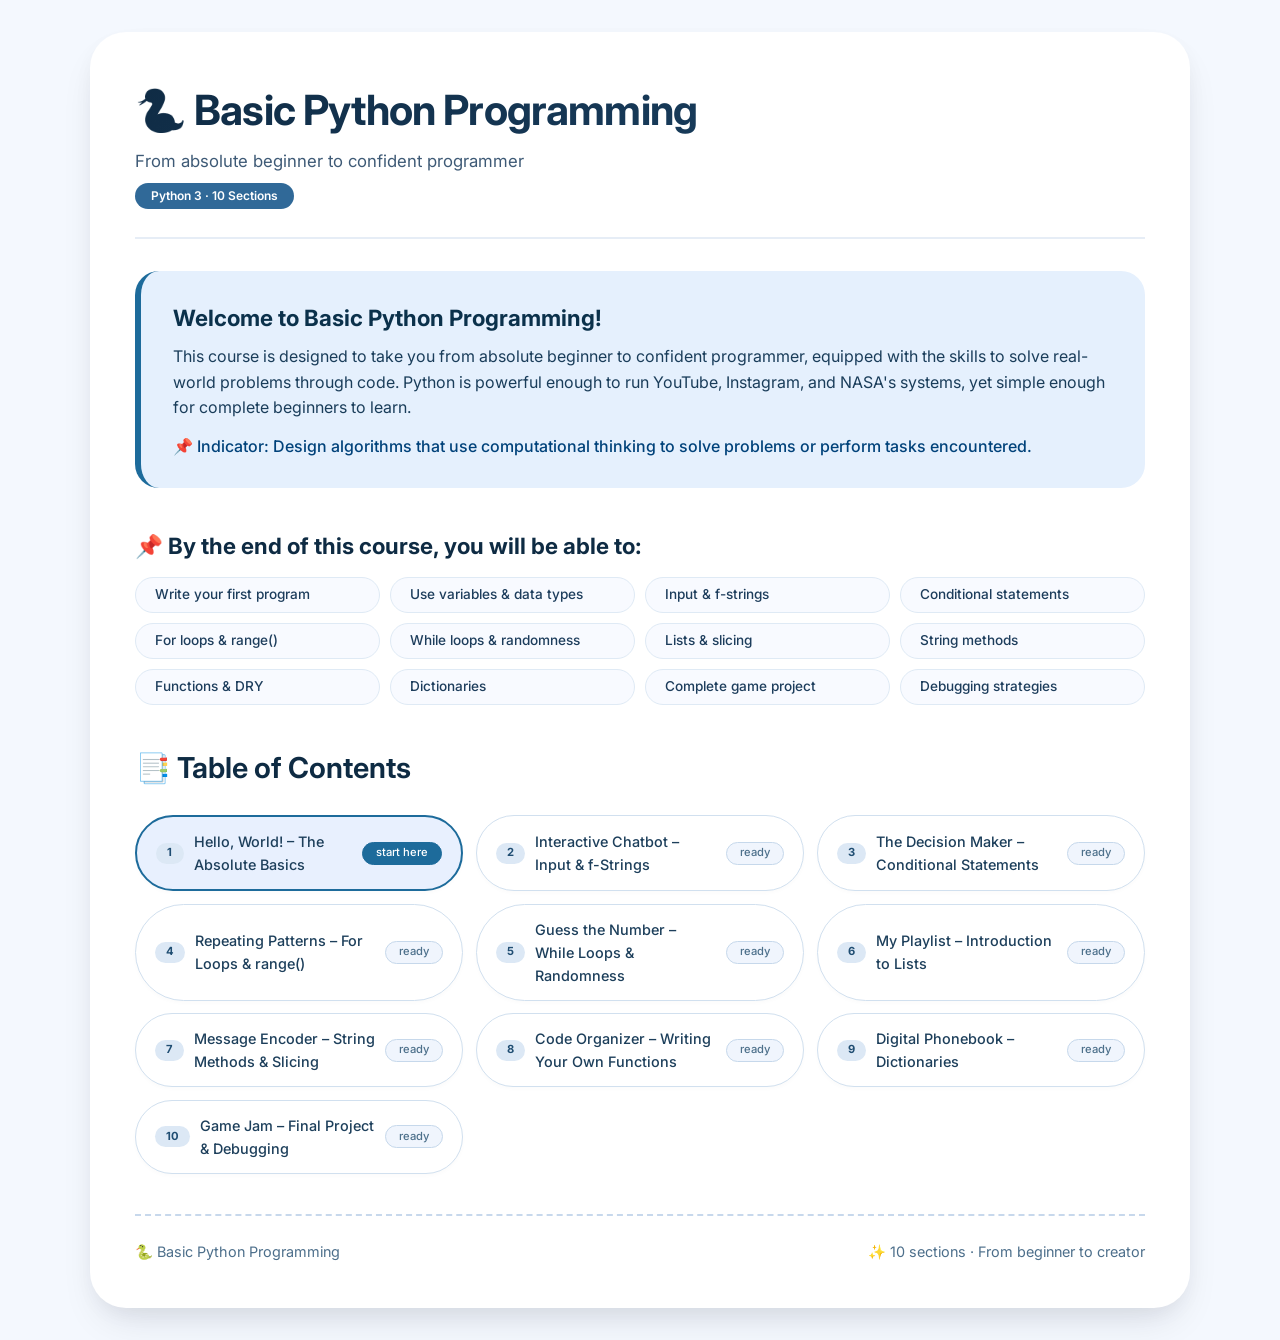
<file: index.html>
<!DOCTYPE html>
<html lang="en">
    <head>
        <meta charset="UTF-8">
        <meta name="viewport" content="width=device-width, initial-scale=1.0">
        <title>Basic Python Programming – Course Home</title>
        <link rel="preconnect" href="https://fonts.googleapis.com">
        <link rel="preconnect" href="https://fonts.gstatic.com" crossorigin>
        <link
            href="https://fonts.googleapis.com/css2?family=Inter:opsz,wght@14..32,400;14..32,500;14..32,600;14..32,700&display=swap"
            rel="stylesheet">
        <link rel="stylesheet" href="css/style.css">
        <style>
        * {
            margin: 0;
            padding: 0;
            box-sizing: border-box;
        }

        body {
            background: #f4f8fe;
            font-family: 'Inter', -apple-system, BlinkMacSystemFont, sans-serif;
            color: #152b3c;
            line-height: 1.6;
            padding: 2rem 1rem;
        }

        .container {
            max-width: 1100px;
            margin: 0 auto;
            background: white;
            border-radius: 36px;
            box-shadow: 0 20px 40px -12px rgba(0,20,40,0.12), 0 8px 24px -6px rgba(0,20,40,0.06);
            padding: 2.8rem 2.8rem;
        }

        @media (max-width: 700px) {
            .container { padding: 1.8rem 1.2rem; }
        }

        /* Header */
        .course-header {
            border-bottom: 2px solid #e6edf6;
            padding-bottom: 1.8rem;
            margin-bottom: 2rem;
        }

        .course-header h1 {
            font-size: 2.6rem;
            font-weight: 700;
            letter-spacing: -0.02em;
            background: linear-gradient(145deg, #0f2b44, #1d4568);
            -webkit-background-clip: text;
            background-clip: text;
            color: transparent;
        }

        .course-header .subhead {
            font-size: 1.05rem;
            color: #3e5a76;
            margin-top: 0.3rem;
        }

        .course-header .badge {
            display: inline-block;
            background: #306998;
            color: white;
            padding: 0.2rem 1rem;
            border-radius: 40px;
            font-size: 0.75rem;
            font-weight: 600;
            margin-top: 0.5rem;
        }

        /* Intro Box */
        .intro-box {
            background: #e5f0fd;
            padding: 1.8rem 2rem;
            border-radius: 24px;
            border-left: 6px solid #1d6b9b;
            margin-bottom: 2.5rem;
        }

        .intro-box h2 {
            font-size: 1.4rem;
            color: #0b314b;
            margin-bottom: 0.5rem;
        }

        .intro-box p {
            color: #1a3d5a;
        }

        /* TOC */
        .toc-section h2 {
            font-size: 1.8rem;
            font-weight: 650;
            color: #0e2b43;
            margin-bottom: 1.5rem;
        }

        .toc-grid {
            display: grid;
            grid-template-columns: repeat(auto-fill, minmax(280px, 1fr));
            gap: 0.8rem;
        }

        .toc-item {
            display: flex;
            align-items: center;
            gap: 0.6rem;
            background: white;
            padding: 0.8rem 1.2rem;
            border-radius: 60px;
            border: 1px solid #d1e0ef;
            font-weight: 500;
            color: #1d3f5b;
            text-decoration: none;
            transition: all 0.2s ease;
            box-shadow: 0 2px 4px rgba(0,0,0,0.02);
        }

        .toc-item:hover {
            background: #e8f0fe;
            border-color: #1d6b9b;
            transform: translateX(4px);
            box-shadow: 0 4px 12px rgba(29, 107, 155, 0.15);
        }

        .toc-item .num {
            background: #dce8f5;
            border-radius: 40px;
            padding: 0.1rem 0.7rem;
            font-size: 0.7rem;
            font-weight: 700;
            color: #1f4d72;
            min-width: 28px;
            text-align: center;
        }

        .toc-item .label {
            flex: 1;
            font-size: 0.9rem;
        }

        .toc-item .status {
            font-size: 0.7rem;
            color: #4d708b;
            background: #f0f5fd;
            padding: 0.1rem 0.8rem;
            border-radius: 40px;
            border: 1px solid #c6d8eb;
        }

        .toc-item.current {
            background: #e8f0fe;
            border: 2px solid #1d6b9b;
        }

        .toc-item.current .status {
            background: #1d6b9b;
            color: white;
            border-color: #1d6b9b;
        }

        /* Learning Outcomes */
        .outcomes-section {
            margin: 2.5rem 0;
        }

        .outcomes-section h2 {
            font-size: 1.4rem;
            color: #0e2b43;
            margin-bottom: 0.8rem;
        }

        .outcomes-grid {
            display: grid;
            grid-template-columns: repeat(auto-fill, minmax(200px, 1fr));
            gap: 0.6rem;
        }

        .outcome-pill {
            background: #f8faff;
            border-radius: 40px;
            padding: 0.4rem 1.2rem;
            border: 1px solid #dfeaf5;
            font-size: 0.85rem;
            font-weight: 500;
            color: #1d3d5c;
        }

        /* Footer */
        .footer {
            margin-top: 2.5rem;
            padding-top: 1.5rem;
            border-top: 2px dashed #c7d8ec;
            font-size: 0.9rem;
            color: #4d6f8b;
            display: flex;
            justify-content: space-between;
            flex-wrap: wrap;
            gap: 0.5rem;
        }

        .footer a {
            color: #1d6b9b;
            text-decoration: none;
        }
    </style>
    </head>
    <body>
        <div class="container">
            <!-- Course Header -->
            <div class="course-header">
                <h1>🐍 Basic Python Programming</h1>
                <div class="subhead">From absolute beginner to confident
                    programmer</div>
                <span class="badge">Python 3 · 10 Sections</span>
            </div>

            <!-- Intro -->
            <div class="intro-box">
                <h2>Welcome to Basic Python Programming!</h2>
                <p>
                    This course is designed to take you from absolute beginner
                    to confident programmer,
                    equipped with the skills to solve real-world problems
                    through code.
                    Python is powerful enough to run YouTube, Instagram, and
                    NASA's systems,
                    yet simple enough for complete beginners to learn.
                </p>
                <p
                    style="margin-top: 0.8rem; font-weight: 500; color: #00427a;">
                    📌 Indicator: Design algorithms that use computational
                    thinking to solve problems or perform tasks encountered.
                </p>
            </div>

            <!-- Learning Outcomes -->
            <div class="outcomes-section">
                <h2>📌 By the end of this course, you will be able to:</h2>
                <div class="outcomes-grid">
                    <span class="outcome-pill">Write your first program</span>
                    <span class="outcome-pill">Use variables &amp; data
                        types</span>
                    <span class="outcome-pill">Input &amp; f-strings</span>
                    <span class="outcome-pill">Conditional statements</span>
                    <span class="outcome-pill">For loops &amp; range()</span>
                    <span class="outcome-pill">While loops &amp;
                        randomness</span>
                    <span class="outcome-pill">Lists &amp; slicing</span>
                    <span class="outcome-pill">String methods</span>
                    <span class="outcome-pill">Functions &amp; DRY</span>
                    <span class="outcome-pill">Dictionaries</span>
                    <span class="outcome-pill">Complete game project</span>
                    <span class="outcome-pill">Debugging strategies</span>
                </div>
            </div>

            <!-- Table of Contents -->
            <div class="toc-section">
                <h2>📑 Table of Contents</h2>
                <div class="toc-grid">
                    <a href="section1-hello-world.html"
                        class="toc-item current">
                        <span class="num">1</span>
                        <span class="label">Hello, World! – The Absolute
                            Basics</span>
                        <span class="status">start here</span>
                    </a>
                    <a href="section2-input-fstrings.html" class="toc-item">
                        <span class="num">2</span>
                        <span class="label">Interactive Chatbot – Input &amp;
                            f-Strings</span>
                        <span class="status">ready</span>
                    </a>
                    <a href="section3-conditional-statements.html"
                        class="toc-item">
                        <span class="num">3</span>
                        <span class="label">The Decision Maker – Conditional
                            Statements</span>
                        <span class="status">ready</span>
                    </a>
                    <a href="section4-for-loops.html" class="toc-item">
                        <span class="num">4</span>
                        <span class="label">Repeating Patterns – For Loops &amp;
                            range()</span>
                        <span class="status">ready</span>
                    </a>
                    <a href="section5-while-loops-random.html" class="toc-item">
                        <span class="num">5</span>
                        <span class="label">Guess the Number – While Loops &amp;
                            Randomness</span>
                        <span class="status">ready</span>
                    </a>
                    <a href="section6-lists.html" class="toc-item">
                        <span class="num">6</span>
                        <span class="label">My Playlist – Introduction to
                            Lists</span>
                        <span class="status">ready</span>
                    </a>
                    <a href="section7-string-methods.html" class="toc-item">
                        <span class="num">7</span>
                        <span class="label">Message Encoder – String Methods
                            &amp; Slicing</span>
                        <span class="status">ready</span>
                    </a>
                    <a href="section8-functions.html" class="toc-item">
                        <span class="num">8</span>
                        <span class="label">Code Organizer – Writing Your Own
                            Functions</span>
                        <span class="status">ready</span>
                    </a>
                    <a href="section9-dictionaries.html" class="toc-item">
                        <span class="num">9</span>
                        <span class="label">Digital Phonebook –
                            Dictionaries</span>
                        <span class="status">ready</span>
                    </a>
                    <a href="section10-final-project-debugging.html"
                        class="toc-item">
                        <span class="num">10</span>
                        <span class="label">Game Jam – Final Project &amp;
                            Debugging</span>
                        <span class="status">ready</span>
                    </a>
                </div>
            </div>

            <!-- Footer -->
            <div class="footer">
                <span>🐍 Basic Python Programming</span>
                <span>✨ 10 sections · From beginner to creator</span>
            </div>
        </div>
    </body>
</html>
</file>
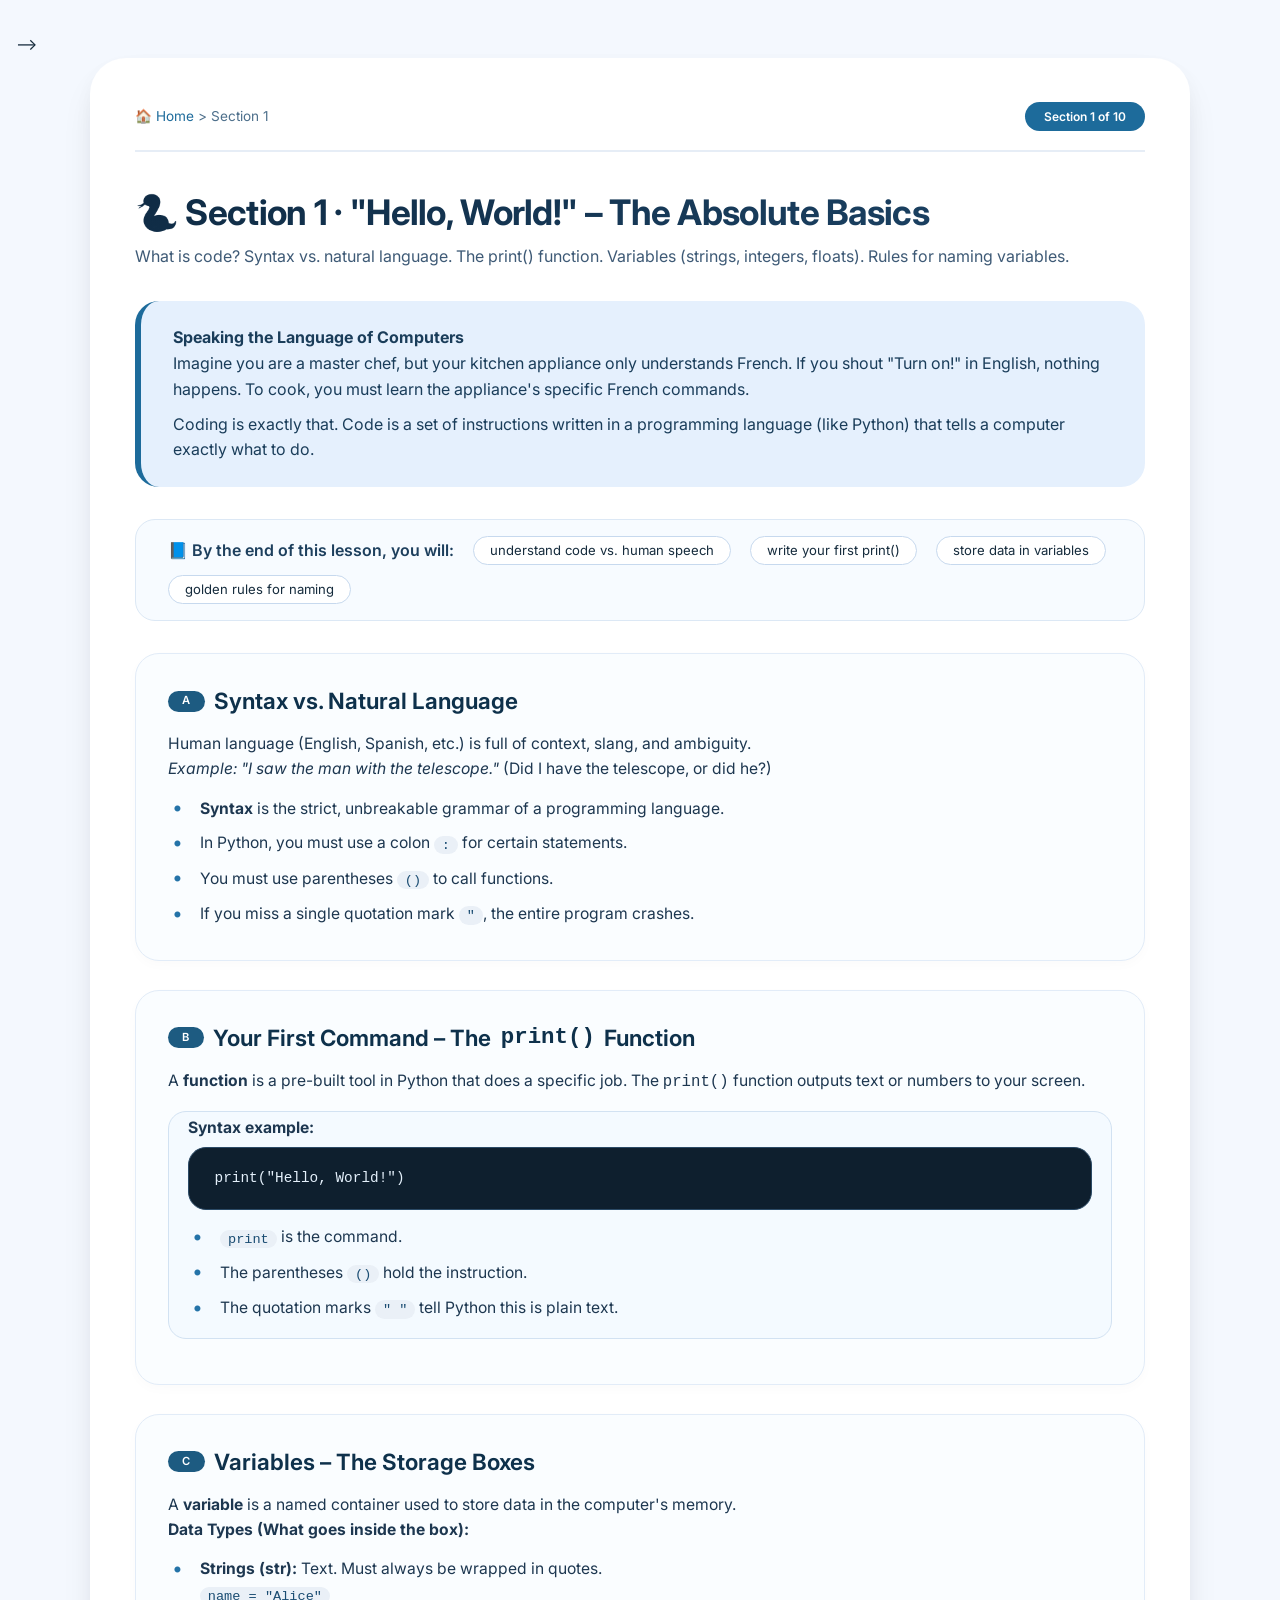
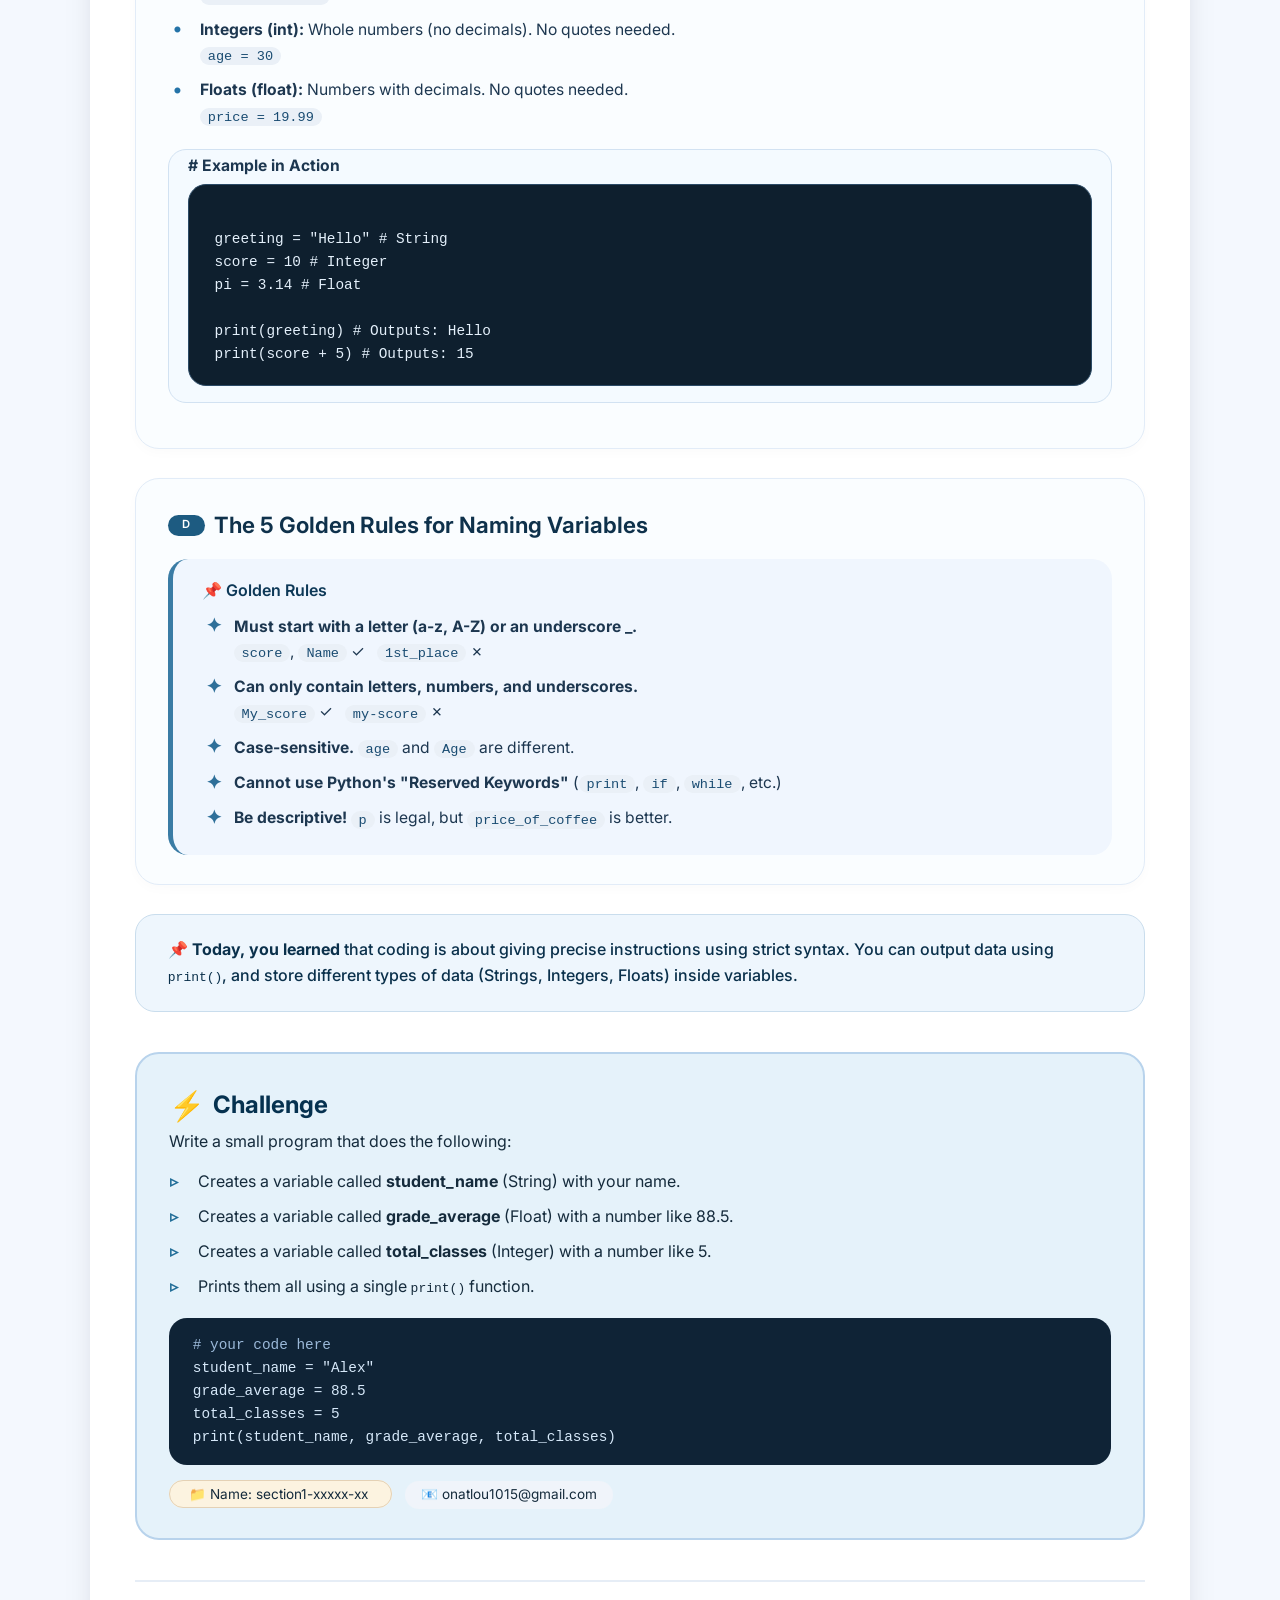
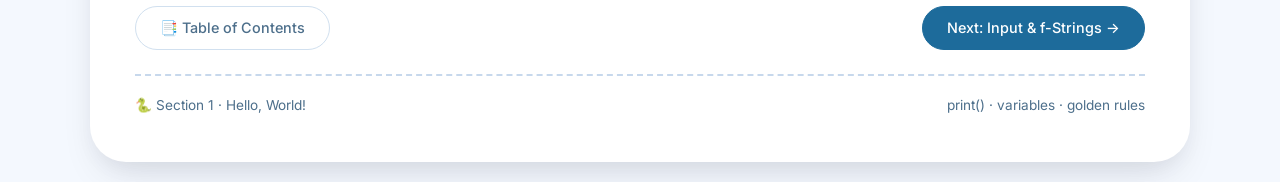
<file: section1-hello-world.html>
<!DOCTYPE html>
<html lang="en">
    <head>
        <meta charset="UTF-8">
        <meta name="viewport" content="width=device-width, initial-scale=1.0">
        <title>Section 1 – Hello, World! | Basic Python</title>
        <link rel="preconnect" href="https://fonts.googleapis.com">
        <link rel="preconnect" href="https://fonts.gstatic.com" crossorigin>
        <link
            href="https://fonts.googleapis.com/css2?family=Inter:opsz,wght@14..32,400;14..32,500;14..32,600;14..32,700&display=swap"
            rel="stylesheet"> -->
        <link rel="stylesheet" href="css/style.css">
    </head>
    <body>
        <div class="container">
            <!-- Top Navigation -->
            <div class="top-nav">
                <div class="breadcrumb">
                    <a href="index.html">🏠 Home</a> &gt; Section 1
                </div>
                <span class="section-badge">Section 1 of 10</span>
            </div>

            <!-- Section Header -->
            <div class="section-header">
                <h1>🐍 Section 1 · "Hello, World!" – The Absolute Basics</h1>
                <div class="subtitle">What is code? Syntax vs. natural language.
                    The print() function. Variables (strings, integers, floats).
                    Rules for naming variables.</div>
            </div>

            <!-- Intro -->
            <div class="intro-block">
                <p><strong>Speaking the Language of Computers</strong></p>
                <p>Imagine you are a master chef, but your kitchen appliance
                    only understands French. If you shout "Turn on!" in English,
                    nothing happens. To cook, you must learn the appliance's
                    specific French commands.</p>
                <p style="margin-top: 0.6rem;">Coding is exactly that. Code is a
                    set of instructions written in a programming language (like
                    Python) that tells a computer exactly what to do.</p>
            </div>

            <!-- Learning Outcomes -->
            <div class="learning-outcomes">
                <span class="label">📘 By the end of this lesson, you
                    will:</span>
                <span class="pill">understand code vs. human speech</span>
                <span class="pill">write your first print()</span>
                <span class="pill">store data in variables</span>
                <span class="pill">golden rules for naming</span>
            </div>

            <!-- Part A -->
            <div class="part">
                <h2><span class="part-label">A</span> Syntax vs. Natural
                    Language</h2>
                <p>Human language (English, Spanish, etc.) is full of context,
                    slang, and ambiguity.</p>
                <p><em>Example: "I saw the man with the telescope."</em> (Did I
                    have the telescope, or did he?)</p>
                <ul>
                    <li><strong>Syntax</strong> is the strict, unbreakable
                        grammar of a programming language.</li>
                    <li>In Python, you must use a colon <span
                            class="inline-code">:</span> for certain
                        statements.</li>
                    <li>You must use parentheses <span
                            class="inline-code">()</span> to call
                        functions.</li>
                    <li>If you miss a single quotation mark <span
                            class="inline-code">"</span>, the entire program
                        crashes.</li>
                </ul>
            </div>

            <!-- Part B -->
            <div class="part">
                <h2><span class="part-label">B</span> Your First Command – The
                    <code>print()</code> Function</h2>
                <p>A <strong>function</strong> is a pre-built tool in Python
                    that does a specific job. The <code>print()</code> function
                    outputs text or numbers to your screen.</p>
                <div class="example-box">
                    <p><strong>Syntax example:</strong></p>
                    <div class="code-block">print("Hello, World!")</div>
                    <ul>
                        <li><span class="inline-code">print</span> is the
                            command.</li>
                        <li>The parentheses <span class="inline-code">()</span>
                            hold the instruction.</li>
                        <li>The quotation marks <span
                                class="inline-code">" "</span> tell Python this
                            is plain text.</li>
                    </ul>
                </div>
            </div>

            <!-- Part C -->
            <div class="part">
                <h2><span class="part-label">C</span> Variables – The Storage
                    Boxes</h2>
                <p>A <strong>variable</strong> is a named container used to
                    store data in the computer's memory.</p>
                <p><strong>Data Types (What goes inside the box):</strong></p>
                <ul>
                    <li><strong>Strings (str):</strong> Text. Must always be
                        wrapped in quotes.<br>
                        <span class="inline-code">name = "Alice"</span></li>
                    <li><strong>Integers (int):</strong> Whole numbers (no
                        decimals). No quotes needed.<br>
                        <span class="inline-code">age = 30</span></li>
                    <li><strong>Floats (float):</strong> Numbers with decimals.
                        No quotes needed.<br>
                        <span class="inline-code">price = 19.99</span></li>
                </ul>

                <div class="example-box">
                    <p><strong># Example in Action</strong></p>
                    <div class="code-block">
greeting = "Hello" # String
score = 10 # Integer
pi = 3.14 # Float

print(greeting) # Outputs: Hello
print(score + 5) # Outputs: 15</div>
                </div>
            </div>

            <!-- Part D - Golden Rules -->
            <div class="part">
                <h2><span class="part-label">D</span> The 5 Golden Rules for
                    Naming Variables</h2>
                <div class="golden-rules">
                    <h4>📌 Golden Rules</h4>
                    <ul>
                        <li><strong>Must start with a letter (a-z, A-Z) or an
                                underscore _.</strong><br>
                            <span class="inline-code">score</span>, <span
                                class="inline-code">Name</span> ✓ &nbsp; <span
                                class="inline-code">1st_place</span> ✗</li>
                        <li><strong>Can only contain letters, numbers, and
                                underscores.</strong><br>
                            <span class="inline-code">My_score</span> ✓ &nbsp;
                            <span class="inline-code">my-score</span> ✗</li>
                        <li><strong>Case-sensitive.</strong> <span
                                class="inline-code">age</span> and <span
                                class="inline-code">Age</span> are
                            different.</li>
                        <li><strong>Cannot use Python's
                                "Reserved Keywords"</strong> (<span
                                class="inline-code">print</span>, <span
                                class="inline-code">if</span>, <span
                                class="inline-code">while</span>, etc.)</li>
                        <li><strong>Be descriptive!</strong> <span
                                class="inline-code">p</span> is legal, but <span
                                class="inline-code">price_of_coffee</span> is
                            better.</li>
                    </ul>
                </div>
            </div>

            <!-- Recap -->
            <div
                style="background: #eef6fd; border-radius: 20px; padding: 1.4rem 2rem; margin: 1.2rem 0; border: 1px solid #c9dded;">
                <p style="font-weight: 500; color: #0a304b;">📌 <strong>Today,
                        you learned</strong> that coding is about giving precise
                    instructions using strict syntax. You can output data using
                    <code>print()</code>, and store different types of data
                    (Strings, Integers, Floats) inside variables.</p>
            </div>

            <!-- Challenge -->
            <div class="challenge-box">
                <h3>Challenge</h3>
                <p>Write a small program that does the following:</p>
                <ul>
                    <li>Creates a variable called <strong>student_name</strong>
                        (String) with your name.</li>
                    <li>Creates a variable called <strong>grade_average</strong>
                        (Float) with a number like 88.5.</li>
                    <li>Creates a variable called <strong>total_classes</strong>
                        (Integer) with a number like 5.</li>
                    <li>Prints them all using a single <code>print()</code>
                        function.</li>
                </ul>
                <div
                    style="margin-top: 0.8rem; background: #0f2336; border-radius: 18px; padding: 1rem 1.5rem; color: #d6e8f9; font-family: monospace; font-size: 0.9rem; overflow-x: auto;">
                    <span style="color: #9bb9d9;"># your code here</span><br>
                    student_name = "Alex"<br>
                    grade_average = 88.5<br>
                    total_classes = 5<br>
                    print(student_name, grade_average, total_classes)
                </div>
                <div style="margin-top: 1rem;">
                    <span
                        style="background: #fcf3e0; padding: 0.3rem 1.2rem; border-radius: 40px; font-size: 0.85rem; border: 1px solid #e4d1b5;">
                        📁 Name: section1-xxxxx-xx
                    </span>
                    <span
                        style="display: inline-block; margin-left: 0.8rem; background: #f0f4fa; padding: 0.2rem 1rem; border-radius: 30px; font-size: 0.85rem;">
                        📧 onatlou1015@gmail.com
                    </span>
                </div>
            </div>

            <!-- Navigation -->
            <div class="nav-links">
                <a href="index.html" class="toc-link">📑 Table of Contents</a>
                <a href="section2-input-fstrings.html" class="next">Next: Input
                    &amp; f-Strings →</a>
            </div>

            <!-- Footer -->
            <div class="section-footer">
                <span>🐍 Section 1 · Hello, World!</span>
                <span>print() · variables · golden rules</span>
            </div>
        </div>
    </body>
</html>
</file>
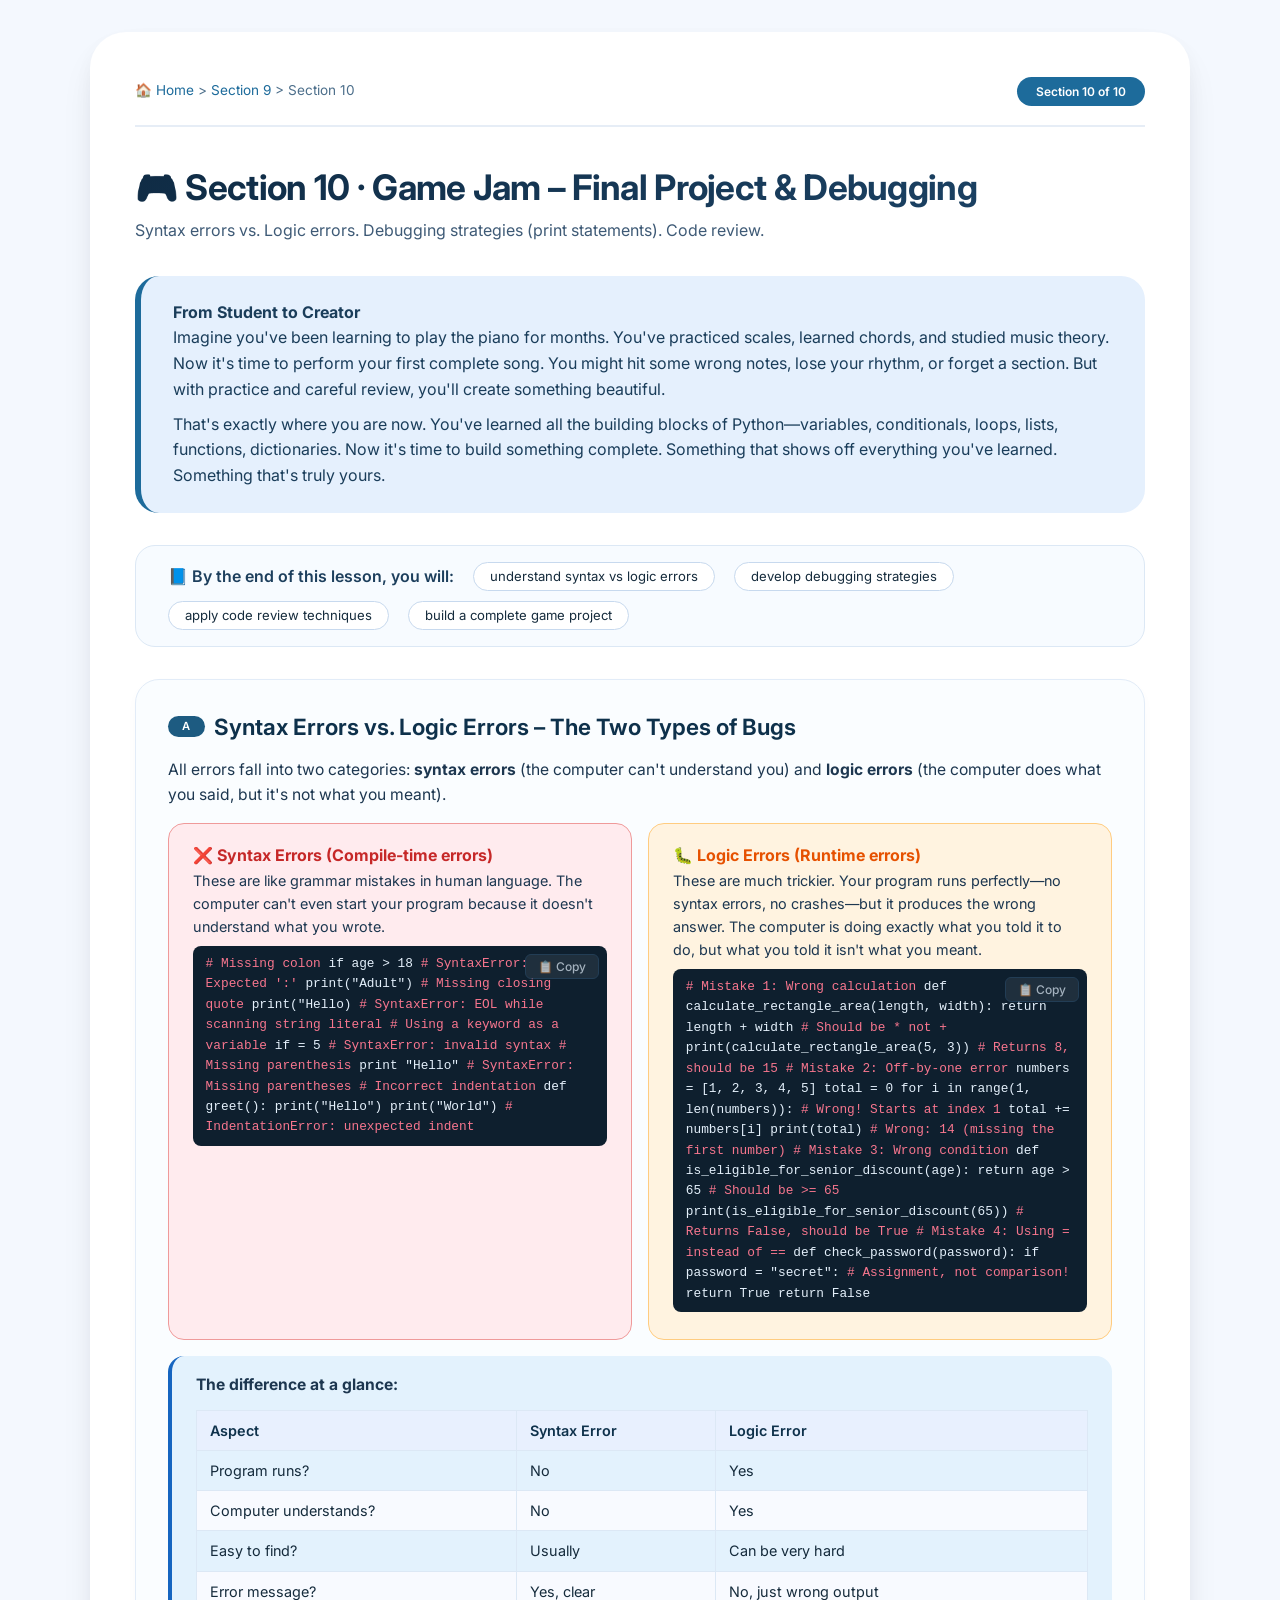
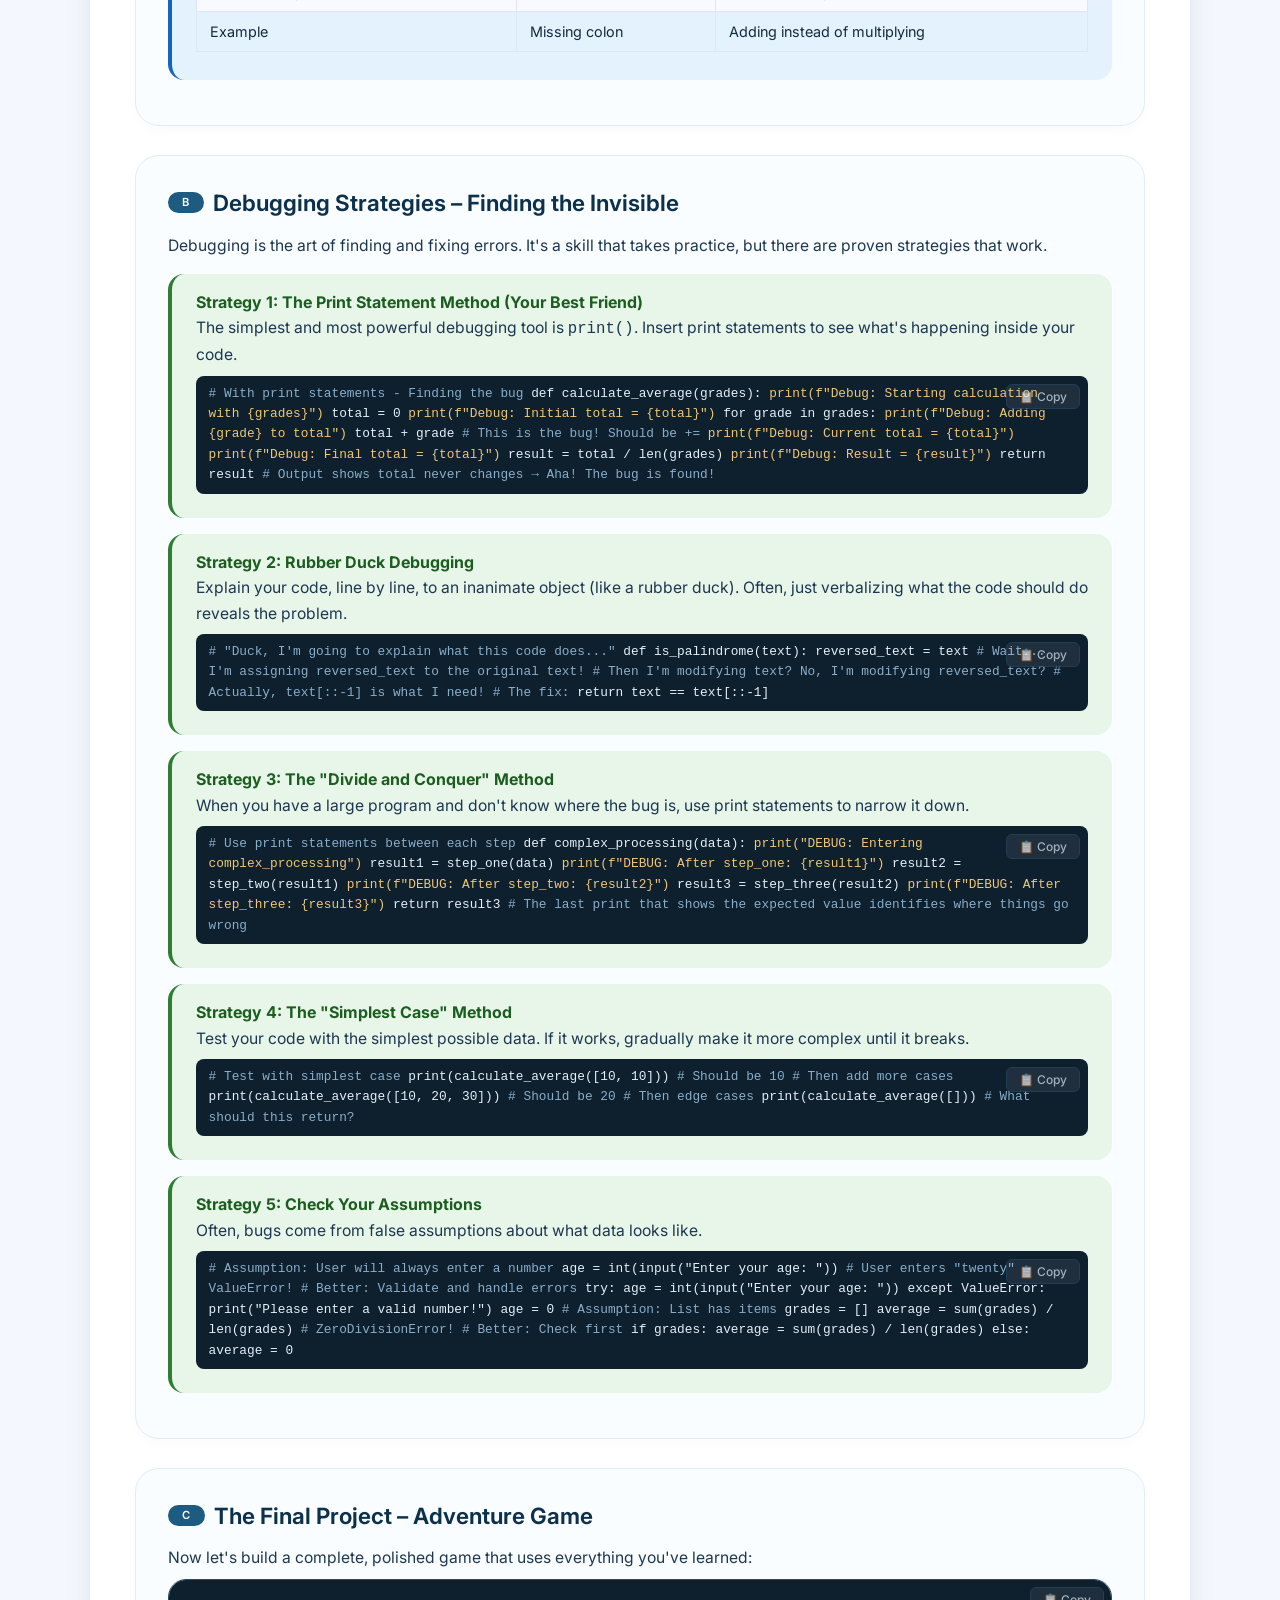
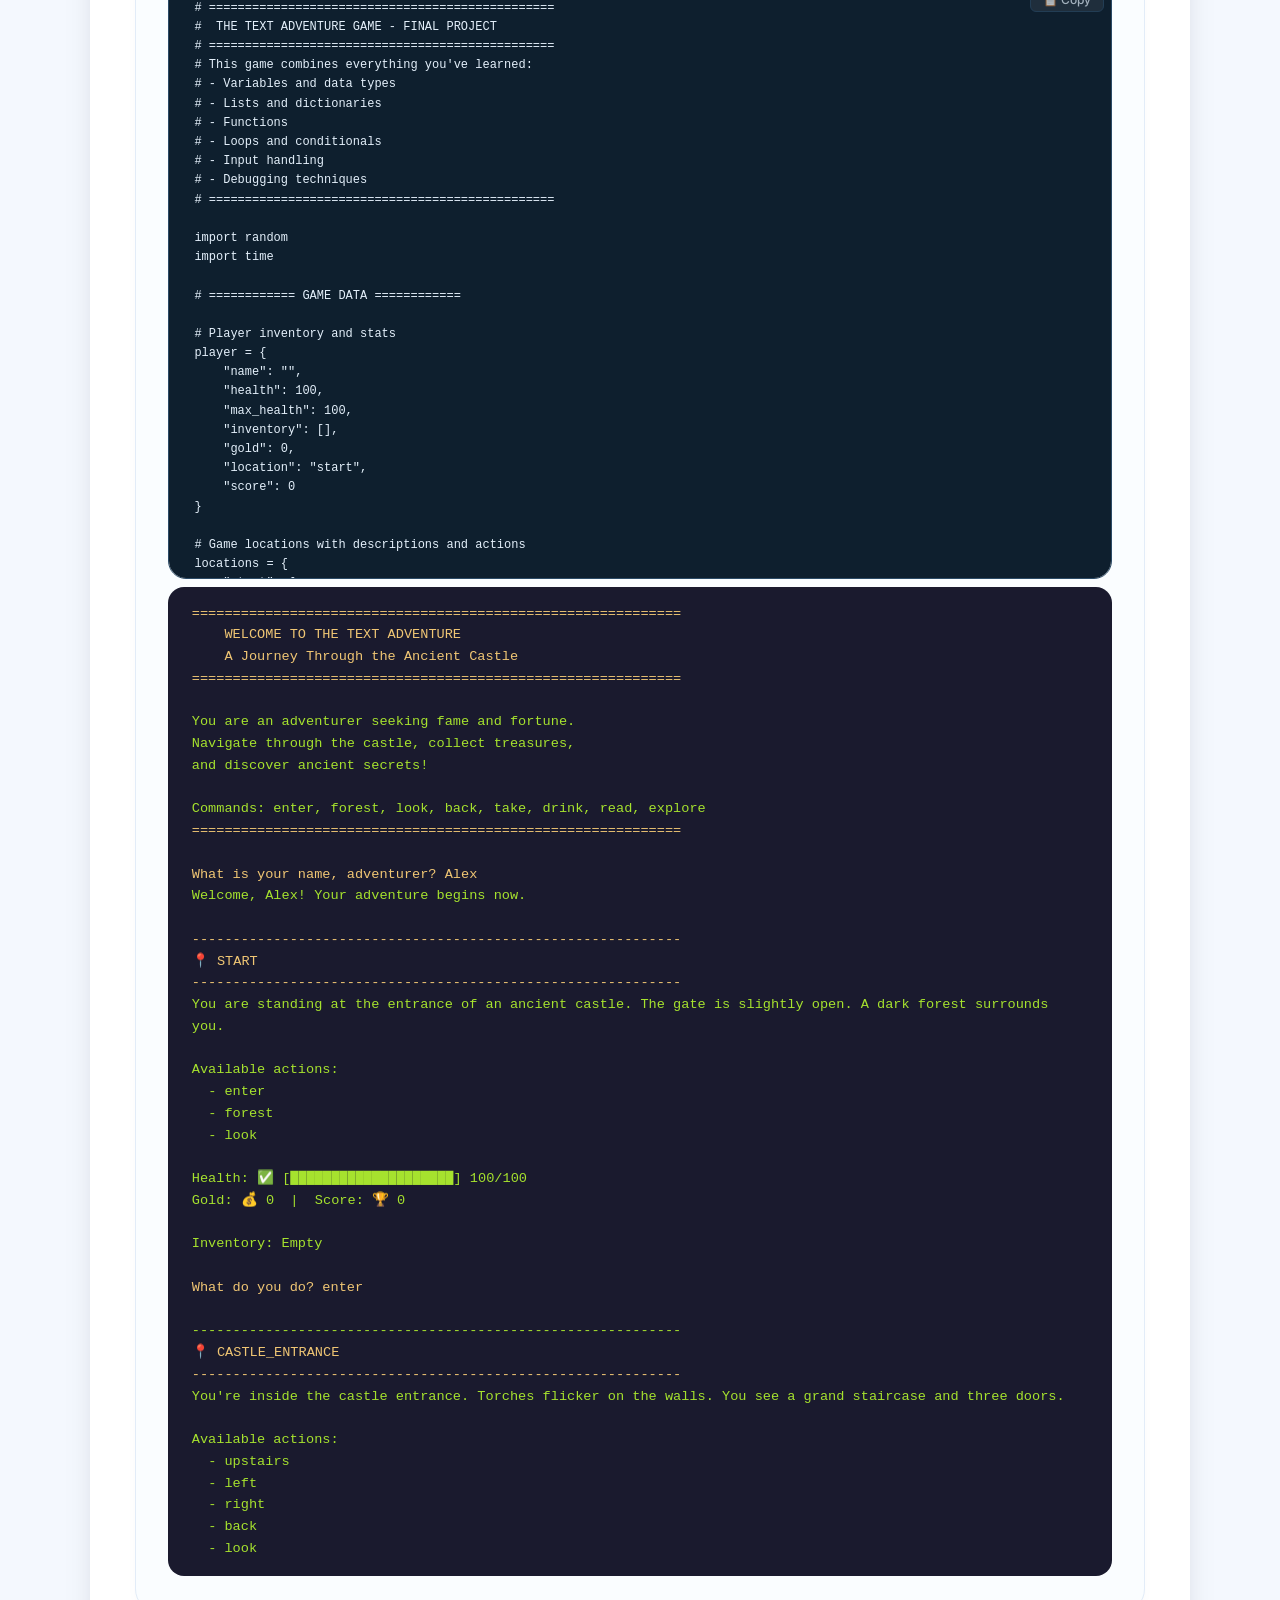
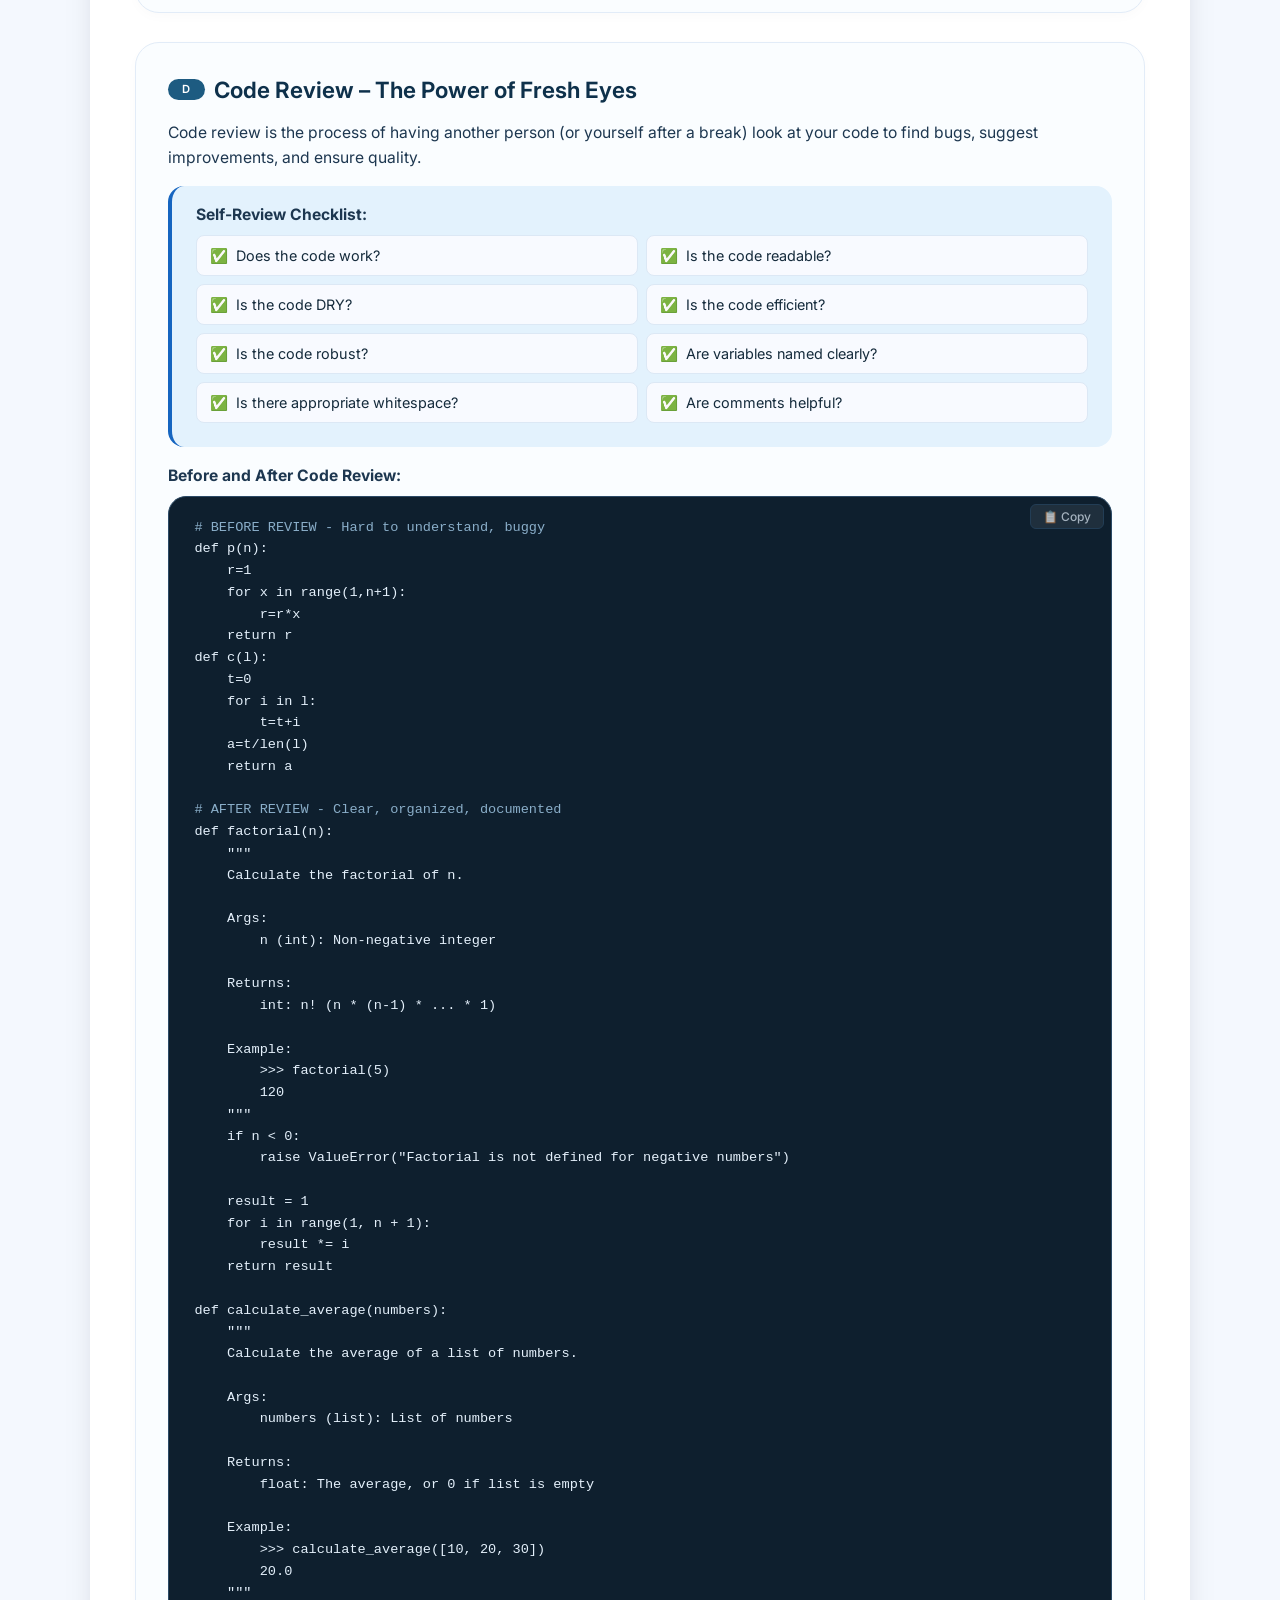
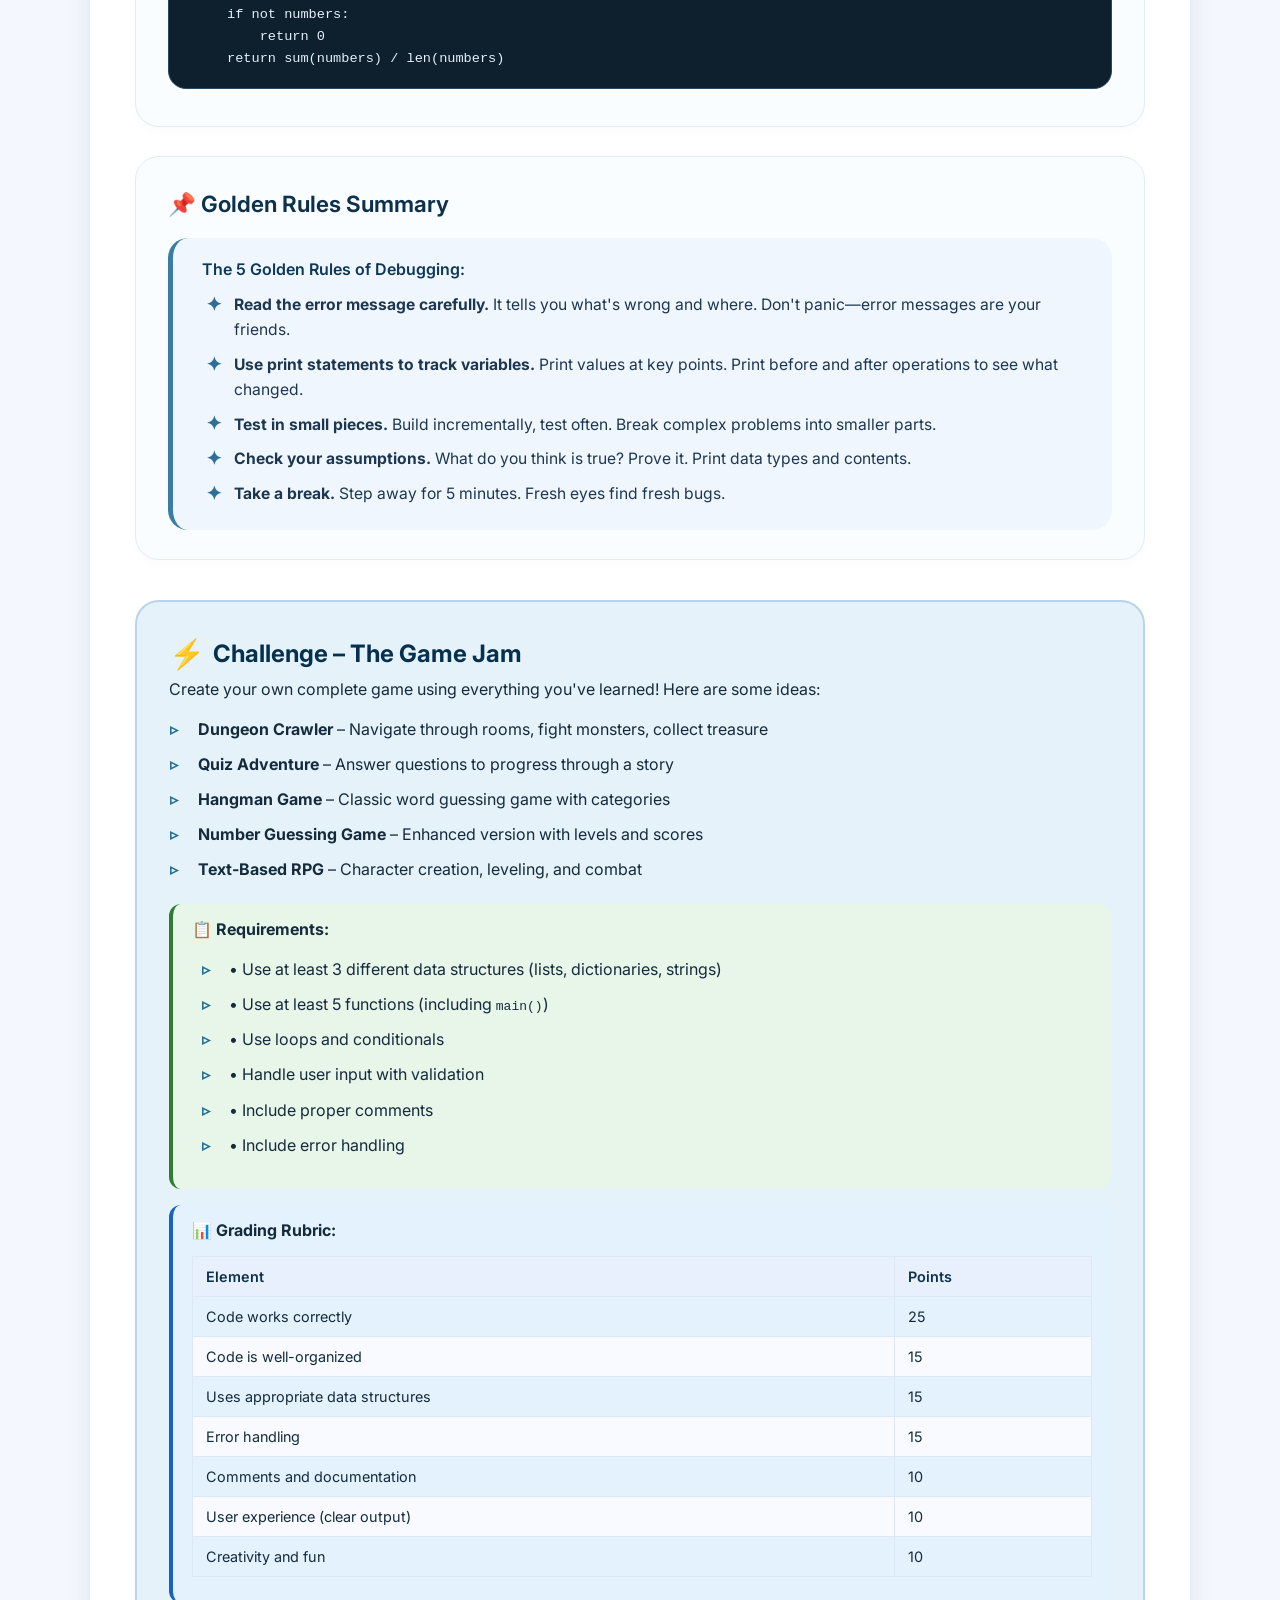
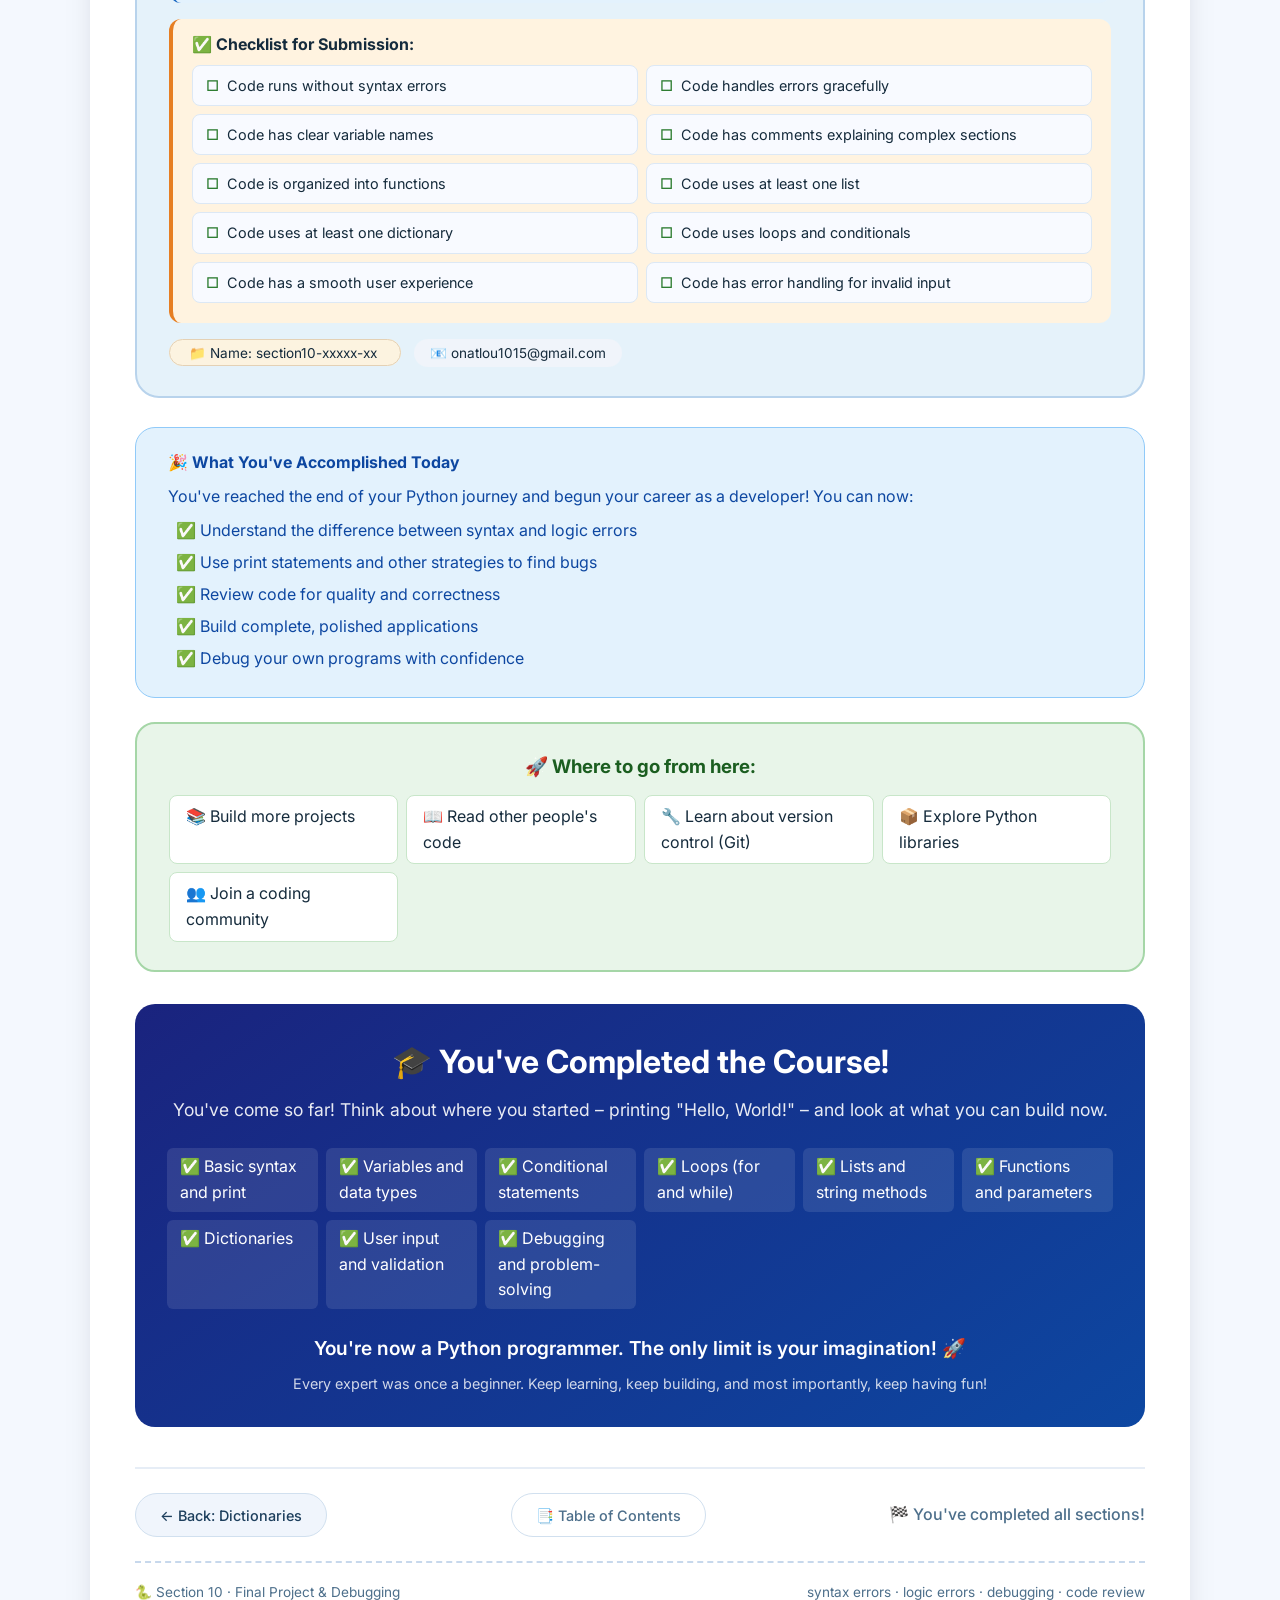
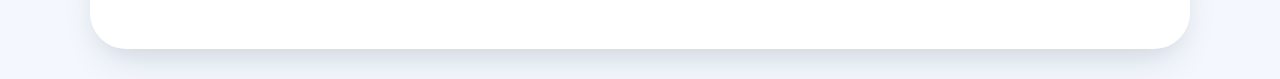
<file: section10-final-project-debugging.html>
<!DOCTYPE html>
<html lang="en">
<head>
    <meta charset="UTF-8">
    <meta name="viewport" content="width=device-width, initial-scale=1.0">
    <title>Section 10 – Final Project & Debugging | Basic Python</title>
    <link rel="preconnect" href="https://fonts.googleapis.com">
    <link rel="preconnect" href="https://fonts.gstatic.com" crossorigin>
    <link href="https://fonts.googleapis.com/css2?family=Inter:opsz,wght@14..32,400;14..32,500;14..32,600;14..32,700&display=swap" rel="stylesheet">
    <link rel="stylesheet" href="css/style.css">
    <style>
        /* ===== COPY BUTTON STYLES ===== */
        .code-wrapper {
            position: relative;
            margin: 0.5rem 0;
        }
        .code-wrapper .code-block {
            margin: 0;
            padding-right: 70px;
        }
        .copy-btn {
            position: absolute;
            top: 8px;
            right: 8px;
            background: rgba(255,255,255,0.1);
            color: #e4f0fb;
            border: 1px solid #2b4a66;
            border-radius: 6px;
            padding: 4px 12px;
            font-size: 0.75rem;
            cursor: pointer;
            transition: all 0.2s ease;
            font-family: 'Inter', sans-serif;
            font-weight: 500;
            opacity: 0.7;
            z-index: 10;
        }
        .copy-btn:hover {
            background: rgba(255,255,255,0.2);
            opacity: 1;
            border-color: #4a7a9a;
        }
        .copy-btn.copied {
            background: #2e7d32;
            border-color: #2e7d32;
            color: white;
            opacity: 1;
        }
        .copy-btn.copied::after {
            content: " ✓";
        }

        .debug-grid {
            display: grid;
            grid-template-columns: 1fr 1fr;
            gap: 1rem;
            margin: 1rem 0;
        }
        @media (max-width: 700px) {
            .debug-grid {
                grid-template-columns: 1fr;
            }
        }
        .debug-card {
            border-radius: 16px;
            padding: 1.2rem 1.5rem;
        }
        .debug-card.syntax {
            background: #ffebee;
            border: 1px solid #ef9a9a;
        }
        .debug-card.logic {
            background: #fff3e0;
            border: 1px solid #ffcc80;
        }
        .debug-card.syntax h4 { color: #c62828; }
        .debug-card.logic h4 { color: #e65100; }
        .debug-card .code {
            background: #0e1f2e;
            color: #e4f0fb;
            padding: 0.5rem 0.8rem;
            border-radius: 8px;
            font-family: monospace;
            font-size: 0.8rem;
            margin-top: 0.3rem;
            overflow-x: auto;
        }
        .debug-card .code .error {
            color: #f7768e;
        }

        .strategy-box {
            background: #e8f5e9;
            border-radius: 16px;
            padding: 1rem 1.5rem;
            border-left: 4px solid #2e7d32;
            margin: 1rem 0;
        }
        .strategy-box h4 {
            color: #1b5e20;
        }
        .strategy-box .code {
            background: #0e1f2e;
            color: #e4f0fb;
            padding: 0.5rem 0.8rem;
            border-radius: 8px;
            font-family: monospace;
            font-size: 0.8rem;
            margin-top: 0.3rem;
            overflow-x: auto;
        }
        .strategy-box .code .debug {
            color: #f0c674;
        }
        .strategy-box .code .comment {
            color: #8aaec9;
        }

        .game-output {
            background: #1a1a2e;
            border-radius: 16px;
            padding: 1rem 1.5rem;
            color: #d6e8f9;
            font-family: 'JetBrains Mono', monospace;
            font-size: 0.85rem;
            margin: 0.5rem 0;
            overflow-x: auto;
            white-space: pre-wrap;
        }
        .game-output .prompt {
            color: #f0c674;
        }
        .game-output .output {
            color: #a6e22e;
        }
        .game-output .highlight {
            color: #f7768e;
        }

        .review-checklist {
            display: grid;
            grid-template-columns: 1fr 1fr;
            gap: 0.5rem;
            margin: 0.5rem 0;
        }
        @media (max-width: 600px) {
            .review-checklist {
                grid-template-columns: 1fr;
            }
        }
        .review-checklist .item {
            background: #f8faff;
            padding: 0.5rem 0.8rem;
            border-radius: 8px;
            border: 1px solid #dce8f5;
            font-size: 0.9rem;
            display: flex;
            align-items: center;
            gap: 0.5rem;
        }
        .review-checklist .item .check {
            color: #2e7d32;
            font-weight: 700;
        }

        .rubric-table {
            width: 100%;
            border-collapse: collapse;
            margin: 0.8rem 0;
            font-size: 0.9rem;
        }
        .rubric-table th,
        .rubric-table td {
            border: 1px solid #dce8f5;
            padding: 0.5rem 0.8rem;
            text-align: left;
        }
        .rubric-table th {
            background: #e8f0fe;
            color: #0e314b;
            font-weight: 600;
        }
        .rubric-table tr:nth-child(even) {
            background: #f8faff;
        }

        .warning-box {
            background: #fff3e0;
            border-radius: 16px;
            padding: 1rem 1.5rem;
            border-left: 4px solid #e67e22;
            margin: 1rem 0;
        }
        .warning-box code {
            background: #fce4d6;
            padding: 0.1rem 0.4rem;
            border-radius: 4px;
            color: #bf360c;
        }

        .info-box {
            background: #e3f2fd;
            border-radius: 16px;
            padding: 1rem 1.5rem;
            border-left: 4px solid #1565c0;
            margin: 1rem 0;
        }

        .example-box .code-wrapper {
            margin: 0.5rem 0;
        }
    </style>
</head>
<body>
    <div class="container">
        <!-- Top Navigation -->
        <div class="top-nav">
            <div class="breadcrumb">
                <a href="index.html">🏠 Home</a> &gt; <a href="section9-dictionaries.html">Section 9</a> &gt; Section 10
            </div>
            <span class="section-badge">Section 10 of 10</span>
        </div>

        <!-- Section Header -->
        <div class="section-header">
            <h1>🎮 Section 10 · Game Jam – Final Project &amp; Debugging</h1>
            <div class="subtitle">Syntax errors vs. Logic errors. Debugging strategies (print statements). Code review.</div>
        </div>

        <!-- Intro -->
        <div class="intro-block">
            <p><strong>From Student to Creator</strong></p>
            <p>Imagine you've been learning to play the piano for months. You've practiced scales, learned chords, and studied music theory. Now it's time to perform your first complete song. You might hit some wrong notes, lose your rhythm, or forget a section. But with practice and careful review, you'll create something beautiful.</p>
            <p style="margin-top: 0.6rem;">That's exactly where you are now. You've learned all the building blocks of Python—variables, conditionals, loops, lists, functions, dictionaries. Now it's time to build something complete. Something that shows off everything you've learned. Something that's truly yours.</p>
        </div>

        <!-- Learning Outcomes -->
        <div class="learning-outcomes">
            <span class="label">📘 By the end of this lesson, you will:</span>
            <span class="pill">understand syntax vs logic errors</span>
            <span class="pill">develop debugging strategies</span>
            <span class="pill">apply code review techniques</span>
            <span class="pill">build a complete game project</span>
        </div>

        <!-- Part A: Syntax vs Logic Errors -->
        <div class="part">
            <h2><span class="part-label">A</span> Syntax Errors vs. Logic Errors – The Two Types of Bugs</h2>
            <p>All errors fall into two categories: <strong>syntax errors</strong> (the computer can't understand you) and <strong>logic errors</strong> (the computer does what you said, but it's not what you meant).</p>

            <div class="debug-grid">
                <div class="debug-card syntax">
                    <h4>❌ Syntax Errors (Compile-time errors)</h4>
                    <p style="font-size: 0.9rem;">These are like grammar mistakes in human language. The computer can't even start your program because it doesn't understand what you wrote.</p>
                    <div class="code-wrapper">
                        <button class="copy-btn" onclick="copyCode(this)">📋 Copy</button>
                        <div class="code"><span class="error"># Missing colon</span>
if age > 18   <span class="error"># SyntaxError: Expected ':'</span>
    print("Adult")

<span class="error"># Missing closing quote</span>
print("Hello)   <span class="error"># SyntaxError: EOL while scanning string literal</span>

<span class="error"># Using a keyword as a variable</span>
if = 5   <span class="error"># SyntaxError: invalid syntax</span>

<span class="error"># Missing parenthesis</span>
print "Hello"   <span class="error"># SyntaxError: Missing parentheses</span>

<span class="error"># Incorrect indentation</span>
def greet():
    print("Hello")
  print("World")   <span class="error"># IndentationError: unexpected indent</span></div>
                    </div>
                </div>
                <div class="debug-card logic">
                    <h4>🐛 Logic Errors (Runtime errors)</h4>
                    <p style="font-size: 0.9rem;">These are much trickier. Your program runs perfectly—no syntax errors, no crashes—but it produces the wrong answer. The computer is doing exactly what you told it to do, but what you told it isn't what you meant.</p>
                    <div class="code-wrapper">
                        <button class="copy-btn" onclick="copyCode(this)">📋 Copy</button>
                        <div class="code"><span class="error"># Mistake 1: Wrong calculation</span>
def calculate_rectangle_area(length, width):
    return length + width  <span class="error"># Should be * not +</span>

print(calculate_rectangle_area(5, 3))  <span class="error"># Returns 8, should be 15</span>

<span class="error"># Mistake 2: Off-by-one error</span>
numbers = [1, 2, 3, 4, 5]
total = 0
for i in range(1, len(numbers)):  <span class="error"># Wrong! Starts at index 1</span>
    total += numbers[i]
print(total)  <span class="error"># Wrong: 14 (missing the first number)</span>

<span class="error"># Mistake 3: Wrong condition</span>
def is_eligible_for_senior_discount(age):
    return age > 65  <span class="error"># Should be >= 65</span>

print(is_eligible_for_senior_discount(65))  <span class="error"># Returns False, should be True</span>

<span class="error"># Mistake 4: Using = instead of ==</span>
def check_password(password):
    if password = "secret":  <span class="error"># Assignment, not comparison!</span>
        return True
    return False</div>
                    </div>
                </div>
            </div>

            <div class="info-box">
                <p><strong>The difference at a glance:</strong></p>
                <table class="rubric-table">
                    <thead>
                        <tr>
                            <th>Aspect</th>
                            <th>Syntax Error</th>
                            <th>Logic Error</th>
                        </tr>
                    </thead>
                    <tbody>
                        <tr>
                            <td>Program runs?</td>
                            <td>No</td>
                            <td>Yes</td>
                        </tr>
                        <tr>
                            <td>Computer understands?</td>
                            <td>No</td>
                            <td>Yes</td>
                        </tr>
                        <tr>
                            <td>Easy to find?</td>
                            <td>Usually</td>
                            <td>Can be very hard</td>
                        </tr>
                        <tr>
                            <td>Error message?</td>
                            <td>Yes, clear</td>
                            <td>No, just wrong output</td>
                        </tr>
                        <tr>
                            <td>Example</td>
                            <td>Missing colon</td>
                            <td>Adding instead of multiplying</td>
                        </tr>
                    </tbody>
                </table>
            </div>
        </div>

        <!-- Part B: Debugging Strategies -->
        <div class="part">
            <h2><span class="part-label">B</span> Debugging Strategies – Finding the Invisible</h2>
            <p>Debugging is the art of finding and fixing errors. It's a skill that takes practice, but there are proven strategies that work.</p>

            <div class="strategy-box">
                <h4>Strategy 1: The Print Statement Method (Your Best Friend)</h4>
                <p>The simplest and most powerful debugging tool is <code>print()</code>. Insert print statements to see what's happening inside your code.</p>
                <div class="code-wrapper">
                    <button class="copy-btn" onclick="copyCode(this)">📋 Copy</button>
                    <div class="code"><span class="comment"># With print statements - Finding the bug</span>
def calculate_average(grades):
    <span class="debug">print(f"Debug: Starting calculation with {grades}")</span>
    total = 0
    <span class="debug">print(f"Debug: Initial total = {total}")</span>
    
    for grade in grades:
        <span class="debug">print(f"Debug: Adding {grade} to total")</span>
        total + grade  <span class="comment"># This is the bug! Should be +=</span>
        <span class="debug">print(f"Debug: Current total = {total}")</span>
    
    <span class="debug">print(f"Debug: Final total = {total}")</span>
    result = total / len(grades)
    <span class="debug">print(f"Debug: Result = {result}")</span>
    return result

<span class="comment"># Output shows total never changes → Aha! The bug is found!</span></div>
                </div>
            </div>

            <div class="strategy-box">
                <h4>Strategy 2: Rubber Duck Debugging</h4>
                <p>Explain your code, line by line, to an inanimate object (like a rubber duck). Often, just verbalizing what the code should do reveals the problem.</p>
                <div class="code-wrapper">
                    <button class="copy-btn" onclick="copyCode(this)">📋 Copy</button>
                    <div class="code"><span class="comment"># "Duck, I'm going to explain what this code does..."</span>
def is_palindrome(text):
    reversed_text = text
    <span class="comment"># Wait... I'm assigning reversed_text to the original text!</span>
    <span class="comment"># Then I'm modifying text? No, I'm modifying reversed_text?</span>
    <span class="comment"># Actually, text[::-1] is what I need!</span>
    
    <span class="comment"># The fix:</span>
    return text == text[::-1]</div>
                </div>
            </div>

            <div class="strategy-box">
                <h4>Strategy 3: The "Divide and Conquer" Method</h4>
                <p>When you have a large program and don't know where the bug is, use print statements to narrow it down.</p>
                <div class="code-wrapper">
                    <button class="copy-btn" onclick="copyCode(this)">📋 Copy</button>
                    <div class="code"><span class="comment"># Use print statements between each step</span>
def complex_processing(data):
    <span class="debug">print("DEBUG: Entering complex_processing")</span>
    
    result1 = step_one(data)
    <span class="debug">print(f"DEBUG: After step_one: {result1}")</span>
    
    result2 = step_two(result1)
    <span class="debug">print(f"DEBUG: After step_two: {result2}")</span>
    
    result3 = step_three(result2)
    <span class="debug">print(f"DEBUG: After step_three: {result3}")</span>
    
    return result3

<span class="comment"># The last print that shows the expected value identifies where things go wrong</span></div>
                </div>
            </div>

            <div class="strategy-box">
                <h4>Strategy 4: The "Simplest Case" Method</h4>
                <p>Test your code with the simplest possible data. If it works, gradually make it more complex until it breaks.</p>
                <div class="code-wrapper">
                    <button class="copy-btn" onclick="copyCode(this)">📋 Copy</button>
                    <div class="code"><span class="comment"># Test with simplest case</span>
print(calculate_average([10, 10]))  <span class="comment"># Should be 10</span>

<span class="comment"># Then add more cases</span>
print(calculate_average([10, 20, 30]))  <span class="comment"># Should be 20</span>

<span class="comment"># Then edge cases</span>
print(calculate_average([]))  <span class="comment"># What should this return?</span></div>
                </div>
            </div>

            <div class="strategy-box">
                <h4>Strategy 5: Check Your Assumptions</h4>
                <p>Often, bugs come from false assumptions about what data looks like.</p>
                <div class="code-wrapper">
                    <button class="copy-btn" onclick="copyCode(this)">📋 Copy</button>
                    <div class="code"><span class="comment"># Assumption: User will always enter a number</span>
age = int(input("Enter your age: "))  <span class="comment"># User enters "twenty" → ValueError!</span>

<span class="comment"># Better: Validate and handle errors</span>
try:
    age = int(input("Enter your age: "))
except ValueError:
    print("Please enter a valid number!")
    age = 0

<span class="comment"># Assumption: List has items</span>
grades = []
average = sum(grades) / len(grades)  <span class="comment"># ZeroDivisionError!</span>

<span class="comment"># Better: Check first</span>
if grades:
    average = sum(grades) / len(grades)
else:
    average = 0</div>
                </div>
            </div>
        </div>

        <!-- Part C: Final Project - Adventure Game -->
        <div class="part">
            <h2><span class="part-label">C</span> The Final Project – Adventure Game</h2>
            <p>Now let's build a complete, polished game that uses everything you've learned:</p>

            <div class="code-wrapper">
                <button class="copy-btn" onclick="copyCode(this)">📋 Copy</button>
                <div class="code-block" style="font-size: 0.75rem; max-height: 600px; overflow-y: auto;"># ================================================
#  THE TEXT ADVENTURE GAME - FINAL PROJECT
# ================================================
# This game combines everything you've learned:
# - Variables and data types
# - Lists and dictionaries
# - Functions
# - Loops and conditionals
# - Input handling
# - Debugging techniques
# ================================================

import random
import time

# ============ GAME DATA ============

# Player inventory and stats
player = {
    "name": "",
    "health": 100,
    "max_health": 100,
    "inventory": [],
    "gold": 0,
    "location": "start",
    "score": 0
}

# Game locations with descriptions and actions
locations = {
    "start": {
        "description": "You are standing at the entrance of an ancient castle. The gate is slightly open. A dark forest surrounds you.",
        "actions": {
            "enter": "castle_entrance",
            "forest": "dark_forest",
            "look": "You see a castle gate, a dark forest, and a path leading into the unknown."
        }
    },
    "castle_entrance": {
        "description": "You're inside the castle entrance. Torches flicker on the walls. You see a grand staircase and three doors.",
        "actions": {
            "upstairs": "library",
            "left": "kitchen",
            "right": "treasury",
            "back": "start",
            "look": "The hall is magnificent. Tapestries hang on the walls showing ancient battles."
        }
    },
    "library": {
        "description": "You're in a vast library. Books line every wall from floor to ceiling. A mysterious book glows on a pedestal.",
        "actions": {
            "read": "You open the glowing book and learn a spell! +10 health!",
            "downstairs": "castle_entrance",
            "look": "The books are ancient. Some are in languages you've never seen."
        }
    },
    "kitchen": {
        "description": "The kitchen is warm and smells of herbs. A potion sits on the table.",
        "actions": {
            "drink": "You drink the potion and feel energized! +20 health!",
            "back": "castle_entrance",
            "look": "You see fresh bread, hanging herbs, and a bubbling cauldron."
        }
    },
    "treasury": {
        "description": "Gold coins and jewels glitter everywhere. A dragon statue stands in the corner.",
        "actions": {
            "take": "You take some gold! +50 gold!",
            "back": "castle_entrance",
            "look": "The treasure is magnificent. The dragon statue's eyes seem to follow you."
        }
    },
    "dark_forest": {
        "description": "The forest is dark and full of mysterious sounds. You hear rustling in the bushes.",
        "actions": {
            "explore": "You find a hidden treasure! +30 gold!",
            "back": "start",
            "look": "Shadows move between the trees. You feel watched."
        }
    }
}

# Monsters
monsters = {
    "goblin": {"health": 30, "damage": 10, "gold": 15},
    "skeleton": {"health": 25, "damage": 15, "gold": 20},
    "orc": {"health": 50, "damage": 20, "gold": 30},
    "dragon": {"health": 80, "damage": 25, "gold": 100}
}

# ============ GAME FUNCTIONS ============

def display_welcome():
    """Display the game welcome screen."""
    print("=" * 60)
    print("    WELCOME TO THE TEXT ADVENTURE")
    print("    A Journey Through the Ancient Castle")
    print("=" * 60)
    print("\nYou are an adventurer seeking fame and fortune.")
    print("Navigate through the castle, collect treasures,")
    print("and discover ancient secrets!")
    print("\nType your commands to interact with the world.")
    print("Commands: enter, forest, look, back, take, drink, read, explore")
    print("=" * 60)

def get_player_name():
    """Get and validate the player's name."""
    while True:
        name = input("\nWhat is your name, adventurer? ").strip().title()
        if name:
            player["name"] = name
            print(f"\nWelcome, {player['name']}! Your adventure begins now.\n")
            return name
        else:
            print("Please enter a valid name!")

def display_health():
    """Display the player's current health with a bar."""
    health_percentage = player["health"] / player["max_health"]
    
    # Create health bar
    bar_length = 20
    filled = int(health_percentage * bar_length)
    bar = "█" * filled + "░" * (bar_length - filled)
    
    # Color the health based on amount
    if player["health"] > 70:
        color = "✅"
    elif player["health"] > 40:
        color = "⚠️"
    else:
        color = "🔴"
    
    print(f"\nHealth: {color} [{bar}] {player['health']}/{player['max_health']}")
    print(f"Gold: 💰 {player['gold']}  |  Score: 🏆 {player['score']}")

def display_inventory():
    """Display the player's inventory."""
    if player["inventory"]:
        print("\nInventory:")
        for i, item in enumerate(player["inventory"], 1):
            print(f"  {i}. {item}")
    else:
        print("\nInventory: Empty")

def display_location():
    """Display the current location description."""
    location_name = player["location"]
    location_data = locations.get(location_name)
    
    if not location_data:
        print("Error: Location not found!")
        return
    
    print("\n" + "-" * 60)
    print(f"📍 {location_name.replace('_', ' ').upper()}")
    print("-" * 60)
    print(location_data["description"])
    
    print("\nAvailable actions:")
    for action in location_data["actions"].keys():
        print(f"  - {action}")

def combat(monster_name):
    """Handle combat with a monster."""
    monster = monsters[monster_name]
    monster_health = monster["health"]
    monster_damage = monster["damage"]
    
    print(f"\n⚔️ A {monster_name} appears! ⚔️")
    print(f"The {monster_name} has {monster_health} health and deals {monster_damage} damage!")
    
    while monster_health > 0 and player["health"] > 0:
        display_health()
        print(f"\n{monster_name}: {monster_health} health")
        
        action = input("\nAttack (a) or Run (r)? ").lower()
        
        if action == "a":
            # Player attacks
            attack_power = random.randint(5, 20)
            monster_health -= attack_power
            print(f"You hit the {monster_name} for {attack_power} damage!")
            
            if monster_health <= 0:
                print(f"\n🎉 You defeated the {monster_name}! 🎉")
                gold_won = monster["gold"]
                player["gold"] += gold_won
                player["score"] += 50
                print(f"You found {gold_won} gold!")
                return True
            
            # Monster attacks
            monster_attack = random.randint(monster_damage - 5, monster_damage + 5)
            player["health"] -= monster_attack
            print(f"The {monster_name} hits you for {monster_attack} damage!")
            
        elif action == "r":
            # Try to run away
            if random.random() < 0.5:
                print("You escaped safely!")
                return False
            else:
                print("You couldn't escape!")
                monster_attack = random.randint(monster_damage - 5, monster_damage + 5)
                player["health"] -= monster_attack
                print(f"The {monster_name} hits you for {monster_attack} damage while you flee!")
    
    if player["health"] <= 0:
        print(f"\n💀 You have been defeated by the {monster_name}! 💀")
        return False

def process_action(action):
    """Process the player's action."""
    location_name = player["location"]
    location_data = locations.get(location_name)
    
    if not location_data:
        print("Error: Location not found!")
        return
    
    # Check if action exists in current location
    if action in location_data["actions"]:
        result = location_data["actions"][action]
        
        # Handle special cases
        if result.startswith("You open") or result.startswith("You drink") or result.startswith("You find"):
            # Health and gold rewards
            if "health" in result:
                health_gain = random.randint(10, 20)
                player["health"] = min(player["health"] + health_gain, player["max_health"])
                print(f"\n{result}")
                print(f"❤️ You gained {health_gain} health!")
                player["score"] += 10
            elif "gold" in result:
                gold_gain = random.randint(20, 50)
                player["gold"] += gold_gain
                print(f"\n{result}")
                print(f"💰 You gained {gold_gain} gold!")
                player["score"] += 15
            else:
                print(f"\n{result}")
        
        # Handle inventory items
        elif action == "take":
            item = random.choice(["Golden Key", "Ancient Coin", "Silver Ring", "Magic Scroll"])
            player["inventory"].append(item)
            print(f"\nYou take the {item}!")
            print(f"Added to inventory.")
            player["score"] += 10
        
        # Handle navigation
        elif result in locations:
            # Random monster encounter when moving
            if random.random() < 0.3:  # 30% chance
                monster_name = random.choice(list(monsters.keys()))
                print("\n👹 A monster appears! 👹")
                combat_result = combat(monster_name)
                if not combat_result:
                    player["health"] = 0
                    return
            
            player["location"] = result
            print(f"\nYou move to {result.replace('_', ' ')}.")
        
        # Handle regular actions
        else:
            print(f"\n{result}")
            player["score"] += 5
    
    else:
        print(f"\nYou can't do that here. Try: {', '.join(location_data['actions'].keys())}")

def check_game_over():
    """Check if the game should end."""
    if player["health"] <= 0:
        print("\n" + "=" * 60)
        print("    GAME OVER")
        print("=" * 60)
        print(f"Your adventure has ended, {player['name']}.")
        print(f"Final Score: {player['score']}")
        print(f"Gold Collected: {player['gold']}")
        print(f"Items Found: {len(player['inventory'])}")
        display_inventory()
        return True
    
    # Win condition: If player collects 200 gold
    if player["gold"] >= 200:
        print("\n" + "=" * 60)
        print("    🎉 VICTORY! 🎉")
        print("=" * 60)
        print(f"Congratulations, {player['name']}!")
        print("You have collected enough treasure to become rich!")
        print(f"Final Score: {player['score']}")
        print(f"Gold Collected: {player['gold']}")
        display_inventory()
        return True
    
    return False

def display_help():
    """Display game help."""
    print("\n=== COMMAND HELP ===")
    print("Navigation:")
    print("  - enter, forest, back, upstairs, left, right")
    print("  - downstairs")
    print("\nActions:")
    print("  - look: Examine your surroundings")
    print("  - take: Pick up an item")
    print("  - drink: Drink a potion")
    print("  - read: Read a book or scroll")
    print("  - explore: Search the area")
    print("\nGame Commands:")
    print("  - inventory: View your inventory")
    print("  - health: Check your health")
    print("  - help: Show this help")
    print("  - quit: Exit the game")

# ============ MAIN GAME LOOP ============

def main():
    """Main game function."""
    # Welcome player
    display_welcome()
    get_player_name()
    
    # Game loop
    game_running = True
    while game_running:
        # Display current location
        display_location()
        display_health()
        display_inventory()
        
        # Get player input
        action = input("\nWhat do you do? ").strip().lower()
        
        # Handle special commands
        if action == "quit":
            print("\nThanks for playing!")
            print(f"Final Score: {player['score']}")
            break
        
        elif action == "help":
            display_help()
            continue
        
        elif action == "inventory":
            display_inventory()
            continue
        
        elif action == "health":
            display_health()
            continue
        
        # Process the action
        process_action(action)
        
        # Check for game over
        if check_game_over():
            game_running = False
            
        # Add a small delay for atmosphere
        time.sleep(0.5)

# ============ RUN THE GAME ============

if __name__ == "__main__":
    try:
        main()
    except KeyboardInterrupt:
        print("\n\nThanks for playing! Goodbye!")
    except Exception as e:
        print(f"\nAn error occurred: {e}")
        print("The game encountered a bug. Please restart.")</div>
            </div>

            <div class="game-output"><span class="prompt">============================================================</span>
<span class="prompt">    WELCOME TO THE TEXT ADVENTURE</span>
<span class="prompt">    A Journey Through the Ancient Castle</span>
<span class="prompt">============================================================</span>

<span class="output">You are an adventurer seeking fame and fortune.</span>
<span class="output">Navigate through the castle, collect treasures,</span>
<span class="output">and discover ancient secrets!</span>

<span class="output">Commands: enter, forest, look, back, take, drink, read, explore</span>
<span class="prompt">============================================================</span>

<span class="prompt">What is your name, adventurer? Alex</span>
<span class="output">Welcome, Alex! Your adventure begins now.</span>

<span class="prompt">------------------------------------------------------------</span>
<span class="prompt">📍 START</span>
<span class="prompt">------------------------------------------------------------</span>
<span class="output">You are standing at the entrance of an ancient castle. The gate is slightly open. A dark forest surrounds you.</span>

<span class="output">Available actions:</span>
<span class="output">  - enter</span>
<span class="output">  - forest</span>
<span class="output">  - look</span>

<span class="output">Health: ✅ [████████████████████] 100/100</span>
<span class="output">Gold: 💰 0  |  Score: 🏆 0</span>

<span class="output">Inventory: Empty</span>

<span class="prompt">What do you do? enter</span>

<span class="output">------------------------------------------------------------</span>
<span class="prompt">📍 CASTLE_ENTRANCE</span>
<span class="prompt">------------------------------------------------------------</span>
<span class="output">You're inside the castle entrance. Torches flicker on the walls. You see a grand staircase and three doors.</span>

<span class="output">Available actions:</span>
<span class="output">  - upstairs</span>
<span class="output">  - left</span>
<span class="output">  - right</span>
<span class="output">  - back</span>
<span class="output">  - look</span></div>
        </div>

        <!-- Part D: Code Review -->
        <div class="part">
            <h2><span class="part-label">D</span> Code Review – The Power of Fresh Eyes</h2>
            <p>Code review is the process of having another person (or yourself after a break) look at your code to find bugs, suggest improvements, and ensure quality.</p>

            <div class="info-box">
                <p><strong>Self-Review Checklist:</strong></p>
                <div class="review-checklist">
                    <div class="item"><span class="check">✅</span> Does the code work?</div>
                    <div class="item"><span class="check">✅</span> Is the code readable?</div>
                    <div class="item"><span class="check">✅</span> Is the code DRY?</div>
                    <div class="item"><span class="check">✅</span> Is the code efficient?</div>
                    <div class="item"><span class="check">✅</span> Is the code robust?</div>
                    <div class="item"><span class="check">✅</span> Are variables named clearly?</div>
                    <div class="item"><span class="check">✅</span> Is there appropriate whitespace?</div>
                    <div class="item"><span class="check">✅</span> Are comments helpful?</div>
                </div>
            </div>

            <p><strong>Before and After Code Review:</strong></p>
            <div class="code-wrapper">
                <button class="copy-btn" onclick="copyCode(this)">📋 Copy</button>
                <div class="code-block" style="font-size: 0.85rem;"><span class="comment"># BEFORE REVIEW - Hard to understand, buggy</span>
def p(n):
    r=1
    for x in range(1,n+1):
        r=r*x
    return r
def c(l):
    t=0
    for i in l:
        t=t+i
    a=t/len(l)
    return a

<span class="comment"># AFTER REVIEW - Clear, organized, documented</span>
def factorial(n):
    """
    Calculate the factorial of n.
    
    Args:
        n (int): Non-negative integer
    
    Returns:
        int: n! (n * (n-1) * ... * 1)
    
    Example:
        >>> factorial(5)
        120
    """
    if n < 0:
        raise ValueError("Factorial is not defined for negative numbers")
    
    result = 1
    for i in range(1, n + 1):
        result *= i
    return result

def calculate_average(numbers):
    """
    Calculate the average of a list of numbers.
    
    Args:
        numbers (list): List of numbers
    
    Returns:
        float: The average, or 0 if list is empty
    
    Example:
        >>> calculate_average([10, 20, 30])
        20.0
    """
    if not numbers:
        return 0
    return sum(numbers) / len(numbers)</div>
            </div>
        </div>

        <!-- Golden Rules Summary -->
        <div class="part">
            <h2>📌 Golden Rules Summary</h2>
            <div class="golden-rules">
                <h4>The 5 Golden Rules of Debugging:</h4>
                <ul>
                    <li><strong>Read the error message carefully.</strong> It tells you what's wrong and where. Don't panic—error messages are your friends.</li>
                    <li><strong>Use print statements to track variables.</strong> Print values at key points. Print before and after operations to see what changed.</li>
                    <li><strong>Test in small pieces.</strong> Build incrementally, test often. Break complex problems into smaller parts.</li>
                    <li><strong>Check your assumptions.</strong> What do you think is true? Prove it. Print data types and contents.</li>
                    <li><strong>Take a break.</strong> Step away for 5 minutes. Fresh eyes find fresh bugs.</li>
                </ul>
            </div>
        </div>

        <!-- Challenge - Game Jam -->
        <div class="challenge-box">
            <h3>Challenge – The Game Jam</h3>
            <p>Create your own complete game using everything you've learned! Here are some ideas:</p>
            <ul>
                <li><strong>Dungeon Crawler</strong> – Navigate through rooms, fight monsters, collect treasure</li>
                <li><strong>Quiz Adventure</strong> – Answer questions to progress through a story</li>
                <li><strong>Hangman Game</strong> – Classic word guessing game with categories</li>
                <li><strong>Number Guessing Game</strong> – Enhanced version with levels and scores</li>
                <li><strong>Text-Based RPG</strong> – Character creation, leveling, and combat</li>
            </ul>

            <div style="margin-top: 1rem; background: #e8f5e9; border-radius: 12px; padding: 0.8rem 1.2rem; border-left: 4px solid #2e7d32;">
                <p><strong>📋 Requirements:</strong></p>
                <ul style="list-style: none; padding-left: 0.5rem;">
                    <li>• Use at least 3 different data structures (lists, dictionaries, strings)</li>
                    <li>• Use at least 5 functions (including <code>main()</code>)</li>
                    <li>• Use loops and conditionals</li>
                    <li>• Handle user input with validation</li>
                    <li>• Include proper comments</li>
                    <li>• Include error handling</li>
                </ul>
            </div>

            <div style="margin-top: 1rem; background: #e3f2fd; border-radius: 12px; padding: 0.8rem 1.2rem; border-left: 4px solid #1565c0;">
                <p><strong>📊 Grading Rubric:</strong></p>
                <table class="rubric-table">
                    <thead>
                        <tr>
                            <th>Element</th>
                            <th>Points</th>
                        </tr>
                    </thead>
                    <tbody>
                        <tr><td>Code works correctly</td><td>25</td></tr>
                        <tr><td>Code is well-organized</td><td>15</td></tr>
                        <tr><td>Uses appropriate data structures</td><td>15</td></tr>
                        <tr><td>Error handling</td><td>15</td></tr>
                        <tr><td>Comments and documentation</td><td>10</td></tr>
                        <tr><td>User experience (clear output)</td><td>10</td></tr>
                        <tr><td>Creativity and fun</td><td>10</td></tr>
                    </tbody>
                </table>
            </div>

            <div style="margin-top: 1rem; background: #fff3e0; border-radius: 12px; padding: 0.8rem 1.2rem; border-left: 4px solid #e67e22;">
                <p><strong>✅ Checklist for Submission:</strong></p>
                <div class="review-checklist">
                    <div class="item"><span class="check">☐</span> Code runs without syntax errors</div>
                    <div class="item"><span class="check">☐</span> Code handles errors gracefully</div>
                    <div class="item"><span class="check">☐</span> Code has clear variable names</div>
                    <div class="item"><span class="check">☐</span> Code has comments explaining complex sections</div>
                    <div class="item"><span class="check">☐</span> Code is organized into functions</div>
                    <div class="item"><span class="check">☐</span> Code uses at least one list</div>
                    <div class="item"><span class="check">☐</span> Code uses at least one dictionary</div>
                    <div class="item"><span class="check">☐</span> Code uses loops and conditionals</div>
                    <div class="item"><span class="check">☐</span> Code has a smooth user experience</div>
                    <div class="item"><span class="check">☐</span> Code has error handling for invalid input</div>
                </div>
            </div>

            <div style="margin-top: 1rem;">
                <span style="background: #fcf3e0; padding: 0.3rem 1.2rem; border-radius: 40px; font-size: 0.85rem; border: 1px solid #e4d1b5;">
                    📁 Name: section10-xxxxx-xx
                </span>
                <span style="display: inline-block; margin-left: 0.8rem; background: #f0f4fa; padding: 0.2rem 1rem; border-radius: 30px; font-size: 0.85rem;">
                    📧 onatlou1015@gmail.com
                </span>
            </div>
        </div>

        <!-- What You've Accomplished -->
        <div style="background: #e3f2fd; border-radius: 20px; padding: 1.4rem 2rem; margin: 1.5rem 0; border: 1px solid #90caf9;">
            <h4 style="color: #0d47a1; margin-bottom: 0.5rem;">🎉 What You've Accomplished Today</h4>
            <p style="color: #0d47a1;">You've reached the end of your Python journey and begun your career as a developer! You can now:</p>
            <ul style="list-style: none; padding-left: 0.5rem; margin-top: 0.3rem;">
                <li style="padding: 0.2rem 0; color: #0d47a1;">✅ Understand the difference between syntax and logic errors</li>
                <li style="padding: 0.2rem 0; color: #0d47a1;">✅ Use print statements and other strategies to find bugs</li>
                <li style="padding: 0.2rem 0; color: #0d47a1;">✅ Review code for quality and correctness</li>
                <li style="padding: 0.2rem 0; color: #0d47a1;">✅ Build complete, polished applications</li>
                <li style="padding: 0.2rem 0; color: #0d47a1;">✅ Debug your own programs with confidence</li>
            </ul>
        </div>

        <!-- Final Words -->
        <div style="background: #e8f5e9; border-radius: 20px; padding: 1.8rem 2rem; margin: 1.5rem 0; border: 2px solid #a5d6a7; text-align: center;">
            <h3 style="color: #1b5e20;">🚀 Where to go from here:</h3>
            <div style="display: grid; grid-template-columns: repeat(auto-fill, minmax(200px, 1fr)); gap: 0.5rem; margin-top: 0.8rem; text-align: left;">
                <div style="background: white; padding: 0.5rem 1rem; border-radius: 8px; border: 1px solid #c8e6c9;">📚 Build more projects</div>
                <div style="background: white; padding: 0.5rem 1rem; border-radius: 8px; border: 1px solid #c8e6c9;">📖 Read other people's code</div>
                <div style="background: white; padding: 0.5rem 1rem; border-radius: 8px; border: 1px solid #c8e6c9;">🔧 Learn about version control (Git)</div>
                <div style="background: white; padding: 0.5rem 1rem; border-radius: 8px; border: 1px solid #c8e6c9;">📦 Explore Python libraries</div>
                <div style="background: white; padding: 0.5rem 1rem; border-radius: 8px; border: 1px solid #c8e6c9;">👥 Join a coding community</div>
            </div>
        </div>

        <!-- Course Completion -->
        <div style="background: linear-gradient(145deg, #1a237e, #0d47a1); border-radius: 20px; padding: 2rem; margin: 2rem 0; text-align: center; color: white;">
            <h2 style="font-size: 2rem; margin-bottom: 0.5rem;">🎓 You've Completed the Course!</h2>
            <p style="font-size: 1.1rem; opacity: 0.9;">You've come so far! Think about where you started – printing "Hello, World!" – and look at what you can build now.</p>
            <div style="display: grid; grid-template-columns: repeat(auto-fill, minmax(150px, 1fr)); gap: 0.5rem; margin-top: 1.5rem; text-align: left;">
                <div style="background: rgba(255,255,255,0.1); padding: 0.4rem 0.8rem; border-radius: 6px;">✅ Basic syntax and print</div>
                <div style="background: rgba(255,255,255,0.1); padding: 0.4rem 0.8rem; border-radius: 6px;">✅ Variables and data types</div>
                <div style="background: rgba(255,255,255,0.1); padding: 0.4rem 0.8rem; border-radius: 6px;">✅ Conditional statements</div>
                <div style="background: rgba(255,255,255,0.1); padding: 0.4rem 0.8rem; border-radius: 6px;">✅ Loops (for and while)</div>
                <div style="background: rgba(255,255,255,0.1); padding: 0.4rem 0.8rem; border-radius: 6px;">✅ Lists and string methods</div>
                <div style="background: rgba(255,255,255,0.1); padding: 0.4rem 0.8rem; border-radius: 6px;">✅ Functions and parameters</div>
                <div style="background: rgba(255,255,255,0.1); padding: 0.4rem 0.8rem; border-radius: 6px;">✅ Dictionaries</div>
                <div style="background: rgba(255,255,255,0.1); padding: 0.4rem 0.8rem; border-radius: 6px;">✅ User input and validation</div>
                <div style="background: rgba(255,255,255,0.1); padding: 0.4rem 0.8rem; border-radius: 6px;">✅ Debugging and problem-solving</div>
            </div>
            <p style="margin-top: 1.5rem; font-size: 1.2rem; font-weight: 600;">You're now a Python programmer. The only limit is your imagination! 🚀</p>
            <p style="margin-top: 0.5rem; font-size: 0.9rem; opacity: 0.8;">Every expert was once a beginner. Keep learning, keep building, and most importantly, keep having fun!</p>
        </div>

        <!-- Navigation -->
        <div class="nav-links">
            <a href="section9-dictionaries.html" class="back">← Back: Dictionaries</a>
            <a href="index.html" class="toc-link">📑 Table of Contents</a>
            <span style="color: #4d6f8b; font-weight: 500;">🏁 You've completed all sections!</span>
        </div>

        <!-- Footer -->
        <div class="section-footer">
            <span>🐍 Section 10 · Final Project &amp; Debugging</span>
            <span>syntax errors · logic errors · debugging · code review</span>
        </div>
    </div>

    <!-- Copy Button JavaScript -->
    <script>
        function copyCode(button) {
            const wrapper = button.parentElement;
            const codeBlock = wrapper.querySelector('.code-block');
            
            if (!codeBlock) {
                const text = wrapper.textContent.replace('📋 Copy', '').trim();
                copyToClipboard(text, button);
                return;
            }
            
            const text = codeBlock.textContent;
            copyToClipboard(text, button);
        }

        function copyToClipboard(text, button) {
            if (navigator.clipboard && navigator.clipboard.writeText) {
                navigator.clipboard.writeText(text).then(() => {
                    showCopiedFeedback(button);
                }).catch(() => {
                    fallbackCopy(text, button);
                });
            } else {
                fallbackCopy(text, button);
            }
        }

        function fallbackCopy(text, button) {
            const textarea = document.createElement('textarea');
            textarea.value = text;
            textarea.style.position = 'fixed';
            textarea.style.opacity = '0';
            textarea.style.left = '-9999px';
            document.body.appendChild(textarea);
            textarea.select();
            
            try {
                document.execCommand('copy');
                showCopiedFeedback(button);
            } catch (err) {
                button.textContent = '❌ Error!';
                button.style.background = '#c62828';
                button.style.color = 'white';
                setTimeout(() => {
                    button.textContent = '📋 Copy';
                    button.style.background = '';
                    button.style.color = '';
                    button.classList.remove('copied');
                }, 2000);
            }
            
            document.body.removeChild(textarea);
        }

        function showCopiedFeedback(button) {
            button.textContent = '✅ Copied!';
            button.classList.add('copied');
            setTimeout(() => {
                button.textContent = '📋 Copy';
                button.classList.remove('copied');
            }, 2000);
        }
    </script>
</body>
</html>
</file>
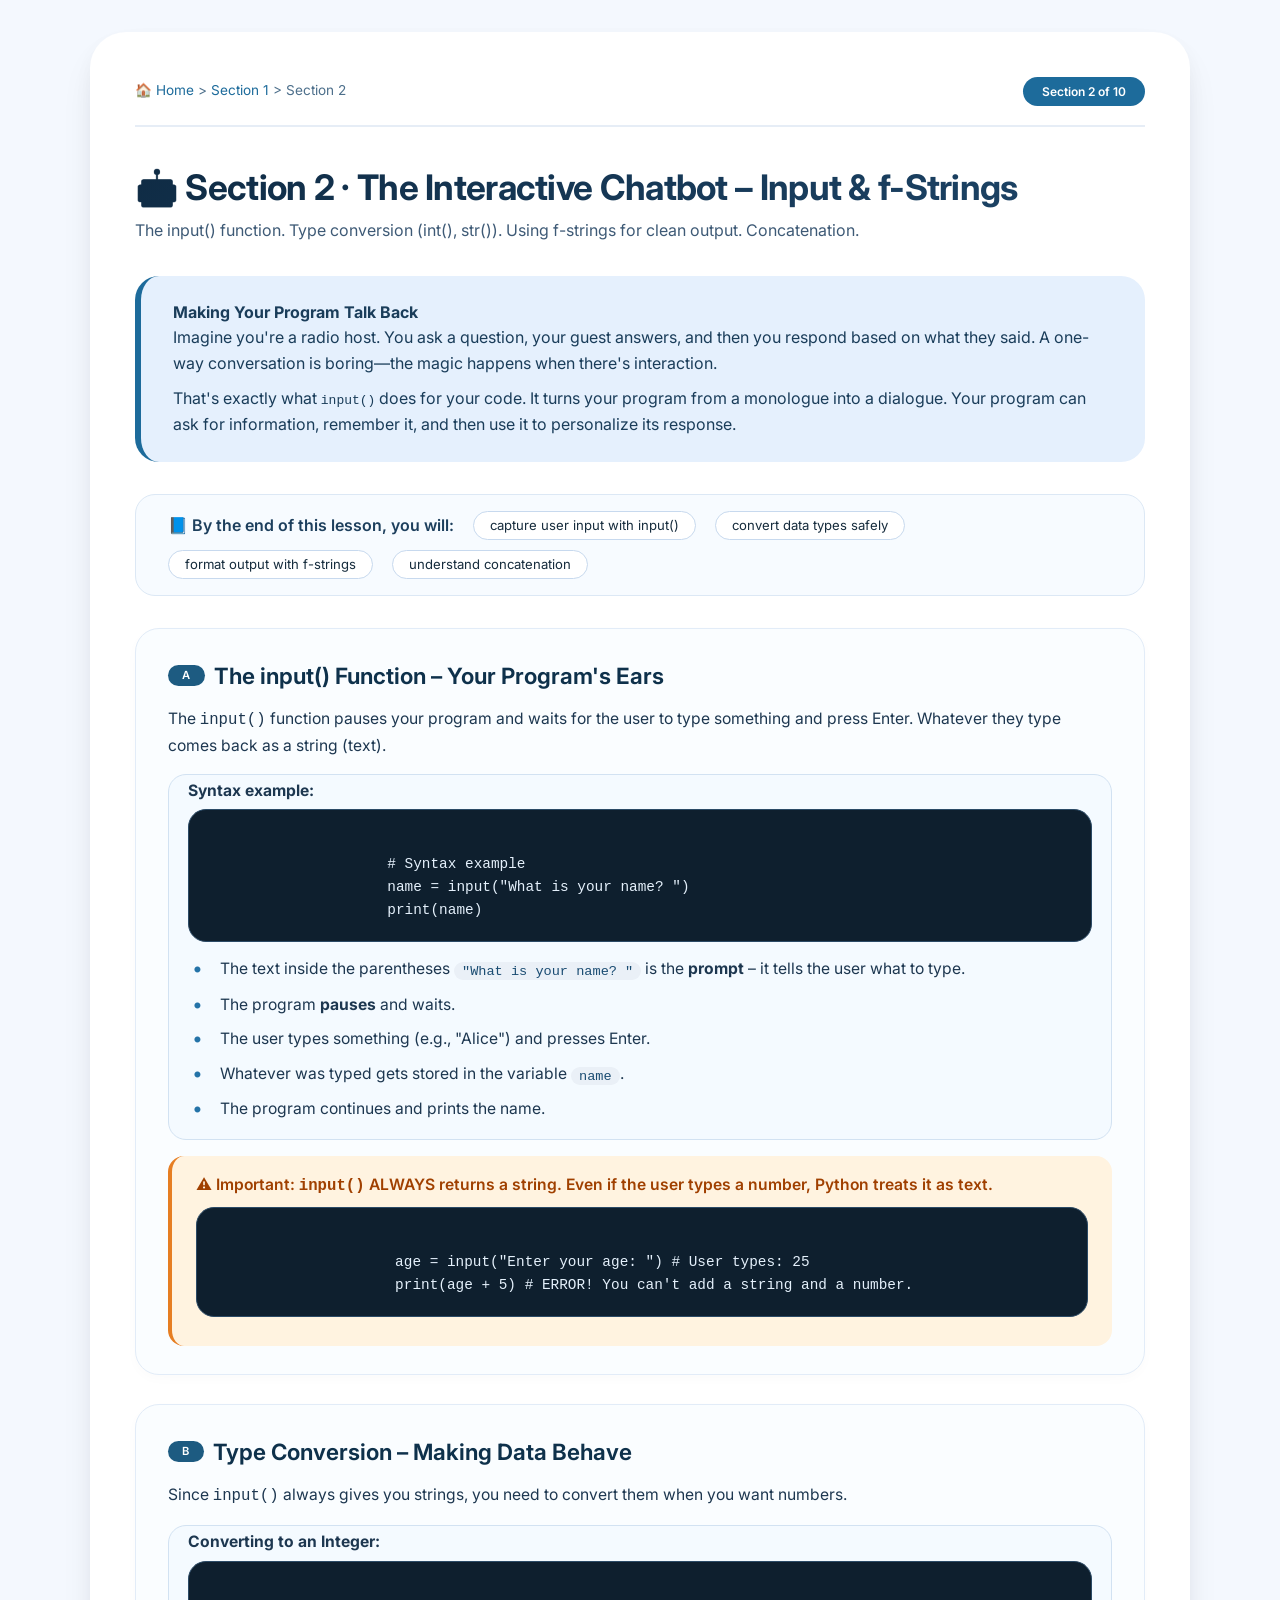
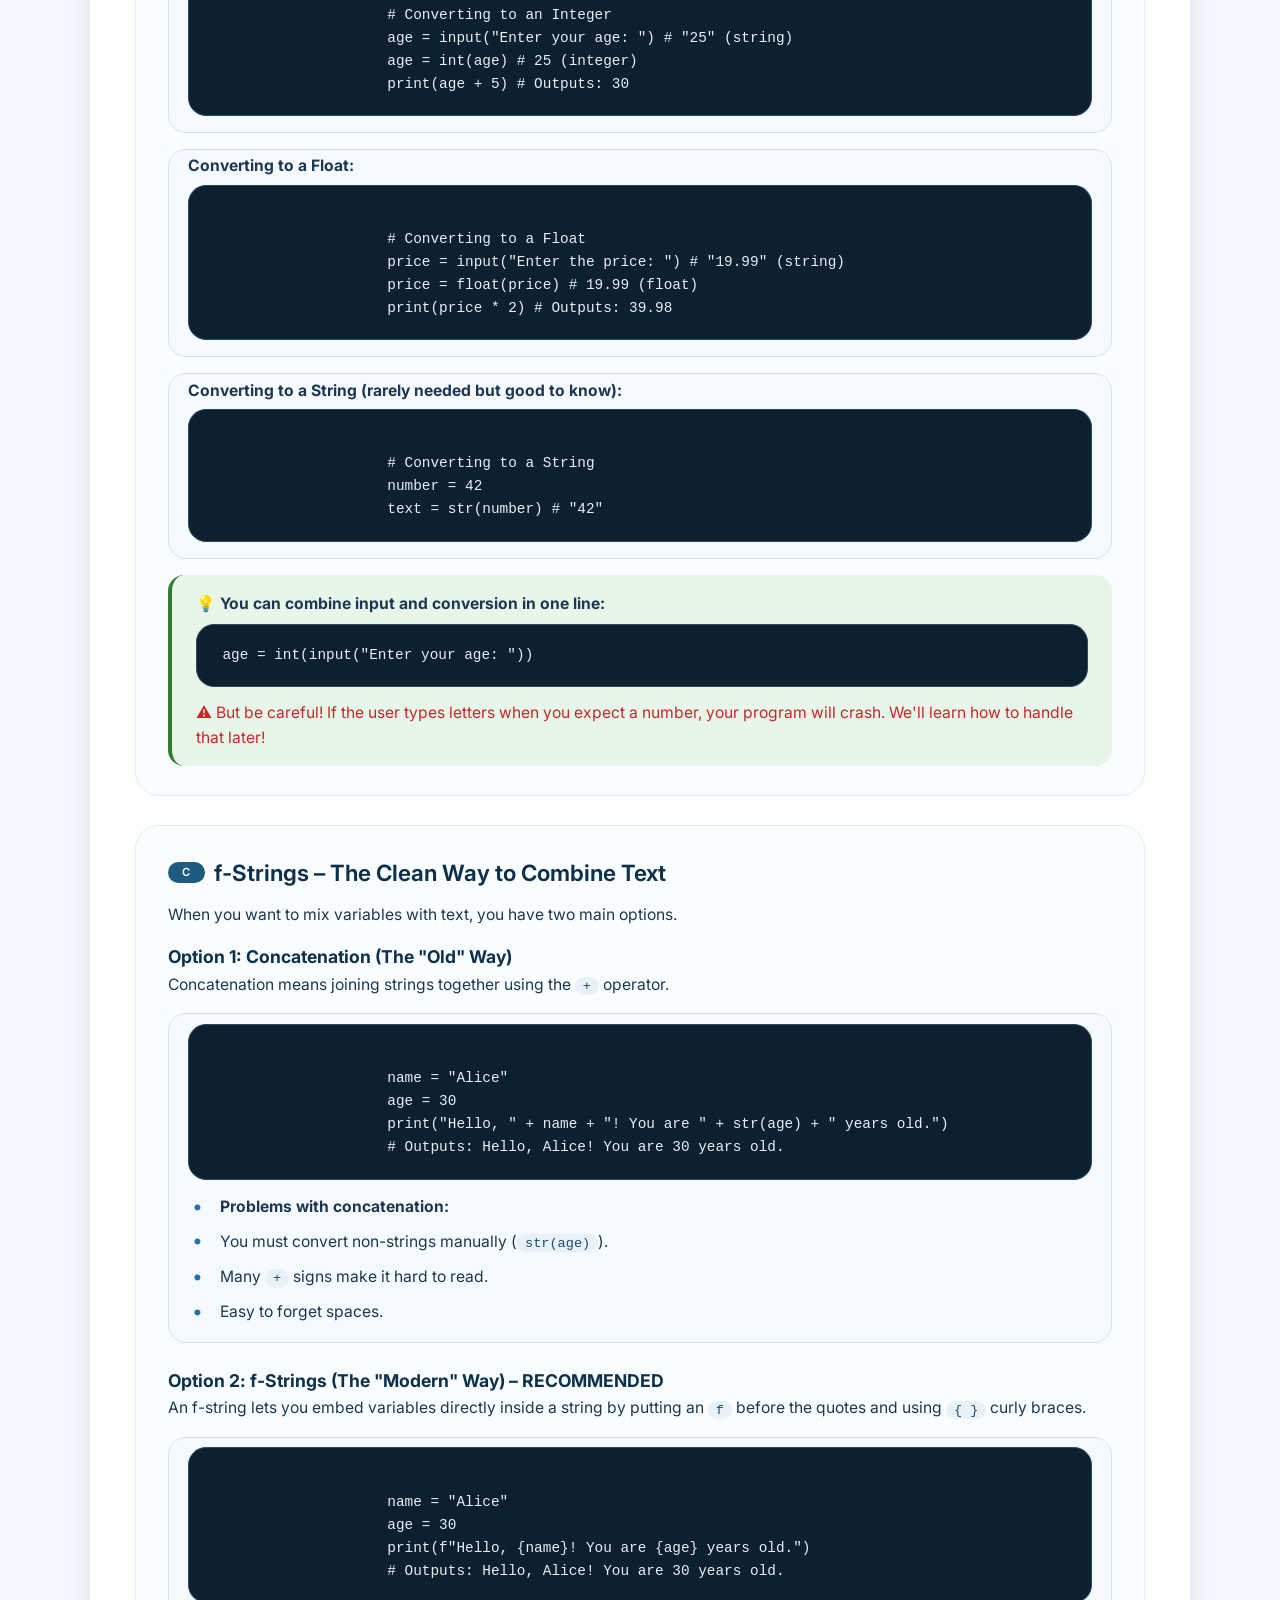
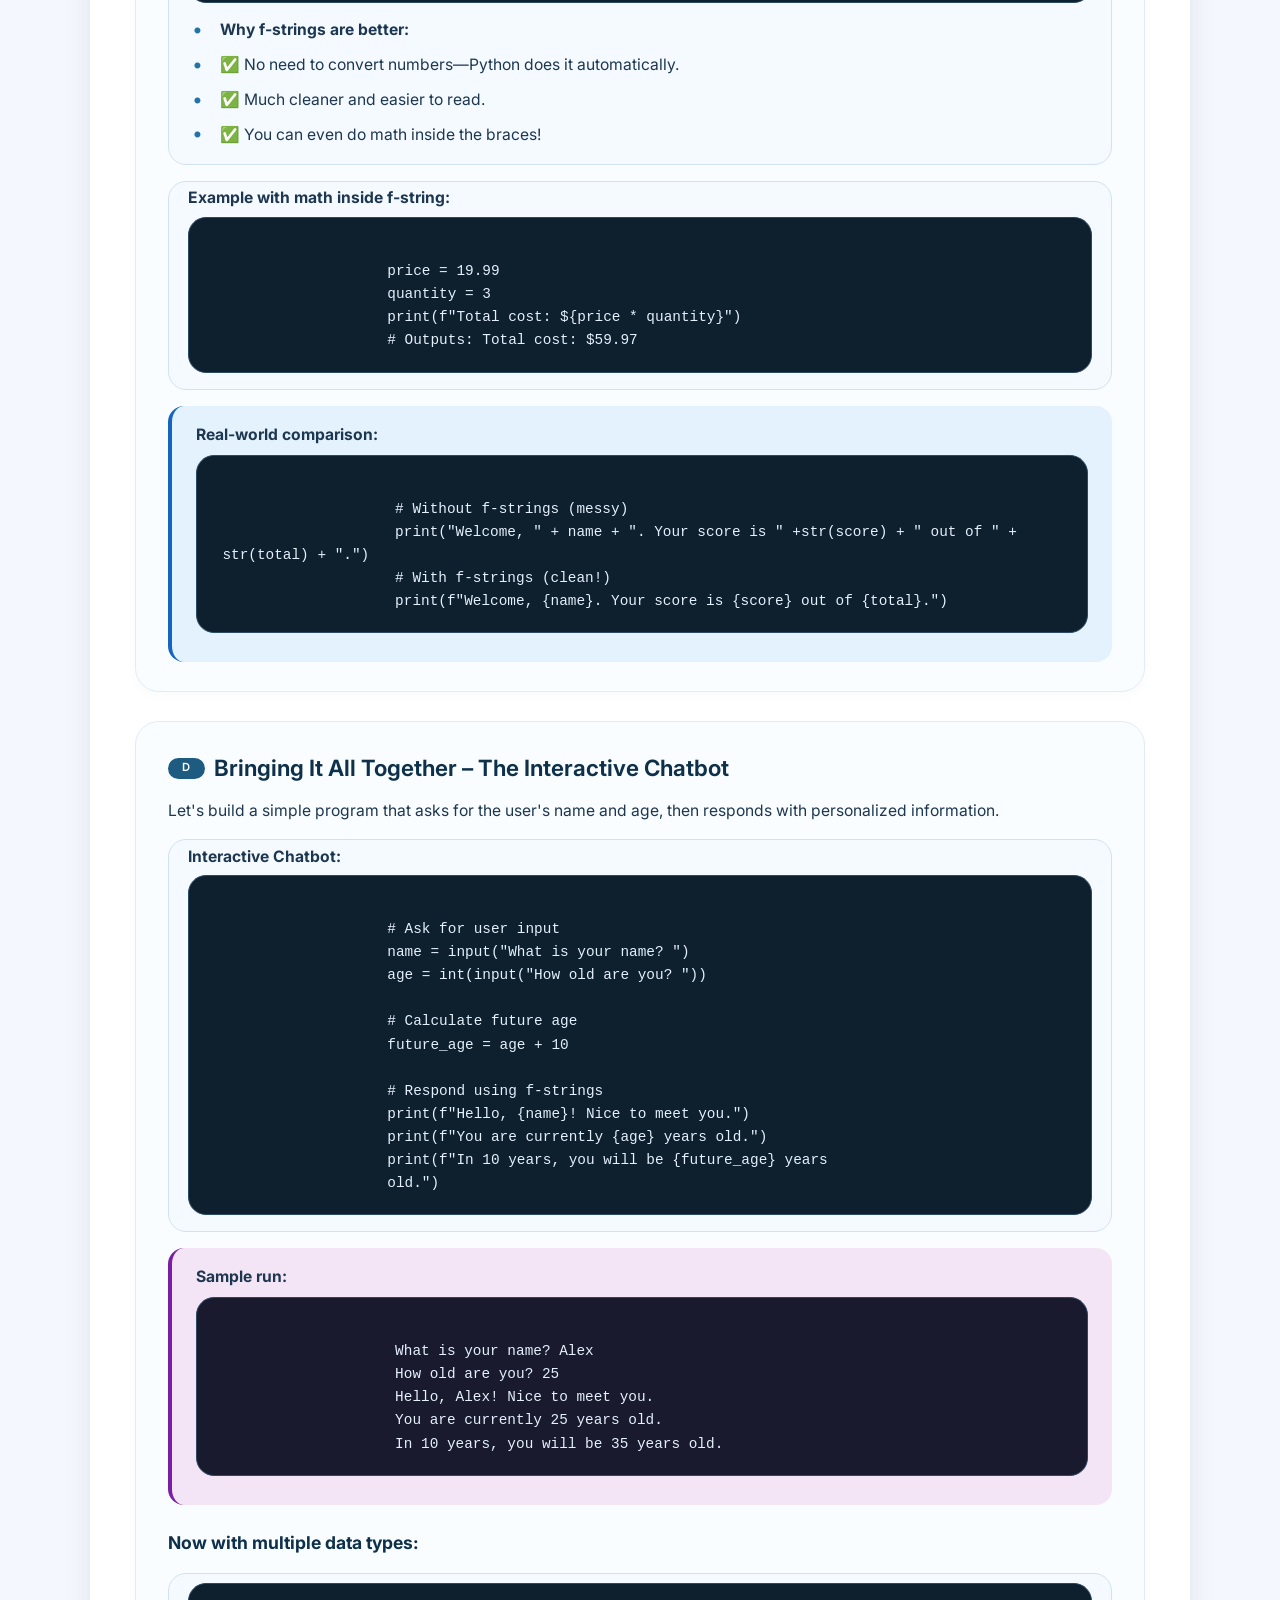
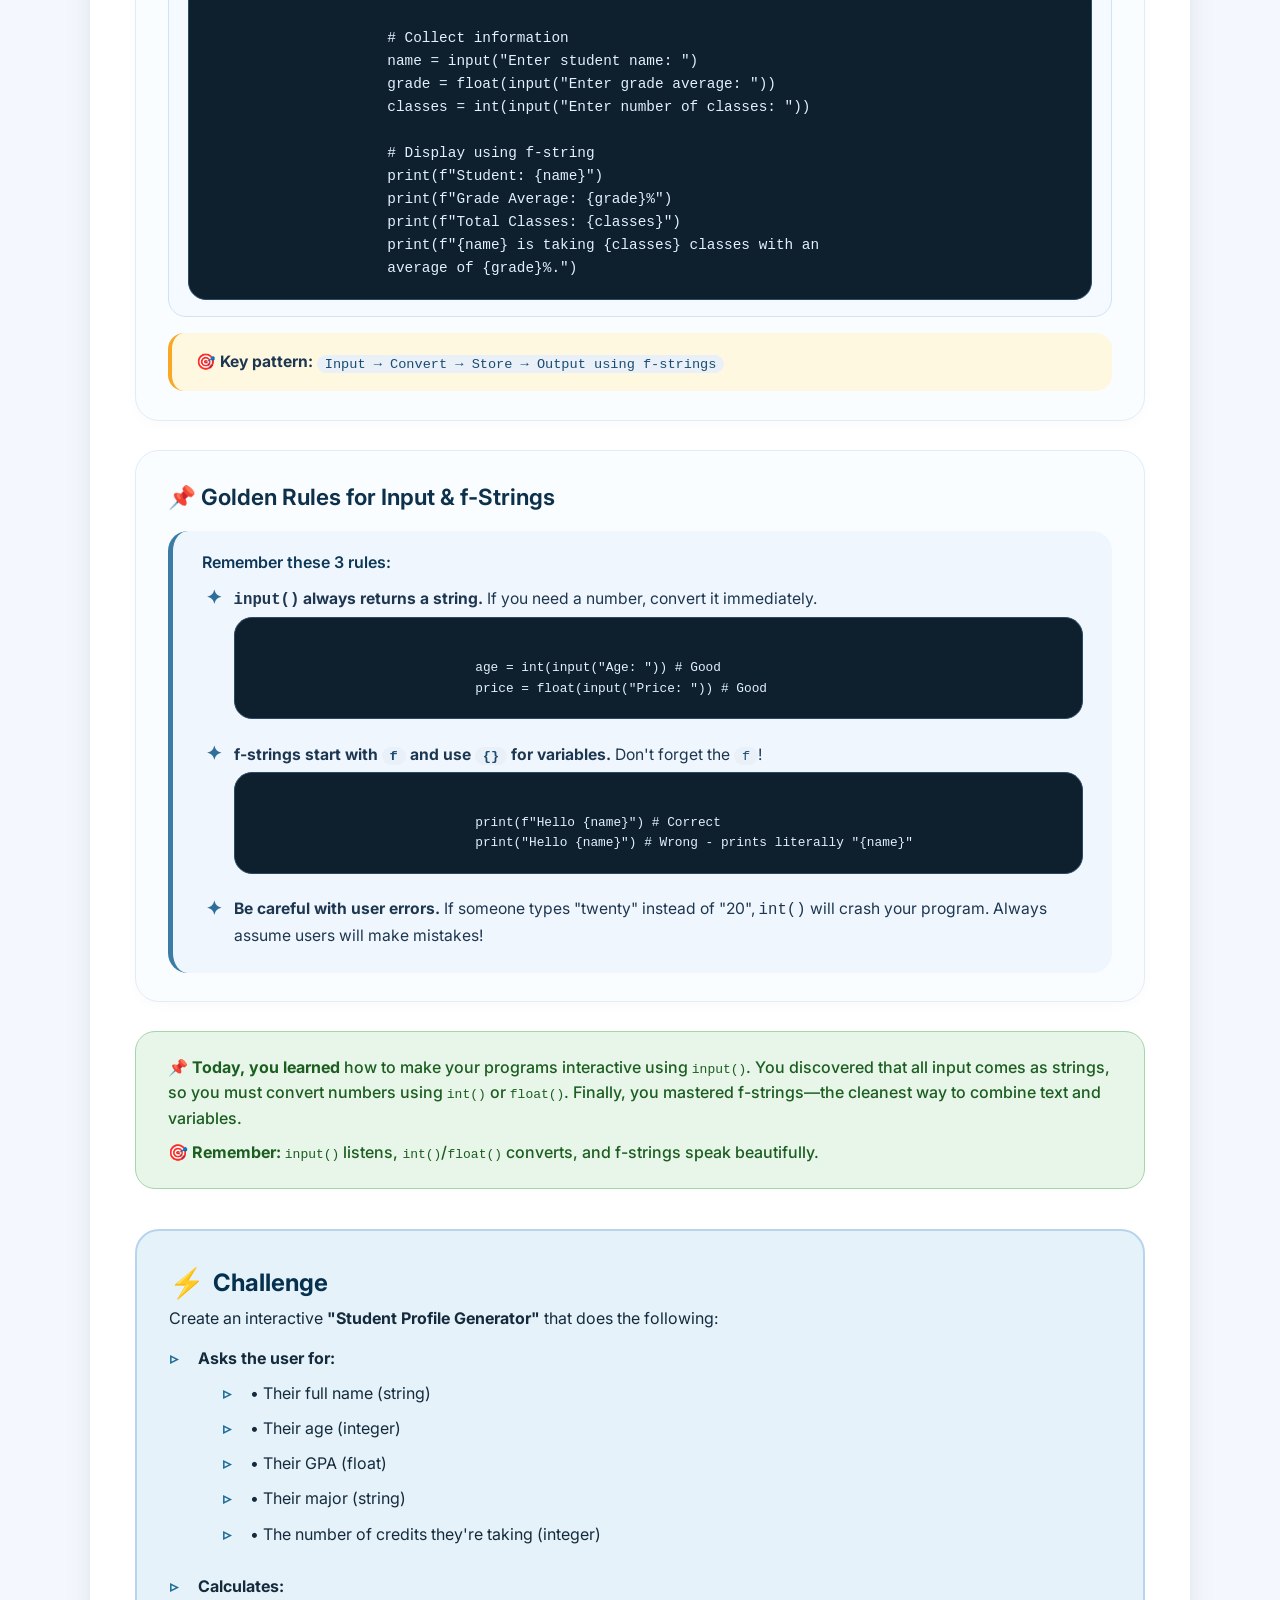
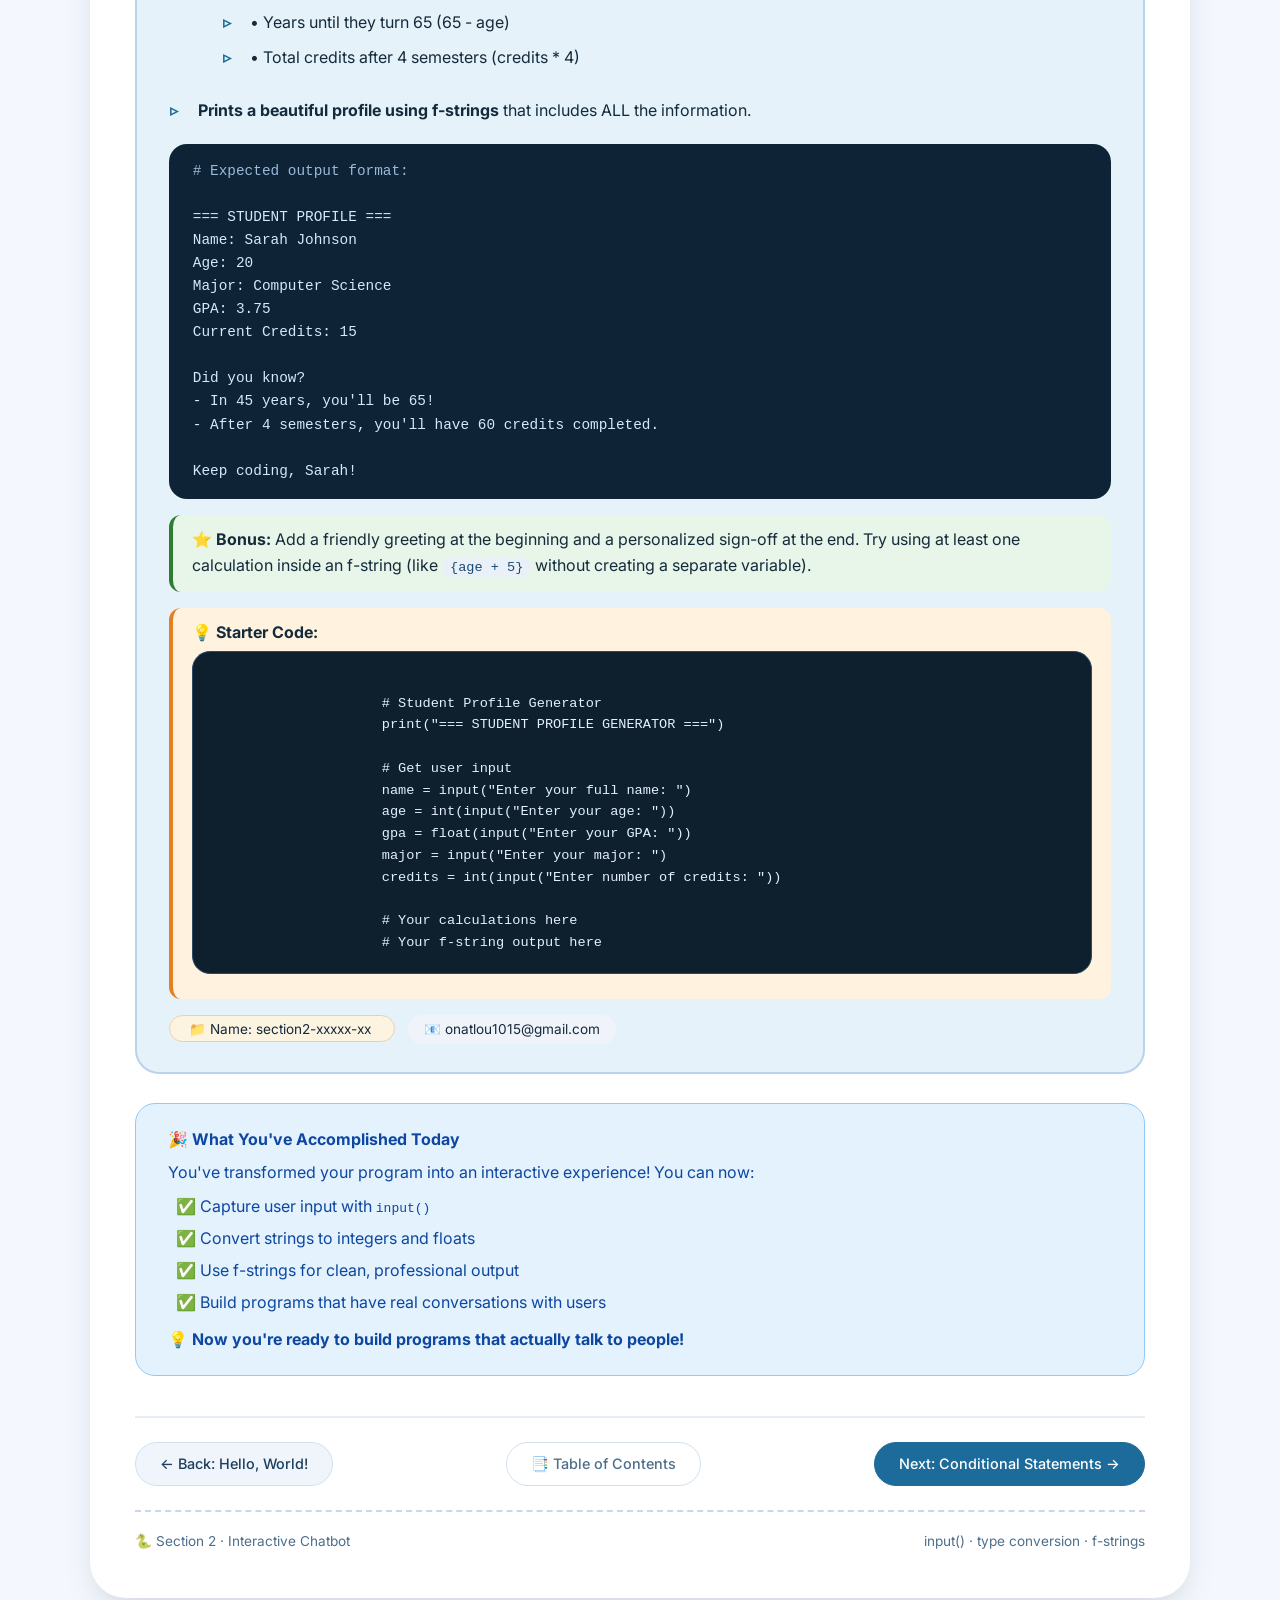
<file: section2-input-fstrings.html>
<!DOCTYPE html>
<html lang="en">

<head>
    <meta charset="UTF-8">
    <meta name="viewport" content="width=device-width, initial-scale=1.0">
    <title>Section 2 – Interactive Chatbot | Basic Python</title>
    <link rel="preconnect" href="https://fonts.googleapis.com">
    <link rel="preconnect" href="https://fonts.gstatic.com" crossorigin>
    <link
        href="https://fonts.googleapis.com/css2?family=Inter:opsz,wght@14..32,400;14..32,500;14..32,600;14..32,700&display=swap"
        rel="stylesheet">
    <link rel="stylesheet" href="css/style.css">
</head>

<body>
    <div class="container">
        <!-- Top Navigation -->
        <div class="top-nav">
            <div class="breadcrumb">
                <a href="index.html">🏠 Home</a> &gt; <a href="section1-hello-world.html">Section 1</a> &gt;
                Section 2
            </div>
            <span class="section-badge">Section 2 of 10</span>
        </div>

        <!-- Section Header -->
        <div class="section-header">
            <h1>🤖 Section 2 · The Interactive Chatbot – Input &amp;
                f-Strings</h1>
            <div class="subtitle">The input() function. Type conversion
                (int(), str()). Using f-strings for clean output.
                Concatenation.</div>
        </div>

        <!-- Intro -->
        <div class="intro-block">
            <p><strong>Making Your Program Talk Back</strong></p>
            <p>Imagine you're a radio host. You ask a question, your guest answers, and then you respond based on what
                they said. A one-way conversation is boring—the magic happens when there's interaction.</p>
            <p style="margin-top: 0.6rem;">That's exactly what
                <code>input()</code> does for your code. It turns your
                program from a monologue into a dialogue. Your program can
                ask for information, remember it, and then use it to
                personalize its response.
            </p>
        </div>

        <!-- Learning Outcomes -->
        <div class="learning-outcomes">
            <span class="label">📘 By the end of this lesson, you
                will:</span>
            <span class="pill">capture user input with input()</span>
            <span class="pill">convert data types safely</span>
            <span class="pill">format output with f-strings</span>
            <span class="pill">understand concatenation</span>
        </div>

        <!-- Part A -->
        <div class="part">
            <h2><span class="part-label">A</span> The input() Function –
                Your Program's Ears</h2>
            <p>The <code>input()</code> function pauses your program and
                waits for the user to type something and press Enter.
                Whatever they type comes back as a string (text).</p>

            <div class="example-box">
                <p><strong>Syntax example:</strong></p>
                <div class="code-block">
                    # Syntax example
                    name = input("What is your name? ")
                    print(name)</div>
                <ul>
                    <li>The text inside the parentheses <span class="inline-code">"What is your name? "</span>
                        is the <strong>prompt</strong> – it tells the user
                        what to type.</li>
                    <li>The program <strong>pauses</strong> and waits.</li>
                    <li>The user types something (e.g., "Alice") and presses
                        Enter.</li>
                    <li>Whatever was typed gets stored in the variable <span class="inline-code">name</span>.</li>
                    <li>The program continues and prints the name.</li>
                </ul>
            </div>

            <div
                style="background: #fff3e0; border-radius: 16px; padding: 1rem 1.5rem; margin-top: 1rem; border-left: 4px solid #e67e22;">
                <p style="font-weight: 600; color: #a04000;">⚠️ Important:
                    <code>input()</code> ALWAYS returns a string. Even if
                    the user types a number, Python treats it as text.
                </p>
                <div class="code-block" style="margin-top: 0.5rem;">
                    age = input("Enter your age: ") # User types: 25
                    print(age + 5) # ERROR! You can't add a string and a number.</div>
            </div>
        </div>

        <!-- Part B -->
        <div class="part">
            <h2><span class="part-label">B</span> Type Conversion – Making
                Data Behave</h2>
            <p>Since <code>input()</code> always gives you strings, you need
                to convert them when you want numbers.</p>

            <div class="example-box">
                <p><strong>Converting to an Integer:</strong></p>
                <div class="code-block">
                    # Converting to an Integer
                    age = input("Enter your age: ") # "25" (string)
                    age = int(age) # 25 (integer)
                    print(age + 5) # Outputs: 30</div>
            </div>

            <div class="example-box">
                <p><strong>Converting to a Float:</strong></p>
                <div class="code-block">
                    # Converting to a Float
                    price = input("Enter the price: ") # "19.99" (string)
                    price = float(price) # 19.99 (float)
                    print(price * 2) # Outputs: 39.98</div>
            </div>

            <div class="example-box">
                <p><strong>Converting to a String (rarely needed but good to
                        know):</strong></p>
                <div class="code-block">
                    # Converting to a String
                    number = 42
                    text = str(number) # "42"</div>
            </div>

            <div
                style="background: #e8f5e9; border-radius: 16px; padding: 1rem 1.5rem; margin-top: 1rem; border-left: 4px solid #2e7d32;">
                <p><strong>💡 You can combine input and conversion in one
                        line:</strong></p>
                <div class="code-block" style="margin-top: 0.5rem;">age = int(input("Enter your age: "))</div>
                <p style="margin-top: 0.5rem; color: #c62828;">⚠️ But be
                    careful! If the user types letters when you expect a
                    number, your program will crash. We'll learn how to
                    handle that later!</p>
            </div>
        </div>

        <!-- Part C -->
        <div class="part">
            <h2><span class="part-label">C</span> f-Strings – The Clean Way
                to Combine Text</h2>
            <p>When you want to mix variables with text, you have two main
                options.</p>

            <h3 style="margin-top: 1rem; font-size: 1.1rem; color: #0e314b;">Option
                1: Concatenation (The "Old" Way)</h3>
            <p>Concatenation means joining strings together using the <span class="inline-code">+</span> operator.</p>

            <div class="example-box">
                <div class="code-block">
                    name = "Alice"
                    age = 30
                    print("Hello, " + name + "! You are " + str(age) + " years old.")
                    # Outputs: Hello, Alice! You are 30 years old.</div>
                <ul>
                    <li><strong>Problems with concatenation:</strong></li>
                    <li>You must convert non-strings manually (<span class="inline-code">str(age)</span>).</li>
                    <li>Many <span class="inline-code">+</span> signs make
                        it hard to read.</li>
                    <li>Easy to forget spaces.</li>
                </ul>
            </div>

            <h3 style="margin-top: 1.5rem; font-size: 1.1rem; color: #0e314b;">Option
                2: f-Strings (The "Modern" Way) – RECOMMENDED</h3>
            <p>An f-string lets you embed variables directly inside a string
                by putting an <span class="inline-code">f</span> before the
                quotes and using <span class="inline-code">{ }</span> curly
                braces.</p>

            <div class="example-box">
                <div class="code-block">
                    name = "Alice"
                    age = 30
                    print(f"Hello, {name}! You are {age} years old.")
                    # Outputs: Hello, Alice! You are 30 years old.</div>
                <ul>
                    <li><strong>Why f-strings are better:</strong></li>
                    <li>✅ No need to convert numbers—Python does it
                        automatically.</li>
                    <li>✅ Much cleaner and easier to read.</li>
                    <li>✅ You can even do math inside the braces!</li>
                </ul>
            </div>

            <div class="example-box">
                <p><strong>Example with math inside f-string:</strong></p>
                <div class="code-block">
                    price = 19.99
                    quantity = 3
                    print(f"Total cost: ${price * quantity}")
                    # Outputs: Total cost: $59.97</div>
            </div>

            <div
                style="background: #e3f2fd; border-radius: 16px; padding: 1rem 1.5rem; margin-top: 1rem; border-left: 4px solid #1565c0;">
                <p><strong>Real-world comparison:</strong></p>
                <div class="code-block" style="margin-top: 0.5rem;">
                    # Without f-strings (messy)
                    print("Welcome, " + name + ". Your score is " +str(score) + " out of " + str(total) + ".")
                    # With f-strings (clean!)
                    print(f"Welcome, {name}. Your score is {score} out of {total}.")</div>
            </div>
        </div>

        <!-- Part D -->
        <div class="part">
            <h2><span class="part-label">D</span> Bringing It All Together –
                The Interactive Chatbot</h2>
            <p>Let's build a simple program that asks for the user's name
                and age, then responds with personalized information.</p>

            <div class="example-box">
                <p><strong>Interactive Chatbot:</strong></p>
                <div class="code-block">
                    # Ask for user input
                    name = input("What is your name? ")
                    age = int(input("How old are you? "))

                    # Calculate future age
                    future_age = age + 10

                    # Respond using f-strings
                    print(f"Hello, {name}! Nice to meet you.")
                    print(f"You are currently {age} years old.")
                    print(f"In 10 years, you will be {future_age} years
                    old.")</div>
            </div>

            <div
                style="background: #f3e5f5; border-radius: 16px; padding: 1rem 1.5rem; border-left: 4px solid #7b1fa2;">
                <p><strong>Sample run:</strong></p>
                <div class="code-block" style="background: #1a1a2e; margin-top: 0.5rem;">
                    What is your name? Alex
                    How old are you? 25
                    Hello, Alex! Nice to meet you.
                    You are currently 25 years old.
                    In 10 years, you will be 35 years old.</div>
            </div>

            <h3 style="margin-top: 1.5rem; font-size: 1.1rem; color: #0e314b;">Now
                with multiple data types:</h3>
            <div class="example-box">
                <div class="code-block">
                    # Collect information
                    name = input("Enter student name: ")
                    grade = float(input("Enter grade average: "))
                    classes = int(input("Enter number of classes: "))

                    # Display using f-string
                    print(f"Student: {name}")
                    print(f"Grade Average: {grade}%")
                    print(f"Total Classes: {classes}")
                    print(f"{name} is taking {classes} classes with an
                    average of {grade}%.")</div>
            </div>

            <div
                style="background: #fff8e1; border-radius: 16px; padding: 1rem 1.5rem; margin-top: 1rem; border-left: 4px solid #f9a825;">
                <p><strong>🎯 Key pattern:</strong> <span class="inline-code">Input → Convert → Store → Output
                        using f-strings</span></p>
            </div>
        </div>

        <!-- Golden Rules -->
        <div class="part">
            <h2>📌 Golden Rules for Input &amp; f-Strings</h2>
            <div class="golden-rules">
                <h4>Remember these 3 rules:</h4>
                <ul>
                    <li><strong><code>input()</code> always returns a
                            string.</strong> If you need a number, convert
                        it immediately.
                        <div class="code-block" style="margin-top: 0.3rem; font-size: 0.8rem;">
                            age = int(input("Age: ")) # Good
                            price = float(input("Price: ")) # Good</div>
                    </li>
                    <li><strong>f-strings start with <span class="inline-code">f</span> and use <span
                                class="inline-code">{}</span> for
                            variables.</strong> Don't forget the <span class="inline-code">f</span>!
                        <div class="code-block" style="margin-top: 0.3rem; font-size: 0.8rem;">
                            print(f"Hello {name}") # Correct
                            print("Hello {name}") # Wrong - prints literally "{name}"</div>
                    </li>
                    <li><strong>Be careful with user errors.</strong> If
                        someone types "twenty" instead of "20",
                        <code>int()</code> will crash your program. Always
                        assume users will make mistakes!
                    </li>
                </ul>
            </div>
        </div>

        <!-- Recap -->
        <div
            style="background: #e8f5e9; border-radius: 20px; padding: 1.4rem 2rem; margin: 1.2rem 0; border: 1px solid #a5d6a7;">
            <p style="font-weight: 500; color: #1b5e20;">📌 <strong>Today,
                    you learned</strong> how to make your programs
                interactive using <code>input()</code>. You discovered that
                all input comes as strings, so you must convert numbers
                using <code>int()</code> or <code>float()</code>. Finally,
                you mastered f-strings—the cleanest way to combine text and
                variables.</p>
            <p style="font-weight: 500; color: #1b5e20; margin-top: 0.5rem;">🎯
                <strong>Remember:</strong> <code>input()</code> listens,
                <code>int()</code>/<code>float()</code> converts, and
                f-strings speak beautifully.
            </p>
        </div>

        <!-- Challenge -->
        <div class="challenge-box">
            <h3>Challenge</h3>
            <p>Create an interactive
                <strong>"Student Profile Generator"</strong> that does the
                following:
            </p>
            <ul>
                <li><strong>Asks the user for:</strong>
                    <ul style="margin-top: 0.3rem; list-style: none; padding-left: 1.5rem;">
                        <li>• Their full name (string)</li>
                        <li>• Their age (integer)</li>
                        <li>• Their GPA (float)</li>
                        <li>• Their major (string)</li>
                        <li>• The number of credits they're taking
                            (integer)</li>
                    </ul>
                </li>
                <li><strong>Calculates:</strong>
                    <ul style="margin-top: 0.3rem; list-style: none; padding-left: 1.5rem;">
                        <li>• Years until they turn 65 (65 - age)</li>
                        <li>• Total credits after 4 semesters (credits *
                            4)</li>
                    </ul>
                </li>
                <li><strong>Prints a beautiful profile using
                        f-strings</strong> that includes ALL the
                    information.</li>
            </ul>

            <div
                style="background: #0f2336; border-radius: 18px; padding: 1rem 1.5rem; margin-top: 1rem; color: #d6e8f9; font-family: monospace; font-size: 0.9rem; overflow-x: auto;">
                <span style="color: #9bb9d9;"># Expected output
                    format:</span><br><br>
                === STUDENT PROFILE ===<br>
                Name: Sarah Johnson<br>
                Age: 20<br>
                Major: Computer Science<br>
                GPA: 3.75<br>
                Current Credits: 15<br><br>
                Did you know?<br>
                - In 45 years, you'll be 65!<br>
                - After 4 semesters, you'll have 60 credits
                completed.<br><br>
                Keep coding, Sarah!
            </div>

            <div
                style="margin-top: 1rem; background: #e8f5e9; border-radius: 12px; padding: 0.8rem 1.2rem; border-left: 4px solid #2e7d32;">
                <p><strong>⭐ Bonus:</strong> Add a friendly greeting at the
                    beginning and a personalized sign-off at the end. Try
                    using at least one calculation inside an f-string (like
                    <span class="inline-code">{age + 5}</span> without
                    creating a separate variable).
                </p>
            </div>

            <div
                style="margin-top: 1rem; background: #fff3e0; border-radius: 12px; padding: 0.8rem 1.2rem; border-left: 4px solid #e67e22;">
                <p><strong>💡 Starter Code:</strong></p>
                <div class="code-block" style="margin-top: 0.3rem; font-size: 0.85rem;">
                    # Student Profile Generator
                    print("=== STUDENT PROFILE GENERATOR ===")

                    # Get user input
                    name = input("Enter your full name: ")
                    age = int(input("Enter your age: "))
                    gpa = float(input("Enter your GPA: "))
                    major = input("Enter your major: ")
                    credits = int(input("Enter number of credits: "))

                    # Your calculations here
                    # Your f-string output here</div>
            </div>

            <div style="margin-top: 1rem;">
                <span
                    style="background: #fcf3e0; padding: 0.3rem 1.2rem; border-radius: 40px; font-size: 0.85rem; border: 1px solid #e4d1b5;">
                    📁 Name: section2-xxxxx-xx
                </span>
                <span
                    style="display: inline-block; margin-left: 0.8rem; background: #f0f4fa; padding: 0.2rem 1rem; border-radius: 30px; font-size: 0.85rem;">
                    📧 onatlou1015@gmail.com
                </span>
            </div>
        </div>

        <!-- What You've Accomplished -->
        <div
            style="background: #e3f2fd; border-radius: 20px; padding: 1.4rem 2rem; margin: 1.5rem 0; border: 1px solid #90caf9;">
            <h4 style="color: #0d47a1; margin-bottom: 0.5rem;">🎉 What
                You've Accomplished Today</h4>
            <p style="color: #0d47a1;">You've transformed your program into
                an interactive experience! You can now:</p>
            <ul style="list-style: none; padding-left: 0.5rem; margin-top: 0.3rem;">
                <li style="padding: 0.2rem 0; color: #0d47a1;">✅ Capture
                    user input with <code>input()</code></li>
                <li style="padding: 0.2rem 0; color: #0d47a1;">✅ Convert
                    strings to integers and floats</li>
                <li style="padding: 0.2rem 0; color: #0d47a1;">✅ Use
                    f-strings for clean, professional output</li>
                <li style="padding: 0.2rem 0; color: #0d47a1;">✅ Build
                    programs that have real conversations with users</li>
            </ul>
            <p style="color: #0d47a1; margin-top: 0.5rem;">💡 <strong>Now
                    you're ready to build programs that actually talk to
                    people!</strong></p>
        </div>

        <!-- Navigation -->
        <div class="nav-links">
            <a href="section1-hello-world.html" class="back">← Back: Hello,
                World!</a>
            <a href="index.html" class="toc-link">📑 Table of Contents</a>
            <a href="section3-conditional-statements.html" class="next">Next: Conditional Statements →</a>
        </div>

        <!-- Footer -->
        <div class="section-footer">
            <span>🐍 Section 2 · Interactive Chatbot</span>
            <span>input() · type conversion · f-strings</span>
        </div>
    </div>
</body>

</html>
</file>
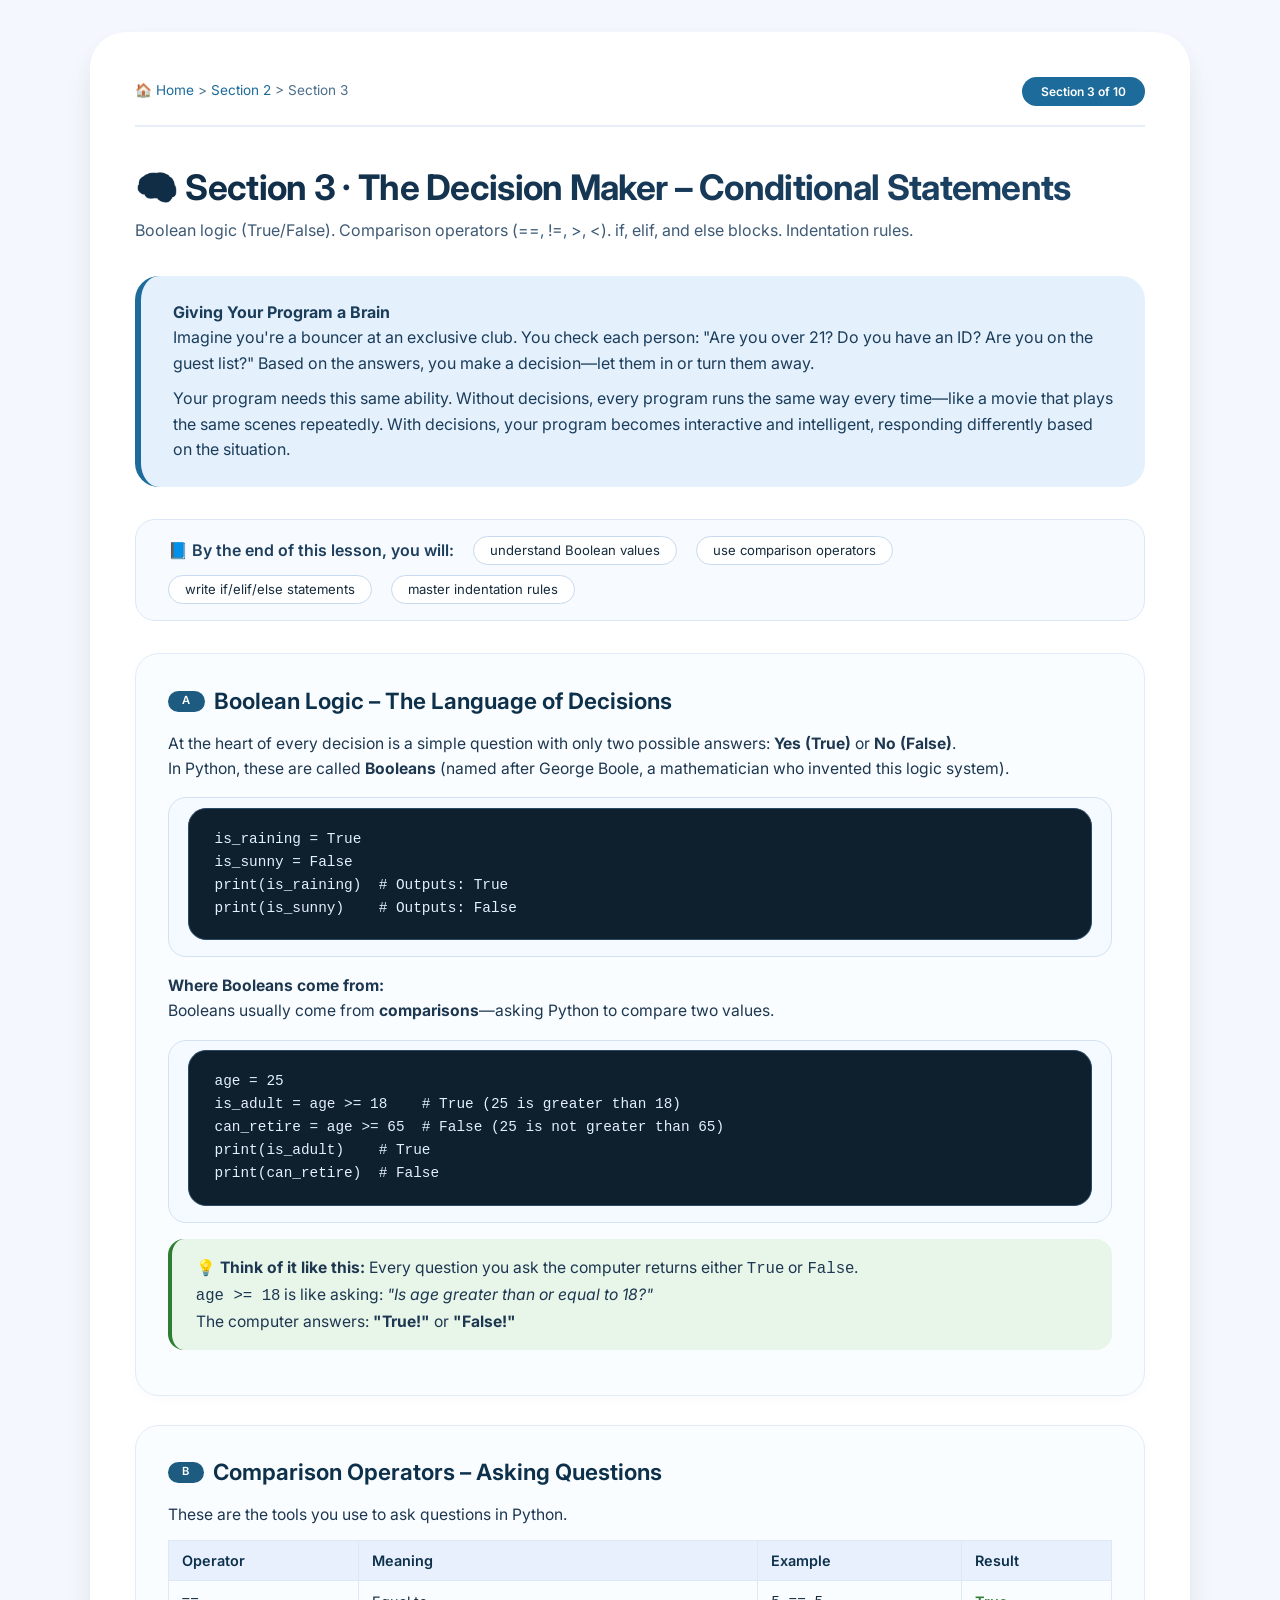
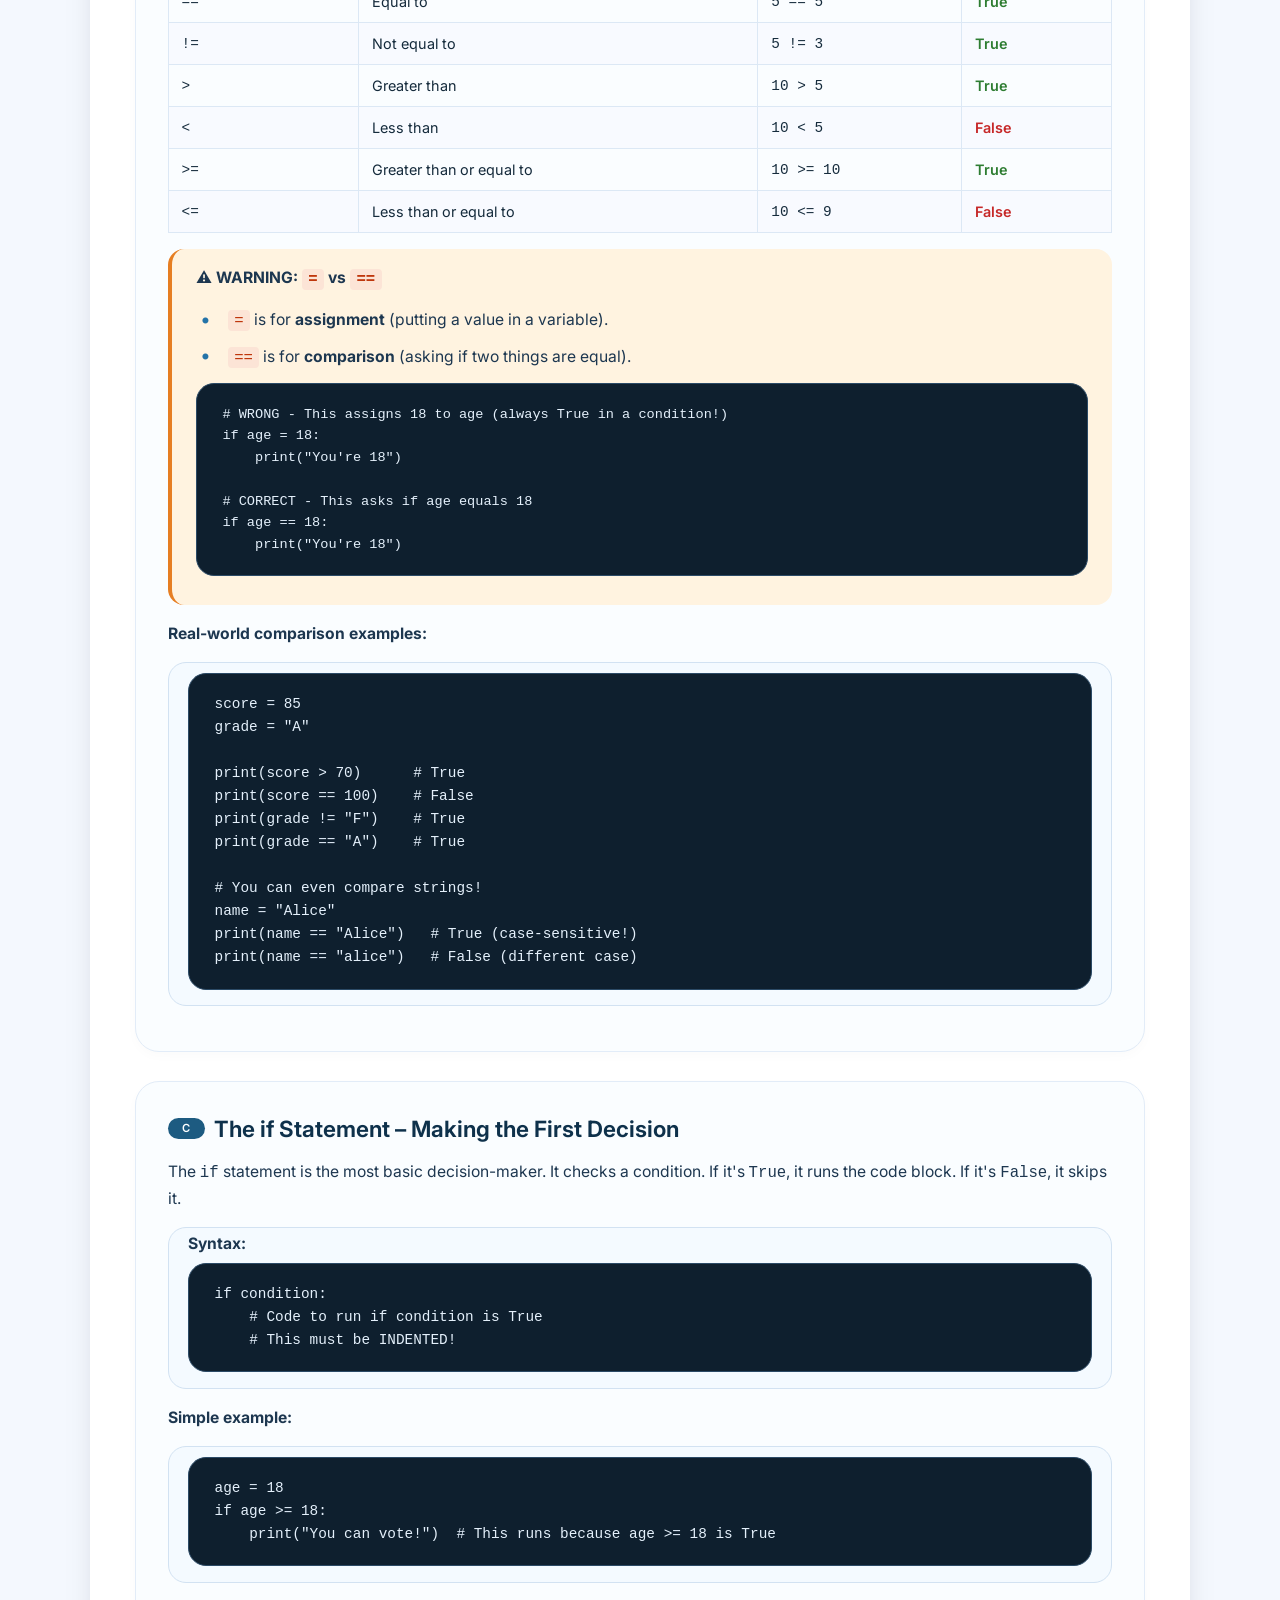
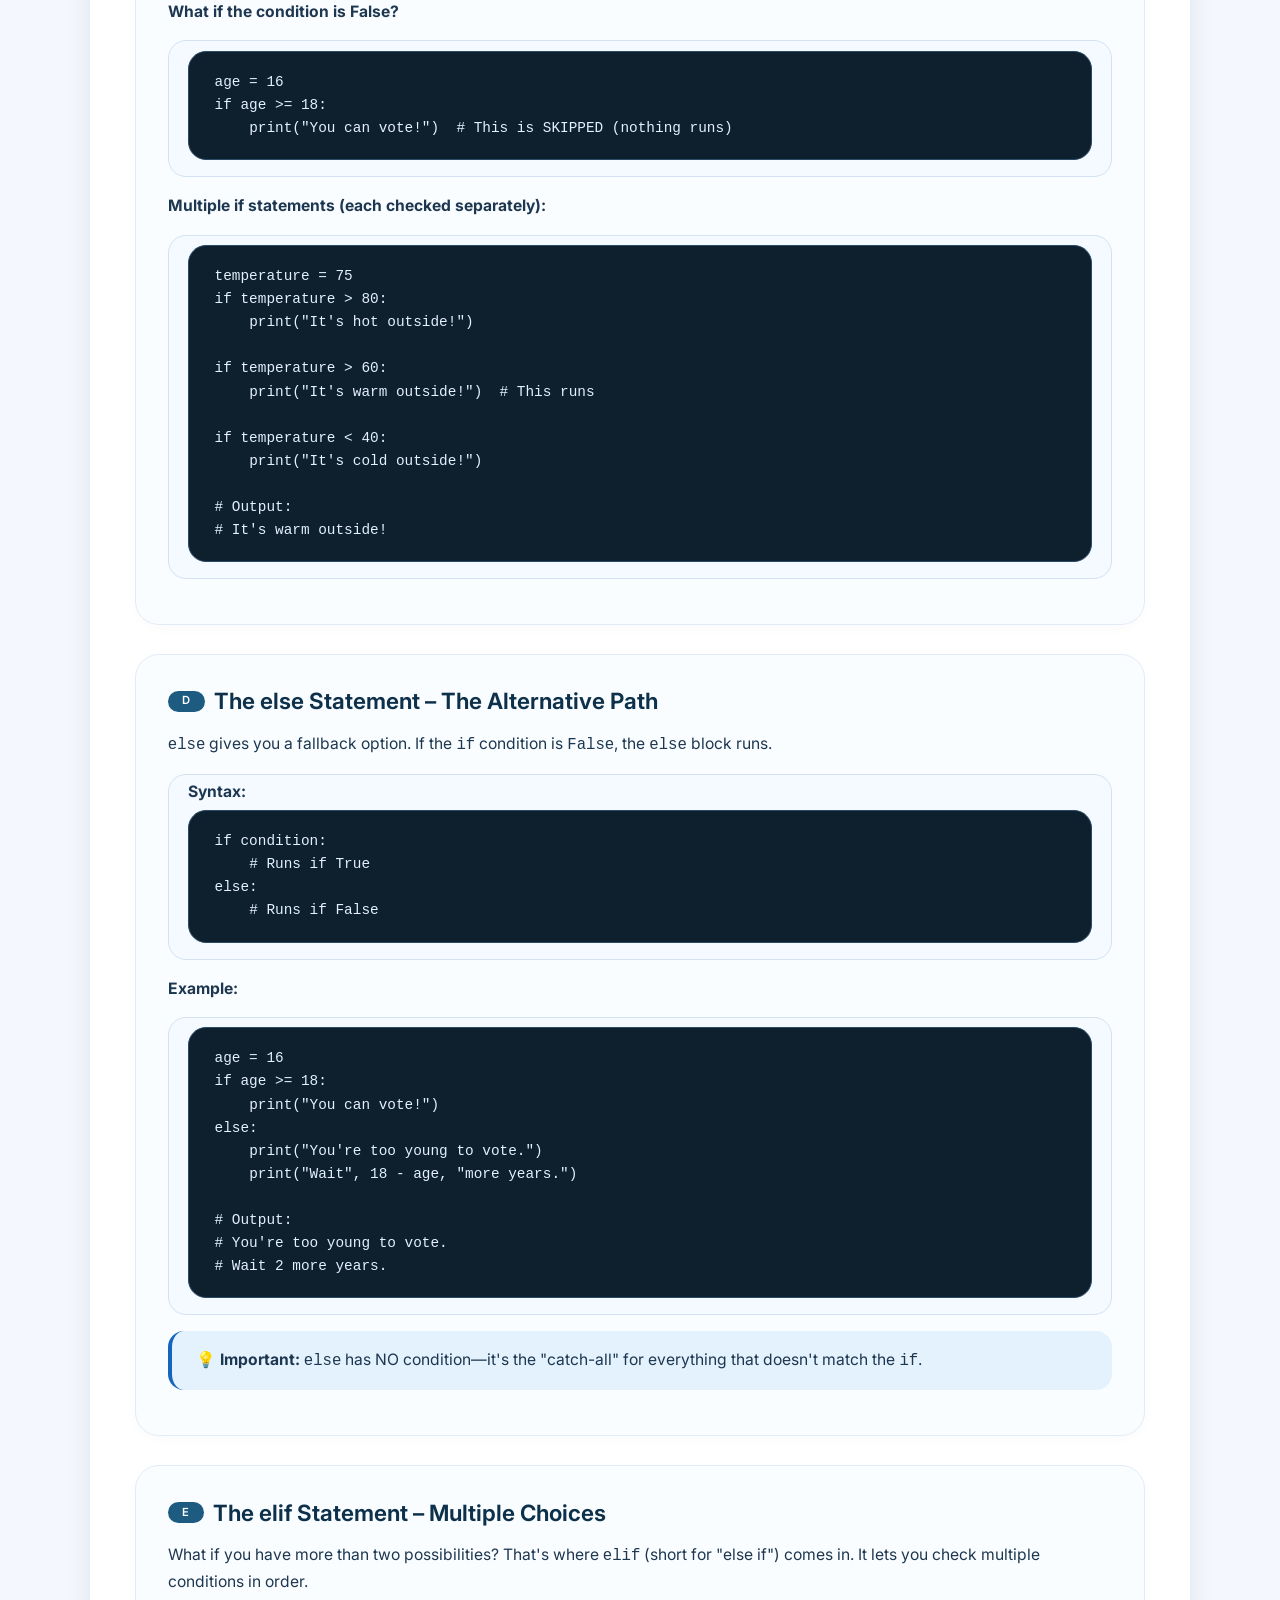
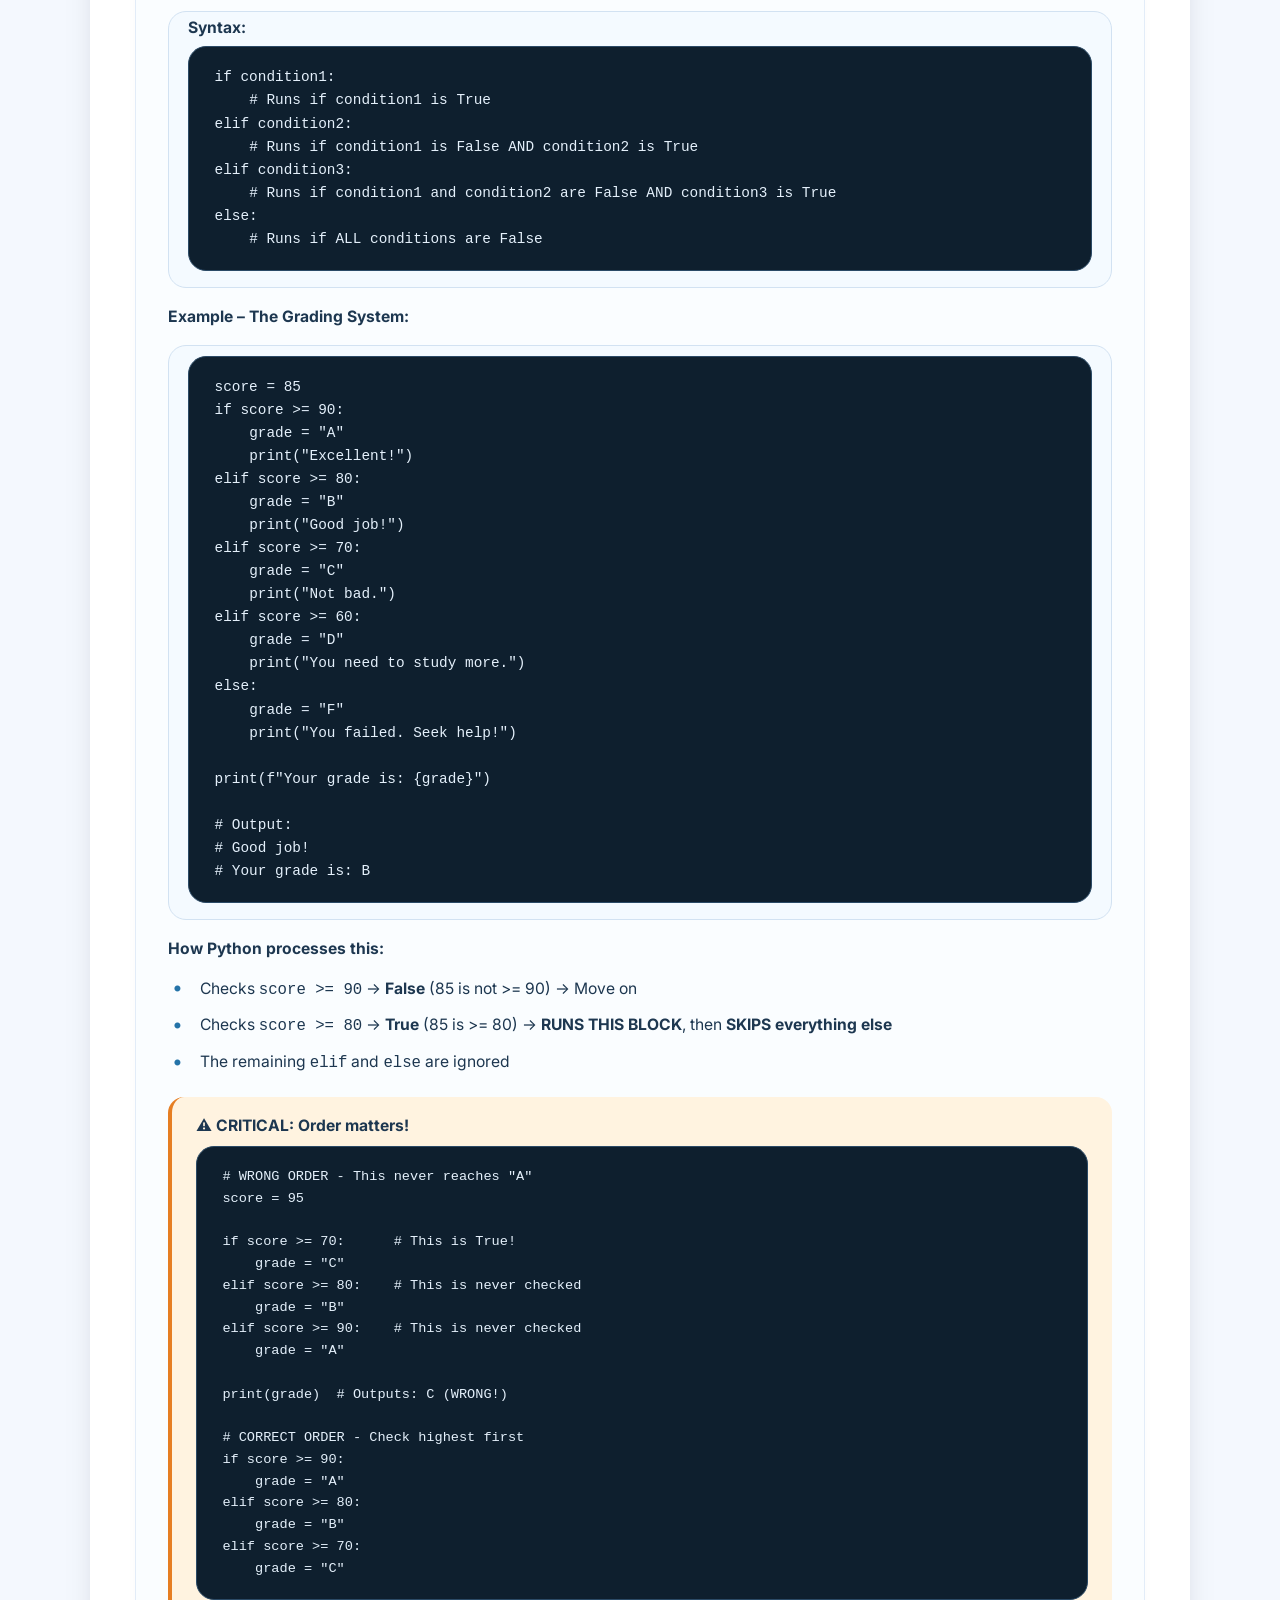
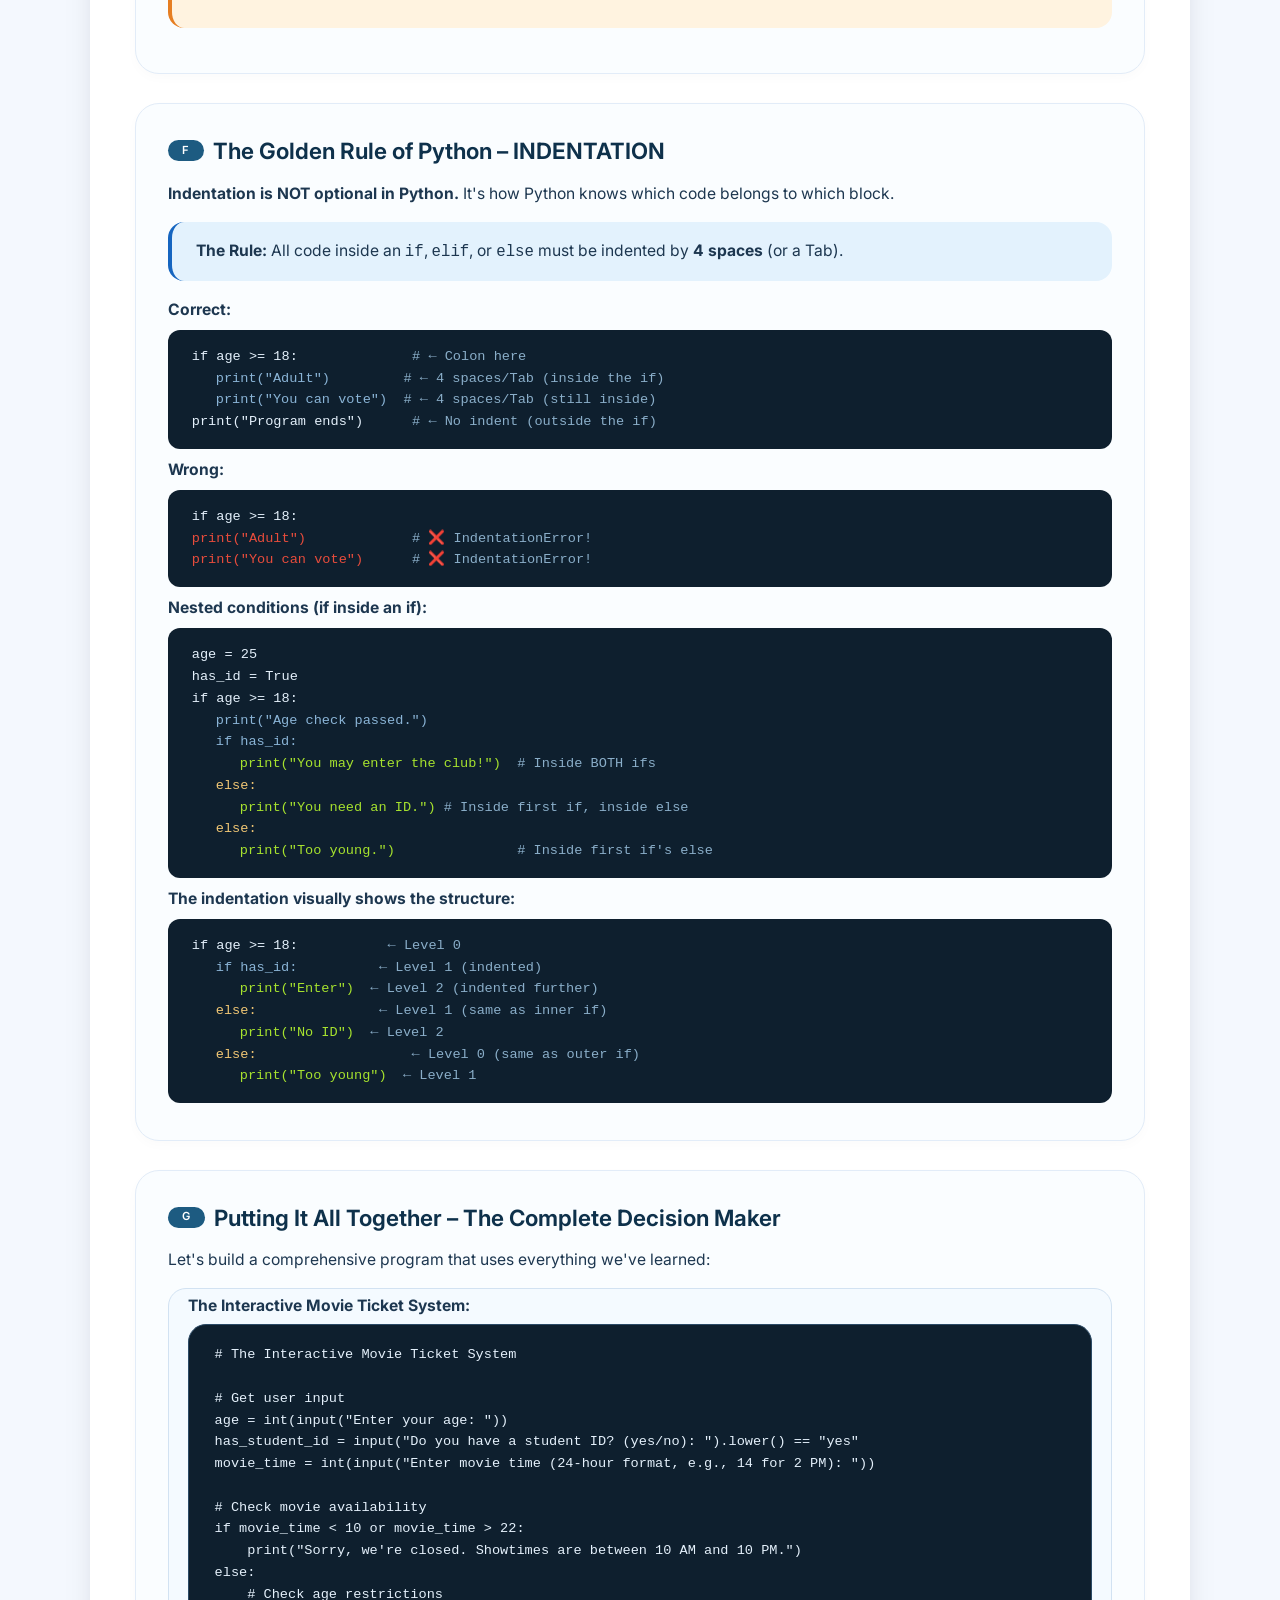
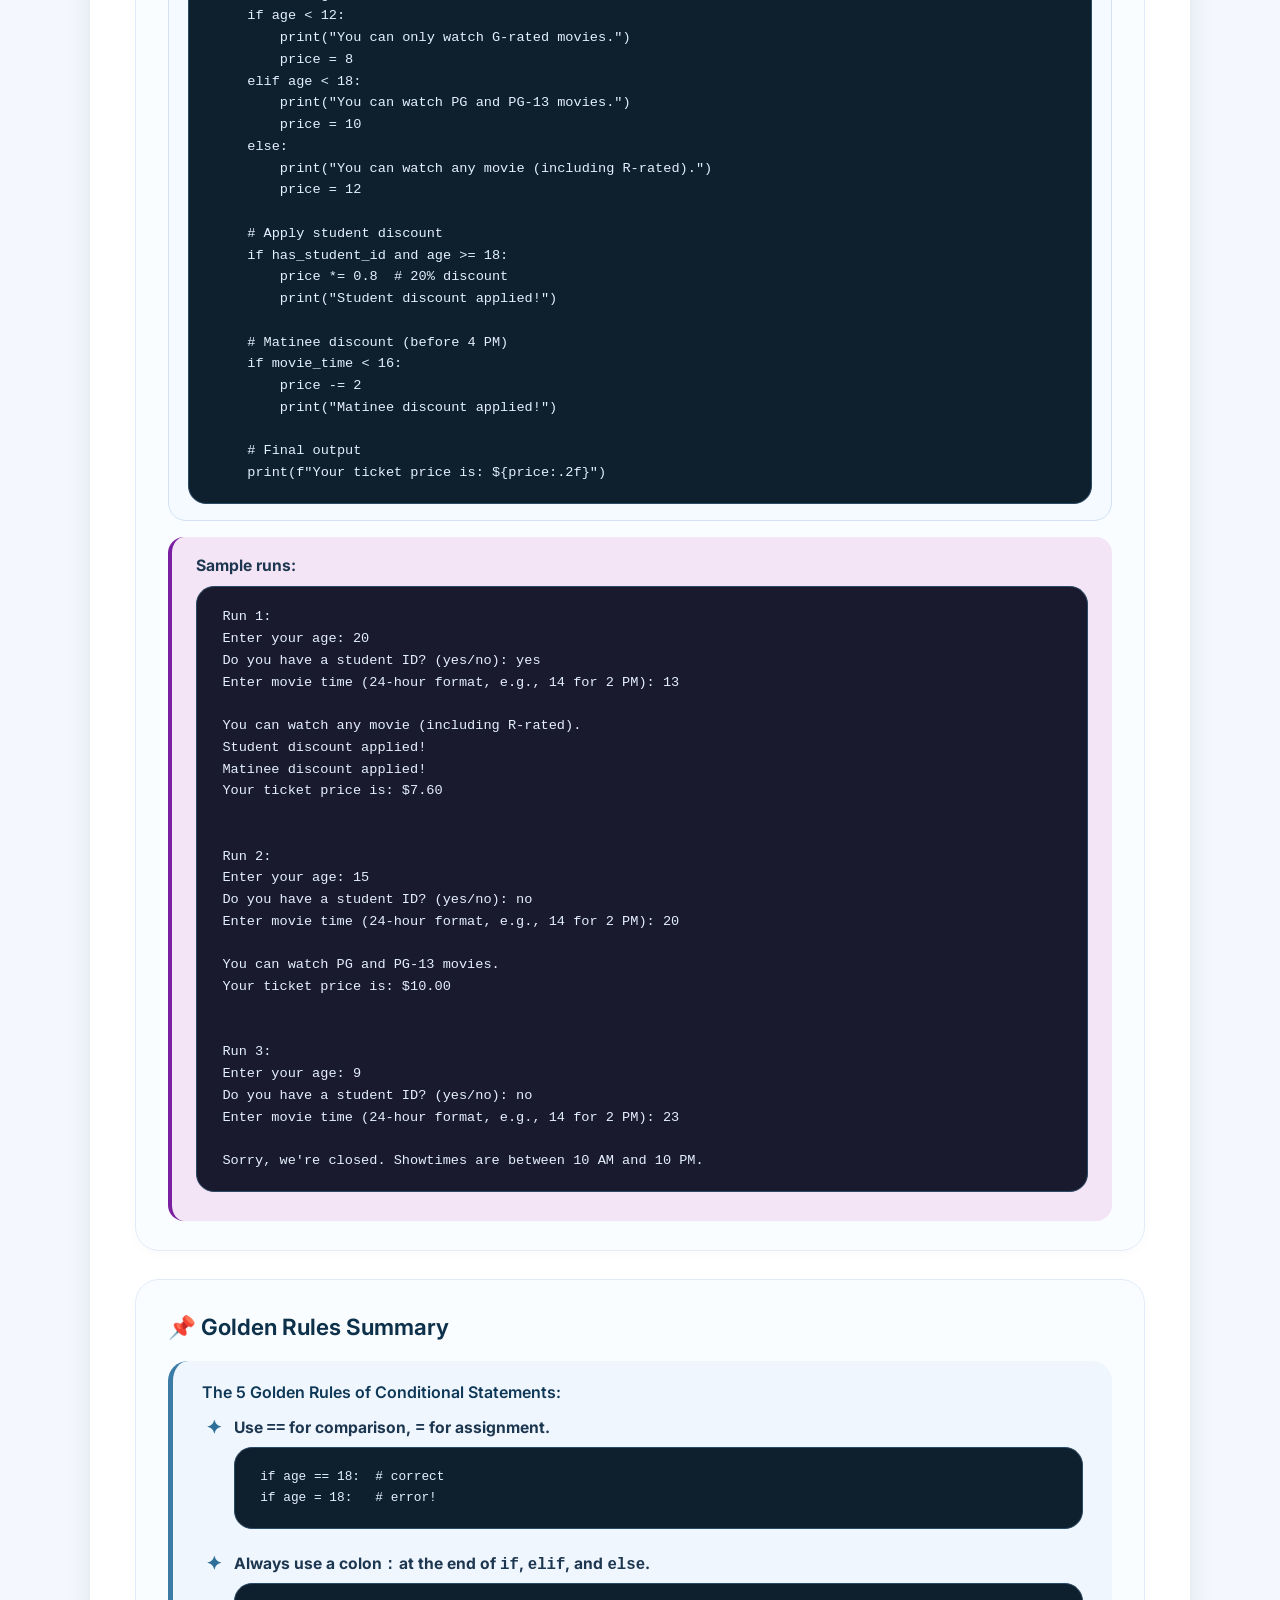
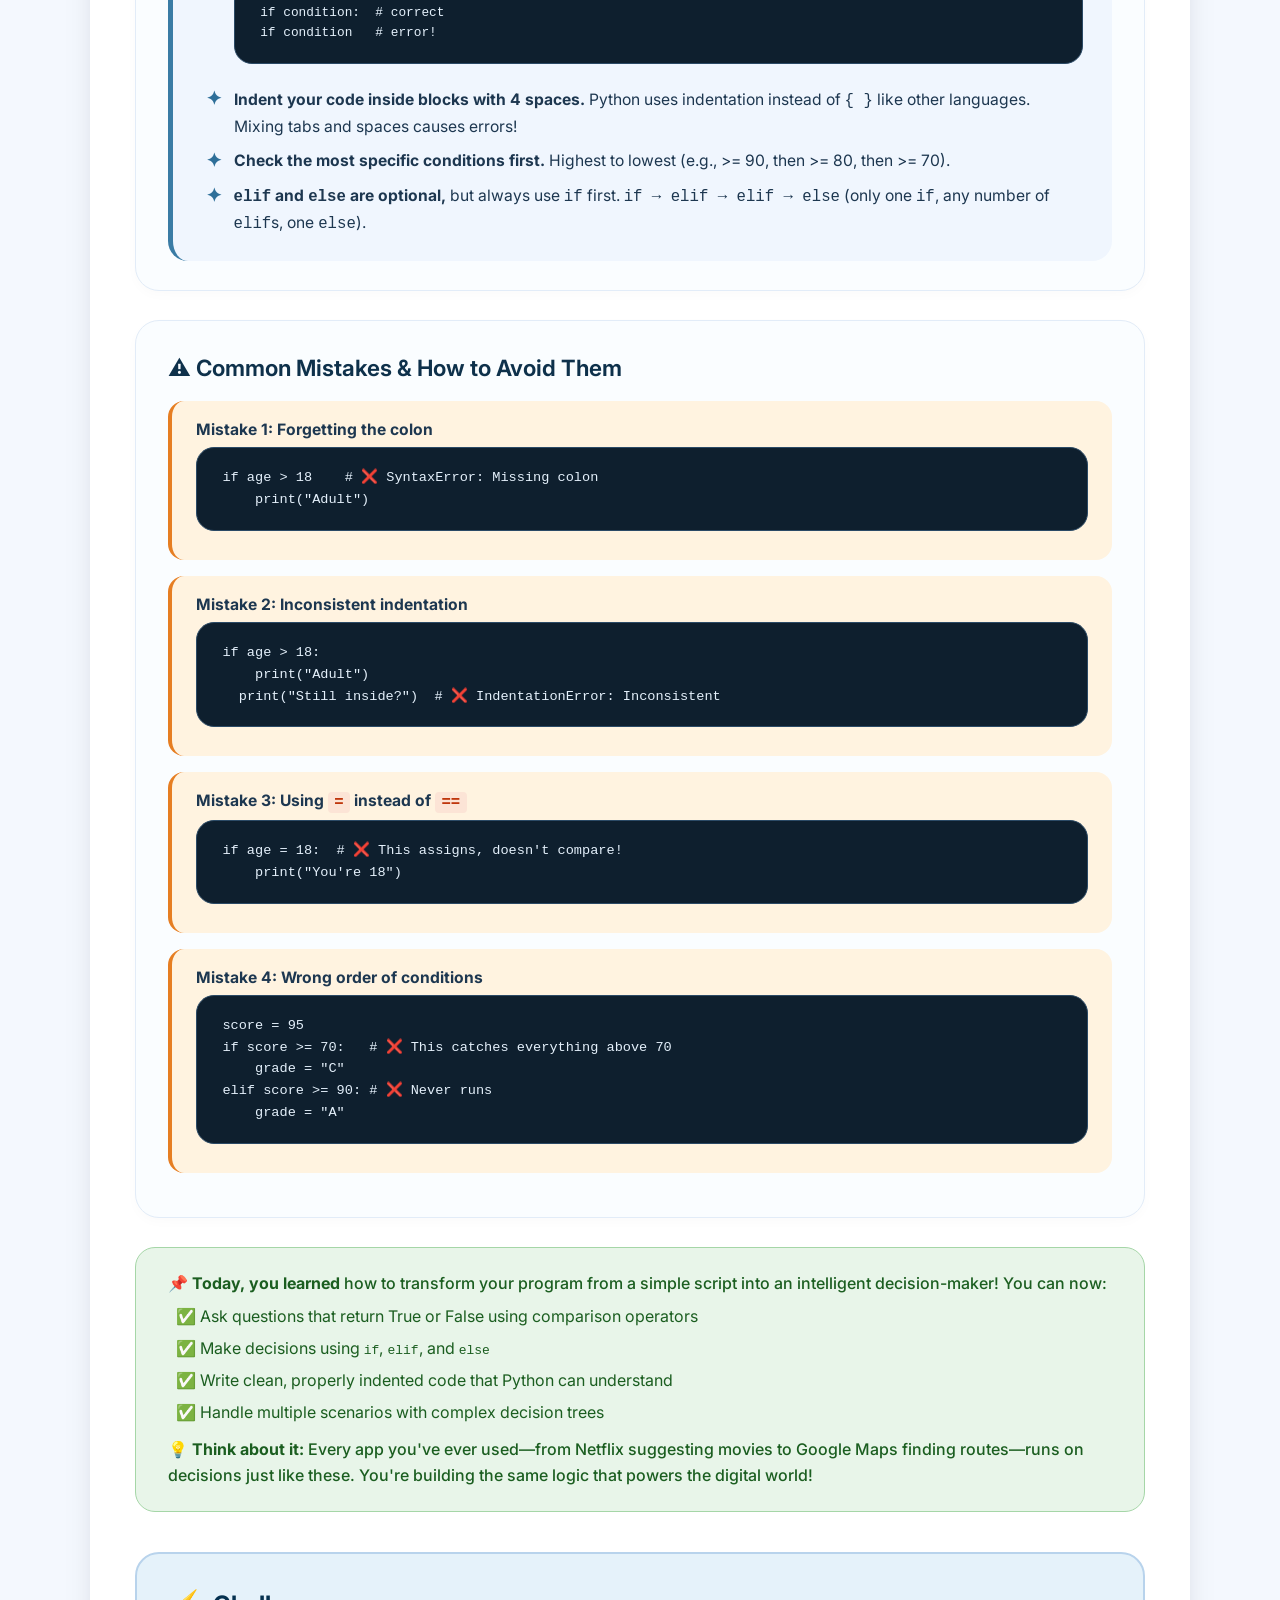
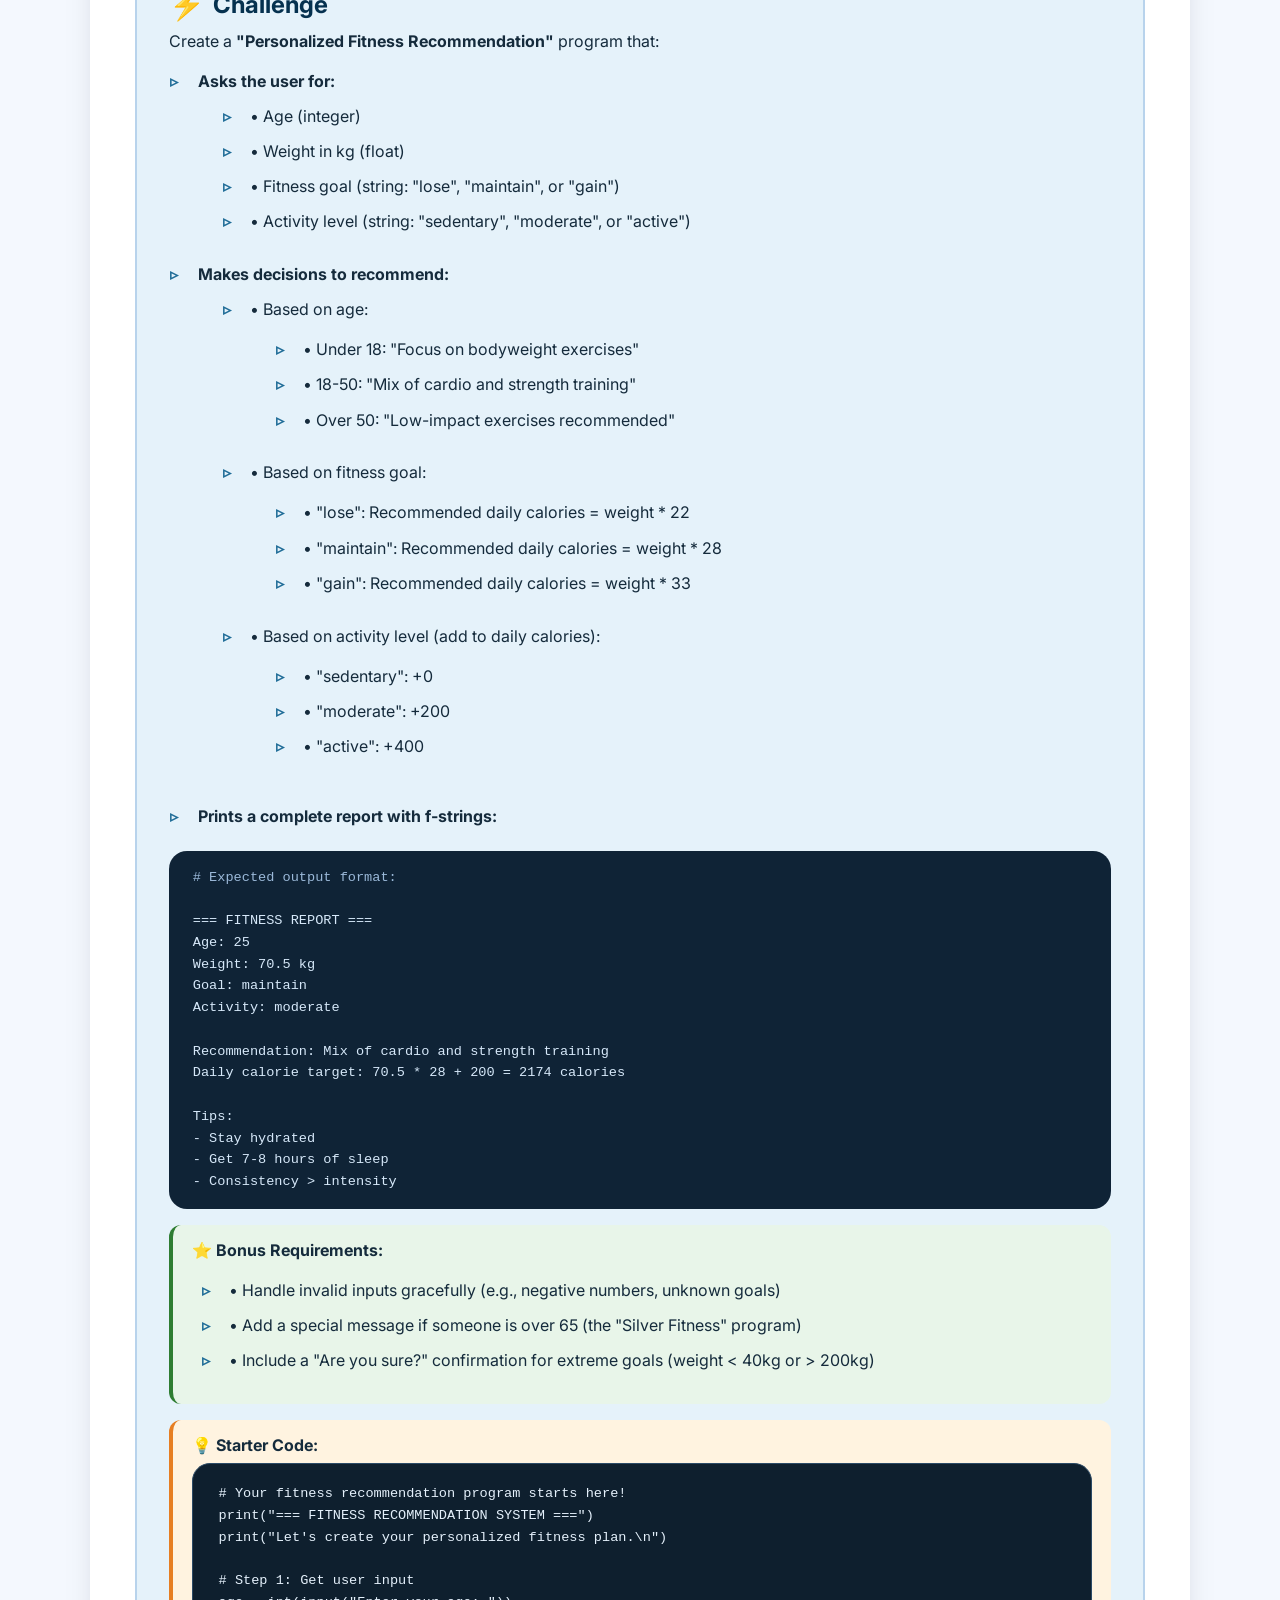
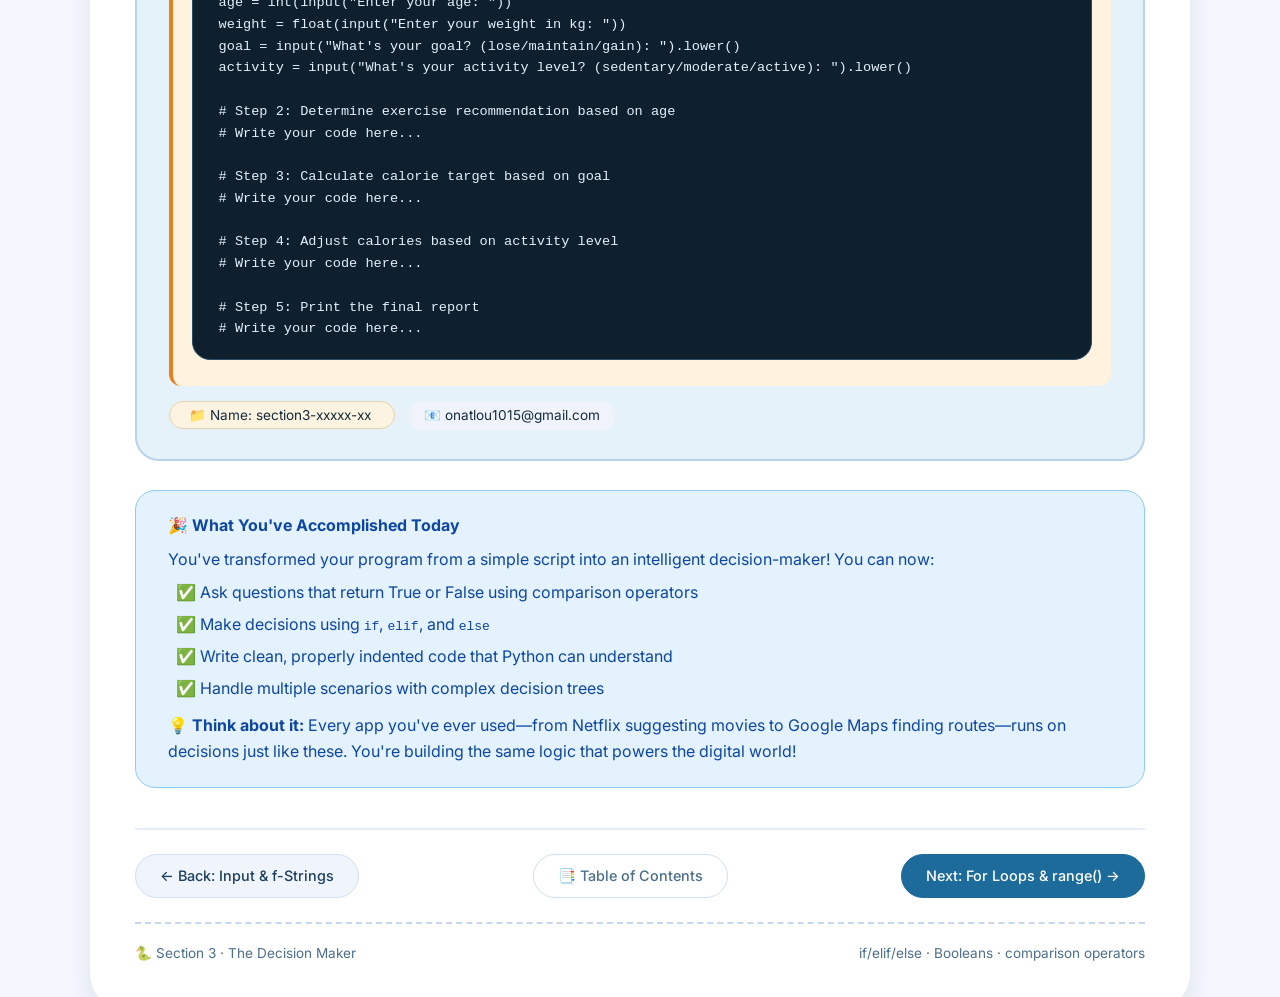
<file: section3-conditional-statements.html>
<!DOCTYPE html>
<html lang="en">
<head>
    <meta charset="UTF-8">
    <meta name="viewport" content="width=device-width, initial-scale=1.0">
    <title>Section 3 – The Decision Maker | Basic Python</title>
    <link rel="preconnect" href="https://fonts.googleapis.com">
    <link rel="preconnect" href="https://fonts.gstatic.com" crossorigin>
    <link href="https://fonts.googleapis.com/css2?family=Inter:opsz,wght@14..32,400;14..32,500;14..32,600;14..32,700&display=swap" rel="stylesheet">
    <link rel="stylesheet" href="css/style.css">
    <style>
        /* Additional styles for this section */
        .comparison-table {
            width: 100%;
            border-collapse: collapse;
            margin: 0.8rem 0;
            font-size: 0.9rem;
        }
        .comparison-table th,
        .comparison-table td {
            border: 1px solid #dce8f5;
            padding: 0.5rem 0.8rem;
            text-align: left;
        }
        .comparison-table th {
            background: #e8f0fe;
            color: #0e314b;
            font-weight: 600;
        }
        .comparison-table tr:nth-child(even) {
            background: #f8faff;
        }
        .comparison-table .true {
            color: #2e7d32;
            font-weight: 600;
        }
        .comparison-table .false {
            color: #c62828;
            font-weight: 600;
        }
        .warning-box {
            background: #fff3e0;
            border-radius: 16px;
            padding: 1rem 1.5rem;
            border-left: 4px solid #e67e22;
            margin: 1rem 0;
        }
        .warning-box code {
            background: #fce4d6;
            padding: 0.1rem 0.4rem;
            border-radius: 4px;
            color: #bf360c;
        }
        .success-box {
            background: #e8f5e9;
            border-radius: 16px;
            padding: 1rem 1.5rem;
            border-left: 4px solid #2e7d32;
            margin: 1rem 0;
        }
        .info-box {
            background: #e3f2fd;
            border-radius: 16px;
            padding: 1rem 1.5rem;
            border-left: 4px solid #1565c0;
            margin: 1rem 0;
        }
        .indent-demo {
            background: #0e1f2e;
            color: #e4f0fb;
            padding: 1rem 1.5rem;
            border-radius: 12px;
            font-family: monospace;
            font-size: 0.85rem;
            margin: 0.5rem 0;
            overflow-x: auto;
            white-space: pre;
        }
        .indent-demo .l0 { color: #e4f0fb; }
        .indent-demo .l1 { color: #8ab4d6; padding-left: 1.5rem; }
        .indent-demo .l2 { color: #a6e22e; padding-left: 3rem; }
        .indent-demo .l1-else { color: #f0c674; padding-left: 1.5rem; }
        .indent-demo .comment { color: #8aaec9; }
    </style>
</head>
<body>
    <div class="container">
        <!-- Top Navigation -->
        <div class="top-nav">
            <div class="breadcrumb">
                <a href="index.html">🏠 Home</a> &gt; <a href="section2-input-fstrings.html">Section 2</a> &gt; Section 3
            </div>
            <span class="section-badge">Section 3 of 10</span>
        </div>

        <!-- Section Header -->
        <div class="section-header">
            <h1>🧠 Section 3 · The Decision Maker – Conditional Statements</h1>
            <div class="subtitle">Boolean logic (True/False). Comparison operators (==, !=, >, <). if, elif, and else blocks. Indentation rules.</div>
        </div>

        <!-- Intro -->
        <div class="intro-block">
            <p><strong>Giving Your Program a Brain</strong></p>
            <p>Imagine you're a bouncer at an exclusive club. You check each person: "Are you over 21? Do you have an ID? Are you on the guest list?" Based on the answers, you make a decision—let them in or turn them away.</p>
            <p style="margin-top: 0.6rem;">Your program needs this same ability. Without decisions, every program runs the same way every time—like a movie that plays the same scenes repeatedly. With decisions, your program becomes interactive and intelligent, responding differently based on the situation.</p>
        </div>

        <!-- Learning Outcomes -->
        <div class="learning-outcomes">
            <span class="label">📘 By the end of this lesson, you will:</span>
            <span class="pill">understand Boolean values</span>
            <span class="pill">use comparison operators</span>
            <span class="pill">write if/elif/else statements</span>
            <span class="pill">master indentation rules</span>
        </div>

        <!-- Part A: Boolean Logic -->
        <div class="part">
            <h2><span class="part-label">A</span> Boolean Logic – The Language of Decisions</h2>
            <p>At the heart of every decision is a simple question with only two possible answers: <strong>Yes (True)</strong> or <strong>No (False)</strong>.</p>
            <p>In Python, these are called <strong>Booleans</strong> (named after George Boole, a mathematician who invented this logic system).</p>

            <div class="example-box">
                <div class="code-block">is_raining = True
is_sunny = False
print(is_raining)  # Outputs: True
print(is_sunny)    # Outputs: False</div>
            </div>

            <p><strong>Where Booleans come from:</strong></p>
            <p>Booleans usually come from <strong>comparisons</strong>—asking Python to compare two values.</p>

            <div class="example-box">
                <div class="code-block">age = 25
is_adult = age >= 18    # True (25 is greater than 18)
can_retire = age >= 65  # False (25 is not greater than 65)
print(is_adult)    # True
print(can_retire)  # False</div>
            </div>

            <div class="success-box">
                <p><strong>💡 Think of it like this:</strong> Every question you ask the computer returns either <code>True</code> or <code>False</code>.</p>
                <p><code>age >= 18</code> is like asking: <em>"Is age greater than or equal to 18?"</em></p>
                <p>The computer answers: <strong>"True!"</strong> or <strong>"False!"</strong></p>
            </div>
        </div>

        <!-- Part B: Comparison Operators -->
        <div class="part">
            <h2><span class="part-label">B</span> Comparison Operators – Asking Questions</h2>
            <p>These are the tools you use to ask questions in Python.</p>

            <table class="comparison-table">
                <thead>
                    <tr>
                        <th>Operator</th>
                        <th>Meaning</th>
                        <th>Example</th>
                        <th>Result</th>
                    </tr>
                </thead>
                <tbody>
                    <tr>
                        <td><code>==</code></td>
                        <td>Equal to</td>
                        <td><code>5 == 5</code></td>
                        <td class="true">True</td>
                    </tr>
                    <tr>
                        <td><code>!=</code></td>
                        <td>Not equal to</td>
                        <td><code>5 != 3</code></td>
                        <td class="true">True</td>
                    </tr>
                    <tr>
                        <td><code>&gt;</code></td>
                        <td>Greater than</td>
                        <td><code>10 &gt; 5</code></td>
                        <td class="true">True</td>
                    </tr>
                    <tr>
                        <td><code>&lt;</code></td>
                        <td>Less than</td>
                        <td><code>10 &lt; 5</code></td>
                        <td class="false">False</td>
                    </tr>
                    <tr>
                        <td><code>&gt;=</code></td>
                        <td>Greater than or equal to</td>
                        <td><code>10 &gt;= 10</code></td>
                        <td class="true">True</td>
                    </tr>
                    <tr>
                        <td><code>&lt;=</code></td>
                        <td>Less than or equal to</td>
                        <td><code>10 &lt;= 9</code></td>
                        <td class="false">False</td>
                    </tr>
                </tbody>
            </table>

            <div class="warning-box">
                <p><strong>⚠️ WARNING: <code>=</code> vs <code>==</code></strong></p>
                <ul>
                    <li><code>=</code> is for <strong>assignment</strong> (putting a value in a variable).</li>
                    <li><code>==</code> is for <strong>comparison</strong> (asking if two things are equal).</li>
                </ul>
                <div class="code-block" style="margin-top: 0.5rem; font-size: 0.85rem;"># WRONG - This assigns 18 to age (always True in a condition!)
if age = 18:
    print("You're 18")

# CORRECT - This asks if age equals 18
if age == 18:
    print("You're 18")</div>
            </div>

            <p><strong>Real-world comparison examples:</strong></p>
            <div class="example-box">
                <div class="code-block">score = 85
grade = "A"

print(score > 70)      # True
print(score == 100)    # False
print(grade != "F")    # True
print(grade == "A")    # True

# You can even compare strings!
name = "Alice"
print(name == "Alice")   # True (case-sensitive!)
print(name == "alice")   # False (different case)</div>
            </div>
        </div>

        <!-- Part C: The if Statement -->
        <div class="part">
            <h2><span class="part-label">C</span> The if Statement – Making the First Decision</h2>
            <p>The <code>if</code> statement is the most basic decision-maker. It checks a condition. If it's <code>True</code>, it runs the code block. If it's <code>False</code>, it skips it.</p>

            <div class="example-box">
                <p><strong>Syntax:</strong></p>
                <div class="code-block">if condition:
    # Code to run if condition is True
    # This must be INDENTED!</div>
            </div>

            <p><strong>Simple example:</strong></p>
            <div class="example-box">
                <div class="code-block">age = 18
if age >= 18:
    print("You can vote!")  # This runs because age >= 18 is True</div>
            </div>

            <p><strong>What if the condition is False?</strong></p>
            <div class="example-box">
                <div class="code-block">age = 16
if age >= 18:
    print("You can vote!")  # This is SKIPPED (nothing runs)</div>
            </div>

            <p><strong>Multiple if statements (each checked separately):</strong></p>
            <div class="example-box">
                <div class="code-block">temperature = 75
if temperature > 80:
    print("It's hot outside!")

if temperature > 60:
    print("It's warm outside!")  # This runs

if temperature < 40:
    print("It's cold outside!")

# Output:
# It's warm outside!</div>
            </div>
        </div>

        <!-- Part D: The else Statement -->
        <div class="part">
            <h2><span class="part-label">D</span> The else Statement – The Alternative Path</h2>
            <p><code>else</code> gives you a fallback option. If the <code>if</code> condition is <code>False</code>, the <code>else</code> block runs.</p>

            <div class="example-box">
                <p><strong>Syntax:</strong></p>
                <div class="code-block">if condition:
    # Runs if True
else:
    # Runs if False</div>
            </div>

            <p><strong>Example:</strong></p>
            <div class="example-box">
                <div class="code-block">age = 16
if age >= 18:
    print("You can vote!")
else:
    print("You're too young to vote.")
    print("Wait", 18 - age, "more years.")

# Output:
# You're too young to vote.
# Wait 2 more years.</div>
            </div>

            <div class="info-box">
                <p><strong>💡 Important:</strong> <code>else</code> has NO condition—it's the "catch-all" for everything that doesn't match the <code>if</code>.</p>
            </div>
        </div>

        <!-- Part E: The elif Statement -->
        <div class="part">
            <h2><span class="part-label">E</span> The elif Statement – Multiple Choices</h2>
            <p>What if you have more than two possibilities? That's where <code>elif</code> (short for "else if") comes in. It lets you check multiple conditions in order.</p>

            <div class="example-box">
                <p><strong>Syntax:</strong></p>
                <div class="code-block">if condition1:
    # Runs if condition1 is True
elif condition2:
    # Runs if condition1 is False AND condition2 is True
elif condition3:
    # Runs if condition1 and condition2 are False AND condition3 is True
else:
    # Runs if ALL conditions are False</div>
            </div>

            <p><strong>Example – The Grading System:</strong></p>
            <div class="example-box">
                <div class="code-block">score = 85
if score >= 90:
    grade = "A"
    print("Excellent!")
elif score >= 80:
    grade = "B"
    print("Good job!")
elif score >= 70:
    grade = "C"
    print("Not bad.")
elif score >= 60:
    grade = "D"
    print("You need to study more.")
else:
    grade = "F"
    print("You failed. Seek help!")

print(f"Your grade is: {grade}")

# Output:
# Good job!
# Your grade is: B</div>
            </div>

            <p><strong>How Python processes this:</strong></p>
            <ul>
                <li>Checks <code>score >= 90</code> → <strong>False</strong> (85 is not >= 90) → Move on</li>
                <li>Checks <code>score >= 80</code> → <strong>True</strong> (85 is >= 80) → <strong>RUNS THIS BLOCK</strong>, then <strong>SKIPS everything else</strong></li>
                <li>The remaining <code>elif</code> and <code>else</code> are ignored</li>
            </ul>

            <div class="warning-box">
                <p><strong>⚠️ CRITICAL: Order matters!</strong></p>
                <div class="code-block" style="margin-top: 0.5rem; font-size: 0.85rem;"># WRONG ORDER - This never reaches "A"
score = 95

if score >= 70:      # This is True!
    grade = "C"
elif score >= 80:    # This is never checked
    grade = "B"
elif score >= 90:    # This is never checked
    grade = "A"

print(grade)  # Outputs: C (WRONG!)

# CORRECT ORDER - Check highest first
if score >= 90:
    grade = "A"
elif score >= 80:
    grade = "B"
elif score >= 70:
    grade = "C"</div>
            </div>
        </div>

        <!-- Part F: Indentation -->
        <div class="part">
            <h2><span class="part-label">F</span> The Golden Rule of Python – INDENTATION</h2>
            <p><strong>Indentation is NOT optional in Python.</strong> It's how Python knows which code belongs to which block.</p>

            <div class="info-box">
                <p><strong>The Rule:</strong> All code inside an <code>if</code>, <code>elif</code>, or <code>else</code> must be indented by <strong>4 spaces</strong> (or a Tab).</p>
            </div>

            <p><strong>Correct:</strong></p>
            <div class="indent-demo"><span class="l0">if age >= 18:              <span class="comment"># ← Colon here</span></span>
<span class="l1">print("Adult")         <span class="comment"># ← 4 spaces/Tab (inside the if)</span></span>
<span class="l1">print("You can vote")  <span class="comment"># ← 4 spaces/Tab (still inside)</span></span>
<span class="l0">print("Program ends")      <span class="comment"># ← No indent (outside the if)</span></span></div>

            <p><strong>Wrong:</strong></p>
            <div class="indent-demo"><span class="l0">if age >= 18:</span>
<span class="l0" style="color: #e74c3c;">print("Adult")             <span class="comment"># ❌ IndentationError!</span></span>
<span class="l0" style="color: #e74c3c;">print("You can vote")      <span class="comment"># ❌ IndentationError!</span></span></div>

            <p><strong>Nested conditions (if inside an if):</strong></p>
            <div class="indent-demo"><span class="l0">age = 25</span>
<span class="l0">has_id = True</span>
<span class="l0">if age >= 18:</span>
<span class="l1">print("Age check passed.")</span>
<span class="l1">if has_id:</span>
<span class="l2">print("You may enter the club!")  <span class="comment"># Inside BOTH ifs</span></span>
<span class="l1-else">else:</span>
<span class="l2">print("You need an ID.") <span class="comment"># Inside first if, inside else</span></span>
<span class="l1-else">else:</span>
<span class="l2">print("Too young.")               <span class="comment"># Inside first if's else</span></span></div>

            <p><strong>The indentation visually shows the structure:</strong></p>
            <div class="indent-demo"><span class="l0">if age >= 18:           <span class="comment">← Level 0</span></span>
<span class="l1">if has_id:          <span class="comment">← Level 1 (indented)</span></span>
<span class="l2">print("Enter")  <span class="comment">← Level 2 (indented further)</span></span>
<span class="l1-else">else:               <span class="comment">← Level 1 (same as inner if)</span></span>
<span class="l2">print("No ID")  <span class="comment">← Level 2</span></span>
<span class="l1-else">else:                   <span class="comment">← Level 0 (same as outer if)</span></span>
<span class="l2">print("Too young")  <span class="comment">← Level 1</span></span></div>
        </div>

        <!-- Part G: Putting It All Together -->
        <div class="part">
            <h2><span class="part-label">G</span> Putting It All Together – The Complete Decision Maker</h2>
            <p>Let's build a comprehensive program that uses everything we've learned:</p>

            <div class="example-box">
                <p><strong>The Interactive Movie Ticket System:</strong></p>
                <div class="code-block" style="font-size: 0.85rem;"># The Interactive Movie Ticket System

# Get user input
age = int(input("Enter your age: "))
has_student_id = input("Do you have a student ID? (yes/no): ").lower() == "yes"
movie_time = int(input("Enter movie time (24-hour format, e.g., 14 for 2 PM): "))

# Check movie availability
if movie_time < 10 or movie_time > 22:
    print("Sorry, we're closed. Showtimes are between 10 AM and 10 PM.")
else:
    # Check age restrictions
    if age < 12:
        print("You can only watch G-rated movies.")
        price = 8
    elif age < 18:
        print("You can watch PG and PG-13 movies.")
        price = 10
    else:
        print("You can watch any movie (including R-rated).")
        price = 12
    
    # Apply student discount
    if has_student_id and age >= 18:
        price *= 0.8  # 20% discount
        print("Student discount applied!")
    
    # Matinee discount (before 4 PM)
    if movie_time < 16:
        price -= 2
        print("Matinee discount applied!")
    
    # Final output
    print(f"Your ticket price is: ${price:.2f}")</div>
            </div>

            <div style="background: #f3e5f5; border-radius: 16px; padding: 1rem 1.5rem; border-left: 4px solid #7b1fa2;">
                <p><strong>Sample runs:</strong></p>
                <div class="code-block" style="background: #1a1a2e; margin-top: 0.5rem; font-size: 0.85rem;">Run 1:
Enter your age: 20
Do you have a student ID? (yes/no): yes
Enter movie time (24-hour format, e.g., 14 for 2 PM): 13

You can watch any movie (including R-rated).
Student discount applied!
Matinee discount applied!
Your ticket price is: $7.60


Run 2:
Enter your age: 15
Do you have a student ID? (yes/no): no
Enter movie time (24-hour format, e.g., 14 for 2 PM): 20

You can watch PG and PG-13 movies.
Your ticket price is: $10.00


Run 3:
Enter your age: 9
Do you have a student ID? (yes/no): no
Enter movie time (24-hour format, e.g., 14 for 2 PM): 23

Sorry, we're closed. Showtimes are between 10 AM and 10 PM.</div>
            </div>
        </div>

        <!-- Golden Rules Summary -->
        <div class="part">
            <h2>📌 Golden Rules Summary</h2>
            <div class="golden-rules">
                <h4>The 5 Golden Rules of Conditional Statements:</h4>
                <ul>
                    <li><strong>Use <code>==</code> for comparison, <code>=</code> for assignment.</strong>
                        <div class="code-block" style="margin-top: 0.3rem; font-size: 0.8rem;">if age == 18:  # correct
if age = 18:   # error!</div>
                    </li>
                    <li><strong>Always use a colon <code>:</code> at the end of <code>if</code>, <code>elif</code>, and <code>else</code>.</strong>
                        <div class="code-block" style="margin-top: 0.3rem; font-size: 0.8rem;">if condition:  # correct
if condition   # error!</div>
                    </li>
                    <li><strong>Indent your code inside blocks with 4 spaces.</strong> Python uses indentation instead of <code>{ }</code> like other languages. Mixing tabs and spaces causes errors!</li>
                    <li><strong>Check the most specific conditions first.</strong> Highest to lowest (e.g., >= 90, then >= 80, then >= 70).</li>
                    <li><strong><code>elif</code> and <code>else</code> are optional,</strong> but always use <code>if</code> first. <code>if → elif → elif → else</code> (only one <code>if</code>, any number of <code>elif</code>s, one <code>else</code>).</li>
                </ul>
            </div>
        </div>

        <!-- Common Mistakes -->
        <div class="part">
            <h2>⚠️ Common Mistakes &amp; How to Avoid Them</h2>

            <div class="warning-box">
                <p><strong>Mistake 1: Forgetting the colon</strong></p>
                <div class="code-block" style="margin-top: 0.3rem; font-size: 0.85rem;">if age > 18    # ❌ SyntaxError: Missing colon
    print("Adult")</div>
            </div>

            <div class="warning-box">
                <p><strong>Mistake 2: Inconsistent indentation</strong></p>
                <div class="code-block" style="margin-top: 0.3rem; font-size: 0.85rem;">if age > 18:
    print("Adult")
  print("Still inside?")  # ❌ IndentationError: Inconsistent</div>
            </div>

            <div class="warning-box">
                <p><strong>Mistake 3: Using <code>=</code> instead of <code>==</code></strong></p>
                <div class="code-block" style="margin-top: 0.3rem; font-size: 0.85rem;">if age = 18:  # ❌ This assigns, doesn't compare!
    print("You're 18")</div>
            </div>

            <div class="warning-box">
                <p><strong>Mistake 4: Wrong order of conditions</strong></p>
                <div class="code-block" style="margin-top: 0.3rem; font-size: 0.85rem;">score = 95
if score >= 70:   # ❌ This catches everything above 70
    grade = "C"
elif score >= 90: # ❌ Never runs
    grade = "A"</div>
            </div>
        </div>

        <!-- Recap -->
        <div style="background: #e8f5e9; border-radius: 20px; padding: 1.4rem 2rem; margin: 1.2rem 0; border: 1px solid #a5d6a7;">
            <p style="font-weight: 500; color: #1b5e20;">📌 <strong>Today, you learned</strong> how to transform your program from a simple script into an intelligent decision-maker! You can now:</p>
            <ul style="list-style: none; padding-left: 0.5rem; margin-top: 0.3rem;">
                <li style="padding: 0.2rem 0; color: #1b5e20;">✅ Ask questions that return True or False using comparison operators</li>
                <li style="padding: 0.2rem 0; color: #1b5e20;">✅ Make decisions using <code>if</code>, <code>elif</code>, and <code>else</code></li>
                <li style="padding: 0.2rem 0; color: #1b5e20;">✅ Write clean, properly indented code that Python can understand</li>
                <li style="padding: 0.2rem 0; color: #1b5e20;">✅ Handle multiple scenarios with complex decision trees</li>
            </ul>
            <p style="font-weight: 500; color: #1b5e20; margin-top: 0.5rem;">💡 <strong>Think about it:</strong> Every app you've ever used—from Netflix suggesting movies to Google Maps finding routes—runs on decisions just like these. You're building the same logic that powers the digital world!</p>
        </div>

        <!-- Challenge -->
        <div class="challenge-box">
            <h3>Challenge</h3>
            <p>Create a <strong>"Personalized Fitness Recommendation"</strong> program that:</p>
            <ul>
                <li><strong>Asks the user for:</strong>
                    <ul style="margin-top: 0.3rem; list-style: none; padding-left: 1.5rem;">
                        <li>• Age (integer)</li>
                        <li>• Weight in kg (float)</li>
                        <li>• Fitness goal (string: "lose", "maintain", or "gain")</li>
                        <li>• Activity level (string: "sedentary", "moderate", or "active")</li>
                    </ul>
                </li>
                <li><strong>Makes decisions to recommend:</strong>
                    <ul style="margin-top: 0.3rem; list-style: none; padding-left: 1.5rem;">
                        <li>• Based on age:
                            <ul style="list-style: none; padding-left: 1.5rem;">
                                <li>• Under 18: "Focus on bodyweight exercises"</li>
                                <li>• 18-50: "Mix of cardio and strength training"</li>
                                <li>• Over 50: "Low-impact exercises recommended"</li>
                            </ul>
                        </li>
                        <li>• Based on fitness goal:
                            <ul style="list-style: none; padding-left: 1.5rem;">
                                <li>• "lose": Recommended daily calories = weight * 22</li>
                                <li>• "maintain": Recommended daily calories = weight * 28</li>
                                <li>• "gain": Recommended daily calories = weight * 33</li>
                            </ul>
                        </li>
                        <li>• Based on activity level (add to daily calories):
                            <ul style="list-style: none; padding-left: 1.5rem;">
                                <li>• "sedentary": +0</li>
                                <li>• "moderate": +200</li>
                                <li>• "active": +400</li>
                            </ul>
                        </li>
                    </ul>
                </li>
                <li><strong>Prints a complete report with f-strings:</strong></li>
            </ul>

            <div style="background: #0f2336; border-radius: 18px; padding: 1rem 1.5rem; margin-top: 1rem; color: #d6e8f9; font-family: monospace; font-size: 0.85rem; overflow-x: auto;">
                <span style="color: #9bb9d9;"># Expected output format:</span><br><br>
                === FITNESS REPORT ===<br>
                Age: 25<br>
                Weight: 70.5 kg<br>
                Goal: maintain<br>
                Activity: moderate<br><br>
                Recommendation: Mix of cardio and strength training<br>
                Daily calorie target: 70.5 * 28 + 200 = 2174 calories<br><br>
                Tips:<br>
                - Stay hydrated<br>
                - Get 7-8 hours of sleep<br>
                - Consistency &gt; intensity
            </div>

            <div style="margin-top: 1rem; background: #e8f5e9; border-radius: 12px; padding: 0.8rem 1.2rem; border-left: 4px solid #2e7d32;">
                <p><strong>⭐ Bonus Requirements:</strong></p>
                <ul style="list-style: none; padding-left: 0.5rem;">
                    <li>• Handle invalid inputs gracefully (e.g., negative numbers, unknown goals)</li>
                    <li>• Add a special message if someone is over 65 (the "Silver Fitness" program)</li>
                    <li>• Include a "Are you sure?" confirmation for extreme goals (weight &lt; 40kg or &gt; 200kg)</li>
                </ul>
            </div>

            <div style="margin-top: 1rem; background: #fff3e0; border-radius: 12px; padding: 0.8rem 1.2rem; border-left: 4px solid #e67e22;">
                <p><strong>💡 Starter Code:</strong></p>
                <div class="code-block" style="margin-top: 0.3rem; font-size: 0.85rem;"># Your fitness recommendation program starts here!
print("=== FITNESS RECOMMENDATION SYSTEM ===")
print("Let's create your personalized fitness plan.\n")

# Step 1: Get user input
age = int(input("Enter your age: "))
weight = float(input("Enter your weight in kg: "))
goal = input("What's your goal? (lose/maintain/gain): ").lower()
activity = input("What's your activity level? (sedentary/moderate/active): ").lower()

# Step 2: Determine exercise recommendation based on age
# Write your code here...

# Step 3: Calculate calorie target based on goal
# Write your code here...

# Step 4: Adjust calories based on activity level
# Write your code here...

# Step 5: Print the final report
# Write your code here...</div>
            </div>

            <div style="margin-top: 1rem;">
                <span style="background: #fcf3e0; padding: 0.3rem 1.2rem; border-radius: 40px; font-size: 0.85rem; border: 1px solid #e4d1b5;">
                    📁 Name: section3-xxxxx-xx
                </span>
                <span style="display: inline-block; margin-left: 0.8rem; background: #f0f4fa; padding: 0.2rem 1rem; border-radius: 30px; font-size: 0.85rem;">
                    📧 onatlou1015@gmail.com
                </span>
            </div>
        </div>

        <!-- What You've Accomplished -->
        <div style="background: #e3f2fd; border-radius: 20px; padding: 1.4rem 2rem; margin: 1.5rem 0; border: 1px solid #90caf9;">
            <h4 style="color: #0d47a1; margin-bottom: 0.5rem;">🎉 What You've Accomplished Today</h4>
            <p style="color: #0d47a1;">You've transformed your program from a simple script into an intelligent decision-maker! You can now:</p>
            <ul style="list-style: none; padding-left: 0.5rem; margin-top: 0.3rem;">
                <li style="padding: 0.2rem 0; color: #0d47a1;">✅ Ask questions that return True or False using comparison operators</li>
                <li style="padding: 0.2rem 0; color: #0d47a1;">✅ Make decisions using <code>if</code>, <code>elif</code>, and <code>else</code></li>
                <li style="padding: 0.2rem 0; color: #0d47a1;">✅ Write clean, properly indented code that Python can understand</li>
                <li style="padding: 0.2rem 0; color: #0d47a1;">✅ Handle multiple scenarios with complex decision trees</li>
            </ul>
            <p style="color: #0d47a1; margin-top: 0.5rem;">💡 <strong>Think about it:</strong> Every app you've ever used—from Netflix suggesting movies to Google Maps finding routes—runs on decisions just like these. You're building the same logic that powers the digital world!</p>
        </div>

        <!-- Navigation -->
        <div class="nav-links">
            <a href="section2-input-fstrings.html" class="back">← Back: Input &amp; f-Strings</a>
            <a href="index.html" class="toc-link">📑 Table of Contents</a>
            <a href="section4-for-loops.html" class="next">Next: For Loops &amp; range() →</a>
        </div>

        <!-- Footer -->
        <div class="section-footer">
            <span>🐍 Section 3 · The Decision Maker</span>
            <span>if/elif/else · Booleans · comparison operators</span>
        </div>
    </div>
</body>
</html>
</file>
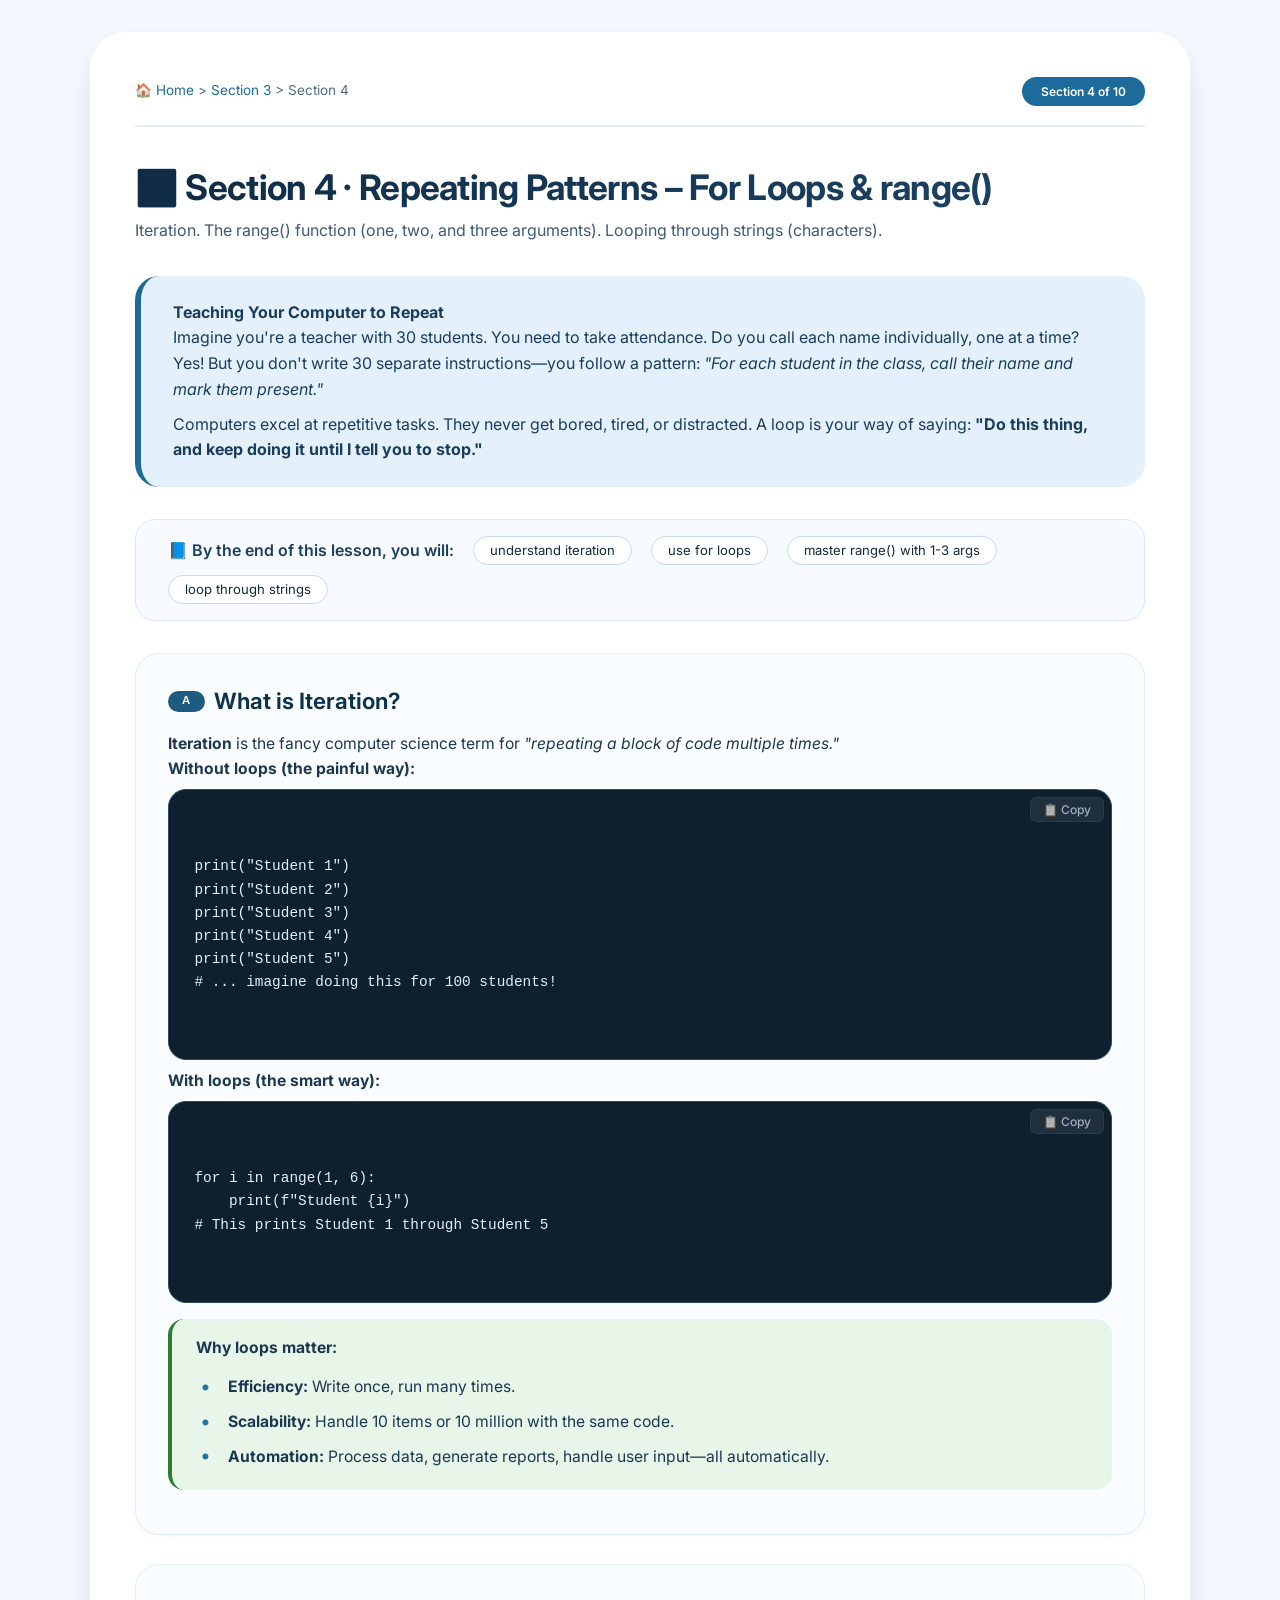
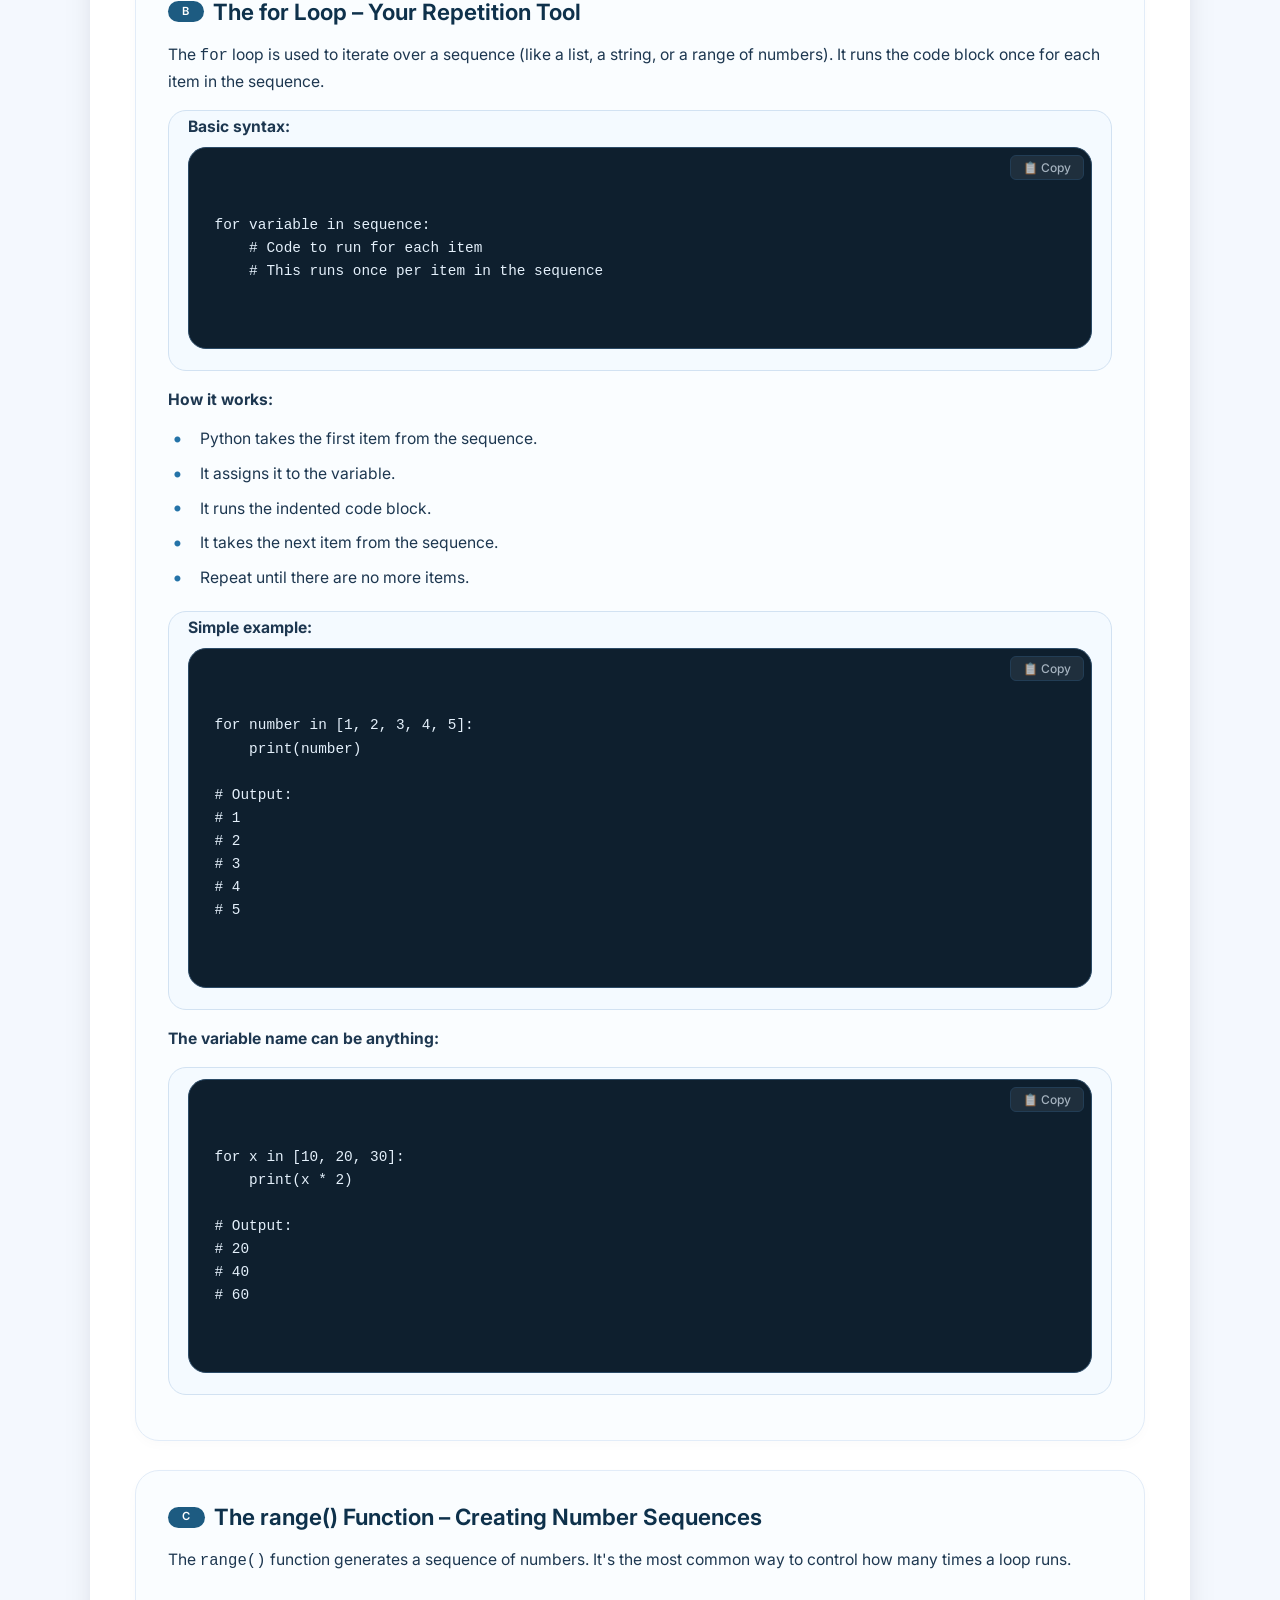
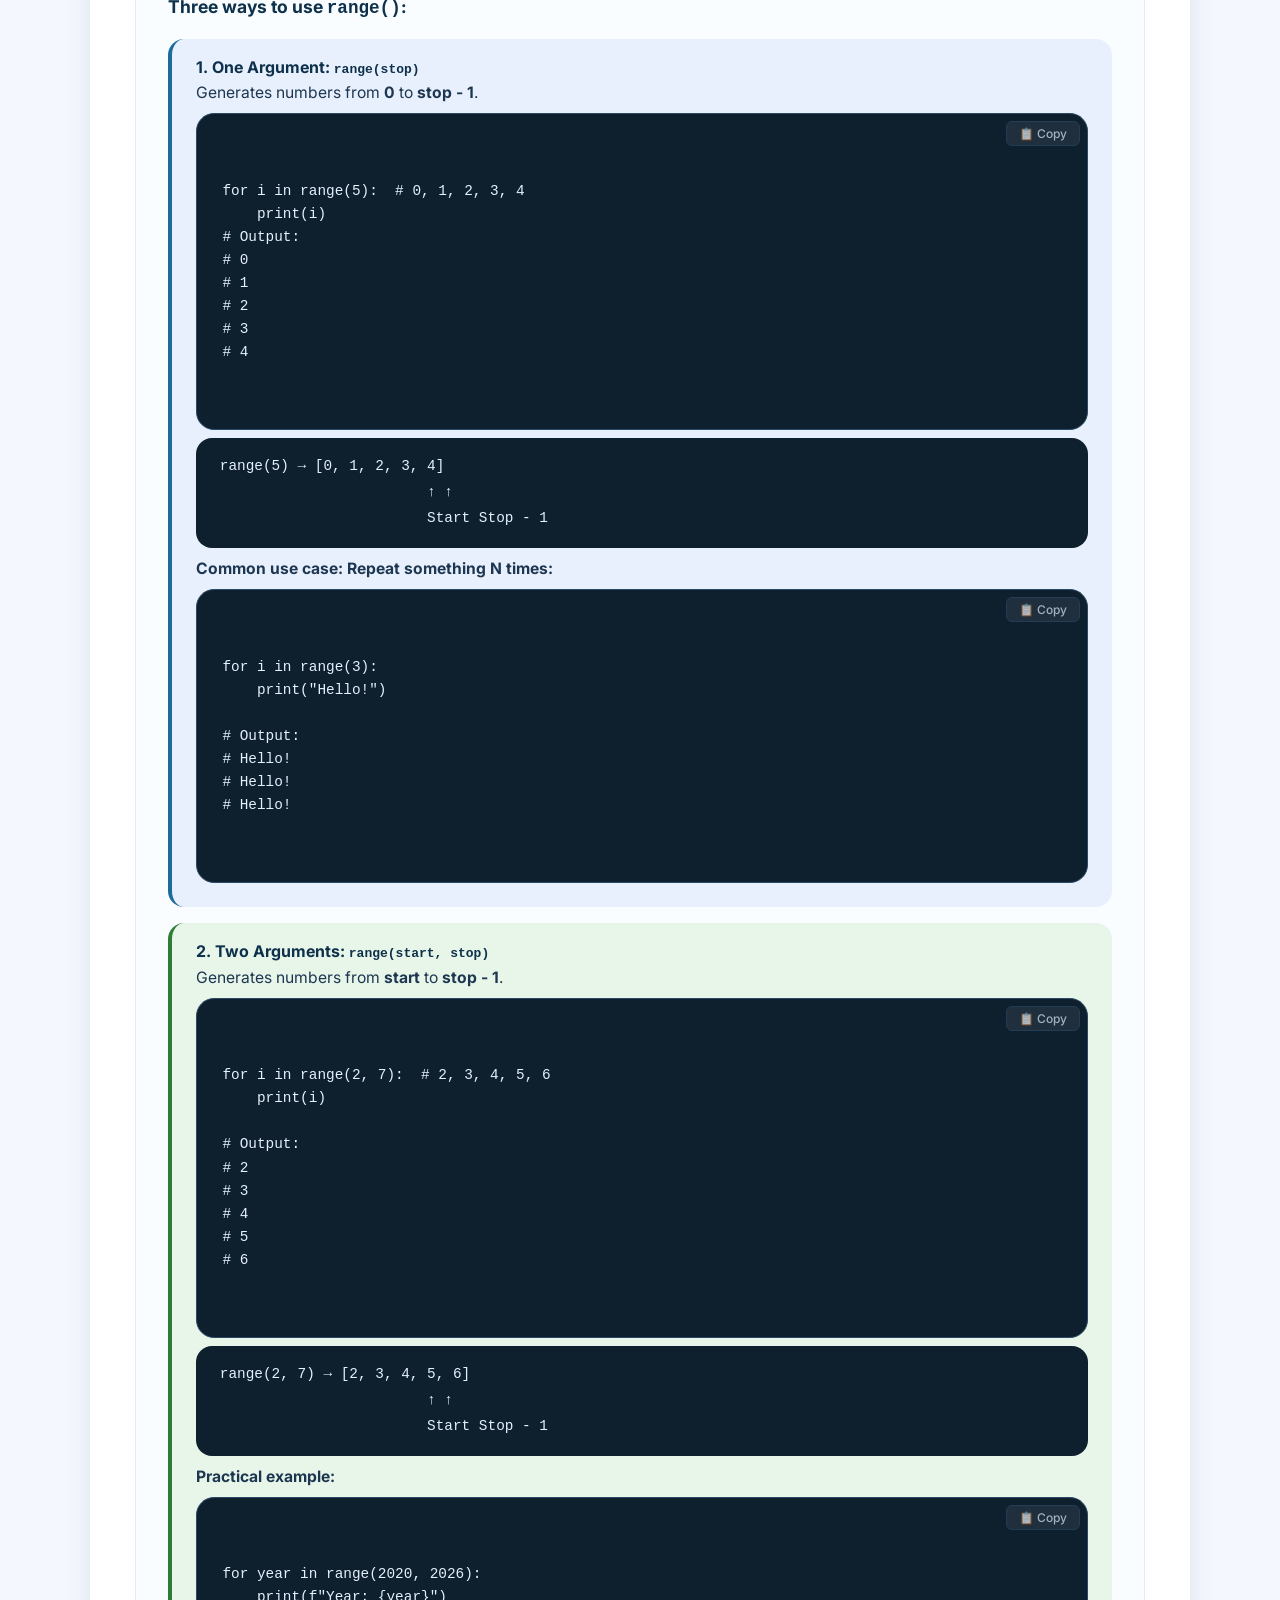
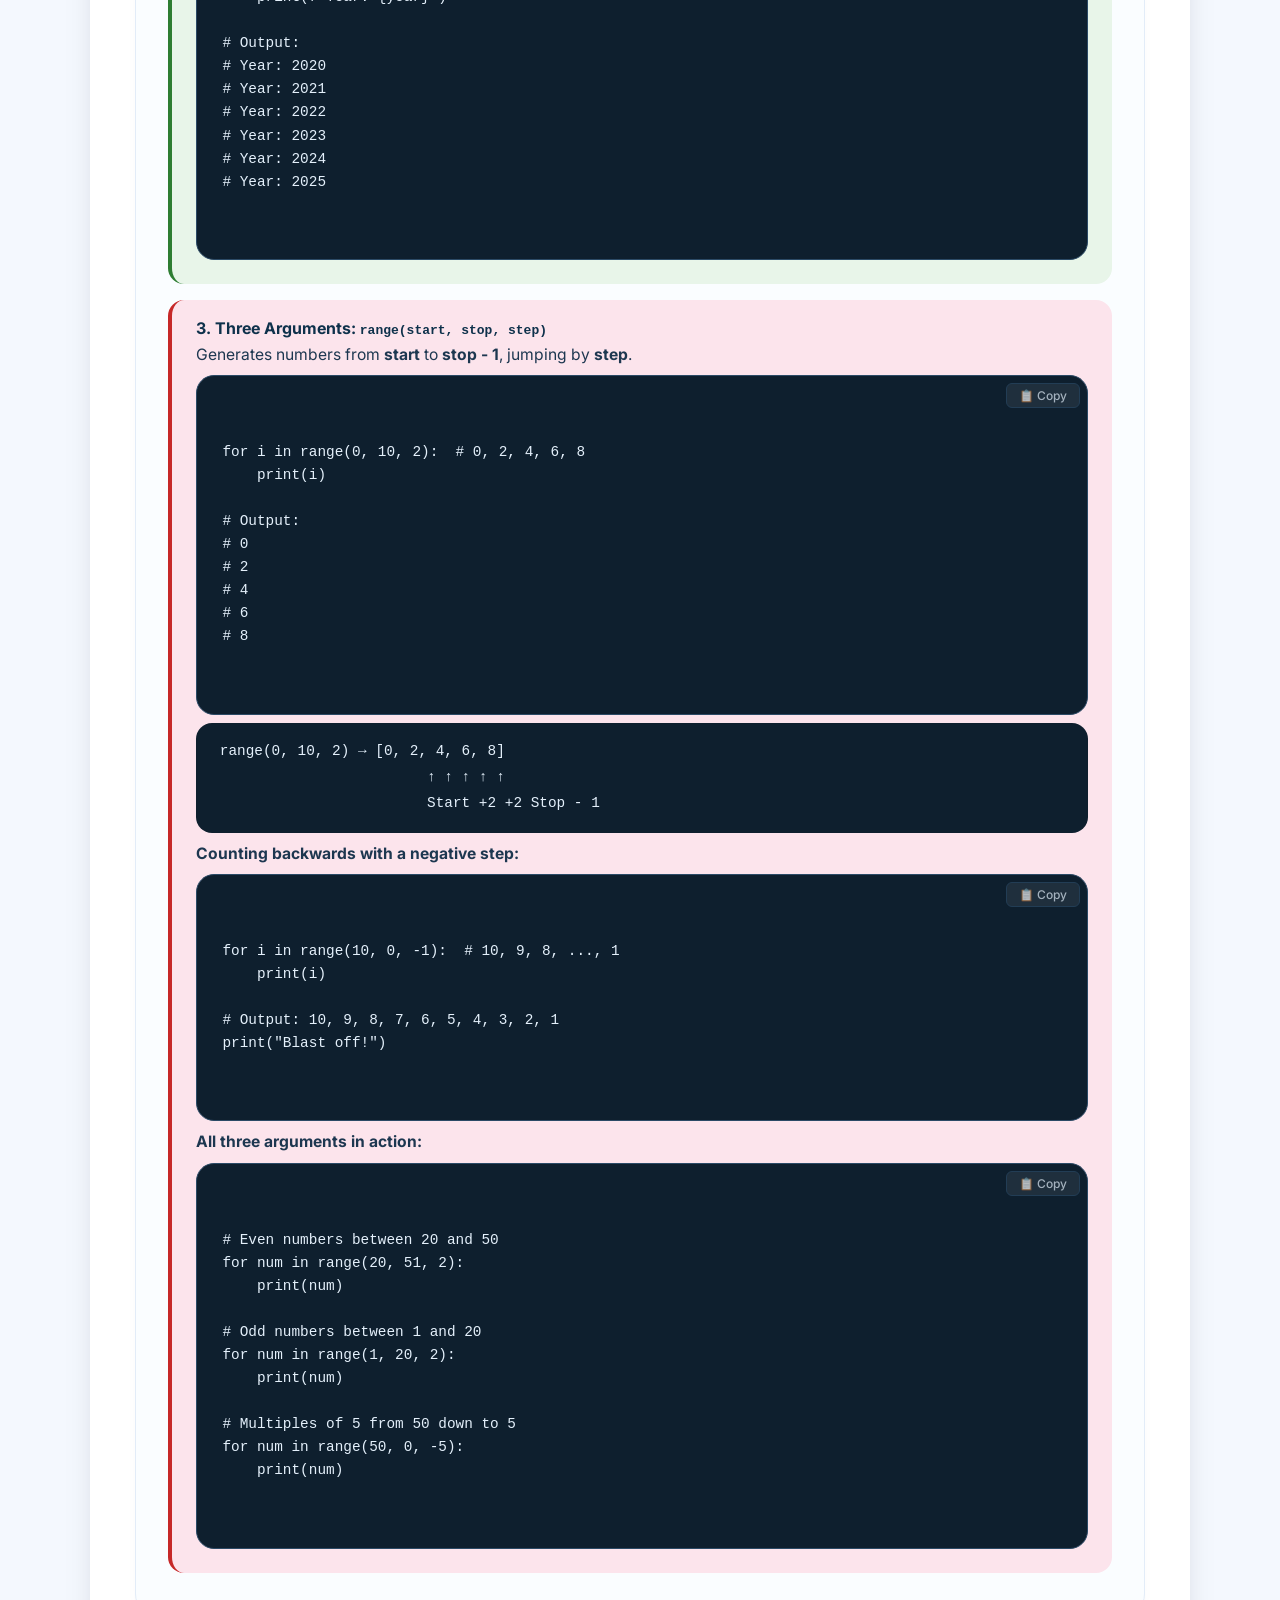
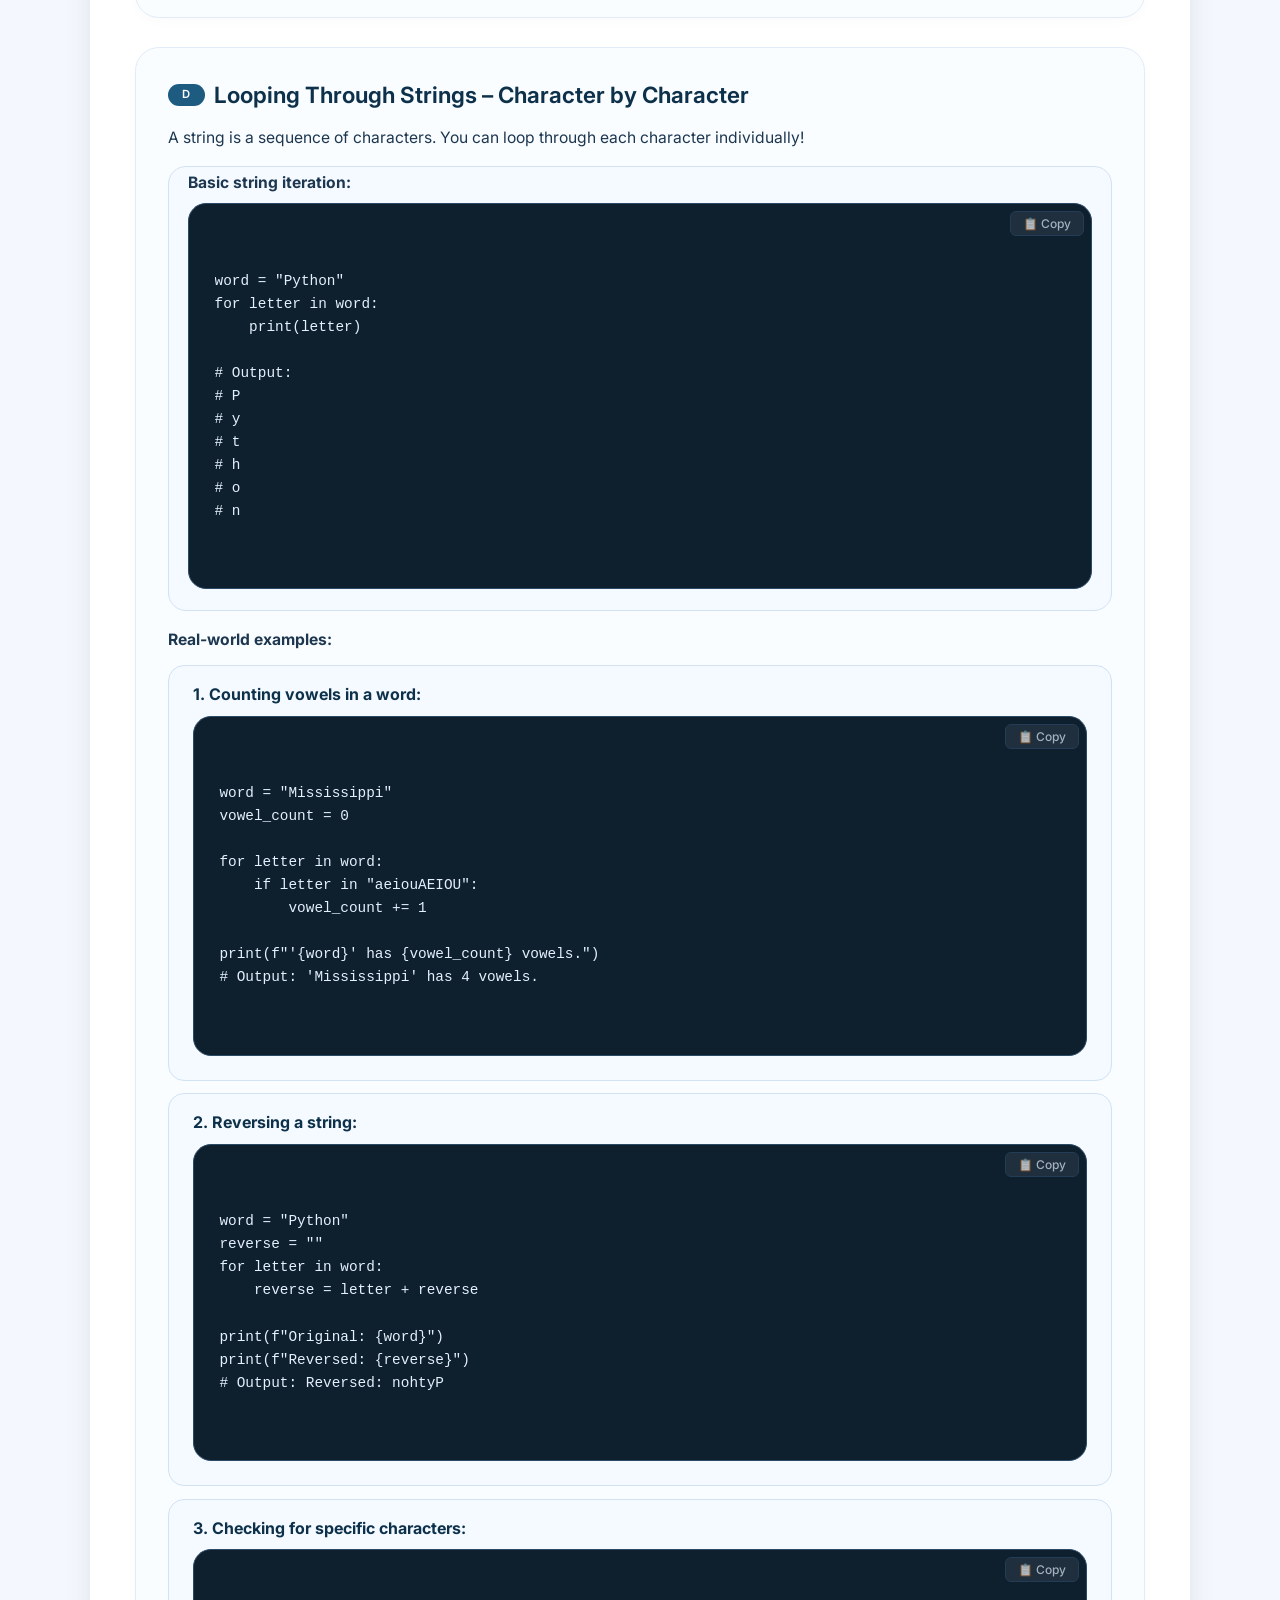
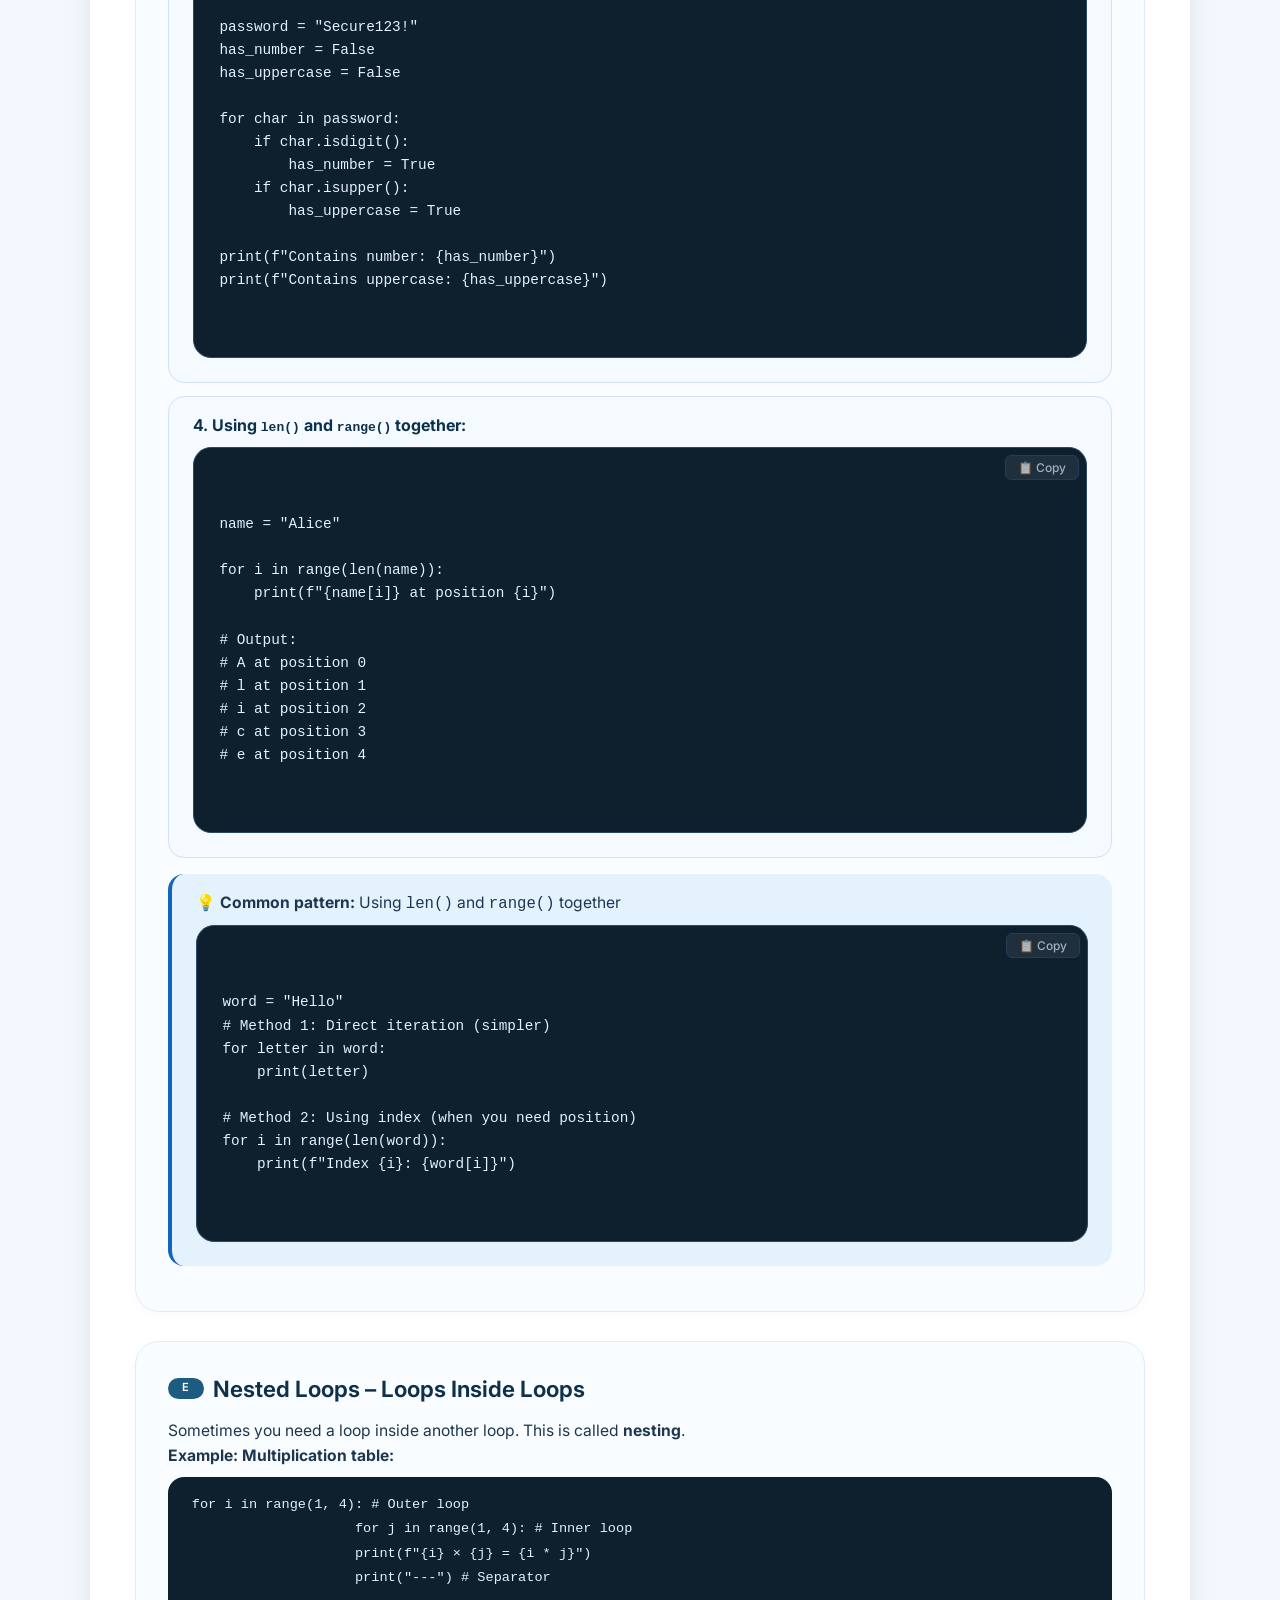
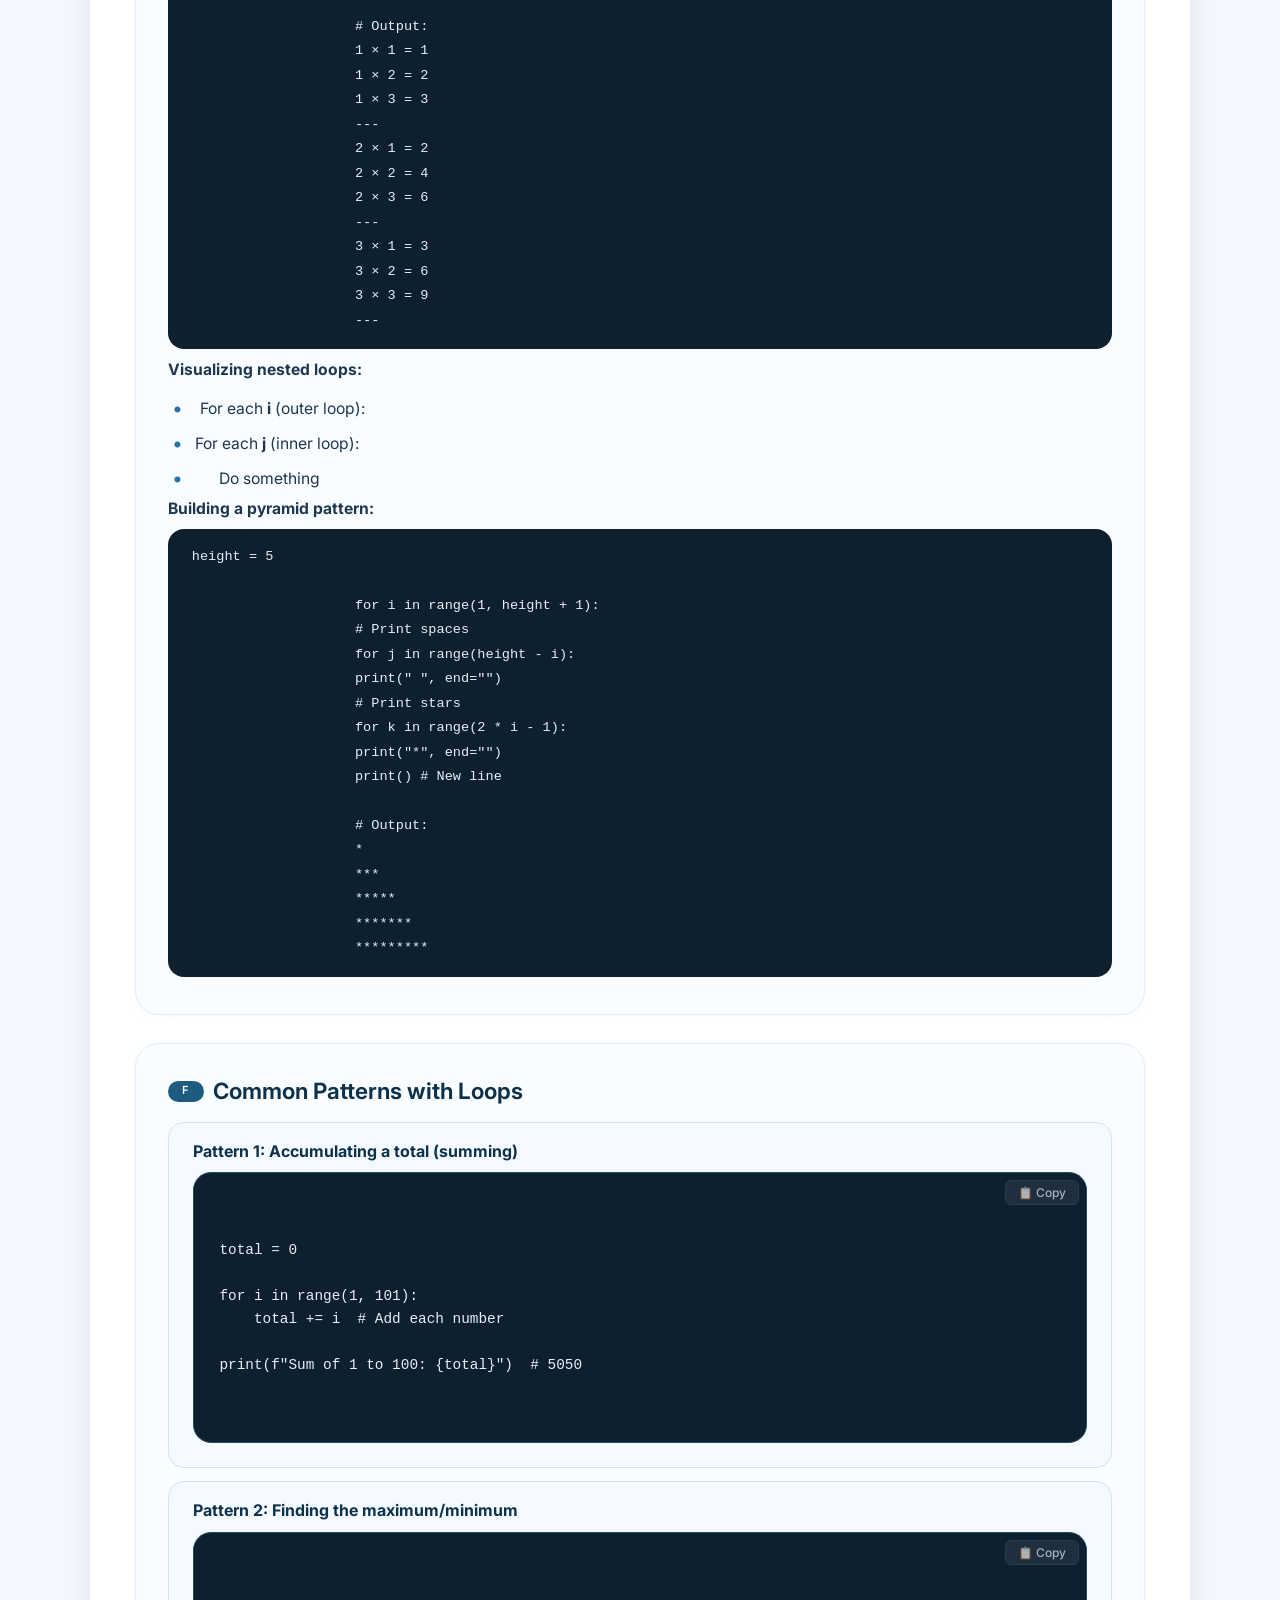
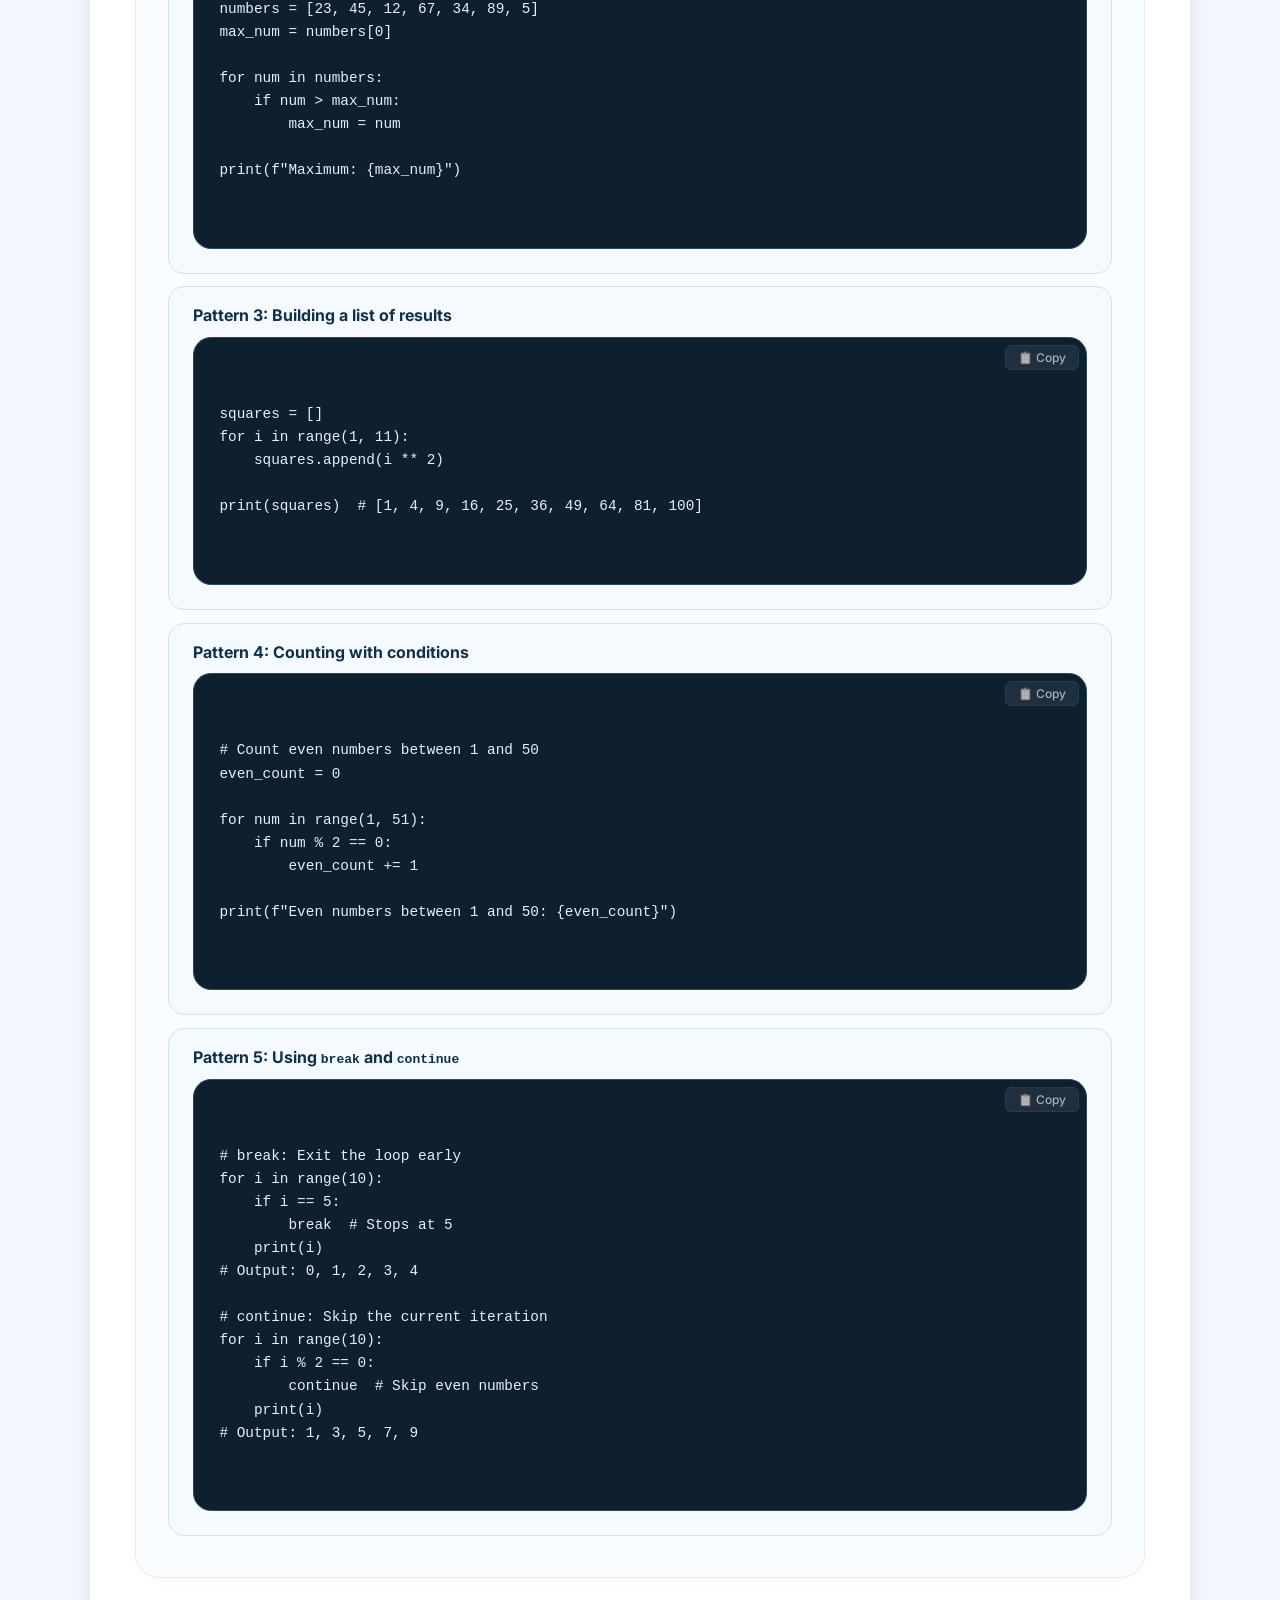
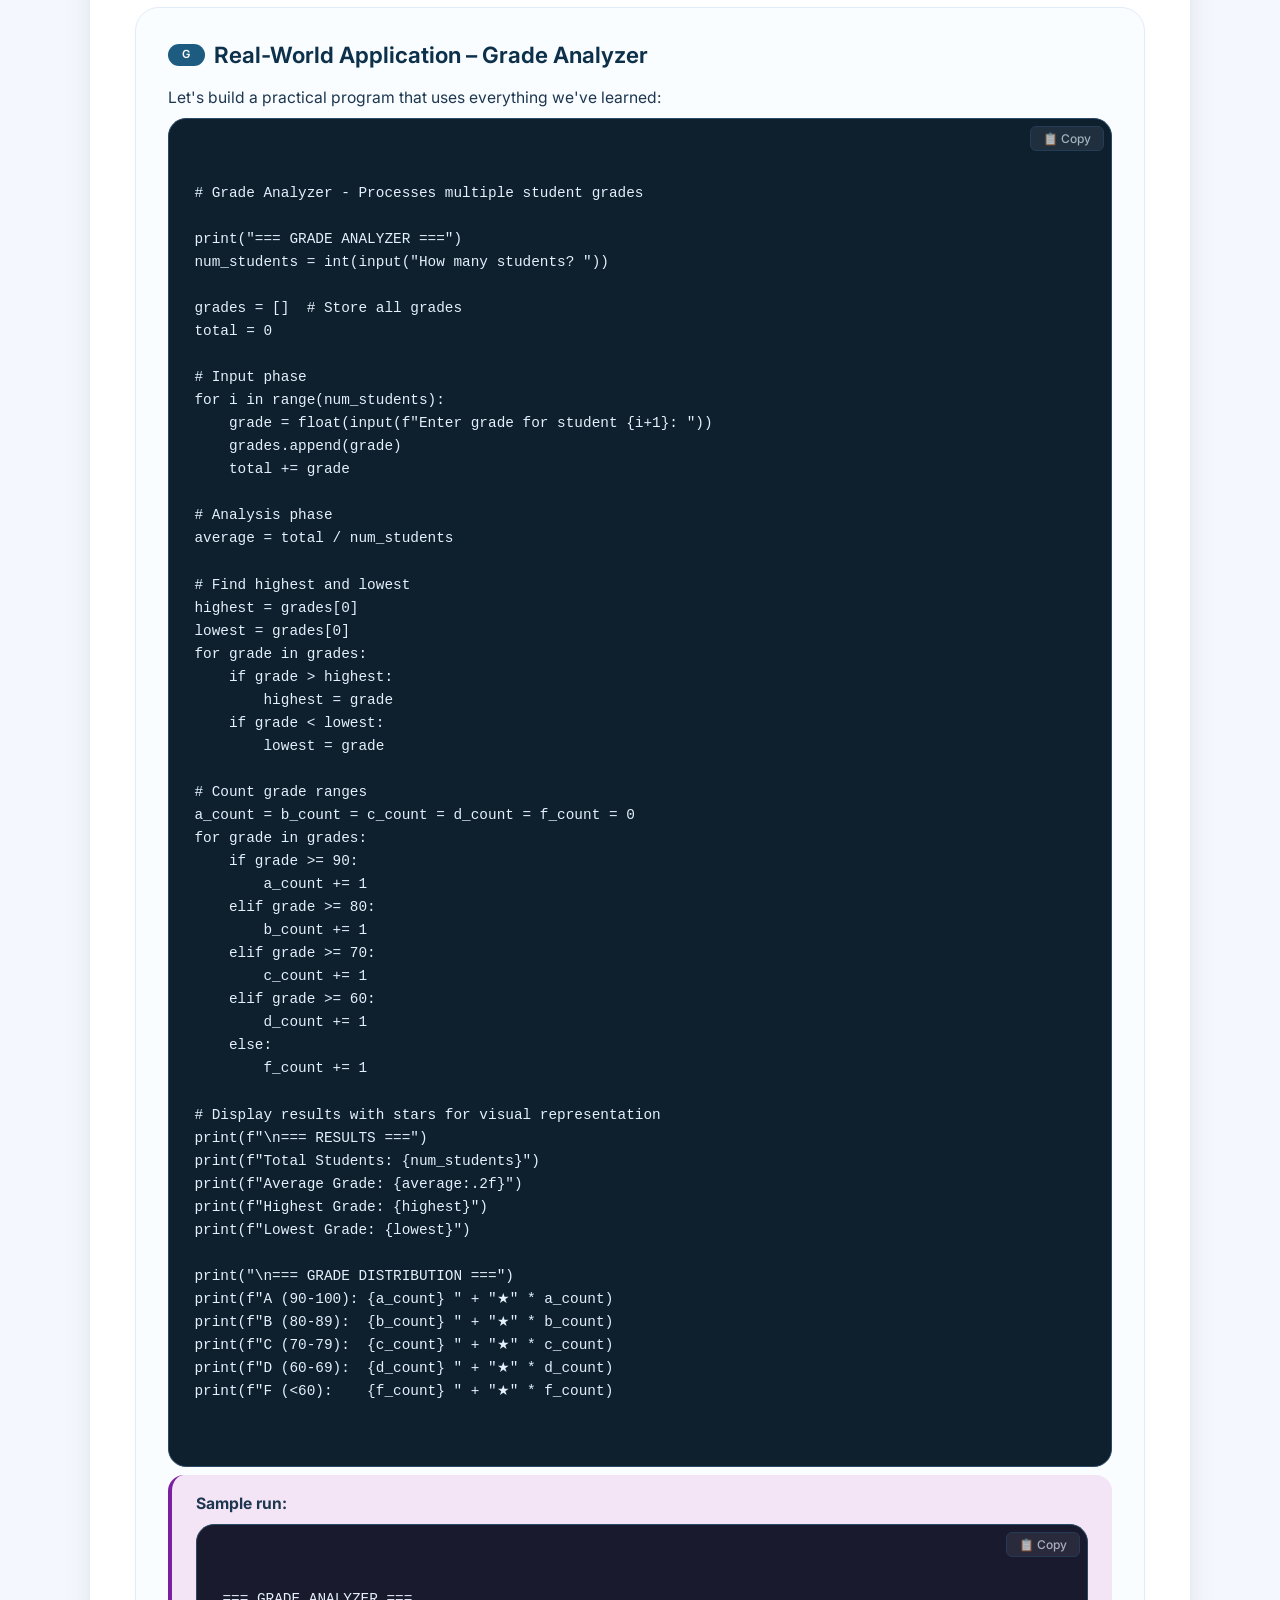
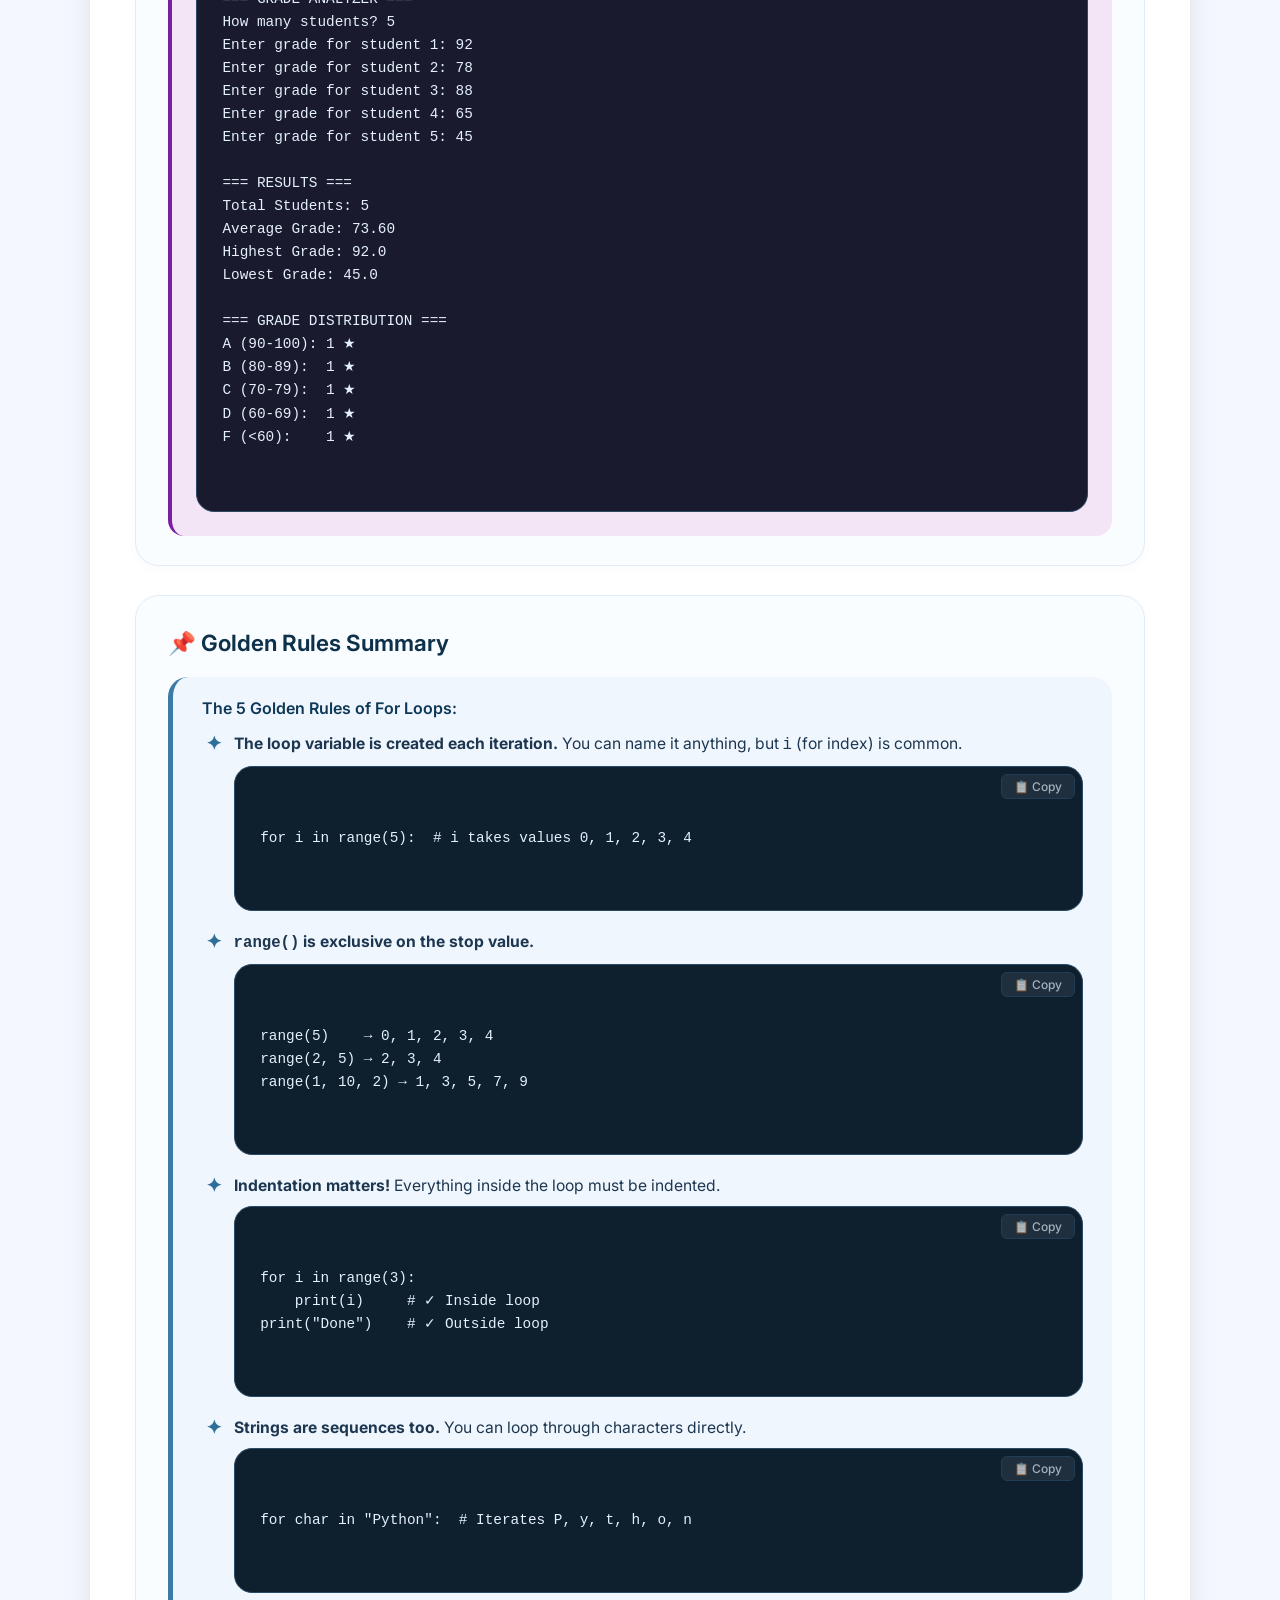
<file: section4-for-loops.html>
<!DOCTYPE html>
<html lang="en">
    <head>
        <meta charset="UTF-8">
        <meta name="viewport" content="width=device-width, initial-scale=1.0">
        <title>Section 4 – For Loops & range() | Basic Python</title>
        <link rel="preconnect" href="https://fonts.googleapis.com">
        <link rel="preconnect" href="https://fonts.gstatic.com" crossorigin>
        <link
            href="https://fonts.googleapis.com/css2?family=Inter:opsz,wght@14..32,400;14..32,500;14..32,600;14..32,700&display=swap"
            rel="stylesheet">
        <link rel="stylesheet" href="css/style.css">
        <style>
        /* ===== COPY BUTTON STYLES ===== */
        .code-wrapper {
            position: relative;
            margin: 0.5rem 0;
        }
        .code-wrapper .code-block {
            margin: 0;
            padding-right: 70px;
            display: block;
        }
        .code-wrapper .code-block pre {
            margin: 0;
            padding: 0;
            background: transparent;
            font-family: 'JetBrains Mono', 'Fira Code', monospace;
            font-size: 0.9rem;
            white-space: pre;
            tab-size: 4;
            -moz-tab-size: 4;
            -o-tab-size: 4;
            color: #e4f0fb;
            overflow-x: auto;
        }
        .copy-btn {
            position: absolute;
            top: 8px;
            right: 8px;
            background: rgba(255,255,255,0.1);
            color: #e4f0fb;
            border: 1px solid #2b4a66;
            border-radius: 6px;
            padding: 4px 12px;
            font-size: 0.75rem;
            cursor: pointer;
            transition: all 0.2s ease;
            font-family: 'Inter', sans-serif;
            font-weight: 500;
            opacity: 0.7;
            z-index: 10;
        }
        .copy-btn:hover {
            background: rgba(255,255,255,0.2);
            opacity: 1;
            border-color: #4a7a9a;
        }
        .copy-btn.copied {
            background: #2e7d32;
            border-color: #2e7d32;
            color: white;
            opacity: 1;
        }
        .copy-btn.copied::after {
            content: " ✓";
        }

        .code-block {
            background: #0e1f2e;
            border-radius: 18px;
            padding: 1.2rem 1.6rem;
            border: 1px solid #2b4a66;
            overflow-x: auto;
        }
        .code-block pre {
            margin: 0;
            padding: 0;
            background: transparent;
            font-family: 'JetBrains Mono', 'Fira Code', monospace;
            font-size: 0.9rem;
            white-space: pre;
            tab-size: 4;
            -moz-tab-size: 4;
            -o-tab-size: 4;
            color: #e4f0fb;
        }
        .code-block pre .comment {
            color: #8aaec9;
        }

        .range-visual {
            background: #0e1f2e;
            border-radius: 16px;
            padding: 1rem 1.5rem;
            color: #e4f0fb;
            font-family: 'JetBrains Mono', monospace;
            font-size: 0.9rem;
            margin: 0.5rem 0;
            overflow-x: auto;
            white-space: pre;
            line-height: 1.8;
        }
        .pattern-box {
            background: #f4faff;
            border-radius: 16px;
            padding: 1rem 1.5rem;
            border: 1px solid #d2e2f2;
            margin: 0.8rem 0;
        }
        .pattern-box h4 {
            color: #0e314b;
            margin-bottom: 0.3rem;
        }
        .nested-demo {
            background: #0e1f2e;
            border-radius: 16px;
            padding: 1rem 1.5rem;
            color: #e4f0fb;
            font-family: 'JetBrains Mono', monospace;
            font-size: 0.85rem;
            margin: 0.5rem 0;
            overflow-x: auto;
            white-space: pre;
            line-height: 1.8;
        }

        .warning-box {
            background: #fff3e0;
            border-radius: 16px;
            padding: 1rem 1.5rem;
            border-left: 4px solid #e67e22;
            margin: 1rem 0;
        }
        .warning-box code {
            background: #fce4d6;
            padding: 0.1rem 0.4rem;
            border-radius: 4px;
            color: #bf360c;
        }

        .info-box {
            background: #e3f2fd;
            border-radius: 16px;
            padding: 1rem 1.5rem;
            border-left: 4px solid #1565c0;
            margin: 1rem 0;
        }

        .success-box {
            background: #e8f5e9;
            border-radius: 16px;
            padding: 1rem 1.5rem;
            border-left: 4px solid #2e7d32;
            margin: 1rem 0;
        }

        .example-box .code-wrapper {
            margin: 0.5rem 0;
        }
    </style>
    </head>
    <body>
        <div class="container">
            <!-- Top Navigation -->
            <div class="top-nav">
                <div class="breadcrumb">
                    <a href="index.html">🏠 Home</a> &gt;
                    <a href="section3-conditional-statements.html">Section 3</a>
                    &gt; Section 4
                </div>
                <span class="section-badge">Section 4 of 10</span>
            </div>

            <!-- Section Header -->
            <div class="section-header">
                <h1>🔄 Section 4 · Repeating Patterns – For Loops &amp;
                    range()</h1>
                <div class="subtitle">Iteration. The range() function (one, two,
                    and three arguments). Looping through strings
                    (characters).</div>
            </div>

            <!-- Intro -->
            <div class="intro-block">
                <p><strong>Teaching Your Computer to Repeat</strong></p>
                <p>Imagine you're a teacher with 30 students. You need to take
                    attendance. Do you call each name individually, one at a
                    time? Yes! But you don't write 30 separate instructions—you
                    follow a pattern:
                    <em>"For each student in the class, call their name and mark them present."</em></p>
                <p style="margin-top: 0.6rem;">Computers excel at repetitive
                    tasks. They never get bored, tired, or distracted. A loop is
                    your way of saying:
                    <strong>"Do this thing, and keep doing it until I tell you to stop."</strong></p>
            </div>

            <!-- Learning Outcomes -->
            <div class="learning-outcomes">
                <span class="label">📘 By the end of this lesson, you
                    will:</span>
                <span class="pill">understand iteration</span>
                <span class="pill">use for loops</span>
                <span class="pill">master range() with 1-3 args</span>
                <span class="pill">loop through strings</span>
            </div>

            <!-- Part A: What is Iteration -->
            <div class="part">
                <h2><span class="part-label">A</span> What is Iteration?</h2>
                <p><strong>Iteration</strong> is the fancy computer science term
                    for <em>"repeating a block of code multiple times."</em></p>

                <p><strong>Without loops (the painful way):</strong></p>
                <div class="code-wrapper">
                    <button class="copy-btn" onclick="copyCode(this)">📋
                        Copy</button>
                    <div class="code-block">
                        <pre>print("Student 1")
print("Student 2")
print("Student 3")
print("Student 4")
print("Student 5")
# ... imagine doing this for 100 students!</pre>
                    </div>
                </div>

                <p><strong>With loops (the smart way):</strong></p>
                <div class="code-wrapper">
                    <button class="copy-btn" onclick="copyCode(this)">📋
                        Copy</button>
                    <div class="code-block">
                        <pre>for i in range(1, 6):
    print(f"Student {i}")
# This prints Student 1 through Student 5</pre>
                    </div>
                </div>

                <div class="success-box">
                    <p><strong>Why loops matter:</strong></p>
                    <ul>
                        <li><strong>Efficiency:</strong> Write once, run many
                            times.</li>
                        <li><strong>Scalability:</strong> Handle 10 items or 10
                            million with the same code.</li>
                        <li><strong>Automation:</strong> Process data, generate
                            reports, handle user input—all automatically.</li>
                    </ul>
                </div>
            </div>

            <!-- Part B: The for Loop -->
            <div class="part">
                <h2><span class="part-label">B</span> The for Loop – Your
                    Repetition Tool</h2>
                <p>The <code>for</code> loop is used to iterate over a sequence
                    (like a list, a string, or a range of numbers). It runs the
                    code block once for each item in the sequence.</p>

                <div class="example-box">
                    <p><strong>Basic syntax:</strong></p>
                    <div class="code-wrapper">
                        <button class="copy-btn" onclick="copyCode(this)">📋
                            Copy</button>
                        <div class="code-block">
                            <pre>for variable in sequence:
    # Code to run for each item
    # This runs once per item in the sequence</pre>
                        </div>
                    </div>
                </div>

                <p><strong>How it works:</strong></p>
                <ul>
                    <li>Python takes the first item from the sequence.</li>
                    <li>It assigns it to the variable.</li>
                    <li>It runs the indented code block.</li>
                    <li>It takes the next item from the sequence.</li>
                    <li>Repeat until there are no more items.</li>
                </ul>

                <div class="example-box">
                    <p><strong>Simple example:</strong></p>
                    <div class="code-wrapper">
                        <button class="copy-btn" onclick="copyCode(this)">📋
                            Copy</button>
                        <div class="code-block">
                            <pre>for number in [1, 2, 3, 4, 5]:
    print(number)

# Output:
# 1
# 2
# 3
# 4
# 5</pre>
                        </div>
                    </div>
                </div>

                <p><strong>The variable name can be anything:</strong></p>
                <div class="example-box">
                    <div class="code-wrapper">
                        <button class="copy-btn" onclick="copyCode(this)">📋
                            Copy</button>
                        <div class="code-block">
                            <pre>for x in [10, 20, 30]:
    print(x * 2)

# Output:
# 20
# 40
# 60</pre>
                        </div>
                    </div>
                </div>
            </div>

            <!-- Part C: The range() Function -->
            <div class="part">
                <h2><span class="part-label">C</span> The range() Function –
                    Creating Number Sequences</h2>
                <p>The <code>range()</code> function generates a sequence of
                    numbers. It's the most common way to control how many times
                    a loop runs.</p>

                <h3
                    style="margin-top: 1.2rem; font-size: 1.1rem; color: #0e314b;">Three
                    ways to use <code>range()</code>:</h3>

                <!-- One Argument -->
                <div
                    style="background: #e8f0fe; border-radius: 16px; padding: 1rem 1.5rem; margin: 1rem 0; border-left: 4px solid #1d6b9b;">
                    <h4 style="color: #0e314b;">1. One Argument:
                        <code>range(stop)</code></h4>
                    <p>Generates numbers from <strong>0</strong> to <strong>stop
                            - 1</strong>.</p>
                    <div class="code-wrapper">
                        <button class="copy-btn" onclick="copyCode(this)">📋
                            Copy</button>
                        <div class="code-block" style="margin-top: 0.3rem;">
                            <pre>for i in range(5):  # 0, 1, 2, 3, 4
    print(i)
# Output:
# 0
# 1
# 2
# 3
# 4</pre>
                        </div>
                    </div>
                    <div class="range-visual">range(5) → [0, 1, 2, 3, 4]
                        ↑ ↑
                        Start Stop - 1</div>
                    <p><strong>Common use case: Repeat something N
                            times:</strong></p>
                    <div class="code-wrapper">
                        <button class="copy-btn" onclick="copyCode(this)">📋
                            Copy</button>
                        <div class="code-block" style="margin-top: 0.3rem;">
                            <pre>for i in range(3):
    print("Hello!")

# Output:
# Hello!
# Hello!
# Hello!</pre>
                        </div>
                    </div>
                </div>

                <!-- Two Arguments -->
                <div
                    style="background: #e8f5e9; border-radius: 16px; padding: 1rem 1.5rem; margin: 1rem 0; border-left: 4px solid #2e7d32;">
                    <h4 style="color: #0e314b;">2. Two Arguments:
                        <code>range(start, stop)</code></h4>
                    <p>Generates numbers from <strong>start</strong> to
                        <strong>stop - 1</strong>.</p>
                    <div class="code-wrapper">
                        <button class="copy-btn" onclick="copyCode(this)">📋
                            Copy</button>
                        <div class="code-block" style="margin-top: 0.3rem;">
                            <pre>for i in range(2, 7):  # 2, 3, 4, 5, 6
    print(i)

# Output:
# 2
# 3
# 4
# 5
# 6</pre>
                        </div>
                    </div>
                    <div class="range-visual">range(2, 7) → [2, 3, 4, 5, 6]
                        ↑ ↑
                        Start Stop - 1</div>
                    <p><strong>Practical example:</strong></p>
                    <div class="code-wrapper">
                        <button class="copy-btn" onclick="copyCode(this)">📋
                            Copy</button>
                        <div class="code-block" style="margin-top: 0.3rem;">
                            <pre>for year in range(2020, 2026):
    print(f"Year: {year}")

# Output:
# Year: 2020
# Year: 2021
# Year: 2022
# Year: 2023
# Year: 2024
# Year: 2025</pre>
                        </div>
                    </div>
                </div>

                <!-- Three Arguments -->
                <div
                    style="background: #fce4ec; border-radius: 16px; padding: 1rem 1.5rem; margin: 1rem 0; border-left: 4px solid #c62828;">
                    <h4 style="color: #0e314b;">3. Three Arguments:
                        <code>range(start, stop, step)</code></h4>
                    <p>Generates numbers from <strong>start</strong> to
                        <strong>stop - 1</strong>, jumping by
                        <strong>step</strong>.</p>
                    <div class="code-wrapper">
                        <button class="copy-btn" onclick="copyCode(this)">📋
                            Copy</button>
                        <div class="code-block" style="margin-top: 0.3rem;">
                            <pre>for i in range(0, 10, 2):  # 0, 2, 4, 6, 8
    print(i)

# Output:
# 0
# 2
# 4
# 6
# 8</pre>
                        </div>
                    </div>
                    <div class="range-visual">range(0, 10, 2) → [0, 2, 4, 6, 8]
                        ↑ ↑ ↑ ↑ ↑
                        Start +2 +2 Stop - 1</div>
                    <p><strong>Counting backwards with a negative
                            step:</strong></p>
                    <div class="code-wrapper">
                        <button class="copy-btn" onclick="copyCode(this)">📋
                            Copy</button>
                        <div class="code-block" style="margin-top: 0.3rem;">
                            <pre>for i in range(10, 0, -1):  # 10, 9, 8, ..., 1
    print(i)

# Output: 10, 9, 8, 7, 6, 5, 4, 3, 2, 1
print("Blast off!")</pre>
                        </div>
                    </div>
                    <p><strong>All three arguments in action:</strong></p>
                    <div class="code-wrapper">
                        <button class="copy-btn" onclick="copyCode(this)">📋
                            Copy</button>
                        <div class="code-block" style="margin-top: 0.3rem;">
                            <pre># Even numbers between 20 and 50
for num in range(20, 51, 2):
    print(num)

# Odd numbers between 1 and 20
for num in range(1, 20, 2):
    print(num)

# Multiples of 5 from 50 down to 5
for num in range(50, 0, -5):
    print(num)</pre>
                        </div>
                    </div>
                </div>
            </div>

            <!-- Part D: Looping Through Strings -->
            <div class="part">
                <h2><span class="part-label">D</span> Looping Through Strings –
                    Character by Character</h2>
                <p>A string is a sequence of characters. You can loop through
                    each character individually!</p>

                <div class="example-box">
                    <p><strong>Basic string iteration:</strong></p>
                    <div class="code-wrapper">
                        <button class="copy-btn" onclick="copyCode(this)">📋
                            Copy</button>
                        <div class="code-block">
                            <pre>word = "Python"
for letter in word:
    print(letter)

# Output:
# P
# y
# t
# h
# o
# n</pre>
                        </div>
                    </div>
                </div>

                <p><strong>Real-world examples:</strong></p>

                <div class="pattern-box">
                    <h4>1. Counting vowels in a word:</h4>
                    <div class="code-wrapper">
                        <button class="copy-btn" onclick="copyCode(this)">📋
                            Copy</button>
                        <div class="code-block">
                            <pre>word = "Mississippi"
vowel_count = 0

for letter in word:
    if letter in "aeiouAEIOU":
        vowel_count += 1

print(f"'{word}' has {vowel_count} vowels.")
# Output: 'Mississippi' has 4 vowels.</pre>
                        </div>
                    </div>
                </div>

                <div class="pattern-box">
                    <h4>2. Reversing a string:</h4>
                    <div class="code-wrapper">
                        <button class="copy-btn" onclick="copyCode(this)">📋
                            Copy</button>
                        <div class="code-block">
                            <pre>word = "Python"
reverse = ""
for letter in word:
    reverse = letter + reverse

print(f"Original: {word}")
print(f"Reversed: {reverse}")
# Output: Reversed: nohtyP</pre>
                        </div>
                    </div>
                </div>

                <div class="pattern-box">
                    <h4>3. Checking for specific characters:</h4>
                    <div class="code-wrapper">
                        <button class="copy-btn" onclick="copyCode(this)">📋
                            Copy</button>
                        <div class="code-block">
                            <pre>password = "Secure123!"
has_number = False
has_uppercase = False

for char in password:
    if char.isdigit():
        has_number = True
    if char.isupper():
        has_uppercase = True

print(f"Contains number: {has_number}")
print(f"Contains uppercase: {has_uppercase}")</pre>
                        </div>
                    </div>
                </div>

                <div class="pattern-box">
                    <h4>4. Using <code>len()</code> and <code>range()</code>
                        together:</h4>
                    <div class="code-wrapper">
                        <button class="copy-btn" onclick="copyCode(this)">📋
                            Copy</button>
                        <div class="code-block">
                            <pre>name = "Alice"

for i in range(len(name)):
    print(f"{name[i]} at position {i}")

# Output:
# A at position 0
# l at position 1
# i at position 2
# c at position 3
# e at position 4</pre>
                        </div>
                    </div>
                </div>

                <div class="info-box">
                    <p><strong>💡 Common pattern:</strong> Using
                        <code>len()</code> and <code>range()</code> together</p>
                    <div class="code-wrapper">
                        <button class="copy-btn" onclick="copyCode(this)">📋
                            Copy</button>
                        <div class="code-block" style="margin-top: 0.3rem;">
                            <pre>word = "Hello"
# Method 1: Direct iteration (simpler)
for letter in word:
    print(letter)

# Method 2: Using index (when you need position)
for i in range(len(word)):
    print(f"Index {i}: {word[i]}")</pre>
                        </div>
                    </div>
                </div>
            </div>

            <!-- Part E: Nested Loops -->
            <div class="part">
                <h2><span class="part-label">E</span> Nested Loops – Loops
                    Inside Loops</h2>
                <p>Sometimes you need a loop inside another loop. This is called
                    <strong>nesting</strong>.</p>

                <p><strong>Example: Multiplication table:</strong></p>
                <div class="nested-demo">for i in range(1, 4): # Outer loop
                    for j in range(1, 4): # Inner loop
                    print(f"{i} × {j} = {i * j}")
                    print("---") # Separator

                    # Output:
                    1 × 1 = 1
                    1 × 2 = 2
                    1 × 3 = 3
                    ---
                    2 × 1 = 2
                    2 × 2 = 4
                    2 × 3 = 6
                    ---
                    3 × 1 = 3
                    3 × 2 = 6
                    3 × 3 = 9
                    ---</div>

                <p><strong>Visualizing nested loops:</strong></p>
                <ul>
                    <li>For each <strong>i</strong> (outer loop):</li>
                    <li style="padding-left: 1.5rem;">For each
                        <strong>j</strong> (inner loop):</li>
                    <li style="padding-left: 3rem;">Do something</li>
                </ul>

                <p><strong>Building a pyramid pattern:</strong></p>
                <div class="nested-demo">height = 5

                    for i in range(1, height + 1):
                    # Print spaces
                    for j in range(height - i):
                    print(" ", end="")
                    # Print stars
                    for k in range(2 * i - 1):
                    print("*", end="")
                    print() # New line

                    # Output:
                    *
                    ***
                    *****
                    *******
                    *********</div>
            </div>

            <!-- Part F: Common Patterns -->
            <div class="part">
                <h2><span class="part-label">F</span> Common Patterns with
                    Loops</h2>

                <div class="pattern-box">
                    <h4>Pattern 1: Accumulating a total (summing)</h4>
                    <div class="code-wrapper">
                        <button class="copy-btn" onclick="copyCode(this)">📋
                            Copy</button>
                        <div class="code-block">
                            <pre>total = 0

for i in range(1, 101):
    total += i  # Add each number

print(f"Sum of 1 to 100: {total}")  # 5050</pre>
                        </div>
                    </div>
                </div>

                <div class="pattern-box">
                    <h4>Pattern 2: Finding the maximum/minimum</h4>
                    <div class="code-wrapper">
                        <button class="copy-btn" onclick="copyCode(this)">📋
                            Copy</button>
                        <div class="code-block">
                            <pre>numbers = [23, 45, 12, 67, 34, 89, 5]
max_num = numbers[0]

for num in numbers:
    if num > max_num:
        max_num = num

print(f"Maximum: {max_num}")</pre>
                        </div>
                    </div>
                </div>

                <div class="pattern-box">
                    <h4>Pattern 3: Building a list of results</h4>
                    <div class="code-wrapper">
                        <button class="copy-btn" onclick="copyCode(this)">📋
                            Copy</button>
                        <div class="code-block">
                            <pre>squares = []
for i in range(1, 11):
    squares.append(i ** 2)

print(squares)  # [1, 4, 9, 16, 25, 36, 49, 64, 81, 100]</pre>
                        </div>
                    </div>
                </div>

                <div class="pattern-box">
                    <h4>Pattern 4: Counting with conditions</h4>
                    <div class="code-wrapper">
                        <button class="copy-btn" onclick="copyCode(this)">📋
                            Copy</button>
                        <div class="code-block">
                            <pre># Count even numbers between 1 and 50
even_count = 0

for num in range(1, 51):
    if num % 2 == 0:
        even_count += 1

print(f"Even numbers between 1 and 50: {even_count}")</pre>
                        </div>
                    </div>
                </div>

                <div class="pattern-box">
                    <h4>Pattern 5: Using <code>break</code> and
                        <code>continue</code></h4>
                    <div class="code-wrapper">
                        <button class="copy-btn" onclick="copyCode(this)">📋
                            Copy</button>
                        <div class="code-block">
                            <pre># break: Exit the loop early
for i in range(10):
    if i == 5:
        break  # Stops at 5
    print(i)
# Output: 0, 1, 2, 3, 4

# continue: Skip the current iteration
for i in range(10):
    if i % 2 == 0:
        continue  # Skip even numbers
    print(i)
# Output: 1, 3, 5, 7, 9</pre>
                        </div>
                    </div>
                </div>
            </div>

            <!-- Part G: Real-World Application -->
            <div class="part">
                <h2><span class="part-label">G</span> Real-World Application –
                    Grade Analyzer</h2>
                <p>Let's build a practical program that uses everything we've
                    learned:</p>

                <div class="code-wrapper">
                    <button class="copy-btn" onclick="copyCode(this)">📋
                        Copy</button>
                    <div class="code-block" style="font-size: 0.85rem;">
                        <pre># Grade Analyzer - Processes multiple student grades

print("=== GRADE ANALYZER ===")
num_students = int(input("How many students? "))

grades = []  # Store all grades
total = 0

# Input phase
for i in range(num_students):
    grade = float(input(f"Enter grade for student {i+1}: "))
    grades.append(grade)
    total += grade

# Analysis phase
average = total / num_students

# Find highest and lowest
highest = grades[0]
lowest = grades[0]
for grade in grades:
    if grade > highest:
        highest = grade
    if grade < lowest:
        lowest = grade

# Count grade ranges
a_count = b_count = c_count = d_count = f_count = 0
for grade in grades:
    if grade >= 90:
        a_count += 1
    elif grade >= 80:
        b_count += 1
    elif grade >= 70:
        c_count += 1
    elif grade >= 60:
        d_count += 1
    else:
        f_count += 1

# Display results with stars for visual representation
print(f"\n=== RESULTS ===")
print(f"Total Students: {num_students}")
print(f"Average Grade: {average:.2f}")
print(f"Highest Grade: {highest}")
print(f"Lowest Grade: {lowest}")

print("\n=== GRADE DISTRIBUTION ===")
print(f"A (90-100): {a_count} " + "★" * a_count)
print(f"B (80-89):  {b_count} " + "★" * b_count)
print(f"C (70-79):  {c_count} " + "★" * c_count)
print(f"D (60-69):  {d_count} " + "★" * d_count)
print(f"F (<60):    {f_count} " + "★" * f_count)</pre>
                    </div>
                </div>

                <div
                    style="background: #f3e5f5; border-radius: 16px; padding: 1rem 1.5rem; border-left: 4px solid #7b1fa2;">
                    <p><strong>Sample run:</strong></p>
                    <div class="code-wrapper">
                        <button class="copy-btn" onclick="copyCode(this)">📋
                            Copy</button>
                        <div class="code-block"
                            style="background: #1a1a2e; margin-top: 0.5rem; font-size: 0.85rem;">
                            <pre>=== GRADE ANALYZER ===
How many students? 5
Enter grade for student 1: 92
Enter grade for student 2: 78
Enter grade for student 3: 88
Enter grade for student 4: 65
Enter grade for student 5: 45

=== RESULTS ===
Total Students: 5
Average Grade: 73.60
Highest Grade: 92.0
Lowest Grade: 45.0

=== GRADE DISTRIBUTION ===
A (90-100): 1 ★
B (80-89):  1 ★
C (70-79):  1 ★
D (60-69):  1 ★
F (<60):    1 ★</pre>
                        </div>
                    </div>
                </div>
            </div>

            <!-- Golden Rules Summary -->
            <div class="part">
                <h2>📌 Golden Rules Summary</h2>
                <div class="golden-rules">
                    <h4>The 5 Golden Rules of For Loops:</h4>
                    <ul>
                        <li><strong>The loop variable is created each
                                iteration.</strong> You can name it anything,
                            but <code>i</code> (for index) is common.
                            <div class="code-wrapper">
                                <button class="copy-btn"
                                    onclick="copyCode(this)">📋 Copy</button>
                                <div class="code-block"
                                    style="margin-top: 0.3rem; font-size: 0.8rem;">
                                    <pre>for i in range(5):  # i takes values 0, 1, 2, 3, 4</pre>
                                </div>
                            </div>
                        </li>
                        <li><strong><code>range()</code> is exclusive on the
                                stop value.</strong>
                            <div class="code-wrapper">
                                <button class="copy-btn"
                                    onclick="copyCode(this)">📋 Copy</button>
                                <div class="code-block"
                                    style="margin-top: 0.3rem; font-size: 0.8rem;">
                                    <pre>range(5)    → 0, 1, 2, 3, 4
range(2, 5) → 2, 3, 4
range(1, 10, 2) → 1, 3, 5, 7, 9</pre>
                                </div>
                            </div>
                        </li>
                        <li><strong>Indentation matters!</strong> Everything
                            inside the loop must be indented.
                            <div class="code-wrapper">
                                <button class="copy-btn"
                                    onclick="copyCode(this)">📋 Copy</button>
                                <div class="code-block"
                                    style="margin-top: 0.3rem; font-size: 0.8rem;">
                                    <pre>for i in range(3):
    print(i)     # ✓ Inside loop
print("Done")    # ✓ Outside loop</pre>
                                </div>
                            </div>
                        </li>
                        <li><strong>Strings are sequences too.</strong> You can
                            loop through characters directly.
                            <div class="code-wrapper">
                                <button class="copy-btn"
                                    onclick="copyCode(this)">📋 Copy</button>
                                <div class="code-block"
                                    style="margin-top: 0.3rem; font-size: 0.8rem;">
                                    <pre>for char in "Python":  # Iterates P, y, t, h, o, n</pre>
                                </div>
                            </div>
                        </li>
                        <li><strong>Nested loops run completely for each outer
                                iteration.</strong> The inner loop completes all
                            its cycles before the outer loop moves on.
                            <div class="code-wrapper">
                                <button class="copy-btn"
                                    onclick="copyCode(this)">📋 Copy</button>
                                <div class="code-block"
                                    style="margin-top: 0.3rem; font-size: 0.8rem;">
                                    <pre>for i in range(3):      # Runs 3 times
    for j in range(2):  # Runs 2 times for EACH i
        # This runs 6 times total (3 × 2)</pre>
                                </div>
                            </div>
                        </li>
                    </ul>
                </div>
            </div>

            <!-- Common Mistakes -->
            <div class="part">
                <h2>⚠️ Common Mistakes &amp; How to Avoid Them</h2>

                <div class="warning-box">
                    <p><strong>Mistake 1: Off-by-one errors</strong></p>
                    <div class="code-wrapper">
                        <button class="copy-btn" onclick="copyCode(this)">📋
                            Copy</button>
                        <div class="code-block"
                            style="margin-top: 0.3rem; font-size: 0.85rem;">
                            <pre># Wrong - stops too early
for i in range(10):  # 0 to 9
    print(i)
# Last number printed is 9, not 10

# ✓ Correct - go to 11 to get 10
for i in range(11):  # 0 to 10
    print(i)</pre>
                        </div>
                    </div>
                </div>

                <div class="warning-box">
                    <p><strong>Mistake 2: Modifying a string while
                            iterating</strong></p>
                    <div class="code-wrapper">
                        <button class="copy-btn" onclick="copyCode(this)">📋
                            Copy</button>
                        <div class="code-block"
                            style="margin-top: 0.3rem; font-size: 0.85rem;">
                            <pre># Strings are immutable - can't change them
word = "Hello"
for char in word:
    char = "X"  # This does nothing to the original string

# ✓ Correct - build a new string
new_word = ""
for char in word:
    new_word += "X"</pre>
                        </div>
                    </div>
                </div>

                <div class="warning-box">
                    <p><strong>Mistake 3: Forgetting to indent</strong></p>
                    <div class="code-wrapper">
                        <button class="copy-btn" onclick="copyCode(this)">📋
                            Copy</button>
                        <div class="code-block"
                            style="margin-top: 0.3rem; font-size: 0.85rem;">
                            <pre>for i in range(3):
print(i)  # IndentationError!</pre>
                        </div>
                    </div>
                </div>

                <div class="warning-box">
                    <p><strong>Mistake 4: Using a variable after the loop (it
                            still exists!)</strong></p>
                    <div class="code-wrapper">
                        <button class="copy-btn" onclick="copyCode(this)">📋
                            Copy</button>
                        <div class="code-block"
                            style="margin-top: 0.3rem; font-size: 0.85rem;">
                            <pre>for i in range(5):
    print(i)
# i still exists with value 4! (last value from loop)
print(i)  # 4</pre>
                        </div>
                    </div>
                </div>

                <div class="warning-box">
                    <p><strong>Mistake 5: Infinite loops</strong> (don't happen
                        with <code>for</code> loops, but with <code>while</code>
                        loops!)</p>
                    <p><code>for</code> loops are safe - they always stop.
                        <code>while</code> loops can be infinite if you're not
                        careful. We'll cover <code>while</code> loops next!</p>
                </div>
            </div>

            <!-- Recap -->
            <div
                style="background: #e8f5e9; border-radius: 20px; padding: 1.4rem 2rem; margin: 1.2rem 0; border: 1px solid #a5d6a7;">
                <p style="font-weight: 500; color: #1b5e20;">📌 <strong>Today,
                        you learned</strong> how to make your computer repeat
                    tasks efficiently using <code>for</code> loops and
                    <code>range()</code>! You can now:</p>
                <ul
                    style="list-style: none; padding-left: 0.5rem; margin-top: 0.3rem;">
                    <li style="padding: 0.2rem 0; color: #1b5e20;">✅ Use
                        <code>for</code> loops to iterate over sequences</li>
                    <li style="padding: 0.2rem 0; color: #1b5e20;">✅ Master
                        <code>range()</code> with 1, 2, and 3 arguments</li>
                    <li style="padding: 0.2rem 0; color: #1b5e20;">✅ Loop
                        through strings character by character</li>
                    <li style="padding: 0.2rem 0; color: #1b5e20;">✅ Build
                        practical programs like the Grade Analyzer</li>
                </ul>
            </div>

            <!-- Challenge -->
            <div class="challenge-box">
                <h3>Challenge</h3>
                <p>Create a <strong>"Password Strength Checker"</strong> program
                    that:</p>
                <ul>
                    <li><strong>Asks the user for a password</strong>
                        (string).</li>
                    <li><strong>Analyzes the password using loops and
                            conditions:</strong>
                        <ul
                            style="margin-top: 0.3rem; list-style: none; padding-left: 1.5rem;">
                            <li>• Check length (minimum 8 characters)</li>
                            <li>• Count uppercase letters</li>
                            <li>• Count lowercase letters</li>
                            <li>• Count digits</li>
                            <li>• Count special characters
                                (<code>!@#$%^&*()</code>)</li>
                        </ul>
                    </li>
                    <li><strong>Based on the analysis, assign a strength
                            rating:</strong>
                        <ul
                            style="margin-top: 0.3rem; list-style: none; padding-left: 1.5rem;">
                            <li>• <strong>Weak:</strong> Less than 8 characters
                                OR missing either letters or numbers</li>
                            <li>• <strong>Medium:</strong> 8+ characters AND has
                                both letters AND numbers</li>
                            <li>• <strong>Strong:</strong> 8+ characters AND has
                                uppercase, lowercase, numbers, AND special
                                characters</li>
                        </ul>
                    </li>
                    <li><strong>Display a detailed report with checkmarks (✓)
                            and crosses (✗).</strong></li>
                </ul>

                <div
                    style="background: #0f2336; border-radius: 18px; padding: 1rem 1.5rem; margin-top: 1rem; color: #d6e8f9; font-family: monospace; font-size: 0.85rem; overflow-x: auto;">
                    <span style="color: #9bb9d9;"># Expected output
                        format:</span><br><br>
                    === PASSWORD ANALYSIS ===<br>
                    Password: ********<br>
                    Length: 12 characters<br>
                    Uppercase: 3<br>
                    Lowercase: 5<br>
                    Digits: 2<br>
                    Special: 2<br><br>
                    Strength: STRONG<br>
                    Feedback:<br>
                    ✓ Good length<br>
                    ✓ Has uppercase letters<br>
                    ✓ Has lowercase letters<br>
                    ✓ Has numbers<br>
                    ✓ Has special characters<br><br>
                    Recommendation: Your password is strong!
                </div>

                <div
                    style="margin-top: 1rem; background: #fff3e0; border-radius: 12px; padding: 0.8rem 1.2rem; border-left: 4px solid #e67e22;">
                    <p><strong>💡 Starter Code:</strong></p>
                    <div class="code-wrapper">
                        <button class="copy-btn" onclick="copyCode(this)">📋
                            Copy</button>
                        <div class="code-block"
                            style="margin-top: 0.3rem; font-size: 0.85rem;">
                            <pre># Password Strength Checker
print("=== PASSWORD STRENGTH CHECKER ===")
password = input("Enter your password: ")

# Initialize counters
length = len(password)
uppercase = 0
lowercase = 0
digits = 0
special = 0

# Loop through each character
for char in password:
    # Check character types
    if char.isupper():
        uppercase += 1
    elif char.islower():
        lowercase += 1
    elif char.isdigit():
        digits += 1
    else:
        special += 1  # Assume any non-alphanumeric is special

# Determine strength (your code here)
# Print report (your code here)</pre>
                        </div>
                    </div>
                </div>

                <div
                    style="margin-top: 1rem; background: #e8f5e9; border-radius: 12px; padding: 0.8rem 1.2rem; border-left: 4px solid #2e7d32;">
                    <p><strong>⭐ Bonus Challenges:</strong></p>
                    <ul style="list-style: none; padding-left: 0.5rem;">
                        <li>• Create a "Password Generator" that creates random
                            passwords based on user preferences (length, include
                            special chars, etc.) using loops.</li>
                        <li>• Add a "Crack Time Estimator" that estimates how
                            long it would take to crack the password.</li>
                        <li>• Add a "Common Password Checker" that checks
                            against a list of 100 most common passwords.</li>
                    </ul>
                </div>

                <div
                    style="margin-top: 1rem; background: #f3e5f5; border-radius: 12px; padding: 0.8rem 1.2rem; border-left: 4px solid #7b1fa2;">
                    <p><strong>Sample Report for a weak password:</strong></p>
                    <div class="code-wrapper">
                        <button class="copy-btn" onclick="copyCode(this)">📋
                            Copy</button>
                        <div class="code-block"
                            style="margin-top: 0.3rem; font-size: 0.8rem;">
                            <pre>=== PASSWORD ANALYSIS ===
Password: password123
Length: 10 characters
Uppercase: 0
Lowercase: 7
Digits: 3
Special: 0

Strength: WEAK

Feedback:
✓ Good length
✗ No uppercase letters
✓ Has lowercase letters
✓ Has numbers
✗ No special characters

Recommendation: Add uppercase letters and special characters like !@#$%
Example: Password123!@#</pre>
                        </div>
                    </div>
                </div>

                <div style="margin-top: 1rem;">
                    <span
                        style="background: #fcf3e0; padding: 0.3rem 1.2rem; border-radius: 40px; font-size: 0.85rem; border: 1px solid #e4d1b5;">
                        📁 Name: section4-xxxxx-xx
                    </span>
                    <span
                        style="display: inline-block; margin-left: 0.8rem; background: #f0f4fa; padding: 0.2rem 1rem; border-radius: 30px; font-size: 0.85rem;">
                        📧 onatlou1015@gmail.com
                    </span>
                </div>
            </div>

            <!-- What You've Accomplished -->
            <div
                style="background: #e3f2fd; border-radius: 20px; padding: 1.4rem 2rem; margin: 1.5rem 0; border: 1px solid #90caf9;">
                <h4 style="color: #0d47a1; margin-bottom: 0.5rem;">🎉 What
                    You've Accomplished Today</h4>
                <p style="color: #0d47a1;">You've unlocked the power of
                    automation with loops! You can now:</p>
                <ul
                    style="list-style: none; padding-left: 0.5rem; margin-top: 0.3rem;">
                    <li style="padding: 0.2rem 0; color: #0d47a1;">✅ Write
                        <code>for</code> loops to automate repetitive tasks</li>
                    <li style="padding: 0.2rem 0; color: #0d47a1;">✅ Use
                        <code>range()</code> with one, two, and three
                        arguments</li>
                    <li style="padding: 0.2rem 0; color: #0d47a1;">✅ Loop
                        through strings character by character</li>
                    <li style="padding: 0.2rem 0; color: #0d47a1;">✅ Build
                        practical applications like the Grade Analyzer</li>
                    <li style="padding: 0.2rem 0; color: #0d47a1;">✅ Apply
                        common loop patterns (summing, finding max,
                        counting)</li>
                </ul>
                <p style="color: #0d47a1; margin-top: 0.5rem;">💡 <strong>Think
                        about it:</strong> Every time you see data being
                    processed in bulk—from analyzing grades to processing user
                    data—loops are doing the heavy lifting!</p>
            </div>

            <!-- Navigation -->
            <div class="nav-links">
                <a href="section3-conditional-statements.html" class="back">←
                    Back: Conditional Statements</a>
                <a href="index.html" class="toc-link">📑 Table of Contents</a>
                <a href="section5-while-loops-random.html" class="next">Next:
                    While Loops &amp; Randomness →</a>
            </div>

            <!-- Footer -->
            <div class="section-footer">
                <span>🐍 Section 4 · For Loops &amp; range()</span>
                <span>iteration · range() · string looping</span>
            </div>
        </div>

        <!-- Copy Button JavaScript -->
        <script>
        function copyCode(button) {
            const wrapper = button.parentElement;
            const codeBlock = wrapper.querySelector('.code-block');

            if (!codeBlock) {
                const text = wrapper.textContent.replace('📋 Copy', '').trim();
                copyToClipboard(text, button);
                return;
            }

            // Get the text from the pre tag inside the code-block
            const pre = codeBlock.querySelector('pre');
            const text = pre ? pre.textContent : codeBlock.textContent;
            copyToClipboard(text, button);
        }

        function copyToClipboard(text, button) {
            if (navigator.clipboard && navigator.clipboard.writeText) {
                navigator.clipboard.writeText(text).then(() => {
                    showCopiedFeedback(button);
                }).catch(() => {
                    fallbackCopy(text, button);
                });
            } else {
                fallbackCopy(text, button);
            }
        }

        function fallbackCopy(text, button) {
            const textarea = document.createElement('textarea');
            textarea.value = text;
            textarea.style.position = 'fixed';
            textarea.style.opacity = '0';
            textarea.style.left = '-9999px';
            document.body.appendChild(textarea);
            textarea.select();

            try {
                document.execCommand('copy');
                showCopiedFeedback(button);
            } catch (err) {
                button.textContent = '❌ Error!';
                button.style.background = '#c62828';
                button.style.color = 'white';
                setTimeout(() => {
                    button.textContent = '📋 Copy';
                    button.style.background = '';
                    button.style.color = '';
                    button.classList.remove('copied');
                }, 2000);
            }

            document.body.removeChild(textarea);
        }

        function showCopiedFeedback(button) {
            button.textContent = '✅ Copied!';
            button.classList.add('copied');
            setTimeout(() => {
                button.textContent = '📋 Copy';
                button.classList.remove('copied');
            }, 2000);
        }
    </script>
    </body>
</html>
</file>
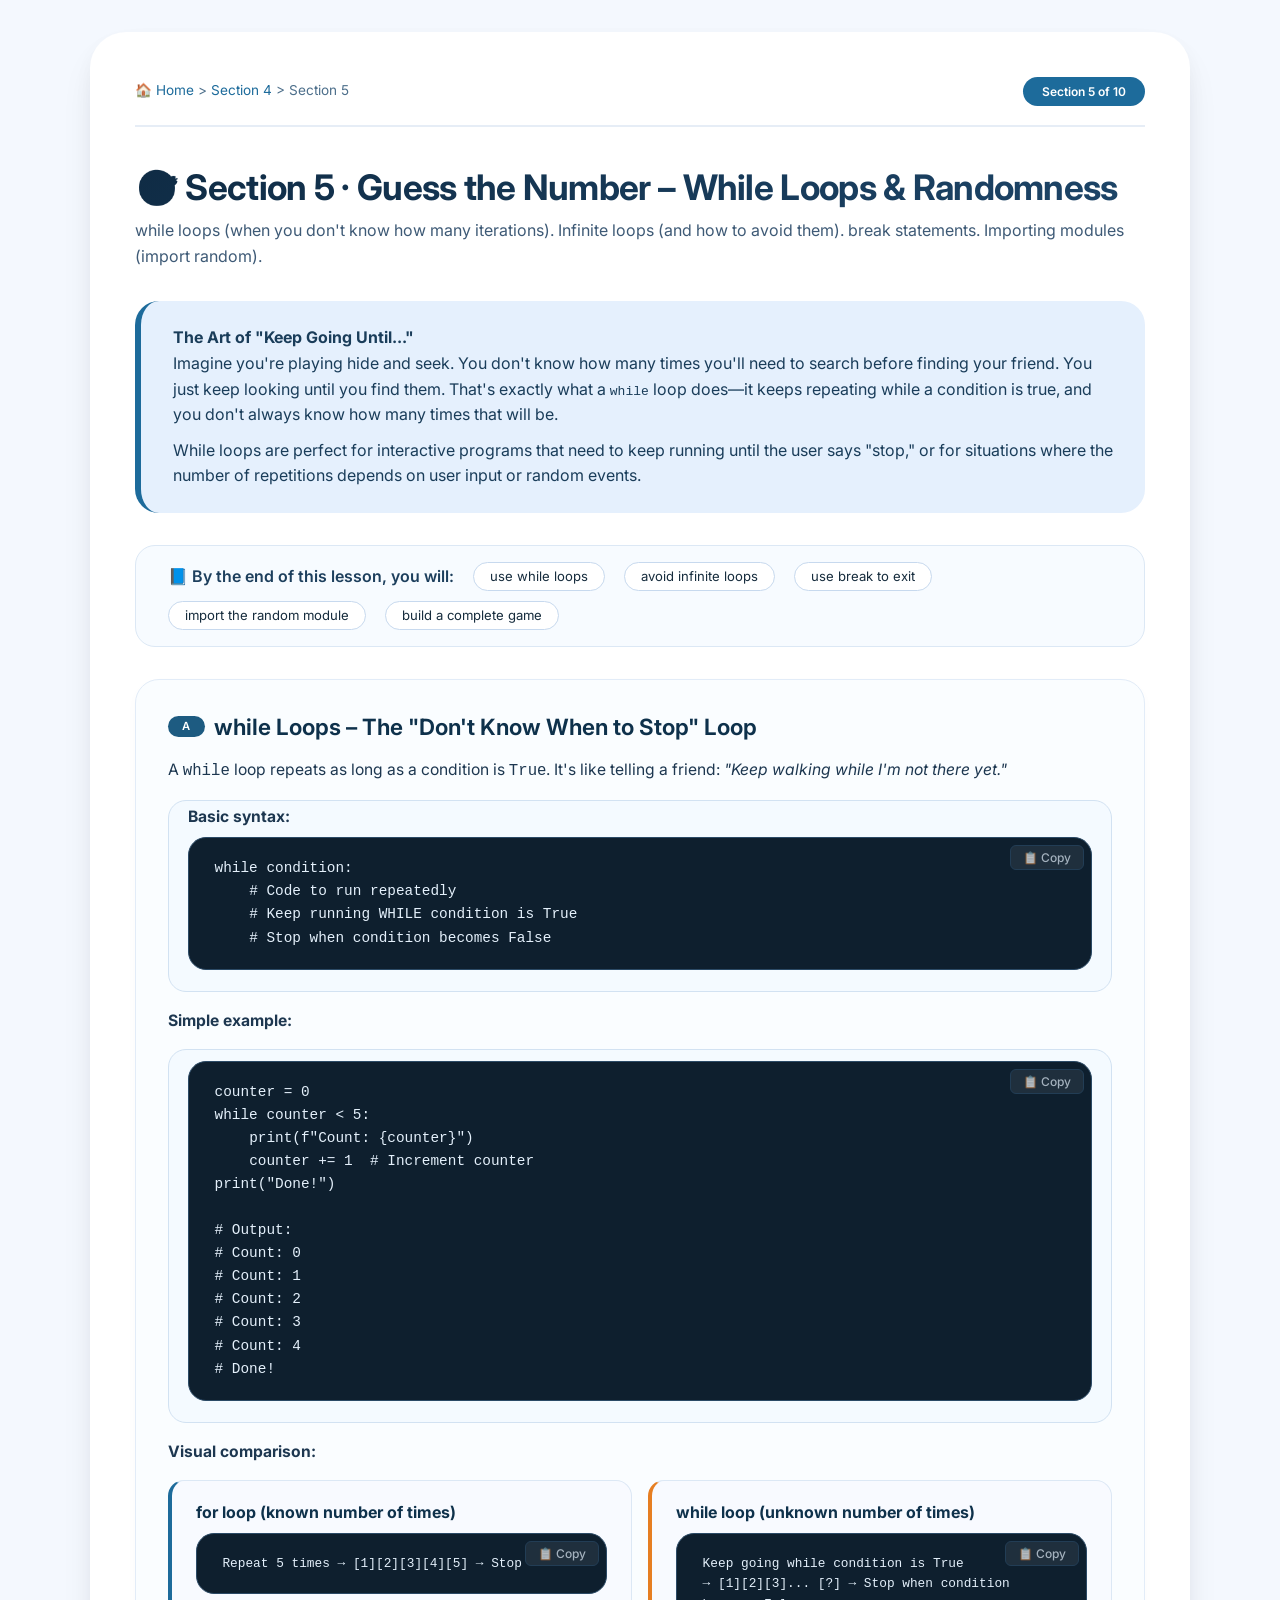
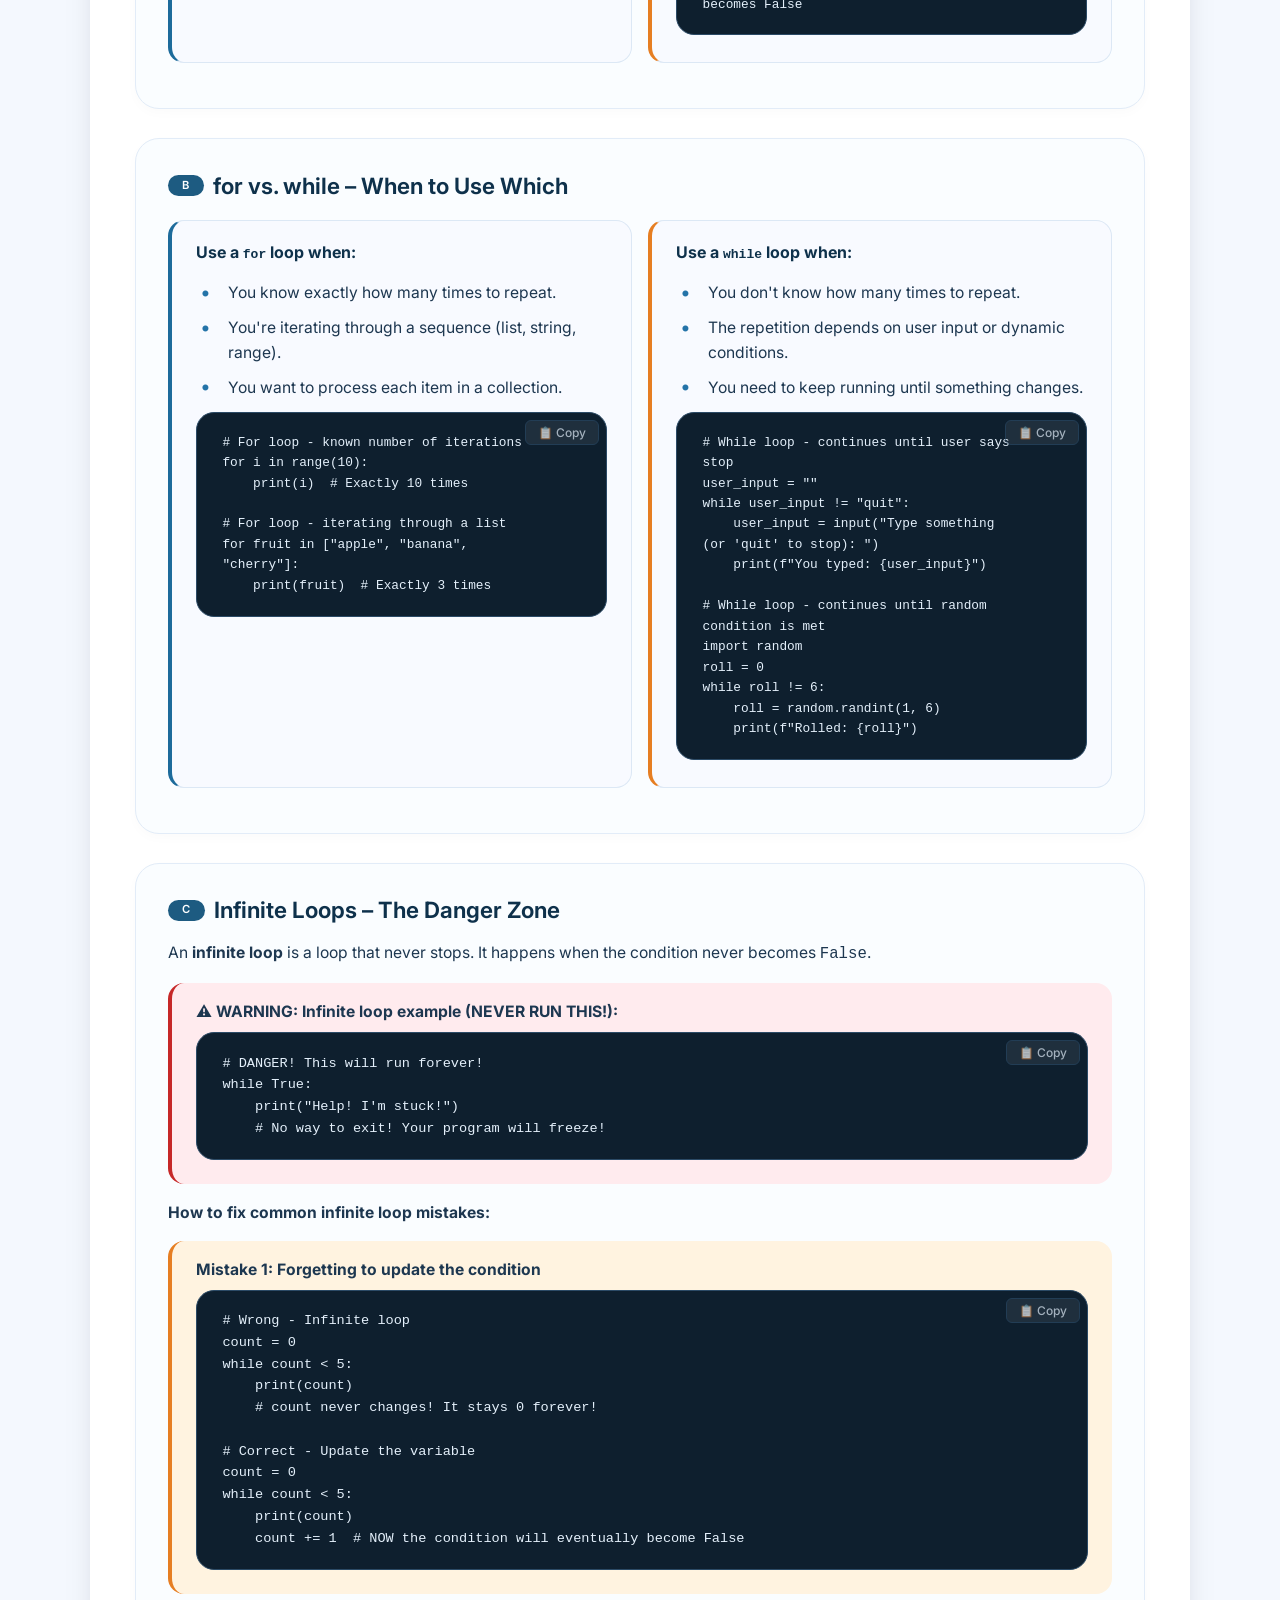
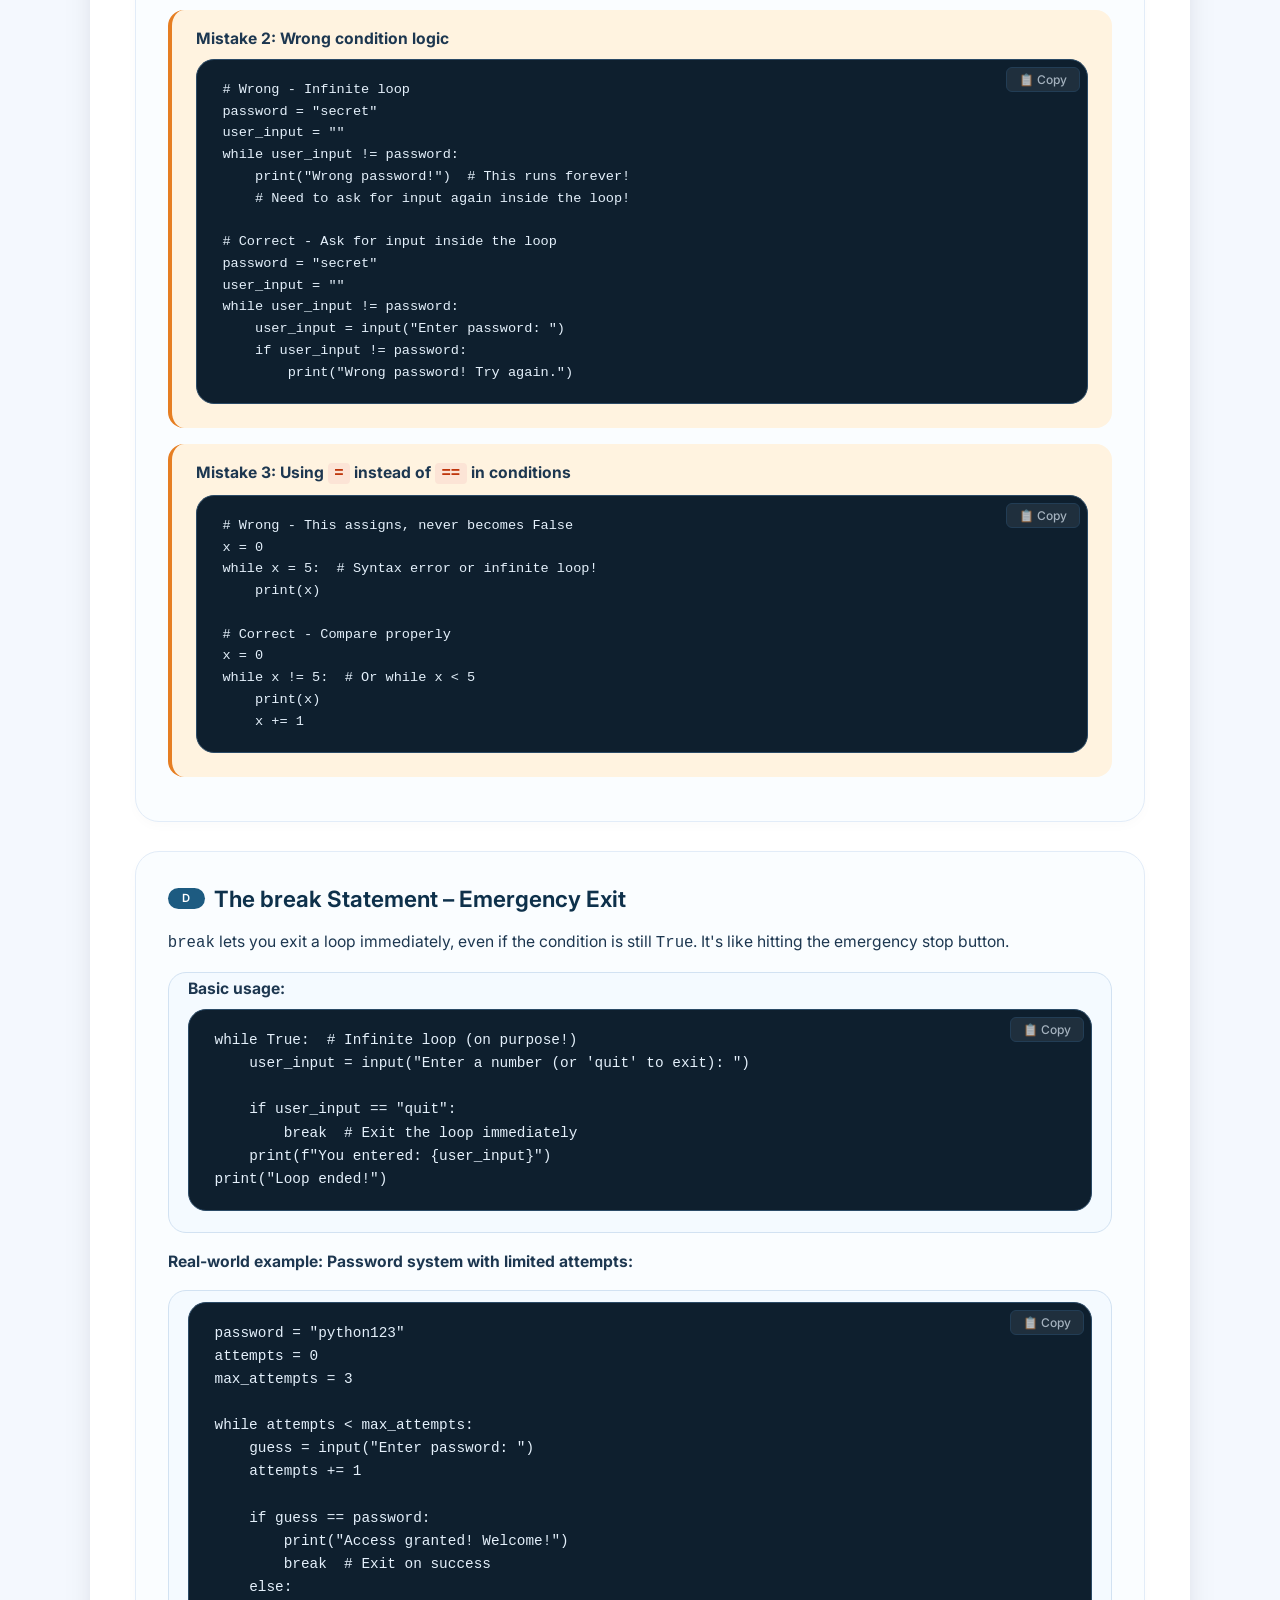
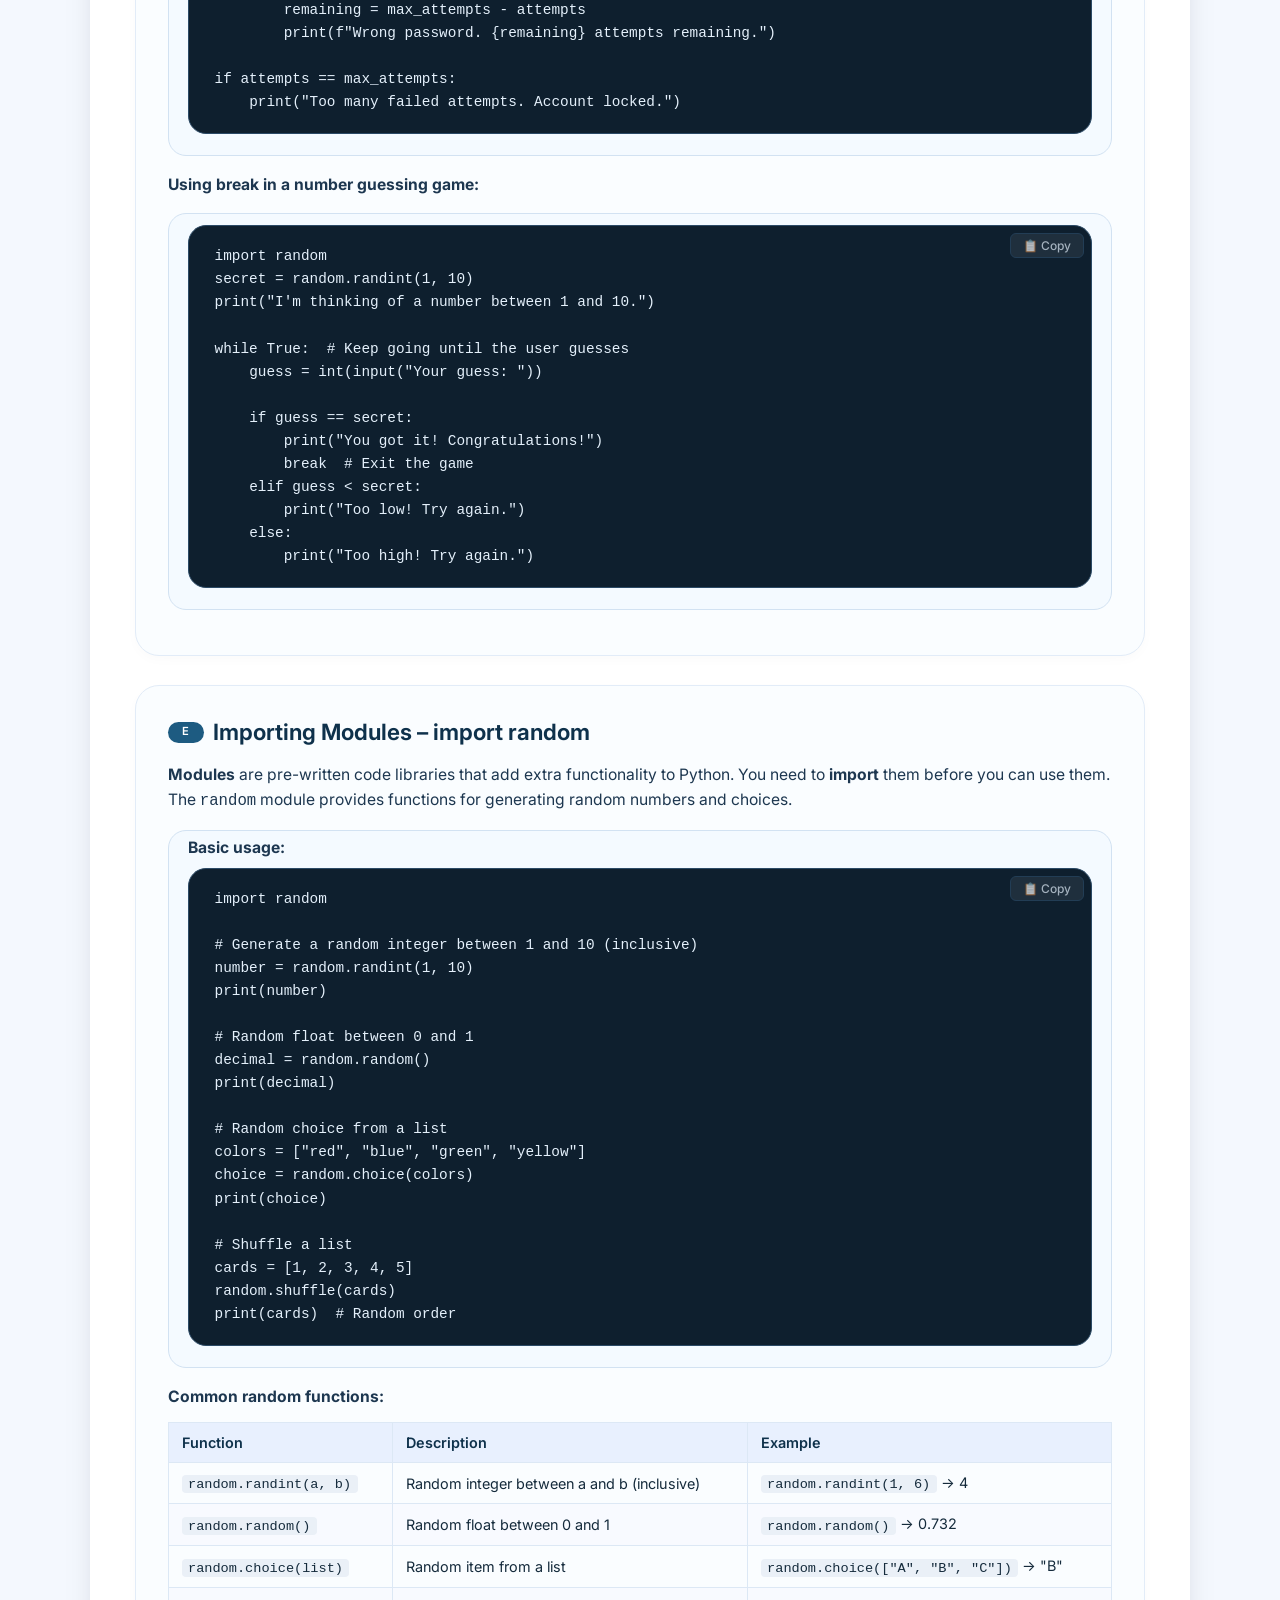
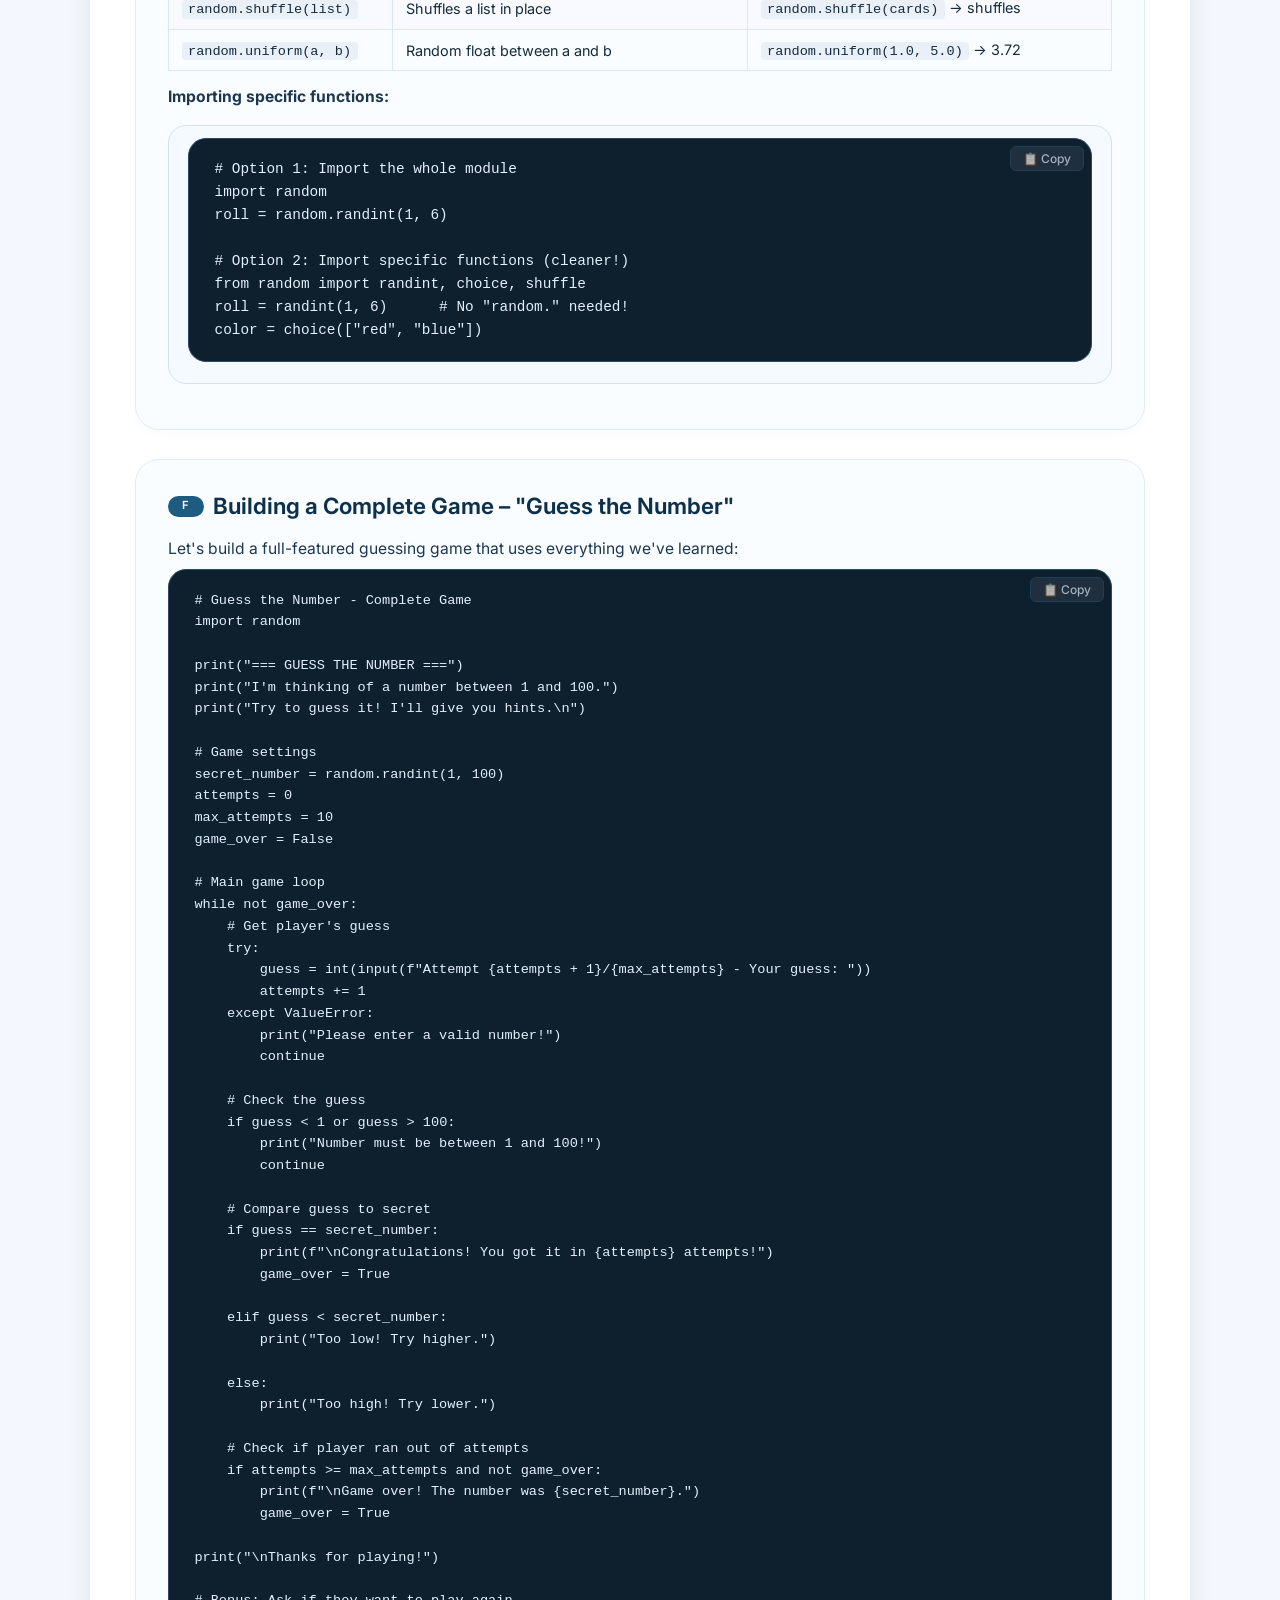
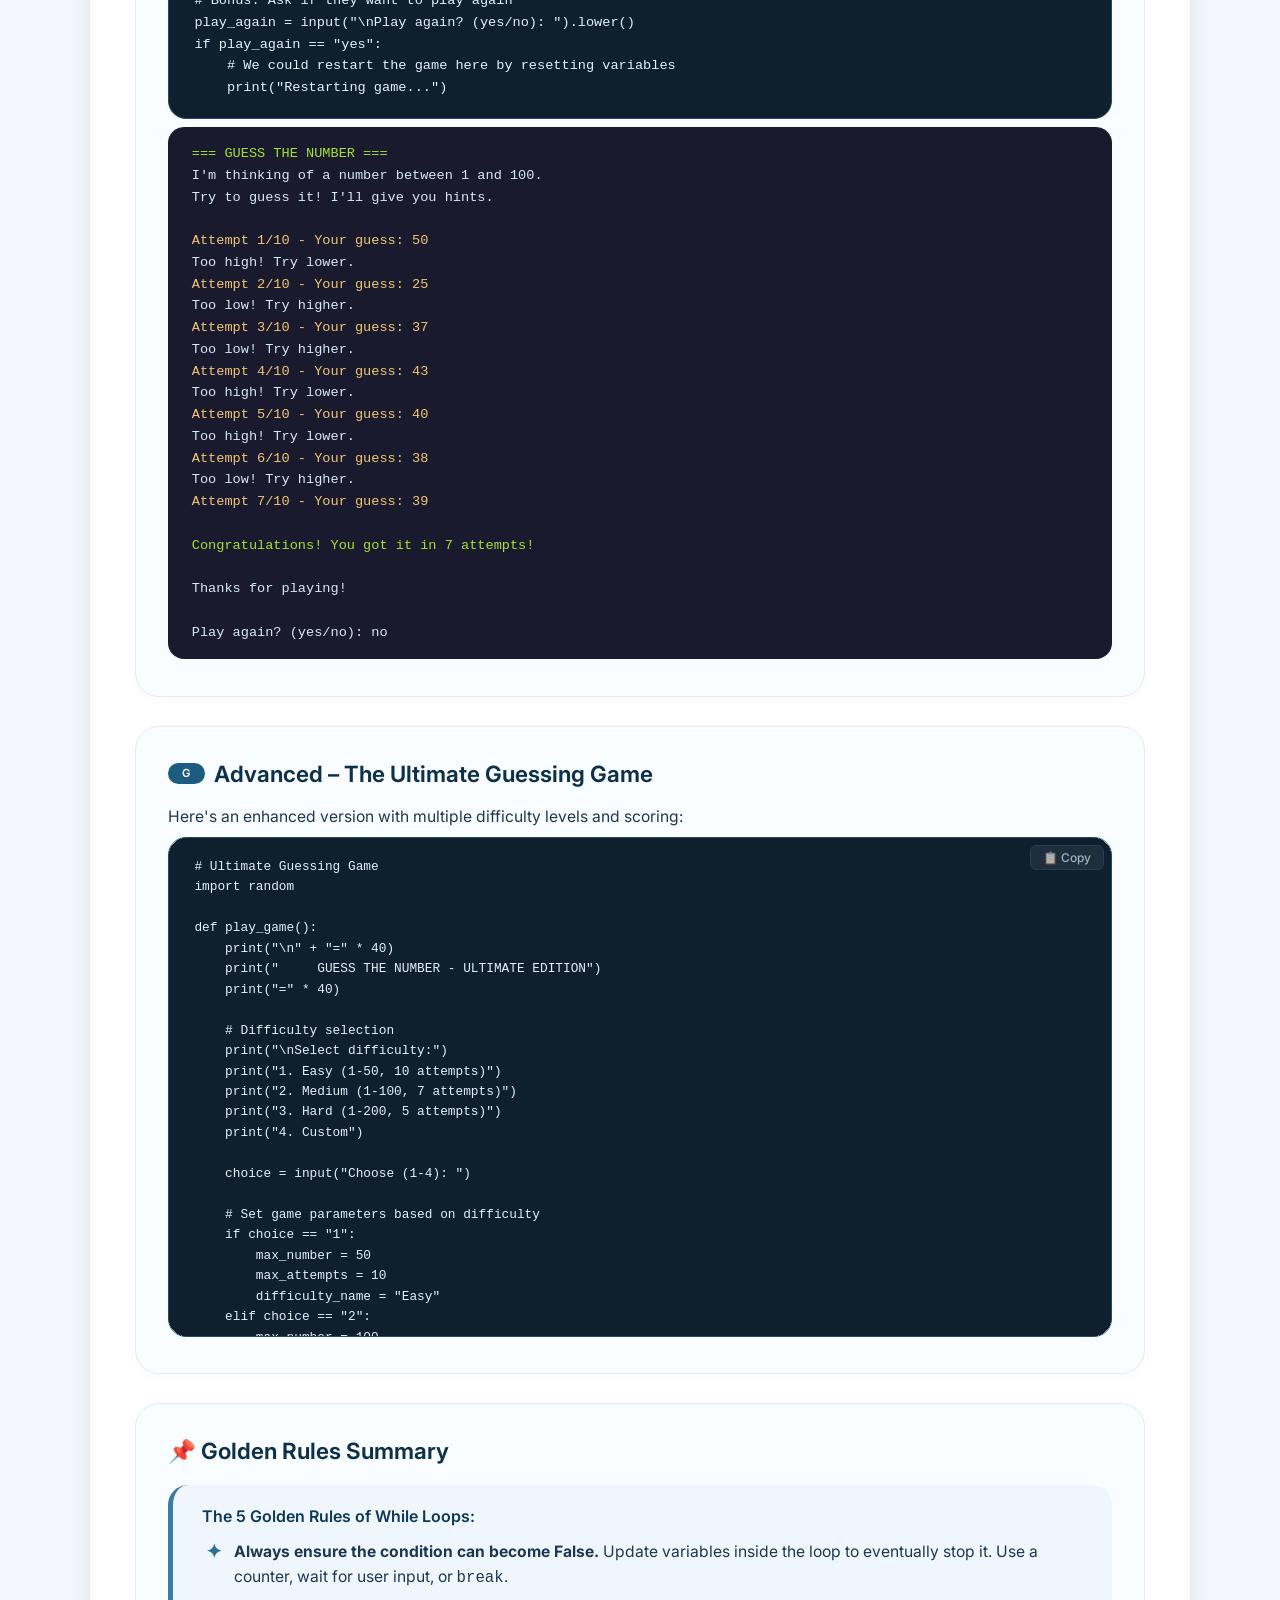
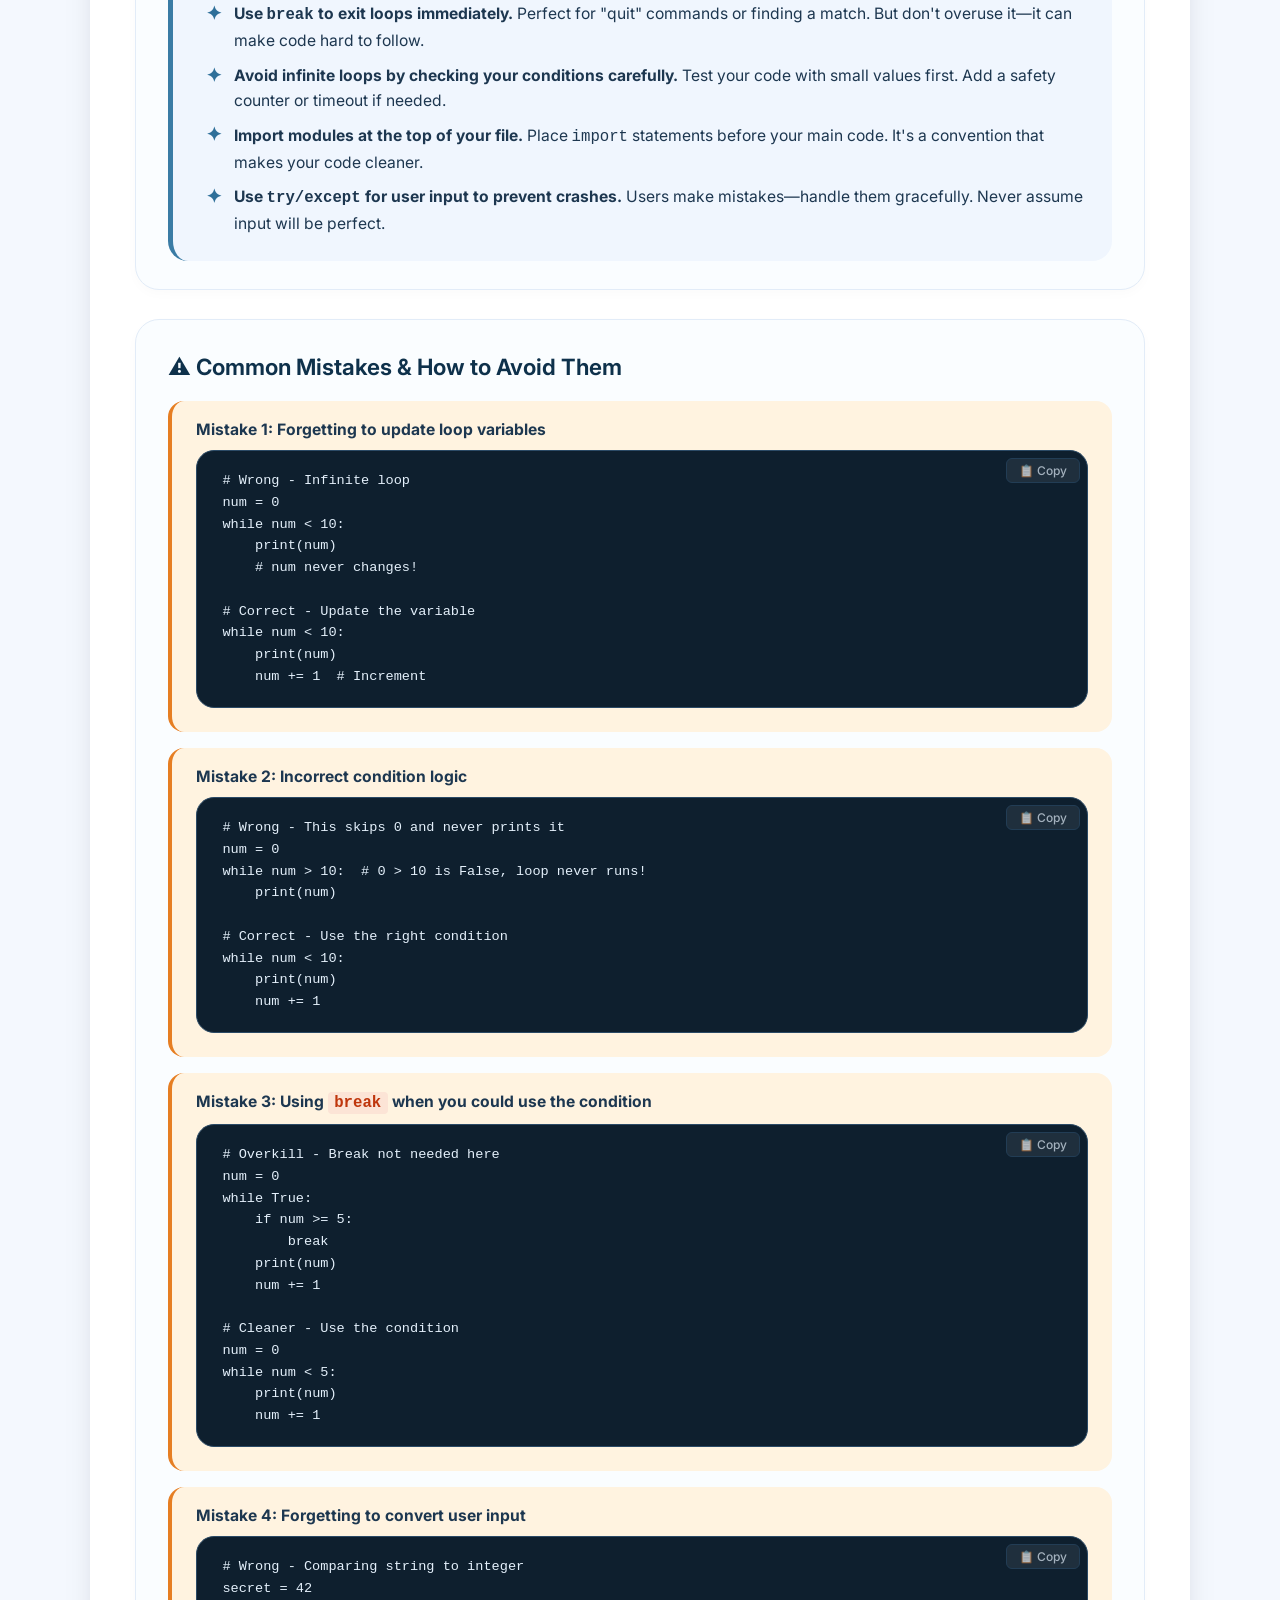
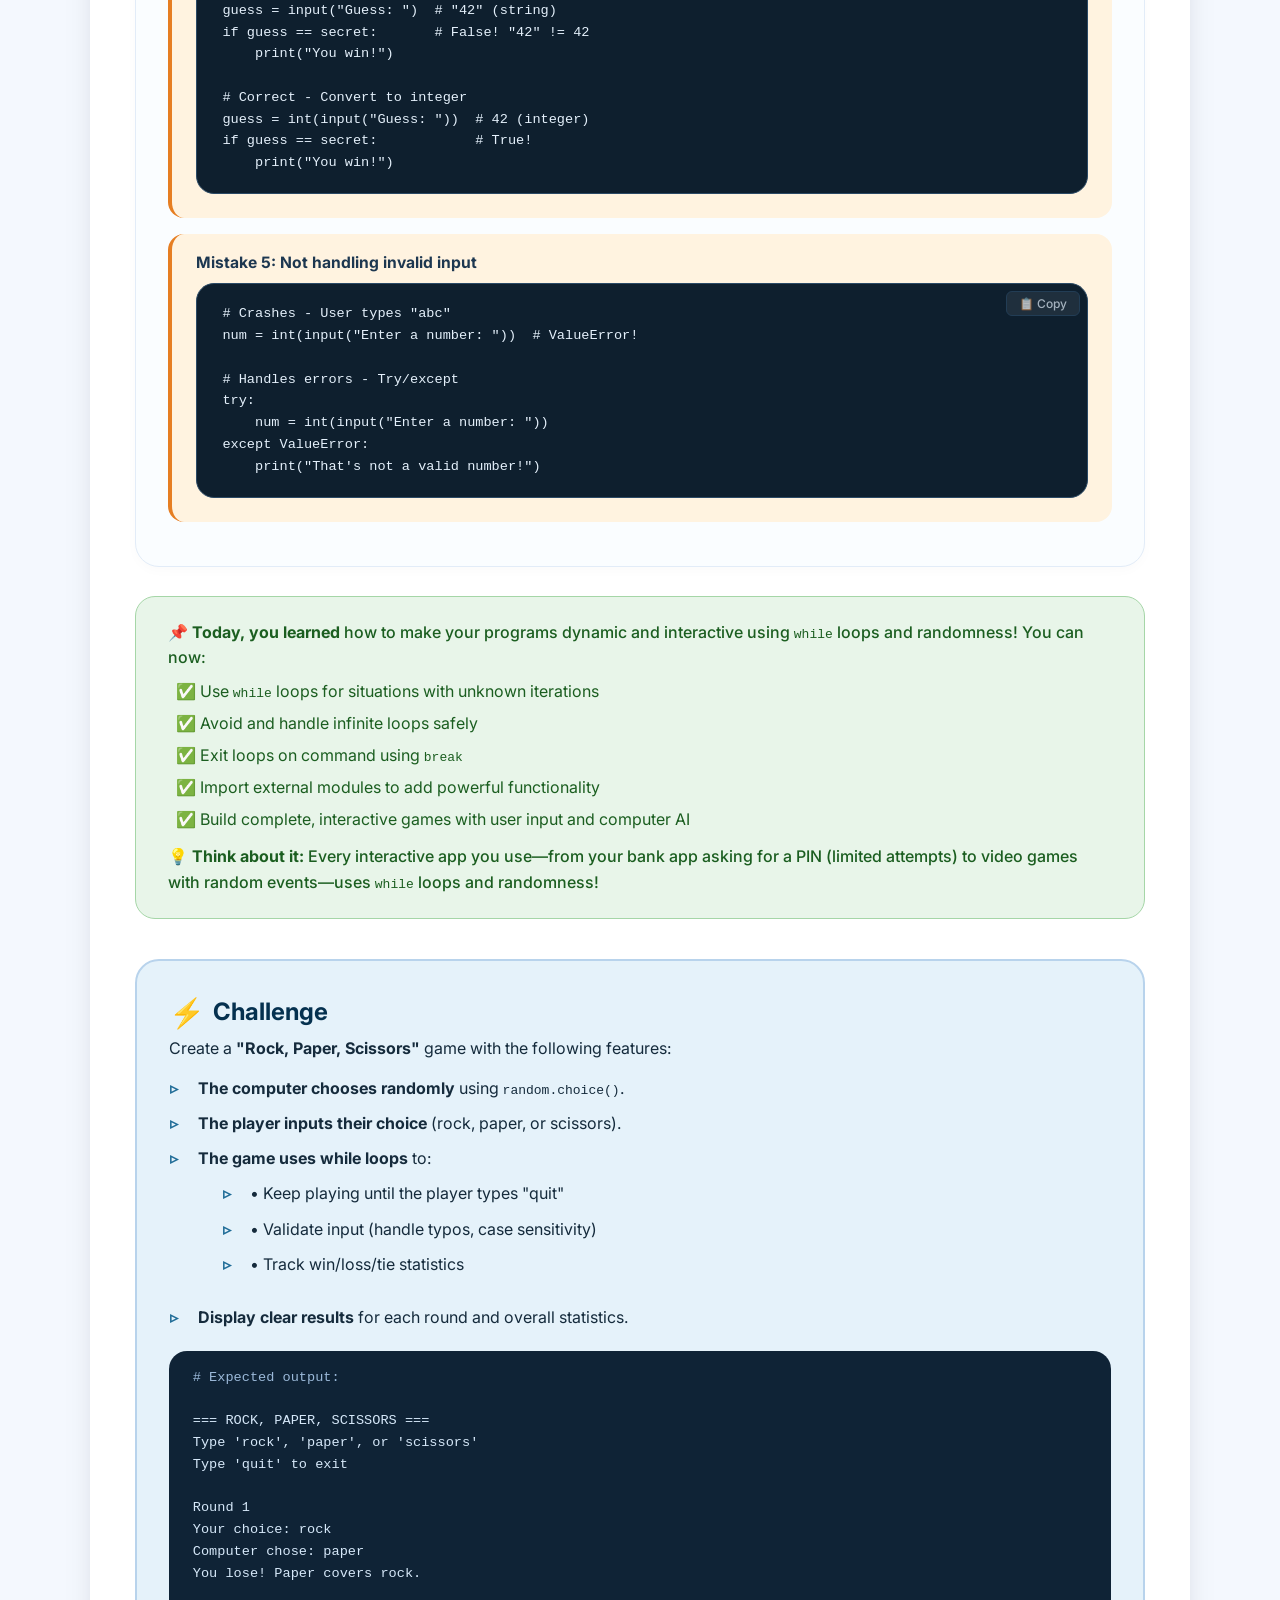
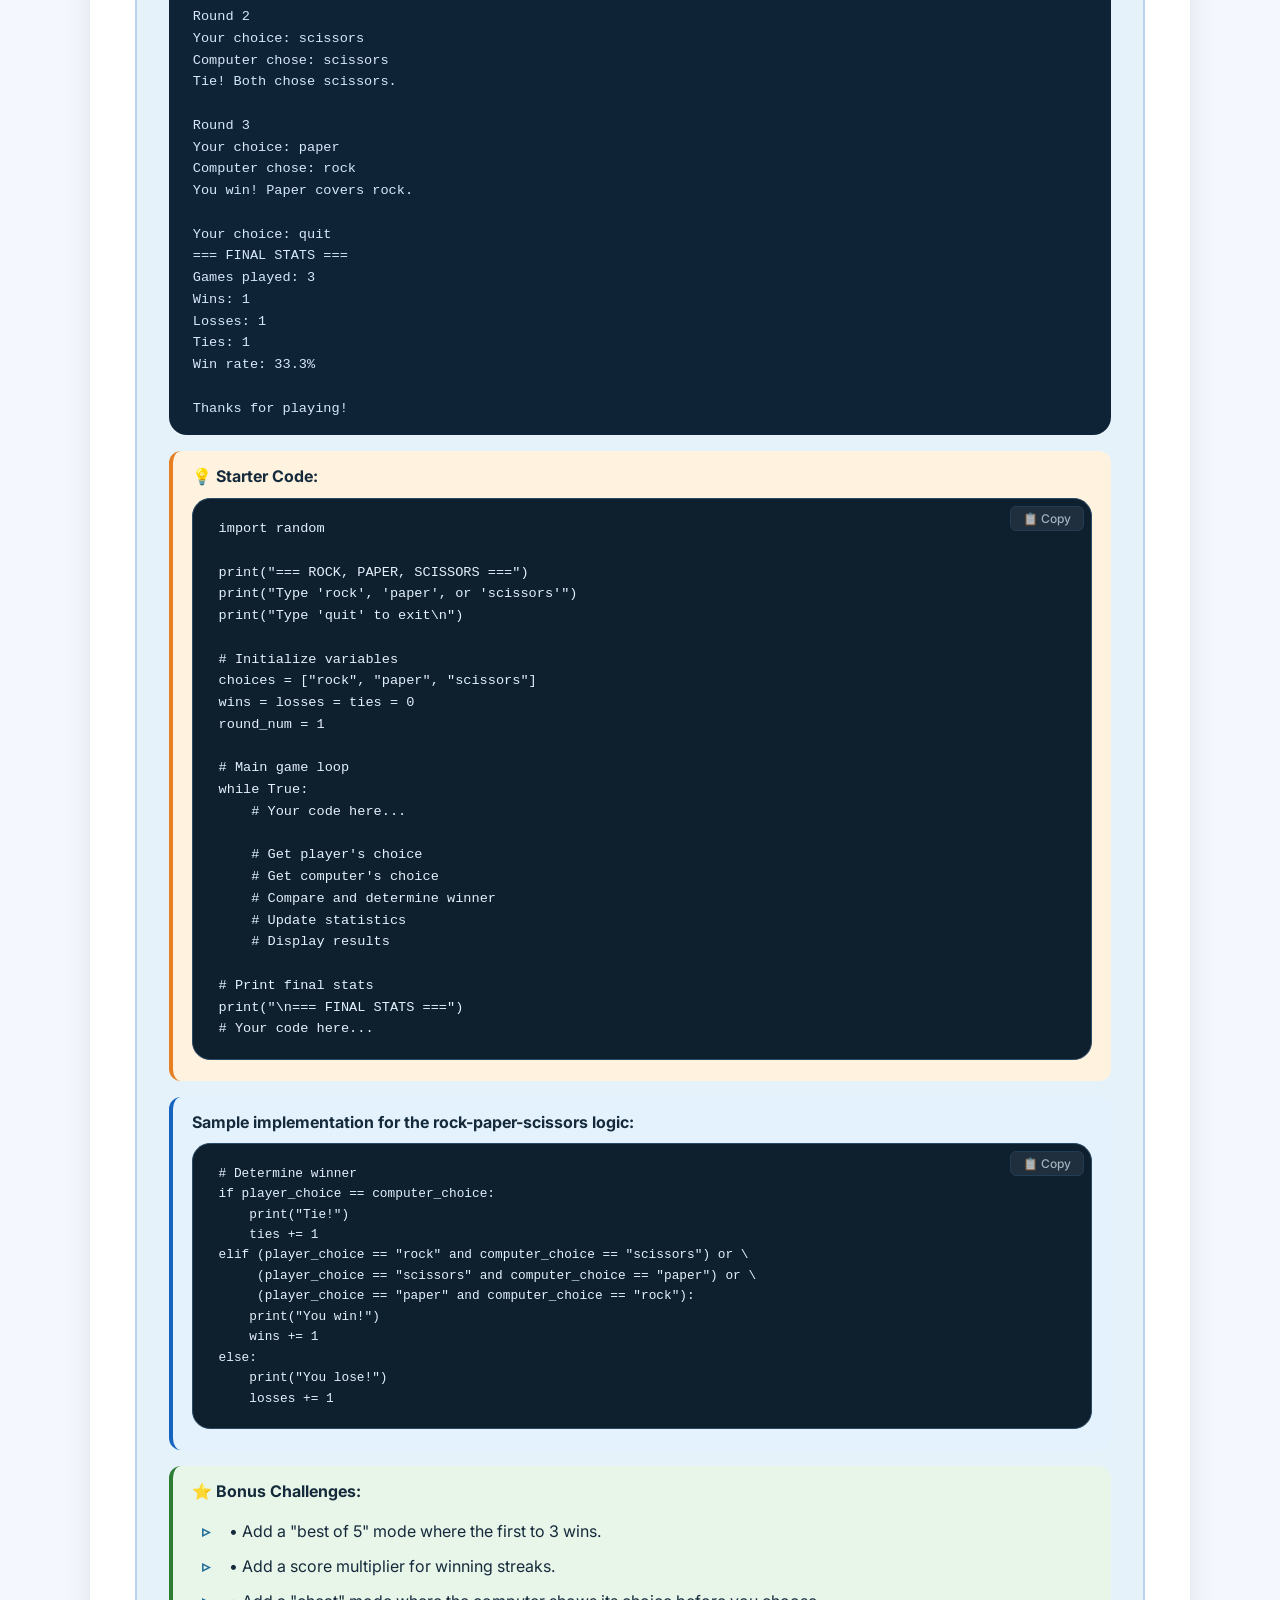
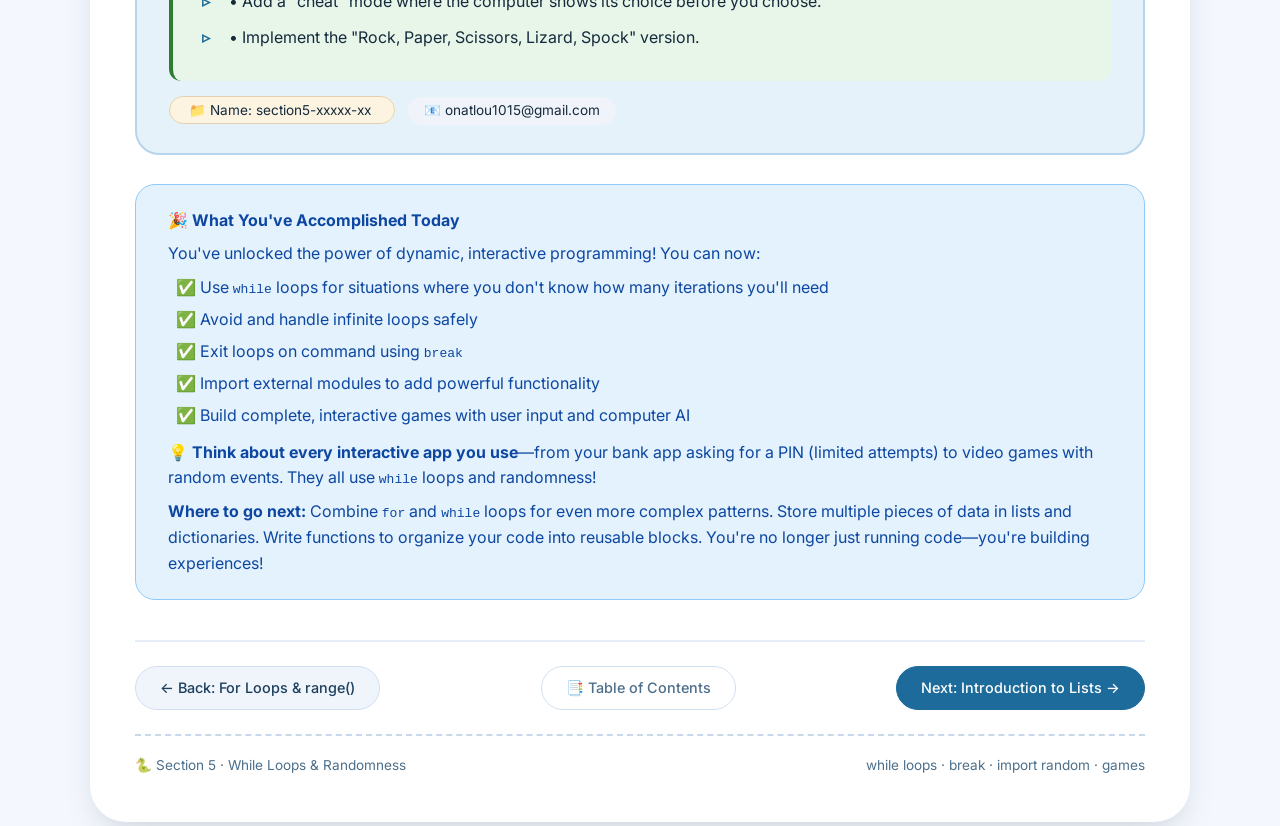
<file: section5-while-loops-random.html>
<!DOCTYPE html>
<html lang="en">
<head>
    <meta charset="UTF-8">
    <meta name="viewport" content="width=device-width, initial-scale=1.0">
    <title>Section 5 – While Loops & Randomness | Basic Python</title>
    <link rel="preconnect" href="https://fonts.googleapis.com">
    <link rel="preconnect" href="https://fonts.gstatic.com" crossorigin>
    <link href="https://fonts.googleapis.com/css2?family=Inter:opsz,wght@14..32,400;14..32,500;14..32,600;14..32,700&display=swap" rel="stylesheet">
    <link rel="stylesheet" href="css/style.css">
    <style>
        /* ===== COPY BUTTON STYLES ===== */
        .code-wrapper {
            position: relative;
            margin: 0.5rem 0;
        }
        .code-wrapper .code-block {
            margin: 0;
            padding-right: 70px;
        }
        .copy-btn {
            position: absolute;
            top: 8px;
            right: 8px;
            background: rgba(255,255,255,0.1);
            color: #e4f0fb;
            border: 1px solid #2b4a66;
            border-radius: 6px;
            padding: 4px 12px;
            font-size: 0.75rem;
            cursor: pointer;
            transition: all 0.2s ease;
            font-family: 'Inter', sans-serif;
            font-weight: 500;
            opacity: 0.7;
            z-index: 10;
        }
        .copy-btn:hover {
            background: rgba(255,255,255,0.2);
            opacity: 1;
            border-color: #4a7a9a;
        }
        .copy-btn.copied {
            background: #2e7d32;
            border-color: #2e7d32;
            color: white;
            opacity: 1;
        }
        .copy-btn.copied::after {
            content: " ✓";
        }

        .comparison-grid {
            display: grid;
            grid-template-columns: 1fr 1fr;
            gap: 1rem;
            margin: 1rem 0;
        }
        @media (max-width: 700px) {
            .comparison-grid {
                grid-template-columns: 1fr;
            }
        }
        .comparison-card {
            background: #f8faff;
            border-radius: 16px;
            padding: 1.2rem 1.5rem;
            border: 1px solid #dce8f5;
        }
        .comparison-card h4 {
            color: #0e314b;
            margin-bottom: 0.5rem;
        }
        .comparison-card.for {
            border-left: 4px solid #1d6b9b;
        }
        .comparison-card.while {
            border-left: 4px solid #e67e22;
        }
        .danger-box {
            background: #ffebee;
            border-radius: 16px;
            padding: 1rem 1.5rem;
            border-left: 4px solid #c62828;
            margin: 1rem 0;
        }
        .danger-box code {
            background: #ffcdd2;
            padding: 0.1rem 0.4rem;
            border-radius: 4px;
            color: #b71c1c;
        }
        .module-table {
            width: 100%;
            border-collapse: collapse;
            margin: 0.8rem 0;
            font-size: 0.9rem;
        }
        .module-table th,
        .module-table td {
            border: 1px solid #dce8f5;
            padding: 0.5rem 0.8rem;
            text-align: left;
        }
        .module-table th {
            background: #e8f0fe;
            color: #0e314b;
            font-weight: 600;
        }
        .module-table tr:nth-child(even) {
            background: #f8faff;
        }
        .module-table code {
            background: #eaf0f7;
            padding: 0.1rem 0.4rem;
            border-radius: 4px;
            font-size: 0.85rem;
        }
        .game-output {
            background: #1a1a2e;
            border-radius: 16px;
            padding: 1rem 1.5rem;
            color: #d6e8f9;
            font-family: 'JetBrains Mono', monospace;
            font-size: 0.85rem;
            margin: 0.5rem 0;
            overflow-x: auto;
            white-space: pre-wrap;
        }
        .game-output .highlight {
            color: #a6e22e;
        }
        .game-output .prompt {
            color: #f0c674;
        }
        .game-output .error {
            color: #f7768e;
        }

        /* Warning box styles */
        .warning-box {
            background: #fff3e0;
            border-radius: 16px;
            padding: 1rem 1.5rem;
            border-left: 4px solid #e67e22;
            margin: 1rem 0;
        }
        .warning-box code {
            background: #fce4d6;
            padding: 0.1rem 0.4rem;
            border-radius: 4px;
            color: #bf360c;
        }

        .example-box .code-wrapper {
            margin: 0.5rem 0;
        }
    </style>
</head>
<body>
    <div class="container">
        <!-- Top Navigation -->
        <div class="top-nav">
            <div class="breadcrumb">
                <a href="index.html">🏠 Home</a> &gt; <a href="section4-for-loops.html">Section 4</a> &gt; Section 5
            </div>
            <span class="section-badge">Section 5 of 10</span>
        </div>

        <!-- Section Header -->
        <div class="section-header">
            <h1>🎯 Section 5 · Guess the Number – While Loops &amp; Randomness</h1>
            <div class="subtitle">while loops (when you don't know how many iterations). Infinite loops (and how to avoid them). break statements. Importing modules (import random).</div>
        </div>

        <!-- Intro -->
        <div class="intro-block">
            <p><strong>The Art of "Keep Going Until..."</strong></p>
            <p>Imagine you're playing hide and seek. You don't know how many times you'll need to search before finding your friend. You just keep looking until you find them. That's exactly what a <code>while</code> loop does—it keeps repeating while a condition is true, and you don't always know how many times that will be.</p>
            <p style="margin-top: 0.6rem;">While loops are perfect for interactive programs that need to keep running until the user says "stop," or for situations where the number of repetitions depends on user input or random events.</p>
        </div>

        <!-- Learning Outcomes -->
        <div class="learning-outcomes">
            <span class="label">📘 By the end of this lesson, you will:</span>
            <span class="pill">use while loops</span>
            <span class="pill">avoid infinite loops</span>
            <span class="pill">use break to exit</span>
            <span class="pill">import the random module</span>
            <span class="pill">build a complete game</span>
        </div>

        <!-- Part A: while loops -->
        <div class="part">
            <h2><span class="part-label">A</span> while Loops – The "Don't Know When to Stop" Loop</h2>
            <p>A <code>while</code> loop repeats as long as a condition is <code>True</code>. It's like telling a friend: <em>"Keep walking while I'm not there yet."</em></p>

            <div class="example-box">
                <p><strong>Basic syntax:</strong></p>
                <div class="code-wrapper">
                    <button class="copy-btn" onclick="copyCode(this)">📋 Copy</button>
                    <div class="code-block">while condition:
    # Code to run repeatedly
    # Keep running WHILE condition is True
    # Stop when condition becomes False</div>
                </div>
            </div>

            <p><strong>Simple example:</strong></p>
            <div class="example-box">
                <div class="code-wrapper">
                    <button class="copy-btn" onclick="copyCode(this)">📋 Copy</button>
                    <div class="code-block">counter = 0
while counter < 5:
    print(f"Count: {counter}")
    counter += 1  # Increment counter
print("Done!")

# Output:
# Count: 0
# Count: 1
# Count: 2
# Count: 3
# Count: 4
# Done!</div>
                </div>
            </div>

            <p><strong>Visual comparison:</strong></p>
            <div class="comparison-grid">
                <div class="comparison-card for">
                    <h4>for loop (known number of times)</h4>
                    <div class="code-wrapper">
                        <button class="copy-btn" onclick="copyCode(this)">📋 Copy</button>
                        <div class="code-block" style="font-size: 0.8rem;">Repeat 5 times → [1][2][3][4][5] → Stop</div>
                    </div>
                </div>
                <div class="comparison-card while">
                    <h4>while loop (unknown number of times)</h4>
                    <div class="code-wrapper">
                        <button class="copy-btn" onclick="copyCode(this)">📋 Copy</button>
                        <div class="code-block" style="font-size: 0.8rem;">Keep going while condition is True<br>→ [1][2][3]... [?] → Stop when condition becomes False</div>
                    </div>
                </div>
            </div>
        </div>

        <!-- Part B: for vs while -->
        <div class="part">
            <h2><span class="part-label">B</span> for vs. while – When to Use Which</h2>

            <div class="comparison-grid">
                <div class="comparison-card for">
                    <h4>Use a <code>for</code> loop when:</h4>
                    <ul>
                        <li>You know exactly how many times to repeat.</li>
                        <li>You're iterating through a sequence (list, string, range).</li>
                        <li>You want to process each item in a collection.</li>
                    </ul>
                    <div class="code-wrapper">
                        <button class="copy-btn" onclick="copyCode(this)">📋 Copy</button>
                        <div class="code-block" style="font-size: 0.8rem; margin-top: 0.5rem;"># For loop - known number of iterations
for i in range(10):
    print(i)  # Exactly 10 times

# For loop - iterating through a list
for fruit in ["apple", "banana", "cherry"]:
    print(fruit)  # Exactly 3 times</div>
                    </div>
                </div>
                <div class="comparison-card while">
                    <h4>Use a <code>while</code> loop when:</h4>
                    <ul>
                        <li>You don't know how many times to repeat.</li>
                        <li>The repetition depends on user input or dynamic conditions.</li>
                        <li>You need to keep running until something changes.</li>
                    </ul>
                    <div class="code-wrapper">
                        <button class="copy-btn" onclick="copyCode(this)">📋 Copy</button>
                        <div class="code-block" style="font-size: 0.8rem; margin-top: 0.5rem;"># While loop - continues until user says stop
user_input = ""
while user_input != "quit":
    user_input = input("Type something (or 'quit' to stop): ")
    print(f"You typed: {user_input}")

# While loop - continues until random condition is met
import random
roll = 0
while roll != 6:
    roll = random.randint(1, 6)
    print(f"Rolled: {roll}")</div>
                    </div>
                </div>
            </div>
        </div>

        <!-- Part C: Infinite Loops -->
        <div class="part">
            <h2><span class="part-label">C</span> Infinite Loops – The Danger Zone</h2>
            <p>An <strong>infinite loop</strong> is a loop that never stops. It happens when the condition never becomes <code>False</code>.</p>

            <div class="danger-box">
                <p><strong>⚠️ WARNING: Infinite loop example (NEVER RUN THIS!):</strong></p>
                <div class="code-wrapper">
                    <button class="copy-btn" onclick="copyCode(this)">📋 Copy</button>
                    <div class="code-block" style="margin-top: 0.3rem; font-size: 0.85rem;"># DANGER! This will run forever!
while True:
    print("Help! I'm stuck!")
    # No way to exit! Your program will freeze!</div>
                </div>
            </div>

            <p><strong>How to fix common infinite loop mistakes:</strong></p>

            <div class="warning-box">
                <p><strong>Mistake 1: Forgetting to update the condition</strong></p>
                <div class="code-wrapper">
                    <button class="copy-btn" onclick="copyCode(this)">📋 Copy</button>
                    <div class="code-block" style="margin-top: 0.3rem; font-size: 0.85rem;"># Wrong - Infinite loop
count = 0
while count < 5:
    print(count)
    # count never changes! It stays 0 forever!

# Correct - Update the variable
count = 0
while count < 5:
    print(count)
    count += 1  # NOW the condition will eventually become False</div>
                </div>
            </div>

            <div class="warning-box">
                <p><strong>Mistake 2: Wrong condition logic</strong></p>
                <div class="code-wrapper">
                    <button class="copy-btn" onclick="copyCode(this)">📋 Copy</button>
                    <div class="code-block" style="margin-top: 0.3rem; font-size: 0.85rem;"># Wrong - Infinite loop
password = "secret"
user_input = ""
while user_input != password:
    print("Wrong password!")  # This runs forever!
    # Need to ask for input again inside the loop!

# Correct - Ask for input inside the loop
password = "secret"
user_input = ""
while user_input != password:
    user_input = input("Enter password: ")
    if user_input != password:
        print("Wrong password! Try again.")</div>
                </div>
            </div>

            <div class="warning-box">
                <p><strong>Mistake 3: Using <code>=</code> instead of <code>==</code> in conditions</strong></p>
                <div class="code-wrapper">
                    <button class="copy-btn" onclick="copyCode(this)">📋 Copy</button>
                    <div class="code-block" style="margin-top: 0.3rem; font-size: 0.85rem;"># Wrong - This assigns, never becomes False
x = 0
while x = 5:  # Syntax error or infinite loop!
    print(x)

# Correct - Compare properly
x = 0
while x != 5:  # Or while x < 5
    print(x)
    x += 1</div>
                </div>
            </div>
        </div>

        <!-- Part D: The break Statement -->
        <div class="part">
            <h2><span class="part-label">D</span> The break Statement – Emergency Exit</h2>
            <p><code>break</code> lets you exit a loop immediately, even if the condition is still <code>True</code>. It's like hitting the emergency stop button.</p>

            <div class="example-box">
                <p><strong>Basic usage:</strong></p>
                <div class="code-wrapper">
                    <button class="copy-btn" onclick="copyCode(this)">📋 Copy</button>
                    <div class="code-block">while True:  # Infinite loop (on purpose!)
    user_input = input("Enter a number (or 'quit' to exit): ")
    
    if user_input == "quit":
        break  # Exit the loop immediately
    print(f"You entered: {user_input}")
print("Loop ended!")</div>
                </div>
            </div>

            <p><strong>Real-world example: Password system with limited attempts:</strong></p>
            <div class="example-box">
                <div class="code-wrapper">
                    <button class="copy-btn" onclick="copyCode(this)">📋 Copy</button>
                    <div class="code-block">password = "python123"
attempts = 0
max_attempts = 3

while attempts < max_attempts:
    guess = input("Enter password: ")
    attempts += 1
    
    if guess == password:
        print("Access granted! Welcome!")
        break  # Exit on success
    else:
        remaining = max_attempts - attempts
        print(f"Wrong password. {remaining} attempts remaining.")

if attempts == max_attempts:
    print("Too many failed attempts. Account locked.")</div>
                </div>
            </div>

            <p><strong>Using break in a number guessing game:</strong></p>
            <div class="example-box">
                <div class="code-wrapper">
                    <button class="copy-btn" onclick="copyCode(this)">📋 Copy</button>
                    <div class="code-block">import random
secret = random.randint(1, 10)
print("I'm thinking of a number between 1 and 10.")

while True:  # Keep going until the user guesses
    guess = int(input("Your guess: "))
    
    if guess == secret:
        print("You got it! Congratulations!")
        break  # Exit the game
    elif guess < secret:
        print("Too low! Try again.")
    else:
        print("Too high! Try again.")</div>
                </div>
            </div>
        </div>

        <!-- Part E: Importing Modules -->
        <div class="part">
            <h2><span class="part-label">E</span> Importing Modules – import random</h2>
            <p><strong>Modules</strong> are pre-written code libraries that add extra functionality to Python. You need to <strong>import</strong> them before you can use them.</p>
            <p>The <code>random</code> module provides functions for generating random numbers and choices.</p>

            <div class="example-box">
                <p><strong>Basic usage:</strong></p>
                <div class="code-wrapper">
                    <button class="copy-btn" onclick="copyCode(this)">📋 Copy</button>
                    <div class="code-block">import random

# Generate a random integer between 1 and 10 (inclusive)
number = random.randint(1, 10)
print(number)

# Random float between 0 and 1
decimal = random.random()
print(decimal)

# Random choice from a list
colors = ["red", "blue", "green", "yellow"]
choice = random.choice(colors)
print(choice)

# Shuffle a list
cards = [1, 2, 3, 4, 5]
random.shuffle(cards)
print(cards)  # Random order</div>
                </div>
            </div>

            <p><strong>Common random functions:</strong></p>
            <table class="module-table">
                <thead>
                    <tr>
                        <th>Function</th>
                        <th>Description</th>
                        <th>Example</th>
                    </tr>
                </thead>
                <tbody>
                    <tr>
                        <td><code>random.randint(a, b)</code></td>
                        <td>Random integer between a and b (inclusive)</td>
                        <td><code>random.randint(1, 6)</code> → 4</td>
                    </tr>
                    <tr>
                        <td><code>random.random()</code></td>
                        <td>Random float between 0 and 1</td>
                        <td><code>random.random()</code> → 0.732</td>
                    </tr>
                    <tr>
                        <td><code>random.choice(list)</code></td>
                        <td>Random item from a list</td>
                        <td><code>random.choice(["A", "B", "C"])</code> → "B"</td>
                    </tr>
                    <tr>
                        <td><code>random.shuffle(list)</code></td>
                        <td>Shuffles a list in place</td>
                        <td><code>random.shuffle(cards)</code> → shuffles</td>
                    </tr>
                    <tr>
                        <td><code>random.uniform(a, b)</code></td>
                        <td>Random float between a and b</td>
                        <td><code>random.uniform(1.0, 5.0)</code> → 3.72</td>
                    </tr>
                </tbody>
            </table>

            <p><strong>Importing specific functions:</strong></p>
            <div class="example-box">
                <div class="code-wrapper">
                    <button class="copy-btn" onclick="copyCode(this)">📋 Copy</button>
                    <div class="code-block"># Option 1: Import the whole module
import random
roll = random.randint(1, 6)

# Option 2: Import specific functions (cleaner!)
from random import randint, choice, shuffle
roll = randint(1, 6)      # No "random." needed!
color = choice(["red", "blue"])</div>
                </div>
            </div>
        </div>

        <!-- Part F: Complete Game -->
        <div class="part">
            <h2><span class="part-label">F</span> Building a Complete Game – "Guess the Number"</h2>
            <p>Let's build a full-featured guessing game that uses everything we've learned:</p>

            <div class="code-wrapper">
                <button class="copy-btn" onclick="copyCode(this)">📋 Copy</button>
                <div class="code-block" style="font-size: 0.85rem;"># Guess the Number - Complete Game
import random

print("=== GUESS THE NUMBER ===")
print("I'm thinking of a number between 1 and 100.")
print("Try to guess it! I'll give you hints.\n")

# Game settings
secret_number = random.randint(1, 100)
attempts = 0
max_attempts = 10
game_over = False

# Main game loop
while not game_over:
    # Get player's guess
    try:
        guess = int(input(f"Attempt {attempts + 1}/{max_attempts} - Your guess: "))
        attempts += 1
    except ValueError:
        print("Please enter a valid number!")
        continue
    
    # Check the guess
    if guess < 1 or guess > 100:
        print("Number must be between 1 and 100!")
        continue
    
    # Compare guess to secret
    if guess == secret_number:
        print(f"\nCongratulations! You got it in {attempts} attempts!")
        game_over = True
        
    elif guess < secret_number:
        print("Too low! Try higher.")
        
    else:
        print("Too high! Try lower.")
    
    # Check if player ran out of attempts
    if attempts >= max_attempts and not game_over:
        print(f"\nGame over! The number was {secret_number}.")
        game_over = True

print("\nThanks for playing!")

# Bonus: Ask if they want to play again
play_again = input("\nPlay again? (yes/no): ").lower()
if play_again == "yes":
    # We could restart the game here by resetting variables
    print("Restarting game...")</div>
            </div>

            <div class="game-output"><span class="highlight">=== GUESS THE NUMBER ===</span>
I'm thinking of a number between 1 and 100.
Try to guess it! I'll give you hints.

<span class="prompt">Attempt 1/10 - Your guess: 50</span>
Too high! Try lower.
<span class="prompt">Attempt 2/10 - Your guess: 25</span>
Too low! Try higher.
<span class="prompt">Attempt 3/10 - Your guess: 37</span>
Too low! Try higher.
<span class="prompt">Attempt 4/10 - Your guess: 43</span>
Too high! Try lower.
<span class="prompt">Attempt 5/10 - Your guess: 40</span>
Too high! Try lower.
<span class="prompt">Attempt 6/10 - Your guess: 38</span>
Too low! Try higher.
<span class="prompt">Attempt 7/10 - Your guess: 39</span>

<span class="highlight">Congratulations! You got it in 7 attempts!</span>

Thanks for playing!

Play again? (yes/no): no</div>
        </div>

        <!-- Part G: Ultimate Guessing Game -->
        <div class="part">
            <h2><span class="part-label">G</span> Advanced – The Ultimate Guessing Game</h2>
            <p>Here's an enhanced version with multiple difficulty levels and scoring:</p>

            <div class="code-wrapper">
                <button class="copy-btn" onclick="copyCode(this)">📋 Copy</button>
                <div class="code-block" style="font-size: 0.8rem; max-height: 500px; overflow-y: auto;"># Ultimate Guessing Game
import random

def play_game():
    print("\n" + "=" * 40)
    print("     GUESS THE NUMBER - ULTIMATE EDITION")
    print("=" * 40)
    
    # Difficulty selection
    print("\nSelect difficulty:")
    print("1. Easy (1-50, 10 attempts)")
    print("2. Medium (1-100, 7 attempts)")
    print("3. Hard (1-200, 5 attempts)")
    print("4. Custom")
    
    choice = input("Choose (1-4): ")
    
    # Set game parameters based on difficulty
    if choice == "1":
        max_number = 50
        max_attempts = 10
        difficulty_name = "Easy"
    elif choice == "2":
        max_number = 100
        max_attempts = 7
        difficulty_name = "Medium"
    elif choice == "3":
        max_number = 200
        max_attempts = 5
        difficulty_name = "Hard"
    elif choice == "4":
        max_number = int(input("Max number (1-1000): "))
        max_attempts = int(input("Max attempts: "))
        difficulty_name = "Custom"
    else:
        print("Invalid choice. Defaulting to Medium.")
        max_number = 100
        max_attempts = 7
        difficulty_name = "Medium"
    
    # Generate secret number
    secret = random.randint(1, max_number)
    attempts = 0
    guessed = False
    
    print(f"\n{difficulty_name} Mode Selected")
    print(f"Guess a number between 1 and {max_number}")
    print(f"You have {max_attempts} attempts.\n")
    
    # Game loop
    while attempts < max_attempts:
        try:
            guess = int(input(f"Attempt {attempts + 1}/{max_attempts} - Guess: "))
            attempts += 1
            
            if guess < 1 or guess > max_number:
                print(f"Number must be between 1 and {max_number}!")
                continue
                
            # Calculate difference for better hint
            diff = abs(guess - secret)
            
            if guess == secret:
                print(f"\nYOU WIN! The number was {secret}!")
                print(f"Found it in {attempts} attempts!")
                score = max(0, (max_attempts - attempts + 1) * 10)
                print(f"Score: {score} points")
                guessed = True
                break
            elif guess < secret:
                if diff <= 5:
                    print("Very close! Just a little higher.")
                elif diff <= 10:
                    print("Close! Go higher.")
                else:
                    print("Too low! Try higher.")
            else:  # guess > secret
                if diff <= 5:
                    print("Very close! Just a little lower.")
                elif diff <= 10:
                    print("Close! Go lower.")
                else:
                    print("Too high! Try lower.")
                    
            # Give hint based on remaining attempts
            if attempts == max_attempts - 1:
                print("Last chance!")
                
        except ValueError:
            print("Please enter a valid number!")
    
    if not guessed:
        print(f"\nGAME OVER! The number was {secret}.")
        print("Better luck next time!")
    
    return guessed

# Main program with replay loop
def main():
    total_wins = 0
    total_games = 0
    
    while True:
        total_games += 1
        if play_game():
            total_wins += 1
            
        # Ask to play again
        again = input("\nPlay again? (yes/no): ").lower()
        if again != "yes":
            break
    
    # Show stats
    print("\n" + "=" * 40)
    print("           GAME STATS")
    print("=" * 40)
    print(f"Games played: {total_games}")
    print(f"Games won: {total_wins}")
    if total_games > 0:
        win_rate = (total_wins / total_games) * 100
        print(f"Win rate: {win_rate:.1f}%")
    print("Thanks for playing!")

if __name__ == "__main__":
    main()</div>
            </div>
        </div>

        <!-- Golden Rules Summary -->
        <div class="part">
            <h2>📌 Golden Rules Summary</h2>
            <div class="golden-rules">
                <h4>The 5 Golden Rules of While Loops:</h4>
                <ul>
                    <li><strong>Always ensure the condition can become False.</strong> Update variables inside the loop to eventually stop it. Use a counter, wait for user input, or <code>break</code>.</li>
                    <li><strong>Use <code>break</code> to exit loops immediately.</strong> Perfect for "quit" commands or finding a match. But don't overuse it—it can make code hard to follow.</li>
                    <li><strong>Avoid infinite loops by checking your conditions carefully.</strong> Test your code with small values first. Add a safety counter or timeout if needed.</li>
                    <li><strong>Import modules at the top of your file.</strong> Place <code>import</code> statements before your main code. It's a convention that makes your code cleaner.</li>
                    <li><strong>Use <code>try/except</code> for user input to prevent crashes.</strong> Users make mistakes—handle them gracefully. Never assume input will be perfect.</li>
                </ul>
            </div>
        </div>

        <!-- Common Mistakes -->
        <div class="part">
            <h2>⚠️ Common Mistakes &amp; How to Avoid Them</h2>

            <div class="warning-box">
                <p><strong>Mistake 1: Forgetting to update loop variables</strong></p>
                <div class="code-wrapper">
                    <button class="copy-btn" onclick="copyCode(this)">📋 Copy</button>
                    <div class="code-block" style="margin-top: 0.3rem; font-size: 0.85rem;"># Wrong - Infinite loop
num = 0
while num < 10:
    print(num)
    # num never changes!

# Correct - Update the variable
while num < 10:
    print(num)
    num += 1  # Increment</div>
                </div>
            </div>

            <div class="warning-box">
                <p><strong>Mistake 2: Incorrect condition logic</strong></p>
                <div class="code-wrapper">
                    <button class="copy-btn" onclick="copyCode(this)">📋 Copy</button>
                    <div class="code-block" style="margin-top: 0.3rem; font-size: 0.85rem;"># Wrong - This skips 0 and never prints it
num = 0
while num > 10:  # 0 > 10 is False, loop never runs!
    print(num)

# Correct - Use the right condition
while num < 10:
    print(num)
    num += 1</div>
                </div>
            </div>

            <div class="warning-box">
                <p><strong>Mistake 3: Using <code>break</code> when you could use the condition</strong></p>
                <div class="code-wrapper">
                    <button class="copy-btn" onclick="copyCode(this)">📋 Copy</button>
                    <div class="code-block" style="margin-top: 0.3rem; font-size: 0.85rem;"># Overkill - Break not needed here
num = 0
while True:
    if num >= 5:
        break
    print(num)
    num += 1

# Cleaner - Use the condition
num = 0
while num < 5:
    print(num)
    num += 1</div>
                </div>
            </div>

            <div class="warning-box">
                <p><strong>Mistake 4: Forgetting to convert user input</strong></p>
                <div class="code-wrapper">
                    <button class="copy-btn" onclick="copyCode(this)">📋 Copy</button>
                    <div class="code-block" style="margin-top: 0.3rem; font-size: 0.85rem;"># Wrong - Comparing string to integer
secret = 42
guess = input("Guess: ")  # "42" (string)
if guess == secret:       # False! "42" != 42
    print("You win!")

# Correct - Convert to integer
guess = int(input("Guess: "))  # 42 (integer)
if guess == secret:            # True!
    print("You win!")</div>
                </div>
            </div>

            <div class="warning-box">
                <p><strong>Mistake 5: Not handling invalid input</strong></p>
                <div class="code-wrapper">
                    <button class="copy-btn" onclick="copyCode(this)">📋 Copy</button>
                    <div class="code-block" style="margin-top: 0.3rem; font-size: 0.85rem;"># Crashes - User types "abc"
num = int(input("Enter a number: "))  # ValueError!

# Handles errors - Try/except
try:
    num = int(input("Enter a number: "))
except ValueError:
    print("That's not a valid number!")</div>
                </div>
            </div>
        </div>

        <!-- Recap -->
        <div style="background: #e8f5e9; border-radius: 20px; padding: 1.4rem 2rem; margin: 1.2rem 0; border: 1px solid #a5d6a7;">
            <p style="font-weight: 500; color: #1b5e20;">📌 <strong>Today, you learned</strong> how to make your programs dynamic and interactive using <code>while</code> loops and randomness! You can now:</p>
            <ul style="list-style: none; padding-left: 0.5rem; margin-top: 0.3rem;">
                <li style="padding: 0.2rem 0; color: #1b5e20;">✅ Use <code>while</code> loops for situations with unknown iterations</li>
                <li style="padding: 0.2rem 0; color: #1b5e20;">✅ Avoid and handle infinite loops safely</li>
                <li style="padding: 0.2rem 0; color: #1b5e20;">✅ Exit loops on command using <code>break</code></li>
                <li style="padding: 0.2rem 0; color: #1b5e20;">✅ Import external modules to add powerful functionality</li>
                <li style="padding: 0.2rem 0; color: #1b5e20;">✅ Build complete, interactive games with user input and computer AI</li>
            </ul>
            <p style="font-weight: 500; color: #1b5e20; margin-top: 0.5rem;">💡 <strong>Think about it:</strong> Every interactive app you use—from your bank app asking for a PIN (limited attempts) to video games with random events—uses <code>while</code> loops and randomness!</p>
        </div>

        <!-- Challenge -->
        <div class="challenge-box">
            <h3>Challenge</h3>
            <p>Create a <strong>"Rock, Paper, Scissors"</strong> game with the following features:</p>
            <ul>
                <li><strong>The computer chooses randomly</strong> using <code>random.choice()</code>.</li>
                <li><strong>The player inputs their choice</strong> (rock, paper, or scissors).</li>
                <li><strong>The game uses while loops</strong> to:
                    <ul style="margin-top: 0.3rem; list-style: none; padding-left: 1.5rem;">
                        <li>• Keep playing until the player types "quit"</li>
                        <li>• Validate input (handle typos, case sensitivity)</li>
                        <li>• Track win/loss/tie statistics</li>
                    </ul>
                </li>
                <li><strong>Display clear results</strong> for each round and overall statistics.</li>
            </ul>

            <div style="background: #0f2336; border-radius: 18px; padding: 1rem 1.5rem; margin-top: 1rem; color: #d6e8f9; font-family: monospace; font-size: 0.85rem; overflow-x: auto;">
                <span style="color: #9bb9d9;"># Expected output:</span><br><br>
                === ROCK, PAPER, SCISSORS ===<br>
                Type 'rock', 'paper', or 'scissors'<br>
                Type 'quit' to exit<br><br>
                <span class="prompt">Round 1</span><br>
                <span class="prompt">Your choice: rock</span><br>
                Computer chose: paper<br>
                You lose! Paper covers rock.<br><br>
                <span class="prompt">Round 2</span><br>
                <span class="prompt">Your choice: scissors</span><br>
                Computer chose: scissors<br>
                Tie! Both chose scissors.<br><br>
                <span class="prompt">Round 3</span><br>
                <span class="prompt">Your choice: paper</span><br>
                Computer chose: rock<br>
                You win! Paper covers rock.<br><br>
                <span class="prompt">Your choice: quit</span><br>
                === FINAL STATS ===<br>
                Games played: 3<br>
                Wins: 1<br>
                Losses: 1<br>
                Ties: 1<br>
                Win rate: 33.3%<br><br>
                Thanks for playing!
            </div>

            <div style="margin-top: 1rem; background: #fff3e0; border-radius: 12px; padding: 0.8rem 1.2rem; border-left: 4px solid #e67e22;">
                <p><strong>💡 Starter Code:</strong></p>
                <div class="code-wrapper">
                    <button class="copy-btn" onclick="copyCode(this)">📋 Copy</button>
                    <div class="code-block" style="margin-top: 0.3rem; font-size: 0.85rem;">import random

print("=== ROCK, PAPER, SCISSORS ===")
print("Type 'rock', 'paper', or 'scissors'")
print("Type 'quit' to exit\n")

# Initialize variables
choices = ["rock", "paper", "scissors"]
wins = losses = ties = 0
round_num = 1

# Main game loop
while True:
    # Your code here...
    
    # Get player's choice
    # Get computer's choice
    # Compare and determine winner
    # Update statistics
    # Display results
    
# Print final stats
print("\n=== FINAL STATS ===")
# Your code here...</div>
                </div>
            </div>

            <div style="margin-top: 1rem; background: #e3f2fd; border-radius: 12px; padding: 0.8rem 1.2rem; border-left: 4px solid #1565c0;">
                <p><strong>Sample implementation for the rock-paper-scissors logic:</strong></p>
                <div class="code-wrapper">
                    <button class="copy-btn" onclick="copyCode(this)">📋 Copy</button>
                    <div class="code-block" style="margin-top: 0.3rem; font-size: 0.8rem;"># Determine winner
if player_choice == computer_choice:
    print("Tie!")
    ties += 1
elif (player_choice == "rock" and computer_choice == "scissors") or \
     (player_choice == "scissors" and computer_choice == "paper") or \
     (player_choice == "paper" and computer_choice == "rock"):
    print("You win!")
    wins += 1
else:
    print("You lose!")
    losses += 1</div>
                </div>
            </div>

            <div style="margin-top: 1rem; background: #e8f5e9; border-radius: 12px; padding: 0.8rem 1.2rem; border-left: 4px solid #2e7d32;">
                <p><strong>⭐ Bonus Challenges:</strong></p>
                <ul style="list-style: none; padding-left: 0.5rem;">
                    <li>• Add a "best of 5" mode where the first to 3 wins.</li>
                    <li>• Add a score multiplier for winning streaks.</li>
                    <li>• Add a "cheat" mode where the computer shows its choice before you choose.</li>
                    <li>• Implement the "Rock, Paper, Scissors, Lizard, Spock" version.</li>
                </ul>
            </div>

            <div style="margin-top: 1rem;">
                <span style="background: #fcf3e0; padding: 0.3rem 1.2rem; border-radius: 40px; font-size: 0.85rem; border: 1px solid #e4d1b5;">
                    📁 Name: section5-xxxxx-xx
                </span>
                <span style="display: inline-block; margin-left: 0.8rem; background: #f0f4fa; padding: 0.2rem 1rem; border-radius: 30px; font-size: 0.85rem;">
                    📧 onatlou1015@gmail.com
                </span>
            </div>
        </div>

        <!-- What You've Accomplished -->
        <div style="background: #e3f2fd; border-radius: 20px; padding: 1.4rem 2rem; margin: 1.5rem 0; border: 1px solid #90caf9;">
            <h4 style="color: #0d47a1; margin-bottom: 0.5rem;">🎉 What You've Accomplished Today</h4>
            <p style="color: #0d47a1;">You've unlocked the power of dynamic, interactive programming! You can now:</p>
            <ul style="list-style: none; padding-left: 0.5rem; margin-top: 0.3rem;">
                <li style="padding: 0.2rem 0; color: #0d47a1;">✅ Use <code>while</code> loops for situations where you don't know how many iterations you'll need</li>
                <li style="padding: 0.2rem 0; color: #0d47a1;">✅ Avoid and handle infinite loops safely</li>
                <li style="padding: 0.2rem 0; color: #0d47a1;">✅ Exit loops on command using <code>break</code></li>
                <li style="padding: 0.2rem 0; color: #0d47a1;">✅ Import external modules to add powerful functionality</li>
                <li style="padding: 0.2rem 0; color: #0d47a1;">✅ Build complete, interactive games with user input and computer AI</li>
            </ul>
            <p style="color: #0d47a1; margin-top: 0.5rem;">💡 <strong>Think about every interactive app you use</strong>—from your bank app asking for a PIN (limited attempts) to video games with random events. They all use <code>while</code> loops and randomness!</p>
            <p style="color: #0d47a1; margin-top: 0.5rem;"><strong>Where to go next:</strong> Combine <code>for</code> and <code>while</code> loops for even more complex patterns. Store multiple pieces of data in lists and dictionaries. Write functions to organize your code into reusable blocks. You're no longer just running code—you're building experiences!</p>
        </div>

        <!-- Navigation -->
        <div class="nav-links">
            <a href="section4-for-loops.html" class="back">← Back: For Loops &amp; range()</a>
            <a href="index.html" class="toc-link">📑 Table of Contents</a>
            <a href="section6-lists.html" class="next">Next: Introduction to Lists →</a>
        </div>

        <!-- Footer -->
        <div class="section-footer">
            <span>🐍 Section 5 · While Loops &amp; Randomness</span>
            <span>while loops · break · import random · games</span>
        </div>
    </div>

    <!-- Copy Button JavaScript -->
    <script>
        function copyCode(button) {
            // Get the code block - find the next .code-block element
            const wrapper = button.parentElement;
            const codeBlock = wrapper.querySelector('.code-block');
            
            if (!codeBlock) {
                // If no .code-block found, try to get text content from the wrapper
                const text = wrapper.textContent.replace('📋 Copy', '').trim();
                copyToClipboard(text, button);
                return;
            }
            
            // Get the text content of the code block
            const text = codeBlock.textContent;
            copyToClipboard(text, button);
        }

        function copyToClipboard(text, button) {
            // Use the Clipboard API
            if (navigator.clipboard && navigator.clipboard.writeText) {
                navigator.clipboard.writeText(text).then(() => {
                    showCopiedFeedback(button);
                }).catch(() => {
                    fallbackCopy(text, button);
                });
            } else {
                // Fallback for older browsers
                fallbackCopy(text, button);
            }
        }

        function fallbackCopy(text, button) {
            // Create a temporary textarea
            const textarea = document.createElement('textarea');
            textarea.value = text;
            textarea.style.position = 'fixed';
            textarea.style.opacity = '0';
            textarea.style.left = '-9999px';
            document.body.appendChild(textarea);
            textarea.select();
            
            try {
                document.execCommand('copy');
                showCopiedFeedback(button);
            } catch (err) {
                // Show error feedback
                button.textContent = '❌ Error!';
                button.style.background = '#c62828';
                button.style.color = 'white';
                setTimeout(() => {
                    button.textContent = '📋 Copy';
                    button.style.background = '';
                    button.style.color = '';
                    button.classList.remove('copied');
                }, 2000);
            }
            
            document.body.removeChild(textarea);
        }

        function showCopiedFeedback(button) {
            button.textContent = '✅ Copied!';
            button.classList.add('copied');
            setTimeout(() => {
                button.textContent = '📋 Copy';
                button.classList.remove('copied');
            }, 2000);
        }
    </script>
</body>
</html>
</file>
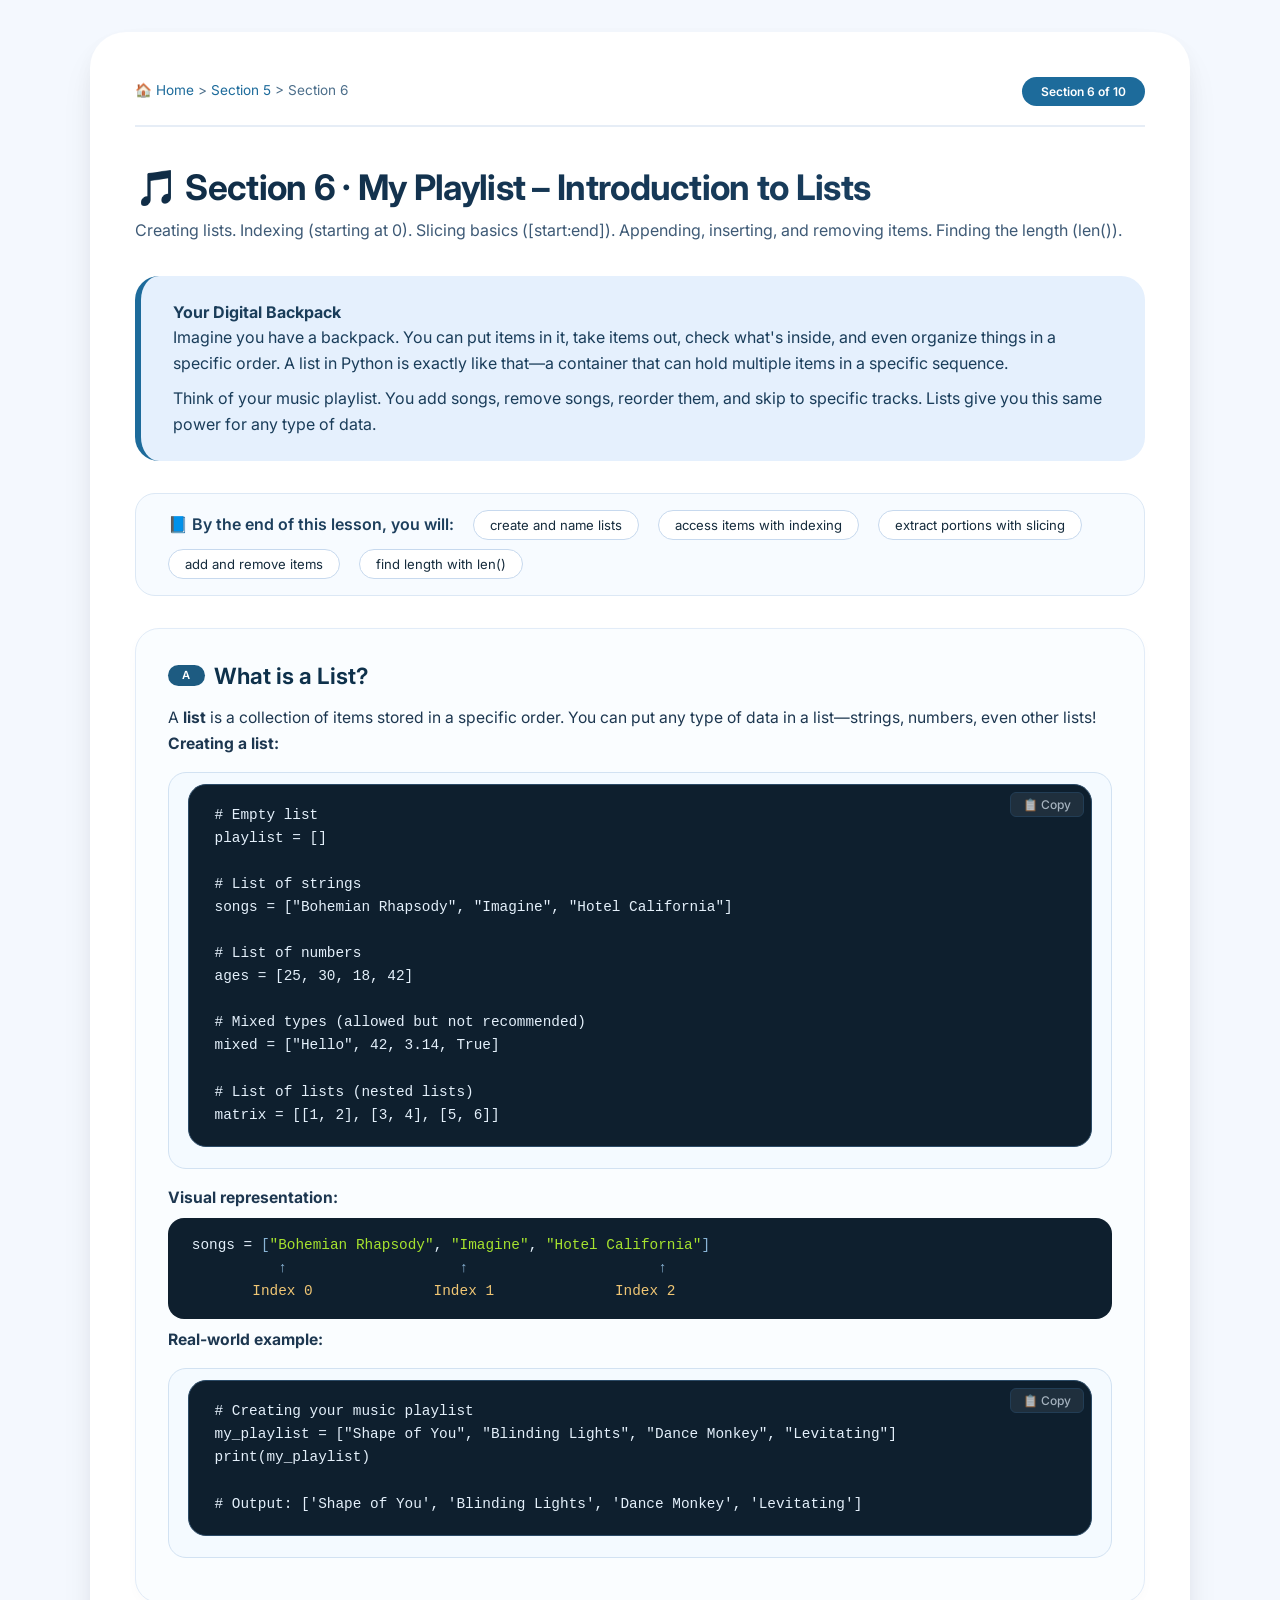
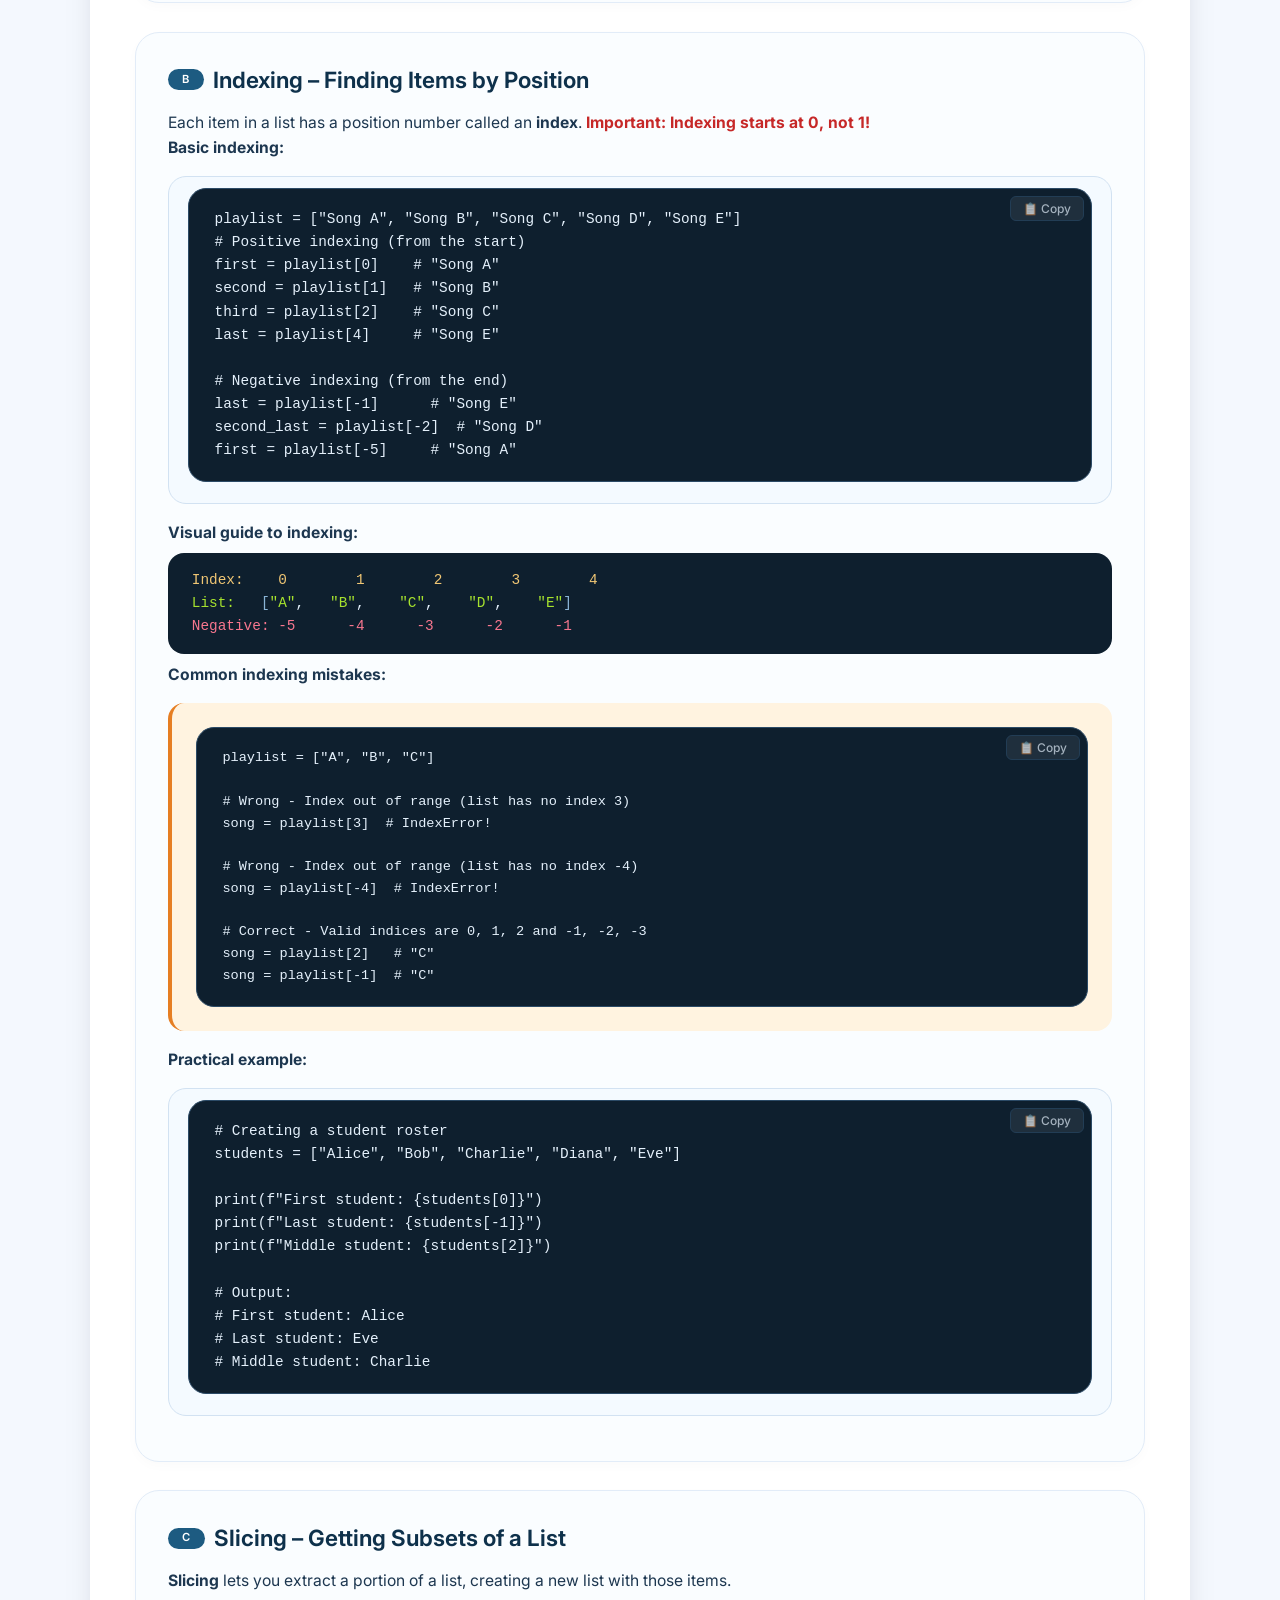
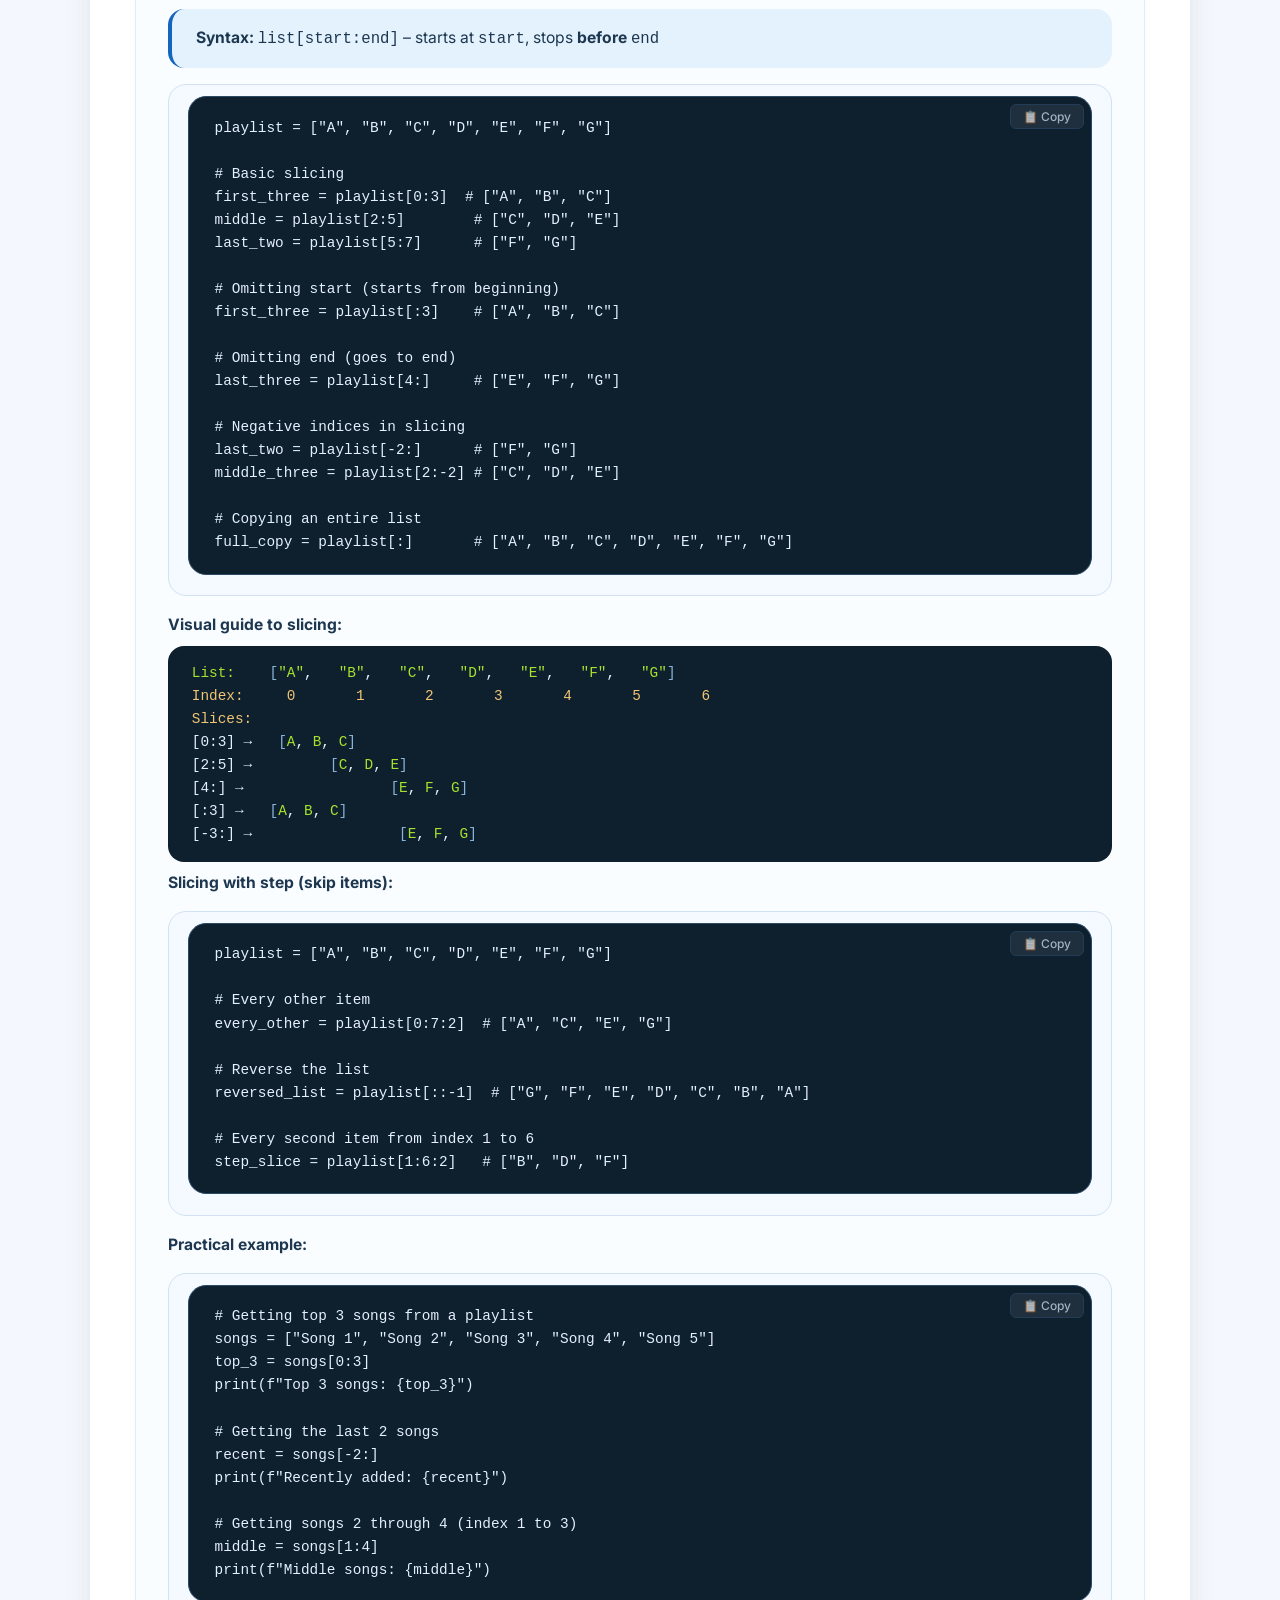
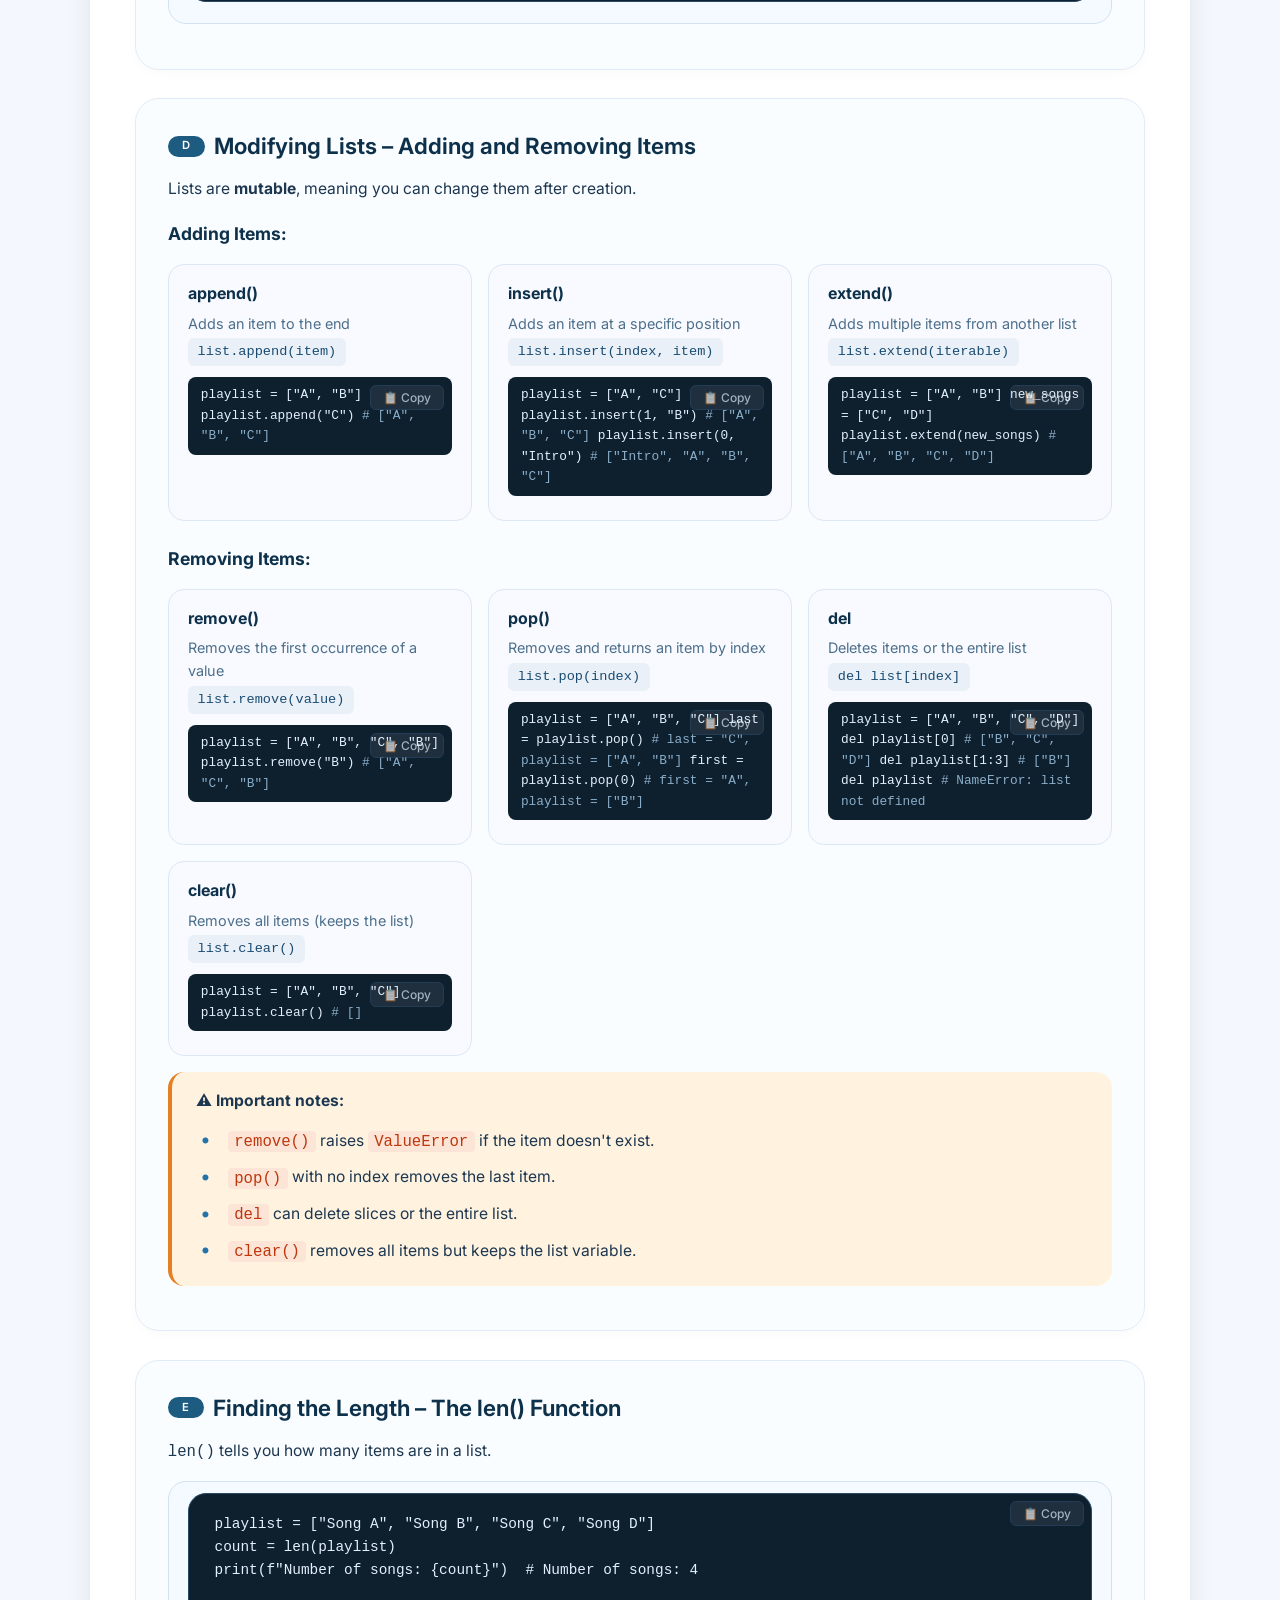
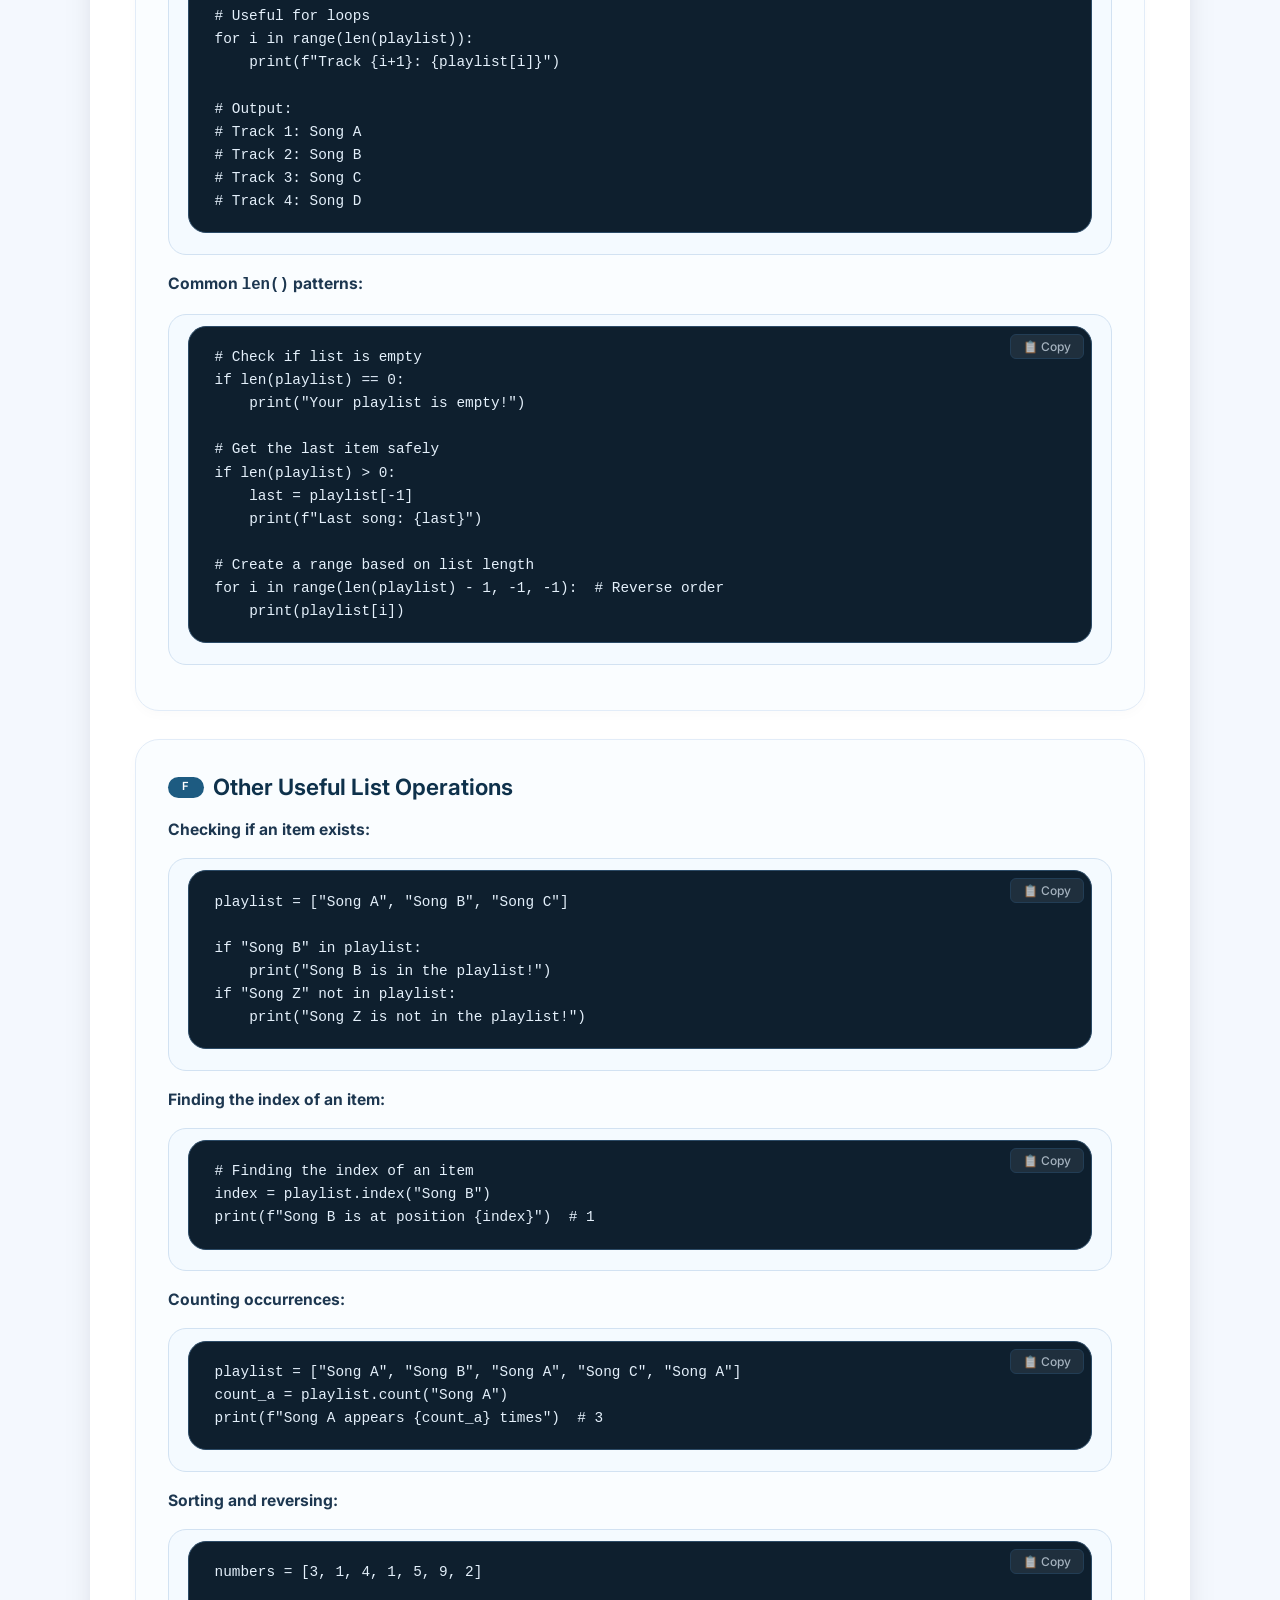
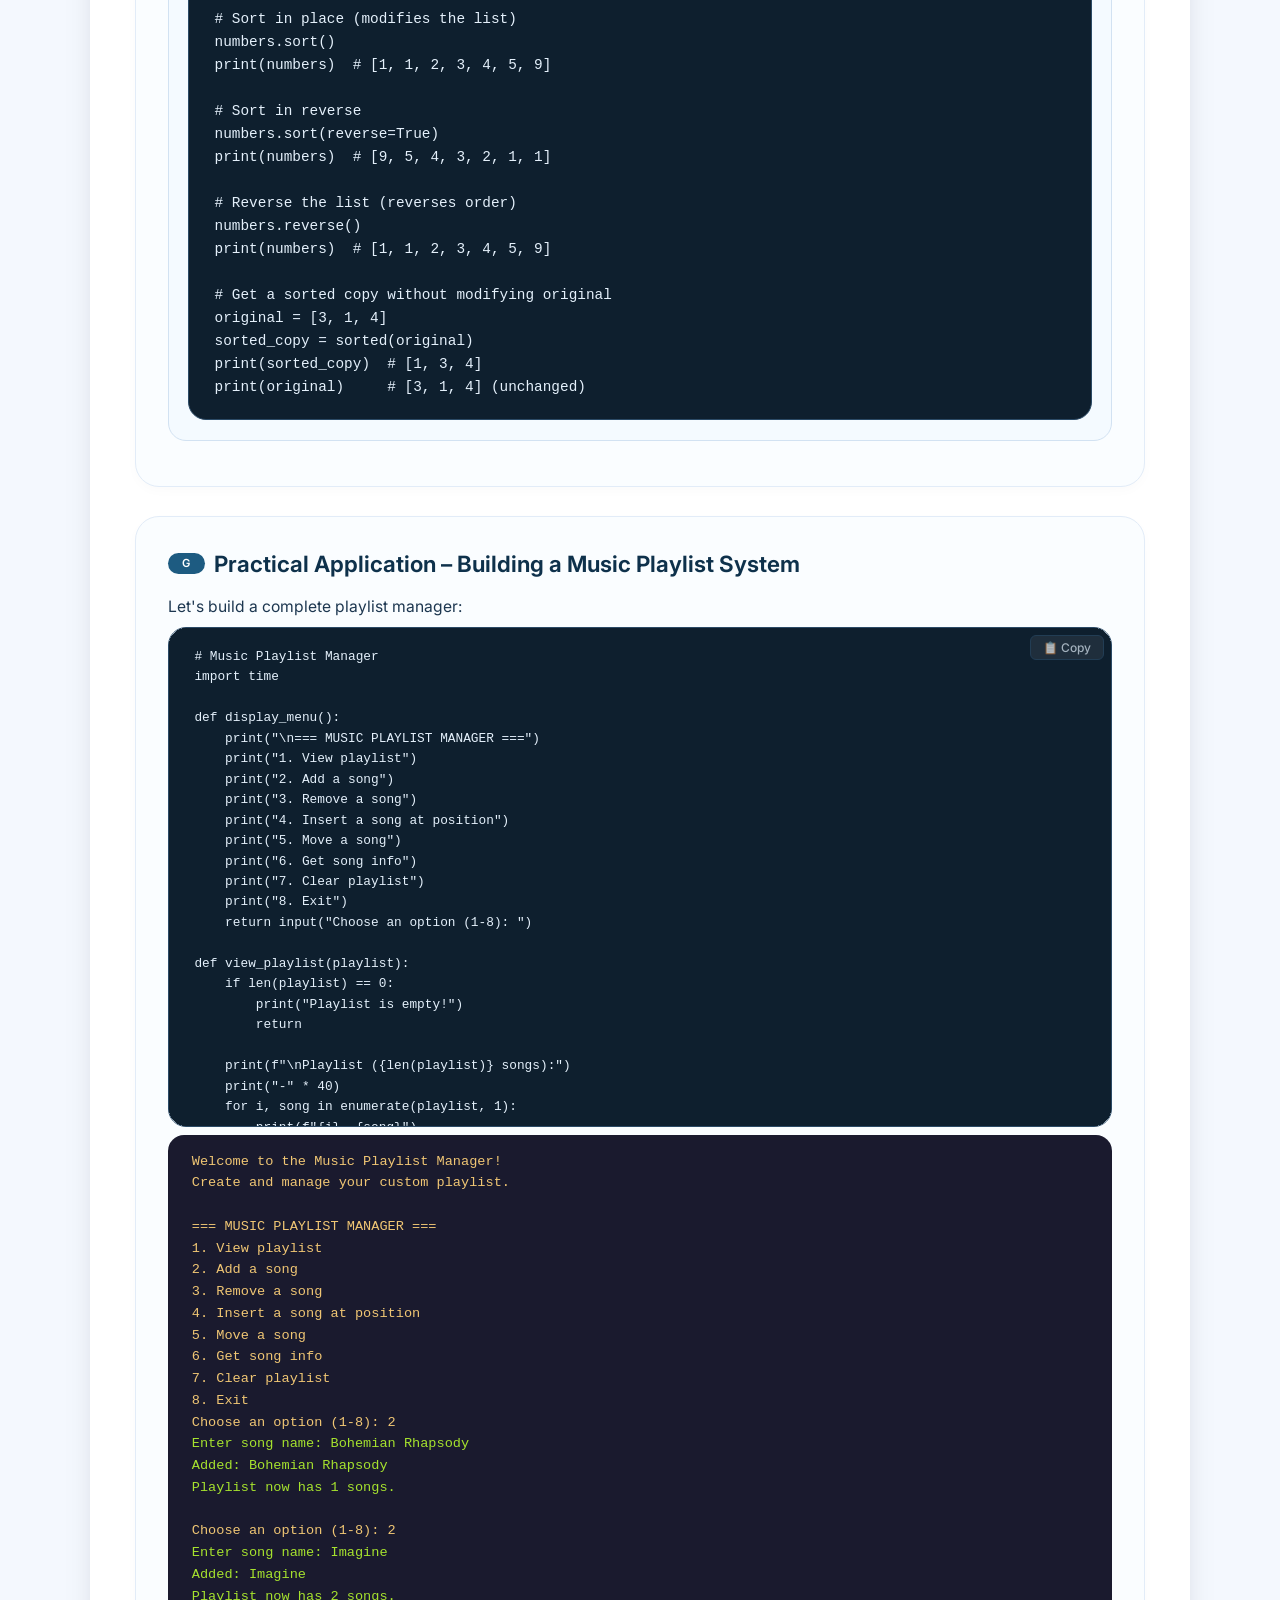
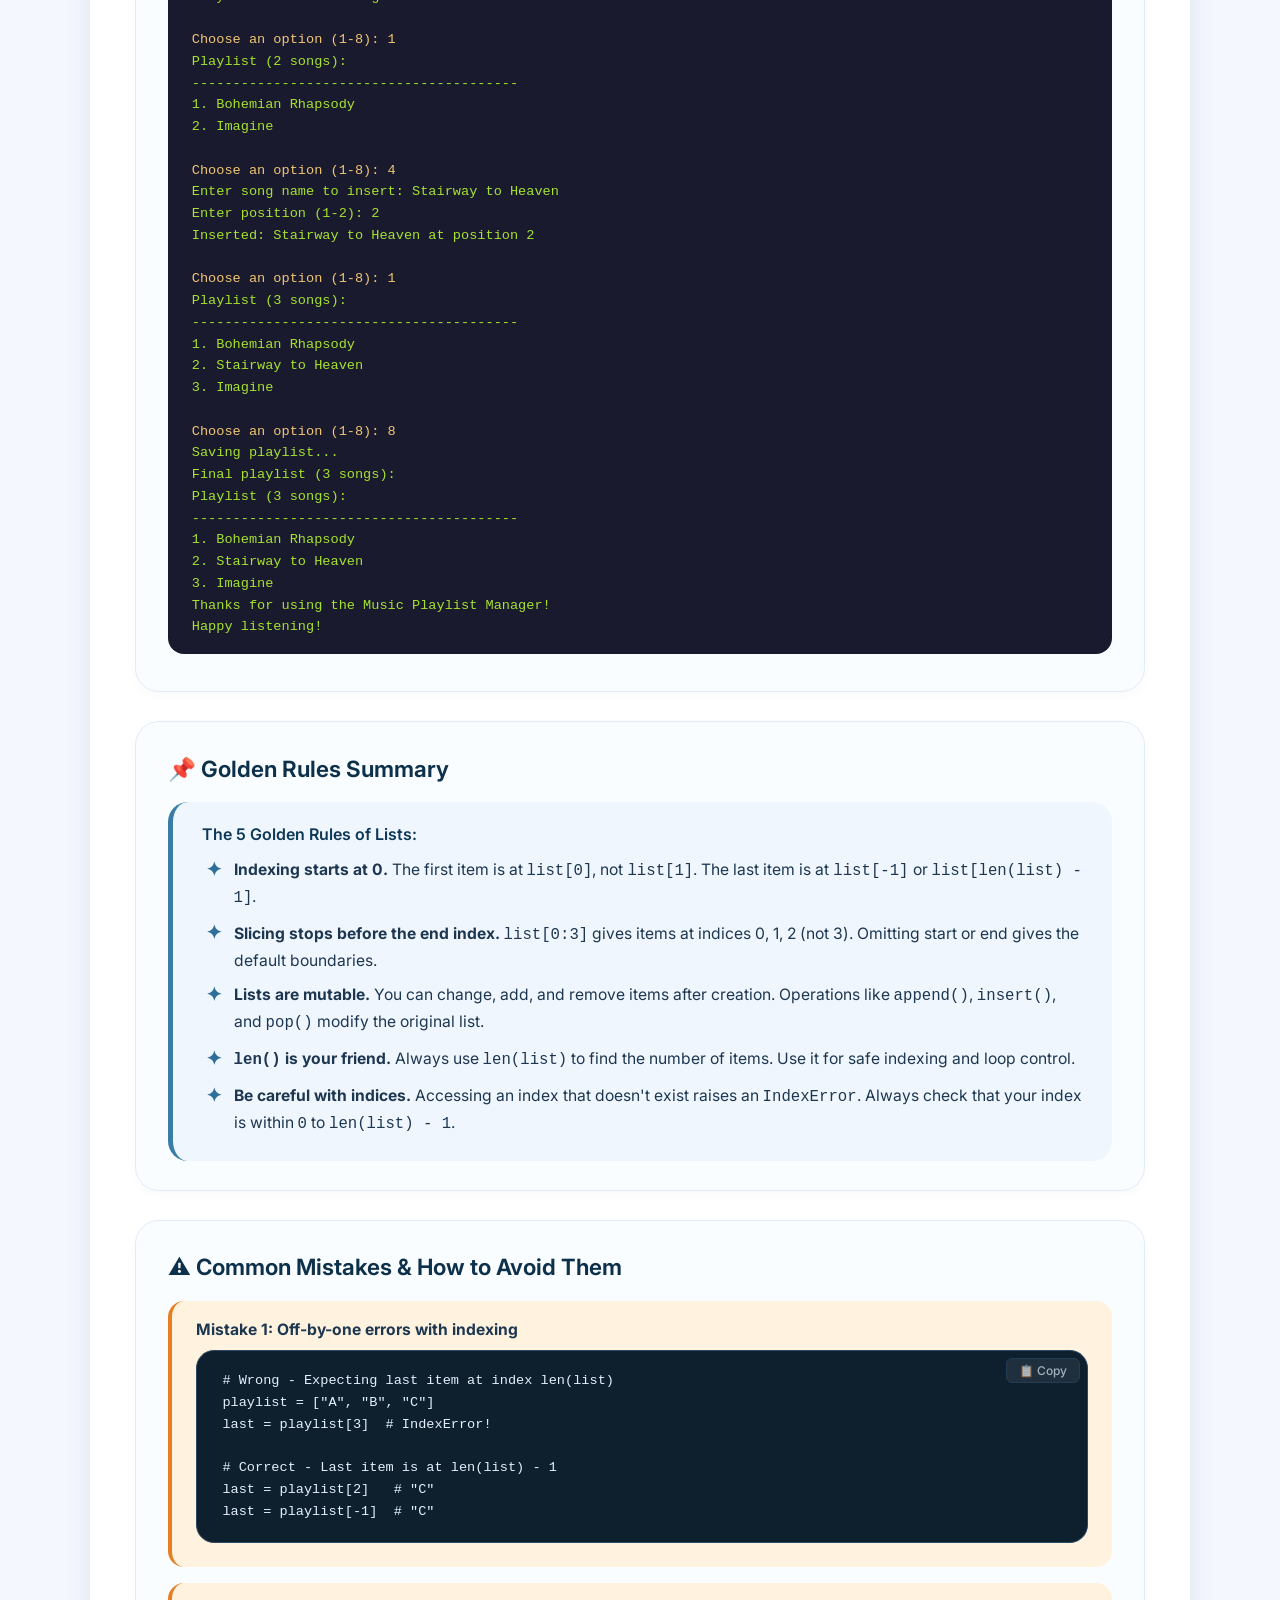
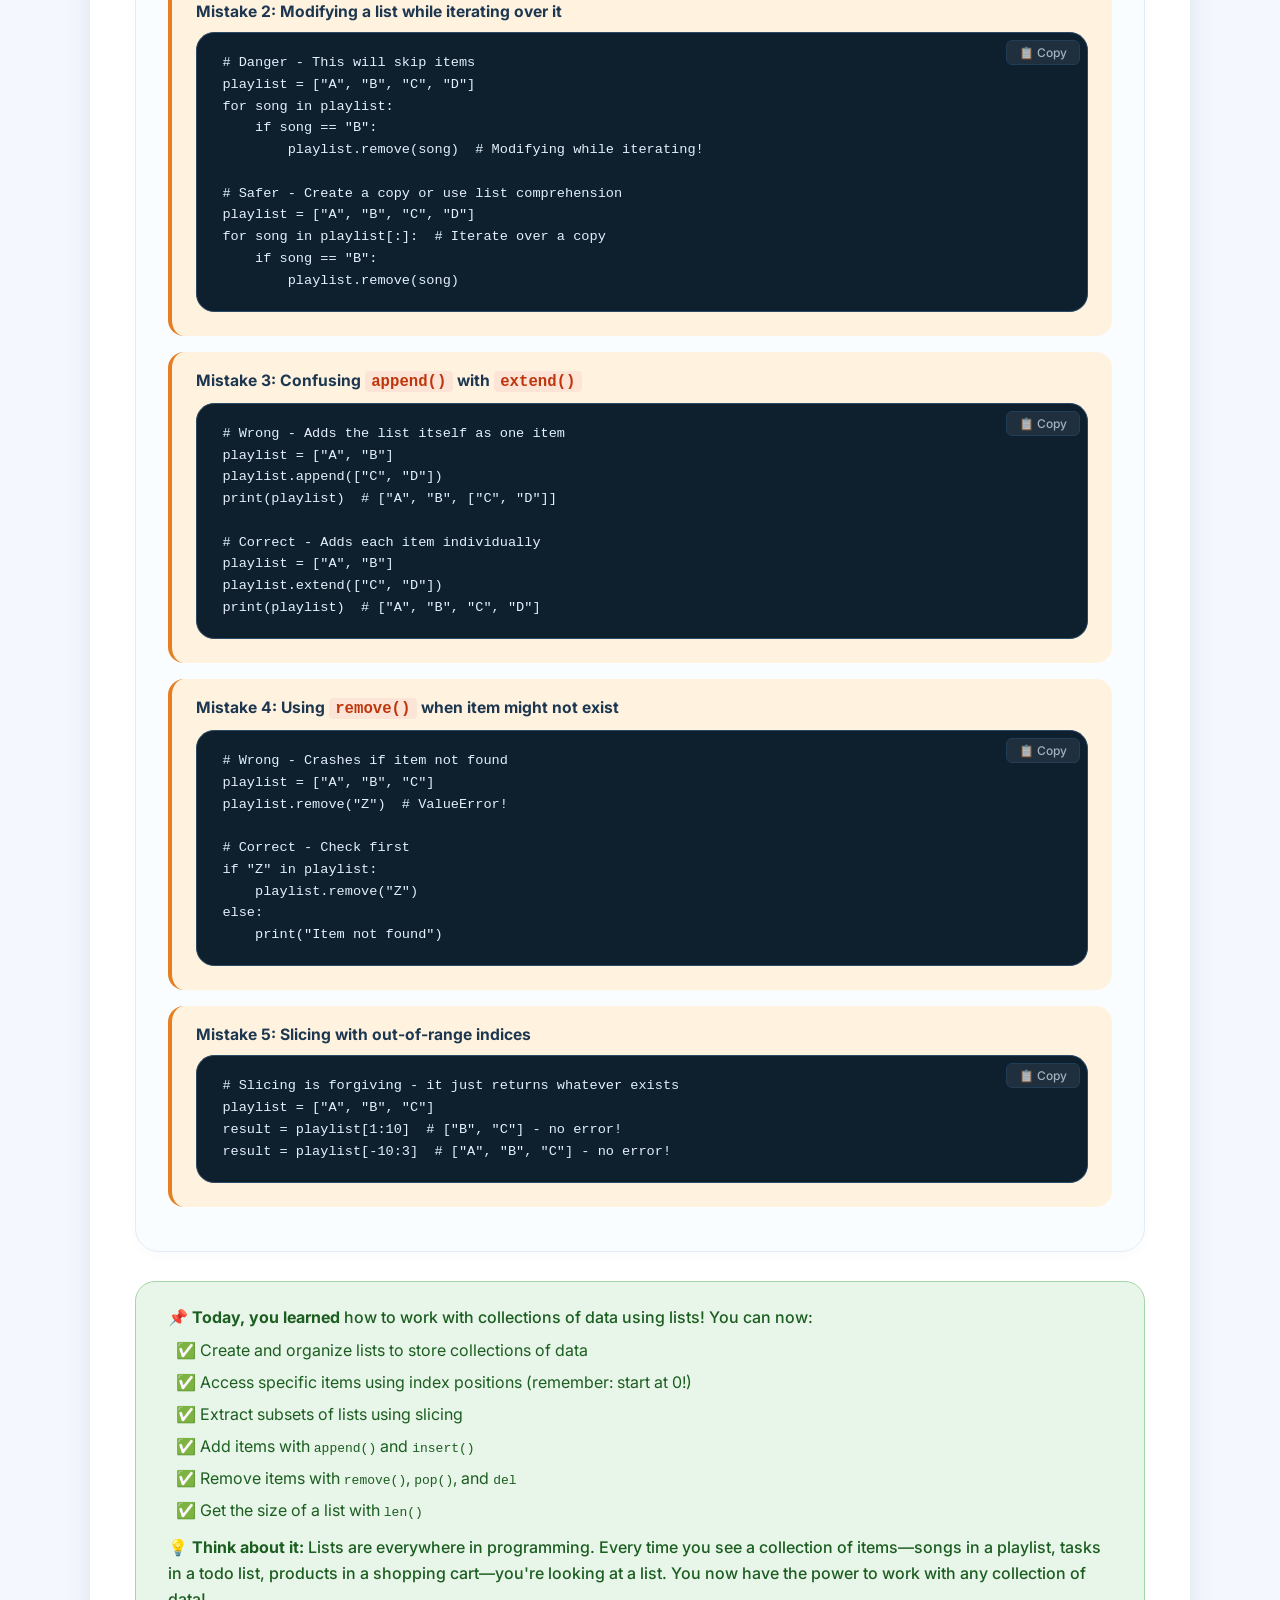
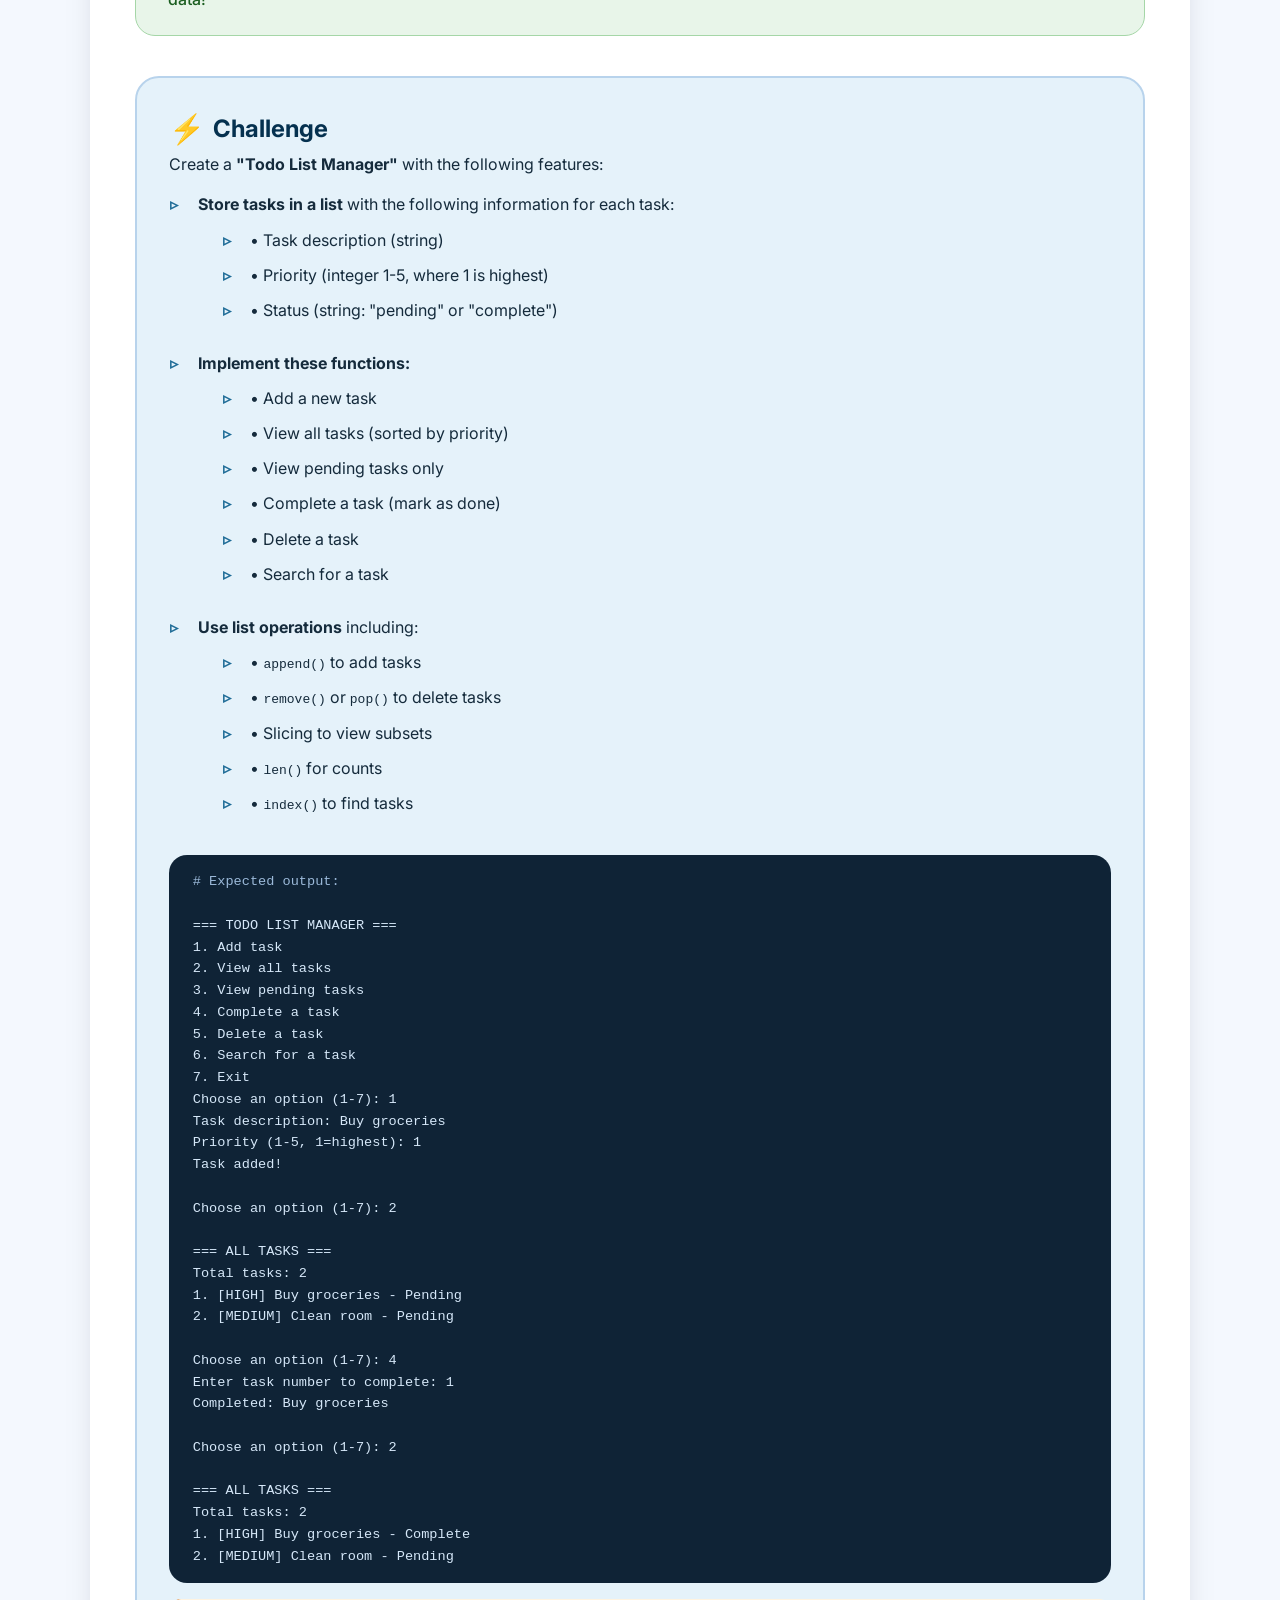
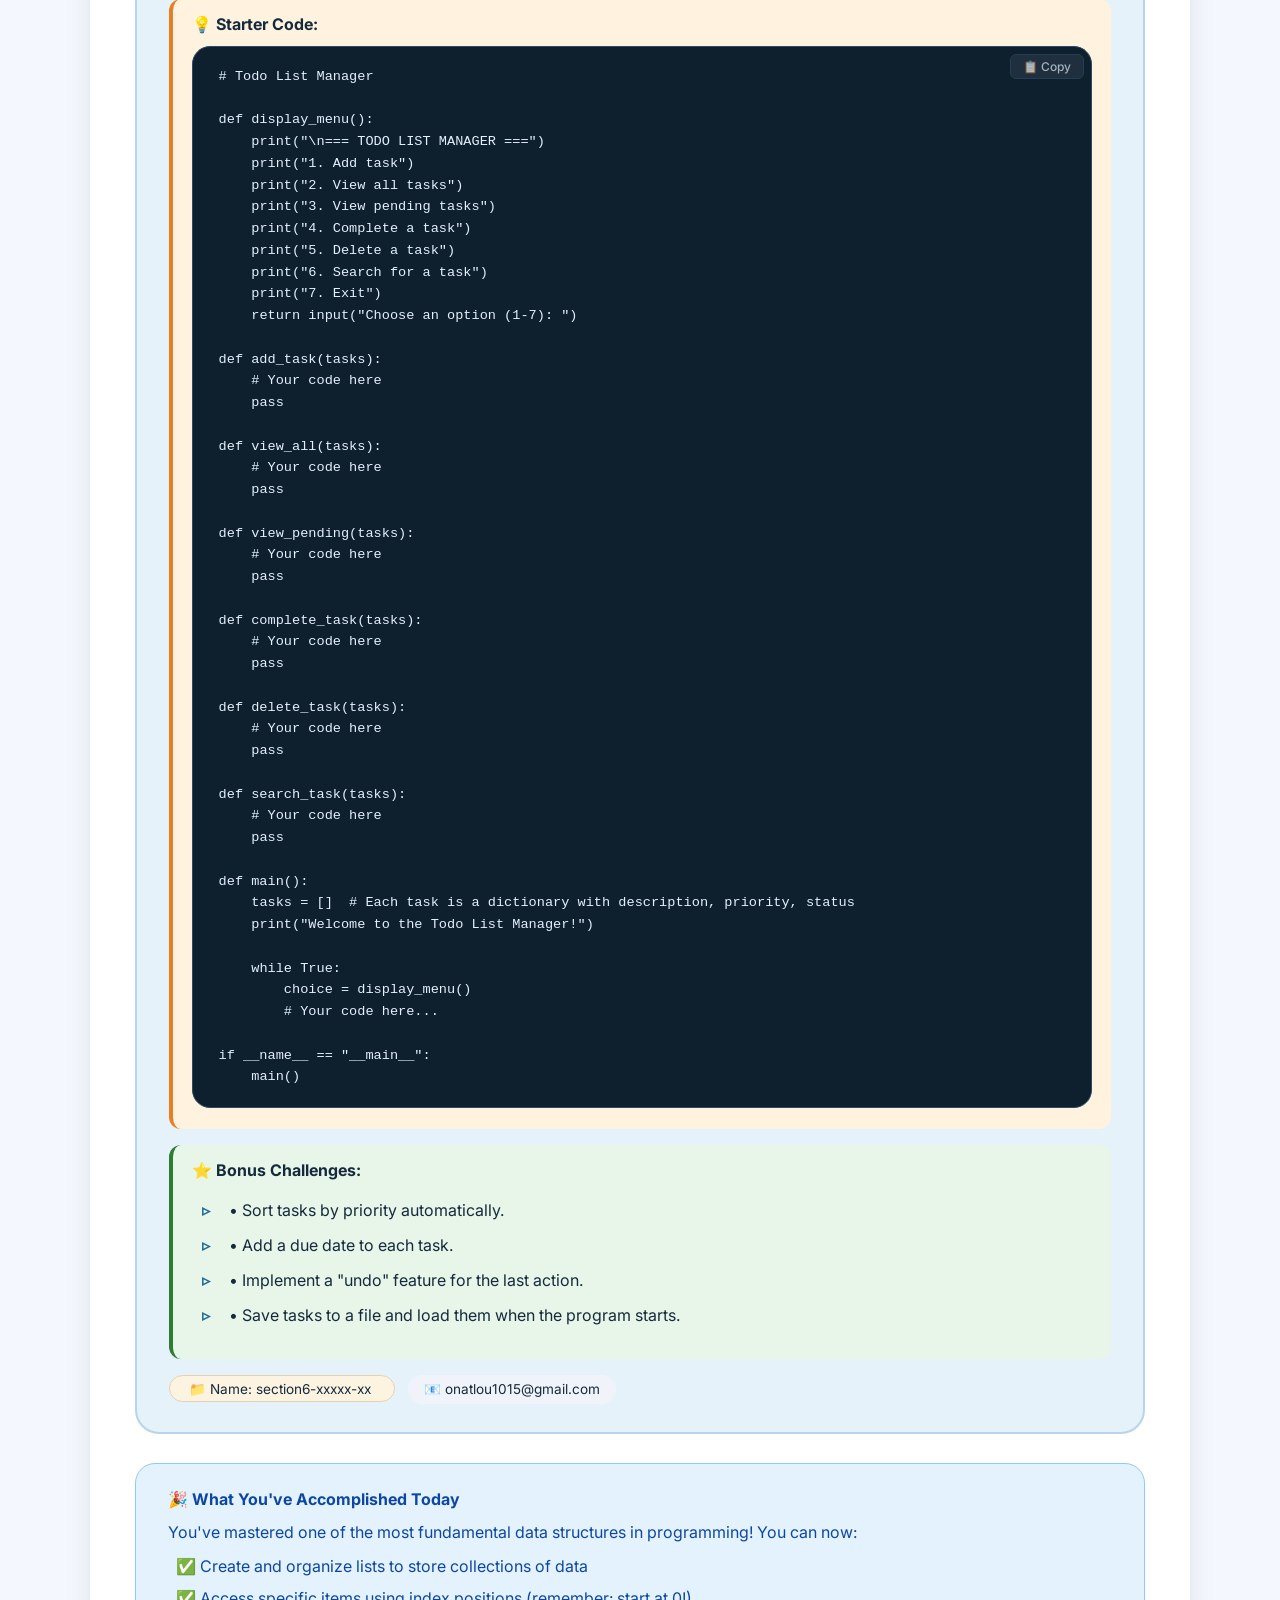
<file: section6-lists.html>
<!DOCTYPE html>
<html lang="en">
<head>
    <meta charset="UTF-8">
    <meta name="viewport" content="width=device-width, initial-scale=1.0">
    <title>Section 6 – Introduction to Lists | Basic Python</title>
    <link rel="preconnect" href="https://fonts.googleapis.com">
    <link rel="preconnect" href="https://fonts.gstatic.com" crossorigin>
    <link href="https://fonts.googleapis.com/css2?family=Inter:opsz,wght@14..32,400;14..32,500;14..32,600;14..32,700&display=swap" rel="stylesheet">
    <link rel="stylesheet" href="css/style.css">
    <style>
        /* ===== COPY BUTTON STYLES ===== */
        .code-wrapper {
            position: relative;
            margin: 0.5rem 0;
        }
        .code-wrapper .code-block {
            margin: 0;
            padding-right: 70px;
        }
        .copy-btn {
            position: absolute;
            top: 8px;
            right: 8px;
            background: rgba(255,255,255,0.1);
            color: #e4f0fb;
            border: 1px solid #2b4a66;
            border-radius: 6px;
            padding: 4px 12px;
            font-size: 0.75rem;
            cursor: pointer;
            transition: all 0.2s ease;
            font-family: 'Inter', sans-serif;
            font-weight: 500;
            opacity: 0.7;
            z-index: 10;
        }
        .copy-btn:hover {
            background: rgba(255,255,255,0.2);
            opacity: 1;
            border-color: #4a7a9a;
        }
        .copy-btn.copied {
            background: #2e7d32;
            border-color: #2e7d32;
            color: white;
            opacity: 1;
        }
        .copy-btn.copied::after {
            content: " ✓";
        }

        .list-visual {
            background: #0e1f2e;
            border-radius: 16px;
            padding: 1rem 1.5rem;
            color: #e4f0fb;
            font-family: 'JetBrains Mono', monospace;
            font-size: 0.9rem;
            margin: 0.5rem 0;
            overflow-x: auto;
            white-space: pre;
        }
        .list-visual .bracket { color: #8ab4d6; }
        .list-visual .item { color: #a6e22e; }
        .list-visual .index { color: #f0c674; }
        .list-visual .negative { color: #f7768e; }
        .list-visual .arrow { color: #8ab4d6; }

        .method-grid {
            display: grid;
            grid-template-columns: repeat(auto-fill, minmax(280px, 1fr));
            gap: 1rem;
            margin: 1rem 0;
        }
        .method-card {
            background: #f8faff;
            border-radius: 16px;
            padding: 1rem 1.2rem;
            border: 1px solid #dce8f5;
        }
        .method-card h4 {
            color: #0e314b;
            margin-bottom: 0.3rem;
            font-size: 1rem;
        }
        .method-card .syntax {
            background: #eaf0f7;
            padding: 0.2rem 0.6rem;
            border-radius: 6px;
            font-family: monospace;
            font-size: 0.85rem;
            color: #1a4c72;
            display: inline-block;
            margin: 0.2rem 0;
        }
        .method-card .example {
            background: #0e1f2e;
            color: #e4f0fb;
            padding: 0.5rem 0.8rem;
            border-radius: 8px;
            font-family: monospace;
            font-size: 0.8rem;
            margin-top: 0.3rem;
            overflow-x: auto;
        }
        .method-card .example .comment {
            color: #8aaec9;
        }

        .index-table {
            width: 100%;
            border-collapse: collapse;
            margin: 0.8rem 0;
            font-size: 0.9rem;
            text-align: center;
        }
        .index-table th,
        .index-table td {
            border: 1px solid #dce8f5;
            padding: 0.4rem 0.6rem;
        }
        .index-table th {
            background: #e8f0fe;
            color: #0e314b;
            font-weight: 600;
        }
        .index-table .highlight {
            background: #fff3e0;
        }
        .index-table .negative-row {
            background: #fce4ec;
        }
        .index-table .positive-row {
            background: #e8f5e9;
        }

        .playlist-demo {
            background: #1a1a2e;
            border-radius: 16px;
            padding: 1rem 1.5rem;
            color: #d6e8f9;
            font-family: 'JetBrains Mono', monospace;
            font-size: 0.85rem;
            margin: 0.5rem 0;
            overflow-x: auto;
            white-space: pre-wrap;
        }
        .playlist-demo .prompt {
            color: #f0c674;
        }
        .playlist-demo .output {
            color: #a6e22e;
        }
        .playlist-demo .highlight {
            color: #f7768e;
        }

        .warning-box {
            background: #fff3e0;
            border-radius: 16px;
            padding: 1rem 1.5rem;
            border-left: 4px solid #e67e22;
            margin: 1rem 0;
        }
        .warning-box code {
            background: #fce4d6;
            padding: 0.1rem 0.4rem;
            border-radius: 4px;
            color: #bf360c;
        }

        .info-box {
            background: #e3f2fd;
            border-radius: 16px;
            padding: 1rem 1.5rem;
            border-left: 4px solid #1565c0;
            margin: 1rem 0;
        }

        .example-box .code-wrapper {
            margin: 0.5rem 0;
        }
    </style>
</head>
<body>
    <div class="container">
        <!-- Top Navigation -->
        <div class="top-nav">
            <div class="breadcrumb">
                <a href="index.html">🏠 Home</a> &gt; <a href="section5-while-loops-random.html">Section 5</a> &gt; Section 6
            </div>
            <span class="section-badge">Section 6 of 10</span>
        </div>

        <!-- Section Header -->
        <div class="section-header">
            <h1>🎵 Section 6 · My Playlist – Introduction to Lists</h1>
            <div class="subtitle">Creating lists. Indexing (starting at 0). Slicing basics ([start:end]). Appending, inserting, and removing items. Finding the length (len()).</div>
        </div>

        <!-- Intro -->
        <div class="intro-block">
            <p><strong>Your Digital Backpack</strong></p>
            <p>Imagine you have a backpack. You can put items in it, take items out, check what's inside, and even organize things in a specific order. A list in Python is exactly like that—a container that can hold multiple items in a specific sequence.</p>
            <p style="margin-top: 0.6rem;">Think of your music playlist. You add songs, remove songs, reorder them, and skip to specific tracks. Lists give you this same power for any type of data.</p>
        </div>

        <!-- Learning Outcomes -->
        <div class="learning-outcomes">
            <span class="label">📘 By the end of this lesson, you will:</span>
            <span class="pill">create and name lists</span>
            <span class="pill">access items with indexing</span>
            <span class="pill">extract portions with slicing</span>
            <span class="pill">add and remove items</span>
            <span class="pill">find length with len()</span>
        </div>

        <!-- Part A: What is a List -->
        <div class="part">
            <h2><span class="part-label">A</span> What is a List?</h2>
            <p>A <strong>list</strong> is a collection of items stored in a specific order. You can put any type of data in a list—strings, numbers, even other lists!</p>

            <p><strong>Creating a list:</strong></p>
            <div class="example-box">
                <div class="code-wrapper">
                    <button class="copy-btn" onclick="copyCode(this)">📋 Copy</button>
                    <div class="code-block"># Empty list
playlist = []

# List of strings
songs = ["Bohemian Rhapsody", "Imagine", "Hotel California"]

# List of numbers
ages = [25, 30, 18, 42]

# Mixed types (allowed but not recommended)
mixed = ["Hello", 42, 3.14, True]

# List of lists (nested lists)
matrix = [[1, 2], [3, 4], [5, 6]]</div>
                </div>
            </div>

            <p><strong>Visual representation:</strong></p>
            <div class="list-visual">songs = <span class="bracket">[</span><span class="item">"Bohemian Rhapsody"</span>, <span class="item">"Imagine"</span>, <span class="item">"Hotel California"</span><span class="bracket">]</span>
<span class="arrow">          ↑                    ↑                      ↑</span>
<span class="index">       Index 0              Index 1              Index 2</span></div>

            <p><strong>Real-world example:</strong></p>
            <div class="example-box">
                <div class="code-wrapper">
                    <button class="copy-btn" onclick="copyCode(this)">📋 Copy</button>
                    <div class="code-block"># Creating your music playlist
my_playlist = ["Shape of You", "Blinding Lights", "Dance Monkey", "Levitating"]
print(my_playlist)

# Output: ['Shape of You', 'Blinding Lights', 'Dance Monkey', 'Levitating']</div>
                </div>
            </div>
        </div>

        <!-- Part B: Indexing -->
        <div class="part">
            <h2><span class="part-label">B</span> Indexing – Finding Items by Position</h2>
            <p>Each item in a list has a position number called an <strong>index</strong>. <span style="color: #c62828; font-weight: 700;">Important: Indexing starts at 0, not 1!</span></p>

            <p><strong>Basic indexing:</strong></p>
            <div class="example-box">
                <div class="code-wrapper">
                    <button class="copy-btn" onclick="copyCode(this)">📋 Copy</button>
                    <div class="code-block">playlist = ["Song A", "Song B", "Song C", "Song D", "Song E"]
# Positive indexing (from the start)
first = playlist[0]    # "Song A"
second = playlist[1]   # "Song B"
third = playlist[2]    # "Song C"
last = playlist[4]     # "Song E"

# Negative indexing (from the end)
last = playlist[-1]      # "Song E"
second_last = playlist[-2]  # "Song D"
first = playlist[-5]     # "Song A"</div>
                </div>
            </div>

            <p><strong>Visual guide to indexing:</strong></p>
            <div class="list-visual"><span class="index">Index:</span>    <span class="index">0</span>        <span class="index">1</span>        <span class="index">2</span>        <span class="index">3</span>        <span class="index">4</span>
<span class="item">List:</span>   <span class="bracket">[</span><span class="item">"A"</span>,   <span class="item">"B"</span>,    <span class="item">"C"</span>,    <span class="item">"D"</span>,    <span class="item">"E"</span><span class="bracket">]</span>
<span class="negative">Negative:</span> <span class="negative">-5</span>      <span class="negative">-4</span>      <span class="negative">-3</span>      <span class="negative">-2</span>      <span class="negative">-1</span></div>

            <p><strong>Common indexing mistakes:</strong></p>
            <div class="warning-box">
                <div class="code-wrapper">
                    <button class="copy-btn" onclick="copyCode(this)">📋 Copy</button>
                    <div class="code-block" style="font-size: 0.85rem;">playlist = ["A", "B", "C"]

# Wrong - Index out of range (list has no index 3)
song = playlist[3]  # IndexError!

# Wrong - Index out of range (list has no index -4)
song = playlist[-4]  # IndexError!

# Correct - Valid indices are 0, 1, 2 and -1, -2, -3
song = playlist[2]   # "C"
song = playlist[-1]  # "C"</div>
                </div>
            </div>

            <p><strong>Practical example:</strong></p>
            <div class="example-box">
                <div class="code-wrapper">
                    <button class="copy-btn" onclick="copyCode(this)">📋 Copy</button>
                    <div class="code-block"># Creating a student roster
students = ["Alice", "Bob", "Charlie", "Diana", "Eve"]

print(f"First student: {students[0]}")
print(f"Last student: {students[-1]}")
print(f"Middle student: {students[2]}")

# Output:
# First student: Alice
# Last student: Eve
# Middle student: Charlie</div>
                </div>
            </div>
        </div>

        <!-- Part C: Slicing -->
        <div class="part">
            <h2><span class="part-label">C</span> Slicing – Getting Subsets of a List</h2>
            <p><strong>Slicing</strong> lets you extract a portion of a list, creating a new list with those items.</p>

            <div class="info-box">
                <p><strong>Syntax:</strong> <code>list[start:end]</code> – starts at <code>start</code>, stops <strong>before</strong> <code>end</code></p>
            </div>

            <div class="example-box">
                <div class="code-wrapper">
                    <button class="copy-btn" onclick="copyCode(this)">📋 Copy</button>
                    <div class="code-block">playlist = ["A", "B", "C", "D", "E", "F", "G"]

# Basic slicing
first_three = playlist[0:3]  # ["A", "B", "C"]
middle = playlist[2:5]        # ["C", "D", "E"]
last_two = playlist[5:7]      # ["F", "G"]

# Omitting start (starts from beginning)
first_three = playlist[:3]    # ["A", "B", "C"]

# Omitting end (goes to end)
last_three = playlist[4:]     # ["E", "F", "G"]

# Negative indices in slicing
last_two = playlist[-2:]      # ["F", "G"]
middle_three = playlist[2:-2] # ["C", "D", "E"]

# Copying an entire list
full_copy = playlist[:]       # ["A", "B", "C", "D", "E", "F", "G"]</div>
                </div>
            </div>

            <p><strong>Visual guide to slicing:</strong></p>
            <div class="list-visual"><span class="item">List:</span>    <span class="bracket">[</span><span class="item">"A"</span>,   <span class="item">"B"</span>,   <span class="item">"C"</span>,   <span class="item">"D"</span>,   <span class="item">"E"</span>,   <span class="item">"F"</span>,   <span class="item">"G"</span><span class="bracket">]</span>
<span class="index">Index:</span>     <span class="index">0</span>       <span class="index">1</span>       <span class="index">2</span>       <span class="index">3</span>       <span class="index">4</span>       <span class="index">5</span>       <span class="index">6</span>
<span class="index">Slices:</span>
[0:3] →   <span class="bracket">[</span><span class="item">A</span>, <span class="item">B</span>, <span class="item">C</span><span class="bracket">]</span>
[2:5] →         <span class="bracket">[</span><span class="item">C</span>, <span class="item">D</span>, <span class="item">E</span><span class="bracket">]</span>
[4:] →                 <span class="bracket">[</span><span class="item">E</span>, <span class="item">F</span>, <span class="item">G</span><span class="bracket">]</span>
[:3] →   <span class="bracket">[</span><span class="item">A</span>, <span class="item">B</span>, <span class="item">C</span><span class="bracket">]</span>
[-3:] →                 <span class="bracket">[</span><span class="item">E</span>, <span class="item">F</span>, <span class="item">G</span><span class="bracket">]</span></div>

            <p><strong>Slicing with step (skip items):</strong></p>
            <div class="example-box">
                <div class="code-wrapper">
                    <button class="copy-btn" onclick="copyCode(this)">📋 Copy</button>
                    <div class="code-block">playlist = ["A", "B", "C", "D", "E", "F", "G"]

# Every other item
every_other = playlist[0:7:2]  # ["A", "C", "E", "G"]

# Reverse the list
reversed_list = playlist[::-1]  # ["G", "F", "E", "D", "C", "B", "A"]

# Every second item from index 1 to 6
step_slice = playlist[1:6:2]   # ["B", "D", "F"]</div>
                </div>
            </div>

            <p><strong>Practical example:</strong></p>
            <div class="example-box">
                <div class="code-wrapper">
                    <button class="copy-btn" onclick="copyCode(this)">📋 Copy</button>
                    <div class="code-block"># Getting top 3 songs from a playlist
songs = ["Song 1", "Song 2", "Song 3", "Song 4", "Song 5"]
top_3 = songs[0:3]
print(f"Top 3 songs: {top_3}")

# Getting the last 2 songs
recent = songs[-2:]
print(f"Recently added: {recent}")

# Getting songs 2 through 4 (index 1 to 3)
middle = songs[1:4]
print(f"Middle songs: {middle}")</div>
                </div>
            </div>
        </div>

        <!-- Part D: Modifying Lists -->
        <div class="part">
            <h2><span class="part-label">D</span> Modifying Lists – Adding and Removing Items</h2>
            <p>Lists are <strong>mutable</strong>, meaning you can change them after creation.</p>

            <h3 style="margin-top: 1.2rem; font-size: 1.1rem; color: #0e314b;">Adding Items:</h3>

            <div class="method-grid">
                <div class="method-card">
                    <h4>append()</h4>
                    <p style="font-size: 0.9rem; color: #4d6f8b;">Adds an item to the end</p>
                    <span class="syntax">list.append(item)</span>
                    <div class="code-wrapper">
                        <button class="copy-btn" onclick="copyCode(this)">📋 Copy</button>
                        <div class="example">playlist = ["A", "B"]
playlist.append("C")
<span class="comment"># ["A", "B", "C"]</span></div>
                    </div>
                </div>
                <div class="method-card">
                    <h4>insert()</h4>
                    <p style="font-size: 0.9rem; color: #4d6f8b;">Adds an item at a specific position</p>
                    <span class="syntax">list.insert(index, item)</span>
                    <div class="code-wrapper">
                        <button class="copy-btn" onclick="copyCode(this)">📋 Copy</button>
                        <div class="example">playlist = ["A", "C"]
playlist.insert(1, "B")
<span class="comment"># ["A", "B", "C"]</span>

playlist.insert(0, "Intro")
<span class="comment"># ["Intro", "A", "B", "C"]</span></div>
                    </div>
                </div>
                <div class="method-card">
                    <h4>extend()</h4>
                    <p style="font-size: 0.9rem; color: #4d6f8b;">Adds multiple items from another list</p>
                    <span class="syntax">list.extend(iterable)</span>
                    <div class="code-wrapper">
                        <button class="copy-btn" onclick="copyCode(this)">📋 Copy</button>
                        <div class="example">playlist = ["A", "B"]
new_songs = ["C", "D"]
playlist.extend(new_songs)
<span class="comment"># ["A", "B", "C", "D"]</span></div>
                    </div>
                </div>
            </div>

            <h3 style="margin-top: 1.5rem; font-size: 1.1rem; color: #0e314b;">Removing Items:</h3>

            <div class="method-grid">
                <div class="method-card">
                    <h4>remove()</h4>
                    <p style="font-size: 0.9rem; color: #4d6f8b;">Removes the first occurrence of a value</p>
                    <span class="syntax">list.remove(value)</span>
                    <div class="code-wrapper">
                        <button class="copy-btn" onclick="copyCode(this)">📋 Copy</button>
                        <div class="example">playlist = ["A", "B", "C", "B"]
playlist.remove("B")
<span class="comment"># ["A", "C", "B"]</span></div>
                    </div>
                </div>
                <div class="method-card">
                    <h4>pop()</h4>
                    <p style="font-size: 0.9rem; color: #4d6f8b;">Removes and returns an item by index</p>
                    <span class="syntax">list.pop(index)</span>
                    <div class="code-wrapper">
                        <button class="copy-btn" onclick="copyCode(this)">📋 Copy</button>
                        <div class="example">playlist = ["A", "B", "C"]
last = playlist.pop()
<span class="comment"># last = "C", playlist = ["A", "B"]</span>

first = playlist.pop(0)
<span class="comment"># first = "A", playlist = ["B"]</span></div>
                    </div>
                </div>
                <div class="method-card">
                    <h4>del</h4>
                    <p style="font-size: 0.9rem; color: #4d6f8b;">Deletes items or the entire list</p>
                    <span class="syntax">del list[index]</span>
                    <div class="code-wrapper">
                        <button class="copy-btn" onclick="copyCode(this)">📋 Copy</button>
                        <div class="example">playlist = ["A", "B", "C", "D"]
del playlist[0]
<span class="comment"># ["B", "C", "D"]</span>

del playlist[1:3]
<span class="comment"># ["B"]</span>

del playlist
<span class="comment"># NameError: list not defined</span></div>
                    </div>
                </div>
                <div class="method-card">
                    <h4>clear()</h4>
                    <p style="font-size: 0.9rem; color: #4d6f8b;">Removes all items (keeps the list)</p>
                    <span class="syntax">list.clear()</span>
                    <div class="code-wrapper">
                        <button class="copy-btn" onclick="copyCode(this)">📋 Copy</button>
                        <div class="example">playlist = ["A", "B", "C"]
playlist.clear()
<span class="comment"># []</span></div>
                    </div>
                </div>
            </div>

            <div class="warning-box">
                <p><strong>⚠️ Important notes:</strong></p>
                <ul>
                    <li><code>remove()</code> raises <code>ValueError</code> if the item doesn't exist.</li>
                    <li><code>pop()</code> with no index removes the last item.</li>
                    <li><code>del</code> can delete slices or the entire list.</li>
                    <li><code>clear()</code> removes all items but keeps the list variable.</li>
                </ul>
            </div>
        </div>

        <!-- Part E: Finding Length -->
        <div class="part">
            <h2><span class="part-label">E</span> Finding the Length – The len() Function</h2>
            <p><code>len()</code> tells you how many items are in a list.</p>

            <div class="example-box">
                <div class="code-wrapper">
                    <button class="copy-btn" onclick="copyCode(this)">📋 Copy</button>
                    <div class="code-block">playlist = ["Song A", "Song B", "Song C", "Song D"]
count = len(playlist)
print(f"Number of songs: {count}")  # Number of songs: 4

# Useful for loops
for i in range(len(playlist)):
    print(f"Track {i+1}: {playlist[i]}")

# Output:
# Track 1: Song A
# Track 2: Song B
# Track 3: Song C
# Track 4: Song D</div>
                </div>
            </div>

            <p><strong>Common <code>len()</code> patterns:</strong></p>
            <div class="example-box">
                <div class="code-wrapper">
                    <button class="copy-btn" onclick="copyCode(this)">📋 Copy</button>
                    <div class="code-block"># Check if list is empty
if len(playlist) == 0:
    print("Your playlist is empty!")

# Get the last item safely
if len(playlist) > 0:
    last = playlist[-1]
    print(f"Last song: {last}")

# Create a range based on list length
for i in range(len(playlist) - 1, -1, -1):  # Reverse order
    print(playlist[i])</div>
                </div>
            </div>
        </div>

        <!-- Part F: Other Useful Operations -->
        <div class="part">
            <h2><span class="part-label">F</span> Other Useful List Operations</h2>

            <p><strong>Checking if an item exists:</strong></p>
            <div class="example-box">
                <div class="code-wrapper">
                    <button class="copy-btn" onclick="copyCode(this)">📋 Copy</button>
                    <div class="code-block">playlist = ["Song A", "Song B", "Song C"]

if "Song B" in playlist:
    print("Song B is in the playlist!")
if "Song Z" not in playlist:
    print("Song Z is not in the playlist!")</div>
                </div>
            </div>

            <p><strong>Finding the index of an item:</strong></p>
            <div class="example-box">
                <div class="code-wrapper">
                    <button class="copy-btn" onclick="copyCode(this)">📋 Copy</button>
                    <div class="code-block"># Finding the index of an item
index = playlist.index("Song B")
print(f"Song B is at position {index}")  # 1</div>
                </div>
            </div>

            <p><strong>Counting occurrences:</strong></p>
            <div class="example-box">
                <div class="code-wrapper">
                    <button class="copy-btn" onclick="copyCode(this)">📋 Copy</button>
                    <div class="code-block">playlist = ["Song A", "Song B", "Song A", "Song C", "Song A"]
count_a = playlist.count("Song A")
print(f"Song A appears {count_a} times")  # 3</div>
                </div>
            </div>

            <p><strong>Sorting and reversing:</strong></p>
            <div class="example-box">
                <div class="code-wrapper">
                    <button class="copy-btn" onclick="copyCode(this)">📋 Copy</button>
                    <div class="code-block">numbers = [3, 1, 4, 1, 5, 9, 2]

# Sort in place (modifies the list)
numbers.sort()
print(numbers)  # [1, 1, 2, 3, 4, 5, 9]

# Sort in reverse
numbers.sort(reverse=True)
print(numbers)  # [9, 5, 4, 3, 2, 1, 1]

# Reverse the list (reverses order)
numbers.reverse()
print(numbers)  # [1, 1, 2, 3, 4, 5, 9]

# Get a sorted copy without modifying original
original = [3, 1, 4]
sorted_copy = sorted(original)
print(sorted_copy)  # [1, 3, 4]
print(original)     # [3, 1, 4] (unchanged)</div>
                </div>
            </div>
        </div>

        <!-- Part G: Playlist Manager -->
        <div class="part">
            <h2><span class="part-label">G</span> Practical Application – Building a Music Playlist System</h2>
            <p>Let's build a complete playlist manager:</p>

            <div class="code-wrapper">
                <button class="copy-btn" onclick="copyCode(this)">📋 Copy</button>
                <div class="code-block" style="font-size: 0.8rem; max-height: 500px; overflow-y: auto;"># Music Playlist Manager
import time

def display_menu():
    print("\n=== MUSIC PLAYLIST MANAGER ===")
    print("1. View playlist")
    print("2. Add a song")
    print("3. Remove a song")
    print("4. Insert a song at position")
    print("5. Move a song")
    print("6. Get song info")
    print("7. Clear playlist")
    print("8. Exit")
    return input("Choose an option (1-8): ")

def view_playlist(playlist):
    if len(playlist) == 0:
        print("Playlist is empty!")
        return
    
    print(f"\nPlaylist ({len(playlist)} songs):")
    print("-" * 40)
    for i, song in enumerate(playlist, 1):
        print(f"{i}. {song}")

def add_song(playlist):
    song = input("Enter song name: ")
    playlist.append(song)
    print(f"Added: {song}")
    print(f"Playlist now has {len(playlist)} songs.")

def remove_song(playlist):
    view_playlist(playlist)
    if len(playlist) == 0:
        return
    
    try:
        choice = int(input("Enter song number to remove: ")) - 1
        if 0 <= choice < len(playlist):
            removed = playlist.pop(choice)
            print(f"Removed: {removed}")
        else:
            print("Invalid song number!")
    except ValueError:
        print("Please enter a valid number!")

def insert_song(playlist):
    view_playlist(playlist)
    if len(playlist) == 0:
        print("Playlist is empty. Adding as first song.")
        add_song(playlist)
        return
    
    try:
        song = input("Enter song name to insert: ")
        position = int(input(f"Enter position (1-{len(playlist)}): ")) - 1
        if 0 <= position <= len(playlist):
            playlist.insert(position, song)
            print(f"Inserted: {song} at position {position + 1}")
        else:
            print("Invalid position!")
    except ValueError:
        print("Please enter a valid number!")

def move_song(playlist):
    view_playlist(playlist)
    if len(playlist) < 2:
        print("Need at least 2 songs to move!")
        return
    
    try:
        current = int(input("Enter current position: ")) - 1
        new = int(input(f"Enter new position (1-{len(playlist)}): ")) - 1
        
        if 0 <= current < len(playlist) and 0 <= new < len(playlist):
            song = playlist.pop(current)
            playlist.insert(new, song)
            print(f"Moved '{song}' to position {new + 1}")
        else:
            print("Invalid positions!")
    except ValueError:
        print("Please enter valid numbers!")

def get_song_info(playlist):
    if len(playlist) == 0:
        print("Playlist is empty!")
        return
    
    song_name = input("Enter song name to search: ")
    try:
        index = playlist.index(song_name)
        print(f"'{song_name}' found at position {index + 1}")
        print(f"Occurrences: {playlist.count(song_name)}")
    except ValueError:
        print(f"'{song_name}' not found in playlist.")

def clear_playlist(playlist):
    confirm = input("Are you sure you want to clear the playlist? (yes/no): ")
    if confirm.lower() == "yes":
        playlist.clear()
        print("Playlist cleared!")
    else:
        print("Operation cancelled.")

# Main program
def main():
    playlist = []
    print("Welcome to the Music Playlist Manager!")
    print("Create and manage your custom playlist.\n")
    
    while True:
        choice = display_menu()
        
        if choice == "1":
            view_playlist(playlist)
        elif choice == "2":
            add_song(playlist)
        elif choice == "3":
            remove_song(playlist)
        elif choice == "4":
            insert_song(playlist)
        elif choice == "5":
            move_song(playlist)
        elif choice == "6":
            get_song_info(playlist)
        elif choice == "7":
            clear_playlist(playlist)
        elif choice == "8":
            print("\nSaving playlist...")
            time.sleep(1)
            print(f"Final playlist ({len(playlist)} songs):")
            view_playlist(playlist)
            print("\nThanks for using the Music Playlist Manager!")
            print("Happy listening!")
            break
        else:
            print("Invalid option! Please choose 1-8.")
        
        time.sleep(1)

if __name__ == "__main__":
    main()</div>
            </div>

            <div class="playlist-demo"><span class="prompt">Welcome to the Music Playlist Manager!</span>
<span class="prompt">Create and manage your custom playlist.</span>

<span class="prompt">=== MUSIC PLAYLIST MANAGER ===</span>
<span class="prompt">1. View playlist</span>
<span class="prompt">2. Add a song</span>
<span class="prompt">3. Remove a song</span>
<span class="prompt">4. Insert a song at position</span>
<span class="prompt">5. Move a song</span>
<span class="prompt">6. Get song info</span>
<span class="prompt">7. Clear playlist</span>
<span class="prompt">8. Exit</span>
<span class="prompt">Choose an option (1-8): 2</span>
<span class="output">Enter song name: Bohemian Rhapsody</span>
<span class="output">Added: Bohemian Rhapsody</span>
<span class="output">Playlist now has 1 songs.</span>

<span class="prompt">Choose an option (1-8): 2</span>
<span class="output">Enter song name: Imagine</span>
<span class="output">Added: Imagine</span>
<span class="output">Playlist now has 2 songs.</span>

<span class="prompt">Choose an option (1-8): 1</span>
<span class="output">Playlist (2 songs):</span>
<span class="output">----------------------------------------</span>
<span class="output">1. Bohemian Rhapsody</span>
<span class="output">2. Imagine</span>

<span class="prompt">Choose an option (1-8): 4</span>
<span class="output">Enter song name to insert: Stairway to Heaven</span>
<span class="output">Enter position (1-2): 2</span>
<span class="output">Inserted: Stairway to Heaven at position 2</span>

<span class="prompt">Choose an option (1-8): 1</span>
<span class="output">Playlist (3 songs):</span>
<span class="output">----------------------------------------</span>
<span class="output">1. Bohemian Rhapsody</span>
<span class="output">2. Stairway to Heaven</span>
<span class="output">3. Imagine</span>

<span class="prompt">Choose an option (1-8): 8</span>
<span class="output">Saving playlist...</span>
<span class="output">Final playlist (3 songs):</span>
<span class="output">Playlist (3 songs):</span>
<span class="output">----------------------------------------</span>
<span class="output">1. Bohemian Rhapsody</span>
<span class="output">2. Stairway to Heaven</span>
<span class="output">3. Imagine</span>
<span class="output">Thanks for using the Music Playlist Manager!</span>
<span class="output">Happy listening!</span></div>
        </div>

        <!-- Golden Rules Summary -->
        <div class="part">
            <h2>📌 Golden Rules Summary</h2>
            <div class="golden-rules">
                <h4>The 5 Golden Rules of Lists:</h4>
                <ul>
                    <li><strong>Indexing starts at 0.</strong> The first item is at <code>list[0]</code>, not <code>list[1]</code>. The last item is at <code>list[-1]</code> or <code>list[len(list) - 1]</code>.</li>
                    <li><strong>Slicing stops before the end index.</strong> <code>list[0:3]</code> gives items at indices 0, 1, 2 (not 3). Omitting start or end gives the default boundaries.</li>
                    <li><strong>Lists are mutable.</strong> You can change, add, and remove items after creation. Operations like <code>append()</code>, <code>insert()</code>, and <code>pop()</code> modify the original list.</li>
                    <li><strong><code>len()</code> is your friend.</strong> Always use <code>len(list)</code> to find the number of items. Use it for safe indexing and loop control.</li>
                    <li><strong>Be careful with indices.</strong> Accessing an index that doesn't exist raises an <code>IndexError</code>. Always check that your index is within <code>0</code> to <code>len(list) - 1</code>.</li>
                </ul>
            </div>
        </div>

        <!-- Common Mistakes -->
        <div class="part">
            <h2>⚠️ Common Mistakes &amp; How to Avoid Them</h2>

            <div class="warning-box">
                <p><strong>Mistake 1: Off-by-one errors with indexing</strong></p>
                <div class="code-wrapper">
                    <button class="copy-btn" onclick="copyCode(this)">📋 Copy</button>
                    <div class="code-block" style="margin-top: 0.3rem; font-size: 0.85rem;"># Wrong - Expecting last item at index len(list)
playlist = ["A", "B", "C"]
last = playlist[3]  # IndexError!

# Correct - Last item is at len(list) - 1
last = playlist[2]   # "C"
last = playlist[-1]  # "C"</div>
                </div>
            </div>

            <div class="warning-box">
                <p><strong>Mistake 2: Modifying a list while iterating over it</strong></p>
                <div class="code-wrapper">
                    <button class="copy-btn" onclick="copyCode(this)">📋 Copy</button>
                    <div class="code-block" style="margin-top: 0.3rem; font-size: 0.85rem;"># Danger - This will skip items
playlist = ["A", "B", "C", "D"]
for song in playlist:
    if song == "B":
        playlist.remove(song)  # Modifying while iterating!

# Safer - Create a copy or use list comprehension
playlist = ["A", "B", "C", "D"]
for song in playlist[:]:  # Iterate over a copy
    if song == "B":
        playlist.remove(song)</div>
                </div>
            </div>

            <div class="warning-box">
                <p><strong>Mistake 3: Confusing <code>append()</code> with <code>extend()</code></strong></p>
                <div class="code-wrapper">
                    <button class="copy-btn" onclick="copyCode(this)">📋 Copy</button>
                    <div class="code-block" style="margin-top: 0.3rem; font-size: 0.85rem;"># Wrong - Adds the list itself as one item
playlist = ["A", "B"]
playlist.append(["C", "D"])
print(playlist)  # ["A", "B", ["C", "D"]]

# Correct - Adds each item individually
playlist = ["A", "B"]
playlist.extend(["C", "D"])
print(playlist)  # ["A", "B", "C", "D"]</div>
                </div>
            </div>

            <div class="warning-box">
                <p><strong>Mistake 4: Using <code>remove()</code> when item might not exist</strong></p>
                <div class="code-wrapper">
                    <button class="copy-btn" onclick="copyCode(this)">📋 Copy</button>
                    <div class="code-block" style="margin-top: 0.3rem; font-size: 0.85rem;"># Wrong - Crashes if item not found
playlist = ["A", "B", "C"]
playlist.remove("Z")  # ValueError!

# Correct - Check first
if "Z" in playlist:
    playlist.remove("Z")
else:
    print("Item not found")</div>
                </div>
            </div>

            <div class="warning-box">
                <p><strong>Mistake 5: Slicing with out-of-range indices</strong></p>
                <div class="code-wrapper">
                    <button class="copy-btn" onclick="copyCode(this)">📋 Copy</button>
                    <div class="code-block" style="margin-top: 0.3rem; font-size: 0.85rem;"># Slicing is forgiving - it just returns whatever exists
playlist = ["A", "B", "C"]
result = playlist[1:10]  # ["B", "C"] - no error!
result = playlist[-10:3]  # ["A", "B", "C"] - no error!</div>
                </div>
            </div>
        </div>

        <!-- Recap -->
        <div style="background: #e8f5e9; border-radius: 20px; padding: 1.4rem 2rem; margin: 1.2rem 0; border: 1px solid #a5d6a7;">
            <p style="font-weight: 500; color: #1b5e20;">📌 <strong>Today, you learned</strong> how to work with collections of data using lists! You can now:</p>
            <ul style="list-style: none; padding-left: 0.5rem; margin-top: 0.3rem;">
                <li style="padding: 0.2rem 0; color: #1b5e20;">✅ Create and organize lists to store collections of data</li>
                <li style="padding: 0.2rem 0; color: #1b5e20;">✅ Access specific items using index positions (remember: start at 0!)</li>
                <li style="padding: 0.2rem 0; color: #1b5e20;">✅ Extract subsets of lists using slicing</li>
                <li style="padding: 0.2rem 0; color: #1b5e20;">✅ Add items with <code>append()</code> and <code>insert()</code></li>
                <li style="padding: 0.2rem 0; color: #1b5e20;">✅ Remove items with <code>remove()</code>, <code>pop()</code>, and <code>del</code></li>
                <li style="padding: 0.2rem 0; color: #1b5e20;">✅ Get the size of a list with <code>len()</code></li>
            </ul>
            <p style="font-weight: 500; color: #1b5e20; margin-top: 0.5rem;">💡 <strong>Think about it:</strong> Lists are everywhere in programming. Every time you see a collection of items—songs in a playlist, tasks in a todo list, products in a shopping cart—you're looking at a list. You now have the power to work with any collection of data!</p>
        </div>

        <!-- Challenge -->
        <div class="challenge-box">
            <h3>Challenge</h3>
            <p>Create a <strong>"Todo List Manager"</strong> with the following features:</p>
            <ul>
                <li><strong>Store tasks in a list</strong> with the following information for each task:
                    <ul style="margin-top: 0.3rem; list-style: none; padding-left: 1.5rem;">
                        <li>• Task description (string)</li>
                        <li>• Priority (integer 1-5, where 1 is highest)</li>
                        <li>• Status (string: "pending" or "complete")</li>
                    </ul>
                </li>
                <li><strong>Implement these functions:</strong>
                    <ul style="margin-top: 0.3rem; list-style: none; padding-left: 1.5rem;">
                        <li>• Add a new task</li>
                        <li>• View all tasks (sorted by priority)</li>
                        <li>• View pending tasks only</li>
                        <li>• Complete a task (mark as done)</li>
                        <li>• Delete a task</li>
                        <li>• Search for a task</li>
                    </ul>
                </li>
                <li><strong>Use list operations</strong> including:
                    <ul style="margin-top: 0.3rem; list-style: none; padding-left: 1.5rem;">
                        <li>• <code>append()</code> to add tasks</li>
                        <li>• <code>remove()</code> or <code>pop()</code> to delete tasks</li>
                        <li>• Slicing to view subsets</li>
                        <li>• <code>len()</code> for counts</li>
                        <li>• <code>index()</code> to find tasks</li>
                    </ul>
                </li>
            </ul>

            <div style="background: #0f2336; border-radius: 18px; padding: 1rem 1.5rem; margin-top: 1rem; color: #d6e8f9; font-family: monospace; font-size: 0.85rem; overflow-x: auto;">
                <span style="color: #9bb9d9;"># Expected output:</span><br><br>
                === TODO LIST MANAGER ===<br>
                1. Add task<br>
                2. View all tasks<br>
                3. View pending tasks<br>
                4. Complete a task<br>
                5. Delete a task<br>
                6. Search for a task<br>
                7. Exit<br>
                Choose an option (1-7): 1<br>
                Task description: Buy groceries<br>
                Priority (1-5, 1=highest): 1<br>
                Task added!<br><br>
                Choose an option (1-7): 2<br><br>
                === ALL TASKS ===<br>
                Total tasks: 2<br>
                1. [HIGH] Buy groceries - Pending<br>
                2. [MEDIUM] Clean room - Pending<br><br>
                Choose an option (1-7): 4<br>
                Enter task number to complete: 1<br>
                Completed: Buy groceries<br><br>
                Choose an option (1-7): 2<br><br>
                === ALL TASKS ===<br>
                Total tasks: 2<br>
                1. [HIGH] Buy groceries - Complete<br>
                2. [MEDIUM] Clean room - Pending
            </div>

            <div style="margin-top: 1rem; background: #fff3e0; border-radius: 12px; padding: 0.8rem 1.2rem; border-left: 4px solid #e67e22;">
                <p><strong>💡 Starter Code:</strong></p>
                <div class="code-wrapper">
                    <button class="copy-btn" onclick="copyCode(this)">📋 Copy</button>
                    <div class="code-block" style="margin-top: 0.3rem; font-size: 0.85rem;"># Todo List Manager

def display_menu():
    print("\n=== TODO LIST MANAGER ===")
    print("1. Add task")
    print("2. View all tasks")
    print("3. View pending tasks")
    print("4. Complete a task")
    print("5. Delete a task")
    print("6. Search for a task")
    print("7. Exit")
    return input("Choose an option (1-7): ")

def add_task(tasks):
    # Your code here
    pass

def view_all(tasks):
    # Your code here
    pass

def view_pending(tasks):
    # Your code here
    pass

def complete_task(tasks):
    # Your code here
    pass

def delete_task(tasks):
    # Your code here
    pass

def search_task(tasks):
    # Your code here
    pass

def main():
    tasks = []  # Each task is a dictionary with description, priority, status
    print("Welcome to the Todo List Manager!")
    
    while True:
        choice = display_menu()
        # Your code here...

if __name__ == "__main__":
    main()</div>
                </div>
            </div>

            <div style="margin-top: 1rem; background: #e8f5e9; border-radius: 12px; padding: 0.8rem 1.2rem; border-left: 4px solid #2e7d32;">
                <p><strong>⭐ Bonus Challenges:</strong></p>
                <ul style="list-style: none; padding-left: 0.5rem;">
                    <li>• Sort tasks by priority automatically.</li>
                    <li>• Add a due date to each task.</li>
                    <li>• Implement a "undo" feature for the last action.</li>
                    <li>• Save tasks to a file and load them when the program starts.</li>
                </ul>
            </div>

            <div style="margin-top: 1rem;">
                <span style="background: #fcf3e0; padding: 0.3rem 1.2rem; border-radius: 40px; font-size: 0.85rem; border: 1px solid #e4d1b5;">
                    📁 Name: section6-xxxxx-xx
                </span>
                <span style="display: inline-block; margin-left: 0.8rem; background: #f0f4fa; padding: 0.2rem 1rem; border-radius: 30px; font-size: 0.85rem;">
                    📧 onatlou1015@gmail.com
                </span>
            </div>
        </div>

        <!-- What You've Accomplished -->
        <div style="background: #e3f2fd; border-radius: 20px; padding: 1.4rem 2rem; margin: 1.5rem 0; border: 1px solid #90caf9;">
            <h4 style="color: #0d47a1; margin-bottom: 0.5rem;">🎉 What You've Accomplished Today</h4>
            <p style="color: #0d47a1;">You've mastered one of the most fundamental data structures in programming! You can now:</p>
            <ul style="list-style: none; padding-left: 0.5rem; margin-top: 0.3rem;">
                <li style="padding: 0.2rem 0; color: #0d47a1;">✅ Create and organize lists to store collections of data</li>
                <li style="padding: 0.2rem 0; color: #0d47a1;">✅ Access specific items using index positions (remember: start at 0!)</li>
                <li style="padding: 0.2rem 0; color: #0d47a1;">✅ Extract subsets of lists using slicing</li>
                <li style="padding: 0.2rem 0; color: #0d47a1;">✅ Add items with <code>append()</code> and <code>insert()</code></li>
                <li style="padding: 0.2rem 0; color: #0d47a1;">✅ Remove items with <code>remove()</code>, <code>pop()</code>, and <code>del</code></li>
                <li style="padding: 0.2rem 0; color: #0d47a1;">✅ Build practical applications like the Music Playlist Manager</li>
            </ul>
            <p style="color: #0d47a1; margin-top: 0.5rem;">💡 <strong>Think about it:</strong> Lists are everywhere in programming. Every time you see a collection of items—songs in a playlist, tasks in a todo list, products in a shopping cart—you're looking at a list. You now have the power to work with any collection of data!</p>
        </div>

        <!-- Navigation -->
        <div class="nav-links">
            <a href="section5-while-loops-random.html" class="back">← Back: While Loops &amp; Randomness</a>
            <a href="index.html" class="toc-link">📑 Table of Contents</a>
            <a href="section7-string-methods.html" class="next">Next: String Methods &amp; Slicing →</a>
        </div>

        <!-- Footer -->
        <div class="section-footer">
            <span>🐍 Section 6 · Introduction to Lists</span>
            <span>lists · indexing · slicing · append · pop · len()</span>
        </div>
    </div>

    <!-- Copy Button JavaScript -->
    <script>
        function copyCode(button) {
            const wrapper = button.parentElement;
            const codeBlock = wrapper.querySelector('.code-block');
            
            if (!codeBlock) {
                const text = wrapper.textContent.replace('📋 Copy', '').trim();
                copyToClipboard(text, button);
                return;
            }
            
            const text = codeBlock.textContent;
            copyToClipboard(text, button);
        }

        function copyToClipboard(text, button) {
            if (navigator.clipboard && navigator.clipboard.writeText) {
                navigator.clipboard.writeText(text).then(() => {
                    showCopiedFeedback(button);
                }).catch(() => {
                    fallbackCopy(text, button);
                });
            } else {
                fallbackCopy(text, button);
            }
        }

        function fallbackCopy(text, button) {
            const textarea = document.createElement('textarea');
            textarea.value = text;
            textarea.style.position = 'fixed';
            textarea.style.opacity = '0';
            textarea.style.left = '-9999px';
            document.body.appendChild(textarea);
            textarea.select();
            
            try {
                document.execCommand('copy');
                showCopiedFeedback(button);
            } catch (err) {
                button.textContent = '❌ Error!';
                button.style.background = '#c62828';
                button.style.color = 'white';
                setTimeout(() => {
                    button.textContent = '📋 Copy';
                    button.style.background = '';
                    button.style.color = '';
                    button.classList.remove('copied');
                }, 2000);
            }
            
            document.body.removeChild(textarea);
        }

        function showCopiedFeedback(button) {
            button.textContent = '✅ Copied!';
            button.classList.add('copied');
            setTimeout(() => {
                button.textContent = '📋 Copy';
                button.classList.remove('copied');
            }, 2000);
        }
    </script>
</body>
</html>
</file>
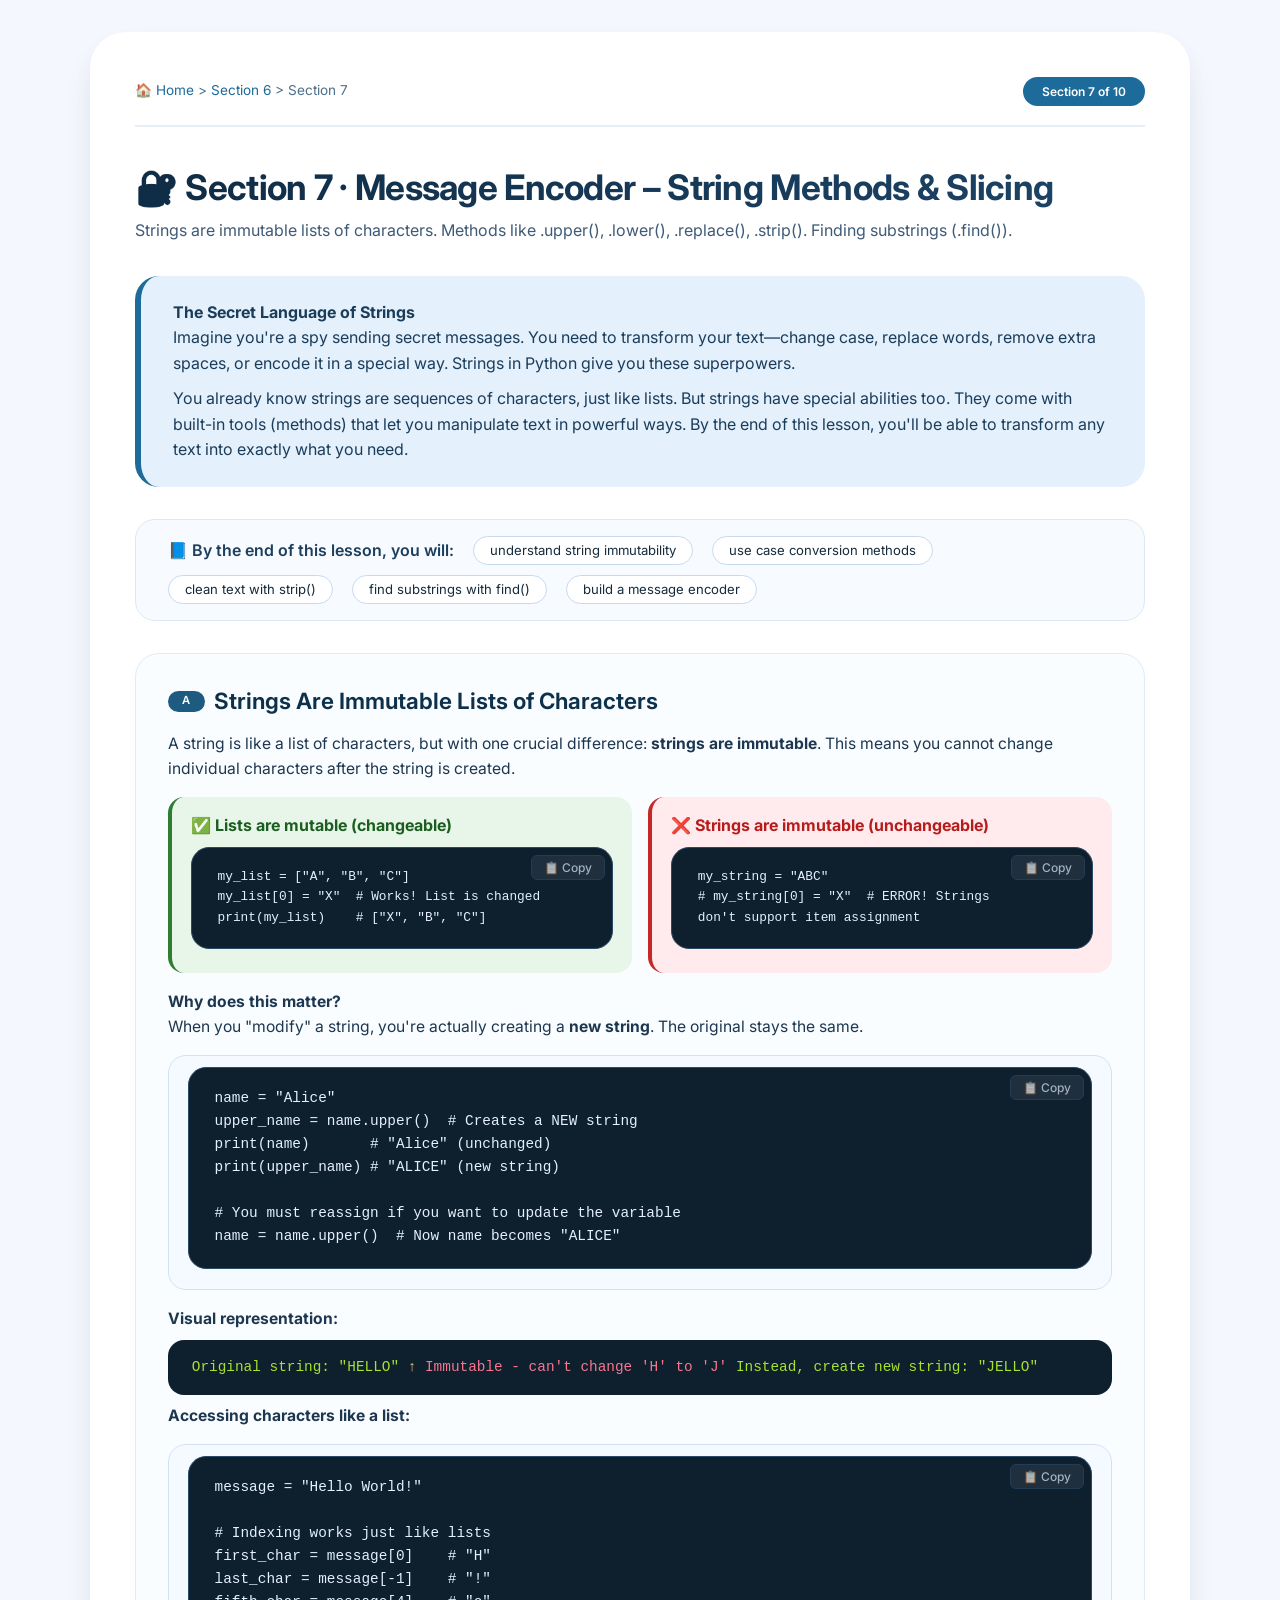
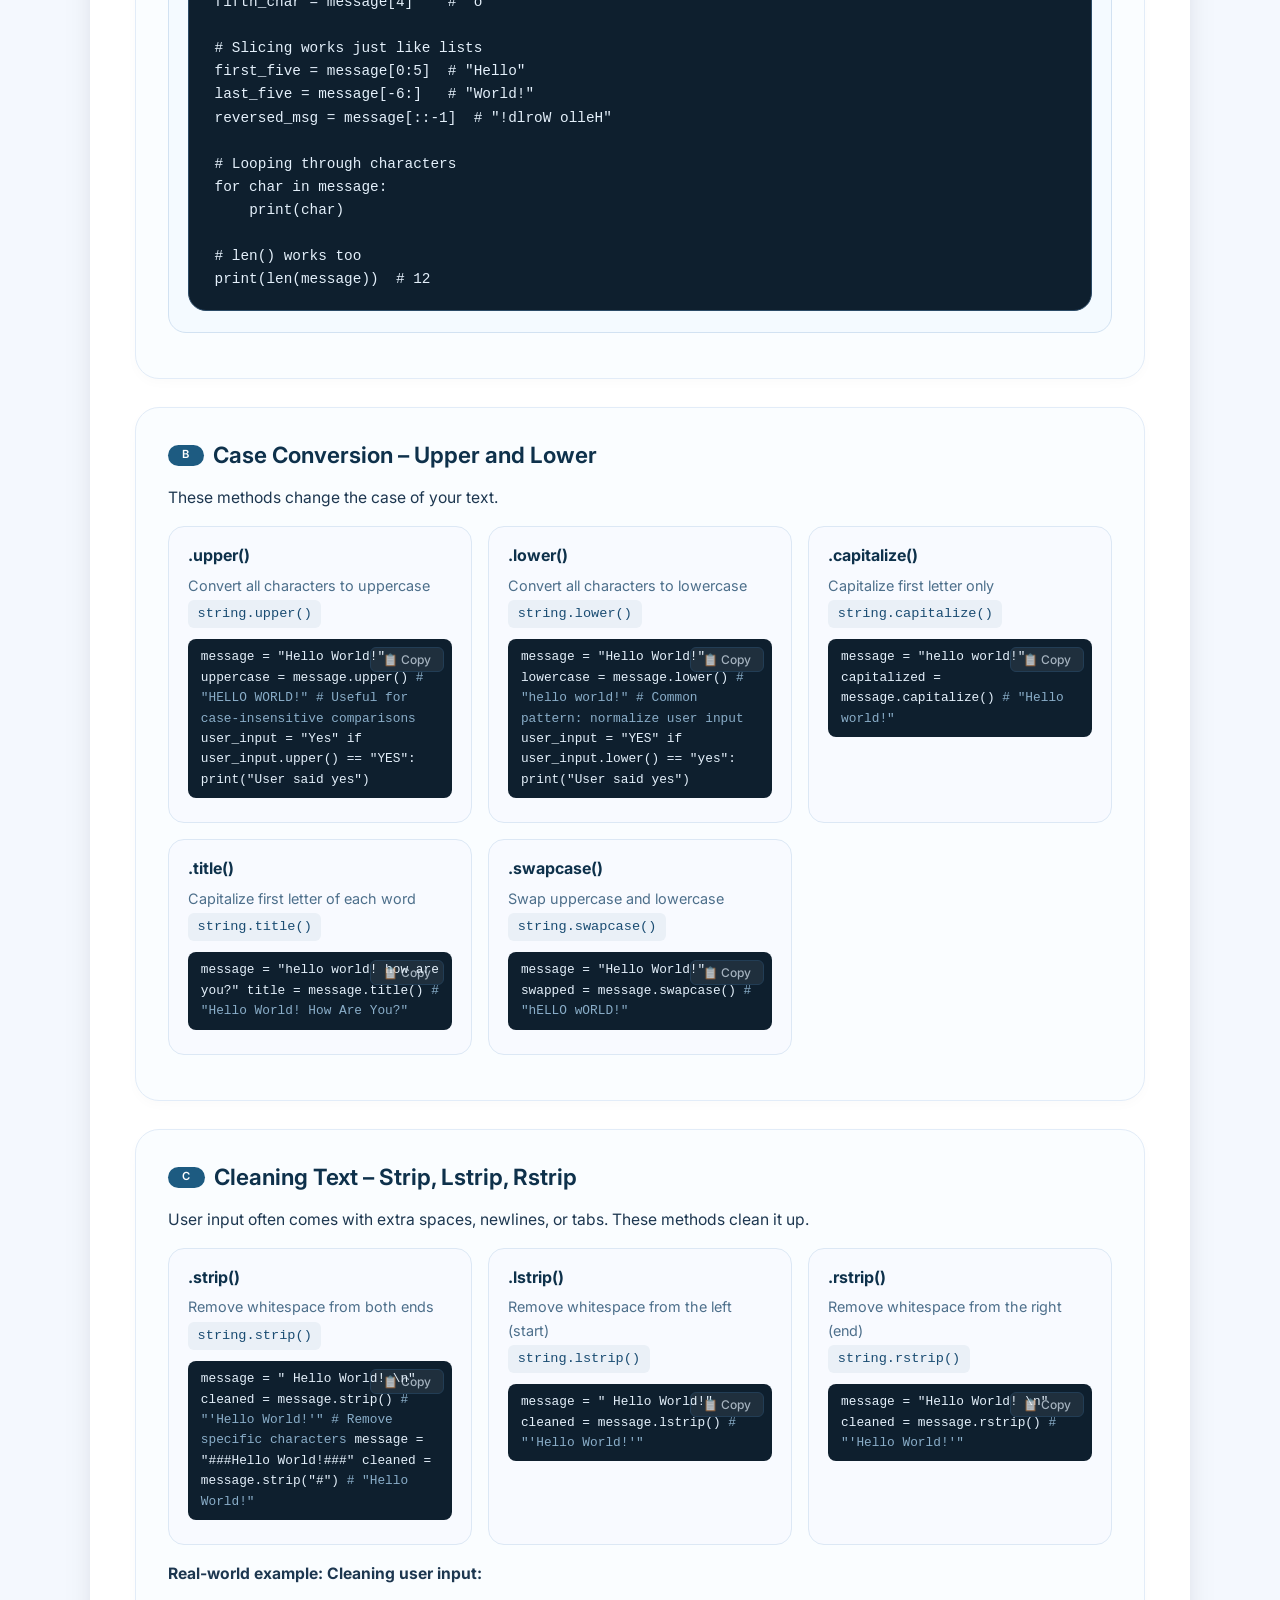
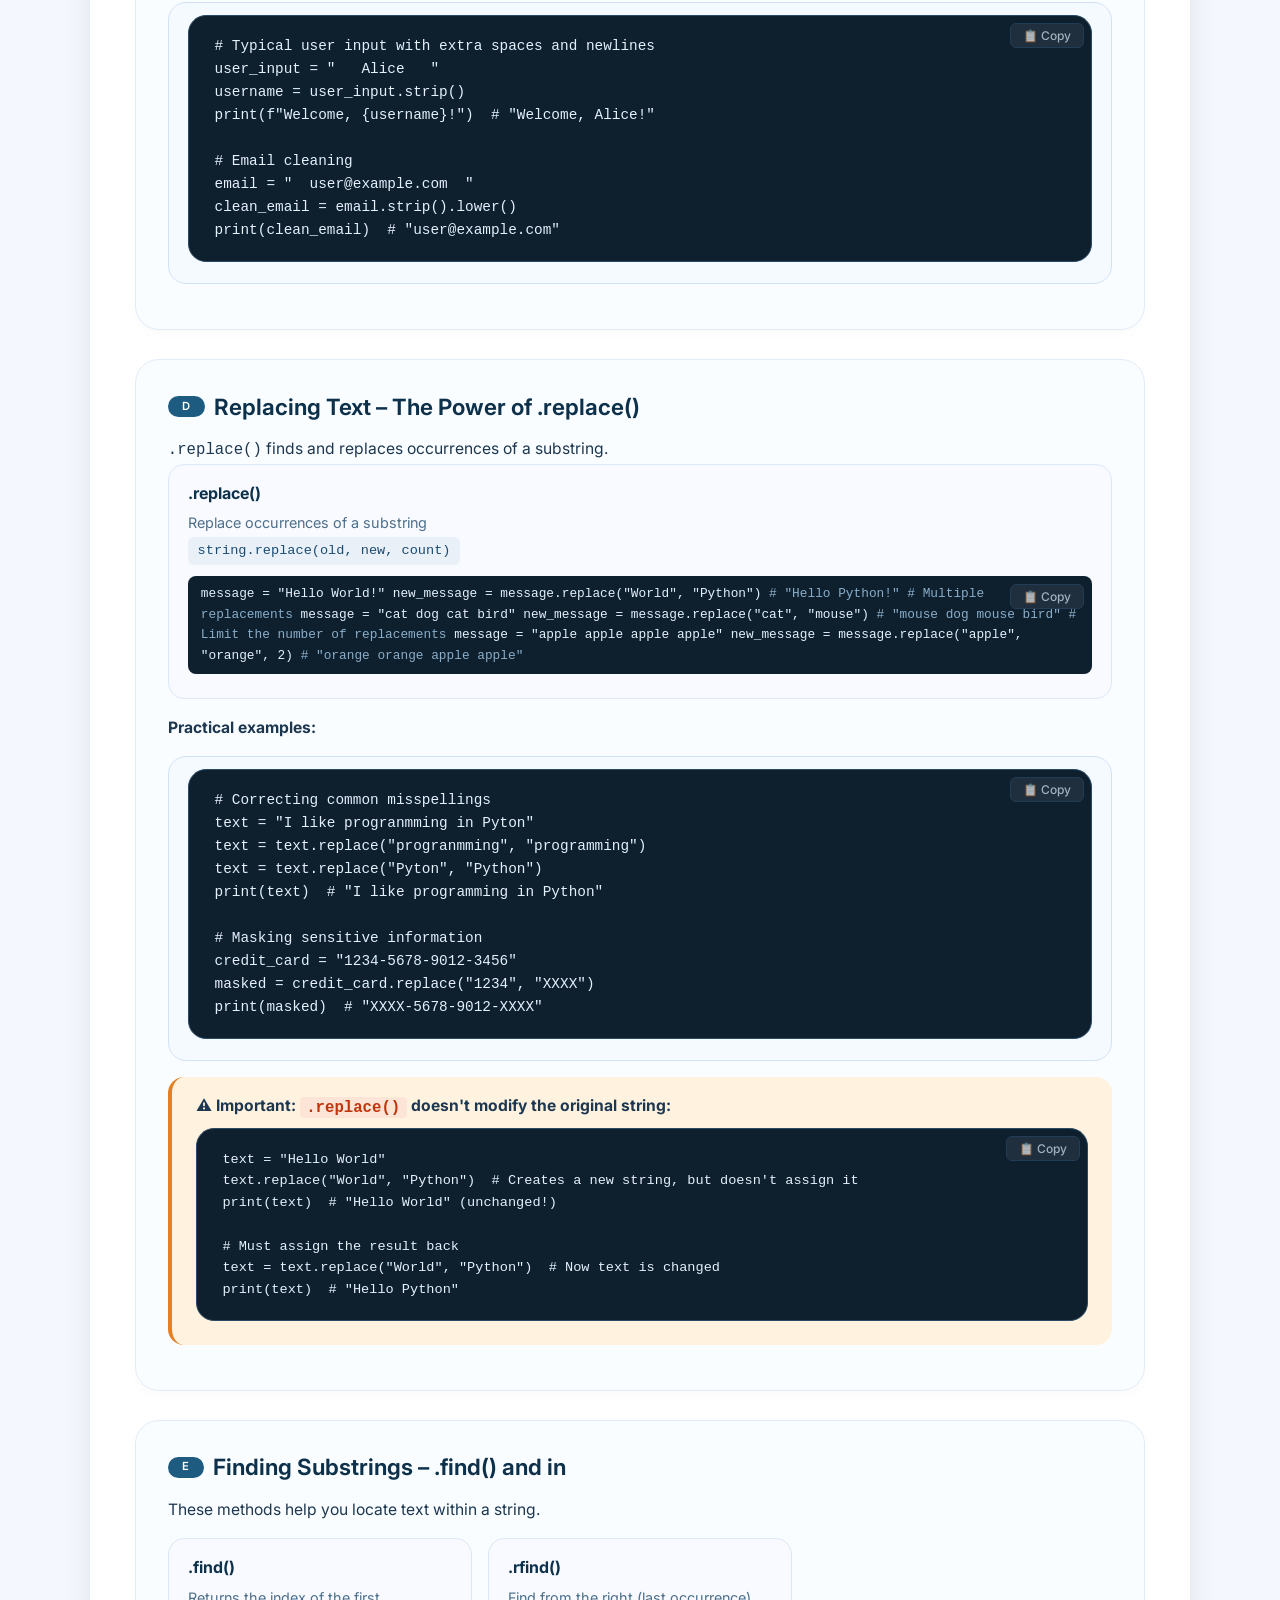
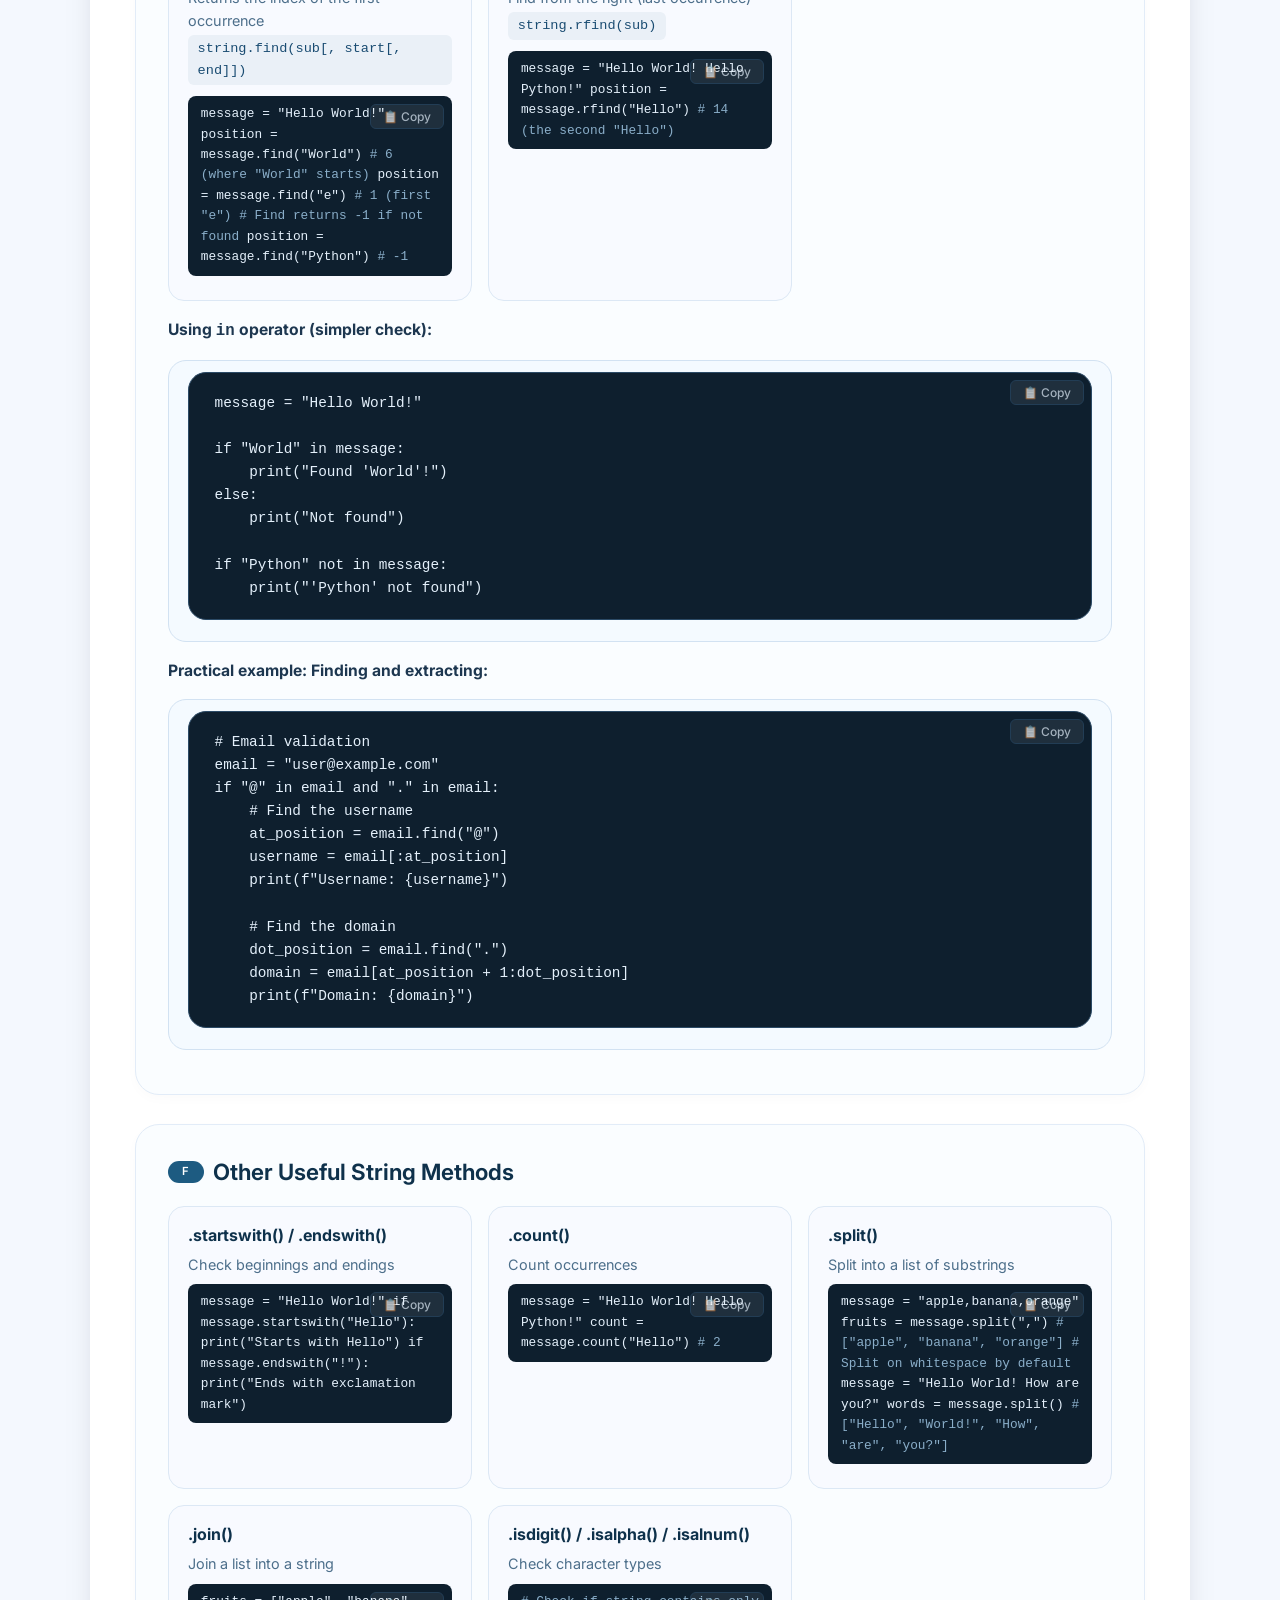
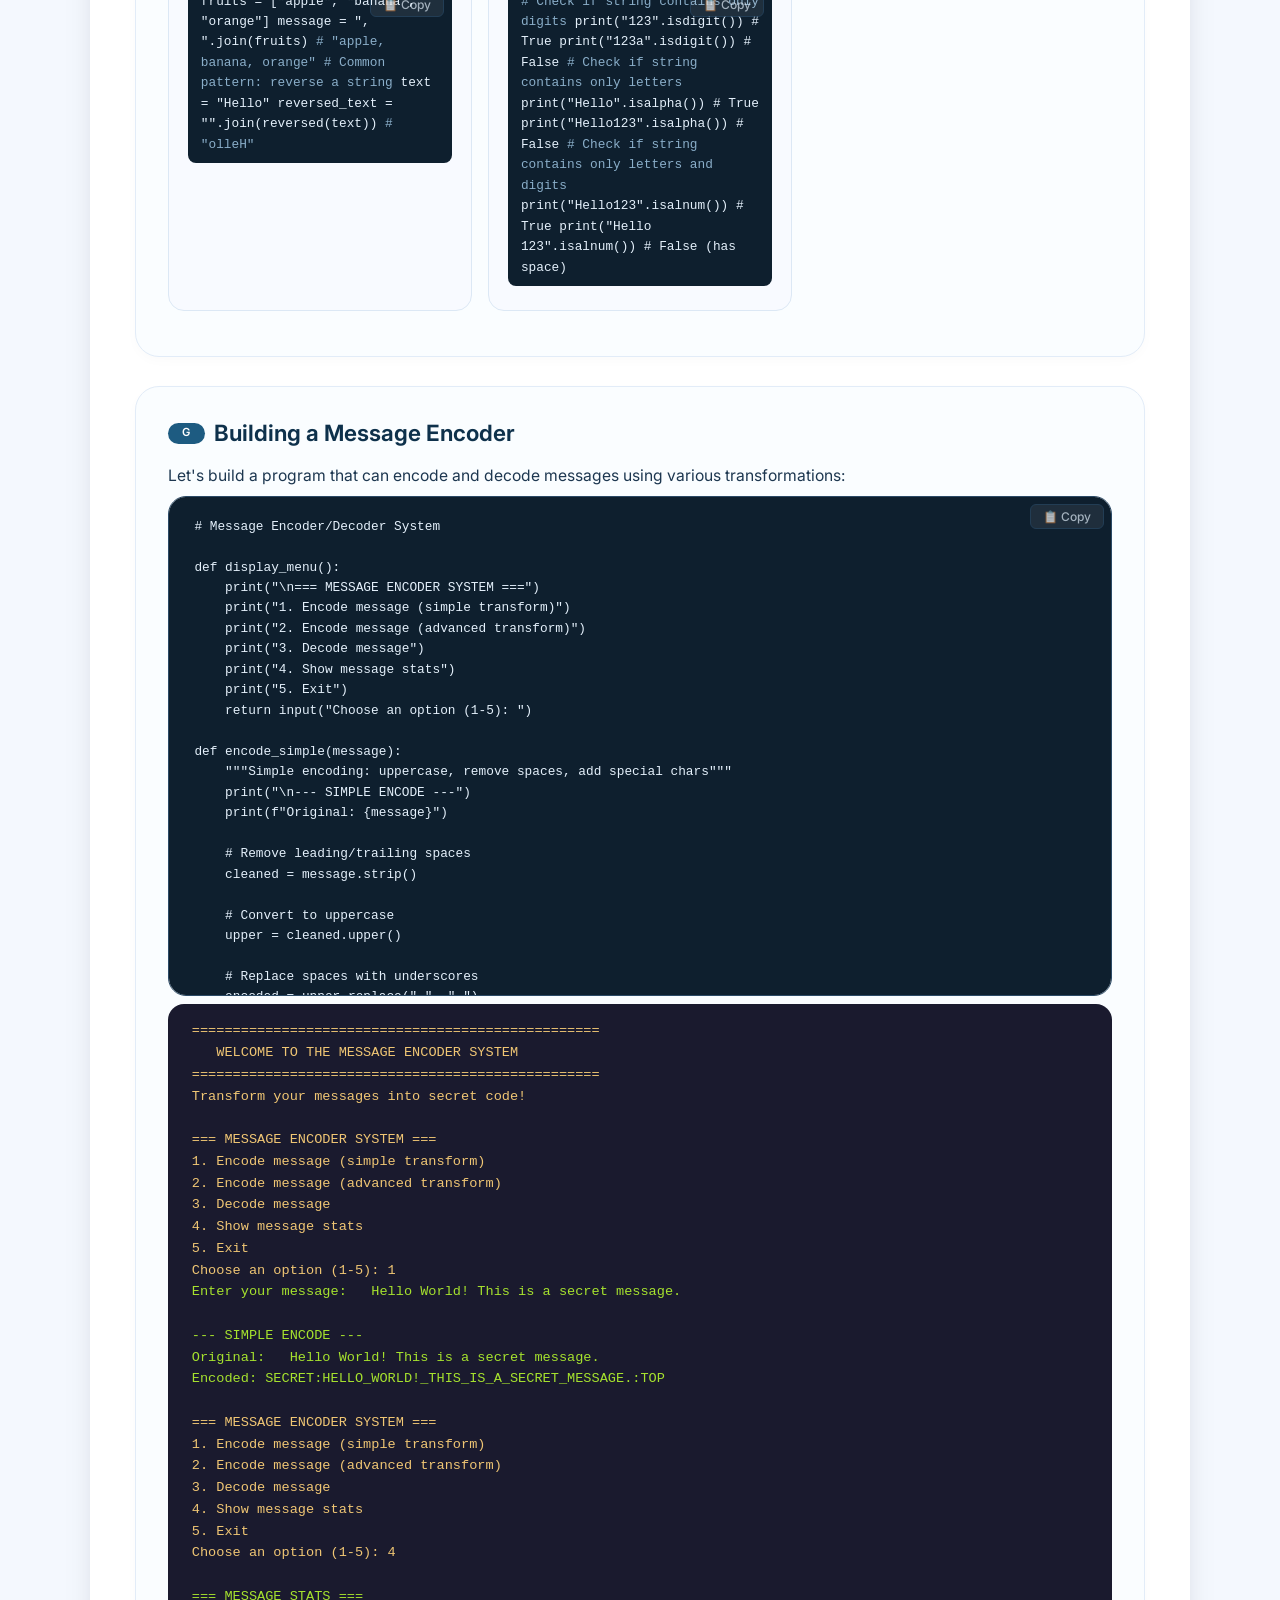
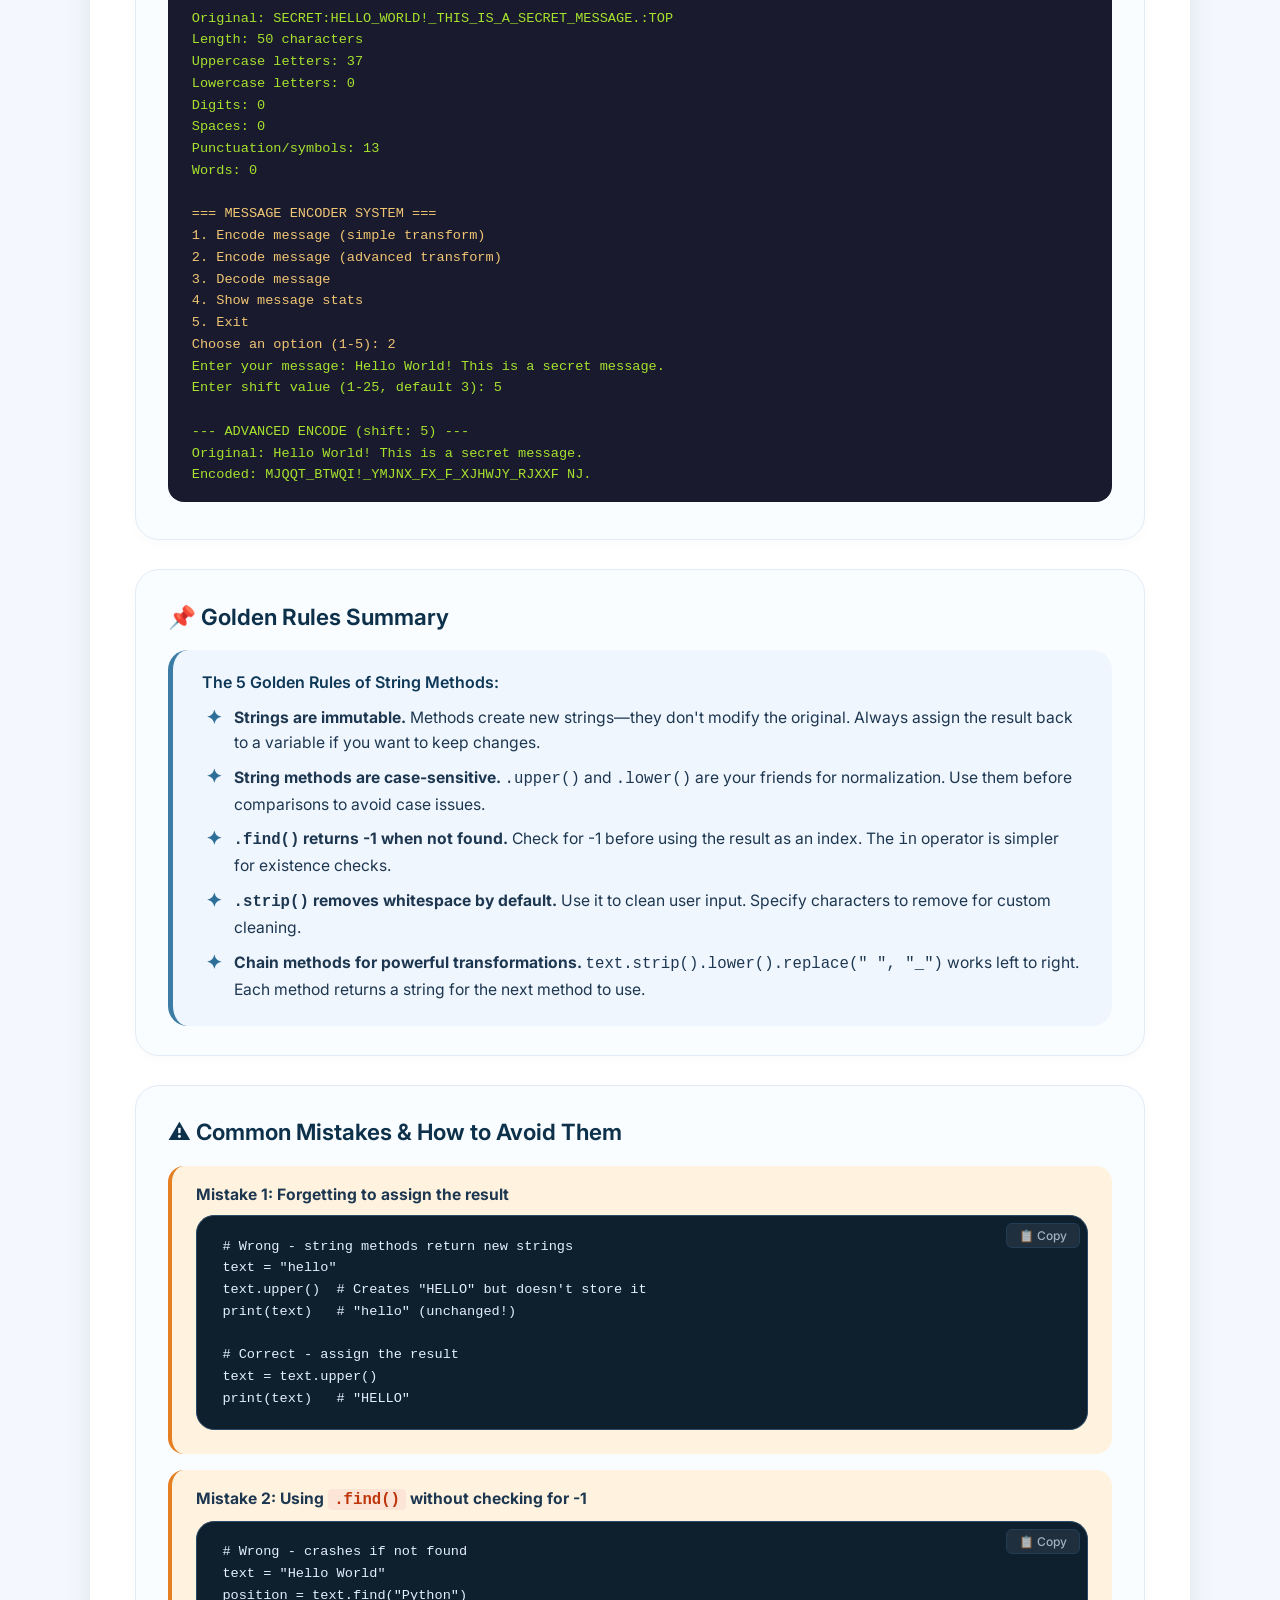
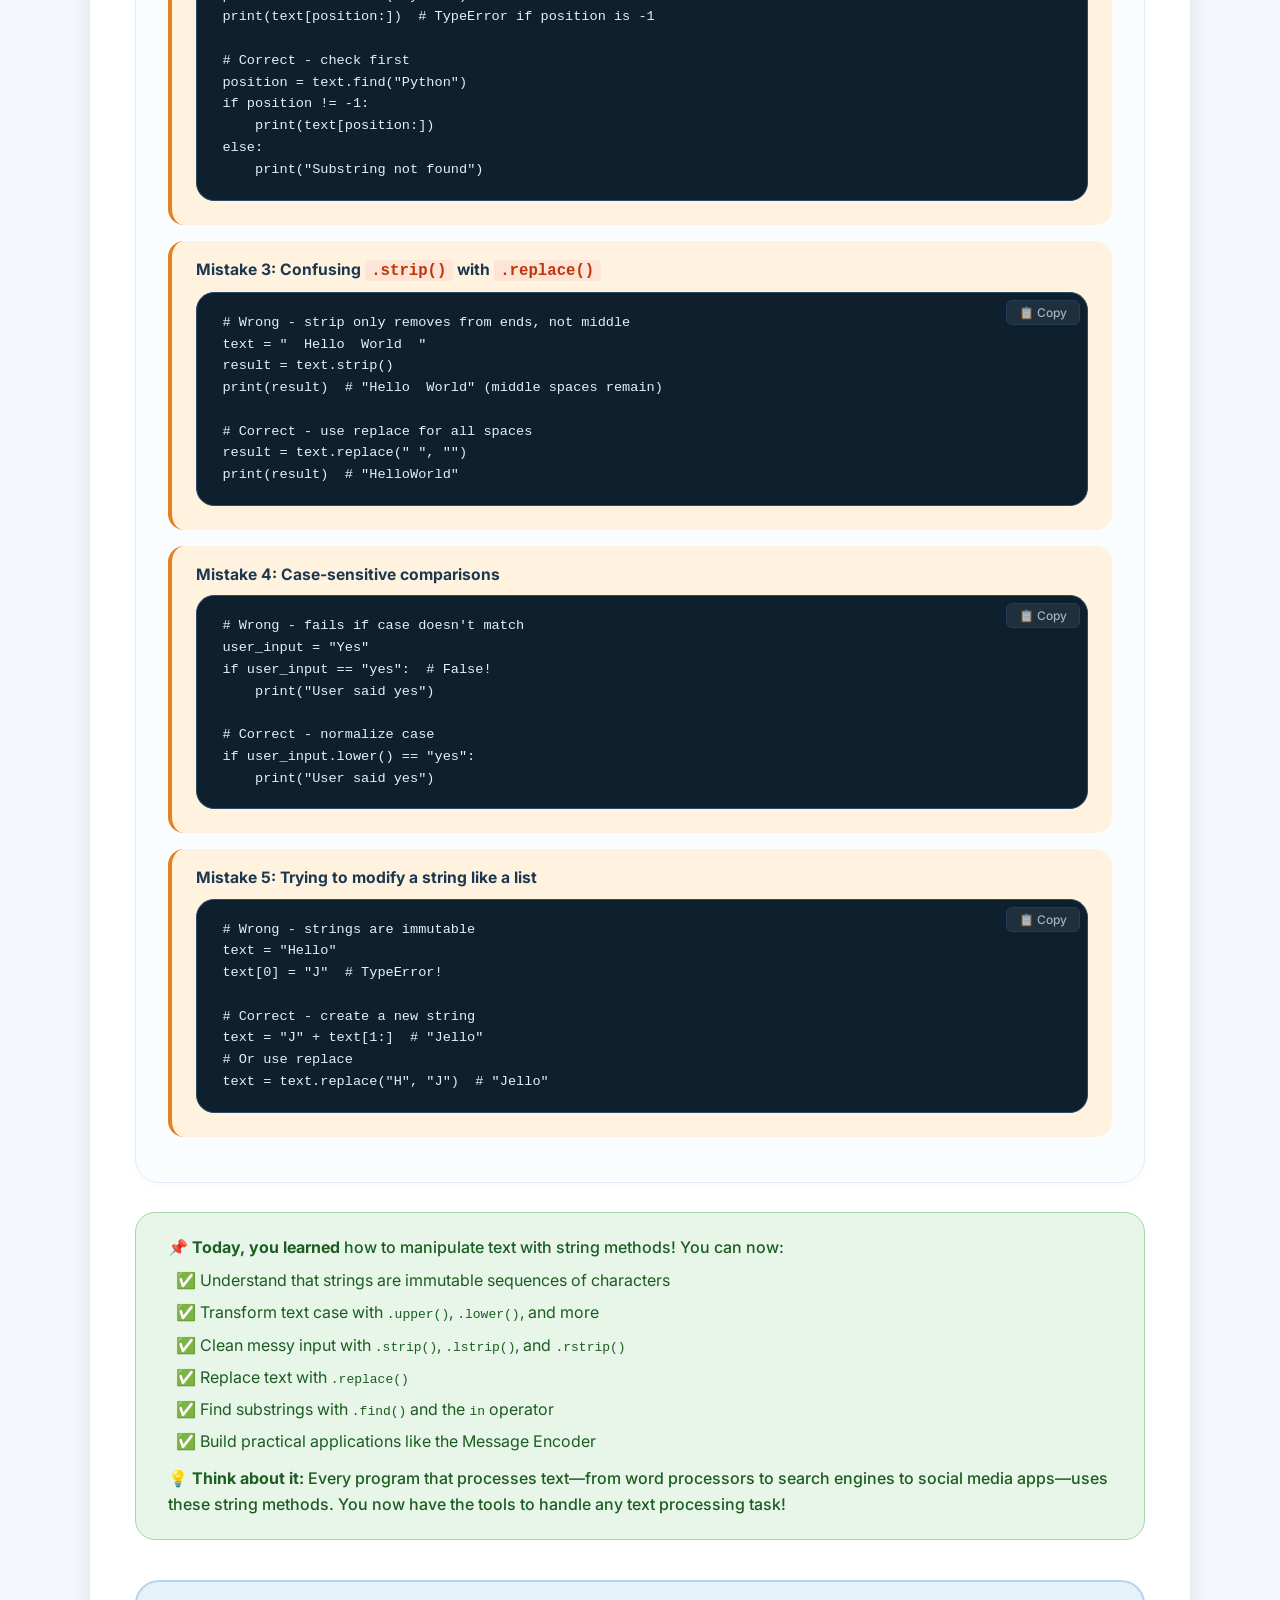
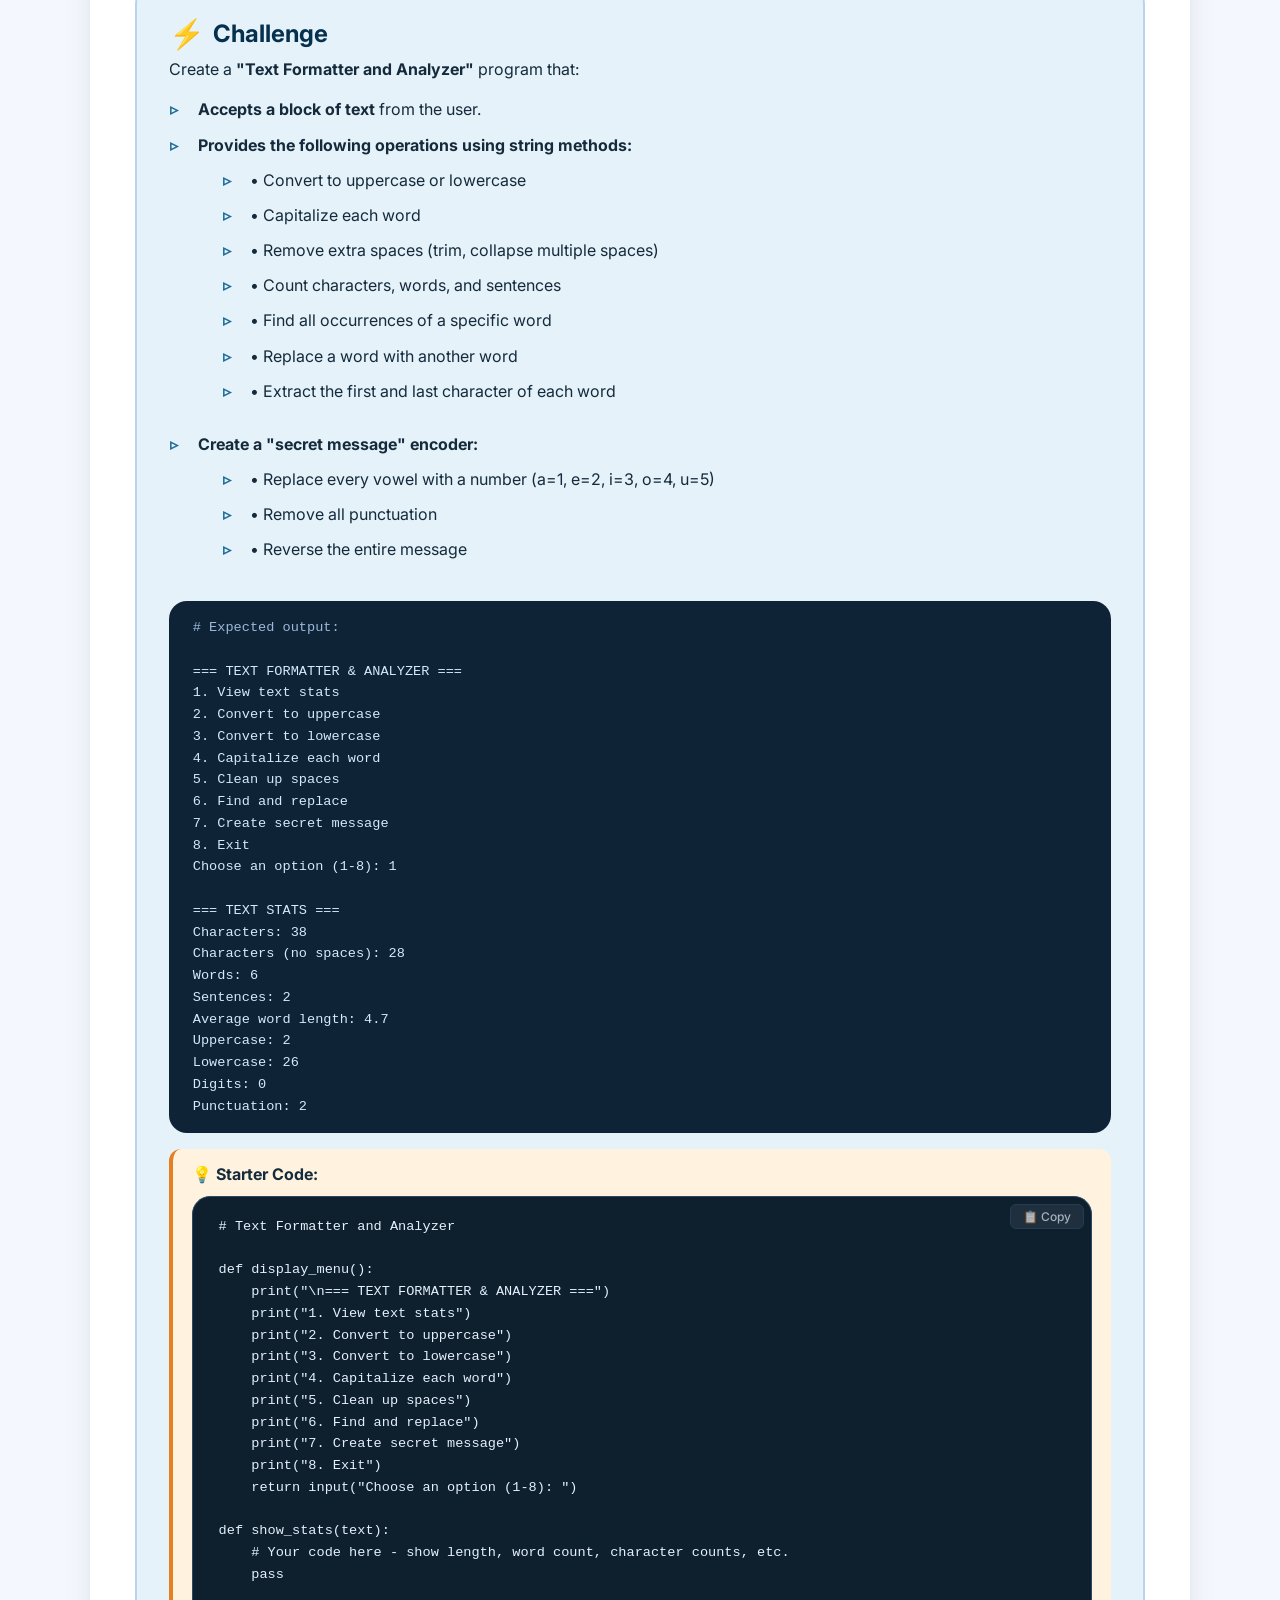
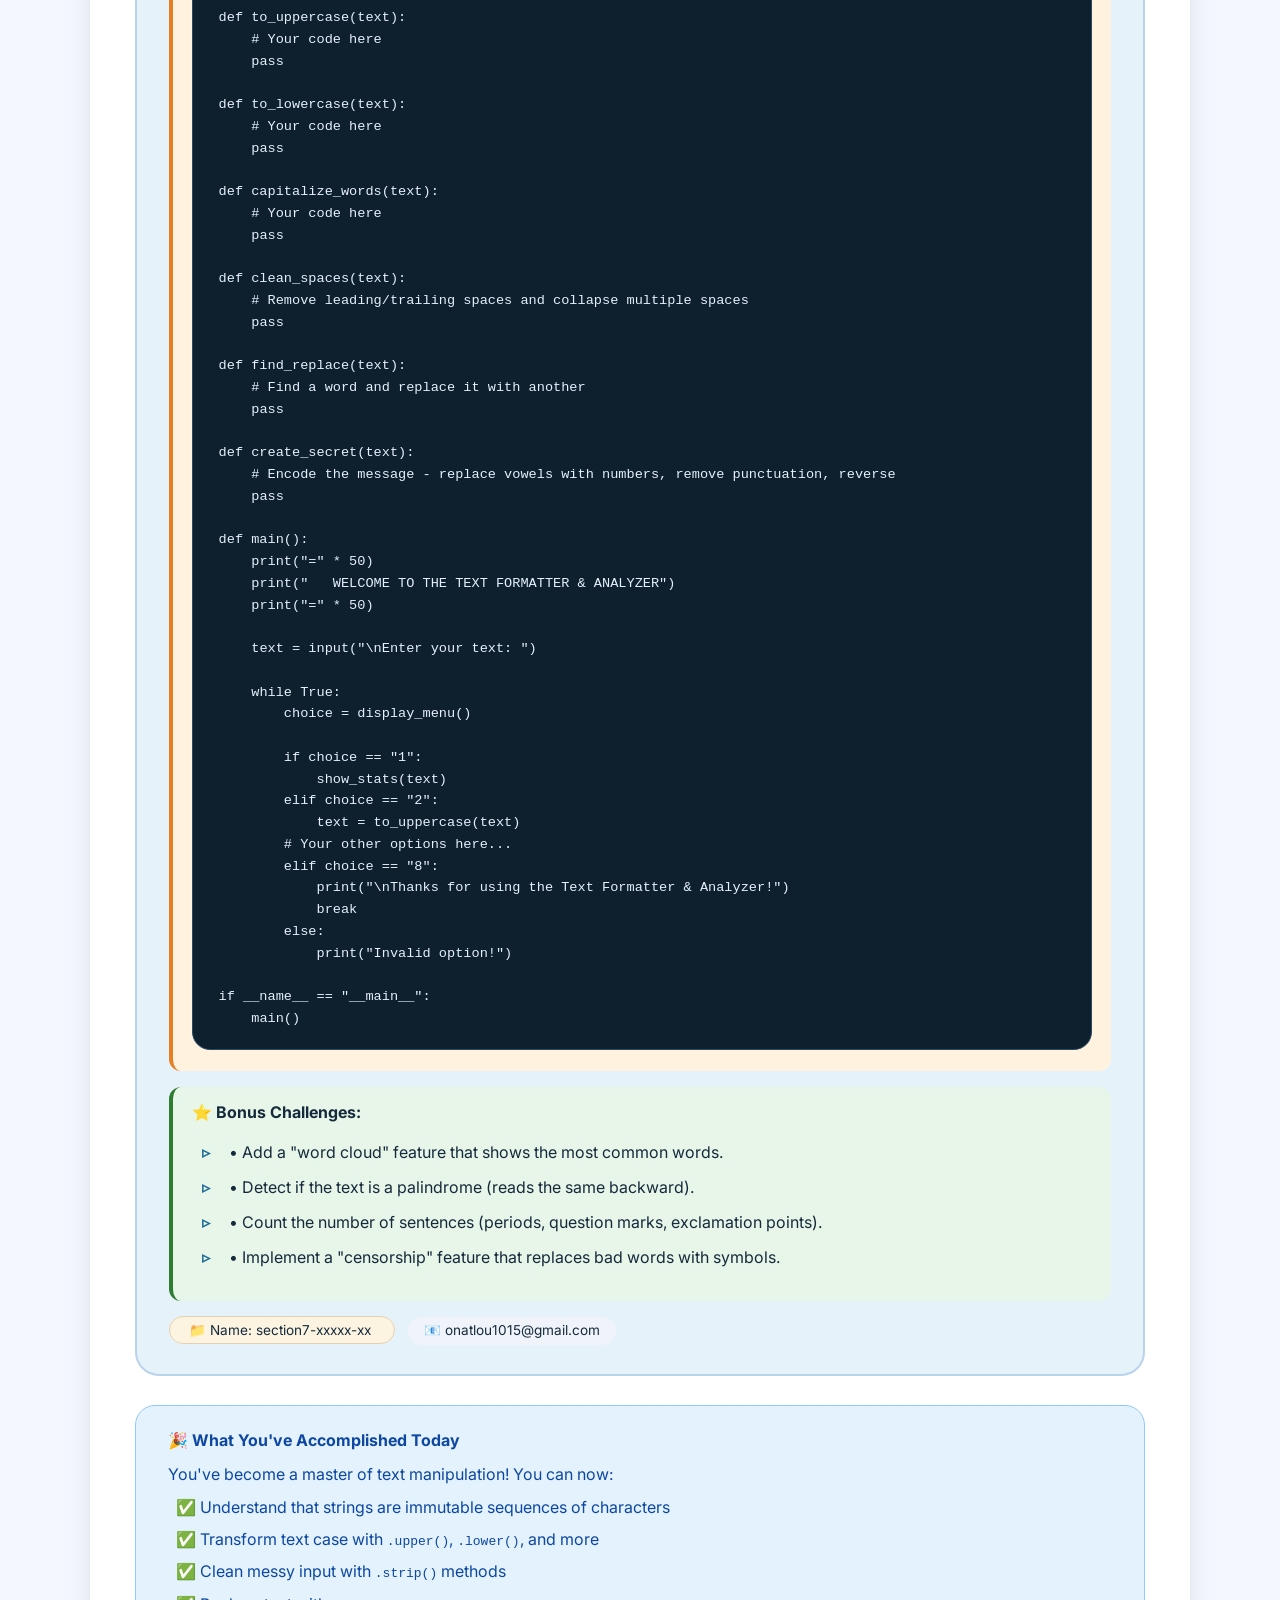
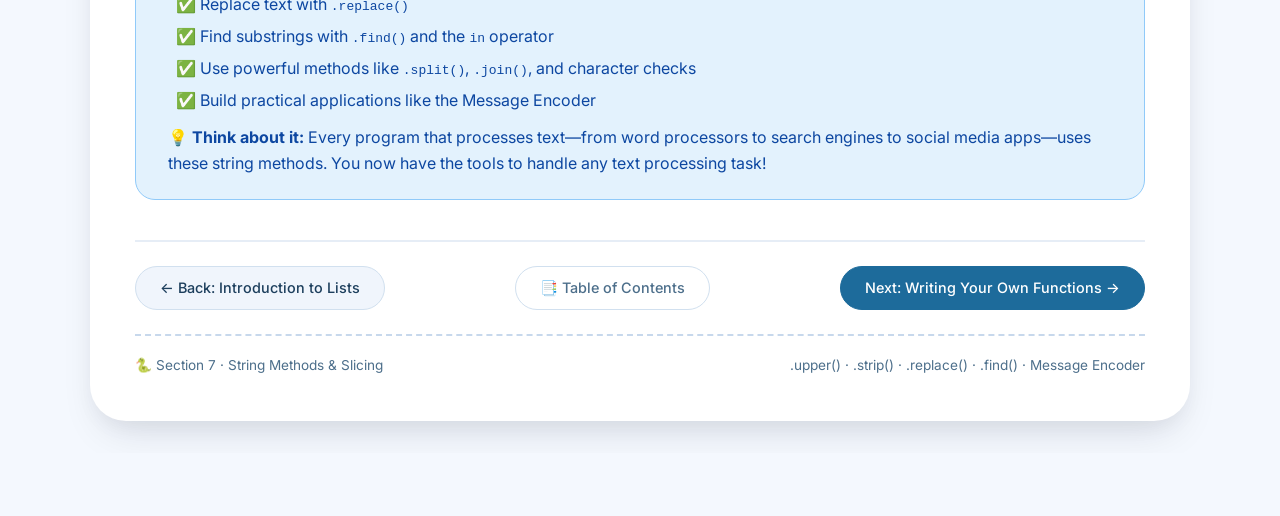
<file: section7-string-methods.html>
<!DOCTYPE html>
<html lang="en">
<head>
    <meta charset="UTF-8">
    <meta name="viewport" content="width=device-width, initial-scale=1.0">
    <title>Section 7 – String Methods & Slicing | Basic Python</title>
    <link rel="preconnect" href="https://fonts.googleapis.com">
    <link rel="preconnect" href="https://fonts.gstatic.com" crossorigin>
    <link href="https://fonts.googleapis.com/css2?family=Inter:opsz,wght@14..32,400;14..32,500;14..32,600;14..32,700&display=swap" rel="stylesheet">
    <link rel="stylesheet" href="css/style.css">
    <style>
        /* ===== COPY BUTTON STYLES ===== */
        .code-wrapper {
            position: relative;
            margin: 0.5rem 0;
        }
        .code-wrapper .code-block {
            margin: 0;
            padding-right: 70px;
        }
        .copy-btn {
            position: absolute;
            top: 8px;
            right: 8px;
            background: rgba(255,255,255,0.1);
            color: #e4f0fb;
            border: 1px solid #2b4a66;
            border-radius: 6px;
            padding: 4px 12px;
            font-size: 0.75rem;
            cursor: pointer;
            transition: all 0.2s ease;
            font-family: 'Inter', sans-serif;
            font-weight: 500;
            opacity: 0.7;
            z-index: 10;
        }
        .copy-btn:hover {
            background: rgba(255,255,255,0.2);
            opacity: 1;
            border-color: #4a7a9a;
        }
        .copy-btn.copied {
            background: #2e7d32;
            border-color: #2e7d32;
            color: white;
            opacity: 1;
        }
        .copy-btn.copied::after {
            content: " ✓";
        }

        .string-visual {
            background: #0e1f2e;
            border-radius: 16px;
            padding: 1rem 1.5rem;
            color: #e4f0fb;
            font-family: 'JetBrains Mono', monospace;
            font-size: 0.9rem;
            margin: 0.5rem 0;
            overflow-x: auto;
        }
        .string-visual .arrow { color: #f0c674; }
        .string-visual .bracket { color: #8ab4d6; }
        .string-visual .char { color: #a6e22e; }
        .string-visual .immutable { color: #f7768e; }

        .method-grid-2 {
            display: grid;
            grid-template-columns: repeat(auto-fill, minmax(300px, 1fr));
            gap: 1rem;
            margin: 1rem 0;
        }
        .method-card-2 {
            background: #f8faff;
            border-radius: 16px;
            padding: 1rem 1.2rem;
            border: 1px solid #dce8f5;
        }
        .method-card-2 h4 {
            color: #0e314b;
            margin-bottom: 0.3rem;
            font-size: 1rem;
        }
        .method-card-2 .syntax {
            background: #eaf0f7;
            padding: 0.2rem 0.6rem;
            border-radius: 6px;
            font-family: monospace;
            font-size: 0.85rem;
            color: #1a4c72;
            display: inline-block;
            margin: 0.2rem 0;
        }
        .method-card-2 .example {
            background: #0e1f2e;
            color: #e4f0fb;
            padding: 0.5rem 0.8rem;
            border-radius: 8px;
            font-family: monospace;
            font-size: 0.8rem;
            margin-top: 0.3rem;
            overflow-x: auto;
        }
        .method-card-2 .example .comment {
            color: #8aaec9;
        }

        .vs-box {
            display: grid;
            grid-template-columns: 1fr 1fr;
            gap: 1rem;
            margin: 1rem 0;
        }
        @media (max-width: 700px) {
            .vs-box {
                grid-template-columns: 1fr;
            }
        }
        .vs-box .mutable {
            background: #e8f5e9;
            border-radius: 16px;
            padding: 1rem 1.2rem;
            border-left: 4px solid #2e7d32;
        }
        .vs-box .immutable-box {
            background: #ffebee;
            border-radius: 16px;
            padding: 1rem 1.2rem;
            border-left: 4px solid #c62828;
        }
        .vs-box .mutable code, .vs-box .immutable-box code {
            background: rgba(0,0,0,0.08);
            padding: 0.1rem 0.4rem;
            border-radius: 4px;
        }

        .encoder-output {
            background: #1a1a2e;
            border-radius: 16px;
            padding: 1rem 1.5rem;
            color: #d6e8f9;
            font-family: 'JetBrains Mono', monospace;
            font-size: 0.85rem;
            margin: 0.5rem 0;
            overflow-x: auto;
            white-space: pre-wrap;
        }
        .encoder-output .prompt {
            color: #f0c674;
        }
        .encoder-output .output {
            color: #a6e22e;
        }
        .encoder-output .highlight {
            color: #f7768e;
        }

        .warning-box {
            background: #fff3e0;
            border-radius: 16px;
            padding: 1rem 1.5rem;
            border-left: 4px solid #e67e22;
            margin: 1rem 0;
        }
        .warning-box code {
            background: #fce4d6;
            padding: 0.1rem 0.4rem;
            border-radius: 4px;
            color: #bf360c;
        }

        .info-box {
            background: #e3f2fd;
            border-radius: 16px;
            padding: 1rem 1.5rem;
            border-left: 4px solid #1565c0;
            margin: 1rem 0;
        }

        .example-box .code-wrapper {
            margin: 0.5rem 0;
        }
    </style>
</head>
<body>
    <div class="container">
        <!-- Top Navigation -->
        <div class="top-nav">
            <div class="breadcrumb">
                <a href="index.html">🏠 Home</a> &gt; <a href="section6-lists.html">Section 6</a> &gt; Section 7
            </div>
            <span class="section-badge">Section 7 of 10</span>
        </div>

        <!-- Section Header -->
        <div class="section-header">
            <h1>🔐 Section 7 · Message Encoder – String Methods &amp; Slicing</h1>
            <div class="subtitle">Strings are immutable lists of characters. Methods like .upper(), .lower(), .replace(), .strip(). Finding substrings (.find()).</div>
        </div>

        <!-- Intro -->
        <div class="intro-block">
            <p><strong>The Secret Language of Strings</strong></p>
            <p>Imagine you're a spy sending secret messages. You need to transform your text—change case, replace words, remove extra spaces, or encode it in a special way. Strings in Python give you these superpowers.</p>
            <p style="margin-top: 0.6rem;">You already know strings are sequences of characters, just like lists. But strings have special abilities too. They come with built-in tools (methods) that let you manipulate text in powerful ways. By the end of this lesson, you'll be able to transform any text into exactly what you need.</p>
        </div>

        <!-- Learning Outcomes -->
        <div class="learning-outcomes">
            <span class="label">📘 By the end of this lesson, you will:</span>
            <span class="pill">understand string immutability</span>
            <span class="pill">use case conversion methods</span>
            <span class="pill">clean text with strip()</span>
            <span class="pill">find substrings with find()</span>
            <span class="pill">build a message encoder</span>
        </div>

        <!-- Part A: Strings Are Immutable -->
        <div class="part">
            <h2><span class="part-label">A</span> Strings Are Immutable Lists of Characters</h2>
            <p>A string is like a list of characters, but with one crucial difference: <strong>strings are immutable</strong>. This means you cannot change individual characters after the string is created.</p>

            <div class="vs-box">
                <div class="mutable">
                    <h4 style="color: #1b5e20;">✅ Lists are mutable (changeable)</h4>
                    <div class="code-wrapper">
                        <button class="copy-btn" onclick="copyCode(this)">📋 Copy</button>
                        <div class="code-block" style="font-size: 0.8rem;">my_list = ["A", "B", "C"]
my_list[0] = "X"  # Works! List is changed
print(my_list)    # ["X", "B", "C"]</div>
                    </div>
                </div>
                <div class="immutable-box">
                    <h4 style="color: #b71c1c;">❌ Strings are immutable (unchangeable)</h4>
                    <div class="code-wrapper">
                        <button class="copy-btn" onclick="copyCode(this)">📋 Copy</button>
                        <div class="code-block" style="font-size: 0.8rem;">my_string = "ABC"
# my_string[0] = "X"  # ERROR! Strings don't support item assignment</div>
                    </div>
                </div>
            </div>

            <p><strong>Why does this matter?</strong></p>
            <p>When you "modify" a string, you're actually creating a <strong>new string</strong>. The original stays the same.</p>

            <div class="example-box">
                <div class="code-wrapper">
                    <button class="copy-btn" onclick="copyCode(this)">📋 Copy</button>
                    <div class="code-block">name = "Alice"
upper_name = name.upper()  # Creates a NEW string
print(name)       # "Alice" (unchanged)
print(upper_name) # "ALICE" (new string)

# You must reassign if you want to update the variable
name = name.upper()  # Now name becomes "ALICE"</div>
                </div>
            </div>

            <p><strong>Visual representation:</strong></p>
            <div class="string-visual"><span class="char">Original string: "HELLO"</span>
<span class="arrow">                    ↑</span>
<span class="immutable">              Immutable - can't change 'H' to 'J'</span>

<span class="char">Instead, create new string: "JELLO"</span></div>

            <p><strong>Accessing characters like a list:</strong></p>
            <div class="example-box">
                <div class="code-wrapper">
                    <button class="copy-btn" onclick="copyCode(this)">📋 Copy</button>
                    <div class="code-block">message = "Hello World!"

# Indexing works just like lists
first_char = message[0]    # "H"
last_char = message[-1]    # "!"
fifth_char = message[4]    # "o"

# Slicing works just like lists
first_five = message[0:5]  # "Hello"
last_five = message[-6:]   # "World!"
reversed_msg = message[::-1]  # "!dlroW olleH"

# Looping through characters
for char in message:
    print(char)

# len() works too
print(len(message))  # 12</div>
                </div>
            </div>
        </div>

        <!-- Part B: Case Conversion -->
        <div class="part">
            <h2><span class="part-label">B</span> Case Conversion – Upper and Lower</h2>
            <p>These methods change the case of your text.</p>

            <div class="method-grid-2">
                <div class="method-card-2">
                    <h4>.upper()</h4>
                    <p style="font-size: 0.9rem; color: #4d6f8b;">Convert all characters to uppercase</p>
                    <span class="syntax">string.upper()</span>
                    <div class="code-wrapper">
                        <button class="copy-btn" onclick="copyCode(this)">📋 Copy</button>
                        <div class="example">message = "Hello World!"
uppercase = message.upper()
<span class="comment"># "HELLO WORLD!"</span>

<span class="comment"># Useful for case-insensitive comparisons</span>
user_input = "Yes"
if user_input.upper() == "YES":
    print("User said yes")</div>
                    </div>
                </div>
                <div class="method-card-2">
                    <h4>.lower()</h4>
                    <p style="font-size: 0.9rem; color: #4d6f8b;">Convert all characters to lowercase</p>
                    <span class="syntax">string.lower()</span>
                    <div class="code-wrapper">
                        <button class="copy-btn" onclick="copyCode(this)">📋 Copy</button>
                        <div class="example">message = "Hello World!"
lowercase = message.lower()
<span class="comment"># "hello world!"</span>

<span class="comment"># Common pattern: normalize user input</span>
user_input = "YES"
if user_input.lower() == "yes":
    print("User said yes")</div>
                    </div>
                </div>
                <div class="method-card-2">
                    <h4>.capitalize()</h4>
                    <p style="font-size: 0.9rem; color: #4d6f8b;">Capitalize first letter only</p>
                    <span class="syntax">string.capitalize()</span>
                    <div class="code-wrapper">
                        <button class="copy-btn" onclick="copyCode(this)">📋 Copy</button>
                        <div class="example">message = "hello world!"
capitalized = message.capitalize()
<span class="comment"># "Hello world!"</span></div>
                    </div>
                </div>
                <div class="method-card-2">
                    <h4>.title()</h4>
                    <p style="font-size: 0.9rem; color: #4d6f8b;">Capitalize first letter of each word</p>
                    <span class="syntax">string.title()</span>
                    <div class="code-wrapper">
                        <button class="copy-btn" onclick="copyCode(this)">📋 Copy</button>
                        <div class="example">message = "hello world! how are you?"
title = message.title()
<span class="comment"># "Hello World! How Are You?"</span></div>
                    </div>
                </div>
                <div class="method-card-2">
                    <h4>.swapcase()</h4>
                    <p style="font-size: 0.9rem; color: #4d6f8b;">Swap uppercase and lowercase</p>
                    <span class="syntax">string.swapcase()</span>
                    <div class="code-wrapper">
                        <button class="copy-btn" onclick="copyCode(this)">📋 Copy</button>
                        <div class="example">message = "Hello World!"
swapped = message.swapcase()
<span class="comment"># "hELLO wORLD!"</span></div>
                    </div>
                </div>
            </div>
        </div>

        <!-- Part C: Cleaning Text -->
        <div class="part">
            <h2><span class="part-label">C</span> Cleaning Text – Strip, Lstrip, Rstrip</h2>
            <p>User input often comes with extra spaces, newlines, or tabs. These methods clean it up.</p>

            <div class="method-grid-2">
                <div class="method-card-2">
                    <h4>.strip()</h4>
                    <p style="font-size: 0.9rem; color: #4d6f8b;">Remove whitespace from both ends</p>
                    <span class="syntax">string.strip()</span>
                    <div class="code-wrapper">
                        <button class="copy-btn" onclick="copyCode(this)">📋 Copy</button>
                        <div class="example">message = "   Hello World!   \n"
cleaned = message.strip()
<span class="comment"># "'Hello World!'"</span>

<span class="comment"># Remove specific characters</span>
message = "###Hello World!###"
cleaned = message.strip("#")
<span class="comment"># "Hello World!"</span></div>
                    </div>
                </div>
                <div class="method-card-2">
                    <h4>.lstrip()</h4>
                    <p style="font-size: 0.9rem; color: #4d6f8b;">Remove whitespace from the left (start)</p>
                    <span class="syntax">string.lstrip()</span>
                    <div class="code-wrapper">
                        <button class="copy-btn" onclick="copyCode(this)">📋 Copy</button>
                        <div class="example">message = "   Hello World!"
cleaned = message.lstrip()
<span class="comment"># "'Hello World!'"</span></div>
                    </div>
                </div>
                <div class="method-card-2">
                    <h4>.rstrip()</h4>
                    <p style="font-size: 0.9rem; color: #4d6f8b;">Remove whitespace from the right (end)</p>
                    <span class="syntax">string.rstrip()</span>
                    <div class="code-wrapper">
                        <button class="copy-btn" onclick="copyCode(this)">📋 Copy</button>
                        <div class="example">message = "Hello World!   \n"
cleaned = message.rstrip()
<span class="comment"># "'Hello World!'"</span></div>
                    </div>
                </div>
            </div>

            <p><strong>Real-world example: Cleaning user input:</strong></p>
            <div class="example-box">
                <div class="code-wrapper">
                    <button class="copy-btn" onclick="copyCode(this)">📋 Copy</button>
                    <div class="code-block"># Typical user input with extra spaces and newlines
user_input = "   Alice   "
username = user_input.strip()
print(f"Welcome, {username}!")  # "Welcome, Alice!"

# Email cleaning
email = "  user@example.com  "
clean_email = email.strip().lower()
print(clean_email)  # "user@example.com"</div>
                </div>
            </div>
        </div>

        <!-- Part D: Replacing Text -->
        <div class="part">
            <h2><span class="part-label">D</span> Replacing Text – The Power of .replace()</h2>
            <p><code>.replace()</code> finds and replaces occurrences of a substring.</p>

            <div class="method-card-2" style="margin-bottom: 1rem;">
                <h4>.replace()</h4>
                <p style="font-size: 0.9rem; color: #4d6f8b;">Replace occurrences of a substring</p>
                <span class="syntax">string.replace(old, new, count)</span>
                <div class="code-wrapper">
                    <button class="copy-btn" onclick="copyCode(this)">📋 Copy</button>
                    <div class="example">message = "Hello World!"
new_message = message.replace("World", "Python")
<span class="comment"># "Hello Python!"</span>

<span class="comment"># Multiple replacements</span>
message = "cat dog cat bird"
new_message = message.replace("cat", "mouse")
<span class="comment"># "mouse dog mouse bird"</span>

<span class="comment"># Limit the number of replacements</span>
message = "apple apple apple apple"
new_message = message.replace("apple", "orange", 2)
<span class="comment"># "orange orange apple apple"</span></div>
                </div>
            </div>

            <p><strong>Practical examples:</strong></p>
            <div class="example-box">
                <div class="code-wrapper">
                    <button class="copy-btn" onclick="copyCode(this)">📋 Copy</button>
                    <div class="code-block"># Correcting common misspellings
text = "I like progranmming in Pyton"
text = text.replace("progranmming", "programming")
text = text.replace("Pyton", "Python")
print(text)  # "I like programming in Python"

# Masking sensitive information
credit_card = "1234-5678-9012-3456"
masked = credit_card.replace("1234", "XXXX")
print(masked)  # "XXXX-5678-9012-XXXX"</div>
                </div>
            </div>

            <div class="warning-box">
                <p><strong>⚠️ Important: <code>.replace()</code> doesn't modify the original string:</strong></p>
                <div class="code-wrapper">
                    <button class="copy-btn" onclick="copyCode(this)">📋 Copy</button>
                    <div class="code-block" style="margin-top: 0.3rem; font-size: 0.85rem;">text = "Hello World"
text.replace("World", "Python")  # Creates a new string, but doesn't assign it
print(text)  # "Hello World" (unchanged!)

# Must assign the result back
text = text.replace("World", "Python")  # Now text is changed
print(text)  # "Hello Python"</div>
                </div>
            </div>
        </div>

        <!-- Part E: Finding Substrings -->
        <div class="part">
            <h2><span class="part-label">E</span> Finding Substrings – .find() and in</h2>
            <p>These methods help you locate text within a string.</p>

            <div class="method-grid-2">
                <div class="method-card-2">
                    <h4>.find()</h4>
                    <p style="font-size: 0.9rem; color: #4d6f8b;">Returns the index of the first occurrence</p>
                    <span class="syntax">string.find(sub[, start[, end]])</span>
                    <div class="code-wrapper">
                        <button class="copy-btn" onclick="copyCode(this)">📋 Copy</button>
                        <div class="example">message = "Hello World!"
position = message.find("World")
<span class="comment"># 6 (where "World" starts)</span>

position = message.find("e")
<span class="comment"># 1 (first "e")</span>

<span class="comment"># Find returns -1 if not found</span>
position = message.find("Python")
<span class="comment"># -1</span></div>
                    </div>
                </div>
                <div class="method-card-2">
                    <h4>.rfind()</h4>
                    <p style="font-size: 0.9rem; color: #4d6f8b;">Find from the right (last occurrence)</p>
                    <span class="syntax">string.rfind(sub)</span>
                    <div class="code-wrapper">
                        <button class="copy-btn" onclick="copyCode(this)">📋 Copy</button>
                        <div class="example">message = "Hello World! Hello Python!"
position = message.rfind("Hello")
<span class="comment"># 14 (the second "Hello")</span></div>
                    </div>
                </div>
            </div>

            <p><strong>Using <code>in</code> operator (simpler check):</strong></p>
            <div class="example-box">
                <div class="code-wrapper">
                    <button class="copy-btn" onclick="copyCode(this)">📋 Copy</button>
                    <div class="code-block">message = "Hello World!"

if "World" in message:
    print("Found 'World'!")
else:
    print("Not found")

if "Python" not in message:
    print("'Python' not found")</div>
                </div>
            </div>

            <p><strong>Practical example: Finding and extracting:</strong></p>
            <div class="example-box">
                <div class="code-wrapper">
                    <button class="copy-btn" onclick="copyCode(this)">📋 Copy</button>
                    <div class="code-block"># Email validation
email = "user@example.com"
if "@" in email and "." in email:
    # Find the username
    at_position = email.find("@")
    username = email[:at_position]
    print(f"Username: {username}")
    
    # Find the domain
    dot_position = email.find(".")
    domain = email[at_position + 1:dot_position]
    print(f"Domain: {domain}")</div>
                </div>
            </div>
        </div>

        <!-- Part F: Other Useful Methods -->
        <div class="part">
            <h2><span class="part-label">F</span> Other Useful String Methods</h2>

            <div class="method-grid-2">
                <div class="method-card-2">
                    <h4>.startswith() / .endswith()</h4>
                    <p style="font-size: 0.9rem; color: #4d6f8b;">Check beginnings and endings</p>
                    <div class="code-wrapper">
                        <button class="copy-btn" onclick="copyCode(this)">📋 Copy</button>
                        <div class="example">message = "Hello World!"

if message.startswith("Hello"):
    print("Starts with Hello")

if message.endswith("!"):
    print("Ends with exclamation mark")</div>
                    </div>
                </div>
                <div class="method-card-2">
                    <h4>.count()</h4>
                    <p style="font-size: 0.9rem; color: #4d6f8b;">Count occurrences</p>
                    <div class="code-wrapper">
                        <button class="copy-btn" onclick="copyCode(this)">📋 Copy</button>
                        <div class="example">message = "Hello World! Hello Python!"
count = message.count("Hello")
<span class="comment"># 2</span></div>
                    </div>
                </div>
                <div class="method-card-2">
                    <h4>.split()</h4>
                    <p style="font-size: 0.9rem; color: #4d6f8b;">Split into a list of substrings</p>
                    <div class="code-wrapper">
                        <button class="copy-btn" onclick="copyCode(this)">📋 Copy</button>
                        <div class="example">message = "apple,banana,orange"
fruits = message.split(",")
<span class="comment"># ["apple", "banana", "orange"]</span>

<span class="comment"># Split on whitespace by default</span>
message = "Hello World! How are you?"
words = message.split()
<span class="comment"># ["Hello", "World!", "How", "are", "you?"]</span></div>
                    </div>
                </div>
                <div class="method-card-2">
                    <h4>.join()</h4>
                    <p style="font-size: 0.9rem; color: #4d6f8b;">Join a list into a string</p>
                    <div class="code-wrapper">
                        <button class="copy-btn" onclick="copyCode(this)">📋 Copy</button>
                        <div class="example">fruits = ["apple", "banana", "orange"]
message = ", ".join(fruits)
<span class="comment"># "apple, banana, orange"</span>

<span class="comment"># Common pattern: reverse a string</span>
text = "Hello"
reversed_text = "".join(reversed(text))
<span class="comment"># "olleH"</span></div>
                    </div>
                </div>
                <div class="method-card-2">
                    <h4>.isdigit() / .isalpha() / .isalnum()</h4>
                    <p style="font-size: 0.9rem; color: #4d6f8b;">Check character types</p>
                    <div class="code-wrapper">
                        <button class="copy-btn" onclick="copyCode(this)">📋 Copy</button>
                        <div class="example"><span class="comment"># Check if string contains only digits</span>
print("123".isdigit())    # True
print("123a".isdigit())   # False

<span class="comment"># Check if string contains only letters</span>
print("Hello".isalpha())  # True
print("Hello123".isalpha())  # False

<span class="comment"># Check if string contains only letters and digits</span>
print("Hello123".isalnum())  # True
print("Hello 123".isalnum())  # False (has space)</div>
                    </div>
                </div>
            </div>
        </div>

        <!-- Part G: Message Encoder -->
        <div class="part">
            <h2><span class="part-label">G</span> Building a Message Encoder</h2>
            <p>Let's build a program that can encode and decode messages using various transformations:</p>

            <div class="code-wrapper">
                <button class="copy-btn" onclick="copyCode(this)">📋 Copy</button>
                <div class="code-block" style="font-size: 0.8rem; max-height: 500px; overflow-y: auto;"># Message Encoder/Decoder System

def display_menu():
    print("\n=== MESSAGE ENCODER SYSTEM ===")
    print("1. Encode message (simple transform)")
    print("2. Encode message (advanced transform)")
    print("3. Decode message")
    print("4. Show message stats")
    print("5. Exit")
    return input("Choose an option (1-5): ")

def encode_simple(message):
    """Simple encoding: uppercase, remove spaces, add special chars"""
    print("\n--- SIMPLE ENCODE ---")
    print(f"Original: {message}")
    
    # Remove leading/trailing spaces
    cleaned = message.strip()
    
    # Convert to uppercase
    upper = cleaned.upper()
    
    # Replace spaces with underscores
    encoded = upper.replace(" ", "_")
    
    # Add secret prefix and suffix
    final = "SECRET:" + encoded + ":TOP"
    
    print(f"Encoded: {final}")
    return final

def encode_advanced(message, shift=3):
    """Advanced encoding: Caesar cipher with character shifting"""
    print(f"\n--- ADVANCED ENCODE (shift: {shift}) ---")
    print(f"Original: {message}")
    
    result = ""
    for char in message.upper():
        if char.isalpha():  # Only shift letters
            # Shift character by 'shift' positions
            new_ord = ord(char) + shift
            if new_ord > ord('Z'):
                new_ord -= 26
            result += chr(new_ord)
        elif char.isspace():
            result += "_"  # Replace spaces with underscores
        else:
            result += char  # Keep numbers and symbols
    
    print(f"Encoded: {result}")
    return result

def decode_advanced(message, shift=3):
    """Decode a Caesar cipher message"""
    print(f"\n--- DECODE (shift: {shift}) ---")
    print(f"Encoded: {message}")
    
    result = ""
    for char in message:
        if char == "_":
            result += " "
        elif char.isalpha():
            # Shift back by 'shift' positions
            new_ord = ord(char) - shift
            if new_ord < ord('A'):
                new_ord += 26
            result += chr(new_ord)
        else:
            result += char
    
    print(f"Decoded: {result}")
    return result

def show_stats(message):
    """Display statistics about the message"""
    print(f"\n=== MESSAGE STATS ===")
    print(f"Original: {message}")
    print(f"Length: {len(message)} characters")
    
    # Count different character types
    uppercase = sum(1 for c in message if c.isupper())
    lowercase = sum(1 for c in message if c.islower())
    digits = sum(1 for c in message if c.isdigit())
    spaces = message.count(" ")
    punctuation = len(message) - uppercase - lowercase - digits - spaces
    
    print(f"Uppercase letters: {uppercase}")
    print(f"Lowercase letters: {lowercase}")
    print(f"Digits: {digits}")
    print(f"Spaces: {spaces}")
    print(f"Punctuation/symbols: {punctuation}")
    
    # Word count
    words = message.split()
    print(f"Words: {len(words)}")
    
    # Most common character
    if len(message) > 0:
        char_counts = {}
        for char in message.lower():
            if char.isalnum():
                char_counts[char] = char_counts.get(char, 0) + 1
        
        if char_counts:
            most_common = max(char_counts, key=char_counts.get)
            print(f"Most common character: '{most_common}' ({char_counts[most_common]} times)")

def main():
    print("=" * 50)
    print("   WELCOME TO THE MESSAGE ENCODER SYSTEM")
    print("=" * 50)
    print("Transform your messages into secret code!")
    
    current_message = ""
    
    while True:
        choice = display_menu()
        
        if choice == "1":
            message = input("Enter your message: ")
            current_message = encode_simple(message)
        
        elif choice == "2":
            message = input("Enter your message: ")
            try:
                shift = int(input("Enter shift value (1-25, default 3): ") or "3")
                shift = max(1, min(25, shift))
                current_message = encode_advanced(message, shift)
            except ValueError:
                print("Invalid shift! Using default of 3.")
                current_message = encode_advanced(message, 3)
        
        elif choice == "3":
            if not current_message:
                print("No encoded message to decode!")
                continue
            
            decode_type = input("Decode simple (1) or advanced (2)? ")
            if decode_type == "1":
                # Simple decode: remove prefix/suffix and restore spaces
                decoded = current_message
                if decoded.startswith("SECRET:") and decoded.endswith(":TOP"):
                    decoded = decoded[7:-4]  # Remove prefix and suffix
                    decoded = decoded.replace("_", " ")
                    decoded = decoded.lower()
                print(f"Decoded: {decoded}")
            elif decode_type == "2":
                shift = int(input("Enter shift value used for encoding: ") or "3")
                decode_advanced(current_message, shift)
            else:
                print("Invalid choice!")
        
        elif choice == "4":
            if not current_message:
                print("No message to analyze!")
                continue
            show_stats(current_message)
        
        elif choice == "5":
            print("\nThanks for using the Message Encoder System!")
            print("Keep your messages secret!")
            break
        
        else:
            print("Invalid option! Please choose 1-5.")

if __name__ == "__main__":
    main()</div>
            </div>

            <div class="encoder-output"><span class="prompt">==================================================</span>
<span class="prompt">   WELCOME TO THE MESSAGE ENCODER SYSTEM</span>
<span class="prompt">==================================================</span>
<span class="prompt">Transform your messages into secret code!</span>

<span class="prompt">=== MESSAGE ENCODER SYSTEM ===</span>
<span class="prompt">1. Encode message (simple transform)</span>
<span class="prompt">2. Encode message (advanced transform)</span>
<span class="prompt">3. Decode message</span>
<span class="prompt">4. Show message stats</span>
<span class="prompt">5. Exit</span>
<span class="prompt">Choose an option (1-5): 1</span>
<span class="output">Enter your message:   Hello World! This is a secret message.  </span>

<span class="output">--- SIMPLE ENCODE ---</span>
<span class="output">Original:   Hello World! This is a secret message.  </span>
<span class="output">Encoded: SECRET:HELLO_WORLD!_THIS_IS_A_SECRET_MESSAGE.:TOP</span>

<span class="prompt">=== MESSAGE ENCODER SYSTEM ===</span>
<span class="prompt">1. Encode message (simple transform)</span>
<span class="prompt">2. Encode message (advanced transform)</span>
<span class="prompt">3. Decode message</span>
<span class="prompt">4. Show message stats</span>
<span class="prompt">5. Exit</span>
<span class="prompt">Choose an option (1-5): 4</span>

<span class="output">=== MESSAGE STATS ===</span>
<span class="output">Original: SECRET:HELLO_WORLD!_THIS_IS_A_SECRET_MESSAGE.:TOP</span>
<span class="output">Length: 50 characters</span>
<span class="output">Uppercase letters: 37</span>
<span class="output">Lowercase letters: 0</span>
<span class="output">Digits: 0</span>
<span class="output">Spaces: 0</span>
<span class="output">Punctuation/symbols: 13</span>
<span class="output">Words: 0</span>

<span class="prompt">=== MESSAGE ENCODER SYSTEM ===</span>
<span class="prompt">1. Encode message (simple transform)</span>
<span class="prompt">2. Encode message (advanced transform)</span>
<span class="prompt">3. Decode message</span>
<span class="prompt">4. Show message stats</span>
<span class="prompt">5. Exit</span>
<span class="prompt">Choose an option (1-5): 2</span>
<span class="output">Enter your message: Hello World! This is a secret message.</span>
<span class="output">Enter shift value (1-25, default 3): 5</span>

<span class="output">--- ADVANCED ENCODE (shift: 5) ---</span>
<span class="output">Original: Hello World! This is a secret message.</span>
<span class="output">Encoded: MJQQT_BTWQI!_YMJNX_FX_F_XJHWJY_RJXXF NJ.</span></div>
        </div>

        <!-- Golden Rules Summary -->
        <div class="part">
            <h2>📌 Golden Rules Summary</h2>
            <div class="golden-rules">
                <h4>The 5 Golden Rules of String Methods:</h4>
                <ul>
                    <li><strong>Strings are immutable.</strong> Methods create new strings—they don't modify the original. Always assign the result back to a variable if you want to keep changes.</li>
                    <li><strong>String methods are case-sensitive.</strong> <code>.upper()</code> and <code>.lower()</code> are your friends for normalization. Use them before comparisons to avoid case issues.</li>
                    <li><strong><code>.find()</code> returns -1 when not found.</strong> Check for -1 before using the result as an index. The <code>in</code> operator is simpler for existence checks.</li>
                    <li><strong><code>.strip()</code> removes whitespace by default.</strong> Use it to clean user input. Specify characters to remove for custom cleaning.</li>
                    <li><strong>Chain methods for powerful transformations.</strong> <code>text.strip().lower().replace(" ", "_")</code> works left to right. Each method returns a string for the next method to use.</li>
                </ul>
            </div>
        </div>

        <!-- Common Mistakes -->
        <div class="part">
            <h2>⚠️ Common Mistakes &amp; How to Avoid Them</h2>

            <div class="warning-box">
                <p><strong>Mistake 1: Forgetting to assign the result</strong></p>
                <div class="code-wrapper">
                    <button class="copy-btn" onclick="copyCode(this)">📋 Copy</button>
                    <div class="code-block" style="margin-top: 0.3rem; font-size: 0.85rem;"># Wrong - string methods return new strings
text = "hello"
text.upper()  # Creates "HELLO" but doesn't store it
print(text)   # "hello" (unchanged!)

# Correct - assign the result
text = text.upper()
print(text)   # "HELLO"</div>
                </div>
            </div>

            <div class="warning-box">
                <p><strong>Mistake 2: Using <code>.find()</code> without checking for -1</strong></p>
                <div class="code-wrapper">
                    <button class="copy-btn" onclick="copyCode(this)">📋 Copy</button>
                    <div class="code-block" style="margin-top: 0.3rem; font-size: 0.85rem;"># Wrong - crashes if not found
text = "Hello World"
position = text.find("Python")
print(text[position:])  # TypeError if position is -1

# Correct - check first
position = text.find("Python")
if position != -1:
    print(text[position:])
else:
    print("Substring not found")</div>
                </div>
            </div>

            <div class="warning-box">
                <p><strong>Mistake 3: Confusing <code>.strip()</code> with <code>.replace()</code></strong></p>
                <div class="code-wrapper">
                    <button class="copy-btn" onclick="copyCode(this)">📋 Copy</button>
                    <div class="code-block" style="margin-top: 0.3rem; font-size: 0.85rem;"># Wrong - strip only removes from ends, not middle
text = "  Hello  World  "
result = text.strip()
print(result)  # "Hello  World" (middle spaces remain)

# Correct - use replace for all spaces
result = text.replace(" ", "")
print(result)  # "HelloWorld"</div>
                </div>
            </div>

            <div class="warning-box">
                <p><strong>Mistake 4: Case-sensitive comparisons</strong></p>
                <div class="code-wrapper">
                    <button class="copy-btn" onclick="copyCode(this)">📋 Copy</button>
                    <div class="code-block" style="margin-top: 0.3rem; font-size: 0.85rem;"># Wrong - fails if case doesn't match
user_input = "Yes"
if user_input == "yes":  # False!
    print("User said yes")

# Correct - normalize case
if user_input.lower() == "yes":
    print("User said yes")</div>
                </div>
            </div>

            <div class="warning-box">
                <p><strong>Mistake 5: Trying to modify a string like a list</strong></p>
                <div class="code-wrapper">
                    <button class="copy-btn" onclick="copyCode(this)">📋 Copy</button>
                    <div class="code-block" style="margin-top: 0.3rem; font-size: 0.85rem;"># Wrong - strings are immutable
text = "Hello"
text[0] = "J"  # TypeError!

# Correct - create a new string
text = "J" + text[1:]  # "Jello"
# Or use replace
text = text.replace("H", "J")  # "Jello"</div>
                </div>
            </div>
        </div>

        <!-- Recap -->
        <div style="background: #e8f5e9; border-radius: 20px; padding: 1.4rem 2rem; margin: 1.2rem 0; border: 1px solid #a5d6a7;">
            <p style="font-weight: 500; color: #1b5e20;">📌 <strong>Today, you learned</strong> how to manipulate text with string methods! You can now:</p>
            <ul style="list-style: none; padding-left: 0.5rem; margin-top: 0.3rem;">
                <li style="padding: 0.2rem 0; color: #1b5e20;">✅ Understand that strings are immutable sequences of characters</li>
                <li style="padding: 0.2rem 0; color: #1b5e20;">✅ Transform text case with <code>.upper()</code>, <code>.lower()</code>, and more</li>
                <li style="padding: 0.2rem 0; color: #1b5e20;">✅ Clean messy input with <code>.strip()</code>, <code>.lstrip()</code>, and <code>.rstrip()</code></li>
                <li style="padding: 0.2rem 0; color: #1b5e20;">✅ Replace text with <code>.replace()</code></li>
                <li style="padding: 0.2rem 0; color: #1b5e20;">✅ Find substrings with <code>.find()</code> and the <code>in</code> operator</li>
                <li style="padding: 0.2rem 0; color: #1b5e20;">✅ Build practical applications like the Message Encoder</li>
            </ul>
            <p style="font-weight: 500; color: #1b5e20; margin-top: 0.5rem;">💡 <strong>Think about it:</strong> Every program that processes text—from word processors to search engines to social media apps—uses these string methods. You now have the tools to handle any text processing task!</p>
        </div>

        <!-- Challenge -->
        <div class="challenge-box">
            <h3>Challenge</h3>
            <p>Create a <strong>"Text Formatter and Analyzer"</strong> program that:</p>
            <ul>
                <li><strong>Accepts a block of text</strong> from the user.</li>
                <li><strong>Provides the following operations using string methods:</strong>
                    <ul style="margin-top: 0.3rem; list-style: none; padding-left: 1.5rem;">
                        <li>• Convert to uppercase or lowercase</li>
                        <li>• Capitalize each word</li>
                        <li>• Remove extra spaces (trim, collapse multiple spaces)</li>
                        <li>• Count characters, words, and sentences</li>
                        <li>• Find all occurrences of a specific word</li>
                        <li>• Replace a word with another word</li>
                        <li>• Extract the first and last character of each word</li>
                    </ul>
                </li>
                <li><strong>Create a "secret message" encoder:</strong>
                    <ul style="margin-top: 0.3rem; list-style: none; padding-left: 1.5rem;">
                        <li>• Replace every vowel with a number (a=1, e=2, i=3, o=4, u=5)</li>
                        <li>• Remove all punctuation</li>
                        <li>• Reverse the entire message</li>
                    </ul>
                </li>
            </ul>

            <div style="background: #0f2336; border-radius: 18px; padding: 1rem 1.5rem; margin-top: 1rem; color: #d6e8f9; font-family: monospace; font-size: 0.85rem; overflow-x: auto;">
                <span style="color: #9bb9d9;"># Expected output:</span><br><br>
                === TEXT FORMATTER & ANALYZER ===<br>
                1. View text stats<br>
                2. Convert to uppercase<br>
                3. Convert to lowercase<br>
                4. Capitalize each word<br>
                5. Clean up spaces<br>
                6. Find and replace<br>
                7. Create secret message<br>
                8. Exit<br>
                Choose an option (1-8): 1<br><br>
                === TEXT STATS ===<br>
                Characters: 38<br>
                Characters (no spaces): 28<br>
                Words: 6<br>
                Sentences: 2<br>
                Average word length: 4.7<br>
                Uppercase: 2<br>
                Lowercase: 26<br>
                Digits: 0<br>
                Punctuation: 2
            </div>

            <div style="margin-top: 1rem; background: #fff3e0; border-radius: 12px; padding: 0.8rem 1.2rem; border-left: 4px solid #e67e22;">
                <p><strong>💡 Starter Code:</strong></p>
                <div class="code-wrapper">
                    <button class="copy-btn" onclick="copyCode(this)">📋 Copy</button>
                    <div class="code-block" style="margin-top: 0.3rem; font-size: 0.85rem;"># Text Formatter and Analyzer

def display_menu():
    print("\n=== TEXT FORMATTER & ANALYZER ===")
    print("1. View text stats")
    print("2. Convert to uppercase")
    print("3. Convert to lowercase")
    print("4. Capitalize each word")
    print("5. Clean up spaces")
    print("6. Find and replace")
    print("7. Create secret message")
    print("8. Exit")
    return input("Choose an option (1-8): ")

def show_stats(text):
    # Your code here - show length, word count, character counts, etc.
    pass

def to_uppercase(text):
    # Your code here
    pass

def to_lowercase(text):
    # Your code here
    pass

def capitalize_words(text):
    # Your code here
    pass

def clean_spaces(text):
    # Remove leading/trailing spaces and collapse multiple spaces
    pass

def find_replace(text):
    # Find a word and replace it with another
    pass

def create_secret(text):
    # Encode the message - replace vowels with numbers, remove punctuation, reverse
    pass

def main():
    print("=" * 50)
    print("   WELCOME TO THE TEXT FORMATTER & ANALYZER")
    print("=" * 50)
    
    text = input("\nEnter your text: ")
    
    while True:
        choice = display_menu()
        
        if choice == "1":
            show_stats(text)
        elif choice == "2":
            text = to_uppercase(text)
        # Your other options here...
        elif choice == "8":
            print("\nThanks for using the Text Formatter & Analyzer!")
            break
        else:
            print("Invalid option!")

if __name__ == "__main__":
    main()</div>
                </div>
            </div>

            <div style="margin-top: 1rem; background: #e8f5e9; border-radius: 12px; padding: 0.8rem 1.2rem; border-left: 4px solid #2e7d32;">
                <p><strong>⭐ Bonus Challenges:</strong></p>
                <ul style="list-style: none; padding-left: 0.5rem;">
                    <li>• Add a "word cloud" feature that shows the most common words.</li>
                    <li>• Detect if the text is a palindrome (reads the same backward).</li>
                    <li>• Count the number of sentences (periods, question marks, exclamation points).</li>
                    <li>• Implement a "censorship" feature that replaces bad words with symbols.</li>
                </ul>
            </div>

            <div style="margin-top: 1rem;">
                <span style="background: #fcf3e0; padding: 0.3rem 1.2rem; border-radius: 40px; font-size: 0.85rem; border: 1px solid #e4d1b5;">
                    📁 Name: section7-xxxxx-xx
                </span>
                <span style="display: inline-block; margin-left: 0.8rem; background: #f0f4fa; padding: 0.2rem 1rem; border-radius: 30px; font-size: 0.85rem;">
                    📧 onatlou1015@gmail.com
                </span>
            </div>
        </div>

        <!-- What You've Accomplished -->
        <div style="background: #e3f2fd; border-radius: 20px; padding: 1.4rem 2rem; margin: 1.5rem 0; border: 1px solid #90caf9;">
            <h4 style="color: #0d47a1; margin-bottom: 0.5rem;">🎉 What You've Accomplished Today</h4>
            <p style="color: #0d47a1;">You've become a master of text manipulation! You can now:</p>
            <ul style="list-style: none; padding-left: 0.5rem; margin-top: 0.3rem;">
                <li style="padding: 0.2rem 0; color: #0d47a1;">✅ Understand that strings are immutable sequences of characters</li>
                <li style="padding: 0.2rem 0; color: #0d47a1;">✅ Transform text case with <code>.upper()</code>, <code>.lower()</code>, and more</li>
                <li style="padding: 0.2rem 0; color: #0d47a1;">✅ Clean messy input with <code>.strip()</code> methods</li>
                <li style="padding: 0.2rem 0; color: #0d47a1;">✅ Replace text with <code>.replace()</code></li>
                <li style="padding: 0.2rem 0; color: #0d47a1;">✅ Find substrings with <code>.find()</code> and the <code>in</code> operator</li>
                <li style="padding: 0.2rem 0; color: #0d47a1;">✅ Use powerful methods like <code>.split()</code>, <code>.join()</code>, and character checks</li>
                <li style="padding: 0.2rem 0; color: #0d47a1;">✅ Build practical applications like the Message Encoder</li>
            </ul>
            <p style="color: #0d47a1; margin-top: 0.5rem;">💡 <strong>Think about it:</strong> Every program that processes text—from word processors to search engines to social media apps—uses these string methods. You now have the tools to handle any text processing task!</p>
        </div>

        <!-- Navigation -->
        <div class="nav-links">
            <a href="section6-lists.html" class="back">← Back: Introduction to Lists</a>
            <a href="index.html" class="toc-link">📑 Table of Contents</a>
            <a href="section8-functions.html" class="next">Next: Writing Your Own Functions →</a>
        </div>

        <!-- Footer -->
        <div class="section-footer">
            <span>🐍 Section 7 · String Methods &amp; Slicing</span>
            <span>.upper() · .strip() · .replace() · .find() · Message Encoder</span>
        </div>
    </div>

    <!-- Copy Button JavaScript -->
    <script>
        function copyCode(button) {
            const wrapper = button.parentElement;
            const codeBlock = wrapper.querySelector('.code-block');
            
            if (!codeBlock) {
                const text = wrapper.textContent.replace('📋 Copy', '').trim();
                copyToClipboard(text, button);
                return;
            }
            
            const text = codeBlock.textContent;
            copyToClipboard(text, button);
        }

        function copyToClipboard(text, button) {
            if (navigator.clipboard && navigator.clipboard.writeText) {
                navigator.clipboard.writeText(text).then(() => {
                    showCopiedFeedback(button);
                }).catch(() => {
                    fallbackCopy(text, button);
                });
            } else {
                fallbackCopy(text, button);
            }
        }

        function fallbackCopy(text, button) {
            const textarea = document.createElement('textarea');
            textarea.value = text;
            textarea.style.position = 'fixed';
            textarea.style.opacity = '0';
            textarea.style.left = '-9999px';
            document.body.appendChild(textarea);
            textarea.select();
            
            try {
                document.execCommand('copy');
                showCopiedFeedback(button);
            } catch (err) {
                button.textContent = '❌ Error!';
                button.style.background = '#c62828';
                button.style.color = 'white';
                setTimeout(() => {
                    button.textContent = '📋 Copy';
                    button.style.background = '';
                    button.style.color = '';
                    button.classList.remove('copied');
                }, 2000);
            }
            
            document.body.removeChild(textarea);
        }

        function showCopiedFeedback(button) {
            button.textContent = '✅ Copied!';
            button.classList.add('copied');
            setTimeout(() => {
                button.textContent = '📋 Copy';
                button.classList.remove('copied');
            }, 2000);
        }
    </script>
</body>
</html>
</file>
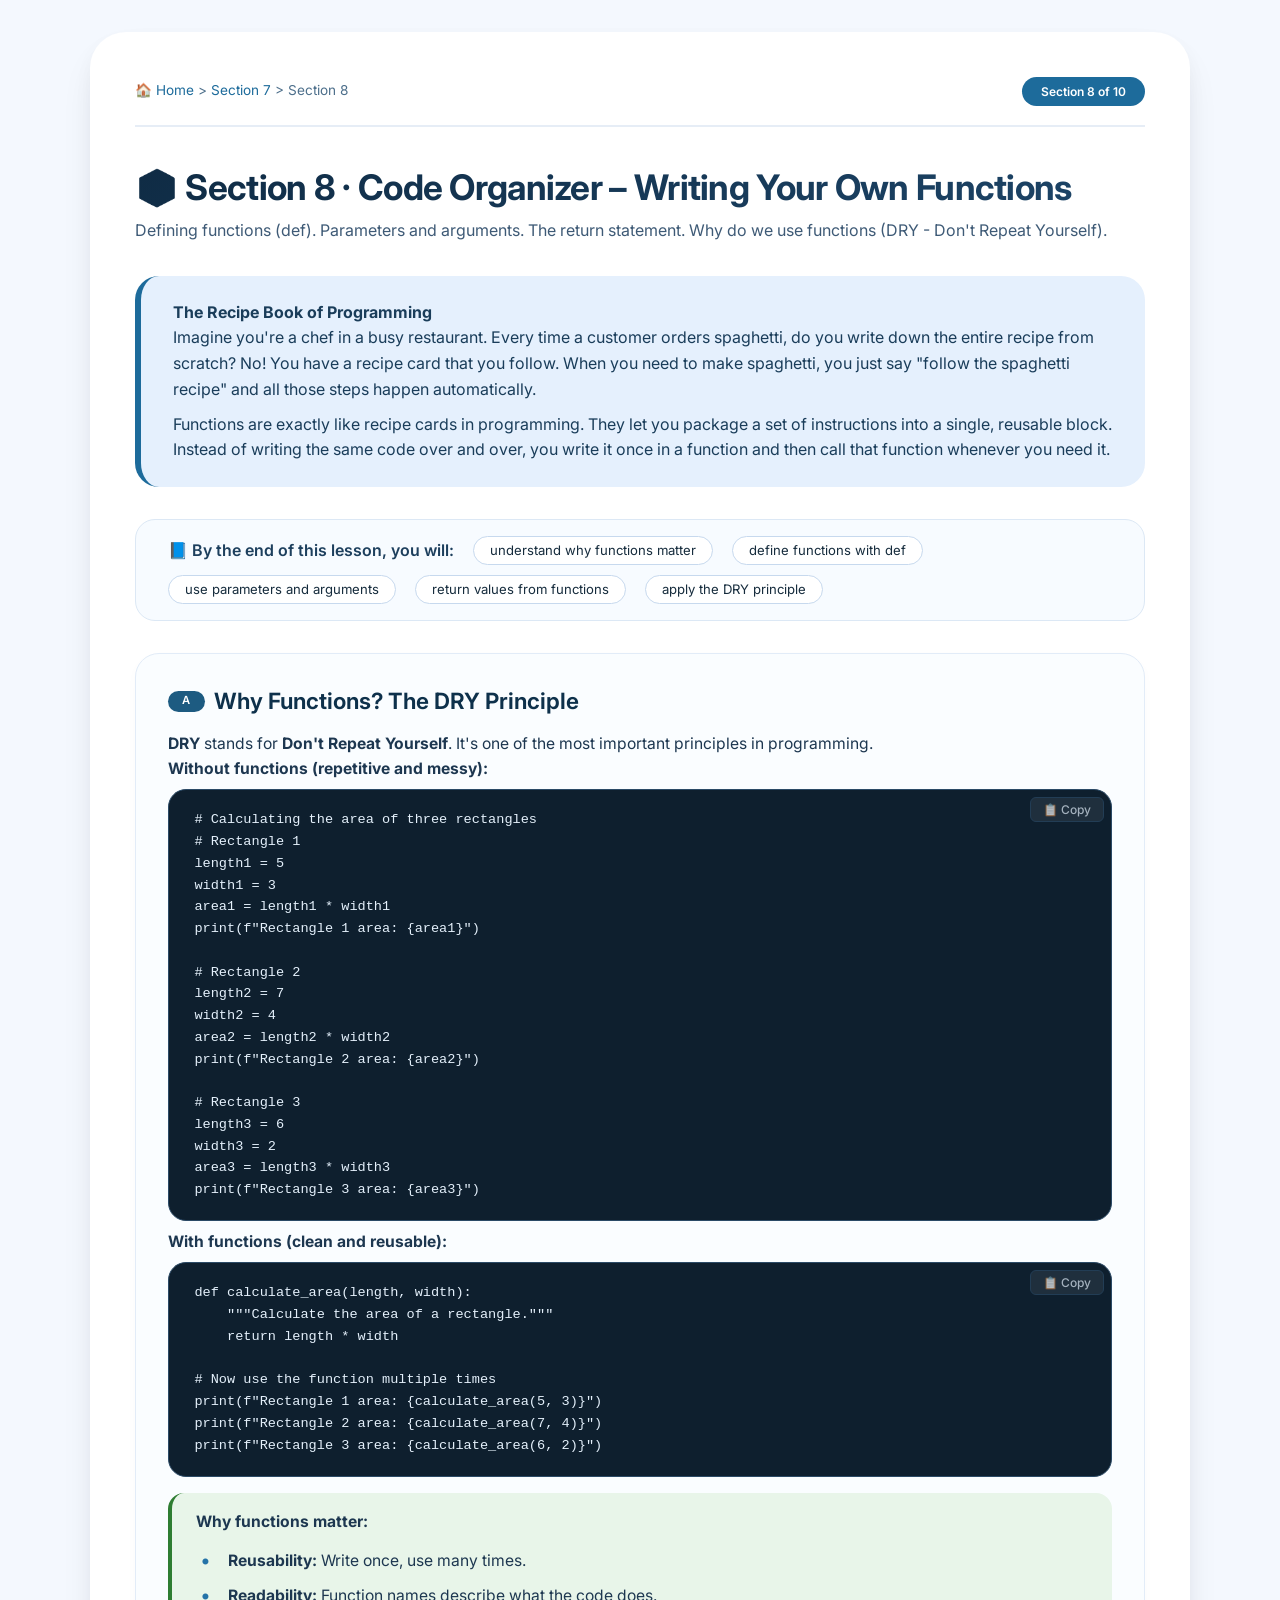
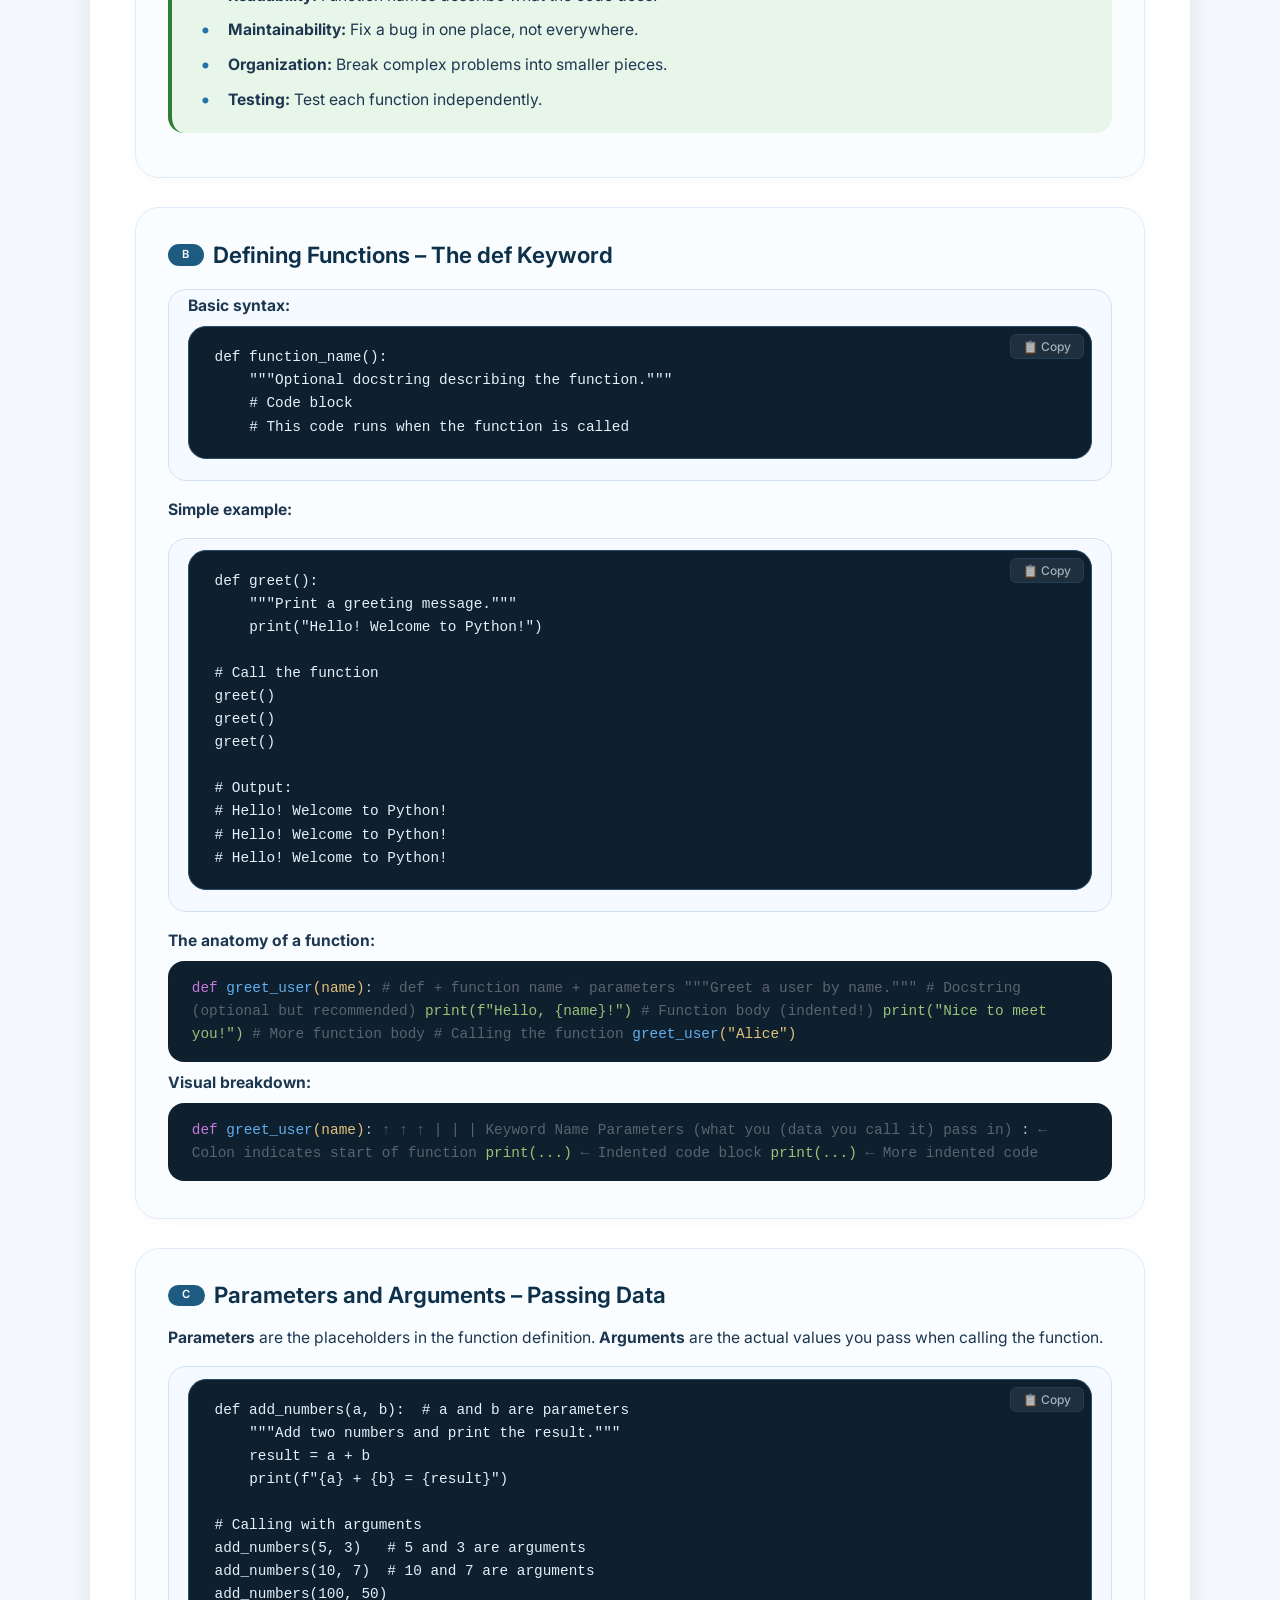
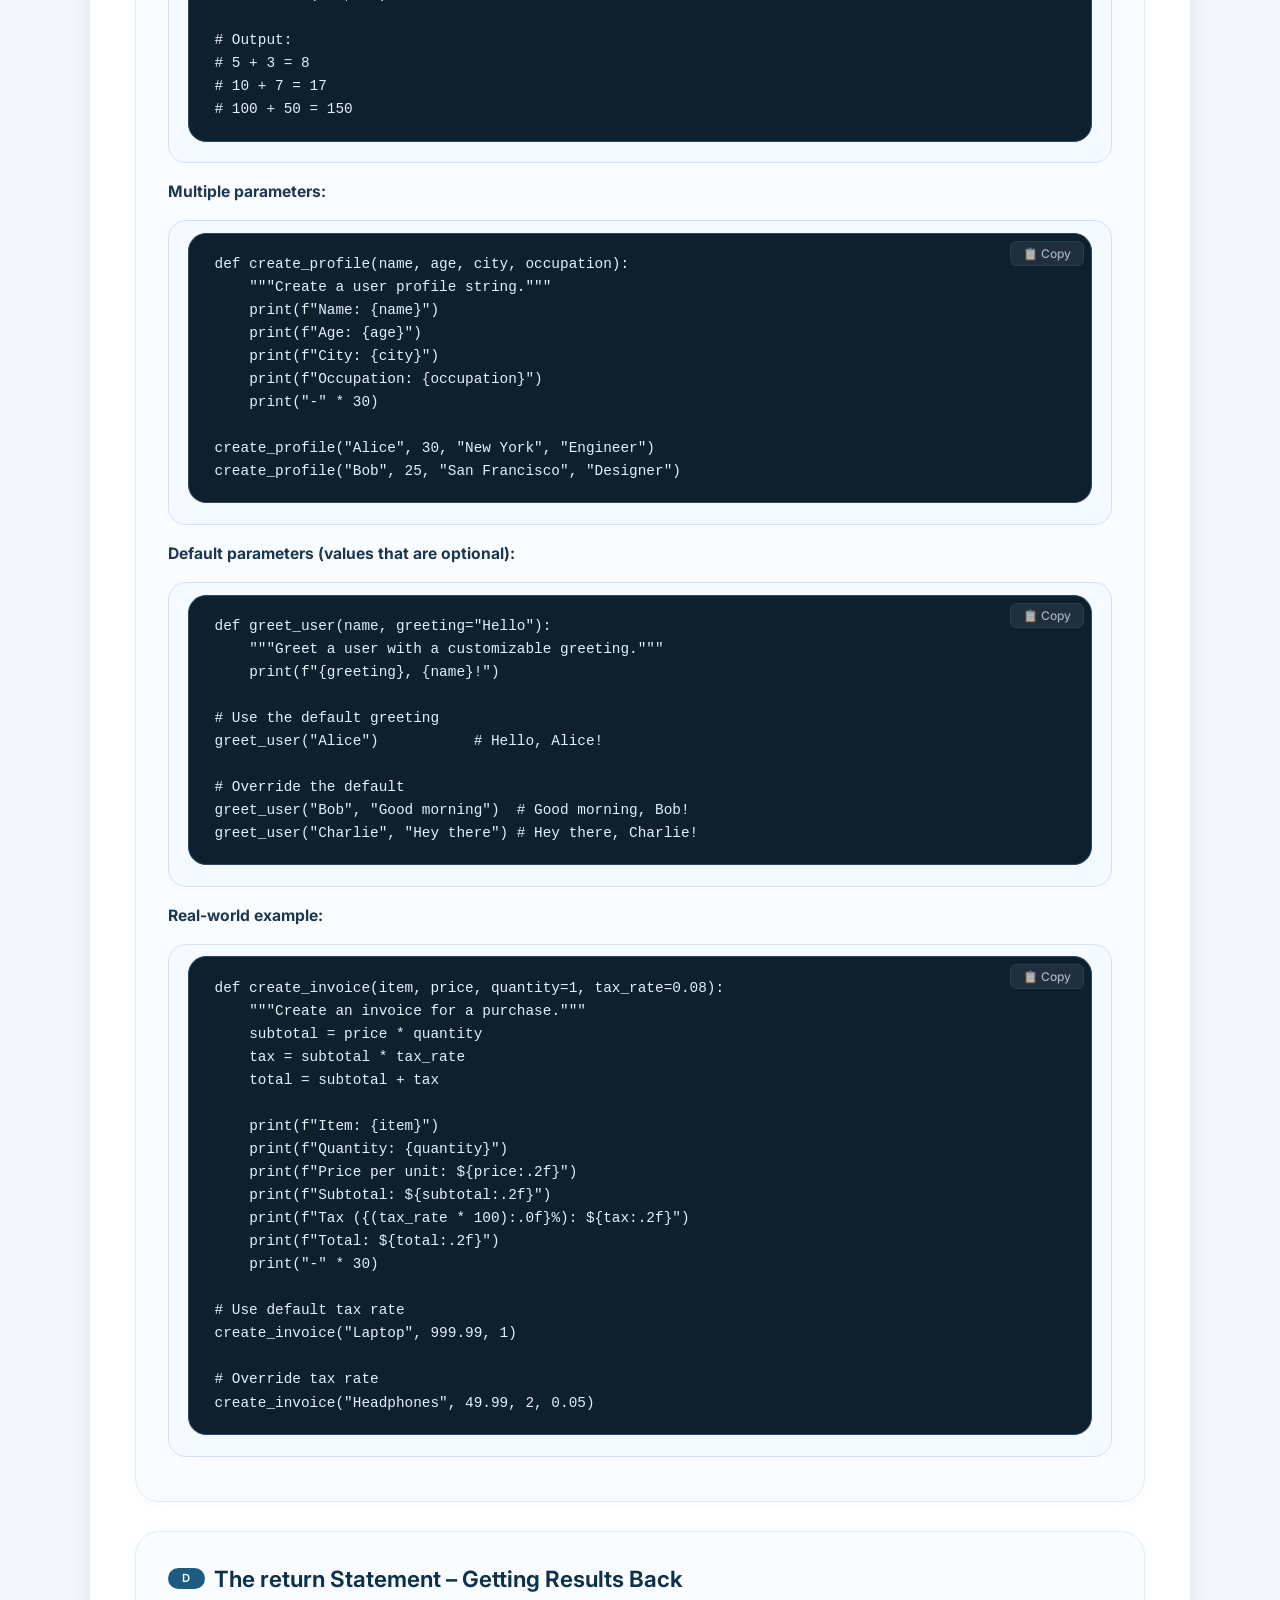
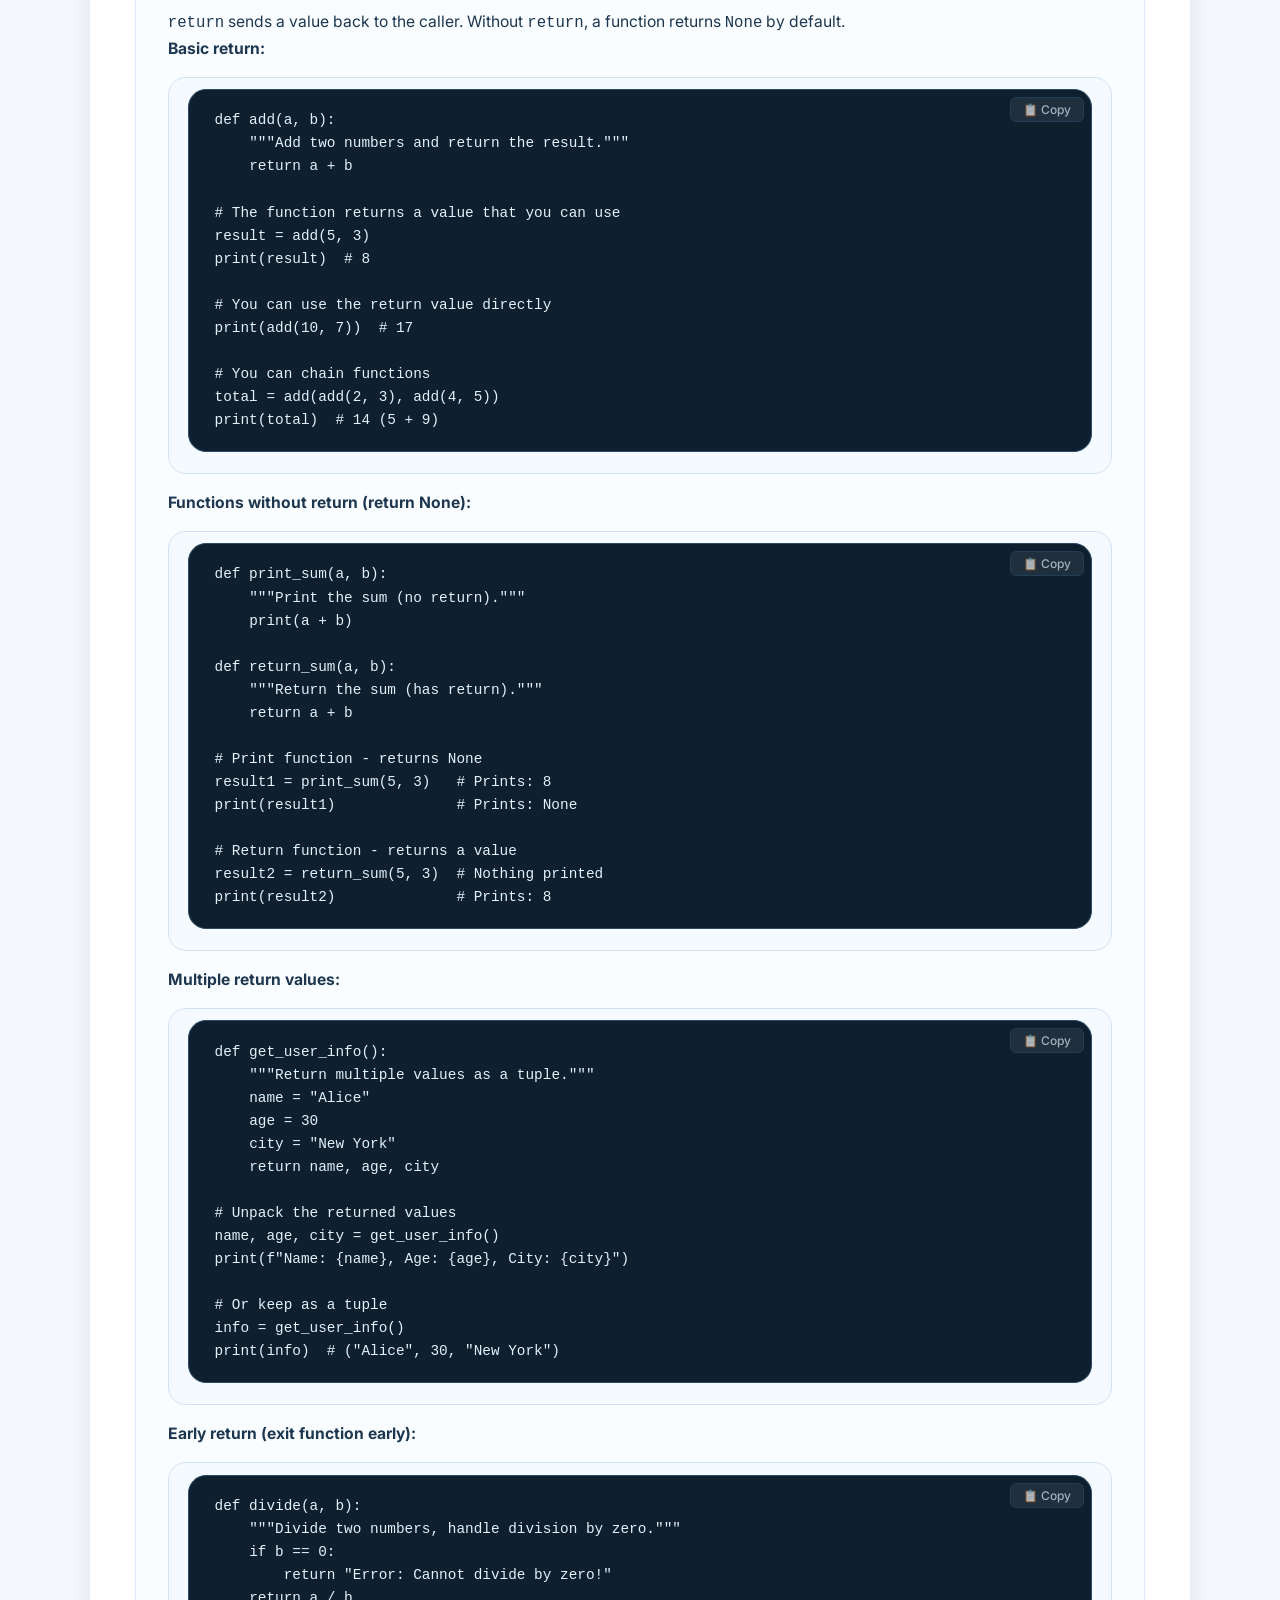
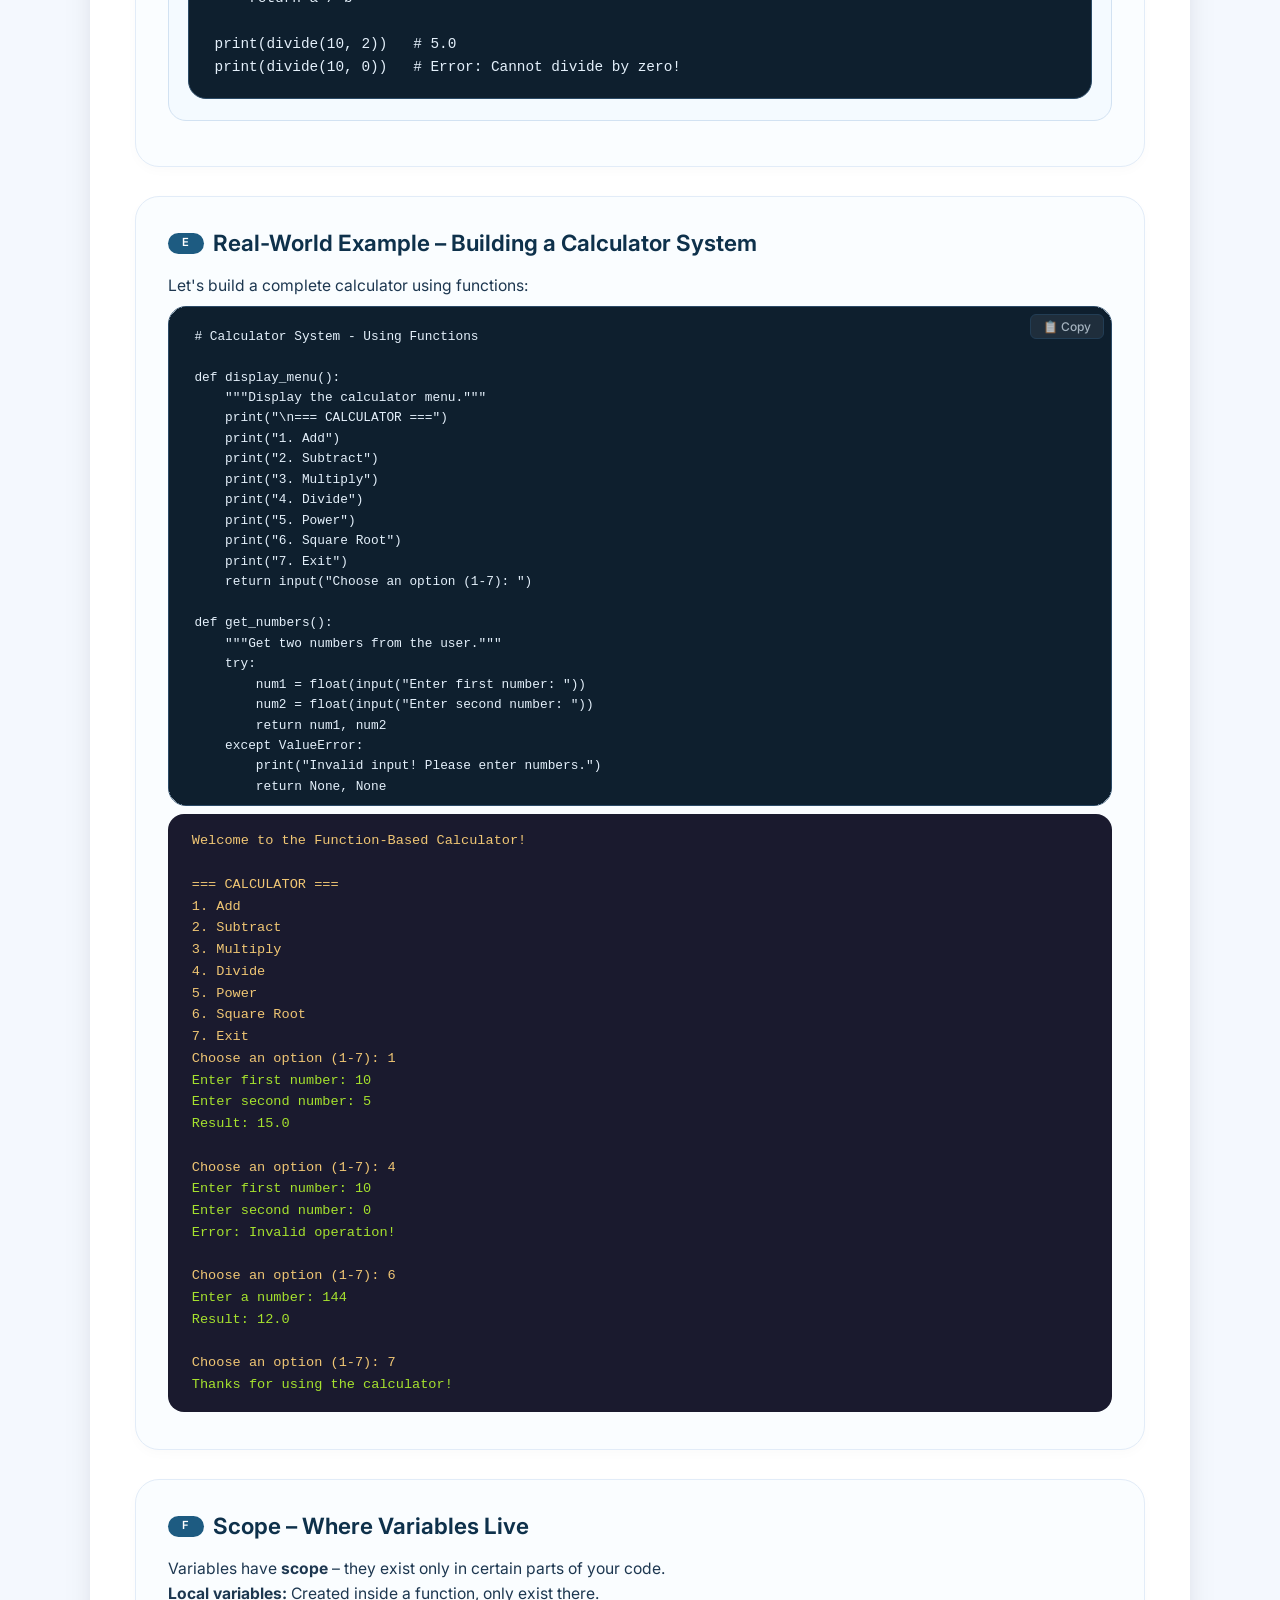
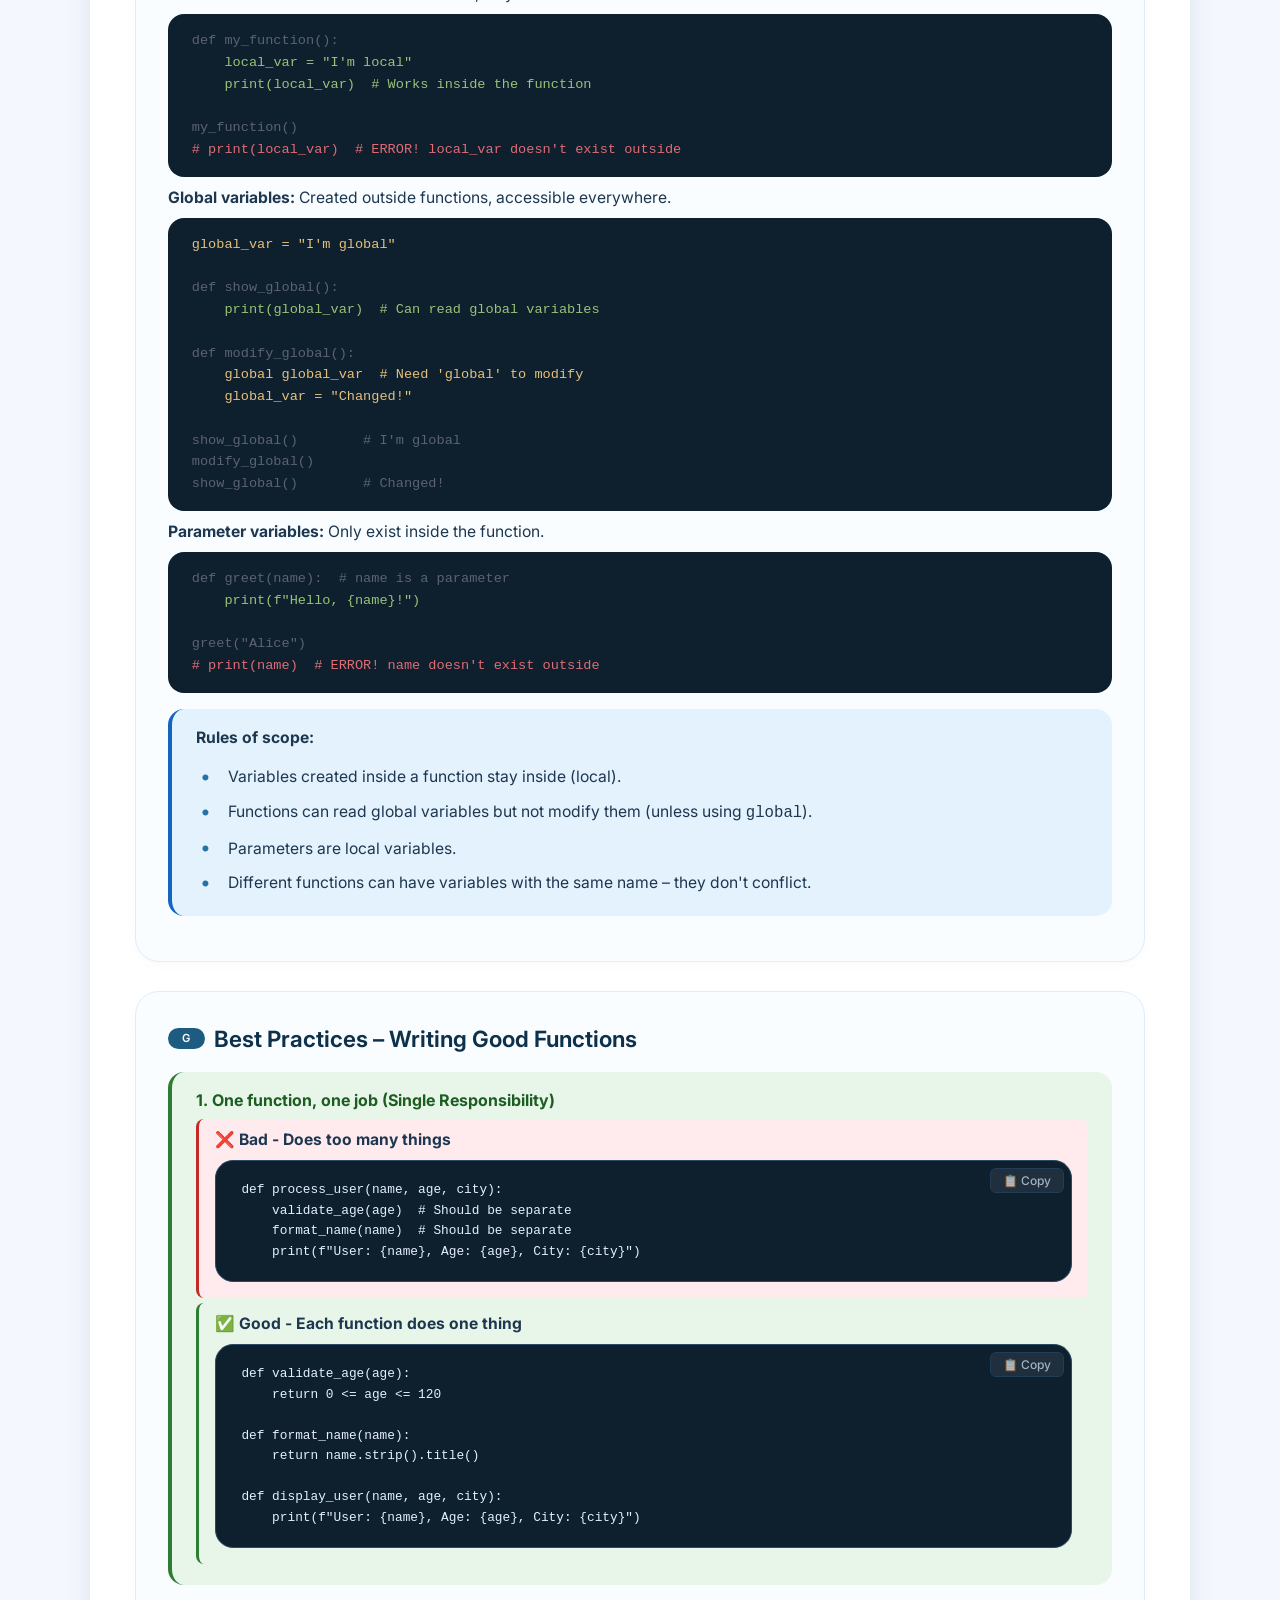
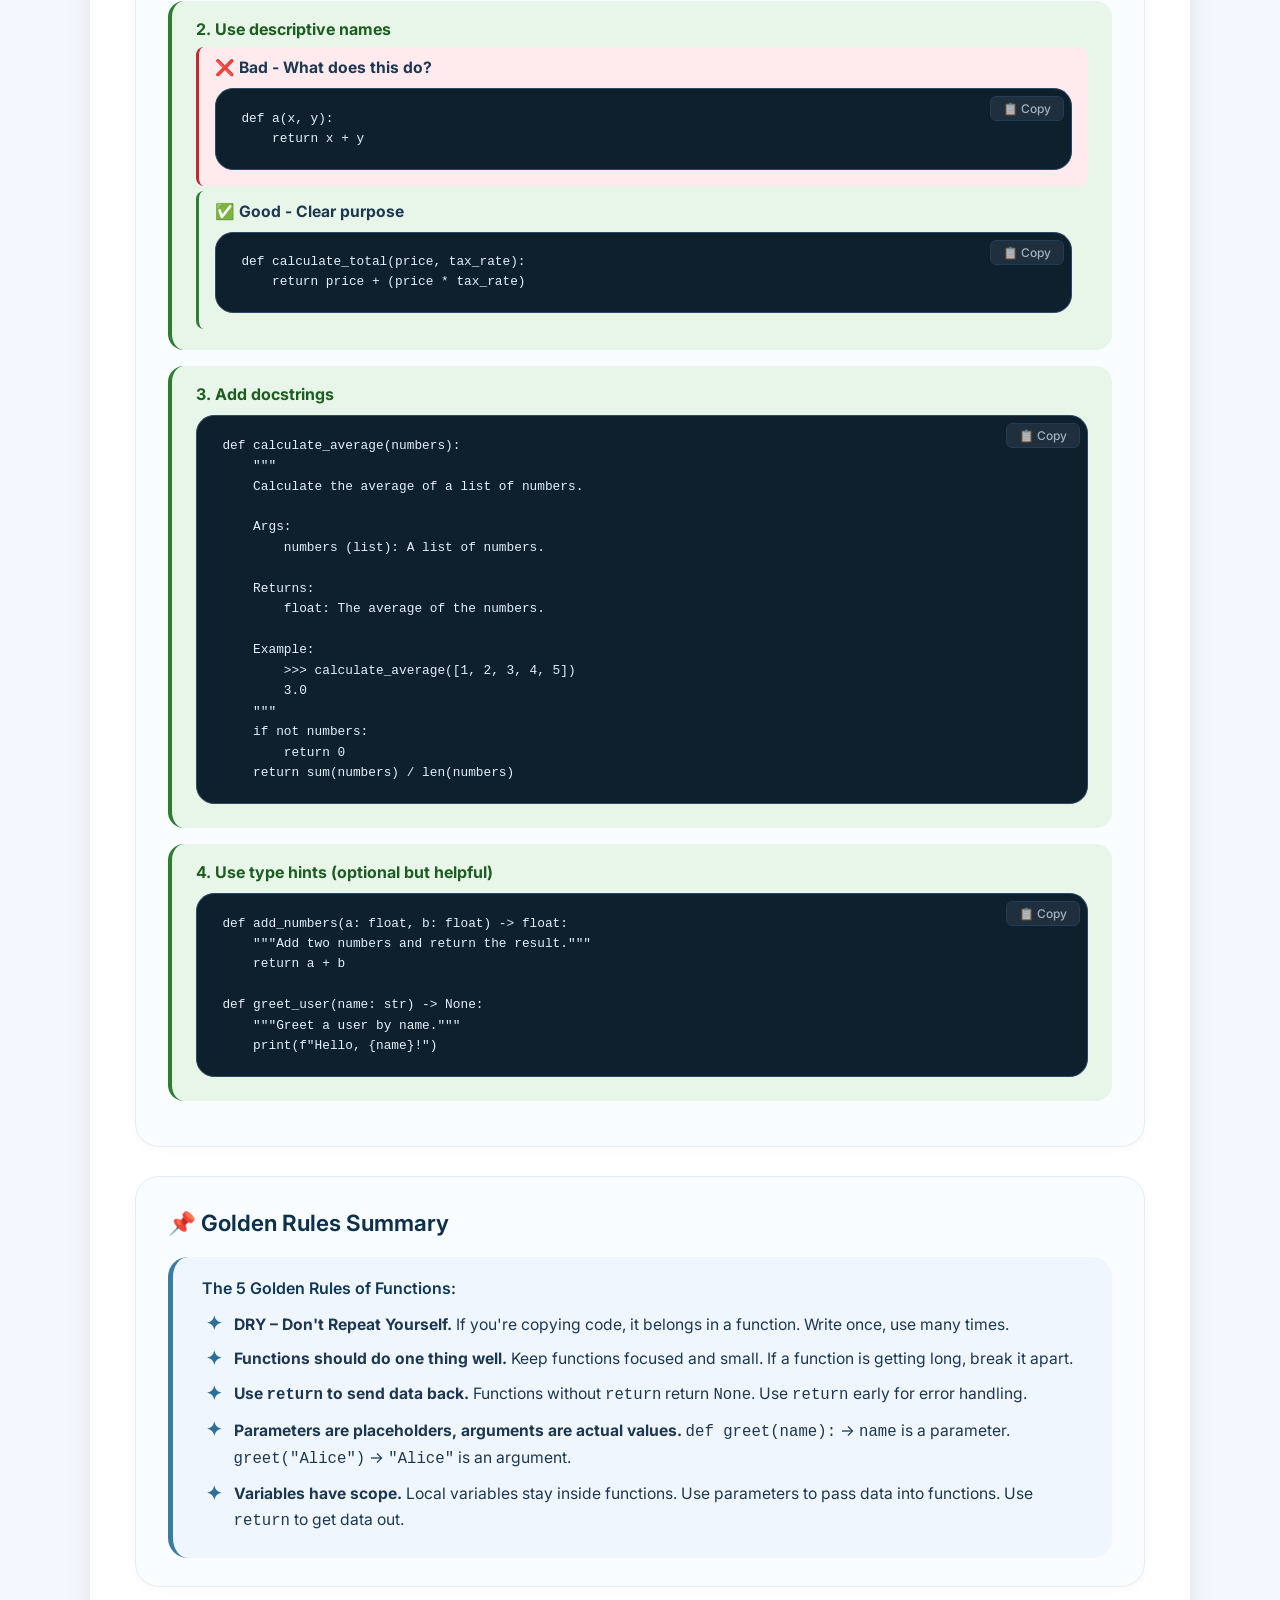
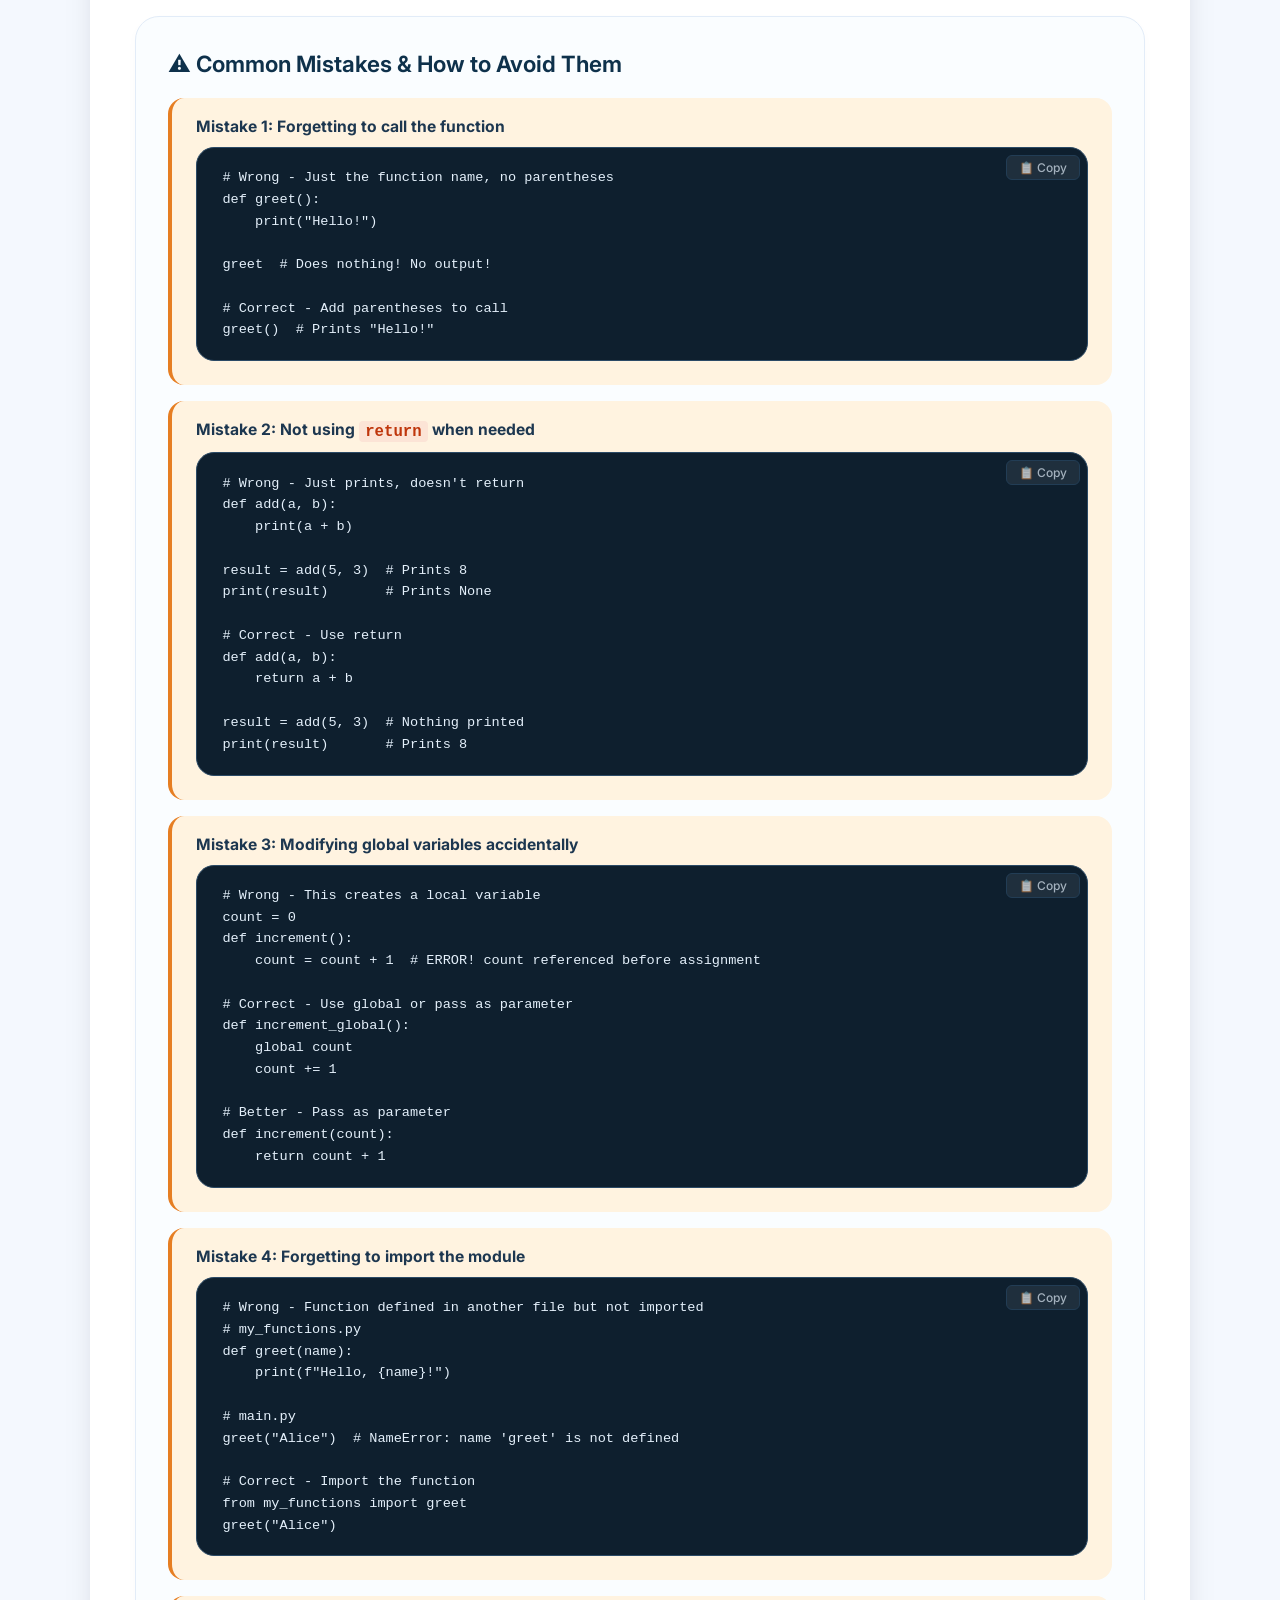
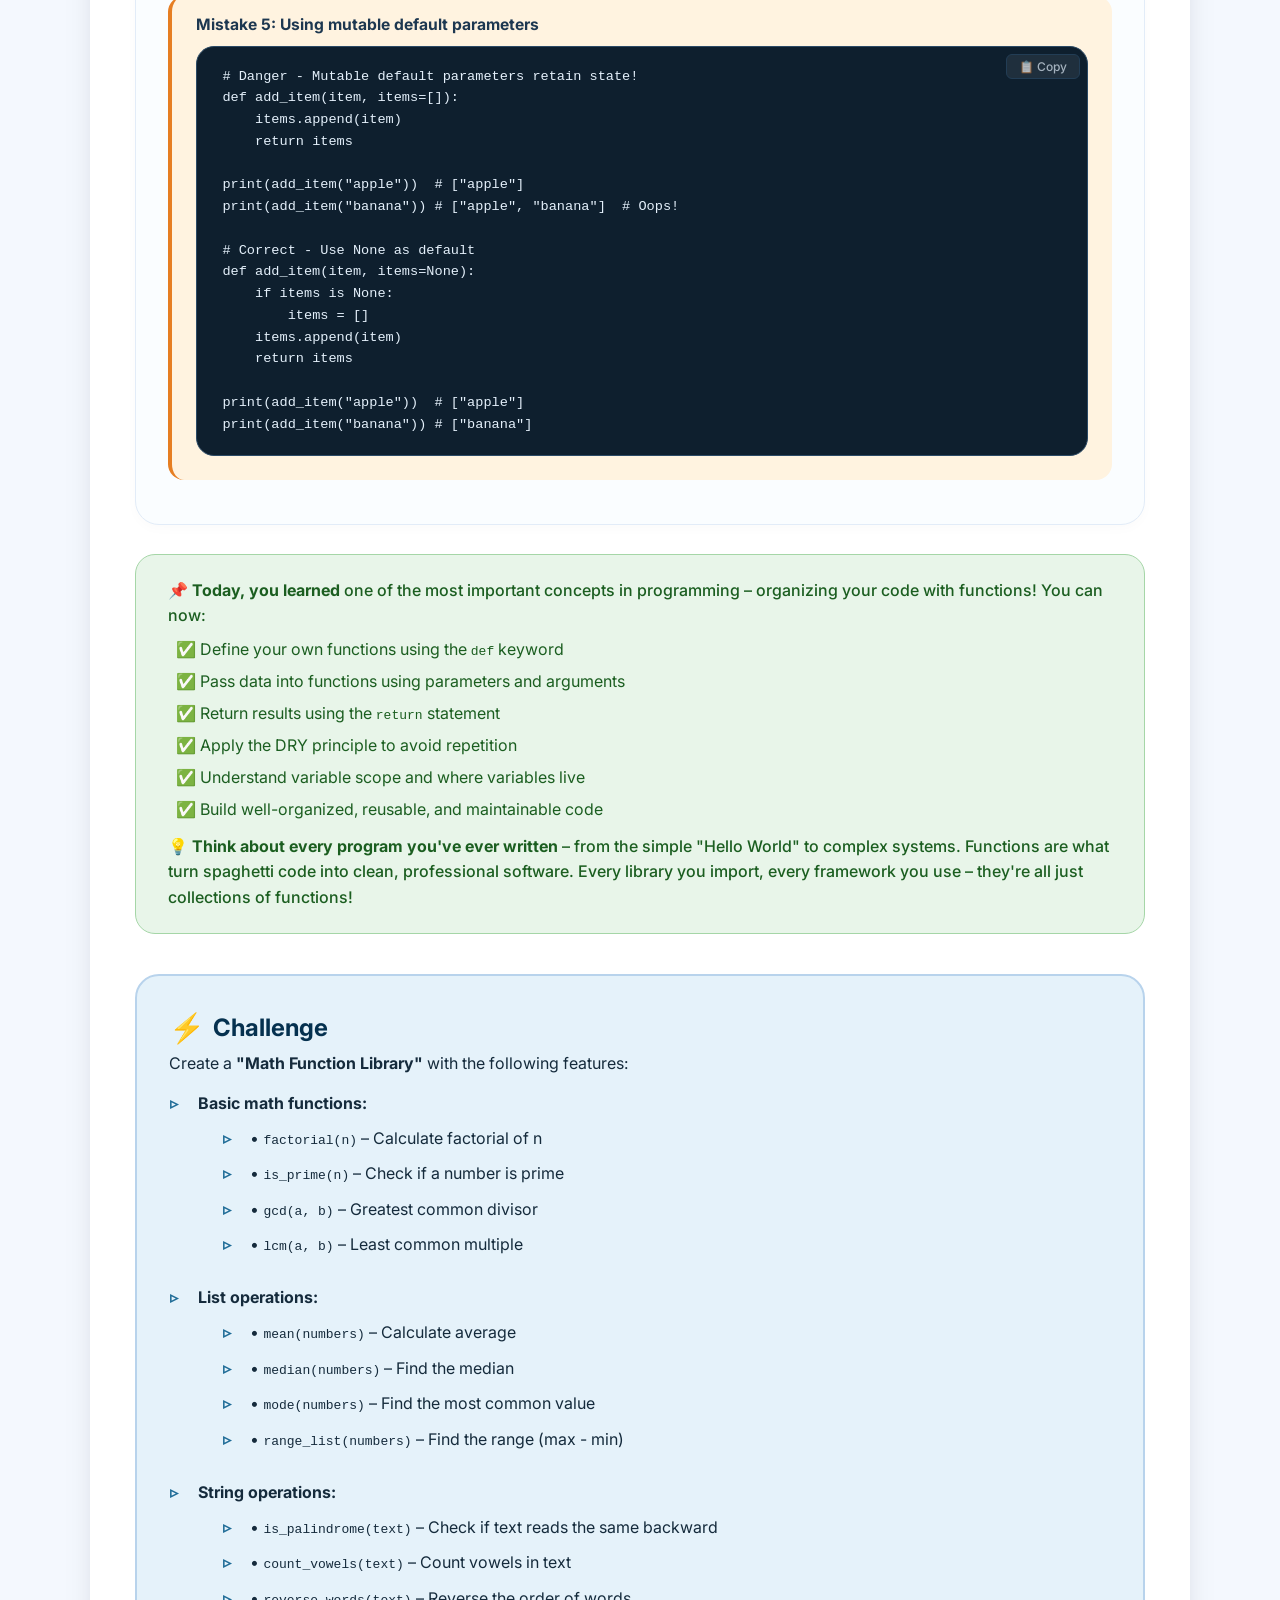
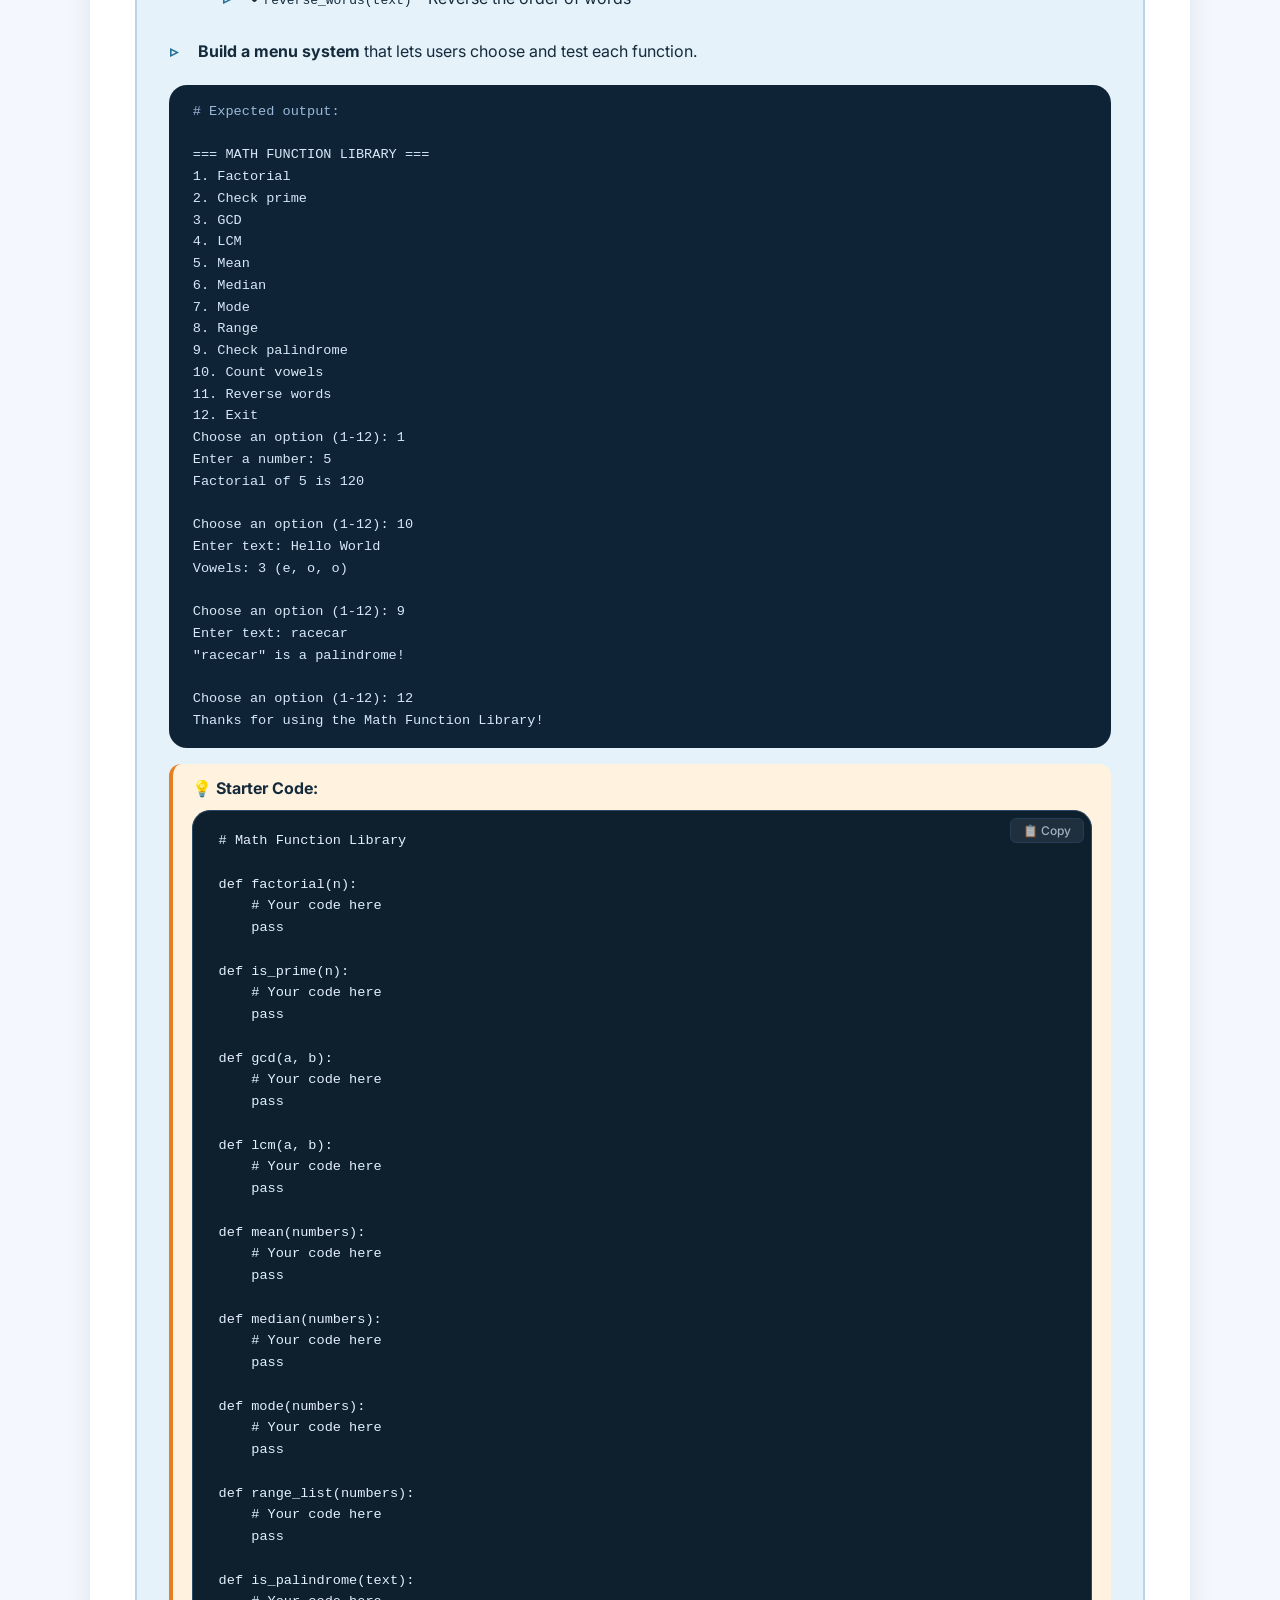
<file: section8-functions.html>
<!DOCTYPE html>
<html lang="en">
<head>
    <meta charset="UTF-8">
    <meta name="viewport" content="width=device-width, initial-scale=1.0">
    <title>Section 8 – Writing Your Own Functions | Basic Python</title>
    <link rel="preconnect" href="https://fonts.googleapis.com">
    <link rel="preconnect" href="https://fonts.gstatic.com" crossorigin>
    <link href="https://fonts.googleapis.com/css2?family=Inter:opsz,wght@14..32,400;14..32,500;14..32,600;14..32,700&display=swap" rel="stylesheet">
    <link rel="stylesheet" href="css/style.css">
    <style>
        /* ===== COPY BUTTON STYLES ===== */
        .code-wrapper {
            position: relative;
            margin: 0.5rem 0;
        }
        .code-wrapper .code-block {
            margin: 0;
            padding-right: 70px;
        }
        .copy-btn {
            position: absolute;
            top: 8px;
            right: 8px;
            background: rgba(255,255,255,0.1);
            color: #e4f0fb;
            border: 1px solid #2b4a66;
            border-radius: 6px;
            padding: 4px 12px;
            font-size: 0.75rem;
            cursor: pointer;
            transition: all 0.2s ease;
            font-family: 'Inter', sans-serif;
            font-weight: 500;
            opacity: 0.7;
            z-index: 10;
        }
        .copy-btn:hover {
            background: rgba(255,255,255,0.2);
            opacity: 1;
            border-color: #4a7a9a;
        }
        .copy-btn.copied {
            background: #2e7d32;
            border-color: #2e7d32;
            color: white;
            opacity: 1;
        }
        .copy-btn.copied::after {
            content: " ✓";
        }

        .function-visual {
            background: #0e1f2e;
            border-radius: 16px;
            padding: 1rem 1.5rem;
            color: #e4f0fb;
            font-family: 'JetBrains Mono', monospace;
            font-size: 0.9rem;
            margin: 0.5rem 0;
            overflow-x: auto;
        }
        .function-visual .keyword { color: #c678dd; }
        .function-visual .name { color: #61afef; }
        .function-visual .param { color: #e5c07b; }
        .function-visual .colon { color: #abb2bf; }
        .function-visual .comment { color: #5c6370; }
        .function-visual .body { color: #98c379; }

        .scope-demo {
            background: #0e1f2e;
            border-radius: 16px;
            padding: 1rem 1.5rem;
            color: #e4f0fb;
            font-family: 'JetBrains Mono', monospace;
            font-size: 0.85rem;
            margin: 0.5rem 0;
            overflow-x: auto;
            white-space: pre;
        }
        .scope-demo .local { color: #98c379; }
        .scope-demo .global { color: #e5c07b; }
        .scope-demo .error { color: #e06c75; }
        .scope-demo .comment { color: #5c6370; }

        .best-practice {
            background: #e8f5e9;
            border-radius: 16px;
            padding: 1rem 1.5rem;
            border-left: 4px solid #2e7d32;
            margin: 1rem 0;
        }
        .best-practice .bad {
            background: #ffebee;
            border-radius: 8px;
            padding: 0.5rem 1rem;
            margin: 0.3rem 0;
            border-left: 3px solid #c62828;
        }
        .best-practice .good {
            background: #e8f5e9;
            border-radius: 8px;
            padding: 0.5rem 1rem;
            margin: 0.3rem 0;
            border-left: 3px solid #2e7d32;
        }
        .best-practice code {
            background: rgba(0,0,0,0.08);
            padding: 0.1rem 0.4rem;
            border-radius: 4px;
        }

        .calculator-output {
            background: #1a1a2e;
            border-radius: 16px;
            padding: 1rem 1.5rem;
            color: #d6e8f9;
            font-family: 'JetBrains Mono', monospace;
            font-size: 0.85rem;
            margin: 0.5rem 0;
            overflow-x: auto;
            white-space: pre-wrap;
        }
        .calculator-output .prompt {
            color: #f0c674;
        }
        .calculator-output .output {
            color: #a6e22e;
        }
        .calculator-output .highlight {
            color: #f7768e;
        }

        .warning-box {
            background: #fff3e0;
            border-radius: 16px;
            padding: 1rem 1.5rem;
            border-left: 4px solid #e67e22;
            margin: 1rem 0;
        }
        .warning-box code {
            background: #fce4d6;
            padding: 0.1rem 0.4rem;
            border-radius: 4px;
            color: #bf360c;
        }

        .info-box {
            background: #e3f2fd;
            border-radius: 16px;
            padding: 1rem 1.5rem;
            border-left: 4px solid #1565c0;
            margin: 1rem 0;
        }

        .success-box {
            background: #e8f5e9;
            border-radius: 16px;
            padding: 1rem 1.5rem;
            border-left: 4px solid #2e7d32;
            margin: 1rem 0;
        }

        .example-box .code-wrapper {
            margin: 0.5rem 0;
        }
    </style>
</head>
<body>
    <div class="container">
        <!-- Top Navigation -->
        <div class="top-nav">
            <div class="breadcrumb">
                <a href="index.html">🏠 Home</a> &gt; <a href="section7-string-methods.html">Section 7</a> &gt; Section 8
            </div>
            <span class="section-badge">Section 8 of 10</span>
        </div>

        <!-- Section Header -->
        <div class="section-header">
            <h1>📦 Section 8 · Code Organizer – Writing Your Own Functions</h1>
            <div class="subtitle">Defining functions (def). Parameters and arguments. The return statement. Why do we use functions (DRY - Don't Repeat Yourself).</div>
        </div>

        <!-- Intro -->
        <div class="intro-block">
            <p><strong>The Recipe Book of Programming</strong></p>
            <p>Imagine you're a chef in a busy restaurant. Every time a customer orders spaghetti, do you write down the entire recipe from scratch? No! You have a recipe card that you follow. When you need to make spaghetti, you just say "follow the spaghetti recipe" and all those steps happen automatically.</p>
            <p style="margin-top: 0.6rem;">Functions are exactly like recipe cards in programming. They let you package a set of instructions into a single, reusable block. Instead of writing the same code over and over, you write it once in a function and then call that function whenever you need it.</p>
        </div>

        <!-- Learning Outcomes -->
        <div class="learning-outcomes">
            <span class="label">📘 By the end of this lesson, you will:</span>
            <span class="pill">understand why functions matter</span>
            <span class="pill">define functions with def</span>
            <span class="pill">use parameters and arguments</span>
            <span class="pill">return values from functions</span>
            <span class="pill">apply the DRY principle</span>
        </div>

        <!-- Part A: Why Functions -->
        <div class="part">
            <h2><span class="part-label">A</span> Why Functions? The DRY Principle</h2>
            <p><strong>DRY</strong> stands for <strong>Don't Repeat Yourself</strong>. It's one of the most important principles in programming.</p>

            <p><strong>Without functions (repetitive and messy):</strong></p>
            <div class="code-wrapper">
                <button class="copy-btn" onclick="copyCode(this)">📋 Copy</button>
                <div class="code-block" style="font-size: 0.85rem;"># Calculating the area of three rectangles
# Rectangle 1
length1 = 5
width1 = 3
area1 = length1 * width1
print(f"Rectangle 1 area: {area1}")

# Rectangle 2
length2 = 7
width2 = 4
area2 = length2 * width2
print(f"Rectangle 2 area: {area2}")

# Rectangle 3
length3 = 6
width3 = 2
area3 = length3 * width3
print(f"Rectangle 3 area: {area3}")</div>
            </div>

            <p><strong>With functions (clean and reusable):</strong></p>
            <div class="code-wrapper">
                <button class="copy-btn" onclick="copyCode(this)">📋 Copy</button>
                <div class="code-block" style="font-size: 0.85rem;">def calculate_area(length, width):
    """Calculate the area of a rectangle."""
    return length * width

# Now use the function multiple times
print(f"Rectangle 1 area: {calculate_area(5, 3)}")
print(f"Rectangle 2 area: {calculate_area(7, 4)}")
print(f"Rectangle 3 area: {calculate_area(6, 2)}")</div>
            </div>

            <div class="success-box">
                <p><strong>Why functions matter:</strong></p>
                <ul>
                    <li><strong>Reusability:</strong> Write once, use many times.</li>
                    <li><strong>Readability:</strong> Function names describe what the code does.</li>
                    <li><strong>Maintainability:</strong> Fix a bug in one place, not everywhere.</li>
                    <li><strong>Organization:</strong> Break complex problems into smaller pieces.</li>
                    <li><strong>Testing:</strong> Test each function independently.</li>
                </ul>
            </div>
        </div>

        <!-- Part B: Defining Functions -->
        <div class="part">
            <h2><span class="part-label">B</span> Defining Functions – The def Keyword</h2>

            <div class="example-box">
                <p><strong>Basic syntax:</strong></p>
                <div class="code-wrapper">
                    <button class="copy-btn" onclick="copyCode(this)">📋 Copy</button>
                    <div class="code-block">def function_name():
    """Optional docstring describing the function."""
    # Code block
    # This code runs when the function is called</div>
                </div>
            </div>

            <p><strong>Simple example:</strong></p>
            <div class="example-box">
                <div class="code-wrapper">
                    <button class="copy-btn" onclick="copyCode(this)">📋 Copy</button>
                    <div class="code-block">def greet():
    """Print a greeting message."""
    print("Hello! Welcome to Python!")

# Call the function
greet()
greet()
greet()

# Output:
# Hello! Welcome to Python!
# Hello! Welcome to Python!
# Hello! Welcome to Python!</div>
                </div>
            </div>

            <p><strong>The anatomy of a function:</strong></p>
            <div class="function-visual"><span class="keyword">def</span> <span class="name">greet_user</span><span class="param">(name)</span><span class="colon">:</span>           <span class="comment"># def + function name + parameters</span>
    <span class="comment">"""Greet a user by name."""</span> <span class="comment"># Docstring (optional but recommended)</span>
    <span class="body">print(f"Hello, {name}!")</span>    <span class="comment"># Function body (indented!)</span>
    <span class="body">print("Nice to meet you!")</span>  <span class="comment"># More function body</span>

<span class="comment"># Calling the function</span>
<span class="name">greet_user</span><span class="param">("Alice")</span></div>

            <p><strong>Visual breakdown:</strong></p>
            <div class="function-visual"><span class="keyword">def</span> <span class="name">greet_user</span><span class="param">(name)</span><span class="colon">:</span>
    <span class="comment">↑       ↑       ↑</span>
    <span class="comment">|       |       |</span>
  <span class="comment">Keyword  Name  Parameters</span>
           <span class="comment">(what you (data you</span>
           <span class="comment">call it)  pass in)</span>

    <span class="colon">:</span>              <span class="comment">← Colon indicates start of function</span>
    <span class="body">print(...)</span>     <span class="comment">← Indented code block</span>
    <span class="body">print(...)</span>     <span class="comment">← More indented code</span></div>
        </div>

        <!-- Part C: Parameters and Arguments -->
        <div class="part">
            <h2><span class="part-label">C</span> Parameters and Arguments – Passing Data</h2>
            <p><strong>Parameters</strong> are the placeholders in the function definition. <strong>Arguments</strong> are the actual values you pass when calling the function.</p>

            <div class="example-box">
                <div class="code-wrapper">
                    <button class="copy-btn" onclick="copyCode(this)">📋 Copy</button>
                    <div class="code-block">def add_numbers(a, b):  # a and b are parameters
    """Add two numbers and print the result."""
    result = a + b
    print(f"{a} + {b} = {result}")

# Calling with arguments
add_numbers(5, 3)   # 5 and 3 are arguments
add_numbers(10, 7)  # 10 and 7 are arguments
add_numbers(100, 50)

# Output:
# 5 + 3 = 8
# 10 + 7 = 17
# 100 + 50 = 150</div>
                </div>
            </div>

            <p><strong>Multiple parameters:</strong></p>
            <div class="example-box">
                <div class="code-wrapper">
                    <button class="copy-btn" onclick="copyCode(this)">📋 Copy</button>
                    <div class="code-block">def create_profile(name, age, city, occupation):
    """Create a user profile string."""
    print(f"Name: {name}")
    print(f"Age: {age}")
    print(f"City: {city}")
    print(f"Occupation: {occupation}")
    print("-" * 30)

create_profile("Alice", 30, "New York", "Engineer")
create_profile("Bob", 25, "San Francisco", "Designer")</div>
                </div>
            </div>

            <p><strong>Default parameters (values that are optional):</strong></p>
            <div class="example-box">
                <div class="code-wrapper">
                    <button class="copy-btn" onclick="copyCode(this)">📋 Copy</button>
                    <div class="code-block">def greet_user(name, greeting="Hello"):
    """Greet a user with a customizable greeting."""
    print(f"{greeting}, {name}!")

# Use the default greeting
greet_user("Alice")           # Hello, Alice!

# Override the default
greet_user("Bob", "Good morning")  # Good morning, Bob!
greet_user("Charlie", "Hey there") # Hey there, Charlie!</div>
                </div>
            </div>

            <p><strong>Real-world example:</strong></p>
            <div class="example-box">
                <div class="code-wrapper">
                    <button class="copy-btn" onclick="copyCode(this)">📋 Copy</button>
                    <div class="code-block">def create_invoice(item, price, quantity=1, tax_rate=0.08):
    """Create an invoice for a purchase."""
    subtotal = price * quantity
    tax = subtotal * tax_rate
    total = subtotal + tax
    
    print(f"Item: {item}")
    print(f"Quantity: {quantity}")
    print(f"Price per unit: ${price:.2f}")
    print(f"Subtotal: ${subtotal:.2f}")
    print(f"Tax ({(tax_rate * 100):.0f}%): ${tax:.2f}")
    print(f"Total: ${total:.2f}")
    print("-" * 30)

# Use default tax rate
create_invoice("Laptop", 999.99, 1)

# Override tax rate
create_invoice("Headphones", 49.99, 2, 0.05)</div>
                </div>
            </div>
        </div>

        <!-- Part D: The return Statement -->
        <div class="part">
            <h2><span class="part-label">D</span> The return Statement – Getting Results Back</h2>
            <p><code>return</code> sends a value back to the caller. Without <code>return</code>, a function returns <code>None</code> by default.</p>

            <p><strong>Basic return:</strong></p>
            <div class="example-box">
                <div class="code-wrapper">
                    <button class="copy-btn" onclick="copyCode(this)">📋 Copy</button>
                    <div class="code-block">def add(a, b):
    """Add two numbers and return the result."""
    return a + b

# The function returns a value that you can use
result = add(5, 3)
print(result)  # 8

# You can use the return value directly
print(add(10, 7))  # 17

# You can chain functions
total = add(add(2, 3), add(4, 5))
print(total)  # 14 (5 + 9)</div>
                </div>
            </div>

            <p><strong>Functions without return (return None):</strong></p>
            <div class="example-box">
                <div class="code-wrapper">
                    <button class="copy-btn" onclick="copyCode(this)">📋 Copy</button>
                    <div class="code-block">def print_sum(a, b):
    """Print the sum (no return)."""
    print(a + b)

def return_sum(a, b):
    """Return the sum (has return)."""
    return a + b

# Print function - returns None
result1 = print_sum(5, 3)   # Prints: 8
print(result1)              # Prints: None

# Return function - returns a value
result2 = return_sum(5, 3)  # Nothing printed
print(result2)              # Prints: 8</div>
                </div>
            </div>

            <p><strong>Multiple return values:</strong></p>
            <div class="example-box">
                <div class="code-wrapper">
                    <button class="copy-btn" onclick="copyCode(this)">📋 Copy</button>
                    <div class="code-block">def get_user_info():
    """Return multiple values as a tuple."""
    name = "Alice"
    age = 30
    city = "New York"
    return name, age, city

# Unpack the returned values
name, age, city = get_user_info()
print(f"Name: {name}, Age: {age}, City: {city}")

# Or keep as a tuple
info = get_user_info()
print(info)  # ("Alice", 30, "New York")</div>
                </div>
            </div>

            <p><strong>Early return (exit function early):</strong></p>
            <div class="example-box">
                <div class="code-wrapper">
                    <button class="copy-btn" onclick="copyCode(this)">📋 Copy</button>
                    <div class="code-block">def divide(a, b):
    """Divide two numbers, handle division by zero."""
    if b == 0:
        return "Error: Cannot divide by zero!"
    return a / b

print(divide(10, 2))   # 5.0
print(divide(10, 0))   # Error: Cannot divide by zero!</div>
                </div>
            </div>
        </div>

        <!-- Part E: Calculator System -->
        <div class="part">
            <h2><span class="part-label">E</span> Real-World Example – Building a Calculator System</h2>
            <p>Let's build a complete calculator using functions:</p>

            <div class="code-wrapper">
                <button class="copy-btn" onclick="copyCode(this)">📋 Copy</button>
                <div class="code-block" style="font-size: 0.8rem; max-height: 500px; overflow-y: auto;"># Calculator System - Using Functions

def display_menu():
    """Display the calculator menu."""
    print("\n=== CALCULATOR ===")
    print("1. Add")
    print("2. Subtract")
    print("3. Multiply")
    print("4. Divide")
    print("5. Power")
    print("6. Square Root")
    print("7. Exit")
    return input("Choose an option (1-7): ")

def get_numbers():
    """Get two numbers from the user."""
    try:
        num1 = float(input("Enter first number: "))
        num2 = float(input("Enter second number: "))
        return num1, num2
    except ValueError:
        print("Invalid input! Please enter numbers.")
        return None, None

def add(a, b):
    """Add two numbers."""
    return a + b

def subtract(a, b):
    """Subtract b from a."""
    return a - b

def multiply(a, b):
    """Multiply two numbers."""
    return a * b

def divide(a, b):
    """Divide a by b."""
    if b == 0:
        return None  # Special value for division by zero
    return a / b

def power(a, b):
    """Raise a to the power of b."""
    return a ** b

def square_root(a):
    """Calculate the square root of a."""
    if a < 0:
        return None  # Cannot calculate square root of negative
    return a ** 0.5

def display_result(operation, result):
    """Display the result of an operation."""
    if result is None:
        print("Error: Invalid operation!")
    else:
        print(f"Result: {result}")

def main():
    """Main program loop."""
    print("Welcome to the Function-Based Calculator!")
    
    while True:
        choice = display_menu()
        
        if choice == "1":  # Add
            num1, num2 = get_numbers()
            if num1 is not None:
                result = add(num1, num2)
                display_result("Addition", result)
        
        elif choice == "2":  # Subtract
            num1, num2 = get_numbers()
            if num1 is not None:
                result = subtract(num1, num2)
                display_result("Subtraction", result)
        
        elif choice == "3":  # Multiply
            num1, num2 = get_numbers()
            if num1 is not None:
                result = multiply(num1, num2)
                display_result("Multiplication", result)
        
        elif choice == "4":  # Divide
            num1, num2 = get_numbers()
            if num1 is not None:
                result = divide(num1, num2)
                display_result("Division", result)
        
        elif choice == "5":  # Power
            num1, num2 = get_numbers()
            if num1 is not None:
                result = power(num1, num2)
                display_result("Power", result)
        
        elif choice == "6":  # Square Root
            try:
                num = float(input("Enter a number: "))
                result = square_root(num)
                display_result("Square Root", result)
            except ValueError:
                print("Invalid input! Please enter a number.")
        
        elif choice == "7":  # Exit
            print("Thanks for using the calculator!")
            break
        
        else:
            print("Invalid option! Please choose 1-7.")

if __name__ == "__main__":
    main()</div>
            </div>

            <div class="calculator-output"><span class="prompt">Welcome to the Function-Based Calculator!</span>

<span class="prompt">=== CALCULATOR ===</span>
<span class="prompt">1. Add</span>
<span class="prompt">2. Subtract</span>
<span class="prompt">3. Multiply</span>
<span class="prompt">4. Divide</span>
<span class="prompt">5. Power</span>
<span class="prompt">6. Square Root</span>
<span class="prompt">7. Exit</span>
<span class="prompt">Choose an option (1-7): 1</span>
<span class="output">Enter first number: 10</span>
<span class="output">Enter second number: 5</span>
<span class="output">Result: 15.0</span>

<span class="prompt">Choose an option (1-7): 4</span>
<span class="output">Enter first number: 10</span>
<span class="output">Enter second number: 0</span>
<span class="output">Error: Invalid operation!</span>

<span class="prompt">Choose an option (1-7): 6</span>
<span class="output">Enter a number: 144</span>
<span class="output">Result: 12.0</span>

<span class="prompt">Choose an option (1-7): 7</span>
<span class="output">Thanks for using the calculator!</span></div>
        </div>

        <!-- Part F: Scope -->
        <div class="part">
            <h2><span class="part-label">F</span> Scope – Where Variables Live</h2>
            <p>Variables have <strong>scope</strong> – they exist only in certain parts of your code.</p>

            <p><strong>Local variables:</strong> Created inside a function, only exist there.</p>
            <div class="scope-demo"><span class="comment">def my_function():</span>
    <span class="local">local_var = "I'm local"</span>
    <span class="local">print(local_var)  # Works inside the function</span>

<span class="comment">my_function()</span>
<span class="error"># print(local_var)  # ERROR! local_var doesn't exist outside</span></div>

            <p><strong>Global variables:</strong> Created outside functions, accessible everywhere.</p>
            <div class="scope-demo"><span class="global">global_var = "I'm global"</span>

<span class="comment">def show_global():</span>
    <span class="local">print(global_var)  # Can read global variables</span>

<span class="comment">def modify_global():</span>
    <span class="global">global global_var  # Need 'global' to modify</span>
    <span class="global">global_var = "Changed!"</span>

<span class="comment">show_global()        # I'm global</span>
<span class="comment">modify_global()</span>
<span class="comment">show_global()        # Changed!</span></div>

            <p><strong>Parameter variables:</strong> Only exist inside the function.</p>
            <div class="scope-demo"><span class="comment">def greet(name):  # name is a parameter</span>
    <span class="local">print(f"Hello, {name}!")</span>

<span class="comment">greet("Alice")</span>
<span class="error"># print(name)  # ERROR! name doesn't exist outside</span></div>

            <div class="info-box">
                <p><strong>Rules of scope:</strong></p>
                <ul>
                    <li>Variables created inside a function stay inside (local).</li>
                    <li>Functions can read global variables but not modify them (unless using <code>global</code>).</li>
                    <li>Parameters are local variables.</li>
                    <li>Different functions can have variables with the same name – they don't conflict.</li>
                </ul>
            </div>
        </div>

        <!-- Part G: Best Practices -->
        <div class="part">
            <h2><span class="part-label">G</span> Best Practices – Writing Good Functions</h2>

            <div class="best-practice">
                <h4 style="color: #1b5e20;">1. One function, one job (Single Responsibility)</h4>
                <div class="bad">
                    <p><strong>❌ Bad - Does too many things</strong></p>
                    <div class="code-wrapper">
                        <button class="copy-btn" onclick="copyCode(this)">📋 Copy</button>
                        <div class="code-block" style="font-size: 0.8rem;">def process_user(name, age, city):
    validate_age(age)  # Should be separate
    format_name(name)  # Should be separate
    print(f"User: {name}, Age: {age}, City: {city}")</div>
                    </div>
                </div>
                <div class="good">
                    <p><strong>✅ Good - Each function does one thing</strong></p>
                    <div class="code-wrapper">
                        <button class="copy-btn" onclick="copyCode(this)">📋 Copy</button>
                        <div class="code-block" style="font-size: 0.8rem;">def validate_age(age):
    return 0 <= age <= 120

def format_name(name):
    return name.strip().title()

def display_user(name, age, city):
    print(f"User: {name}, Age: {age}, City: {city}")</div>
                    </div>
                </div>
            </div>

            <div class="best-practice">
                <h4 style="color: #1b5e20;">2. Use descriptive names</h4>
                <div class="bad">
                    <p><strong>❌ Bad - What does this do?</strong></p>
                    <div class="code-wrapper">
                        <button class="copy-btn" onclick="copyCode(this)">📋 Copy</button>
                        <div class="code-block" style="font-size: 0.8rem;">def a(x, y):
    return x + y</div>
                    </div>
                </div>
                <div class="good">
                    <p><strong>✅ Good - Clear purpose</strong></p>
                    <div class="code-wrapper">
                        <button class="copy-btn" onclick="copyCode(this)">📋 Copy</button>
                        <div class="code-block" style="font-size: 0.8rem;">def calculate_total(price, tax_rate):
    return price + (price * tax_rate)</div>
                    </div>
                </div>
            </div>

            <div class="best-practice">
                <h4 style="color: #1b5e20;">3. Add docstrings</h4>
                <div class="code-wrapper">
                    <button class="copy-btn" onclick="copyCode(this)">📋 Copy</button>
                    <div class="code-block" style="font-size: 0.8rem;">def calculate_average(numbers):
    """
    Calculate the average of a list of numbers.
    
    Args:
        numbers (list): A list of numbers.
    
    Returns:
        float: The average of the numbers.
    
    Example:
        >>> calculate_average([1, 2, 3, 4, 5])
        3.0
    """
    if not numbers:
        return 0
    return sum(numbers) / len(numbers)</div>
                </div>
            </div>

            <div class="best-practice">
                <h4 style="color: #1b5e20;">4. Use type hints (optional but helpful)</h4>
                <div class="code-wrapper">
                    <button class="copy-btn" onclick="copyCode(this)">📋 Copy</button>
                    <div class="code-block" style="font-size: 0.8rem;">def add_numbers(a: float, b: float) -> float:
    """Add two numbers and return the result."""
    return a + b

def greet_user(name: str) -> None:
    """Greet a user by name."""
    print(f"Hello, {name}!")</div>
                </div>
            </div>
        </div>

        <!-- Golden Rules Summary -->
        <div class="part">
            <h2>📌 Golden Rules Summary</h2>
            <div class="golden-rules">
                <h4>The 5 Golden Rules of Functions:</h4>
                <ul>
                    <li><strong>DRY – Don't Repeat Yourself.</strong> If you're copying code, it belongs in a function. Write once, use many times.</li>
                    <li><strong>Functions should do one thing well.</strong> Keep functions focused and small. If a function is getting long, break it apart.</li>
                    <li><strong>Use <code>return</code> to send data back.</strong> Functions without <code>return</code> return <code>None</code>. Use <code>return</code> early for error handling.</li>
                    <li><strong>Parameters are placeholders, arguments are actual values.</strong> <code>def greet(name):</code> → <code>name</code> is a parameter. <code>greet("Alice")</code> → <code>"Alice"</code> is an argument.</li>
                    <li><strong>Variables have scope.</strong> Local variables stay inside functions. Use parameters to pass data into functions. Use <code>return</code> to get data out.</li>
                </ul>
            </div>
        </div>

        <!-- Common Mistakes -->
        <div class="part">
            <h2>⚠️ Common Mistakes &amp; How to Avoid Them</h2>

            <div class="warning-box">
                <p><strong>Mistake 1: Forgetting to call the function</strong></p>
                <div class="code-wrapper">
                    <button class="copy-btn" onclick="copyCode(this)">📋 Copy</button>
                    <div class="code-block" style="margin-top: 0.3rem; font-size: 0.85rem;"># Wrong - Just the function name, no parentheses
def greet():
    print("Hello!")

greet  # Does nothing! No output!

# Correct - Add parentheses to call
greet()  # Prints "Hello!"</div>
                </div>
            </div>

            <div class="warning-box">
                <p><strong>Mistake 2: Not using <code>return</code> when needed</strong></p>
                <div class="code-wrapper">
                    <button class="copy-btn" onclick="copyCode(this)">📋 Copy</button>
                    <div class="code-block" style="margin-top: 0.3rem; font-size: 0.85rem;"># Wrong - Just prints, doesn't return
def add(a, b):
    print(a + b)

result = add(5, 3)  # Prints 8
print(result)       # Prints None

# Correct - Use return
def add(a, b):
    return a + b

result = add(5, 3)  # Nothing printed
print(result)       # Prints 8</div>
                </div>
            </div>

            <div class="warning-box">
                <p><strong>Mistake 3: Modifying global variables accidentally</strong></p>
                <div class="code-wrapper">
                    <button class="copy-btn" onclick="copyCode(this)">📋 Copy</button>
                    <div class="code-block" style="margin-top: 0.3rem; font-size: 0.85rem;"># Wrong - This creates a local variable
count = 0
def increment():
    count = count + 1  # ERROR! count referenced before assignment

# Correct - Use global or pass as parameter
def increment_global():
    global count
    count += 1

# Better - Pass as parameter
def increment(count):
    return count + 1</div>
                </div>
            </div>

            <div class="warning-box">
                <p><strong>Mistake 4: Forgetting to import the module</strong></p>
                <div class="code-wrapper">
                    <button class="copy-btn" onclick="copyCode(this)">📋 Copy</button>
                    <div class="code-block" style="margin-top: 0.3rem; font-size: 0.85rem;"># Wrong - Function defined in another file but not imported
# my_functions.py
def greet(name):
    print(f"Hello, {name}!")

# main.py
greet("Alice")  # NameError: name 'greet' is not defined

# Correct - Import the function
from my_functions import greet
greet("Alice")</div>
                </div>
            </div>

            <div class="warning-box">
                <p><strong>Mistake 5: Using mutable default parameters</strong></p>
                <div class="code-wrapper">
                    <button class="copy-btn" onclick="copyCode(this)">📋 Copy</button>
                    <div class="code-block" style="margin-top: 0.3rem; font-size: 0.85rem;"># Danger - Mutable default parameters retain state!
def add_item(item, items=[]):
    items.append(item)
    return items

print(add_item("apple"))  # ["apple"]
print(add_item("banana")) # ["apple", "banana"]  # Oops!

# Correct - Use None as default
def add_item(item, items=None):
    if items is None:
        items = []
    items.append(item)
    return items

print(add_item("apple"))  # ["apple"]
print(add_item("banana")) # ["banana"]</div>
                </div>
            </div>
        </div>

        <!-- Recap -->
        <div style="background: #e8f5e9; border-radius: 20px; padding: 1.4rem 2rem; margin: 1.2rem 0; border: 1px solid #a5d6a7;">
            <p style="font-weight: 500; color: #1b5e20;">📌 <strong>Today, you learned</strong> one of the most important concepts in programming – organizing your code with functions! You can now:</p>
            <ul style="list-style: none; padding-left: 0.5rem; margin-top: 0.3rem;">
                <li style="padding: 0.2rem 0; color: #1b5e20;">✅ Define your own functions using the <code>def</code> keyword</li>
                <li style="padding: 0.2rem 0; color: #1b5e20;">✅ Pass data into functions using parameters and arguments</li>
                <li style="padding: 0.2rem 0; color: #1b5e20;">✅ Return results using the <code>return</code> statement</li>
                <li style="padding: 0.2rem 0; color: #1b5e20;">✅ Apply the DRY principle to avoid repetition</li>
                <li style="padding: 0.2rem 0; color: #1b5e20;">✅ Understand variable scope and where variables live</li>
                <li style="padding: 0.2rem 0; color: #1b5e20;">✅ Build well-organized, reusable, and maintainable code</li>
            </ul>
            <p style="font-weight: 500; color: #1b5e20; margin-top: 0.5rem;">💡 <strong>Think about every program you've ever written</strong> – from the simple "Hello World" to complex systems. Functions are what turn spaghetti code into clean, professional software. Every library you import, every framework you use – they're all just collections of functions!</p>
        </div>

        <!-- Challenge -->
        <div class="challenge-box">
            <h3>Challenge</h3>
            <p>Create a <strong>"Math Function Library"</strong> with the following features:</p>
            <ul>
                <li><strong>Basic math functions:</strong>
                    <ul style="margin-top: 0.3rem; list-style: none; padding-left: 1.5rem;">
                        <li>• <code>factorial(n)</code> – Calculate factorial of n</li>
                        <li>• <code>is_prime(n)</code> – Check if a number is prime</li>
                        <li>• <code>gcd(a, b)</code> – Greatest common divisor</li>
                        <li>• <code>lcm(a, b)</code> – Least common multiple</li>
                    </ul>
                </li>
                <li><strong>List operations:</strong>
                    <ul style="margin-top: 0.3rem; list-style: none; padding-left: 1.5rem;">
                        <li>• <code>mean(numbers)</code> – Calculate average</li>
                        <li>• <code>median(numbers)</code> – Find the median</li>
                        <li>• <code>mode(numbers)</code> – Find the most common value</li>
                        <li>• <code>range_list(numbers)</code> – Find the range (max - min)</li>
                    </ul>
                </li>
                <li><strong>String operations:</strong>
                    <ul style="margin-top: 0.3rem; list-style: none; padding-left: 1.5rem;">
                        <li>• <code>is_palindrome(text)</code> – Check if text reads the same backward</li>
                        <li>• <code>count_vowels(text)</code> – Count vowels in text</li>
                        <li>• <code>reverse_words(text)</code> – Reverse the order of words</li>
                    </ul>
                </li>
                <li><strong>Build a menu system</strong> that lets users choose and test each function.</li>
            </ul>

            <div style="background: #0f2336; border-radius: 18px; padding: 1rem 1.5rem; margin-top: 1rem; color: #d6e8f9; font-family: monospace; font-size: 0.85rem; overflow-x: auto;">
                <span style="color: #9bb9d9;"># Expected output:</span><br><br>
                === MATH FUNCTION LIBRARY ===<br>
                1. Factorial<br>
                2. Check prime<br>
                3. GCD<br>
                4. LCM<br>
                5. Mean<br>
                6. Median<br>
                7. Mode<br>
                8. Range<br>
                9. Check palindrome<br>
                10. Count vowels<br>
                11. Reverse words<br>
                12. Exit<br>
                Choose an option (1-12): 1<br>
                Enter a number: 5<br>
                Factorial of 5 is 120<br><br>
                Choose an option (1-12): 10<br>
                Enter text: Hello World<br>
                Vowels: 3 (e, o, o)<br><br>
                Choose an option (1-12): 9<br>
                Enter text: racecar<br>
                "racecar" is a palindrome!<br><br>
                Choose an option (1-12): 12<br>
                Thanks for using the Math Function Library!
            </div>

            <div style="margin-top: 1rem; background: #fff3e0; border-radius: 12px; padding: 0.8rem 1.2rem; border-left: 4px solid #e67e22;">
                <p><strong>💡 Starter Code:</strong></p>
                <div class="code-wrapper">
                    <button class="copy-btn" onclick="copyCode(this)">📋 Copy</button>
                    <div class="code-block" style="margin-top: 0.3rem; font-size: 0.85rem;"># Math Function Library

def factorial(n):
    # Your code here
    pass

def is_prime(n):
    # Your code here
    pass

def gcd(a, b):
    # Your code here
    pass

def lcm(a, b):
    # Your code here
    pass

def mean(numbers):
    # Your code here
    pass

def median(numbers):
    # Your code here
    pass

def mode(numbers):
    # Your code here
    pass

def range_list(numbers):
    # Your code here
    pass

def is_palindrome(text):
    # Your code here
    pass

def count_vowels(text):
    # Your code here
    pass

def reverse_words(text):
    # Your code here
    pass

def display_menu():
    # Your code here
    pass

def main():
    # Your code here
    pass

if __name__ == "__main__":
    main()</div>
                </div>
            </div>

            <div style="margin-top: 1rem; background: #e8f5e9; border-radius: 12px; padding: 0.8rem 1.2rem; border-left: 4px solid #2e7d32;">
                <p><strong>⭐ Bonus Challenges:</strong></p>
                <ul style="list-style: none; padding-left: 0.5rem;">
                    <li>• Add error handling for all functions (negative numbers, empty lists, etc.).</li>
                    <li>• Add a "history" feature that stores previous calculations.</li>
                    <li>• Create a <code>calculator</code> function that takes an operation name and arguments.</li>
                    <li>• Add docstrings to every function with examples.</li>
                </ul>
            </div>

            <div style="margin-top: 1rem;">
                <span style="background: #fcf3e0; padding: 0.3rem 1.2rem; border-radius: 40px; font-size: 0.85rem; border: 1px solid #e4d1b5;">
                    📁 Name: section8-xxxxx-xx
                </span>
                <span style="display: inline-block; margin-left: 0.8rem; background: #f0f4fa; padding: 0.2rem 1rem; border-radius: 30px; font-size: 0.85rem;">
                    📧 onatlou1015@gmail.com
                </span>
            </div>
        </div>

        <!-- What You've Accomplished -->
        <div style="background: #e3f2fd; border-radius: 20px; padding: 1.4rem 2rem; margin: 1.5rem 0; border: 1px solid #90caf9;">
            <h4 style="color: #0d47a1; margin-bottom: 0.5rem;">🎉 What You've Accomplished Today</h4>
            <p style="color: #0d47a1;">You've learned one of the most important concepts in programming – organizing your code with functions! You can now:</p>
            <ul style="list-style: none; padding-left: 0.5rem; margin-top: 0.3rem;">
                <li style="padding: 0.2rem 0; color: #0d47a1;">✅ Define your own functions using the <code>def</code> keyword</li>
                <li style="padding: 0.2rem 0; color: #0d47a1;">✅ Pass data into functions using parameters and arguments</li>
                <li style="padding: 0.2rem 0; color: #0d47a1;">✅ Return results using the <code>return</code> statement</li>
                <li style="padding: 0.2rem 0; color: #0d47a1;">✅ Apply the DRY principle to avoid repetition</li>
                <li style="padding: 0.2rem 0; color: #0d47a1;">✅ Understand variable scope and where variables live</li>
                <li style="padding: 0.2rem 0; color: #0d47a1;">✅ Build well-organized, reusable, and maintainable code</li>
            </ul>
            <p style="color: #0d47a1; margin-top: 0.5rem;">💡 <strong>Think about every program you've ever written</strong> – from the simple "Hello World" to complex systems. Functions are what turn spaghetti code into clean, professional software. Every library you import, every framework you use – they're all just collections of functions!</p>
        </div>

        <!-- Navigation -->
        <div class="nav-links">
            <a href="section7-string-methods.html" class="back">← Back: String Methods &amp; Slicing</a>
            <a href="index.html" class="toc-link">📑 Table of Contents</a>
            <a href="section9-dictionaries.html" class="next">Next: Dictionaries →</a>
        </div>

        <!-- Footer -->
        <div class="section-footer">
            <span>🐍 Section 8 · Writing Your Own Functions</span>
            <span>def · parameters · return · DRY · scope</span>
        </div>
    </div>

    <!-- Copy Button JavaScript -->
    <script>
        function copyCode(button) {
            const wrapper = button.parentElement;
            const codeBlock = wrapper.querySelector('.code-block');
            
            if (!codeBlock) {
                const text = wrapper.textContent.replace('📋 Copy', '').trim();
                copyToClipboard(text, button);
                return;
            }
            
            const text = codeBlock.textContent;
            copyToClipboard(text, button);
        }

        function copyToClipboard(text, button) {
            if (navigator.clipboard && navigator.clipboard.writeText) {
                navigator.clipboard.writeText(text).then(() => {
                    showCopiedFeedback(button);
                }).catch(() => {
                    fallbackCopy(text, button);
                });
            } else {
                fallbackCopy(text, button);
            }
        }

        function fallbackCopy(text, button) {
            const textarea = document.createElement('textarea');
            textarea.value = text;
            textarea.style.position = 'fixed';
            textarea.style.opacity = '0';
            textarea.style.left = '-9999px';
            document.body.appendChild(textarea);
            textarea.select();
            
            try {
                document.execCommand('copy');
                showCopiedFeedback(button);
            } catch (err) {
                button.textContent = '❌ Error!';
                button.style.background = '#c62828';
                button.style.color = 'white';
                setTimeout(() => {
                    button.textContent = '📋 Copy';
                    button.style.background = '';
                    button.style.color = '';
                    button.classList.remove('copied');
                }, 2000);
            }
            
            document.body.removeChild(textarea);
        }

        function showCopiedFeedback(button) {
            button.textContent = '✅ Copied!';
            button.classList.add('copied');
            setTimeout(() => {
                button.textContent = '📋 Copy';
                button.classList.remove('copied');
            }, 2000);
        }
    </script>
</body>
</html>
</file>
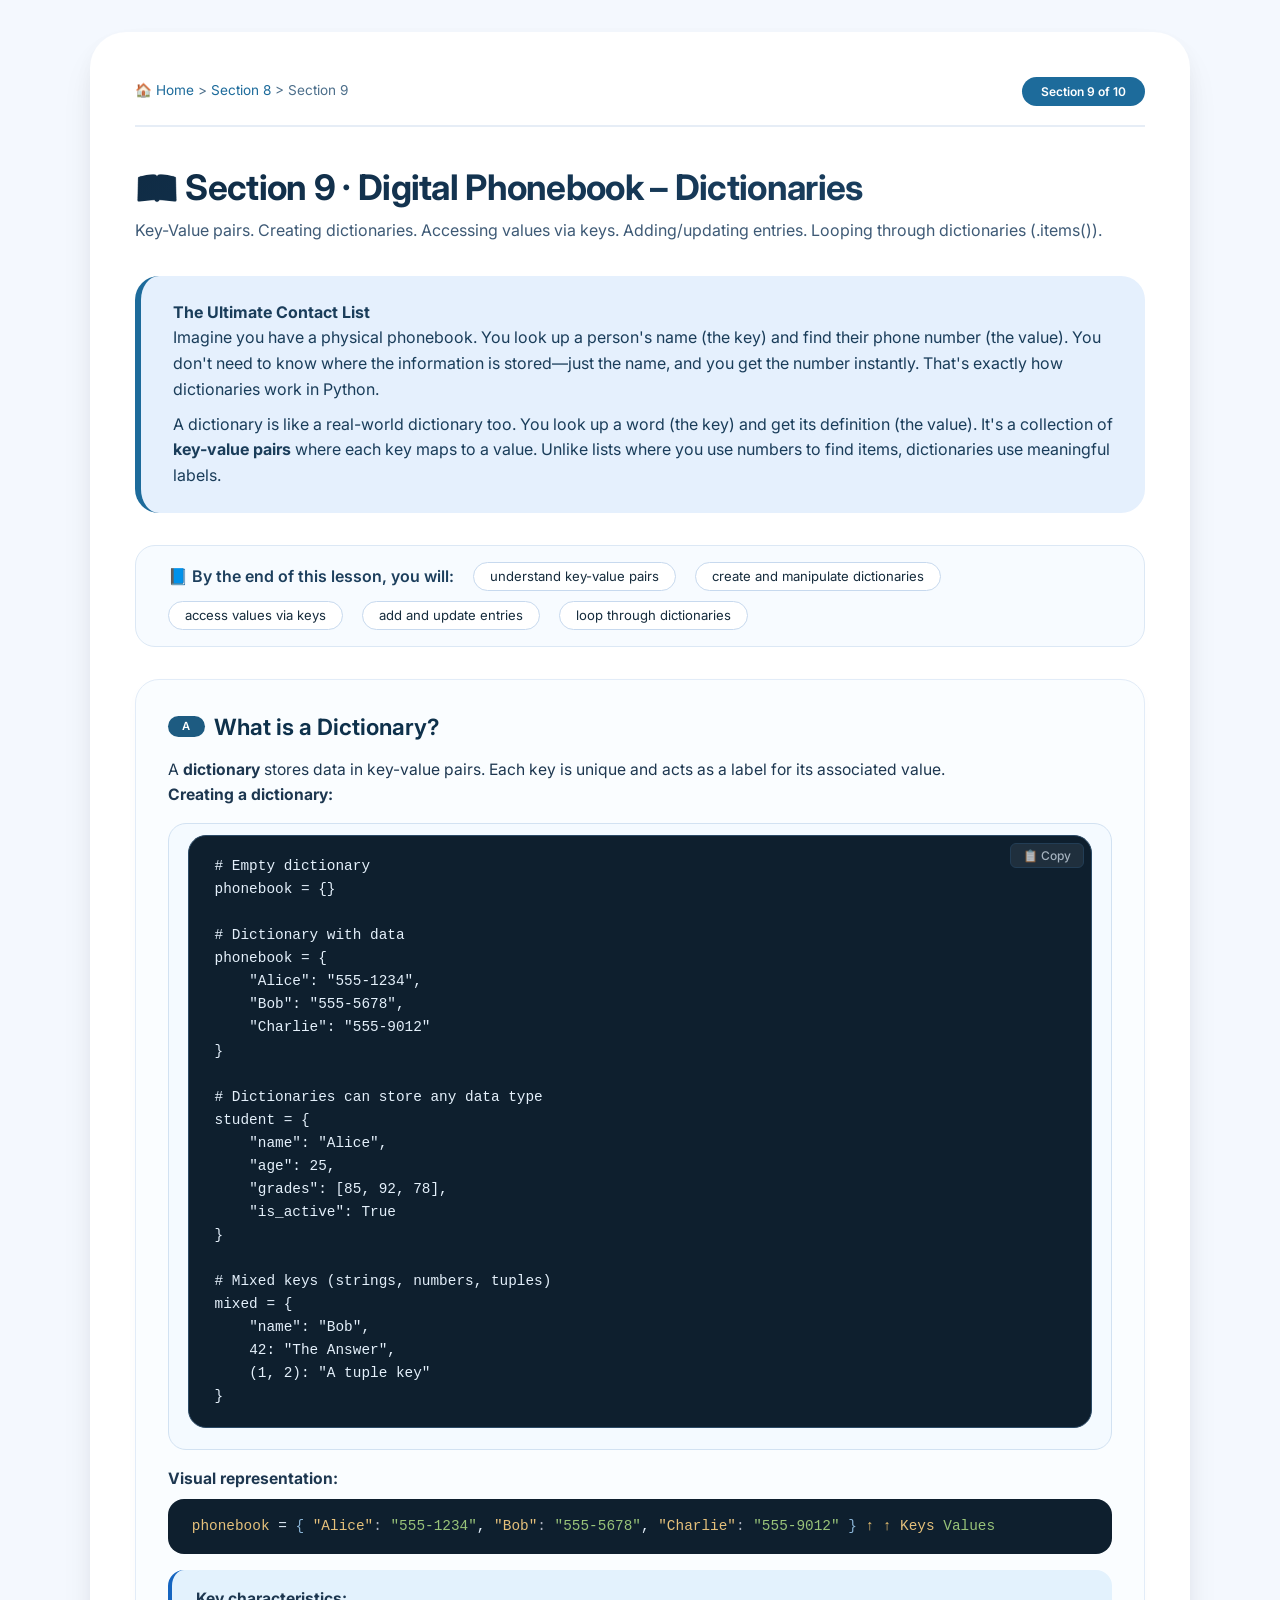
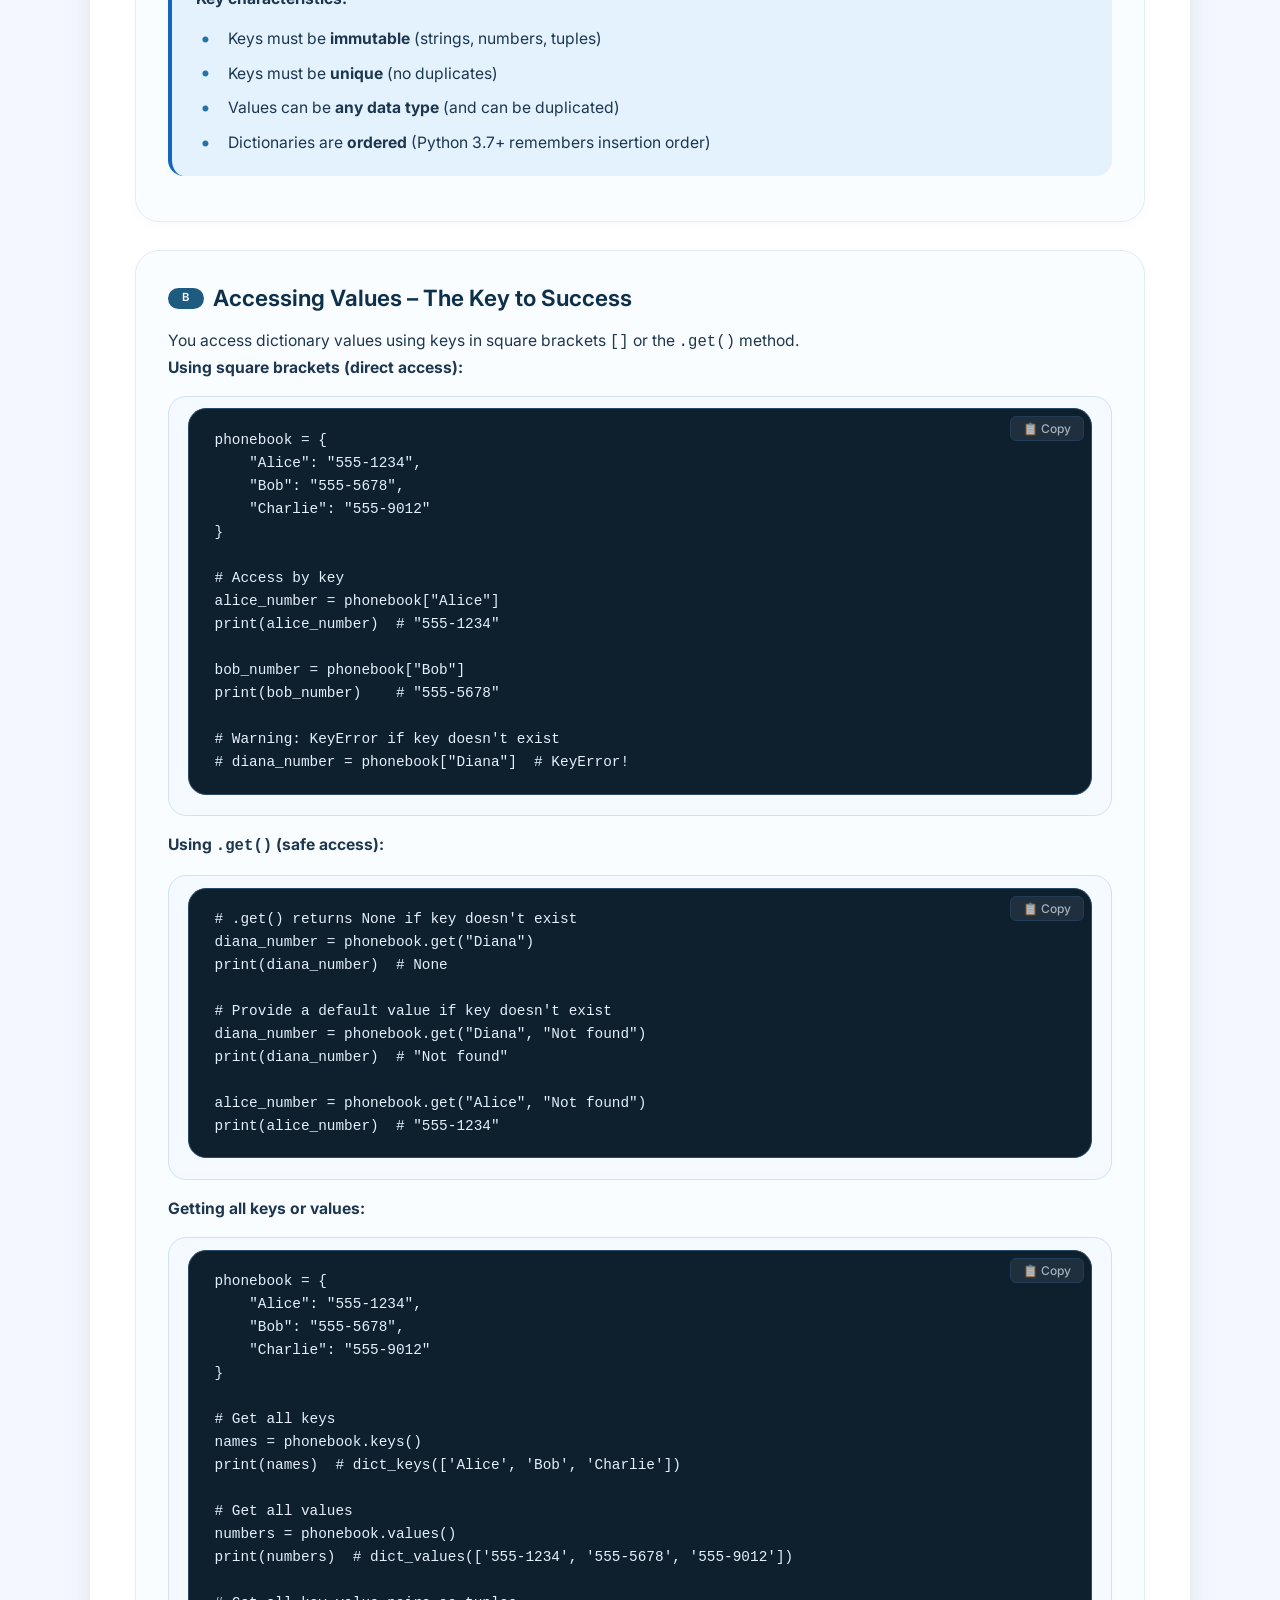
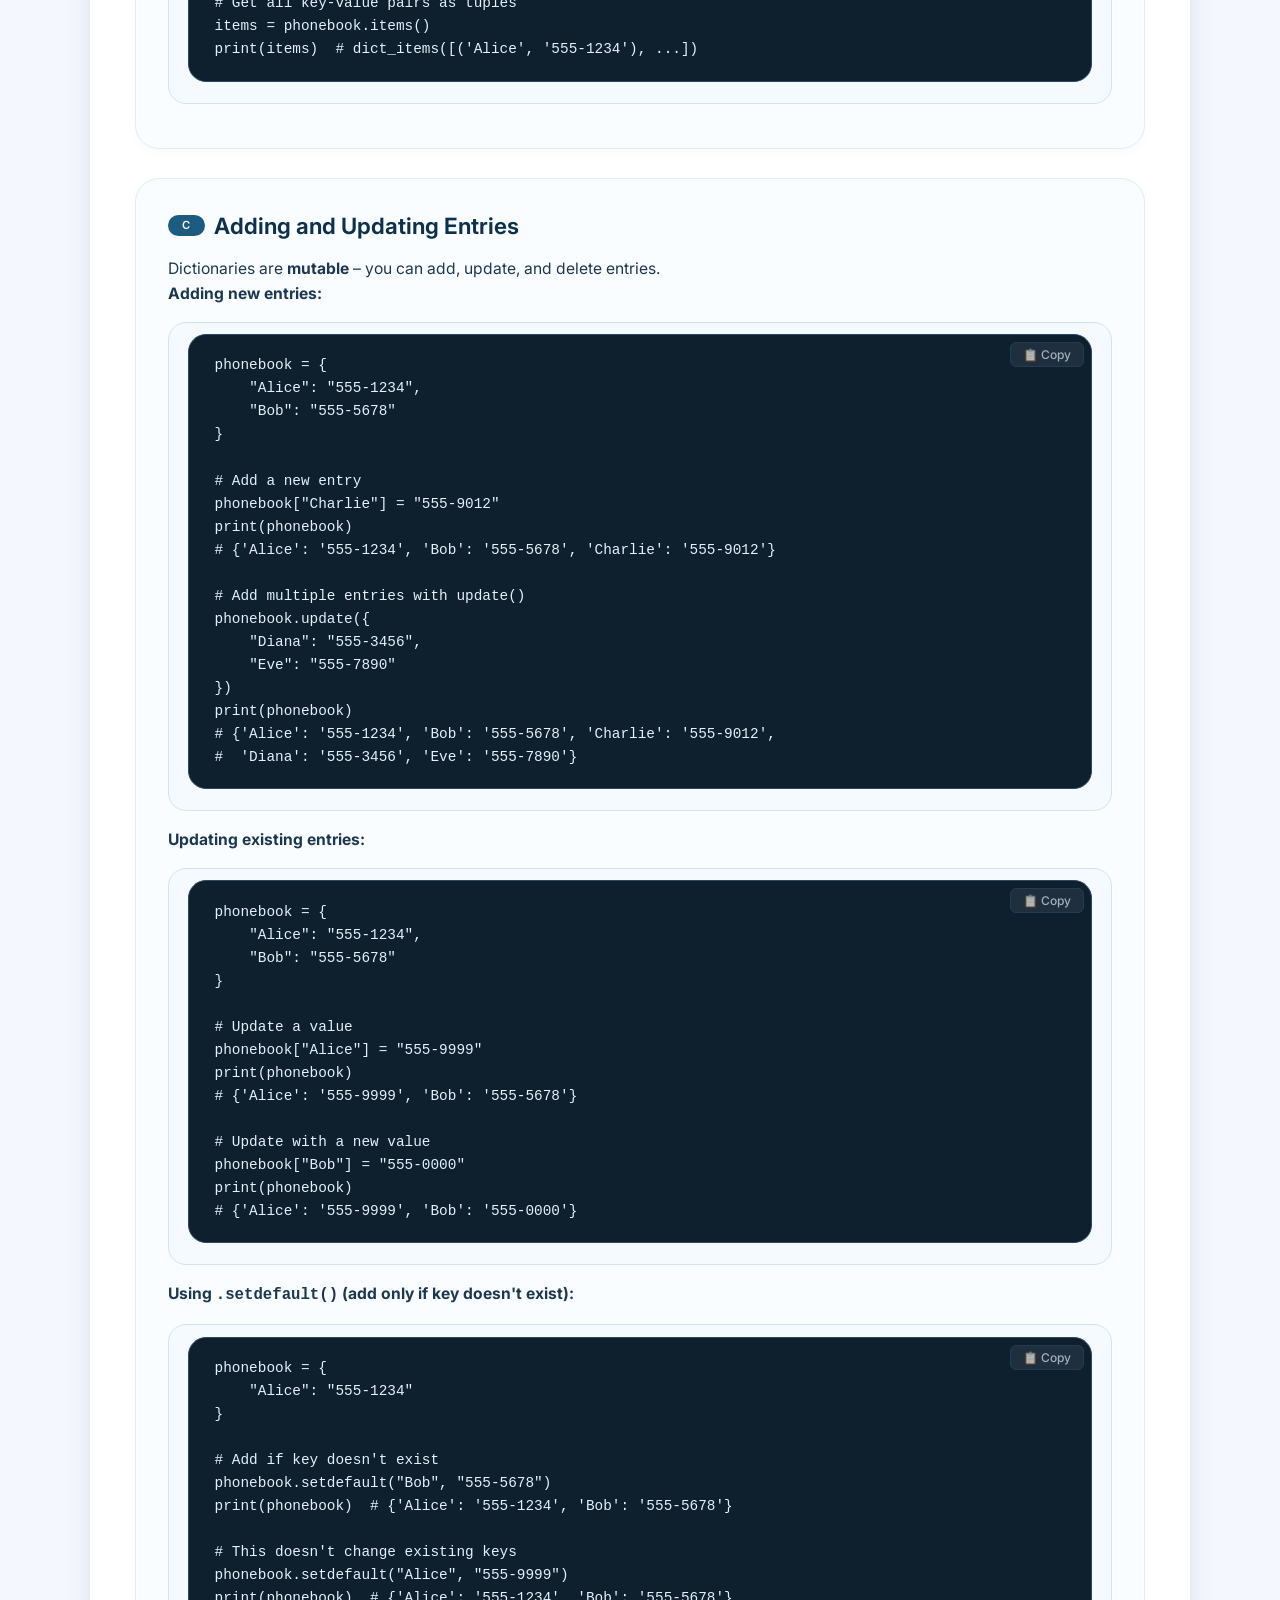
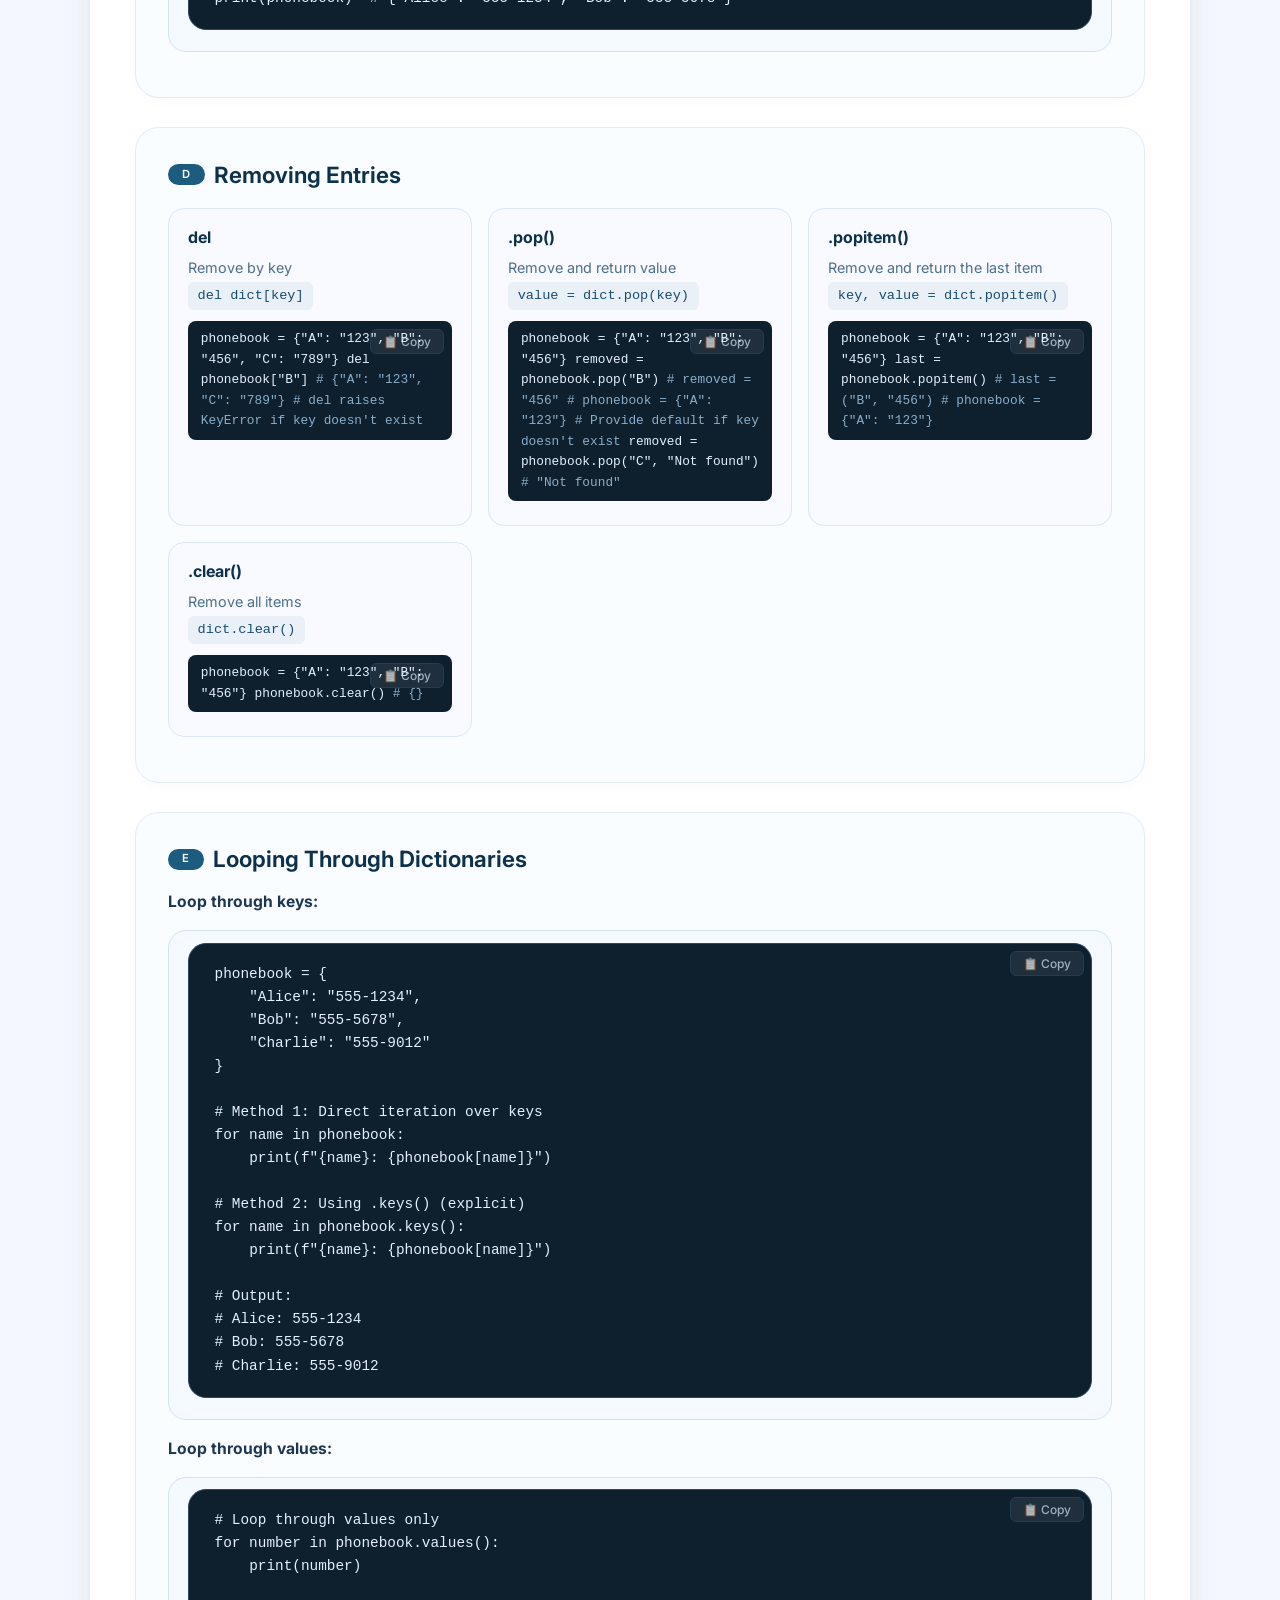
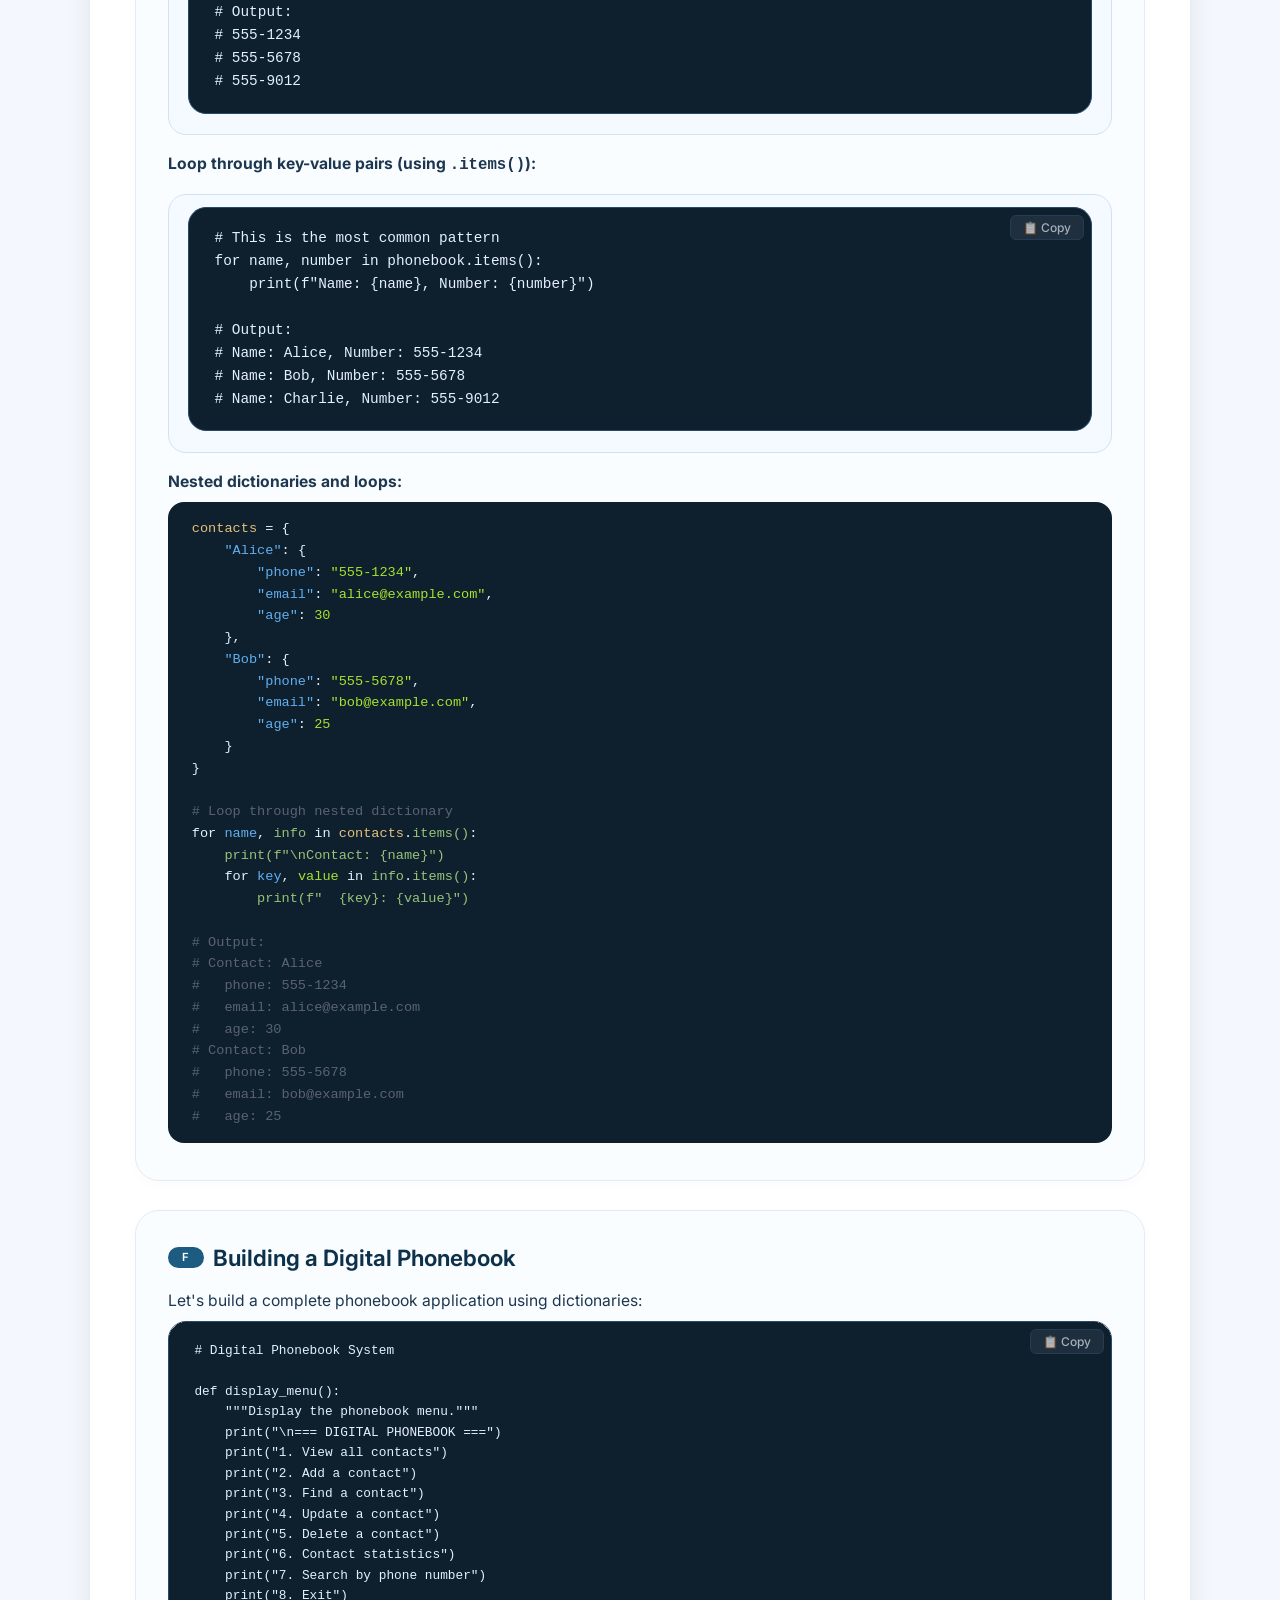
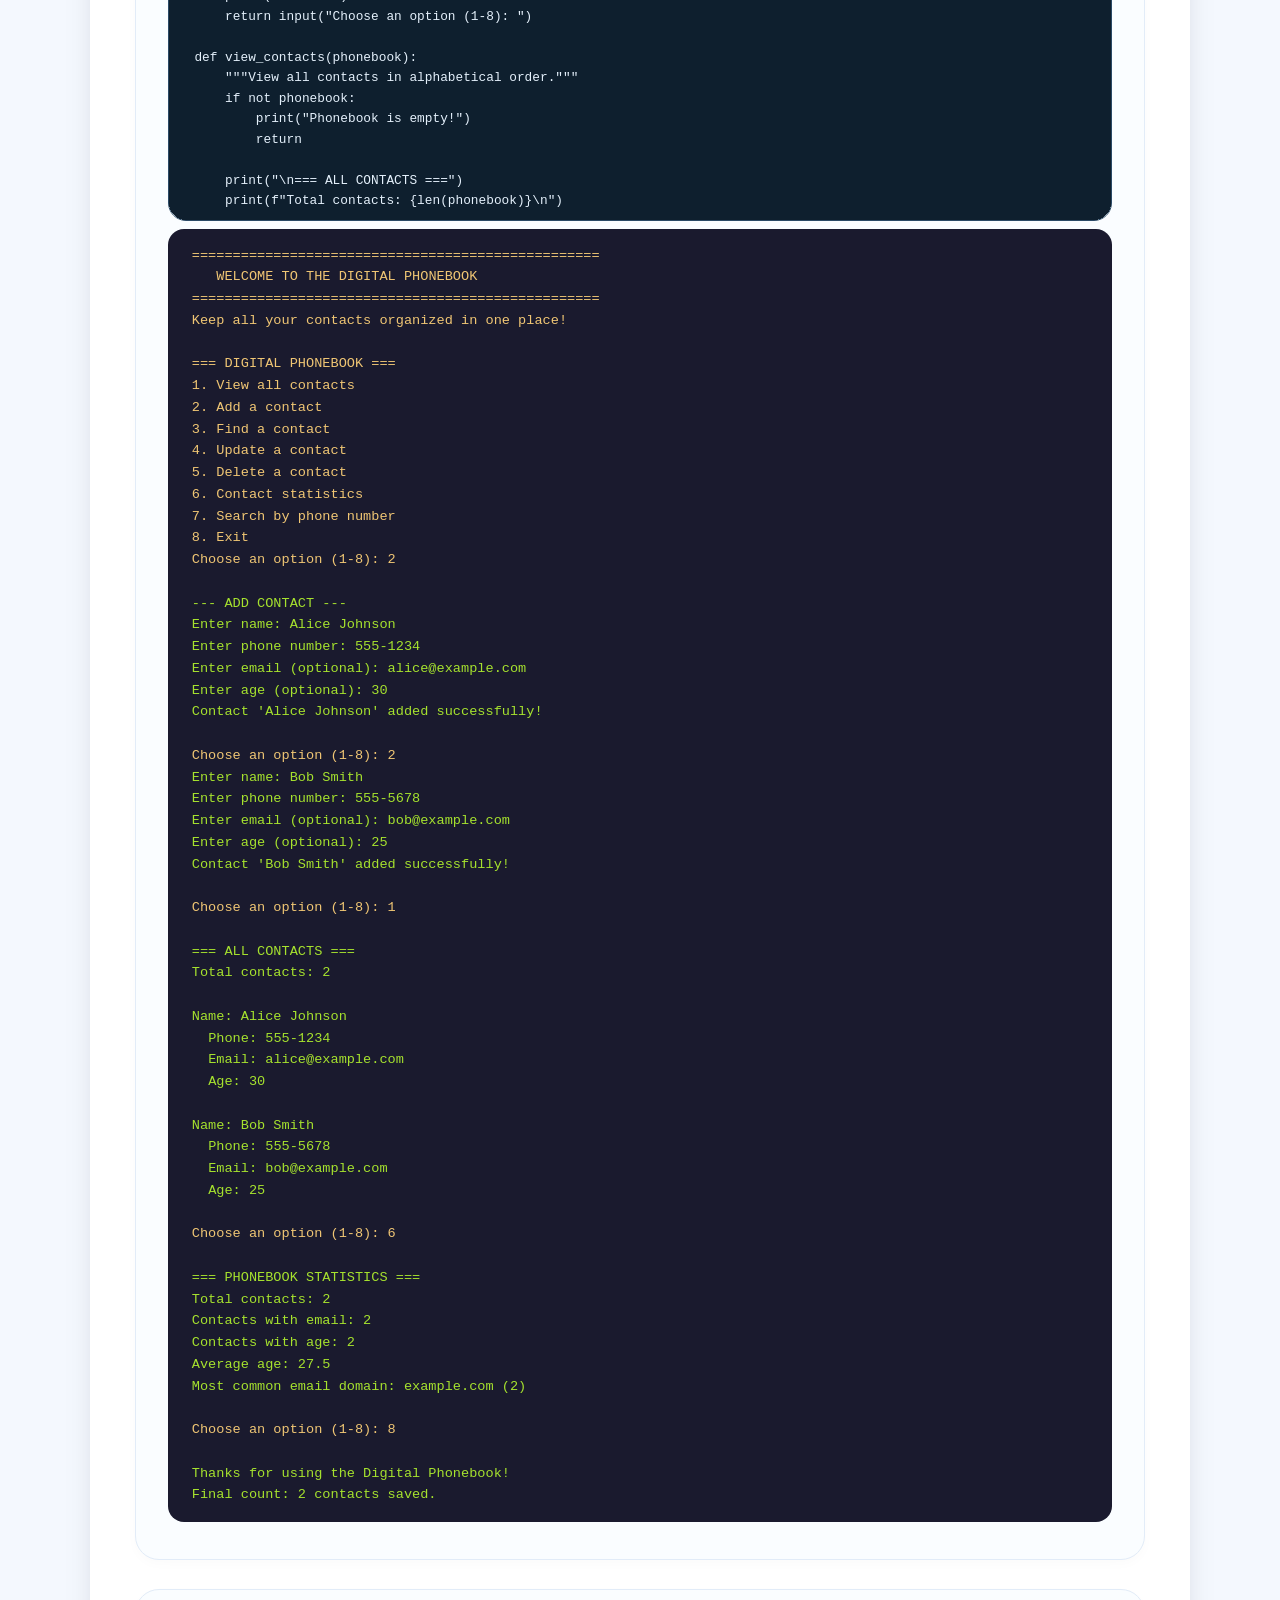
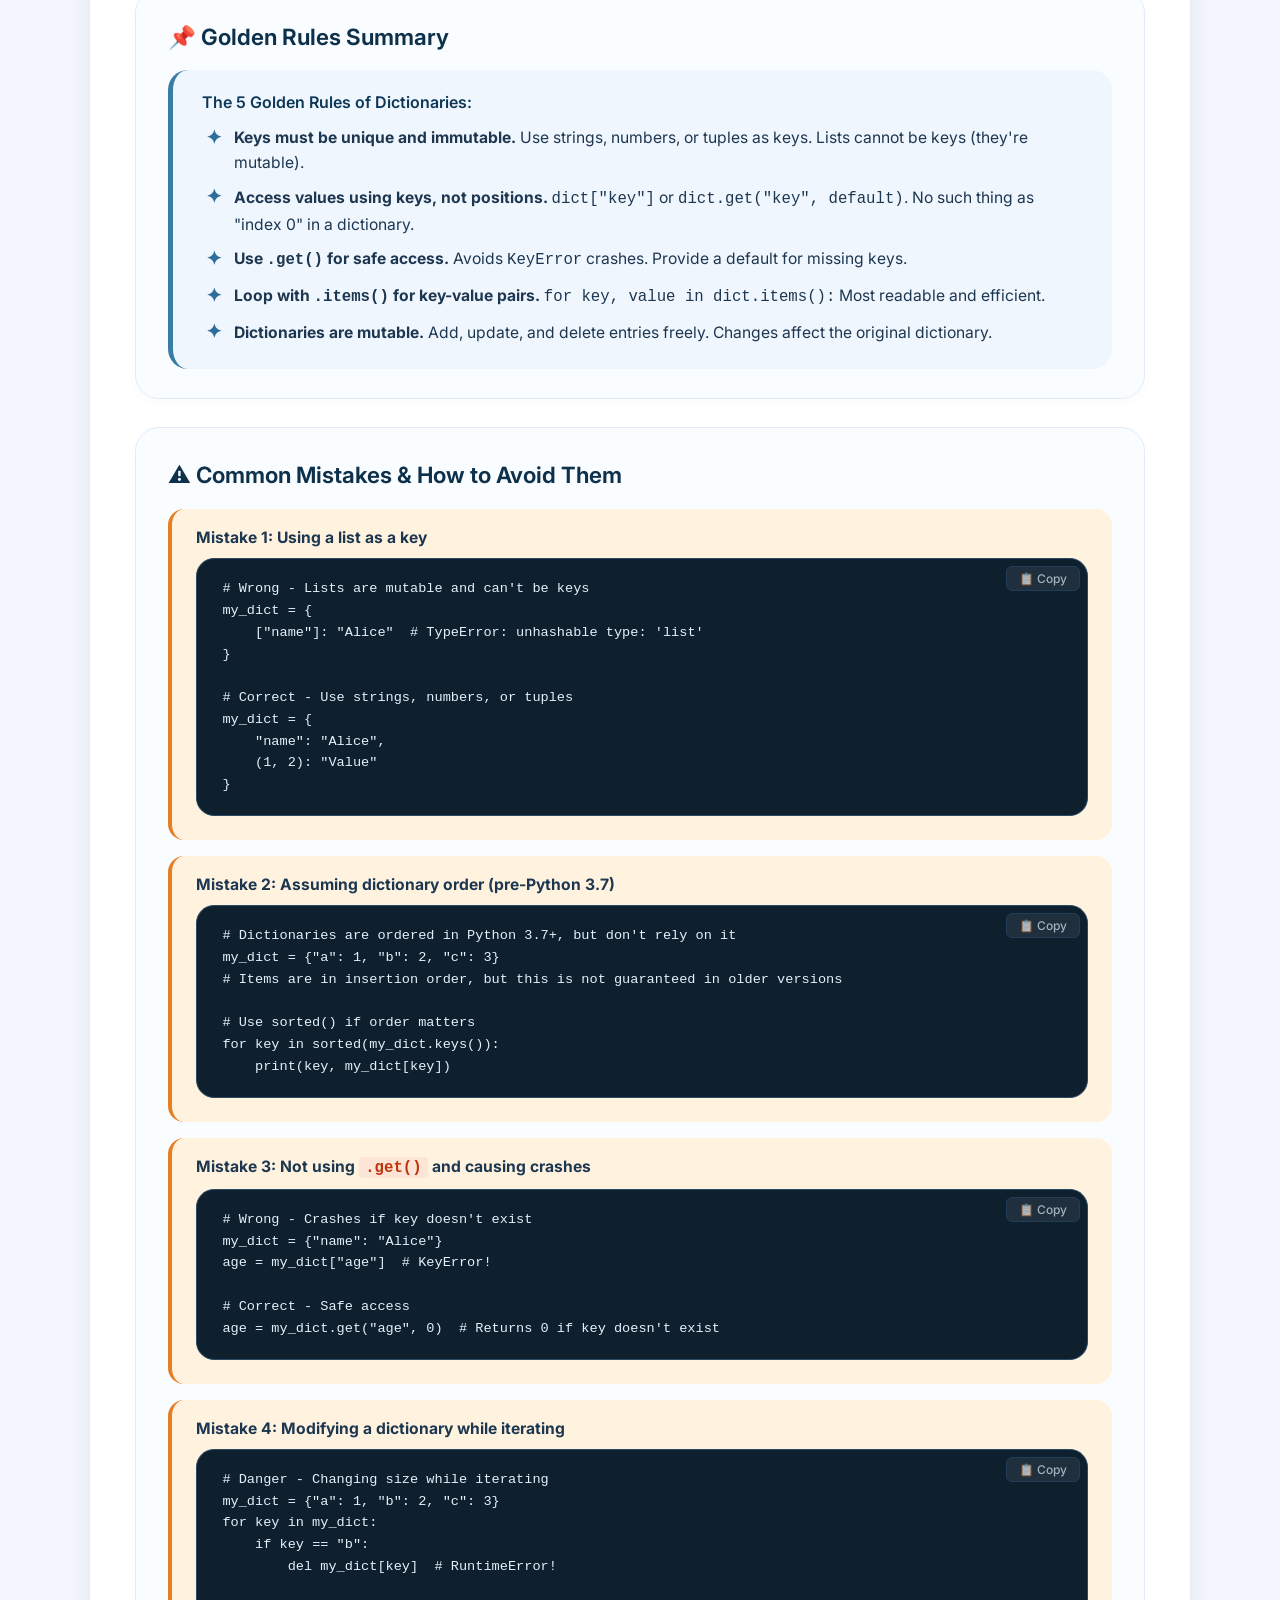
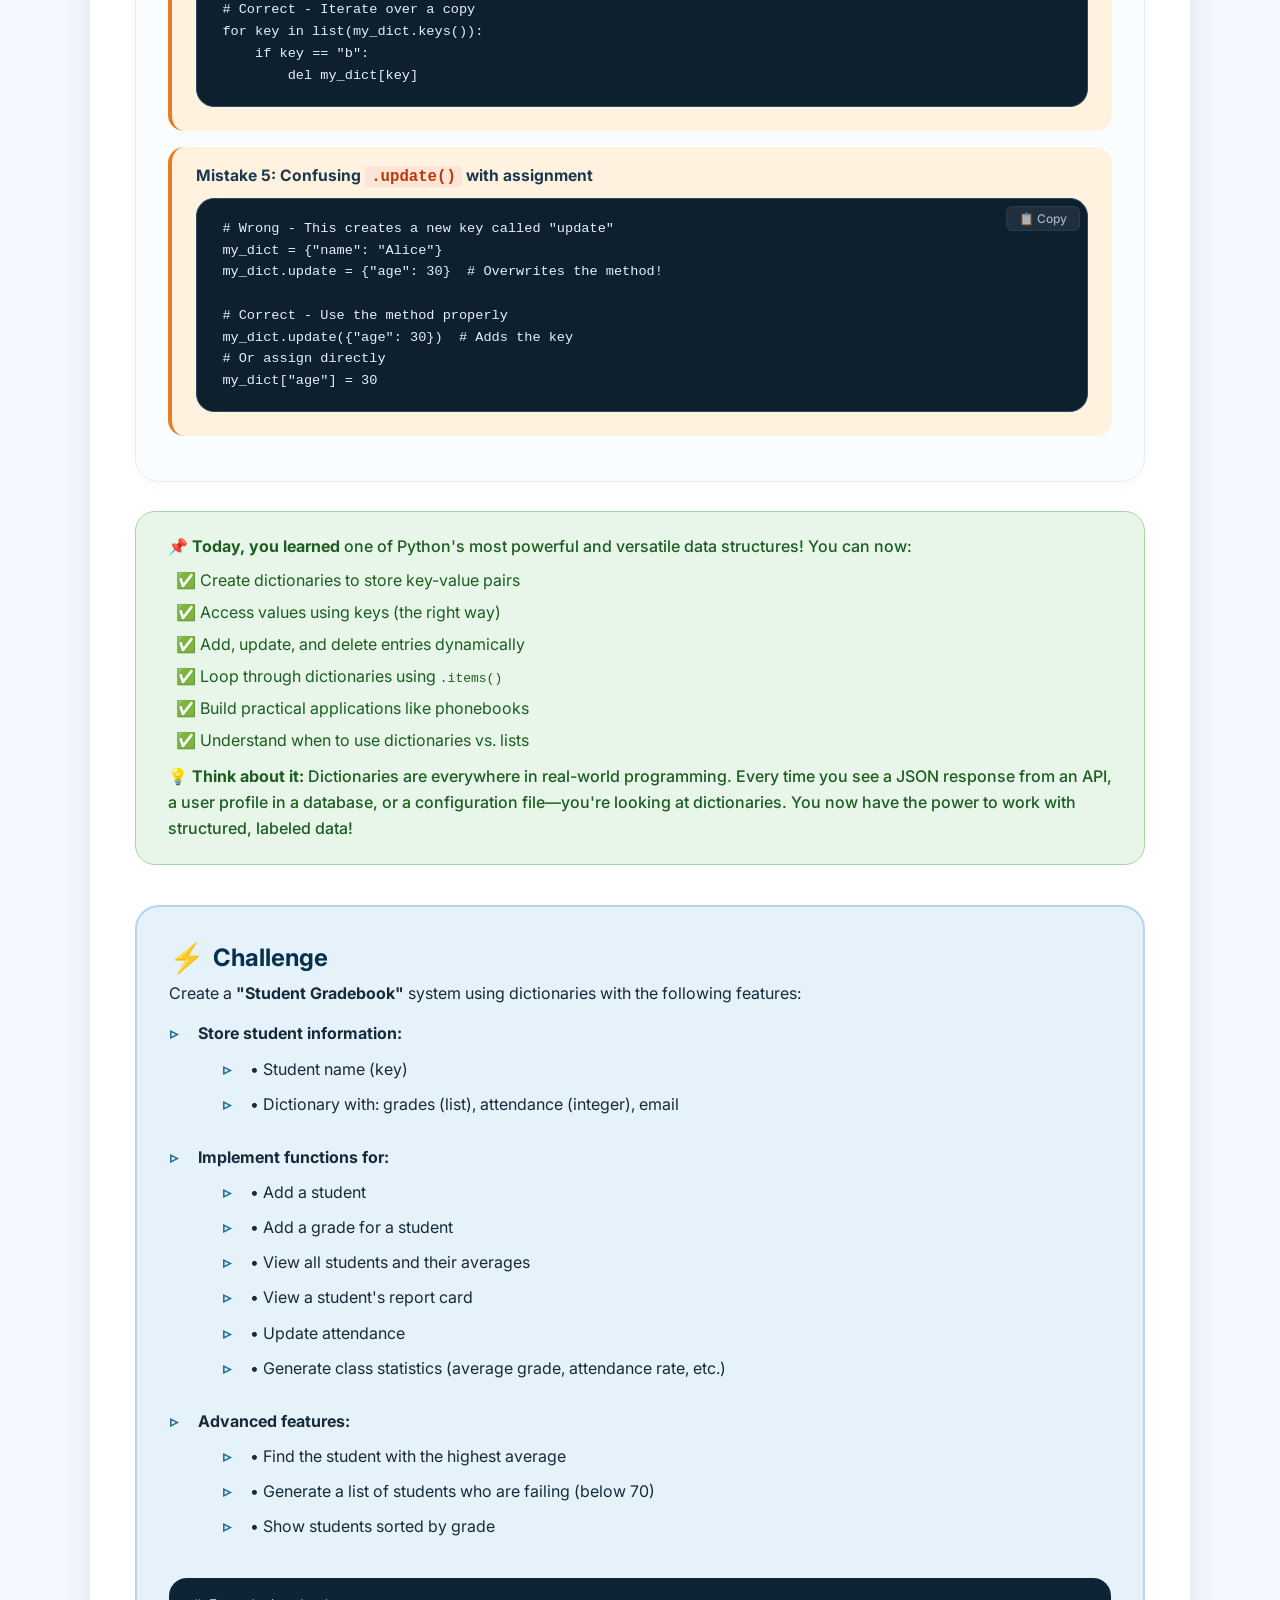
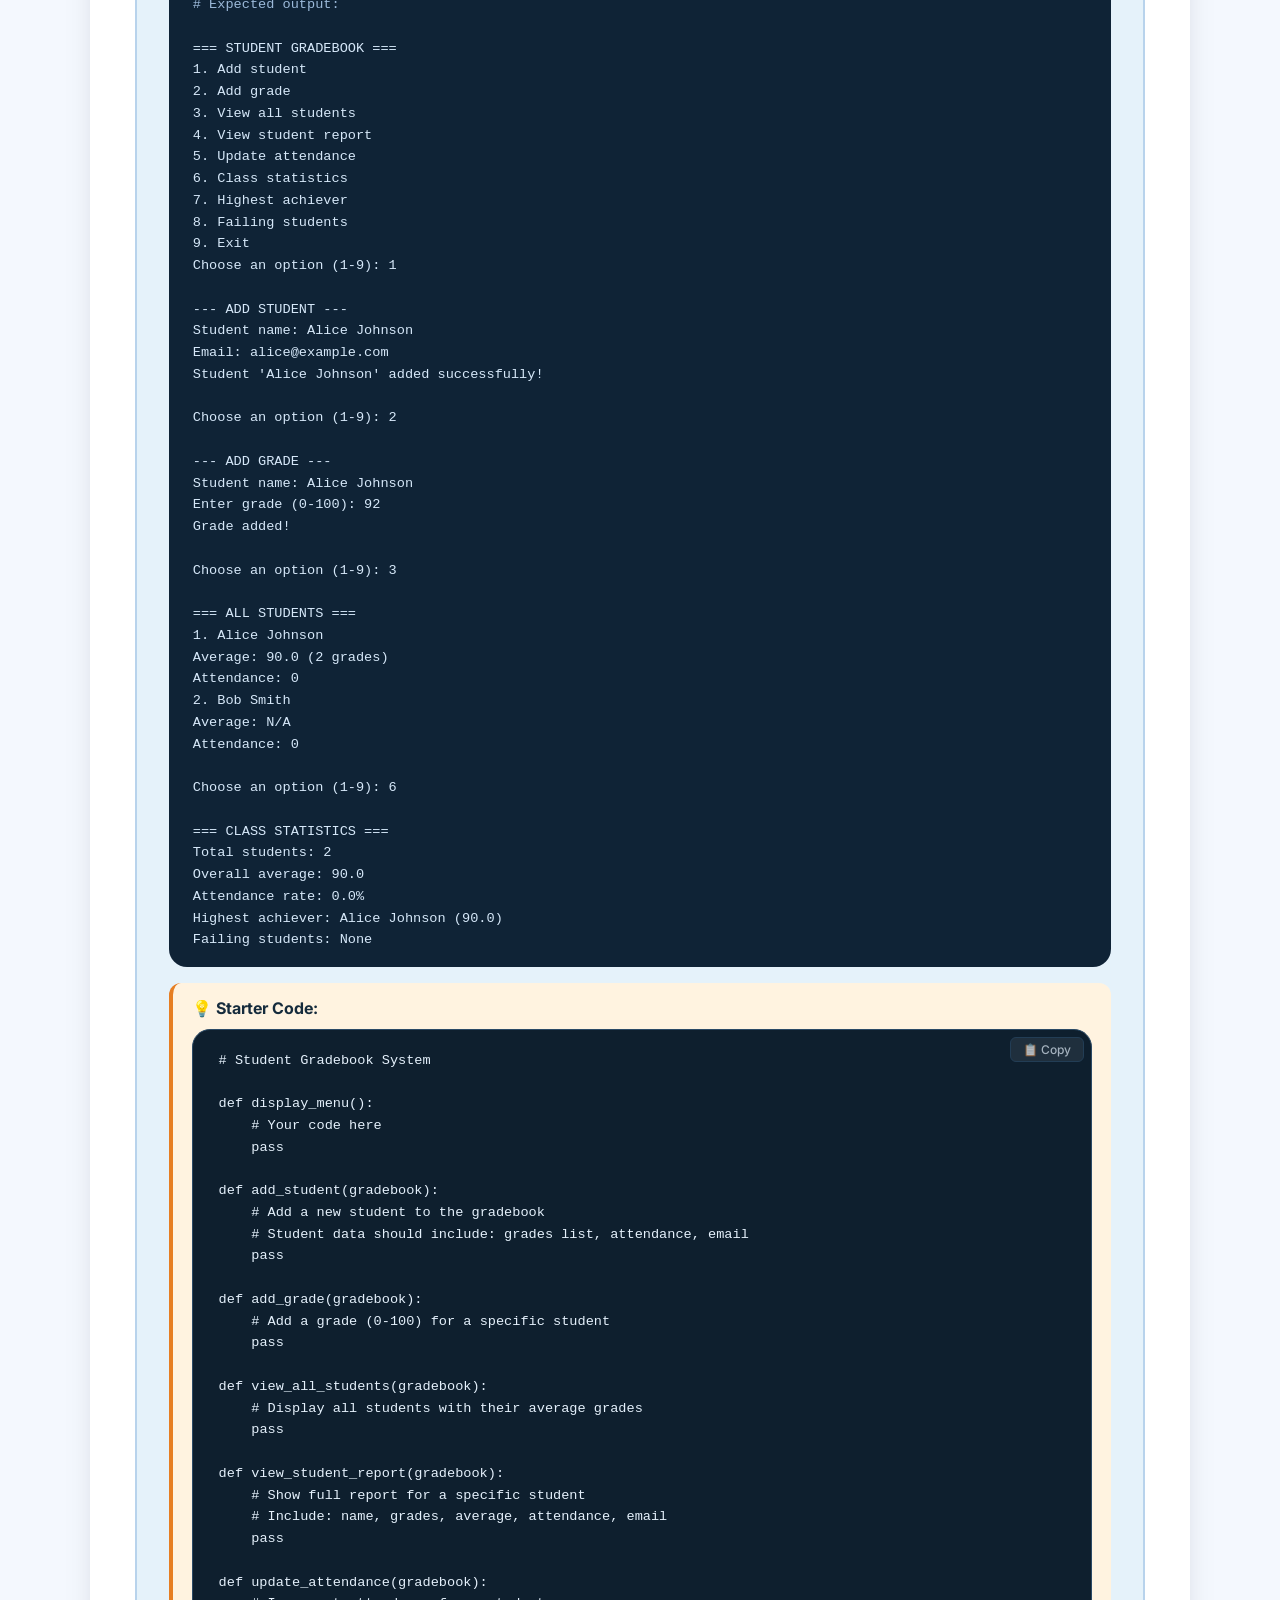
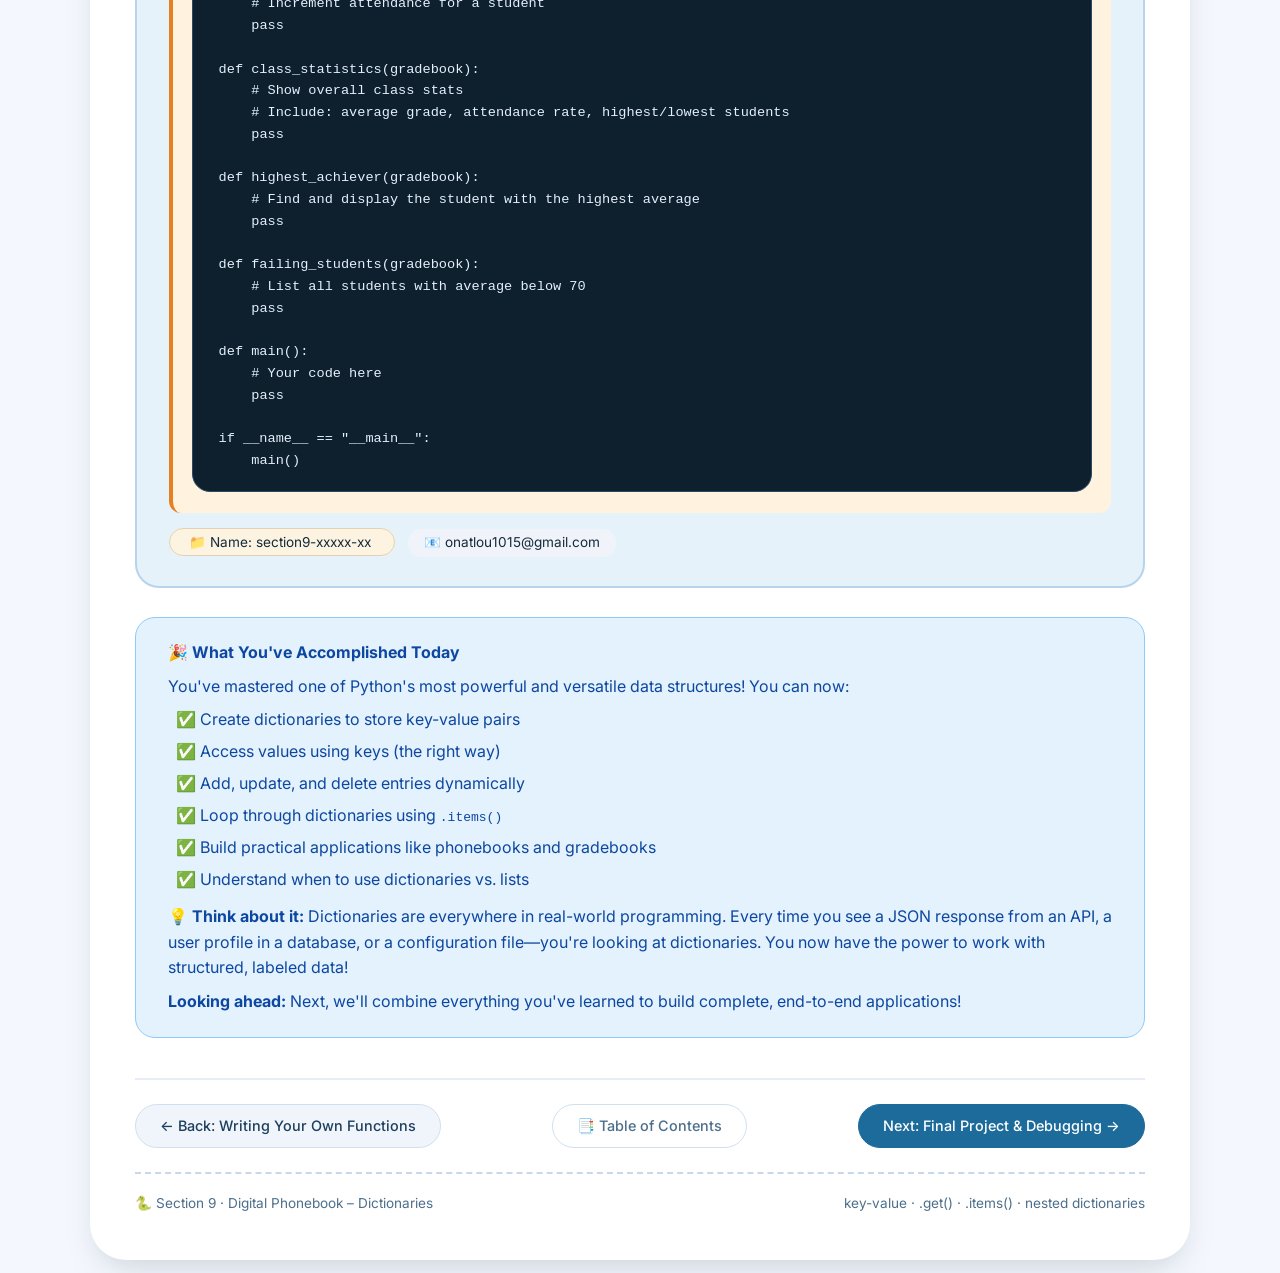
<file: section9-dictionaries.html>
<!DOCTYPE html>
<html lang="en">
<head>
    <meta charset="UTF-8">
    <meta name="viewport" content="width=device-width, initial-scale=1.0">
    <title>Section 9 – Digital Phonebook – Dictionaries | Basic Python</title>
    <link rel="preconnect" href="https://fonts.googleapis.com">
    <link rel="preconnect" href="https://fonts.gstatic.com" crossorigin>
    <link href="https://fonts.googleapis.com/css2?family=Inter:opsz,wght@14..32,400;14..32,500;14..32,600;14..32,700&display=swap" rel="stylesheet">
    <link rel="stylesheet" href="css/style.css">
    <style>
        /* ===== COPY BUTTON STYLES ===== */
        .code-wrapper {
            position: relative;
            margin: 0.5rem 0;
        }
        .code-wrapper .code-block {
            margin: 0;
            padding-right: 70px;
        }
        .copy-btn {
            position: absolute;
            top: 8px;
            right: 8px;
            background: rgba(255,255,255,0.1);
            color: #e4f0fb;
            border: 1px solid #2b4a66;
            border-radius: 6px;
            padding: 4px 12px;
            font-size: 0.75rem;
            cursor: pointer;
            transition: all 0.2s ease;
            font-family: 'Inter', sans-serif;
            font-weight: 500;
            opacity: 0.7;
            z-index: 10;
        }
        .copy-btn:hover {
            background: rgba(255,255,255,0.2);
            opacity: 1;
            border-color: #4a7a9a;
        }
        .copy-btn.copied {
            background: #2e7d32;
            border-color: #2e7d32;
            color: white;
            opacity: 1;
        }
        .copy-btn.copied::after {
            content: " ✓";
        }

        .dict-visual {
            background: #0e1f2e;
            border-radius: 16px;
            padding: 1rem 1.5rem;
            color: #e4f0fb;
            font-family: 'JetBrains Mono', monospace;
            font-size: 0.9rem;
            margin: 0.5rem 0;
            overflow-x: auto;
        }
        .dict-visual .bracket { color: #8ab4d6; }
        .dict-visual .key { color: #e5c07b; }
        .dict-visual .colon { color: #abb2bf; }
        .dict-visual .value { color: #98c379; }
        .dict-visual .arrow { color: #f0c674; }

        .dict-method-grid {
            display: grid;
            grid-template-columns: repeat(auto-fill, minmax(280px, 1fr));
            gap: 1rem;
            margin: 1rem 0;
        }
        .dict-method-card {
            background: #f8faff;
            border-radius: 16px;
            padding: 1rem 1.2rem;
            border: 1px solid #dce8f5;
        }
        .dict-method-card h4 {
            color: #0e314b;
            margin-bottom: 0.3rem;
            font-size: 1rem;
        }
        .dict-method-card .syntax {
            background: #eaf0f7;
            padding: 0.2rem 0.6rem;
            border-radius: 6px;
            font-family: monospace;
            font-size: 0.85rem;
            color: #1a4c72;
            display: inline-block;
            margin: 0.2rem 0;
        }
        .dict-method-card .example {
            background: #0e1f2e;
            color: #e4f0fb;
            padding: 0.5rem 0.8rem;
            border-radius: 8px;
            font-family: monospace;
            font-size: 0.8rem;
            margin-top: 0.3rem;
            overflow-x: auto;
        }
        .dict-method-card .example .comment {
            color: #8aaec9;
        }

        .phonebook-output {
            background: #1a1a2e;
            border-radius: 16px;
            padding: 1rem 1.5rem;
            color: #d6e8f9;
            font-family: 'JetBrains Mono', monospace;
            font-size: 0.85rem;
            margin: 0.5rem 0;
            overflow-x: auto;
            white-space: pre-wrap;
        }
        .phonebook-output .prompt {
            color: #f0c674;
        }
        .phonebook-output .output {
            color: #a6e22e;
        }
        .phonebook-output .highlight {
            color: #f7768e;
        }

        .nested-dict-demo {
            background: #0e1f2e;
            border-radius: 16px;
            padding: 1rem 1.5rem;
            color: #e4f0fb;
            font-family: 'JetBrains Mono', monospace;
            font-size: 0.85rem;
            margin: 0.5rem 0;
            overflow-x: auto;
            white-space: pre;
        }
        .nested-dict-demo .outer { color: #e5c07b; }
        .nested-dict-demo .inner { color: #98c379; }
        .nested-dict-demo .key { color: #61afef; }
        .nested-dict-demo .value { color: #a6e22e; }
        .nested-dict-demo .comment { color: #5c6370; }

        .warning-box {
            background: #fff3e0;
            border-radius: 16px;
            padding: 1rem 1.5rem;
            border-left: 4px solid #e67e22;
            margin: 1rem 0;
        }
        .warning-box code {
            background: #fce4d6;
            padding: 0.1rem 0.4rem;
            border-radius: 4px;
            color: #bf360c;
        }

        .info-box {
            background: #e3f2fd;
            border-radius: 16px;
            padding: 1rem 1.5rem;
            border-left: 4px solid #1565c0;
            margin: 1rem 0;
        }

        .example-box .code-wrapper {
            margin: 0.5rem 0;
        }
    </style>
</head>
<body>
    <div class="container">
        <!-- Top Navigation -->
        <div class="top-nav">
            <div class="breadcrumb">
                <a href="index.html">🏠 Home</a> &gt; <a href="section8-functions.html">Section 8</a> &gt; Section 9
            </div>
            <span class="section-badge">Section 9 of 10</span>
        </div>

        <!-- Section Header -->
        <div class="section-header">
            <h1>📖 Section 9 · Digital Phonebook – Dictionaries</h1>
            <div class="subtitle">Key-Value pairs. Creating dictionaries. Accessing values via keys. Adding/updating entries. Looping through dictionaries (.items()).</div>
        </div>

        <!-- Intro -->
        <div class="intro-block">
            <p><strong>The Ultimate Contact List</strong></p>
            <p>Imagine you have a physical phonebook. You look up a person's name (the key) and find their phone number (the value). You don't need to know where the information is stored—just the name, and you get the number instantly. That's exactly how dictionaries work in Python.</p>
            <p style="margin-top: 0.6rem;">A dictionary is like a real-world dictionary too. You look up a word (the key) and get its definition (the value). It's a collection of <strong>key-value pairs</strong> where each key maps to a value. Unlike lists where you use numbers to find items, dictionaries use meaningful labels.</p>
        </div>

        <!-- Learning Outcomes -->
        <div class="learning-outcomes">
            <span class="label">📘 By the end of this lesson, you will:</span>
            <span class="pill">understand key-value pairs</span>
            <span class="pill">create and manipulate dictionaries</span>
            <span class="pill">access values via keys</span>
            <span class="pill">add and update entries</span>
            <span class="pill">loop through dictionaries</span>
        </div>

        <!-- Part A: What is a Dictionary -->
        <div class="part">
            <h2><span class="part-label">A</span> What is a Dictionary?</h2>
            <p>A <strong>dictionary</strong> stores data in key-value pairs. Each key is unique and acts as a label for its associated value.</p>

            <p><strong>Creating a dictionary:</strong></p>
            <div class="example-box">
                <div class="code-wrapper">
                    <button class="copy-btn" onclick="copyCode(this)">📋 Copy</button>
                    <div class="code-block"># Empty dictionary
phonebook = {}

# Dictionary with data
phonebook = {
    "Alice": "555-1234",
    "Bob": "555-5678",
    "Charlie": "555-9012"
}

# Dictionaries can store any data type
student = {
    "name": "Alice",
    "age": 25,
    "grades": [85, 92, 78],
    "is_active": True
}

# Mixed keys (strings, numbers, tuples)
mixed = {
    "name": "Bob",
    42: "The Answer",
    (1, 2): "A tuple key"
}</div>
                </div>
            </div>

            <p><strong>Visual representation:</strong></p>
            <div class="dict-visual"><span class="key">phonebook</span> = <span class="bracket">{</span>
    <span class="key">"Alice"</span><span class="colon">:</span>    <span class="value">"555-1234"</span>,
    <span class="key">"Bob"</span><span class="colon">:</span>      <span class="value">"555-5678"</span>,
    <span class="key">"Charlie"</span><span class="colon">:</span>  <span class="value">"555-9012"</span>
<span class="bracket">}</span>
    <span class="arrow">↑            ↑</span>
  <span class="key">Keys</span>        <span class="value">Values</span></div>

            <div class="info-box">
                <p><strong>Key characteristics:</strong></p>
                <ul>
                    <li>Keys must be <strong>immutable</strong> (strings, numbers, tuples)</li>
                    <li>Keys must be <strong>unique</strong> (no duplicates)</li>
                    <li>Values can be <strong>any data type</strong> (and can be duplicated)</li>
                    <li>Dictionaries are <strong>ordered</strong> (Python 3.7+ remembers insertion order)</li>
                </ul>
            </div>
        </div>

        <!-- Part B: Accessing Values -->
        <div class="part">
            <h2><span class="part-label">B</span> Accessing Values – The Key to Success</h2>
            <p>You access dictionary values using keys in square brackets <code>[]</code> or the <code>.get()</code> method.</p>

            <p><strong>Using square brackets (direct access):</strong></p>
            <div class="example-box">
                <div class="code-wrapper">
                    <button class="copy-btn" onclick="copyCode(this)">📋 Copy</button>
                    <div class="code-block">phonebook = {
    "Alice": "555-1234",
    "Bob": "555-5678",
    "Charlie": "555-9012"
}

# Access by key
alice_number = phonebook["Alice"]
print(alice_number)  # "555-1234"

bob_number = phonebook["Bob"]
print(bob_number)    # "555-5678"

# Warning: KeyError if key doesn't exist
# diana_number = phonebook["Diana"]  # KeyError!</div>
                </div>
            </div>

            <p><strong>Using <code>.get()</code> (safe access):</strong></p>
            <div class="example-box">
                <div class="code-wrapper">
                    <button class="copy-btn" onclick="copyCode(this)">📋 Copy</button>
                    <div class="code-block"># .get() returns None if key doesn't exist
diana_number = phonebook.get("Diana")
print(diana_number)  # None

# Provide a default value if key doesn't exist
diana_number = phonebook.get("Diana", "Not found")
print(diana_number)  # "Not found"

alice_number = phonebook.get("Alice", "Not found")
print(alice_number)  # "555-1234"</div>
                </div>
            </div>

            <p><strong>Getting all keys or values:</strong></p>
            <div class="example-box">
                <div class="code-wrapper">
                    <button class="copy-btn" onclick="copyCode(this)">📋 Copy</button>
                    <div class="code-block">phonebook = {
    "Alice": "555-1234",
    "Bob": "555-5678",
    "Charlie": "555-9012"
}

# Get all keys
names = phonebook.keys()
print(names)  # dict_keys(['Alice', 'Bob', 'Charlie'])

# Get all values
numbers = phonebook.values()
print(numbers)  # dict_values(['555-1234', '555-5678', '555-9012'])

# Get all key-value pairs as tuples
items = phonebook.items()
print(items)  # dict_items([('Alice', '555-1234'), ...])</div>
                </div>
            </div>
        </div>

        <!-- Part C: Adding and Updating -->
        <div class="part">
            <h2><span class="part-label">C</span> Adding and Updating Entries</h2>
            <p>Dictionaries are <strong>mutable</strong> – you can add, update, and delete entries.</p>

            <p><strong>Adding new entries:</strong></p>
            <div class="example-box">
                <div class="code-wrapper">
                    <button class="copy-btn" onclick="copyCode(this)">📋 Copy</button>
                    <div class="code-block">phonebook = {
    "Alice": "555-1234",
    "Bob": "555-5678"
}

# Add a new entry
phonebook["Charlie"] = "555-9012"
print(phonebook)
# {'Alice': '555-1234', 'Bob': '555-5678', 'Charlie': '555-9012'}

# Add multiple entries with update()
phonebook.update({
    "Diana": "555-3456",
    "Eve": "555-7890"
})
print(phonebook)
# {'Alice': '555-1234', 'Bob': '555-5678', 'Charlie': '555-9012', 
#  'Diana': '555-3456', 'Eve': '555-7890'}</div>
                </div>
            </div>

            <p><strong>Updating existing entries:</strong></p>
            <div class="example-box">
                <div class="code-wrapper">
                    <button class="copy-btn" onclick="copyCode(this)">📋 Copy</button>
                    <div class="code-block">phonebook = {
    "Alice": "555-1234",
    "Bob": "555-5678"
}

# Update a value
phonebook["Alice"] = "555-9999"
print(phonebook)
# {'Alice': '555-9999', 'Bob': '555-5678'}

# Update with a new value
phonebook["Bob"] = "555-0000"
print(phonebook)
# {'Alice': '555-9999', 'Bob': '555-0000'}</div>
                </div>
            </div>

            <p><strong>Using <code>.setdefault()</code> (add only if key doesn't exist):</strong></p>
            <div class="example-box">
                <div class="code-wrapper">
                    <button class="copy-btn" onclick="copyCode(this)">📋 Copy</button>
                    <div class="code-block">phonebook = {
    "Alice": "555-1234"
}

# Add if key doesn't exist
phonebook.setdefault("Bob", "555-5678")
print(phonebook)  # {'Alice': '555-1234', 'Bob': '555-5678'}

# This doesn't change existing keys
phonebook.setdefault("Alice", "555-9999")
print(phonebook)  # {'Alice': '555-1234', 'Bob': '555-5678'}</div>
                </div>
            </div>
        </div>

        <!-- Part D: Removing Entries -->
        <div class="part">
            <h2><span class="part-label">D</span> Removing Entries</h2>

            <div class="dict-method-grid">
                <div class="dict-method-card">
                    <h4>del</h4>
                    <p style="font-size: 0.9rem; color: #4d6f8b;">Remove by key</p>
                    <span class="syntax">del dict[key]</span>
                    <div class="code-wrapper">
                        <button class="copy-btn" onclick="copyCode(this)">📋 Copy</button>
                        <div class="example">phonebook = {"A": "123", "B": "456", "C": "789"}
del phonebook["B"]
<span class="comment"># {"A": "123", "C": "789"}</span>
<span class="comment"># del raises KeyError if key doesn't exist</span></div>
                    </div>
                </div>
                <div class="dict-method-card">
                    <h4>.pop()</h4>
                    <p style="font-size: 0.9rem; color: #4d6f8b;">Remove and return value</p>
                    <span class="syntax">value = dict.pop(key)</span>
                    <div class="code-wrapper">
                        <button class="copy-btn" onclick="copyCode(this)">📋 Copy</button>
                        <div class="example">phonebook = {"A": "123", "B": "456"}
removed = phonebook.pop("B")
<span class="comment"># removed = "456"</span>
<span class="comment"># phonebook = {"A": "123"}</span>

<span class="comment"># Provide default if key doesn't exist</span>
removed = phonebook.pop("C", "Not found")
<span class="comment"># "Not found"</span></div>
                    </div>
                </div>
                <div class="dict-method-card">
                    <h4>.popitem()</h4>
                    <p style="font-size: 0.9rem; color: #4d6f8b;">Remove and return the last item</p>
                    <span class="syntax">key, value = dict.popitem()</span>
                    <div class="code-wrapper">
                        <button class="copy-btn" onclick="copyCode(this)">📋 Copy</button>
                        <div class="example">phonebook = {"A": "123", "B": "456"}
last = phonebook.popitem()
<span class="comment"># last = ("B", "456")</span>
<span class="comment"># phonebook = {"A": "123"}</span></div>
                    </div>
                </div>
                <div class="dict-method-card">
                    <h4>.clear()</h4>
                    <p style="font-size: 0.9rem; color: #4d6f8b;">Remove all items</p>
                    <span class="syntax">dict.clear()</span>
                    <div class="code-wrapper">
                        <button class="copy-btn" onclick="copyCode(this)">📋 Copy</button>
                        <div class="example">phonebook = {"A": "123", "B": "456"}
phonebook.clear()
<span class="comment"># {}</span></div>
                    </div>
                </div>
            </div>
        </div>

        <!-- Part E: Looping Through Dictionaries -->
        <div class="part">
            <h2><span class="part-label">E</span> Looping Through Dictionaries</h2>

            <p><strong>Loop through keys:</strong></p>
            <div class="example-box">
                <div class="code-wrapper">
                    <button class="copy-btn" onclick="copyCode(this)">📋 Copy</button>
                    <div class="code-block">phonebook = {
    "Alice": "555-1234",
    "Bob": "555-5678",
    "Charlie": "555-9012"
}

# Method 1: Direct iteration over keys
for name in phonebook:
    print(f"{name}: {phonebook[name]}")

# Method 2: Using .keys() (explicit)
for name in phonebook.keys():
    print(f"{name}: {phonebook[name]}")

# Output:
# Alice: 555-1234
# Bob: 555-5678
# Charlie: 555-9012</div>
                </div>
            </div>

            <p><strong>Loop through values:</strong></p>
            <div class="example-box">
                <div class="code-wrapper">
                    <button class="copy-btn" onclick="copyCode(this)">📋 Copy</button>
                    <div class="code-block"># Loop through values only
for number in phonebook.values():
    print(number)

# Output:
# 555-1234
# 555-5678
# 555-9012</div>
                </div>
            </div>

            <p><strong>Loop through key-value pairs (using <code>.items()</code>):</strong></p>
            <div class="example-box">
                <div class="code-wrapper">
                    <button class="copy-btn" onclick="copyCode(this)">📋 Copy</button>
                    <div class="code-block"># This is the most common pattern
for name, number in phonebook.items():
    print(f"Name: {name}, Number: {number}")

# Output:
# Name: Alice, Number: 555-1234
# Name: Bob, Number: 555-5678
# Name: Charlie, Number: 555-9012</div>
                </div>
            </div>

            <p><strong>Nested dictionaries and loops:</strong></p>
            <div class="nested-dict-demo"><span class="outer">contacts</span> = <span class="bracket">{</span>
    <span class="key">"Alice"</span><span class="colon">:</span> <span class="bracket">{</span>
        <span class="key">"phone"</span><span class="colon">:</span> <span class="value">"555-1234"</span>,
        <span class="key">"email"</span><span class="colon">:</span> <span class="value">"alice@example.com"</span>,
        <span class="key">"age"</span><span class="colon">:</span> <span class="value">30</span>
    <span class="bracket">}</span>,
    <span class="key">"Bob"</span><span class="colon">:</span> <span class="bracket">{</span>
        <span class="key">"phone"</span><span class="colon">:</span> <span class="value">"555-5678"</span>,
        <span class="key">"email"</span><span class="colon">:</span> <span class="value">"bob@example.com"</span>,
        <span class="key">"age"</span><span class="colon">:</span> <span class="value">25</span>
    <span class="bracket">}</span>
<span class="bracket">}</span>

<span class="comment"># Loop through nested dictionary</span>
<span class="keyword">for</span> <span class="key">name</span>, <span class="inner">info</span> <span class="keyword">in</span> <span class="outer">contacts</span>.<span class="inner">items()</span>:
    <span class="inner">print(f"\nContact: {name}")</span>
    <span class="keyword">for</span> <span class="key">key</span>, <span class="value">value</span> <span class="keyword">in</span> <span class="inner">info</span>.<span class="inner">items()</span>:
        <span class="inner">print(f"  {key}: {value}")</span>

<span class="comment"># Output:</span>
<span class="comment"># Contact: Alice</span>
<span class="comment">#   phone: 555-1234</span>
<span class="comment">#   email: alice@example.com</span>
<span class="comment">#   age: 30</span>
<span class="comment"># Contact: Bob</span>
<span class="comment">#   phone: 555-5678</span>
<span class="comment">#   email: bob@example.com</span>
<span class="comment">#   age: 25</span></div>
        </div>

        <!-- Part F: Digital Phonebook -->
        <div class="part">
            <h2><span class="part-label">F</span> Building a Digital Phonebook</h2>
            <p>Let's build a complete phonebook application using dictionaries:</p>

            <div class="code-wrapper">
                <button class="copy-btn" onclick="copyCode(this)">📋 Copy</button>
                <div class="code-block" style="font-size: 0.8rem; max-height: 500px; overflow-y: auto;"># Digital Phonebook System

def display_menu():
    """Display the phonebook menu."""
    print("\n=== DIGITAL PHONEBOOK ===")
    print("1. View all contacts")
    print("2. Add a contact")
    print("3. Find a contact")
    print("4. Update a contact")
    print("5. Delete a contact")
    print("6. Contact statistics")
    print("7. Search by phone number")
    print("8. Exit")
    return input("Choose an option (1-8): ")

def view_contacts(phonebook):
    """View all contacts in alphabetical order."""
    if not phonebook:
        print("Phonebook is empty!")
        return
    
    print("\n=== ALL CONTACTS ===")
    print(f"Total contacts: {len(phonebook)}\n")
    
    # Sort alphabetically
    for name in sorted(phonebook.keys()):
        info = phonebook[name]
        print(f"Name: {name}")
        print(f"  Phone: {info['phone']}")
        print(f"  Email: {info.get('email', 'No email')}")
        print(f"  Age: {info.get('age', 'Not specified')}")
        print()

def add_contact(phonebook):
    """Add a new contact to the phonebook."""
    print("\n--- ADD CONTACT ---")
    
    name = input("Enter name: ").strip().title()
    if not name:
        print("Name cannot be empty!")
        return
    
    # Check if contact already exists
    if name in phonebook:
        overwrite = input(f"Contact '{name}' already exists. Overwrite? (yes/no): ").lower()
        if overwrite != "yes":
            print("Operation cancelled.")
            return
    
    # Get contact details
    phone = input("Enter phone number: ").strip()
    if not phone:
        print("Phone number cannot be empty!")
        return
    
    email = input("Enter email (optional): ").strip()
    age_input = input("Enter age (optional): ").strip()
    age = int(age_input) if age_input.isdigit() else None
    
    # Create contact dictionary
    phonebook[name] = {
        "phone": phone,
        "email": email if email else None,
        "age": age
    }
    
    print(f"Contact '{name}' added successfully!")

def find_contact(phonebook):
    """Find and display a specific contact."""
    if not phonebook:
        print("Phonebook is empty!")
        return
    
    print("\n--- FIND CONTACT ---")
    name = input("Enter name to search: ").strip().title()
    
    if name in phonebook:
        info = phonebook[name]
        print(f"\nContact found:")
        print(f"Name: {name}")
        print(f"  Phone: {info['phone']}")
        print(f"  Email: {info.get('email', 'No email')}")
        print(f"  Age: {info.get('age', 'Not specified')}")
    else:
        print(f"Contact '{name}' not found!")
        
        # Suggest similar names
        suggestions = [n for n in phonebook.keys() if name.lower() in n.lower()]
        if suggestions:
            print(f"Did you mean: {', '.join(suggestions)}?")

def update_contact(phonebook):
    """Update an existing contact."""
    if not phonebook:
        print("Phonebook is empty!")
        return
    
    print("\n--- UPDATE CONTACT ---")
    name = input("Enter name to update: ").strip().title()
    
    if name not in phonebook:
        print(f"Contact '{name}' not found!")
        return
    
    info = phonebook[name]
    print(f"\nCurrent information for {name}:")
    print(f"  Phone: {info['phone']}")
    print(f"  Email: {info.get('email', 'No email')}")
    print(f"  Age: {info.get('age', 'Not specified')}")
    
    print("\nLeave blank to keep current value.")
    
    # Update fields
    new_phone = input(f"New phone number ({info['phone']}): ").strip()
    if new_phone:
        info['phone'] = new_phone
    
    new_email = input(f"New email ({info.get('email', 'No email')}): ").strip()
    if new_email:
        info['email'] = new_email
    
    new_age = input(f"New age ({info.get('age', 'Not specified')}): ").strip()
    if new_age:
        if new_age.isdigit():
            info['age'] = int(new_age)
        else:
            print("Invalid age! Keeping current value.")
    
    print(f"Contact '{name}' updated successfully!")

def delete_contact(phonebook):
    """Delete a contact from the phonebook."""
    if not phonebook:
        print("Phonebook is empty!")
        return
    
    print("\n--- DELETE CONTACT ---")
    name = input("Enter name to delete: ").strip().title()
    
    if name not in phonebook:
        print(f"Contact '{name}' not found!")
        return
    
    # Confirm deletion
    confirm = input(f"Are you sure you want to delete '{name}'? (yes/no): ").lower()
    if confirm == "yes":
        del phonebook[name]
        print(f"Contact '{name}' deleted successfully!")
    else:
        print("Deletion cancelled.")

def contact_stats(phonebook):
    """Display statistics about the phonebook."""
    if not phonebook:
        print("Phonebook is empty!")
        return
    
    print("\n=== PHONEBOOK STATISTICS ===")
    print(f"Total contacts: {len(phonebook)}")
    
    # Count contacts with email
    with_email = sum(1 for info in phonebook.values() if info.get('email'))
    print(f"Contacts with email: {with_email}")
    
    # Count contacts with age
    with_age = sum(1 for info in phonebook.values() if info.get('age'))
    print(f"Contacts with age: {with_age}")
    
    # Average age
    ages = [info['age'] for info in phonebook.values() if info.get('age')]
    if ages:
        avg_age = sum(ages) / len(ages)
        print(f"Average age: {avg_age:.1f}")
    
    # Most common prefix (for fun)
    if with_email:
        domains = {}
        for info in phonebook.values():
            if info.get('email'):
                domain = info['email'].split('@')[-1] if '@' in info['email'] else 'invalid'
                domains[domain] = domains.get(domain, 0) + 1
        if domains:
            most_common = max(domains, key=domains.get)
            print(f"Most common email domain: {most_common} ({domains[most_common]})")

def search_by_phone(phonebook):
    """Search for a contact by phone number."""
    if not phonebook:
        print("Phonebook is empty!")
        return
    
    print("\n--- SEARCH BY PHONE ---")
    phone = input("Enter phone number to search: ").strip()
    
    found = False
    for name, info in phonebook.items():
        if info['phone'] == phone:
            print(f"\nFound: {name}")
            print(f"  Phone: {info['phone']}")
            print(f"  Email: {info.get('email', 'No email')}")
            print(f"  Age: {info.get('age', 'Not specified')}")
            found = True
    
    if not found:
        print(f"No contact found with phone number: {phone}")

def main():
    """Main program loop."""
    phonebook = {}
    
    print("=" * 50)
    print("   WELCOME TO THE DIGITAL PHONEBOOK")
    print("=" * 50)
    print("Keep all your contacts organized in one place!")
    
    while True:
        choice = display_menu()
        
        if choice == "1":
            view_contacts(phonebook)
        elif choice == "2":
            add_contact(phonebook)
        elif choice == "3":
            find_contact(phonebook)
        elif choice == "4":
            update_contact(phonebook)
        elif choice == "5":
            delete_contact(phonebook)
        elif choice == "6":
            contact_stats(phonebook)
        elif choice == "7":
            search_by_phone(phonebook)
        elif choice == "8":
            print("\nThanks for using the Digital Phonebook!")
            print(f"Final count: {len(phonebook)} contacts saved.")
            break
        else:
            print("Invalid option! Please choose 1-8.")
        
        input("\nPress Enter to continue...")

if __name__ == "__main__":
    main()</div>
            </div>

            <div class="phonebook-output"><span class="prompt">==================================================</span>
<span class="prompt">   WELCOME TO THE DIGITAL PHONEBOOK</span>
<span class="prompt">==================================================</span>
<span class="prompt">Keep all your contacts organized in one place!</span>

<span class="prompt">=== DIGITAL PHONEBOOK ===</span>
<span class="prompt">1. View all contacts</span>
<span class="prompt">2. Add a contact</span>
<span class="prompt">3. Find a contact</span>
<span class="prompt">4. Update a contact</span>
<span class="prompt">5. Delete a contact</span>
<span class="prompt">6. Contact statistics</span>
<span class="prompt">7. Search by phone number</span>
<span class="prompt">8. Exit</span>
<span class="prompt">Choose an option (1-8): 2</span>

<span class="output">--- ADD CONTACT ---</span>
<span class="output">Enter name: Alice Johnson</span>
<span class="output">Enter phone number: 555-1234</span>
<span class="output">Enter email (optional): alice@example.com</span>
<span class="output">Enter age (optional): 30</span>
<span class="output">Contact 'Alice Johnson' added successfully!</span>

<span class="prompt">Choose an option (1-8): 2</span>
<span class="output">Enter name: Bob Smith</span>
<span class="output">Enter phone number: 555-5678</span>
<span class="output">Enter email (optional): bob@example.com</span>
<span class="output">Enter age (optional): 25</span>
<span class="output">Contact 'Bob Smith' added successfully!</span>

<span class="prompt">Choose an option (1-8): 1</span>

<span class="output">=== ALL CONTACTS ===</span>
<span class="output">Total contacts: 2</span>

<span class="output">Name: Alice Johnson</span>
<span class="output">  Phone: 555-1234</span>
<span class="output">  Email: alice@example.com</span>
<span class="output">  Age: 30</span>

<span class="output">Name: Bob Smith</span>
<span class="output">  Phone: 555-5678</span>
<span class="output">  Email: bob@example.com</span>
<span class="output">  Age: 25</span>

<span class="prompt">Choose an option (1-8): 6</span>

<span class="output">=== PHONEBOOK STATISTICS ===</span>
<span class="output">Total contacts: 2</span>
<span class="output">Contacts with email: 2</span>
<span class="output">Contacts with age: 2</span>
<span class="output">Average age: 27.5</span>
<span class="output">Most common email domain: example.com (2)</span>

<span class="prompt">Choose an option (1-8): 8</span>

<span class="output">Thanks for using the Digital Phonebook!</span>
<span class="output">Final count: 2 contacts saved.</span></div>
        </div>

        <!-- Golden Rules Summary -->
        <div class="part">
            <h2>📌 Golden Rules Summary</h2>
            <div class="golden-rules">
                <h4>The 5 Golden Rules of Dictionaries:</h4>
                <ul>
                    <li><strong>Keys must be unique and immutable.</strong> Use strings, numbers, or tuples as keys. Lists cannot be keys (they're mutable).</li>
                    <li><strong>Access values using keys, not positions.</strong> <code>dict["key"]</code> or <code>dict.get("key", default)</code>. No such thing as "index 0" in a dictionary.</li>
                    <li><strong>Use <code>.get()</code> for safe access.</strong> Avoids <code>KeyError</code> crashes. Provide a default for missing keys.</li>
                    <li><strong>Loop with <code>.items()</code> for key-value pairs.</strong> <code>for key, value in dict.items():</code> Most readable and efficient.</li>
                    <li><strong>Dictionaries are mutable.</strong> Add, update, and delete entries freely. Changes affect the original dictionary.</li>
                </ul>
            </div>
        </div>

        <!-- Common Mistakes -->
        <div class="part">
            <h2>⚠️ Common Mistakes &amp; How to Avoid Them</h2>

            <div class="warning-box">
                <p><strong>Mistake 1: Using a list as a key</strong></p>
                <div class="code-wrapper">
                    <button class="copy-btn" onclick="copyCode(this)">📋 Copy</button>
                    <div class="code-block" style="margin-top: 0.3rem; font-size: 0.85rem;"># Wrong - Lists are mutable and can't be keys
my_dict = {
    ["name"]: "Alice"  # TypeError: unhashable type: 'list'
}

# Correct - Use strings, numbers, or tuples
my_dict = {
    "name": "Alice",
    (1, 2): "Value"
}</div>
                </div>
            </div>

            <div class="warning-box">
                <p><strong>Mistake 2: Assuming dictionary order (pre-Python 3.7)</strong></p>
                <div class="code-wrapper">
                    <button class="copy-btn" onclick="copyCode(this)">📋 Copy</button>
                    <div class="code-block" style="margin-top: 0.3rem; font-size: 0.85rem;"># Dictionaries are ordered in Python 3.7+, but don't rely on it
my_dict = {"a": 1, "b": 2, "c": 3}
# Items are in insertion order, but this is not guaranteed in older versions

# Use sorted() if order matters
for key in sorted(my_dict.keys()):
    print(key, my_dict[key])</div>
                </div>
            </div>

            <div class="warning-box">
                <p><strong>Mistake 3: Not using <code>.get()</code> and causing crashes</strong></p>
                <div class="code-wrapper">
                    <button class="copy-btn" onclick="copyCode(this)">📋 Copy</button>
                    <div class="code-block" style="margin-top: 0.3rem; font-size: 0.85rem;"># Wrong - Crashes if key doesn't exist
my_dict = {"name": "Alice"}
age = my_dict["age"]  # KeyError!

# Correct - Safe access
age = my_dict.get("age", 0)  # Returns 0 if key doesn't exist</div>
                </div>
            </div>

            <div class="warning-box">
                <p><strong>Mistake 4: Modifying a dictionary while iterating</strong></p>
                <div class="code-wrapper">
                    <button class="copy-btn" onclick="copyCode(this)">📋 Copy</button>
                    <div class="code-block" style="margin-top: 0.3rem; font-size: 0.85rem;"># Danger - Changing size while iterating
my_dict = {"a": 1, "b": 2, "c": 3}
for key in my_dict:
    if key == "b":
        del my_dict[key]  # RuntimeError!

# Correct - Iterate over a copy
for key in list(my_dict.keys()):
    if key == "b":
        del my_dict[key]</div>
                </div>
            </div>

            <div class="warning-box">
                <p><strong>Mistake 5: Confusing <code>.update()</code> with assignment</strong></p>
                <div class="code-wrapper">
                    <button class="copy-btn" onclick="copyCode(this)">📋 Copy</button>
                    <div class="code-block" style="margin-top: 0.3rem; font-size: 0.85rem;"># Wrong - This creates a new key called "update"
my_dict = {"name": "Alice"}
my_dict.update = {"age": 30}  # Overwrites the method!

# Correct - Use the method properly
my_dict.update({"age": 30})  # Adds the key
# Or assign directly
my_dict["age"] = 30</div>
                </div>
            </div>
        </div>

        <!-- Recap -->
        <div style="background: #e8f5e9; border-radius: 20px; padding: 1.4rem 2rem; margin: 1.2rem 0; border: 1px solid #a5d6a7;">
            <p style="font-weight: 500; color: #1b5e20;">📌 <strong>Today, you learned</strong> one of Python's most powerful and versatile data structures! You can now:</p>
            <ul style="list-style: none; padding-left: 0.5rem; margin-top: 0.3rem;">
                <li style="padding: 0.2rem 0; color: #1b5e20;">✅ Create dictionaries to store key-value pairs</li>
                <li style="padding: 0.2rem 0; color: #1b5e20;">✅ Access values using keys (the right way)</li>
                <li style="padding: 0.2rem 0; color: #1b5e20;">✅ Add, update, and delete entries dynamically</li>
                <li style="padding: 0.2rem 0; color: #1b5e20;">✅ Loop through dictionaries using <code>.items()</code></li>
                <li style="padding: 0.2rem 0; color: #1b5e20;">✅ Build practical applications like phonebooks</li>
                <li style="padding: 0.2rem 0; color: #1b5e20;">✅ Understand when to use dictionaries vs. lists</li>
            </ul>
            <p style="font-weight: 500; color: #1b5e20; margin-top: 0.5rem;">💡 <strong>Think about it:</strong> Dictionaries are everywhere in real-world programming. Every time you see a JSON response from an API, a user profile in a database, or a configuration file—you're looking at dictionaries. You now have the power to work with structured, labeled data!</p>
        </div>

        <!-- Challenge -->
        <div class="challenge-box">
            <h3>Challenge</h3>
            <p>Create a <strong>"Student Gradebook"</strong> system using dictionaries with the following features:</p>
            <ul>
                <li><strong>Store student information:</strong>
                    <ul style="margin-top: 0.3rem; list-style: none; padding-left: 1.5rem;">
                        <li>• Student name (key)</li>
                        <li>• Dictionary with: grades (list), attendance (integer), email</li>
                    </ul>
                </li>
                <li><strong>Implement functions for:</strong>
                    <ul style="margin-top: 0.3rem; list-style: none; padding-left: 1.5rem;">
                        <li>• Add a student</li>
                        <li>• Add a grade for a student</li>
                        <li>• View all students and their averages</li>
                        <li>• View a student's report card</li>
                        <li>• Update attendance</li>
                        <li>• Generate class statistics (average grade, attendance rate, etc.)</li>
                    </ul>
                </li>
                <li><strong>Advanced features:</strong>
                    <ul style="margin-top: 0.3rem; list-style: none; padding-left: 1.5rem;">
                        <li>• Find the student with the highest average</li>
                        <li>• Generate a list of students who are failing (below 70)</li>
                        <li>• Show students sorted by grade</li>
                    </ul>
                </li>
            </ul>

            <div style="background: #0f2336; border-radius: 18px; padding: 1rem 1.5rem; margin-top: 1rem; color: #d6e8f9; font-family: monospace; font-size: 0.85rem; overflow-x: auto;">
                <span style="color: #9bb9d9;"># Expected output:</span><br><br>
                === STUDENT GRADEBOOK ===<br>
                1. Add student<br>
                2. Add grade<br>
                3. View all students<br>
                4. View student report<br>
                5. Update attendance<br>
                6. Class statistics<br>
                7. Highest achiever<br>
                8. Failing students<br>
                9. Exit<br>
                Choose an option (1-9): 1<br><br>
                --- ADD STUDENT ---<br>
                Student name: Alice Johnson<br>
                Email: alice@example.com<br>
                Student 'Alice Johnson' added successfully!<br><br>
                Choose an option (1-9): 2<br><br>
                --- ADD GRADE ---<br>
                Student name: Alice Johnson<br>
                Enter grade (0-100): 92<br>
                Grade added!<br><br>
                Choose an option (1-9): 3<br><br>
                === ALL STUDENTS ===<br>
                1. Alice Johnson<br>
                   Average: 90.0 (2 grades)<br>
                   Attendance: 0<br>
                2. Bob Smith<br>
                   Average: N/A<br>
                   Attendance: 0<br><br>
                Choose an option (1-9): 6<br><br>
                === CLASS STATISTICS ===<br>
                Total students: 2<br>
                Overall average: 90.0<br>
                Attendance rate: 0.0%<br>
                Highest achiever: Alice Johnson (90.0)<br>
                Failing students: None
            </div>

            <div style="margin-top: 1rem; background: #fff3e0; border-radius: 12px; padding: 0.8rem 1.2rem; border-left: 4px solid #e67e22;">
                <p><strong>💡 Starter Code:</strong></p>
                <div class="code-wrapper">
                    <button class="copy-btn" onclick="copyCode(this)">📋 Copy</button>
                    <div class="code-block" style="margin-top: 0.3rem; font-size: 0.85rem;"># Student Gradebook System

def display_menu():
    # Your code here
    pass

def add_student(gradebook):
    # Add a new student to the gradebook
    # Student data should include: grades list, attendance, email
    pass

def add_grade(gradebook):
    # Add a grade (0-100) for a specific student
    pass

def view_all_students(gradebook):
    # Display all students with their average grades
    pass

def view_student_report(gradebook):
    # Show full report for a specific student
    # Include: name, grades, average, attendance, email
    pass

def update_attendance(gradebook):
    # Increment attendance for a student
    pass

def class_statistics(gradebook):
    # Show overall class stats
    # Include: average grade, attendance rate, highest/lowest students
    pass

def highest_achiever(gradebook):
    # Find and display the student with the highest average
    pass

def failing_students(gradebook):
    # List all students with average below 70
    pass

def main():
    # Your code here
    pass

if __name__ == "__main__":
    main()</div>
                </div>
            </div>

            <div style="margin-top: 1rem;">
                <span style="background: #fcf3e0; padding: 0.3rem 1.2rem; border-radius: 40px; font-size: 0.85rem; border: 1px solid #e4d1b5;">
                    📁 Name: section9-xxxxx-xx
                </span>
                <span style="display: inline-block; margin-left: 0.8rem; background: #f0f4fa; padding: 0.2rem 1rem; border-radius: 30px; font-size: 0.85rem;">
                    📧 onatlou1015@gmail.com
                </span>
            </div>
        </div>

        <!-- What You've Accomplished -->
        <div style="background: #e3f2fd; border-radius: 20px; padding: 1.4rem 2rem; margin: 1.5rem 0; border: 1px solid #90caf9;">
            <h4 style="color: #0d47a1; margin-bottom: 0.5rem;">🎉 What You've Accomplished Today</h4>
            <p style="color: #0d47a1;">You've mastered one of Python's most powerful and versatile data structures! You can now:</p>
            <ul style="list-style: none; padding-left: 0.5rem; margin-top: 0.3rem;">
                <li style="padding: 0.2rem 0; color: #0d47a1;">✅ Create dictionaries to store key-value pairs</li>
                <li style="padding: 0.2rem 0; color: #0d47a1;">✅ Access values using keys (the right way)</li>
                <li style="padding: 0.2rem 0; color: #0d47a1;">✅ Add, update, and delete entries dynamically</li>
                <li style="padding: 0.2rem 0; color: #0d47a1;">✅ Loop through dictionaries using <code>.items()</code></li>
                <li style="padding: 0.2rem 0; color: #0d47a1;">✅ Build practical applications like phonebooks and gradebooks</li>
                <li style="padding: 0.2rem 0; color: #0d47a1;">✅ Understand when to use dictionaries vs. lists</li>
            </ul>
            <p style="color: #0d47a1; margin-top: 0.5rem;">💡 <strong>Think about it:</strong> Dictionaries are everywhere in real-world programming. Every time you see a JSON response from an API, a user profile in a database, or a configuration file—you're looking at dictionaries. You now have the power to work with structured, labeled data!</p>
            <p style="color: #0d47a1; margin-top: 0.5rem;"><strong>Looking ahead:</strong> Next, we'll combine everything you've learned to build complete, end-to-end applications!</p>
        </div>

        <!-- Navigation -->
        <div class="nav-links">
            <a href="section8-functions.html" class="back">← Back: Writing Your Own Functions</a>
            <a href="index.html" class="toc-link">📑 Table of Contents</a>
            <a href="section10-final-project-debugging.html" class="next">Next: Final Project &amp; Debugging →</a>
        </div>

        <!-- Footer -->
        <div class="section-footer">
            <span>🐍 Section 9 · Digital Phonebook – Dictionaries</span>
            <span>key-value · .get() · .items() · nested dictionaries</span>
        </div>
    </div>

    <!-- Copy Button JavaScript -->
    <script>
        function copyCode(button) {
            const wrapper = button.parentElement;
            const codeBlock = wrapper.querySelector('.code-block');
            
            if (!codeBlock) {
                const text = wrapper.textContent.replace('📋 Copy', '').trim();
                copyToClipboard(text, button);
                return;
            }
            
            const text = codeBlock.textContent;
            copyToClipboard(text, button);
        }

        function copyToClipboard(text, button) {
            if (navigator.clipboard && navigator.clipboard.writeText) {
                navigator.clipboard.writeText(text).then(() => {
                    showCopiedFeedback(button);
                }).catch(() => {
                    fallbackCopy(text, button);
                });
            } else {
                fallbackCopy(text, button);
            }
        }

        function fallbackCopy(text, button) {
            const textarea = document.createElement('textarea');
            textarea.value = text;
            textarea.style.position = 'fixed';
            textarea.style.opacity = '0';
            textarea.style.left = '-9999px';
            document.body.appendChild(textarea);
            textarea.select();
            
            try {
                document.execCommand('copy');
                showCopiedFeedback(button);
            } catch (err) {
                button.textContent = '❌ Error!';
                button.style.background = '#c62828';
                button.style.color = 'white';
                setTimeout(() => {
                    button.textContent = '📋 Copy';
                    button.style.background = '';
                    button.style.color = '';
                    button.classList.remove('copied');
                }, 2000);
            }
            
            document.body.removeChild(textarea);
        }

        function showCopiedFeedback(button) {
            button.textContent = '✅ Copied!';
            button.classList.add('copied');
            setTimeout(() => {
                button.textContent = '📋 Copy';
                button.classList.remove('copied');
            }, 2000);
        }
    </script>
</body>
</html>
</file>
<file: css/style.css>
/* ============================================
   SHARED STYLES FOR ALL SECTION PAGES
   ============================================ */

* {
    margin: 0;
    padding: 0;
    box-sizing: border-box;
}

body {
    background: #f4f8fe;
    font-family: 'Inter', -apple-system, BlinkMacSystemFont, sans-serif;
    color: #152b3c;
    line-height: 1.6;
    padding: 2rem 1rem;
}

.container {
    max-width: 1100px;
    margin: 0 auto;
    background: white;
    border-radius: 36px;
    box-shadow: 0 20px 40px -12px rgba(0,20,40,0.12), 0 8px 24px -6px rgba(0,20,40,0.06);
    padding: 2.8rem 2.8rem;
}

@media (max-width: 700px) {
    .container { padding: 1.8rem 1.2rem; }
}

/* ===== TOP NAVIGATION ===== */
.top-nav {
    display: flex;
    justify-content: space-between;
    align-items: center;
    flex-wrap: wrap;
    gap: 0.8rem;
    padding-bottom: 1.2rem;
    border-bottom: 2px solid #e6edf6;
    margin-bottom: 2rem;
}

.top-nav .breadcrumb {
    font-size: 0.85rem;
    color: #4d6f8b;
}

.top-nav .breadcrumb a {
    color: #1d6b9b;
    text-decoration: none;
}

.top-nav .breadcrumb a:hover {
    text-decoration: underline;
}

.top-nav .section-badge {
    background: #1d6b9b;
    color: white;
    padding: 0.3rem 1.2rem;
    border-radius: 40px;
    font-size: 0.75rem;
    font-weight: 600;
}

/* ===== SECTION HEADER ===== */
.section-header {
    margin-bottom: 2rem;
}

.section-header h1 {
    font-size: 2.2rem;
    font-weight: 700;
    letter-spacing: -0.02em;
    background: linear-gradient(145deg, #0f2b44, #1d4568);
    -webkit-background-clip: text;
    background-clip: text;
    color: transparent;
}

.section-header .subtitle {
    font-size: 1rem;
    color: #3e5a76;
    margin-top: 0.2rem;
}

/* ===== CONTENT BLOCKS ===== */
.intro-block {
    background: #e5f0fd;
    padding: 1.5rem 2rem;
    border-radius: 24px;
    border-left: 6px solid #1d6b9b;
    margin-bottom: 2rem;
}

.intro-block p {
    color: #1a3d5a;
}

.learning-outcomes {
    background: #f7fbff;
    border-radius: 20px;
    padding: 1rem 2rem;
    border: 1px solid #dce8f5;
    display: flex;
    flex-wrap: wrap;
    align-items: center;
    gap: 0.6rem 1.2rem;
    margin-bottom: 2rem;
}

.learning-outcomes .label {
    font-weight: 600;
    color: #1d3f5d;
}

.learning-outcomes .pill {
    background: white;
    padding: 0.2rem 1rem;
    border-radius: 40px;
    border: 1px solid #c7d9ee;
    font-size: 0.82rem;
}

/* ===== PART CARDS ===== */
.part {
    background: #fafdff;
    border-radius: 24px;
    padding: 1.8rem 2rem;
    margin: 1.8rem 0;
    border: 1px solid #e2ecf8;
    box-shadow: 0 4px 12px rgba(0,20,30,0.02);
}

.part h2 {
    font-size: 1.4rem;
    font-weight: 650;
    color: #0e314b;
    display: flex;
    align-items: center;
    gap: 0.6rem;
    margin-bottom: 0.75rem;
}

.part .part-label {
    background: #1d5b81;
    color: white;
    font-size: 0.7rem;
    font-weight: 600;
    padding: 0.1rem 0.9rem;
    border-radius: 40px;
}

.part p, .part li {
    color: #1d3750;
    font-size: 0.98rem;
}

.part ul {
    list-style: none;
    padding-left: 0.2rem;
    margin-top: 0.6rem;
}

.part ul li {
    padding: 0.3rem 0 0.3rem 1.8rem;
    position: relative;
}

.part ul li::before {
    content: "•";
    color: #2473a8;
    font-weight: 700;
    font-size: 1.2rem;
    position: absolute;
    left: 0.1rem;
    top: 0.1rem;
}

/* ===== CODE BLOCKS ===== */
.code-block {
    background: #0e1f2e;
    color: #e4f0fb;
    padding: 1.2rem 1.6rem;
    border-radius: 18px;
    font-family: 'JetBrains Mono', 'Fira Code', monospace;
    font-size: 0.9rem;
    margin: 0.8rem 0;
    overflow-x: auto;
    white-space: pre-wrap;
    word-break: break-word;
    border: 1px solid #2b4a66;
}

.code-block .comment {
    color: #8aaec9;
}

.example-box {
    background: #f4faff;
    border-radius: 18px;
    padding: 0.2rem 1.2rem 0.8rem 1.2rem;
    border: 1px solid #d2e2f2;
    margin: 1rem 0;
}

.example-box .code-block {
    margin: 0.4rem 0 0.2rem;
}

/* ===== GOLDEN RULES ===== */
.golden-rules {
    background: #f0f6fe;
    border-radius: 20px;
    padding: 1.2rem 1.8rem;
    margin-top: 1rem;
    border-left: 5px solid #3a7ca5;
}

.golden-rules h4 {
    font-weight: 600;
    color: #0d3857;
}

.golden-rules ul {
    margin-top: 0.3rem;
}

.golden-rules ul li::before {
    content: "✦";
    color: #2e6f99;
}

/* ===== CHALLENGE BOX ===== */
.challenge-box {
    background: #e5f2fa;
    border-radius: 24px;
    padding: 1.8rem 2rem;
    margin: 2.5rem 0 1.8rem;
    border: 2px solid #b8d3ec;
}

.challenge-box h3 {
    font-size: 1.5rem;
    font-weight: 700;
    color: #05314f;
    display: flex;
    align-items: center;
    gap: 0.5rem;
}

.challenge-box h3::before {
    content: "⚡";
    font-size: 1.8rem;
}

.challenge-box ul {
    list-style: none;
    margin: 0.6rem 0 0.8rem;
}

.challenge-box ul li {
    padding: 0.3rem 0 0.3rem 1.8rem;
    position: relative;
}

.challenge-box ul li::before {
    content: "▹";
    color: #1f6c97;
    font-weight: 700;
    position: absolute;
    left: 0.1rem;
}

/* ===== NAVIGATION (NEXT/BACK) ===== */
.nav-links {
    display: flex;
    justify-content: space-between;
    align-items: center;
    flex-wrap: wrap;
    gap: 1rem;
    margin: 2.5rem 0 1rem;
    padding-top: 1.5rem;
    border-top: 2px solid #e6edf6;
}

.nav-links a {
    display: inline-flex;
    align-items: center;
    gap: 0.5rem;
    padding: 0.6rem 1.5rem;
    border-radius: 40px;
    text-decoration: none;
    font-weight: 500;
    font-size: 0.9rem;
    transition: all 0.2s ease;
}

.nav-links .back {
    background: #f0f5fc;
    color: #1d3f5d;
    border: 1px solid #d1e0ef;
}

.nav-links .back:hover {
    background: #e0ecf9;
    transform: translateX(-4px);
}

.nav-links .next {
    background: #1d6b9b;
    color: white;
    border: 1px solid #1d6b9b;
}

.nav-links .next:hover {
    background: #155582;
    transform: translateX(4px);
}

.nav-links .toc-link {
    background: transparent;
    color: #4d6f8b;
    border: 1px solid #d1e0ef;
}

.nav-links .toc-link:hover {
    background: #f0f5fc;
}

/* ===== FOOTER ===== */
.section-footer {
    margin-top: 1.5rem;
    padding-top: 1.2rem;
    border-top: 2px dashed #c7d8ec;
    font-size: 0.85rem;
    color: #4d6f8b;
    display: flex;
    justify-content: space-between;
    flex-wrap: wrap;
    gap: 0.5rem;
}

/* ===== INLINE CODE ===== */
.inline-code {
    background: #eaf0f7;
    padding: 0.1rem 0.5rem;
    border-radius: 12px;
    font-family: 'JetBrains Mono', monospace;
    font-size: 0.85rem;
    color: #1a4c72;
}

/* ===== RESPONSIVE ===== */
@media (max-width: 600px) {
    .nav-links {
        flex-direction: column;
        align-items: stretch;
    }
    .nav-links a {
        justify-content: center;
    }
    .top-nav {
        flex-direction: column;
        align-items: stretch;
        text-align: center;
    }
}
</file>
